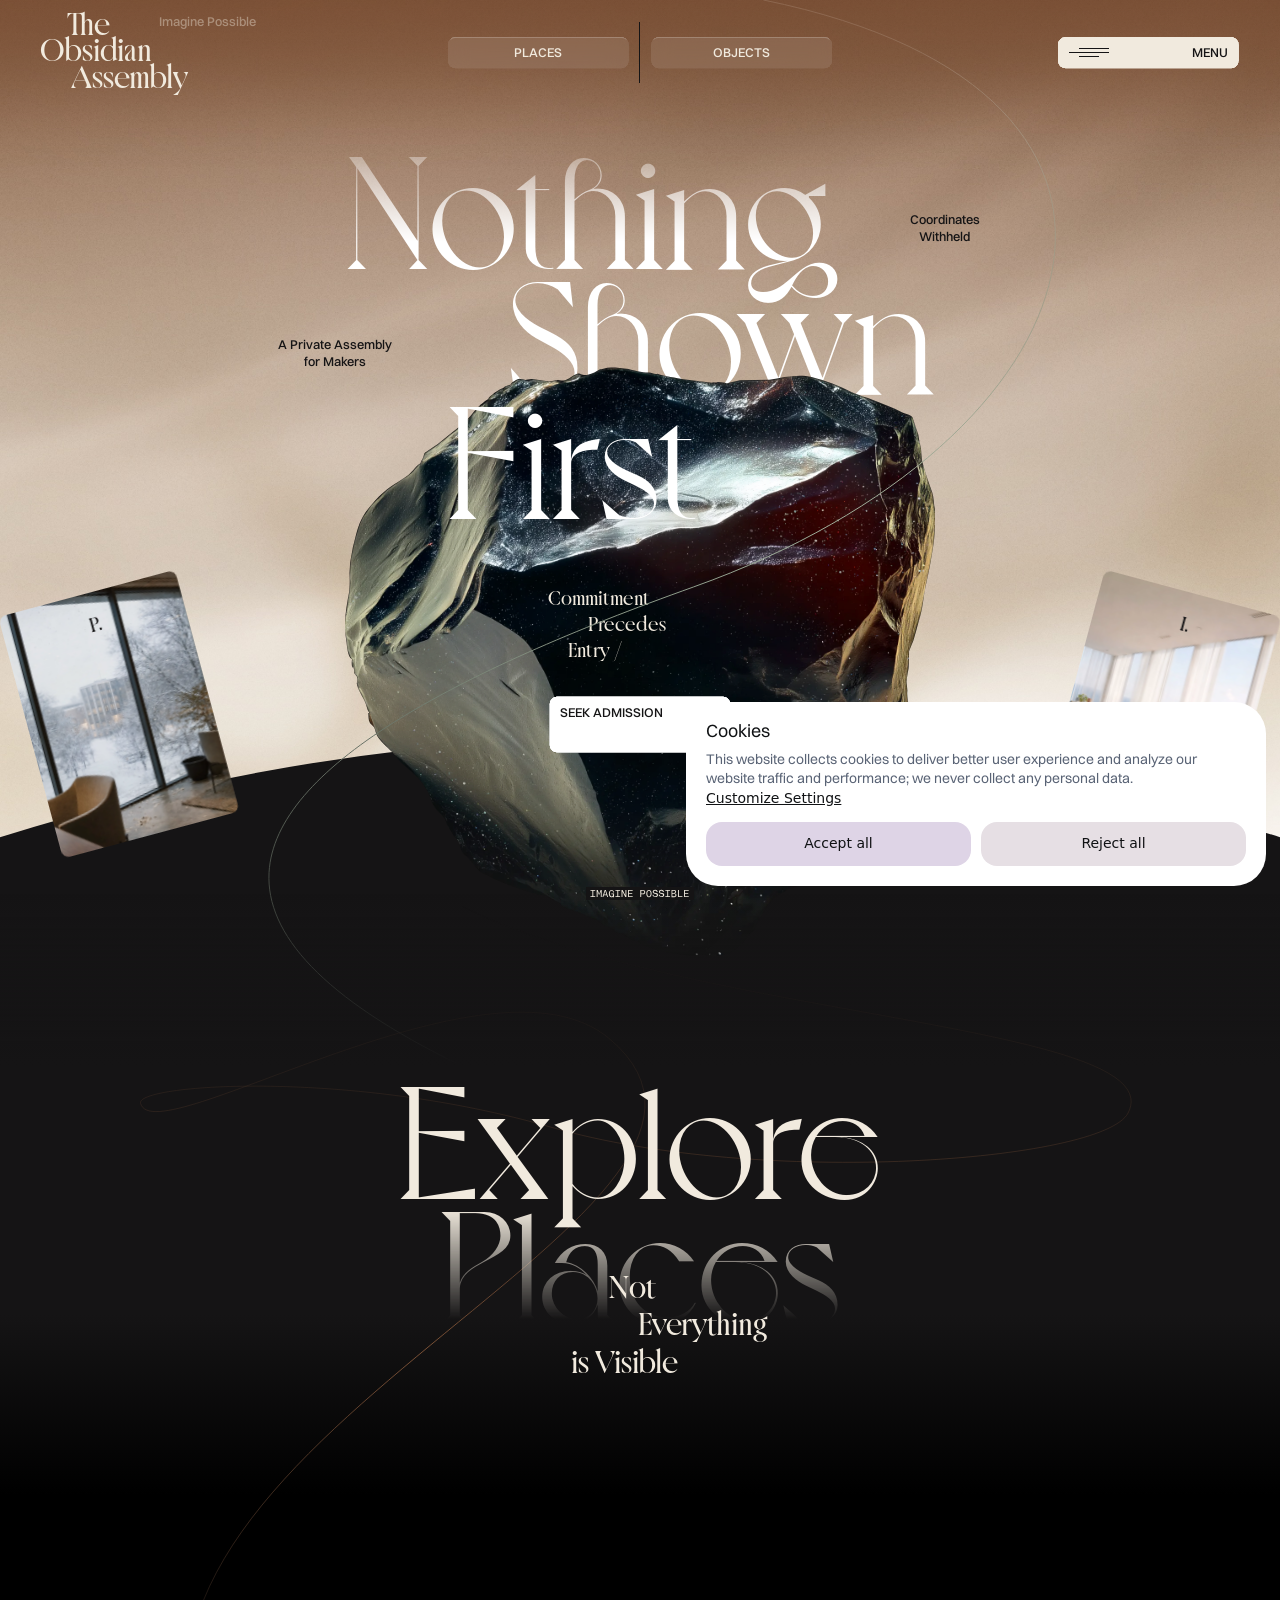
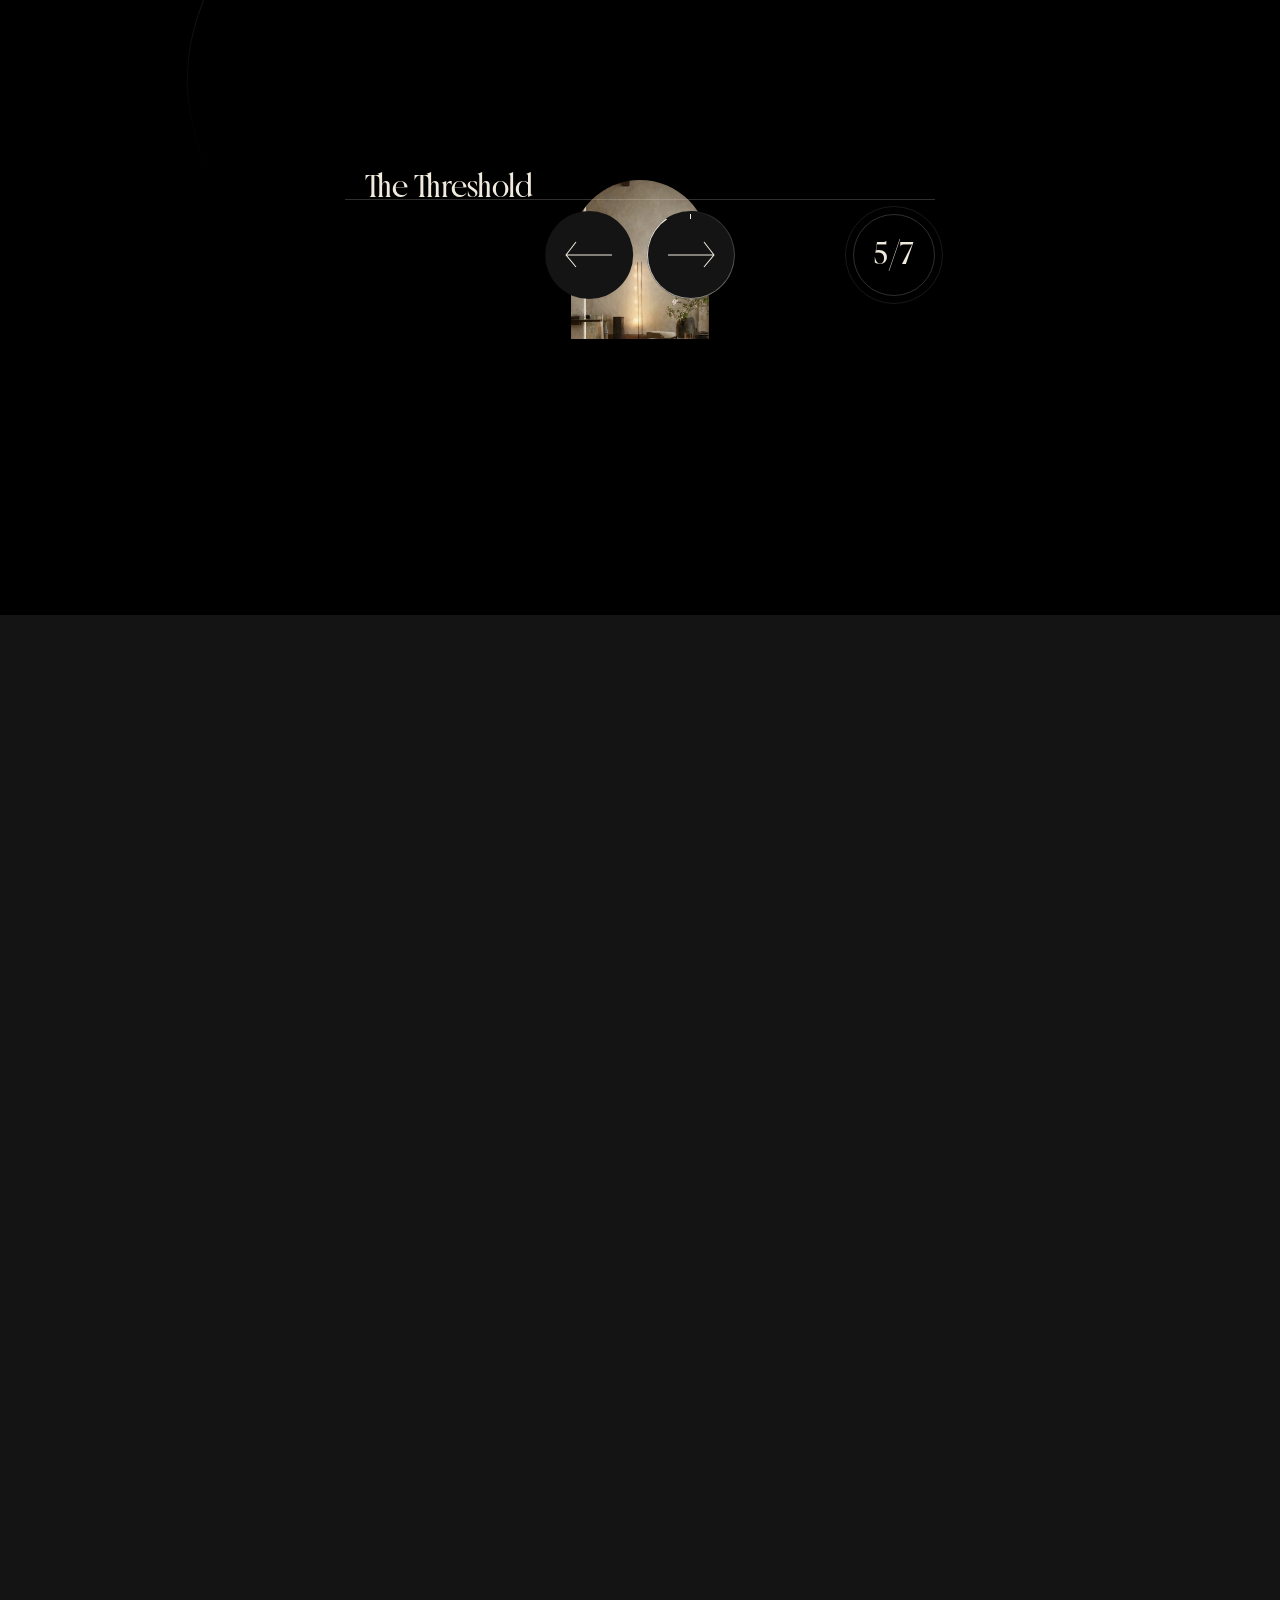
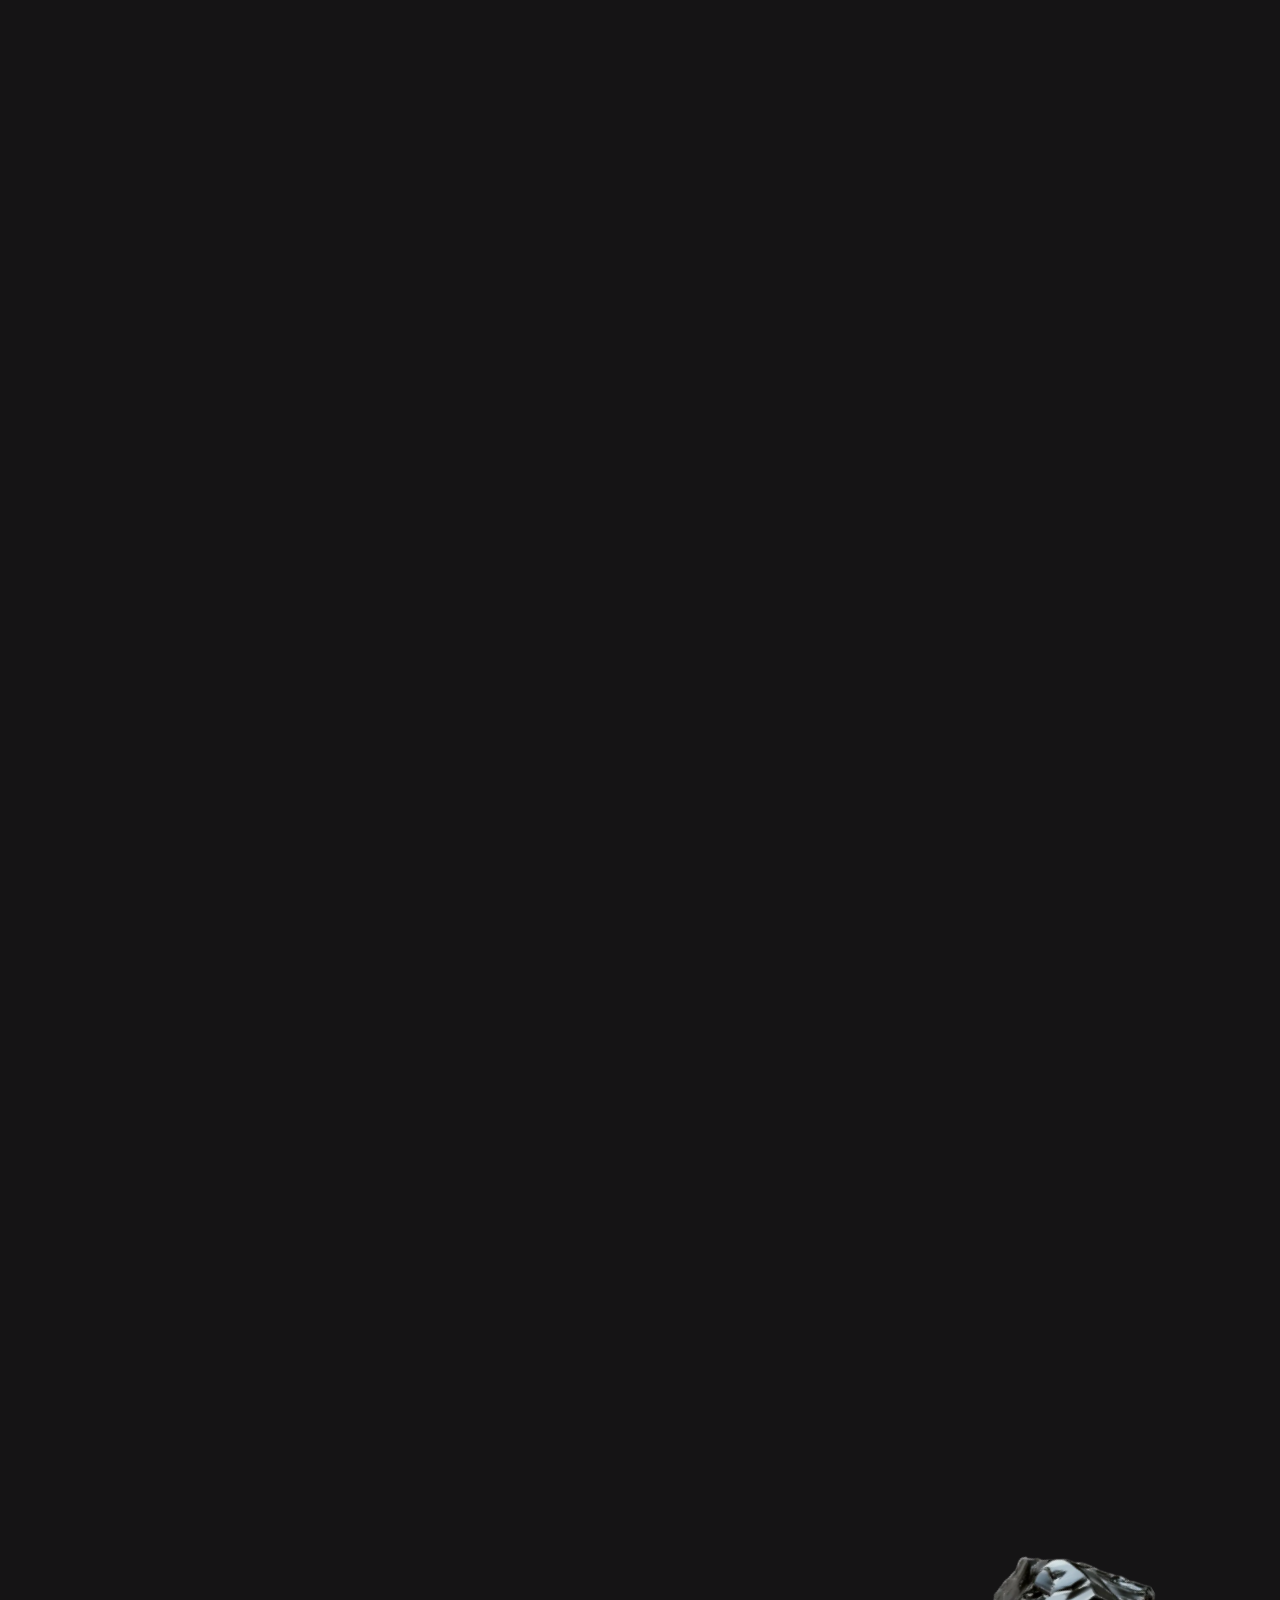
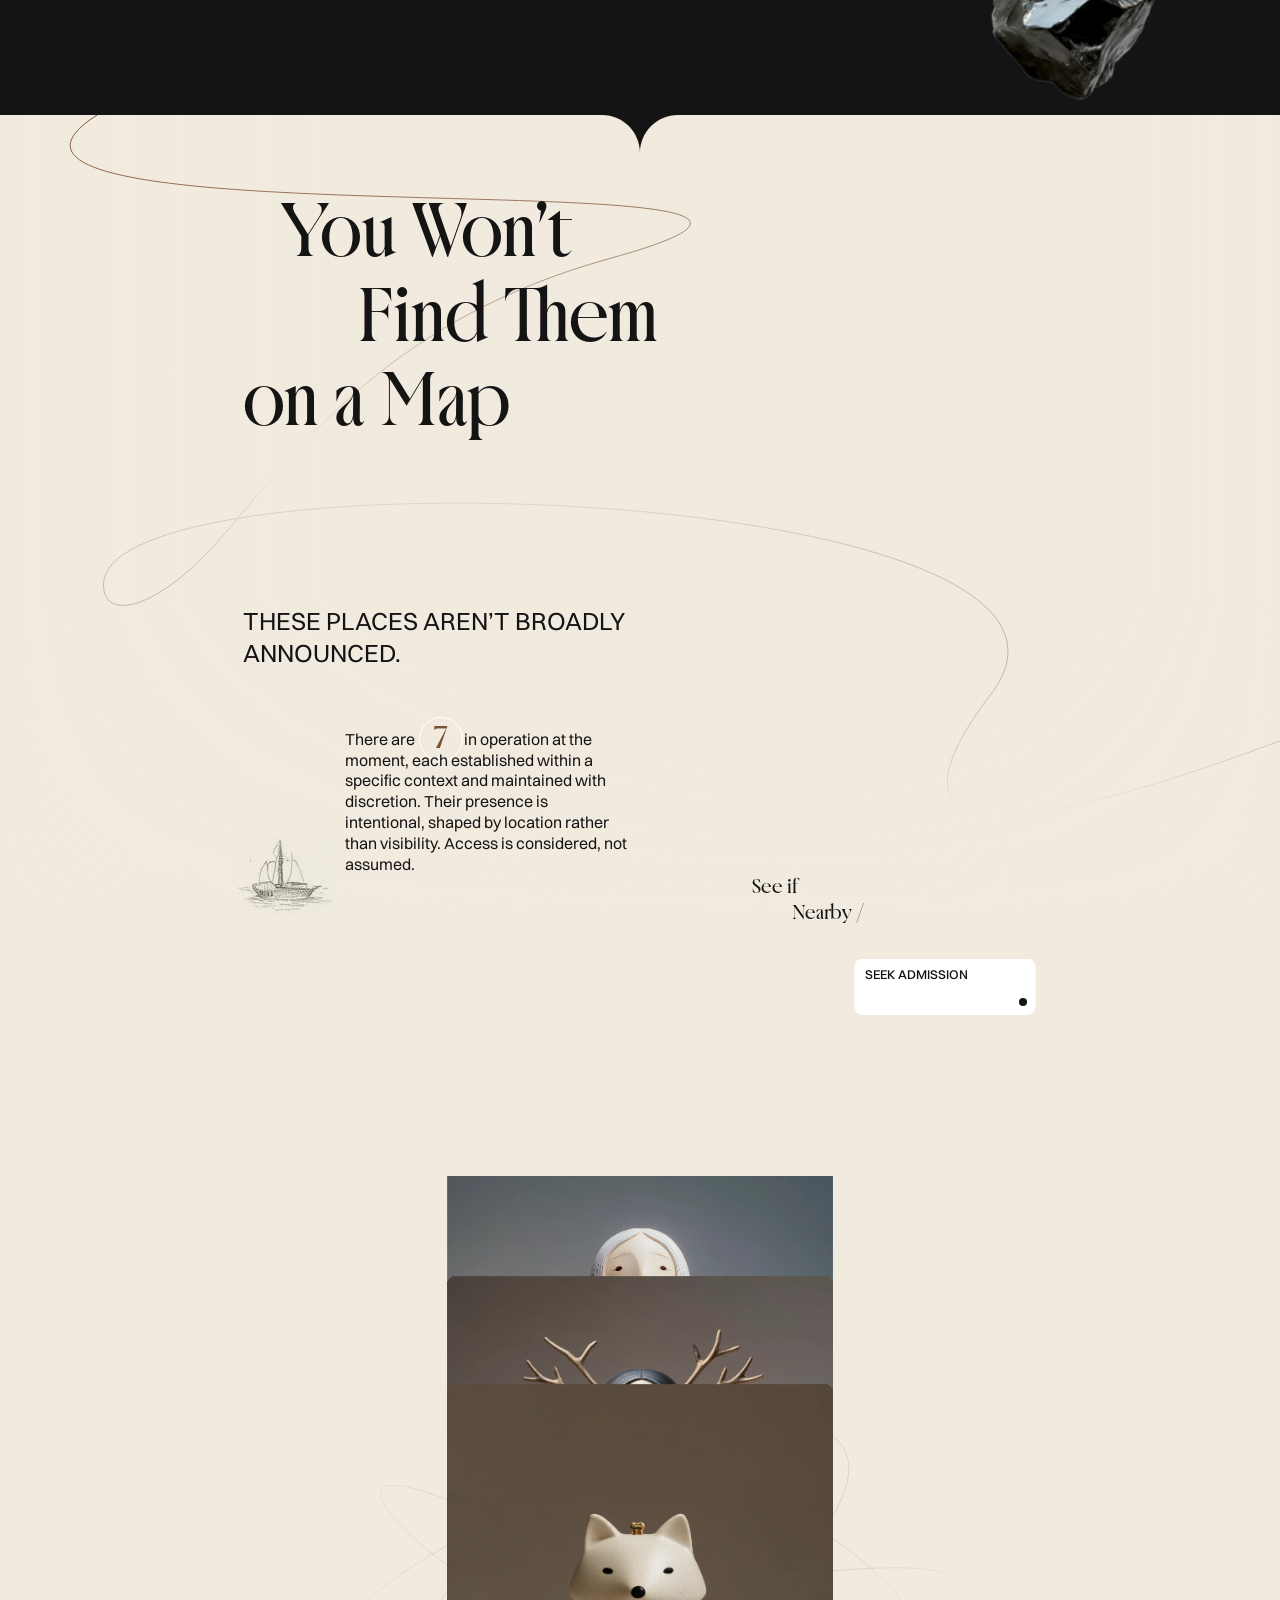
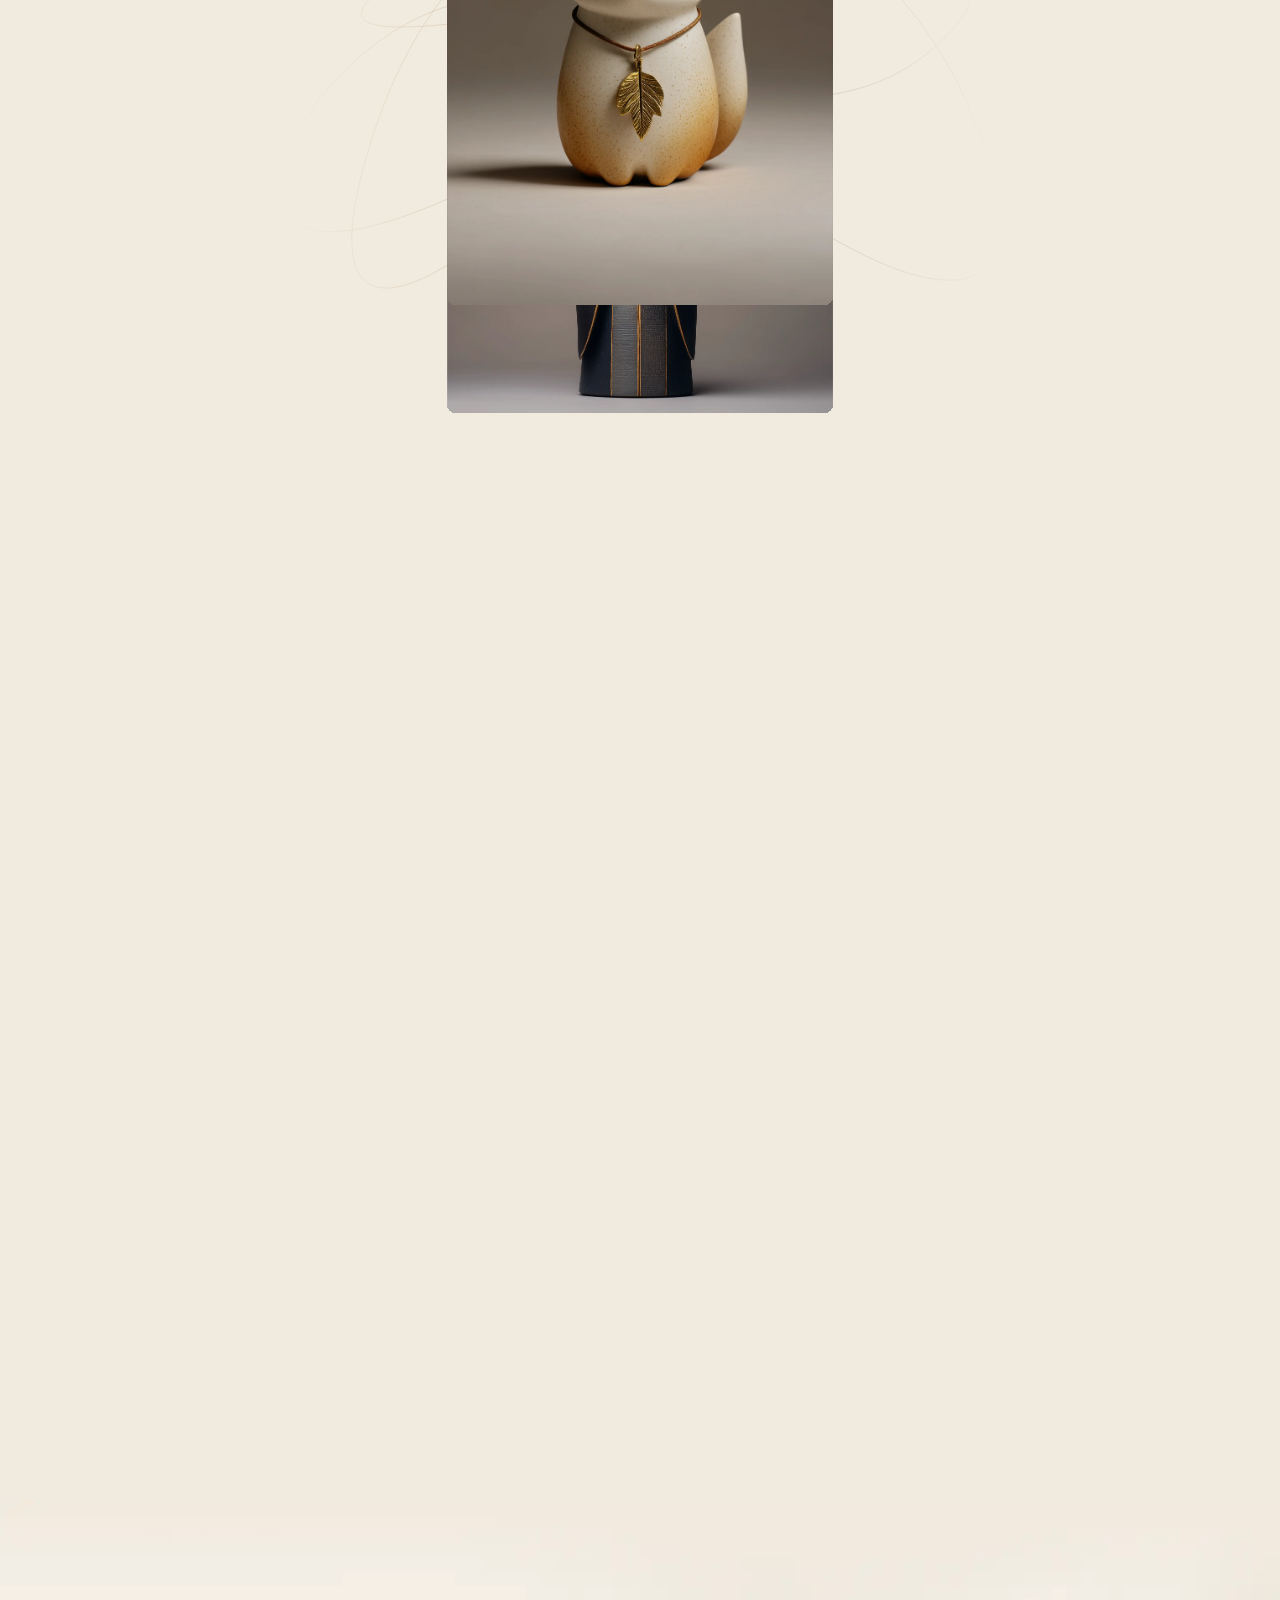
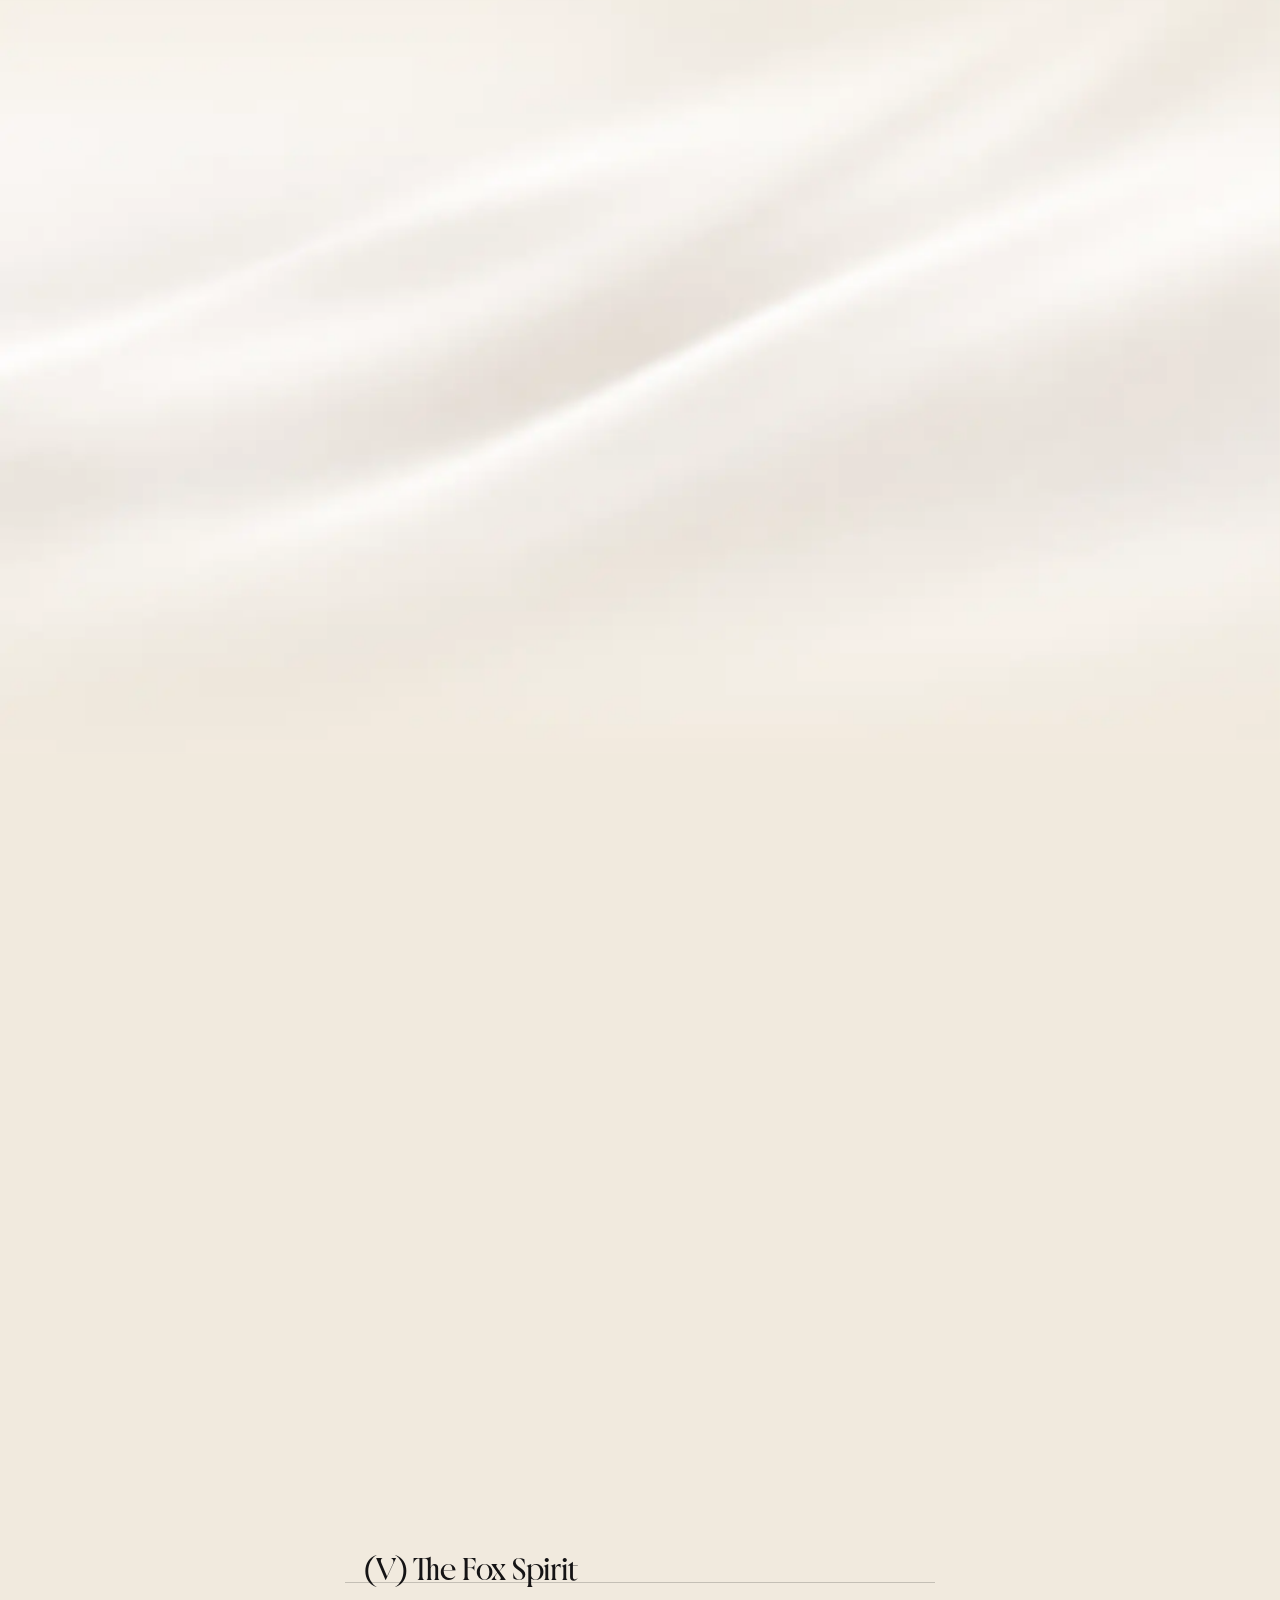
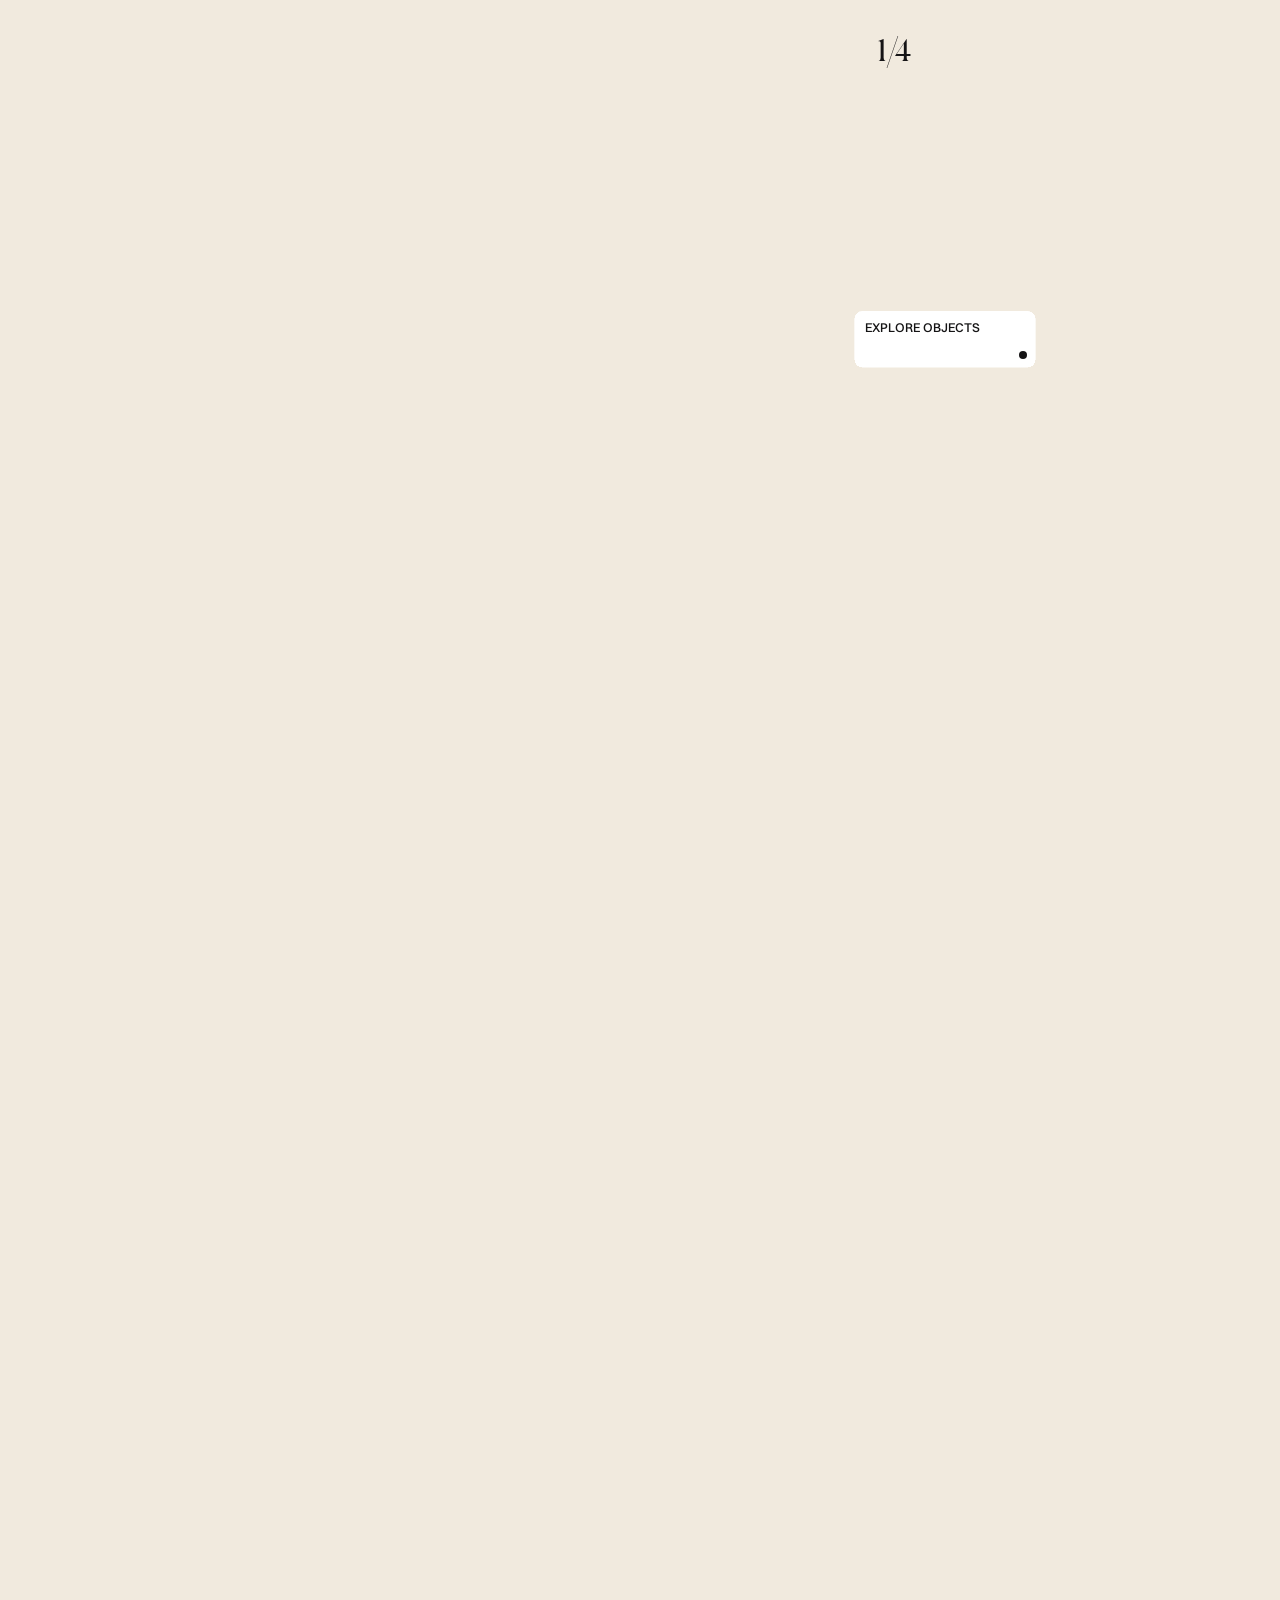
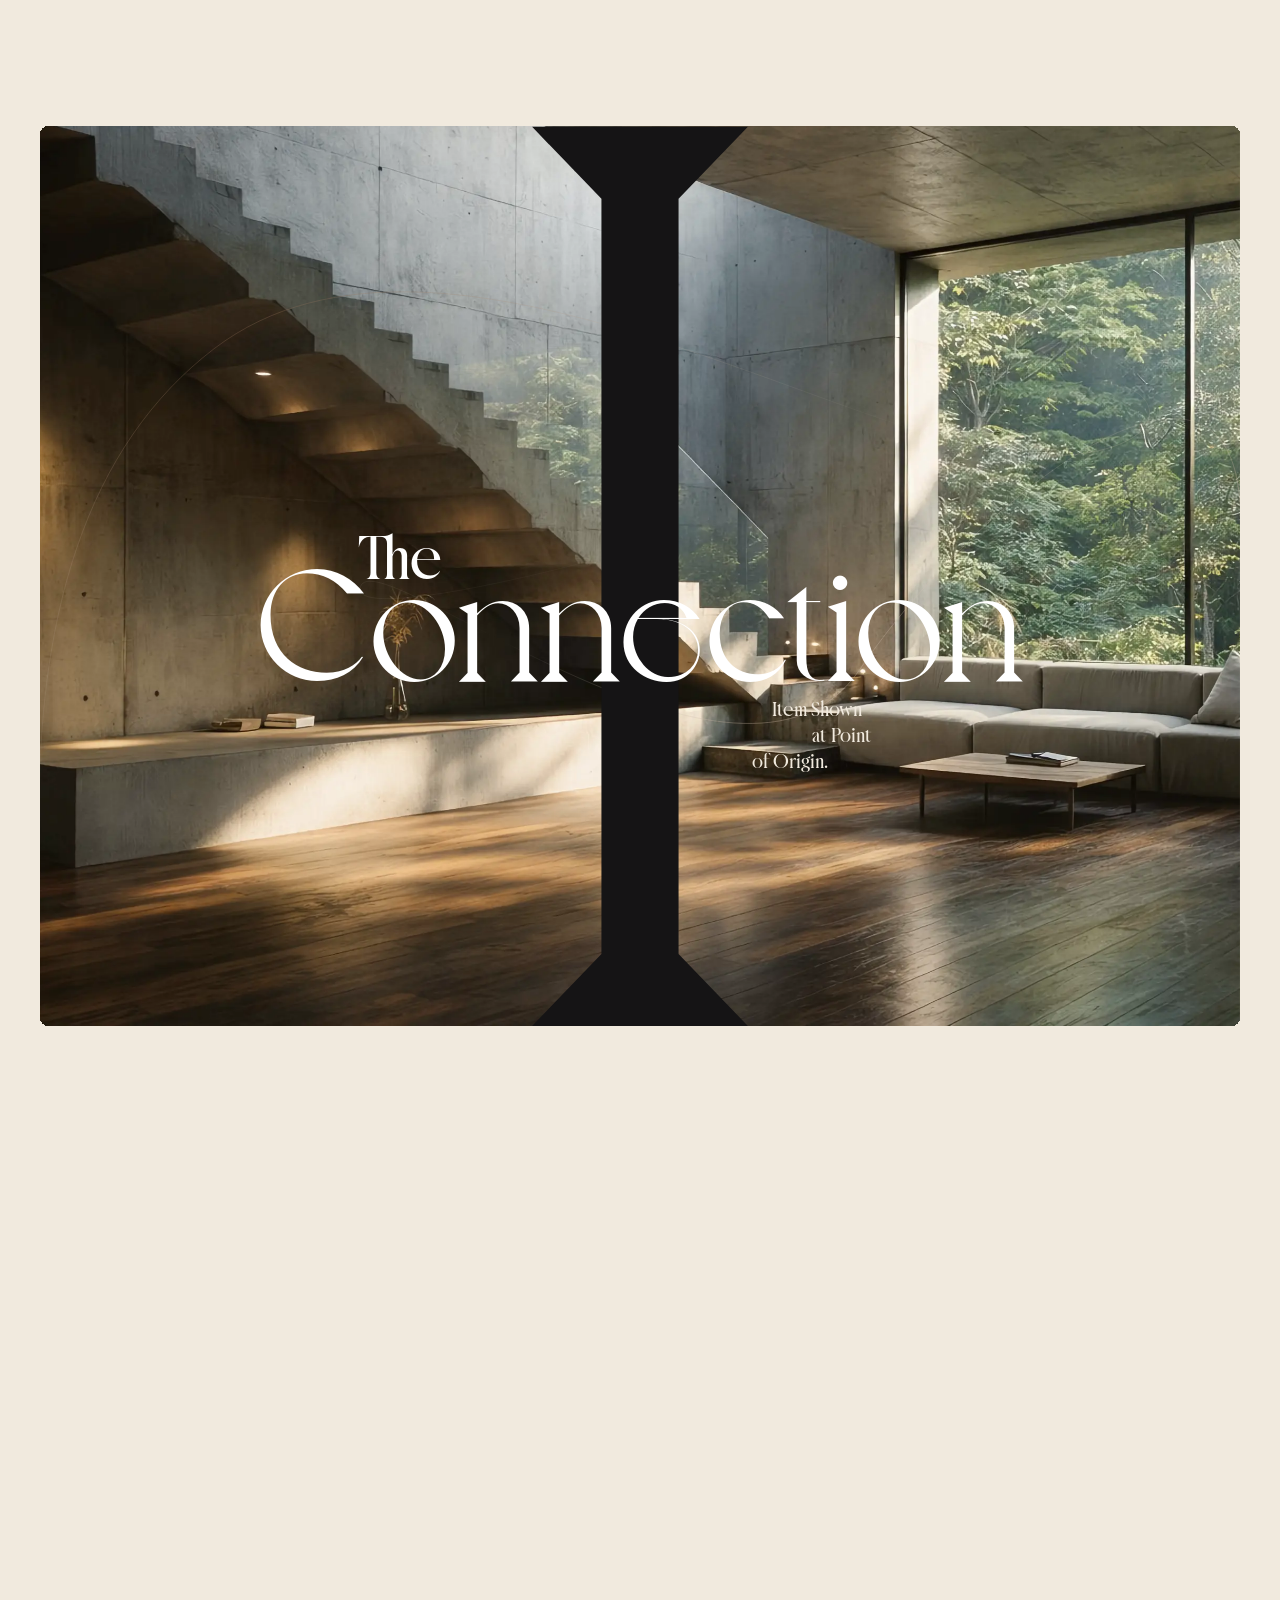
<file: index.html>
<!DOCTYPE html>
<html  lang="en">
<head><meta charset="utf-8">
<meta name="viewport" content="width=device-width, initial-scale=1, viewport-fit=cover">
<title>The Obsidian Assembly</title>
<meta name="theme-color" content="#151415">
<meta name="color-scheme" content="dark">
<link rel="shortcut icon" type="image/x-icon" href="fav/favicon.ico" sizes="16x16 24x24 32x32 48x48 64x64">
<link rel="apple-touch-icon" href="fav/apple-touch-icon-57x57.png" sizes="57x57">
<link rel="apple-touch-icon-precomposed" href="fav/apple-touch-icon-57x57.png" sizes="57x57">
<link rel="apple-touch-icon" href="fav/apple-touch-icon-72x72.png" sizes="72x72">
<link rel="apple-touch-icon" href="fav/apple-touch-icon-114x114.png" sizes="114x114">
<link rel="apple-touch-icon" href="fav/apple-touch-icon-120x120.png" sizes="120x120">
<link rel="apple-touch-icon" href="fav/apple-touch-icon-144x144.png" sizes="144x144">
<link rel="apple-touch-icon" href="fav/apple-touch-icon-152x152.png" sizes="152x152">
<link rel="msapplication-TileImage" href="fav/mstile-144x144.png">
<meta name="description" content="The Obsidian Assembly is an independent organization coordinating distributed spaces, operations, and product development across multiple locations.">
<meta name="twitter:card" content="summary_large_image">
<meta name="twitter:title" content="The Obsidian Assembly">
<meta name="twitter:description" content="The Obsidian Assembly is an independent organization coordinating distributed spaces, operations, and product development across multiple locations.">
<meta name="twitter:image" content="/share-screen.jpg">
<meta property="og:title" content="The Obsidian Assembly">
<meta property="og:description" content="The Obsidian Assembly is an independent organization coordinating distributed spaces, operations, and product development across multiple locations.">
<meta property="og:image" content="/share-screen.jpg">
<meta property="og:image" content="/share-screen.jpg">
<style>header[data-v-81ce8483]{background-image:linear-gradient(180deg,rgba(var(--c-brown-rgb),.6) 0,rgba(var(--c-brown-rgb),.57) 17%,rgba(var(--c-brown-rgb),.48) 31%,rgba(var(--c-brown-rgb),.36) 44%,rgba(var(--c-brown-rgb),.24) 56%,rgba(var(--c-brown-rgb),.12) 69%,rgba(var(--c-brown-rgb),.03) 83%,rgba(var(--c-brown-rgb),0) 100%);color:var(--c-yellow);left:0;padding-bottom:var(--h1);padding-top:var(--mm);pointer-events:none;position:fixed;top:0;width:100%;z-index:102}header .-w[data-v-81ce8483]{transform:translateZ(0) skew(0deg,deg);transform-origin:0 100%;transition:transform 1.5s var(--f-cubic)}header .-w a[data-v-81ce8483]{--width:2;color:var(--c-yellow);display:flex;flex-direction:column;justify-self:start;pointer-events:all;position:relative;transition:color .9s var(--f-cubic)}header .-w a .-h5[data-v-81ce8483]{display:block;line-height:.85}header .-w a .the[data-v-81ce8483]{margin-left:.85em}header .-w a .assembly[data-v-81ce8483]{margin-left:1em}header .-w a .-mm[data-v-81ce8483]{color:rgba(var(--c-yellow-rgb),.4);left:80%;position:absolute;top:0;transition:color .9s var(--f-cubic);white-space:nowrap}header .-w .sep[data-v-81ce8483]{--width:2;--left:3;align-self:center;background-color:var(--c-black);display:block;height:var(--h2);justify-self:center;width:1px}header .-w[data-v-81ce8483] >.button{--width:2;align-self:center;pointer-events:all}header .-w[data-v-81ce8483] .places{--left:2}header .-w[data-v-81ce8483] .objects{--left:4}header .-w[data-v-81ce8483] .request{--left:4;opacity:0;pointer-events:none;transition:translate .9s var(--f-cubic),opacity .3s var(--f-cubic),background-color .9s var(--f-cubic);translate:0 -100%}header .-w .menu-wrap[data-v-81ce8483]{--left:5;--width:2;align-self:center;display:flex;pointer-events:all}header .-w .menu-wrap[data-v-81ce8483]:before{content:"";display:block;flex-basis:0;flex-grow:0;flex-shrink:1;padding-right:0;transition:flex-grow .9s var(--f-cubic),padding-right .9s var(--f-cubic)}header .-w .menu-wrap[data-v-81ce8483] .button{align-items:center;display:flex;flex-basis:0;flex-grow:2;flex-shrink:1;justify-content:center;max-height:calc(var(--mm) + var(--g-gap)/3*2 + 4px);transition:flex-grow .9s var(--f-cubic),background-color .9s var(--f-cubic)}header .-w .menu-wrap[data-v-81ce8483] .button>*{grid-area:1/1}header .-w .menu-wrap[data-v-81ce8483] .button .menu-icon{background-image:linear-gradient(to right,var(--c-yellow) 50%,var(--c-black) 50%);background-position:100%;background-repeat:no-repeat;background-size:200% 1px;display:flex;flex-direction:column;gap:calc(var(--mm)/2);justify-content:space-between;left:0;position:absolute;transition:left .9s var(--f-cubic),translate .9s var(--f-cubic),background-position .9s var(--f-cubic);translate:calc(var(--g-gap)/2);width:2rem}header .-w .menu-wrap[data-v-81ce8483] .button .menu-icon:after,header .-w .menu-wrap[data-v-81ce8483] .button .menu-icon:before{background-image:linear-gradient(to right,var(--c-yellow) 25%,var(--c-black) 25%,var(--c-black) 50%,var(--c-yellow) 50%,var(--c-yellow) 75%,var(--c-black) 75%);content:"";display:block;height:1px;transition:background-position .9s var(--f-cubic);width:100%}header .-w .menu-wrap[data-v-81ce8483] .button .menu-icon:before{background-position:25%;background-size:400% 1px}header .-w .menu-wrap[data-v-81ce8483] .button .menu-icon:after{background-position:25%;background-size:200% 1px}header .-w .menu-wrap[data-v-81ce8483] .button .text{margin-left:auto;opacity:1;text-align:center;transition:opacity .9s var(--f-cubic),translate .9s var(--f-cubic),color .3s var(--f-cubic);translate:0 0;white-space:nowrap}header .-w .menu-wrap[data-v-81ce8483] .button:hover .menu-icon{background-position:0}header .-w .menu-wrap[data-v-81ce8483] .button:hover .menu-icon:before{background-position:75%}header .-w .menu-wrap[data-v-81ce8483] .button:hover .menu-icon:after{background-position:100%}header.-scrolled .-w[data-v-81ce8483] .request{opacity:1;pointer-events:all;transition:translate .9s var(--f-cubic-in),opacity .9s var(--f-cubic-in),background-color .9s var(--f-cubic);translate:0 0}header.-scrolled .-w .menu-wrap[data-v-81ce8483]:before{flex-grow:1;padding-right:calc(var(--g-gap)*2)}header.-scrolled .-w .menu-wrap[data-v-81ce8483] .button{flex-grow:1}header.-scrolled .-w .menu-wrap[data-v-81ce8483] .button .menu-icon{left:50%;translate:-50%}header.-scrolled .-w .menu-wrap[data-v-81ce8483] .button .text{opacity:0;translate:0 -100%}header.-dark .-w a[data-v-81ce8483]{color:var(--c-black)}header.-dark .-w a .-mm[data-v-81ce8483]{color:rgba(var(--c-black-rgb),.4)}header.-dark .-w a[data-v-81ce8483]:hover{color:var(--c-brown)}header.-dark .-w[data-v-81ce8483] >.button .text{color:var(--c-black)}html:not(.-ready) header .-w[data-v-81ce8483]{transform:translate3d(0,-150%,0) skew(-10deg,-5deg)}html.-loaded header .-w[data-v-81ce8483]{transition:transform 2.1s var(--f-cubic-in)}html.-loaded.-ready header.-hidden .-w[data-v-81ce8483]{transform:translate3d(0,-150%,0) skew(0deg,0deg);transition:transform 1.5s var(--f-fast)}@media (min-width:1024px){header .-w a[data-v-81ce8483]:hover{color:var(--c-white)}header .-w .sep[data-v-81ce8483]{--left:6}header .-w[data-v-81ce8483] >.button{--width:2}header .-w[data-v-81ce8483] .places{--left:5}header .-w[data-v-81ce8483] .objects{--left:7}header .-w[data-v-81ce8483] .request{--left:10}header .-w .menu-wrap[data-v-81ce8483]{--left:11}header .-w .menu-wrap[data-v-81ce8483] .button{max-height:none}}.full-screen-menu[data-v-81ce8483]{height:100%;left:0;position:absolute;top:calc(var(--top-position)*1px);width:100%;z-index:90}.full-screen-menu .overlay[data-v-81ce8483]{background-color:rgba(var(--c-grey-rgb),.8);display:block;inset:0 0 calc(var(--vh, 1vh)*-13) 0;position:absolute}.full-screen-menu .oy[data-v-81ce8483]{align-items:stretch;display:flex;justify-content:stretch;min-height:100%;overflow:hidden}.full-screen-menu .oy .-w[data-v-81ce8483]{box-sizing:border-box;flex-grow:1;min-height:100%;padding-bottom:var(--h5);padding-top:var(--h5);pointer-events:none;position:relative}.full-screen-menu .oy .-w[data-v-81ce8483]>*{pointer-events:all}.full-screen-menu .oy .-w .button-close[data-v-81ce8483]{--width:2;align-self:start;background-color:rgba(var(--c-white-rgb),.1);border-radius:.4rem;margin-top:calc(var(--col)/2 - var(--h4)/2);opacity:1;position:relative;transform:translateZ(0);transition:background-color 2.1s var(--f-cubic),opacity 1.5s var(--f-cubic);z-index:100}.full-screen-menu .oy .-w .button-close span[data-v-81ce8483]{color:rgba(var(--c-yellow-rgb),.2);font-family:var(--font-b-regular);transform:translateZ(0);transition:color 1.5s var(--f-cubic)}.full-screen-menu .oy .-w .close[data-v-81ce8483]{--left:6;align-self:start;cursor:pointer;display:grid;overflow:hidden;padding:50% 0;place-items:center;position:relative;width:100%;z-index:100}.full-screen-menu .oy .-w .close[data-v-81ce8483]:after,.full-screen-menu .oy .-w .close[data-v-81ce8483]:before{background-color:var(--c-yellow);content:"";display:block;grid-area:1/1;height:1px;transition:width .9s var(--f-cubic);width:100%}.full-screen-menu .oy .-w .close[data-v-81ce8483]:before{transform:rotate(-45deg) translate(0)}.full-screen-menu .oy .-w .close[data-v-81ce8483]:after{transform:rotate(45deg) translate(0)}.full-screen-menu .oy .-w .underlay[data-v-81ce8483]{--left:1;--width:6;align-items:center;align-self:center;display:flex;height:0;justify-content:center;position:relative;width:100%}.full-screen-menu .oy .-w .underlay div[data-v-81ce8483]{background-color:var(--c-black);-webkit-mask-image:url(images/main/mask-fade-4.webp);mask-image:url(images/main/mask-fade-4.webp);-webkit-mask-size:100%;mask-size:100%;opacity:1;padding:50% 0;pointer-events:none;scale:2;width:100%}.full-screen-menu .oy .-w .underlay div[data-v-81ce8483],.full-screen-menu .oy .-w .underlay div[data-v-81ce8483]:before{-webkit-mask-position:center;mask-position:center;-webkit-mask-repeat:no-repeat;mask-repeat:no-repeat;transform:translateZ(0)}.full-screen-menu .oy .-w .underlay div[data-v-81ce8483]:before{background-image:url(images/home/stone-wall.webp);background-repeat:repeat;background-size:50%;content:"";display:block;inset:0;-webkit-mask-image:url(images/main/mask-fade-20.webp);mask-image:url(images/main/mask-fade-20.webp);-webkit-mask-size:100% 50%;mask-size:100% 50%;position:absolute}.full-screen-menu .oy .-w nav[data-v-81ce8483]{--left:1;--width:6;align-self:center;display:grid;gap:var(--g-gap);grid-template-columns:repeat(6,1fr);grid-template-rows:2fr auto auto auto auto auto 2fr;position:relative;row-gap:0}.full-screen-menu .oy .-w nav .guy[data-v-81ce8483]{align-self:center;display:grid;grid-column-end:5;grid-column-start:3;grid-row-end:2;grid-row-start:1;justify-self:center;place-items:center}.full-screen-menu .oy .-w nav .guy[data-v-81ce8483]:after,.full-screen-menu .oy .-w nav .guy[data-v-81ce8483]:before{align-self:end;border-radius:50%;content:"";display:block;grid-area:1/1;opacity:1;scale:1;transform-origin:50% 150%}.full-screen-menu .oy .-w nav .guy[data-v-81ce8483]:before{border:1px solid rgba(var(--c-yellow-rgb),.1);margin-bottom:5%;padding:30% 0;width:60%}.full-screen-menu .oy .-w nav .guy[data-v-81ce8483]:after{border:1px solid rgba(var(--c-yellow-rgb),.2);padding:40% 0;width:80%}.full-screen-menu .oy .-w nav .guy figure[data-v-81ce8483]{grid-area:1/1;opacity:1;position:relative;scale:1;transform-origin:50% 50%;width:2.5rem}.full-screen-menu .oy .-w nav .guy span[data-v-81ce8483]{color:var(--c-white)}.full-screen-menu .oy .-w nav .guy span[data-v-81ce8483] .-s-char{opacity:1}.full-screen-menu .oy .-w nav a[data-v-81ce8483],.full-screen-menu .oy .-w nav>span[data-v-81ce8483]{border-radius:var(--g-gap);color:var(--c-white);flex-wrap:nowrap;font-family:var(--font-t-2);grid-column-end:9;justify-content:center;justify-self:center;margin-bottom:-.1em;margin-top:-.1em;opacity:1;overflow:hidden;padding-bottom:calc(var(--mm)/2);padding-left:var(--p);padding-right:var(--p);position:relative;transform:translateZ(0)}.full-screen-menu .oy .-w nav a[data-v-81ce8483] .-s-char,.full-screen-menu .oy .-w nav>span[data-v-81ce8483] .-s-char{position:relative;transform:translateZ(0);transition:translate calc(.9s + var(--char-index)*.15s) var(--f-cubic);translate:0 0}.full-screen-menu .oy .-w nav a.back-home[data-v-81ce8483]{grid-column-end:6;grid-column-start:2;grid-row-end:3;grid-row-start:2}.full-screen-menu .oy .-w nav a.places[data-v-81ce8483]{grid-column-end:5;grid-column-start:1;grid-row-end:4;grid-row-start:3}.full-screen-menu .oy .-w nav a.objects[data-v-81ce8483]{grid-column-end:7;grid-column-start:3;grid-row-end:5;grid-row-start:4}.full-screen-menu .oy .-w nav a.about[data-v-81ce8483]{grid-column-end:6;grid-column-start:2;grid-row-end:6;grid-row-start:5}.full-screen-menu .oy .-w nav>span.contacts[data-v-81ce8483]{cursor:not-allowed;grid-column-end:5;grid-column-start:1;grid-row-end:7;grid-row-start:6}.full-screen-menu .oy .-w nav>span.contacts[data-v-81ce8483]:after{background-color:var(--c-white);content:"";display:block;height:1px;inset:60% 0 auto 0;position:absolute;scale:1 1;transform-origin:0 50%;transition:scale .9s var(--f-cubic)}.full-screen-menu .oy .-w nav a.people[data-v-81ce8483]{grid-column-end:7;grid-column-start:2;grid-row-end:8;grid-row-start:7}.-t-menu-enter-active .overlay[data-v-81ce8483]{transition:background-color 1.5s var(--f-fast)}.-t-menu-enter-active .oy .-w .close[data-v-81ce8483]:after,.-t-menu-enter-active .oy .-w .close[data-v-81ce8483]:before{transition:width .9s var(--f-cubic),transform 1.5s var(--f-fast)}.-t-menu-enter-active .oy .-w .underlay[data-v-81ce8483]{transition:opacity 2.1s var(--f-smooth)}.-t-menu-enter-active .oy .-w nav .guy[data-v-81ce8483]:after,.-t-menu-enter-active .oy .-w nav .guy[data-v-81ce8483]:before{transition:scale 1.5s var(--f-fast),opacity 1.5s var(--f-fast)}.-t-menu-enter-active .oy .-w nav .guy[data-v-81ce8483]:before{transition-delay:.15s}.-t-menu-enter-active .oy .-w nav .guy[data-v-81ce8483]:after{transition-delay:.3s}.-t-menu-enter-active .oy .-w nav .guy figure[data-v-81ce8483]{transition:scale 1.5s var(--f-cubic),opacity 1.5s var(--f-cubic)}.-t-menu-enter-active .oy .-w nav .guy span[data-v-81ce8483] .-s-char{transition:opacity 1.5s var(--f-cubic);transition-delay:calc(var(--char-random)*75ms)}.-t-menu-enter-active .oy .-w nav a[data-v-81ce8483],.-t-menu-enter-active .oy .-w nav span[data-v-81ce8483]{transition:transform calc(.9s + var(--l-delay)*.15s) var(--f-cubic),opacity calc(.9s + var(--l-delay)*.15s) var(--f-cubic)}.-t-menu-enter-from .overlay[data-v-81ce8483]{background-color:rgba(var(--c-grey-rgb),0)}.-t-menu-enter-from .oy .-w .button-close[data-v-81ce8483]{opacity:0}.-t-menu-enter-from .oy .-w .close[data-v-81ce8483]:before{transform:rotate(-45deg) translate(150%)}.-t-menu-enter-from .oy .-w .close[data-v-81ce8483]:after{transform:rotate(45deg) translate(-150%)}.-t-menu-enter-from .oy .-w .underlay[data-v-81ce8483]{opacity:0}.-t-menu-enter-from .oy .-w nav .guy figure[data-v-81ce8483],.-t-menu-enter-from .oy .-w nav .guy[data-v-81ce8483]:after,.-t-menu-enter-from .oy .-w nav .guy[data-v-81ce8483]:before{opacity:0;scale:0}.-t-menu-enter-from .oy .-w nav .guy span[data-v-81ce8483] .-s-char{opacity:0}.-t-menu-enter-from .oy .-w nav a[data-v-81ce8483],.-t-menu-enter-from .oy .-w nav span[data-v-81ce8483]{opacity:0;transform:translate3d(0,100%,0)}.-t-menu-leave-active[data-v-81ce8483]{pointer-events:none}.-t-menu-leave-active .overlay[data-v-81ce8483]{transition:background-color 1.5s var(--f-cubic)}.-t-menu-leave-active .oy .-w[data-v-81ce8483]>*{pointer-events:none}.-t-menu-leave-active .oy .-w .close[data-v-81ce8483]:after,.-t-menu-leave-active .oy .-w .close[data-v-81ce8483]:before{transition:width .9s var(--f-cubic),transform 1.5s var(--f-cubic)}.-t-menu-leave-active .oy .-w .underlay[data-v-81ce8483]{transition:opacity 1.5s var(--f-smooth)}.-t-menu-leave-active .oy .-w nav .guy[data-v-81ce8483]:after,.-t-menu-leave-active .oy .-w nav .guy[data-v-81ce8483]:before{transition:scale 1.5s var(--f-cubic),opacity 1.5s var(--f-cubic)}.-t-menu-leave-active .oy .-w nav .guy[data-v-81ce8483]:after,.-t-menu-leave-active .oy .-w nav .guy[data-v-81ce8483]:before{transition-delay:0s}.-t-menu-leave-active .oy .-w nav .guy figure[data-v-81ce8483]{transition:scale 1.5s var(--f-cubic),opacity 1.5s var(--f-cubic)}.-t-menu-leave-active .oy .-w nav .guy span[data-v-81ce8483] .-s-char{transition:opacity 1.5s var(--f-cubic);transition-delay:calc(var(--char-random)*75ms)}.-t-menu-leave-active .oy .-w nav a[data-v-81ce8483],.-t-menu-leave-active .oy .-w nav span[data-v-81ce8483]{transition:transform .9s var(--f-cubic),opacity .9s var(--f-cubic)}.-t-menu-leave-to .overlay[data-v-81ce8483]{background-color:rgba(var(--c-grey-rgb),0)}.-t-menu-leave-to .oy .-w .button-close[data-v-81ce8483]{opacity:0}.-t-menu-leave-to .oy .-w .close[data-v-81ce8483]:before{transform:rotate(-45deg) translate(-150%)}.-t-menu-leave-to .oy .-w .close[data-v-81ce8483]:after{transform:rotate(45deg) translate(150%)}.-t-menu-leave-to .oy .-w .underlay[data-v-81ce8483]{opacity:0}.-t-menu-leave-to .oy .-w nav .guy figure[data-v-81ce8483],.-t-menu-leave-to .oy .-w nav .guy[data-v-81ce8483]:after,.-t-menu-leave-to .oy .-w nav .guy[data-v-81ce8483]:before{opacity:0;scale:0}.-t-menu-leave-to .oy .-w nav .guy span[data-v-81ce8483] .-s-char{opacity:0}.-t-menu-leave-to .oy .-w nav a[data-v-81ce8483],.-t-menu-leave-to .oy .-w nav span[data-v-81ce8483]{opacity:0;transform:translate3d(0,calc(50% + 20%*var(--l-delay)),0)}@media (min-width:1024px){.full-screen-menu[data-v-81ce8483]{overflow-x:hidden}.full-screen-menu .overlay[data-v-81ce8483]{inset:0 0 0 0;position:fixed}.full-screen-menu .oy .-w .button-close[data-v-81ce8483]{margin-top:calc(var(--col)/2 - var(--h2)/2)}.full-screen-menu .oy .-w .button-close[data-v-81ce8483]:hover{background-color:rgba(var(--c-white-rgb),.2)}.full-screen-menu .oy .-w .button-close:hover span[data-v-81ce8483]{color:rgba(var(--c-yellow-rgb),.4)}.full-screen-menu .oy .-w .close[data-v-81ce8483]{--left:12}.full-screen-menu .oy .-w .close[data-v-81ce8483]:hover:after,.full-screen-menu .oy .-w .close[data-v-81ce8483]:hover:before{width:120%}.full-screen-menu .oy .-w .underlay[data-v-81ce8483]{--left:3;--width:8}.full-screen-menu .oy .-w .underlay div[data-v-81ce8483]{scale:1}.full-screen-menu .oy .-w nav[data-v-81ce8483]{--left:3;--width:8;grid-template-columns:repeat(8,1fr);grid-template-rows:2fr auto auto auto auto 2fr;row-gap:var(--g-gap)}.full-screen-menu .oy .-w nav .guy[data-v-81ce8483]{grid-column-end:6;grid-column-start:4;margin-bottom:10%}.full-screen-menu .oy .-w nav a[data-v-81ce8483] .-s-char:after,.full-screen-menu .oy .-w nav>span[data-v-81ce8483] .-s-char:after{color:var(--c-white);content:attr(data-split-content);display:inline-block;inset:0;position:absolute;rotate:60deg;scale:1.5;transform-origin:0 100%;transition:scale calc(.9s + var(--char-index)*.15s) var(--f-cubic),rotate calc(.9s + var(--char-index)*.15s) var(--f-cubic);translate:0 105%}.full-screen-menu .oy .-w nav a[data-v-81ce8483]:hover .-s-char,.full-screen-menu .oy .-w nav>span[data-v-81ce8483]:hover .-s-char{translate:0 -105%}.full-screen-menu .oy .-w nav a[data-v-81ce8483]:hover .-s-char:after,.full-screen-menu .oy .-w nav>span[data-v-81ce8483]:hover .-s-char:after{rotate:0deg;scale:1}.full-screen-menu .oy .-w nav a.places[data-v-81ce8483]{grid-column-end:6;grid-column-start:2;grid-row-end:3;grid-row-start:2}.full-screen-menu .oy .-w nav a.objects[data-v-81ce8483]{grid-column-end:8;grid-column-start:4;grid-row-end:4;grid-row-start:3}.full-screen-menu .oy .-w nav a.about[data-v-81ce8483]{grid-column-end:5;grid-column-start:1;grid-row-end:5;grid-row-start:4}.full-screen-menu .oy .-w nav>span.contacts[data-v-81ce8483]{grid-column-end:9;grid-column-start:5;grid-row-end:5;grid-row-start:4}.full-screen-menu .oy .-w nav>span.contacts[data-v-81ce8483]:after{scale:0 1}.full-screen-menu .oy .-w nav>span.contacts[data-v-81ce8483]:hover:after{scale:1 1;transition:scale .9s var(--f-cubic-in)}.full-screen-menu .oy .-w nav a.people[data-v-81ce8483]{grid-column-end:7;grid-column-start:3;grid-row-end:6;grid-row-start:5}}.full-screen-form[data-v-81ce8483]{height:100%;left:0;position:absolute;top:calc(var(--top-position)*1px);width:100%;z-index:90}.full-screen-form .overlay[data-v-81ce8483]{background-color:rgba(var(--c-grey-rgb),.8);display:block;inset:0 0 calc(var(--vh, 1vh)*-13) 0;position:absolute}.full-screen-form .oy[data-v-81ce8483]{align-items:stretch;display:flex;justify-content:stretch;min-height:100%;overflow:hidden}.full-screen-form .oy .-w[data-v-81ce8483]{box-sizing:border-box;flex-grow:1;min-height:100%;padding-bottom:var(--h5);padding-top:var(--h5);pointer-events:none;position:relative}.full-screen-form .oy .-w[data-v-81ce8483]>*{pointer-events:all}.full-screen-form .oy .-w .button-close[data-v-81ce8483]{--width:2;align-self:start;background-color:rgba(var(--c-white-rgb),.1);border-radius:.4rem;margin-top:calc(var(--col)/2 - var(--h4)/2);opacity:1;position:relative;transform:translateZ(0);transition:background-image 2.1s var(--f-cubic),opacity 1.5s var(--f-cubic);z-index:100}.full-screen-form .oy .-w .button-close span[data-v-81ce8483]{color:rgba(var(--c-yellow-rgb),.2);font-family:var(--font-b-regular);transform:translateZ(0);transition:color 1.5s var(--f-cubic)}.full-screen-form .oy .-w .close[data-v-81ce8483]{--left:6;align-self:start;cursor:pointer;display:grid;overflow:hidden;padding:50% 0;place-items:center;position:relative;width:100%;z-index:100}.full-screen-form .oy .-w .close[data-v-81ce8483]:after,.full-screen-form .oy .-w .close[data-v-81ce8483]:before{background-color:var(--c-yellow);content:"";display:block;grid-area:1/1;height:1px;transition:width .9s var(--f-cubic);width:100%}.full-screen-form .oy .-w .close[data-v-81ce8483]:before{transform:rotate(-45deg) translate(0)}.full-screen-form .oy .-w .close[data-v-81ce8483]:after{transform:rotate(45deg) translate(0)}.full-screen-form .oy .-w .underlay[data-v-81ce8483]{--left:1;--width:6;--height:3;align-items:center;align-self:center;display:flex;height:0;justify-content:center;position:relative;width:100%}.full-screen-form .oy .-w .underlay div[data-v-81ce8483]{background-color:var(--c-yellow);-webkit-mask-image:url(images/main/mask-fade-4.webp);mask-image:url(images/main/mask-fade-4.webp);-webkit-mask-position:center;mask-position:center;-webkit-mask-repeat:no-repeat;mask-repeat:no-repeat;-webkit-mask-size:100%;mask-size:100%;opacity:1;padding:50% 0;pointer-events:none;scale:2;transform:translateZ(0);width:100%}.full-screen-form .oy .-w .underlay div figure[data-v-81ce8483]{inset:0;position:absolute}.full-screen-form .oy .-w form[data-v-81ce8483]{--left:1;--width:6;--height:3;align-self:center;display:grid;grid-template-columns:repeat(6,1fr);position:relative}.full-screen-form .oy .-w form .title[data-v-81ce8483]{grid-column-end:6;grid-column-start:2}.full-screen-form .oy .-w form .title span[data-v-81ce8483]:nth-child(2){margin-left:1em}.full-screen-form .oy .-w form .title span[data-v-81ce8483] .-s-char{opacity:1}.full-screen-form .oy .-w form .field[data-v-81ce8483]{grid-column-end:7;grid-column-start:1}.full-screen-form .oy .-w form .field[data-v-81ce8483]:has(input) input{grid-column-start:2}.full-screen-form .oy .-w form .field[data-v-81ce8483]:has(input) .placeholder{grid-column-start:2}.full-screen-form .oy .-w form .name[data-v-81ce8483] label span:nth-child(2){margin-left:1em}.full-screen-form .oy .-w form .city[data-v-81ce8483],.full-screen-form .oy .-w form .country[data-v-81ce8483],.full-screen-form .oy .-w form .tta[data-v-81ce8483]{grid-column-end:7;grid-column-start:1}.full-screen-form .oy .-w form .tta[data-v-81ce8483]{margin-top:var(--g-gap)}.full-screen-form .oy .-w form .agreement[data-v-81ce8483]{grid-column-end:6;grid-column-start:2;margin-top:var(--g-gap)}.full-screen-form .oy .-w form .agreement label[data-v-81ce8483]{align-items:flex-start;display:flex;flex-direction:column}.full-screen-form .oy .-w form .agreement label a[data-v-81ce8483]{color:var(--c-brown);margin-top:var(--m);text-decoration:underline}.full-screen-form .oy .-w form .agreement label a[data-v-81ce8483]:hover{text-decoration:none}.full-screen-form .oy .-w form .button-wrap[data-v-81ce8483]{grid-column-end:6;grid-column-start:2;margin-top:calc(var(--g-gap) + var(--mm))}.full-screen-form .oy .-w form .button-wrap[data-v-81ce8483] .button{width:100%}.-t-form-enter-active .overlay[data-v-81ce8483]{transition:background-color 1.5s var(--f-fast)}.-t-form-enter-active .oy .-w .close[data-v-81ce8483]:after,.-t-form-enter-active .oy .-w .close[data-v-81ce8483]:before{transition:width .9s var(--f-cubic),transform 1.5s var(--f-fast)}.-t-form-enter-active .oy .-w .underlay[data-v-81ce8483]{transition:opacity 2.1s var(--f-smooth)}.-t-form-enter-active .oy .-w form .title span[data-v-81ce8483] .-s-char{transition:opacity 1.5s var(--f-cubic);transition-delay:calc(var(--char-random)*75ms)}.-t-form-enter-active .oy .-w form .button-wrap[data-v-81ce8483],.-t-form-enter-active .oy .-w form .checkbox-wrap[data-v-81ce8483],.-t-form-enter-active .oy .-w form .field[data-v-81ce8483]{transition:transform calc(.9s + var(--l-delay)*.15s) var(--f-cubic),opacity calc(.9s + var(--l-delay)*.15s) var(--f-cubic)}.-t-form-enter-from .overlay[data-v-81ce8483]{background-color:rgba(var(--c-grey-rgb),0)}.-t-form-enter-from .oy .-w .button-close[data-v-81ce8483]{opacity:0}.-t-form-enter-from .oy .-w .close[data-v-81ce8483]:before{transform:rotate(-45deg) translate(150%)}.-t-form-enter-from .oy .-w .close[data-v-81ce8483]:after{transform:rotate(45deg) translate(-150%)}.-t-form-enter-from .oy .-w .underlay[data-v-81ce8483]{opacity:0}.-t-form-enter-from .oy .-w form .title span[data-v-81ce8483] .-s-char{opacity:0}.-t-form-enter-from .oy .-w form .button-wrap[data-v-81ce8483],.-t-form-enter-from .oy .-w form .checkbox-wrap[data-v-81ce8483],.-t-form-enter-from .oy .-w form .field[data-v-81ce8483]{opacity:0;transform:translate3d(0,var(--h1),0)}.-t-form-leave-active[data-v-81ce8483]{pointer-events:none}.-t-form-leave-active .overlay[data-v-81ce8483]{transition:background-color 1.5s var(--f-cubic)}.-t-form-leave-active .oy .-w[data-v-81ce8483]>*{pointer-events:none}.-t-form-leave-active .oy .-w .close[data-v-81ce8483]:after,.-t-form-leave-active .oy .-w .close[data-v-81ce8483]:before{transition:width .9s var(--f-cubic),transform 1.5s var(--f-cubic)}.-t-form-leave-active .oy .-w .underlay[data-v-81ce8483]{transition:opacity 1.5s var(--f-smooth)}.-t-form-leave-active .oy .-w form .title span[data-v-81ce8483] .-s-char{transition:opacity 1.5s var(--f-cubic);transition-delay:calc(var(--char-random)*75ms)}.-t-form-leave-active .oy .-w form .button-wrap[data-v-81ce8483],.-t-form-leave-active .oy .-w form .checkbox-wrap[data-v-81ce8483],.-t-form-leave-active .oy .-w form .field[data-v-81ce8483]{transition:transform .9s var(--f-cubic),opacity .9s var(--f-cubic)}.-t-form-leave-to .overlay[data-v-81ce8483]{background-color:rgba(var(--c-grey-rgb),0)}.-t-form-leave-to .oy .-w .button-close[data-v-81ce8483]{opacity:0}.-t-form-leave-to .oy .-w .close[data-v-81ce8483]:before{transform:rotate(-45deg) translate(-150%)}.-t-form-leave-to .oy .-w .close[data-v-81ce8483]:after{transform:rotate(45deg) translate(150%)}.-t-form-leave-to .oy .-w .underlay[data-v-81ce8483]{opacity:0}.-t-form-leave-to .oy .-w form .title span[data-v-81ce8483] .-s-char{opacity:0}.-t-form-leave-to .oy .-w form .button-wrap[data-v-81ce8483],.-t-form-leave-to .oy .-w form .checkbox-wrap[data-v-81ce8483],.-t-form-leave-to .oy .-w form .field[data-v-81ce8483]{opacity:0;transform:translate3d(0,calc(var(--h5) + var(--mm)*var(--l-delay)),0)}@media (min-width:1024px){.full-screen-form[data-v-81ce8483]{overflow-x:hidden}.full-screen-form .overlay[data-v-81ce8483]{inset:0 0 0 0;position:fixed}.full-screen-form .oy .-w .button-close[data-v-81ce8483]{margin-top:calc(var(--col)/2 - var(--h2)/2)}.full-screen-form .oy .-w .button-close[data-v-81ce8483]:hover{background-color:rgba(var(--c-white-rgb),.2)}.full-screen-form .oy .-w .button-close:hover span[data-v-81ce8483]{color:rgba(var(--c-yellow-rgb),.4)}.full-screen-form .oy .-w .close[data-v-81ce8483]{--left:12}.full-screen-form .oy .-w .close[data-v-81ce8483]:hover:after,.full-screen-form .oy .-w .close[data-v-81ce8483]:hover:before{width:120%}.full-screen-form .oy .-w .underlay[data-v-81ce8483]{--left:3;--width:8;--height:3}.full-screen-form .oy .-w .underlay div[data-v-81ce8483]{scale:1}.full-screen-form .oy .-w form[data-v-81ce8483]{--left:4;--width:6;--height:3}.full-screen-form .oy .-w form .title[data-v-81ce8483]{margin-bottom:var(--h5)}.full-screen-form .oy .-w form .field[data-v-81ce8483]{grid-column-end:5;grid-column-start:1}.full-screen-form .oy .-w form .city[data-v-81ce8483],.full-screen-form .oy .-w form .country[data-v-81ce8483]{grid-column-end:7;grid-column-start:2}.full-screen-form .oy .-w form .agreement[data-v-81ce8483]{grid-column-end:4;grid-column-start:1}.full-screen-form .oy .-w form .button-wrap[data-v-81ce8483]{grid-column-end:7;grid-column-start:5;margin-top:var(--g-gap)}}</style>
<style>svg[data-v-55c3b488]{fill:var(--c-yellow);aspect-ratio:118/14;background-color:var(--c-black);bottom:0;height:var(--mm);left:50%;pointer-events:none;position:fixed;translate:-50% 0;width:auto;z-index:40}</style>
<style>@charset "UTF-8";h1,h2,h3,h4,h5,h6,p{margin:0}ol,ol *,ul,ul *{list-style-type:none;margin:0;padding:0}hr{background-color:rgba(var(--c-white),.1);border:none;height:1px}input,textarea{font-feature-settings:"dlig","ss03","ss08","ss06";background-color:transparent;border:none;border-radius:.2rem;border-radius:0;box-shadow:inset 0 0 0 2px var(--c-black);box-sizing:border-box;color:var(--c-black);cursor:text;display:block;font-family:var(--font);font-size:16px;margin:0;padding:.4rem}@media (min-width:1024px){input,textarea{display:inline-block;font-size:var(--body-font-size)}}input:-moz-focusring,input:-moz-submit-invalid,input:invalid,input:optional,input:required,textarea:-moz-focusring,textarea:-moz-submit-invalid,textarea:invalid,textarea:optional,textarea:required{border:none;box-shadow:none;outline:none}input:-internal-autofill-selected,input:-webkit-autofill,input:-webkit-autofill:focus,input:-webkit-autofill:hover,select:-webkit-autofill,select:-webkit-autofill:focus,select:-webkit-autofill:hover,textarea:-webkit-autofill,textarea:-webkit-autofill:focus,textarea:-webkit-autofill:hover{background-color:var(--c-black)!important;background-image:none!important;-webkit-box-shadow:0 0 0 1000px var(--c-black) inset;color:var(--c-white)!important}input:-webkit-autofill{-webkit-text-fill-color:var(--c-white)!important}input::-moz-placeholder,textarea::-moz-placeholder{color:var(--c-purple);opacity:1}input::placeholder,textarea::placeholder{color:var(--c-purple);opacity:1}input[disabled]::-moz-placeholder,textarea[disabled]::-moz-placeholder{color:var(--c-purple);opacity:0}input[disabled]::placeholder,textarea[disabled]::placeholder{color:var(--c-purple);opacity:0}input:focus,textarea:focus{outline:none}input:focus,input:hover,textarea:focus,textarea:hover{box-shadow:inset 0 0 0 2px var(--c-black),0 0 0 1px var(--c-black)}input.-naked,textarea.-naked{box-shadow:none}button{background-color:transparent;border:none;color:var(--c-white);cursor:pointer;font-family:var(--font);font-size:var(--body-font-size);line-height:var(--body-line-height,1.2);margin:0;padding:0;touch-action:manipulation}button,button span{display:block;position:relative}figure{margin:0}img,svg,video{display:block;width:100%}.-dn{display:none}@font-face{font-family:OTJubilee-Platinum;font-style:normal;src:url(fonts/OTJubilee-PlatinumRegular.woff) format("woff"),url(fonts/OTJubilee-PlatinumRegular.woff2) format("woff2")}@font-face{ascent-override:100%;descent-override:10%;font-family:Voyage-Regular;font-style:normal;src:url(fonts/Voyage-Regular.woff) format("woff"),url(fonts/Voyage-Regular.woff2) format("woff2")}@font-face{font-family:Switzer-Medium;font-style:normal;src:url(fonts/Switzer-Medium.woff) format("woff"),url(fonts/Switzer-Medium.woff2) format("woff2")}@font-face{font-family:Switzer-Regular;font-style:normal;src:url(fonts/Switzer-Regular.woff) format("woff"),url(fonts/Switzer-Regular.woff2) format("woff2")}:root{--type-step:1.25;--body-font-size:1rem;--body-line-height:1.3;--line-height-step:var(--body-line-height) /var(--type-step);--p:1rem;--m:calc(var(--p)/var(--type-step));--mm:calc(var(--m)/var(--type-step));--h6:calc(var(--p)*var(--type-step));--h5:calc(var(--h6)*var(--type-step));--h4:calc(var(--h5)*var(--type-step));--h3:calc(var(--h4)*var(--type-step));--h2:calc(var(--h3)*var(--type-step));--h1:calc(var(--h2)*var(--type-step));--h0:calc(var(--h1)*var(--type-step));--large:max(calc(var(--h0)*var(--type-step)*var(--type-step)),12.5vw);--ls-intencity:-2;--large-lh:calc(var(--body-line-height)*pow(var(--line-height-step), -13));--h0-lh:calc(var(--body-line-height)*pow(var(--line-height-step), -4));--h1-lh:calc(var(--body-line-height)*pow(var(--line-height-step), -4));--h2-lh:calc(var(--body-line-height)*pow(var(--line-height-step), -4));--h3-lh:calc(var(--body-line-height)*pow(var(--line-height-step), -4));--h4-lh:calc(var(--body-line-height)*pow(var(--line-height-step), -3));--h5-lh:calc(var(--body-line-height)*pow(var(--line-height-step), -2));--h6-lh:calc(var(--body-line-height)*pow(var(--line-height-step), -1))}@media (max-width:1024px){:root{--large:calc(var(--h0))}}.-h0,.-h1,.-h2,.-h3,.-h4,.-h5,.-h6,.-hm,.-hp,h1,h2,h3,h4,h5,h6{font-family:var(--font-t-1);font-weight:400;line-height:var(--body-line-height)}.-h0{font-size:var(--h0);line-height:var(--h0-lh)}.-h1,h1{font-size:var(--h1);line-height:var(--h1-lh)}.-h2,h2{font-size:var(--h2);line-height:var(--h2-lh)}.-h3,h3{font-size:var(--h3);line-height:var(--h3-lh)}.-h4,h4{font-size:var(--h4);line-height:var(--h4-lh)}.-h5,h5{font-size:var(--h5);line-height:var(--h5-lh)}.-h6,h6{font-size:var(--h6);line-height:var(--h6-lh)}.-hp{font-size:var(--p)}.-hm,.-hp{line-height:var(--body-line-height)}.-hm{font-size:var(--m)}.-lrg{font-size:var(--large)}.-lrg,.-lrg-max{font-family:var(--font-t-2);line-height:var(--large-lh)}.-lrg-max{font-size:calc(var(--large)*var(--type-step))}.-p-h5{font-size:var(--h5);line-height:var(--h5-lh)}.-p-h5,.-p-h6{display:block;font-family:var(--font-b-regular);text-transform:uppercase}.-p-h6{font-size:var(--h6);line-height:var(--h6-lh)}.-p-hp{display:block;font-family:var(--font-b-regular);text-transform:uppercase}.-p,.-p-hp{font-size:var(--p)}.-m,.-p,.-p-hp{line-height:var(--body-line-height)}.-m{font-size:var(--m)}.-mm{font-family:var(--font-b-medium);font-size:var(--mm);line-height:var(--body-line-height)}.-up{text-transform:uppercase}.-noup{text-transform:none}.-tac{text-align:center}.-taj{text-align:justify;-moz-text-align-last:justify;text-align-last:justify}a{color:var(--c-white);text-decoration:none}.-light a{color:var(--c-black)}@media (min-width:1024px){.-link,a{--h-underline:1px;background:linear-gradient(0deg,var(--c-black),var(--c-black)) no-repeat 100% 100%/0 var(--h-underline);transition:background-size .45s var(--f-smooth)}.-black .-link,.-black a{background:linear-gradient(0deg,var(--c-white),var(--c-white)) no-repeat 100% 100%/0 var(--h-underline)}.-link:hover,a:hover{background-position-x:left;background-size:100% var(--h-underline);transition:background-size .45s var(--f-cubic)}a.-exact-active,a.-nl{--h-underline:none;background:none}}@media (max-width:1600px){.-mid-h0{font-size:var(--h0);line-height:var(--h0-lh)}.-mid-h1{font-size:var(--h1);line-height:var(--h1-lh)}.-mid-h2{font-size:var(--h2);line-height:var(--h2-lh)}.-mid-h3{font-size:var(--h3);line-height:var(--h3-lh)}.-mid-h4{font-size:var(--h4);line-height:var(--h4-lh)}.-mid-h5{font-size:var(--h5);line-height:var(--h5-lh)}.-mid-h6{font-size:var(--h6);line-height:var(--h6-lh)}.-mid-hp{font-size:var(--p)}.-mid-hm,.-mid-hp{line-height:var(--body-line-height)}.-mid-hm{font-size:var(--m)}.-mid-lrg{font-size:var(--large)}.-mid-lrg,.-mid-lrg-max{font-family:var(--font-t-2);line-height:var(--large-lh)}.-mid-lrg-max{font-size:calc(var(--large)*var(--type-step))}.-mid-p-h5{font-size:var(--h5);line-height:var(--h5-lh)}.-mid-p-h5,.-mid-p-h6{display:block;font-family:var(--font-b-regular);text-transform:uppercase}.-mid-p-h6{font-size:var(--h6);line-height:var(--h6-lh)}.-mid-p-hp{display:block;font-family:var(--font-b-regular);text-transform:uppercase}.-mid-p,.-mid-p-hp{font-size:var(--p)}.-mid-m,.-mid-p,.-mid-p-hp{line-height:var(--body-line-height)}.-mid-m{font-size:var(--m)}.-mid-mm{font-family:var(--font-b-medium);font-size:var(--mm);line-height:var(--body-line-height)}.-mid-up{text-transform:uppercase}.-mid-noup{text-transform:none}.-mid-tac{text-align:center}.-mid-taj{text-align:justify;-moz-text-align-last:justify;text-align-last:justify}}@media (max-width:1024px){.-m-h0{font-size:var(--h0);line-height:var(--h0-lh)}.-m-h1{font-size:var(--h1);line-height:var(--h1-lh)}.-m-h2{font-size:var(--h2);line-height:var(--h2-lh)}.-m-h3{font-size:var(--h3);line-height:var(--h3-lh)}.-m-h4{font-size:var(--h4);line-height:var(--h4-lh)}.-m-h5{font-size:var(--h5);line-height:var(--h5-lh)}.-m-h6{font-size:var(--h6);line-height:var(--h6-lh)}.-m-hp{font-size:var(--p)}.-m-hm,.-m-hp{line-height:var(--body-line-height)}.-m-hm{font-size:var(--m)}.-m-lrg{font-size:var(--large)}.-m-lrg,.-m-lrg-max{font-family:var(--font-t-2);line-height:var(--large-lh)}.-m-lrg-max{font-size:calc(var(--large)*var(--type-step))}.-m-p-h5{font-size:var(--h5);line-height:var(--h5-lh)}.-m-p-h5,.-m-p-h6{display:block;font-family:var(--font-b-regular);text-transform:uppercase}.-m-p-h6{font-size:var(--h6);line-height:var(--h6-lh)}.-m-p-hp{display:block;font-family:var(--font-b-regular);text-transform:uppercase}.-m-p,.-m-p-hp{font-size:var(--p)}.-m-m,.-m-p,.-m-p-hp{line-height:var(--body-line-height)}.-m-m{font-size:var(--m)}.-m-mm{font-family:var(--font-b-medium);font-size:var(--mm);line-height:var(--body-line-height)}.-m-up{text-transform:uppercase}.-m-noup{text-transform:none}.-m-tac{text-align:center}.-m-taj{text-align:justify;-moz-text-align-last:justify;text-align-last:justify}}.fdcm--setup{--fdcm--font:"Manrope",system-ui,-apple-system,BlinkMacSystemFont,"Segoe UI",Roboto,Oxygen,Ubuntu,Cantarell,"Open Sans","Helvetica Neue",sans-serif;--fdcm--font-size:1rem;--fdcm--font-step:1.28;--fdcm--line-height:1.4;--fdcm--timing-function:cubic-bezier(.22,.31,0,1);--fdcm--border-radius-default:0.3rem;--fdcm--bg-default:#101214;--fdcm--body-text-main-default:#ded4e6;--fdcm--body-text-secondary-default:#b8a5b8;--fdcm--body-text-reverse-default:var(--fdcm--bg-default);--fdcm--ui-main-default:var(--fdcm--body-text-secondary-default);--fdcm--ui-secondary-default:#544d56;--fdcm--ui-highlight-main-default:#fff;--fdcm--ui-highlight-secondary-default:#746a76}.fdcm--container,.fdcm--setup button{font-family:var(--fdcm--font);font-size:var(--fdcm--font-size);font-weight:500;line-height:var(--fdcm--line-height)}.fdcm--container{background-color:var(--fdcm--bg,var(--fdcm--bg-default));border-radius:calc(var(--fdcm--border-radius, var(--fdcm--border-radius-default))*2);bottom:var(--fdcm--position-bottom,1em);color:var(--fdcm--body-text-secondary,var(--fdcm--body-text-secondary-default));font-optical-sizing:auto;left:var(--fdcm--position-left,1em);max-width:540px;opacity:1;padding:.8rem 1rem 1rem;position:fixed;right:var(--fdcm--position-right,1em);transform:translate(0);transition:transform .15s var(--fdcm--timing-function),opacity .15s var(--fdcm--timing-function);z-index:90}.fdcm--container.-leave{opacity:0;transform:translateY(1rem)}.fdcm--setup.-light-theme{--fdcm--bg-default:#fff;--fdcm--body-text-main-default:#101214;--fdcm--body-text-secondary-default:#596375;--fdcm--ui-main-default:#ded4e6;--fdcm--ui-secondary-default:#e6dfe4;--fdcm--ui-highlight-main-default:#b8a5b8;--fdcm--ui-highlight-secondary-default:#c9c3c8}.fdcm--title{font-size:calc(var(--fdcm--font-size)*var(--fdcm--font-step));margin-bottom:calc(var(--fdcm--font-size)/2)}.fdcm--subtitle,.fdcm--title{color:var(--fdcm--body-text-main,var(--fdcm--body-text-main-default));font-weight:600}.fdcm--description button{display:block}.fdcm--link{background:none;color:var(--fdcm--body-text-main,var(--fdcm--body-text-main-default));cursor:pointer;display:inline;font-weight:600;margin:0;padding:0;text-decoration:underline}.fdcm--setup:not(.-light-theme) .fdcm--link.-secondary{color:var(--fdcm--ui-highlight-secondary,var(--fdcm--ui-highlight-secondary-default))}.fdcm--actions{display:flex;gap:.5rem;margin-top:calc(var(--fdcm--font-size)*1);width:100%}.fdcm--button{background-color:var(--fdcm--ui-main,var(--fdcm--ui-main-default));border-radius:calc(var(--fdcm--border-radius, var(--fdcm--border-radius-default))*1);color:var(--fdcm--body-text-reverse,var(--fdcm--body-text-reverse-default));flex:1;font-size:clamp(12px,var(--fdcm--font-size)/var(--fdcm--font-step),var(--fdcm--font-size)/var(--fdcm--font-step));padding:.6rem 1.8rem;white-space:nowrap}.-light-theme .fdcm--button,.fdcm--button.-secondary{color:var(--fdcm--body-text-main,var(--fdcm--body-text-main-default))}.fdcm--button.-secondary{background-color:var(--fdcm--ui-secondary,var(--fdcm--ui-secondary-default))}@media (min-width:1024px){.fdcm--setup{--fdcm--font-size:0.7rem;bottom:var(--fdcm--position-bottom,1em);left:var(--fdcm--position-left,initial);right:var(--fdcm--position-right,1em);top:var(--fdcm--position-top,initial)}.fdcm--link:hover{color:var(--fdcm--ui-highlight-main,var(--fdcm--ui-highlight-main-default))!important}.-light-theme .fdcm--link.-secondary:hover{color:var(--fdcm--body-text-secondary,var(--fdcm--body-text-secondary-default))}.fdcm--button{transition:background-color .3s var(--fdcm--timing-function)}.fdcm--button.-primary:hover{background-color:var(--fdcm--ui-highlight-main,var(--fdcm--ui-highlight-main-default))}.fdcm--button.-secondary:hover{background-color:var(--fdcm--ui-highlight-secondary,var(--fdcm--ui-highlight-secondary-default))}}.fdcm--popup{align-items:center;bottom:0;color:var(--fdcm--body-text-secondary,var(--fdcm--body-text-secondary-default));display:flex;font-family:var(--fdcm--font);font-optical-sizing:auto;font-size:var(--fdcm--font-size);font-weight:500;justify-content:center;left:0;line-height:var(--fdcm--line-height);overflow:hidden;position:fixed;right:0;top:0;z-index:100000000}.fdcm--overlay{background-color:transparent;display:block;height:100%;left:0;position:absolute;top:0;transition:background-color .3s var(--fdcm--timing-function);width:100%}.fdcm--overlay.-ready{background-color:rgba(0,0,0,.8)}.fdcm--setting-container{background-color:var(--fdcm--bg,var(--fdcm--bg-default));border-radius:calc(var(--fdcm--border-radius, var(--fdcm--border-radius-default))*2);max-width:720px;opacity:0;overflow:hidden;position:relative;transform:scale(1.2) translate(0);transition:transform .225s var(--fdcm--timing-function),opacity .225s var(--fdcm--timing-function);transition-delay:75ms}.fdcm--setting-container.-ready{opacity:1;transform:scale(1) translate(0)}.fdcm--header{align-items:center;background-color:var(--fdcm--bg,var(--fdcm--bg-default));border-bottom:1px solid var(--fdcm--ui-secondary,var(--fdcm--ui-secondary-default));display:flex;justify-content:space-between;padding:.8rem 1rem}.fdcm--header .fdcm--title{margin-bottom:0}.fdcm--icon-close{display:block;padding:calc(var(--fdcm--font-size)/4)}.fdcm--icon-close:before{aspect-ratio:1/1;content:"×";display:block;font-size:calc(var(--fdcm--font-size)*var(--fdcm--font-step)*var(--fdcm--font-step));line-height:calc(var(--fdcm--font-size)*var(--fdcm--font-step)*var(--fdcm--font-step));width:calc(var(--fdcm--font-size)*var(--fdcm--font-step)*var(--fdcm--font-step))}.fdcm--body{max-height:60vh;overflow-y:scroll}.fdcm--body-scroll{padding:1rem 1rem 0}.fdcm--settings{margin-bottom:calc(var(--fdcm--font-size)*2);margin-top:calc(var(--fdcm--font-size)*2)}.fdcm--item-head{align-items:center;border-bottom:1px solid var(--fdcm--ui-secondary,var(--fdcm--ui-secondary-default));color:var(--sc-button-secondary-text,#bdaeb9);cursor:pointer;display:flex;justify-content:space-between;position:relative}.fdcm--item-head:before{background-color:var(--fdcm--ui-secondary,var(--fdcm--ui-secondary-default));border-radius:calc(var(--fdcm--border-radius, var(--fdcm--border-radius-default))*1) calc(var(--fdcm--border-radius, var(--fdcm--border-radius-default))*1) 0 0;content:"";display:block;height:100%;left:0;opacity:.2;position:absolute;top:0;transform:scaleY(0);transform-origin:50% 100%;width:100%}.fdcm--settings-item.-opened .fdcm--item-head:before{transform:scale(1)}.fdcm--label-wrap{align-items:center;display:flex;margin-left:calc(var(--fdcm--font-size)/1);padding:calc(var(--fdcm--font-size)/1) 0;position:relative}.fdcm--toggle-container{display:inline-block;height:calc(var(--fdcm--font-size)*1.25);position:relative;width:calc(var(--fdcm--font-size)*2)}.fdcm--toggle-container input{display:none}.fdcm--toggle{background-color:var(--fdcm--ui-secondary,var(--fdcm--ui-secondary-default));border-radius:calc(var(--fdcm--font-size)*1);bottom:0;cursor:pointer;left:0;position:absolute;right:0;top:0;transition:background-color .15s var(--fdcm--timing-function)}.fdcm--toggle:before{background-color:var(--sc-toggle-knob-bg,var(--sc-cookie-category-block-bg,#101214));border-radius:50%;content:"";display:block;height:calc(var(--fdcm--font-size)*1);left:calc(var(--fdcm--font-size)*.125);position:absolute;top:calc(var(--fdcm--font-size)*.125);transition:transform .3s var(--fdcm--timing-function);width:calc(var(--fdcm--font-size)*1)}.fdcm--toggle-container input:checked+.fdcm--toggle:before{background-color:var(--fdcm--ui-highlight-main,var(--fdcm--ui-highlight-main-default));transform:translateX(calc(var(--fdcm--font-size)*.75))}.fdcm--toggle-label{cursor:pointer;margin-left:.5rem}.fdcm--toggle-label::selection{background-color:transparent}.fdcm--toggle-label::-moz-selection{background-color:transparent}.fdcm--icon-dropdown{padding:calc(var(--fdcm--font-size)/1);position:relative}.fdcm--icon-dropdown:before{aspect-ratio:1/1;border:solid var(--fdcm--body-text-secondary,var(--fdcm--body-text-secondary-default));border-width:0 calc(var(--fdcm--font-size)/7) calc(var(--fdcm--font-size)/7) 0;content:"";display:block;padding:calc(var(--fdcm--font-size)/6);transform:rotate(45deg)}.fdcm--settings-item.-opened .fdcm--icon-dropdown{transform:scaleY(-1)}.fdcm--item-conent{display:none;padding:calc(var(--fdcm--font-size)/1);position:relative}.fdcm--item-conent:before{background-color:var(--fdcm--ui-secondary,var(--fdcm--ui-secondary-default));border-radius:0 0 calc(var(--fdcm--border-radius, var(--fdcm--border-radius-default))*1) calc(var(--fdcm--border-radius, var(--fdcm--border-radius-default))*1);content:"";display:block;height:100%;left:0;opacity:.2;position:absolute;top:0;width:100%}.fdcm--item-conent p{font-size:clamp(12px,var(--fdcm--font-size)/var(--fdcm--font-step),var(--fdcm--font-size)/var(--fdcm--font-step));position:relative}.fdcm--settings-item.-opened .fdcm--item-conent{display:block}.fdcm--settings-item.-readonly .fdcm--toggle-container{opacity:.5}.fdcm--settings-item.-readonly .fdcm--label-wrap{pointer-events:none}.fdcm--popup:not(.-light-theme) .fdcm--contact{color:var(--fdcm--ui-secondary,var(--fdcm--ui-secondary-default))}.fdcm--setting-container .fdcm--actions{margin:calc(var(--fdcm--font-size)*2) 1rem 1rem 1rem;width:auto}.fdcm--setting-container .fdcm--actions .fdcm--button.-primary{flex-grow:0;margin-right:auto}.fdcm--setting-container .fdcm--actions .fdcm--button.-secondary{flex-grow:0}@media (min-width:1024px){.fdcm--icon-close:hover{color:var(--fdcm--ui-highlight-main,var(--fdcm--ui-highlight-main-default))}.fdcm--item-head:before{transition:transform .3s var(--fdcm--timing-function)}.fdcm--item-head:hover:before{transform:scale(1)}.fdcm--item-head:hover .fdcm--icon-dropdown:before{border-color:var(--fdcm--ui-highlight-main,var(--fdcm--ui-highlight-main-default))}}@media (max-width:1024px){.fdcm--setting-container .fdcm--actions{flex-direction:column}.fdcm--setting-container .fdcm--actions .fdcm--button.-primary{margin-right:0}}.-marquee{align-content:stretch;align-items:center;display:flex;flex-direction:row;flex-wrap:nowrap;justify-content:center;overflow:hidden;width:100%}.-marquee .-move{animation:marquee 32s linear infinite;animation-play-state:paused;flex-shrink:0;position:relative;transform:translateZ(0);white-space:nowrap;will-change:transform}.-marquee .-move .-part{display:inline-block;height:100%;width:auto}.-marquee .-move .-part span{display:inline-block;padding-left:2rem;padding-right:2rem;vertical-align:middle}.-marquee .-move .-part img{display:inline-block;height:2rem;vertical-align:middle;width:auto}.-marquee.-hor .-move{animation:marqueeHor calc(var(--m-speed, 32s)*1s) linear infinite}.-marquee.-hor .-move .-part{display:flex;flex-direction:column}@keyframes marquee{0%{transform:translate3d(25%,0,0) rotate(.01deg)}to{transform:translate3d(-25%,0,0) rotate(.01deg)}}@keyframes marqueeHor{0%{transform:translate3d(0,25%,0) rotate(.01deg)}to{transform:translate3d(0,-25%,0) rotate(.01deg)}}@property --progress{syntax:"<number>";inherits:true;initial-value:0}@property --spotlight-angle{syntax:"<number>";inherits:true;initial-value:0}@property --spotlight-distance{syntax:"<number>";inherits:true;initial-value:0}:root{--c-white:#fff;--c-white-rgb:255,255,255;--c-black:#151415;--c-black-rgb:21,20,21;--c-grey:#3f383c;--c-grey-rgb:63,56,60;--c-stone:#242324;--c-stone-rgb:36,35,36;--c-yellow:#f1eade;--c-yellow-rgb:241,234,222;--c-brown:#7b5136;--c-brown-rgb:123,81,54;--c-stroke:#9faf9b;--c-stroke-rgb:159,175,155;--c-red:#ff5113;--c-red-rgb:255,81,19;--f-cubic:cubic-bezier(0.35,0.35,0,1);--f-cubic-in:cubic-bezier(0.69,0,0,1);--f-fast:cubic-bezier(0.2,0.75,0.35,1);--f-smooth:cubic-bezier(0.5,0,0.3,1);--f-smooth-alt:cubic-bezier(0.6,0,0.05,1);--f-bounce:cubic-bezier(0.6,0.5,0,3);--font-b-regular:"Switzer-Regular",system-ui,-apple-system,BlinkMacSystemFont,"Segoe UI",Roboto,Oxygen,Ubuntu,Cantarell,"Open Sans","Helvetica Neue",sans-serif;--font-b-medium:"Switzer-Medium",system-ui,-apple-system,BlinkMacSystemFont,"Segoe UI",Roboto,Oxygen,Ubuntu,Cantarell,"Open Sans","Helvetica Neue",sans-serif;--font-t-1:"OTJubilee-Platinum",system-ui,-apple-system,BlinkMacSystemFont,"Segoe UI",Roboto,Oxygen,Ubuntu,Cantarell,"Open Sans","Helvetica Neue",sans-serif;--font-t-2:"Voyage-Regular",system-ui,-apple-system,BlinkMacSystemFont,"Segoe UI",Roboto,Oxygen,Ubuntu,Cantarell,"Open Sans","Helvetica Neue",sans-serif;padding-bottom:env(safe-area-inset-bottom);padding-top:env(safe-area-inset-top)}:root .fdcm--setup{--fdcm--border-radius:var(--m);font-family:var(--font-b-regular)}:root .fdcm--setup *,html{font-weight:400}html{-webkit-font-smoothing:antialiased;-moz-osx-font-smoothing:grayscale;color:var(--c-black);font-family:var(--font-b-regular);font-size:16px;line-height:var(--body-line-height,1.2);overflow-anchor:none;text-rendering:optimizeLegibility}body,html{background-color:var(--c-black)}body{margin:0;overflow:hidden}html.-loaded,html.-loaded body{height:auto;min-height:calc(var(--vh, 1vh)*100)}html.-loaded body{overflow:initial}html.-isolate,html:not(.-ready){overflow:hidden}#ImaginePossible{background-color:var(--c-yellow);min-height:100vh;min-height:calc(var(--vh, 1vh)*100);padding-bottom:env(safe-area-inset-bottom);padding-top:env(safe-area-inset-top)}:root{--g-columns:6;--columns:6;--g-gap:var(--p);--g-margin:calc(var(--g-gap)*1);--col:calc(var(--vw,1vw)*100/6 - var(--g-margin)*2/6 - var(--g-gap)*5/6)}@media (min-width:1024px){:root{--g-columns:12;--columns:12;--g-margin:calc(var(--g-gap)*2);--col:calc(var(--vw,1vw)*100/12 - var(--g-margin)*2/12 - var(--g-gap)*11/12)}}.page{contain:paint;min-height:calc(var(--vh, 1vh)*100);will-change:scroll-position}section{position:relative}svg{fill:var(--c-black);aspect-ratio:1/1;width:100%}.-w{margin:0 var(--g-margin)}@media (min-width:1024px) and (min-height:512px){html{font-size:20px;line-height:var(--body-line-height,1.2)}}@media (min-width:1600px) and (min-height:800px){html{font-size:22px;line-height:var(--body-line-height,1.2)}}@media (min-width:1920px) and (min-height:960px){html{font-size:24px;line-height:var(--body-line-height,1.2)}}@media (min-width:2560px) and (min-height:1280px){html{font-size:28px;line-height:var(--body-line-height,1.2)}}.checkbox-wrap{align-items:flex-start;display:flex;justify-content:center;position:relative}.checkbox-wrap input{-webkit-appearance:none;box-sizing:content-box;cursor:pointer;flex-shrink:0;height:var(--p);left:0;margin:0;opacity:0;padding:0;pointer-events:all;position:absolute;top:0;width:var(--p);z-index:100}.checkbox-wrap .checkmark{align-items:center;background-color:rgba(var(--c-white-rgb),.4);background-image:none;background-repeat:no-repeat;background-size:var(--p);border-radius:.2rem;box-shadow:0 .2rem .4rem rgba(var(--c-black-rgb),.15);display:inline-flex;flex-shrink:0;height:var(--p);justify-content:center;margin-right:.5rem;pointer-events:none;position:relative;transition:background-color 1.2s var(--f-cubic);vertical-align:middle;width:var(--p)}.checkbox-wrap label::-moz-selection{background-color:transparent}.checkbox-wrap label::selection{background-color:transparent}.checkbox-wrap .validation{-webkit-backdrop-filter:blur(.25rem);backdrop-filter:blur(.25rem);background-color:rgba(var(--c-black-rgb),.6);border-radius:0 0 .2rem .2rem;color:var(--c-white);inset:100% auto auto 0;opacity:0;padding:0 calc(var(--mm)/2);position:absolute}.checkbox-wrap .validation:has(span){opacity:1}.checkbox-wrap input:checked~.checkmark{background-color:rgba(var(--c-white-rgb),1);background-image:url(images/icons/icon-20_check.svg);transition:none}.checking{margin-bottom:.5rem}.-a-to-bottom,.-a-to-top{--l-modifier:1;--l-delay:0;transform:translateZ(0)}.-onload{visibility:hidden}.-a-to-top{translate:0 var(--h5)}.-a-to-bottom,.-a-to-top{opacity:0;transition:translate .3s var(--f-cubic),opacity .3s var(--f-cubic)}.-a-to-bottom{translate:0 calc(var(--h5)*-1)}html.-loaded .-onload{visibility:visible}html.-loaded .-a-p.-inview .-a-to-bottom,html.-loaded .-a-p.-inview .-a-to-top,html.-loaded .-a-to-bottom.-inview,html.-loaded .-a-to-top.-inview{opacity:1;transition:translate 1.5s var(--f-cubic),opacity 1.5s var(--f-cubic);transition-delay:calc(var(--l-delay)*1s + .15s);translate:0 0}.-splitted{--l-delay:0;display:flex;flex-wrap:wrap}.-splitted .-s-line{clip-path:inset(0 0 100% 0);display:flex;transform:translateZ(0);translate:0 3em;will-change:contents}.-splitted .-s-char,.-splitted .-s-word{display:inline-flex;will-change:contents}.-lrg .-splitted,.-lrg-max .-splitted,.-lrg-max.-splitted,.-lrg.-splitted{--dx:0.25;--dy:1.0}.-lrg .-splitted .-s-char,.-lrg-max .-splitted .-s-char,.-lrg-max.-splitted .-s-char,.-lrg.-splitted .-s-char{filter:blur(.05em);margin:-.25em calc(-.1em + var(--kerning, 0px)) -.25em -.1em!important;opacity:0;padding:.25em .1em;scale:2;transform:translateZ(0) skew(15deg,30deg);translate:calc(var(--dx, .25)*1em) calc(var(--dy, 1)*1em)}html.-loaded .-s-p-repeat.-inview .-splitted.-inview .-s-line,html.-loaded .-splitted.-inview .-s-line{clip-path:inset(-10% 0 -10% 0);transition:translate 1.5s var(--f-cubic),clip-path 1.5s var(--f-cubic);transition-delay:calc(var(--line-index)*75ms + var(--l-delay)*.15s);translate:0 0}html.-loaded .-s-p-repeat:not(.-inview) .-splitted .-s-line{clip-path:inset(0 0 100% 0);transition-delay:0s;translate:0 6em}html.-loaded .-lrg .-splitted.-inview .-s-char,html.-loaded .-lrg-max .-splitted.-inview .-s-char,html.-loaded .-lrg-max.-splitted.-inview .-s-char,html.-loaded .-lrg.-splitted.-inview .-s-char{filter:blur(0);opacity:1;scale:1;transform:translateZ(0) skew(0deg,0deg);transition:opacity 1.5s var(--f-fast),scale 1.5s var(--f-fast),translate 1.5s var(--f-fast),transform 1.5s var(--f-fast),filter 1.5s var(--f-fast);transition-delay:calc(var(--char-random)*75ms);translate:0 0}.lazyLoad{opacity:0;transform:translateZ(0);transition:opacity 1.2s var(--f-cubic)}.lazyLoad.-loaded{opacity:1}.page-transition{background-color:rgba(var(--c-grey-rgb),1);height:calc(var(--vh, 1vh)*100);pointer-events:none;position:absolute;top:calc(var(--top-position)*1px);transform:translateZ(0);width:100%;z-index:200}.page-transition .g{background-color:transparent;box-sizing:border-box;display:flex;flex-direction:column;inset:0 0 0 0;position:absolute}.page-transition .g>span{background-color:var(--c-black);box-shadow:0 0 0 1px var(--c-black);display:block;height:25%;scale:1 1;transform:translateZ(0);width:100%}.page-transition .t{color:var(--c-white);display:grid;inset:50lvh 0 auto 0;position:absolute}.page-transition .t>span{grid-area:1/1;justify-self:center;overflow:hidden}.page-transition .t>span span{display:inline-block;translate:0 0}@media (min-width:1024px){.page-transition{position:fixed;top:0}.page-transition .g>span{background-color:var(--c-yellow);box-shadow:0 0 0 1px var(--c-yellow)}.page-transition .t{color:var(--c-black);inset:calc(50% - var(--h5)/2) 0 auto 0}}html.-ready .page-transition{top:0}.-t-transition-enter-active{transition:background-color 1.2s var(--f-cubic)}.-t-transition-enter-active .g>span{transform-origin:0 50%;transition:scale calc(.6s + var(--order)*.15s) var(--f-cubic-in)}.-t-transition-enter-active .t>span span{transition:translate calc(.6s + var(--order)*.15s) var(--f-cubic-in)}.-t-transition-enter-from{background-color:rgba(var(--c-grey-rgb),0)}.-t-transition-enter-from .g>span{scale:0 1}.-t-transition-enter-from .t>span span{translate:0 100%}.-t-transition-leave-active{pointer-events:none;transition:background-color 1.5s var(--f-cubic)}.-t-transition-leave-active .g>span{transform-origin:100% 50%;transition:scale calc(.9s + var(--order-back)*.15s) var(--f-cubic-in)}.-t-transition-leave-active .t>span span{transition:translate calc(.9s + var(--order)*.15s) var(--f-cubic-in)}.-t-transition-leave-to{background-color:rgba(var(--c-grey-rgb),0)}.-t-transition-leave-to .g>span{scale:0 1}.-t-transition-leave-to .t>span span{translate:0 100%}.-t-page-enter-active{opacity:0;pointer-events:none;position:absolute}.-t-page-enter-active,.-t-page-leave-active{transition-duration:1.2s}.test{background-color:red;height:100px;left:25lvh;position:fixed;top:25lvh;width:100px;z-index:9999}@media (max-width:1024px){.m-transition-underlay{height:100svh;pointer-events:none;position:absolute;top:calc(var(--top-position)*1px);width:100%;z-index:400}.m-transition-underlay:before{background-color:var(--c-black);content:"";display:block;height:13dvh;left:0;position:absolute;scale:1 1;top:calc(100% - 1px);transform-origin:50% 0;transition:scale 1.5s var(--f-cubic);width:100%}html.-ready .m-transition-underlay{top:0}.-t-m-transition-enter-from:before,.-t-m-transition-leave-to:before{scale:1 0}}@media (min-width:1024px){.m-transition-underlay{display:none}}.submission-modal{display:grid;height:100%;left:0;overflow:hidden;place-items:1/1;position:fixed;top:0;width:100%;z-index:90}.submission-modal .overlay{background-color:rgba(var(--c-grey-rgb),.8);display:block;inset:0;position:absolute}.submission-modal .content{align-self:center;background-color:var(--c-black);border-radius:var(--g-gap);box-sizing:border-box;color:var(--c-white);justify-self:center;opacity:1;padding-bottom:var(--g-gap);padding-top:var(--g-gap);position:relative;text-align:center;transform:translateZ(0);width:calc(var(--col)*6 + var(--g-gap)*5)}.submission-modal .content p.tt-1{margin-top:var(--h5)}.submission-modal .content p.tt-1 a{color:var(--c-yellow);text-decoration:underline}.submission-modal .content p.tt-1 a:hover{text-decoration:initial}.submission-modal .content p.tt-2{margin-top:var(--p)}.submission-modal .content .button{margin-left:auto;margin-right:auto;margin-top:var(--h5);min-width:8rem}.-t-submission-enter-active .overlay{transition:background-color 1.5s var(--f-fast)}.-t-submission-enter-active .content{transition:opacity 1.5s var(--f-fast),transform 1.5s var(--f-fast)}.-t-submission-enter-from .overlay{background-color:rgba(var(--c-grey-rgb),0)}.-t-submission-enter-from .content{opacity:0;transform:translate3d(0,var(--h5),0)}.-t-submission-leave-active{pointer-events:none}.-t-submission-leave-active .overlay{transition:background-color 1.5s var(--f-cubic)}.-t-submission-leave-active .content{transition:opacity .9s var(--f-cubic-in),transform .9s var(--f-cubic-in)}.-t-submission-leave-to .overlay{background-color:rgba(var(--c-grey-rgb),0)}.-t-submission-leave-to .content{opacity:0;transform:translate3d(0,var(--h5),0)}</style>
<style>.c-welcome[data-v-6c6a6d99]{background-image:url(images/home/w-bg.jpg);background-position:top;background-repeat:no-repeat;background-size:auto 100%;box-shadow:0 1px 0 var(--c-black);contain:paint;overflow:hidden;position:relative}.c-welcome .welcome-bg[data-v-6c6a6d99]{inset:0;position:absolute;z-index:0}.c-welcome[data-v-6c6a6d99]>:not(.welcome-bg){position:relative;z-index:1}.c-welcome[data-v-6c6a6d99]:before{background-color:var(--c-black);clip-path:url(index.html);left:-60%;right:-60%;top:calc(var(--vh, 1vh)*20);z-index:1}.c-welcome[data-v-6c6a6d99]:after,.c-welcome[data-v-6c6a6d99]:before{bottom:0;content:"";display:block;position:absolute}.c-welcome[data-v-6c6a6d99]:after{background-image:linear-gradient(180deg,transparent 50%,rgba(var(--c-black-rgb),0) 50%,rgba(var(--c-black-rgb),.04) 56.5%,rgba(var(--c-black-rgb),.13) 62.5%,rgba(var(--c-black-rgb),.26) 67.5%,rgba(var(--c-black-rgb),.42) 72.5%,rgba(var(--c-black-rgb),.58) 77.5%,rgba(var(--c-black-rgb),.74) 82.5%,rgba(var(--c-black-rgb),.87) 87.5%,rgba(var(--c-black-rgb),.96) 93.5%,var(--c-black) 100%);left:0;pointer-events:none;top:calc(var(--vh, 1vh)*80);width:100%;z-index:20}.c-welcome .-w[data-v-6c6a6d99]{align-items:center;padding-bottom:calc(var(--vh, 1vh)*10);padding-top:calc(var(--vh, 1vh)*25);position:relative;z-index:10}.c-welcome .-w span.title[data-v-6c6a6d99]{color:var(--c-white);pointer-events:none;position:relative}.c-welcome .-w span.line-1[data-v-6c6a6d99]{--top:1;--left:2;--width:5;justify-self:start;margin:-1em;-webkit-mask-image:linear-gradient(180deg,transparent 30%,#000 60%);mask-image:linear-gradient(180deg,transparent 30%,#000 60%);padding:1em;text-align:left}.c-welcome .-w span.line-2[data-v-6c6a6d99]{--top:2;--left:3;--width:4;justify-content:flex-end;justify-self:start;transform:translate3d(0,calc(var(--progress)*var(--vh, 1vh)*10),0)}.c-welcome .-w span.line-3[data-v-6c6a6d99]{--top:3;--left:3;--width:4;justify-self:start;text-align:left;transform:translate3d(0,calc(var(--progress)*var(--vh, 1vh)*20),0);z-index:20}.c-welcome .-w .line-1-m[data-v-6c6a6d99],.c-welcome .-w .line-2-m[data-v-6c6a6d99]{align-self:center;justify-content:center;text-align:center}.c-welcome .-w .line-1-m[data-v-6c6a6d99]{--top:1;--left:4;--width:2;margin-top:calc(var(--large)*-1)}.c-welcome .-w .line-2-m[data-v-6c6a6d99]{--top:2;--left:1;--width:2;margin-top:var(--h5)}.c-welcome .-w .cta[data-v-6c6a6d99]{--top:4;--left:2;--width:4;align-self:start;color:var(--c-yellow);margin-top:var(--h1);position:relative;transform:translate3d(0,calc(var(--progress)*var(--vh, 1vh)*5),0);z-index:20}.c-welcome .-w .cta .-hp[data-v-6c6a6d99]{display:block;margin-bottom:var(--h5)}.c-welcome .-w .cta .-hp span[data-v-6c6a6d99]{display:block;transition:translate .6s var(--f-cubic)}.c-welcome .-w .cta .-hp span[data-v-6c6a6d99]:first-child{translate:4em 0}.c-welcome .-w .cta .-hp span[data-v-6c6a6d99]:nth-child(2){translate:6em 0}.c-welcome .-w .cta .-hp span[data-v-6c6a6d99]:nth-child(3){translate:5em 0}.c-welcome .-w .cta[data-v-6c6a6d99] .button{width:100%}.c-welcome .-w .stone[data-v-6c6a6d99]{--top:3;--height:3;--left:1;--width:6;align-self:start;background-color:var(--c-black);contain:paint;display:grid;-webkit-mask-image:url(images/home/stone-mask.svg);mask-image:url(images/home/stone-mask.svg);place-items:center;position:relative;scale:1.2;transform:translate3d(0,calc(var(--vh, 1vh)*-2),0) scale(calc(1 - var(--progress)*.5));transform-origin:50% 150%;transition:translate 1.5s var(--f-smooth),scale 1.5s var(--f-smooth);translate:0 50%;z-index:10}.c-welcome .-w .stone[data-v-6c6a6d99]:after{background-color:var(--c-black);content:"";display:block;inset:0;opacity:calc(-.5 + var(--progress)*1.5);position:absolute}.c-welcome .-w .stone[data-v-6c6a6d99]>*{display:block;grid-area:1/1;height:100%;position:relative;width:100%}.c-welcome .-w .stone span[data-v-6c6a6d99]{background-position:50%;background-size:contain}.c-welcome .-w .stone .hover-1[data-v-6c6a6d99]{background-image:url(images/home/hover-1.webp);-webkit-mask-image:linear-gradient(calc(180deg + var(--spotlight-angle)*1deg),rgba(0,0,0,calc(var(--spotlight-distance)/1000 + var(--progress))) 50%,transparent 100%);mask-image:linear-gradient(calc(180deg + var(--spotlight-angle)*1deg),rgba(0,0,0,calc(var(--spotlight-distance)/1000 + var(--progress))) 50%,transparent 100%)}.c-welcome .-w .stone .hover-2[data-v-6c6a6d99]{background-image:url(images/home/hover-2.webp);-webkit-mask-image:linear-gradient(calc(var(--spotlight-angle)*1deg),rgba(0,0,0,calc(1 - var(--spotlight-distance)/1500)) 25%,transparent 100%);mask-image:linear-gradient(calc(var(--spotlight-angle)*1deg),rgba(0,0,0,calc(1 - var(--spotlight-distance)/1500)) 25%,transparent 100%);opacity:calc(1 - var(--progress)*2)}.c-welcome .-w .items[data-v-6c6a6d99],.c-welcome .-w .places[data-v-6c6a6d99]{--top:2;--height:3;--width:2;align-self:end;aspect-ratio:22/30;border-radius:.4rem;position:relative;transform:translate3d(0,50%,0);transition:transform 1.2s var(--f-smooth);transition-delay:.3s;translate:0 calc(var(--vh, 1vh)*20 + var(--progress)*10*var(--vh, 1vh));z-index:15}.c-welcome .-w .items[data-v-6c6a6d99]:after,.c-welcome .-w .places[data-v-6c6a6d99]:after{font-family:var(--font-t-1);font-size:var(--p);inset:var(--p) 0 0 0;position:absolute;text-align:center}.c-welcome .-w .places[data-v-6c6a6d99]{--left:1;rotate:calc(-15deg + var(--progress)*45deg);transform-origin:-150% 50%}.c-welcome .-w .places[data-v-6c6a6d99]:after{content:"P."}.c-welcome .-w .items[data-v-6c6a6d99]{--left:5;rotate:calc(15deg - var(--progress)*45deg);transform-origin:250% 50%}.c-welcome .-w .items[data-v-6c6a6d99]:after{content:"I."}.c-welcome .welcome-path[data-v-6c6a6d99]{aspect-ratio:1440/1080;height:100%;inset:0;pointer-events:none;position:absolute;transform:translate(calc(var(--x)*.1rem));width:100%;z-index:30}html.-loaded.-ready .c-welcome .-w .stone[data-v-6c6a6d99]{scale:1;translate:0 0}html.-loaded.-ready .c-welcome .-w .items[data-v-6c6a6d99],html.-loaded.-ready .c-welcome .-w .places[data-v-6c6a6d99]{transform:translateZ(0)}@media (min-width:1024px){.c-welcome[data-v-6c6a6d99]{background-size:100% auto}.c-welcome[data-v-6c6a6d99]:before{left:-20%;right:-20%;top:calc(var(--vh, 1vh)*60)}.c-welcome .-w[data-v-6c6a6d99]{padding-top:calc(var(--vh, 1vh)*15)}.c-welcome .-w span.line-1[data-v-6c6a6d99]{--left:4;--width:9}.c-welcome .-w span.line-2[data-v-6c6a6d99]{--left:1;--width:9;justify-self:end}.c-welcome .-w span.line-3[data-v-6c6a6d99]{--left:5;--width:8}.c-welcome .-w .line-1-m[data-v-6c6a6d99]{--left:9;--width:2;margin-top:var(--h2)}.c-welcome .-w .line-2-m[data-v-6c6a6d99]{--left:3;--width:2;margin-top:var(--h2)}.c-welcome .-w .cta[data-v-6c6a6d99]{--left:6;--width:2}.c-welcome .-w .cta .-hp span[data-v-6c6a6d99]:first-child{translate:0 0}.c-welcome .-w .cta .-hp span[data-v-6c6a6d99]:nth-child(2){translate:2em 0}.c-welcome .-w .cta .-hp span[data-v-6c6a6d99]:nth-child(3){translate:1em 0}.c-welcome .-w .cta:has(.button:hover) .-hp span[data-v-6c6a6d99]{transition:translate .6s var(--f-cubic-in)}.c-welcome .-w .cta:has(.button:hover) .-hp span[data-v-6c6a6d99]:first-child{translate:1em 0}.c-welcome .-w .cta:has(.button:hover) .-hp span[data-v-6c6a6d99]:nth-child(2){transition:translate .75s var(--f-cubic-in);translate:0 0}.c-welcome .-w .cta:has(.button:hover) .-hp span[data-v-6c6a6d99]:nth-child(3){transition:translate .9s var(--f-cubic-in);translate:2em 0}.c-welcome .-w .stone[data-v-6c6a6d99]{--left:4;--width:6}.c-welcome .-w .items[data-v-6c6a6d99],.c-welcome .-w .places[data-v-6c6a6d99]{z-index:2}.c-welcome .-w .items[data-v-6c6a6d99]{--left:11}}</style>
<style>.relief-bg[data-v-21750f78]{height:100%;pointer-events:none;position:relative;width:100%;z-index:0}.relief-bg canvas[data-v-21750f78]{display:block;height:100%;width:100%}</style>
<style>.-gc[data-v-3a044df5]{grid-column-gap:var(--g-gap);box-sizing:border-box;display:grid;grid-template-columns:repeat(var(--columns),1fr);grid-template-rows:repeat(var(--rows,1),var(--rowsHeight,auto));position:relative}.-gc[data-v-3a044df5] >*{--left:1;--top:1;--width:1;--height:1;grid-column-end:calc(var(--left, 1) + var(--width, 1));grid-column-start:var(--left,1);grid-row-end:calc(var(--top, 1) + var(--height, 1));grid-row-start:var(--top,1)}</style>
<style>.c-places[data-v-7eb8a498]{background-color:var(--c-black);color:var(--c-yellow);padding-bottom:var(--g-gap);position:relative}.c-places .places-path[data-v-7eb8a498]{aspect-ratio:1440/1600;inset:calc(var(--large)*-1) 0 auto 0;pointer-events:none;position:absolute;z-index:1}.c-places .title[data-v-7eb8a498]{align-items:center;display:flex;flex-direction:column;justify-content:flex-end;text-align:center;z-index:2}.c-places .title[data-v-7eb8a498],.c-places .title span[data-v-7eb8a498]{position:relative}.c-places .title span.line-1[data-v-7eb8a498]{--top:1}.c-places .title span.line-2[data-v-7eb8a498]{--top:2;margin:-1em;-webkit-mask-image:linear-gradient(180deg,#000 40%,transparent 65%);mask-image:linear-gradient(180deg,#000 40%,transparent 65%);padding:1em}.c-places .caption[data-v-7eb8a498]{align-items:center;display:flex;flex-direction:column;justify-content:flex-start;position:relative;text-align:center;z-index:3}.c-places .caption span[data-v-7eb8a498]{display:block}.c-places .caption span[data-v-7eb8a498]:first-child{translate:-.25em 0}.c-places .caption span[data-v-7eb8a498]:nth-child(2){translate:2em 0}.c-places .caption span[data-v-7eb8a498]:nth-child(3){translate:-.5em 0}.c-places .places-story[data-v-7eb8a498]{contain:paint layout;width:100%}.c-places .places-story[data-v-7eb8a498]:before{background-image:linear-gradient(to bottom,var(--c-black),transparent);content:"";height:calc(var(--vh, 1vh)*20);position:absolute;top:0;width:100%;z-index:1}.c-places .places-story .gl[data-v-7eb8a498]{align-items:flex-start;background-color:transparent;display:flex;height:0;pointer-events:none;position:sticky;top:0;z-index:0}.c-places .places-story .gl .relief-bg[data-v-7eb8a498]{height:calc(var(--vh, 1vh)*100)}.c-places .places-story .gl .m-relief[data-v-7eb8a498]{background-image:linear-gradient(0deg,var(--c-black),transparent),url(images/home/stone-wall.webp);background-size:100%,200%;display:block;display:none;height:calc(var(--vh, 1vh)*100);opacity:calc(2 - var(--progress-ending)*2);width:100%}.c-places .places-story .-w[data-v-7eb8a498]{margin-top:var(--h5);z-index:2}.c-places .places-story .-w .sticky-container[data-v-7eb8a498]{--width:6}.c-places .places-story .-w .sticky-container .-gc[data-v-7eb8a498]{background-color:transparent;height:calc(var(--vh, 1vh)*60);position:relative}.c-places .places-story .-w .sticky-container .-gc .i[data-v-7eb8a498]{display:none}.c-places .places-story .-w .sticky-container .-gc .sequence-container[data-v-7eb8a498]{--width:6;border-radius:.4rem;height:100%;overflow:hidden;position:relative}.c-places .places-story .-w .sticky-container .-gc .sequence-container .sequence-controller[data-v-7eb8a498]{--progress-ending:0;backface-visibility:hidden;display:grid;height:100%;place-items:center;position:relative;transform:translateZ(0);transform-style:preserve-3d;width:100%;will-change:transform}.c-places .places-story .-w .sticky-container .-gc .sequence-container .sequence-controller figure[data-v-7eb8a498]{grid-area:1/1;height:100%;position:relative;transform-origin:50% 100%;visibility:hidden;width:100%}.c-places .places-story .-w .sticky-container .-gc .sequence-container .sequence-controller figure[data-v-7eb8a498] img{height:100%;-o-object-fit:cover;object-fit:cover;position:absolute;transform:translateZ(0) scale(1.5,1.2);transform-origin:100% 50%;transition:transform 1.5s var(--f-cubic);width:100%}.c-places .places-story .-w .sticky-container .-gc .sequence-container .sequence-controller figure.-leaving[data-v-7eb8a498]{visibility:visible;z-index:2}.c-places .places-story .-w .sticky-container .-gc .sequence-container .sequence-controller figure.-entering[data-v-7eb8a498]{clip-path:inset(0 100% 0 0)!important;visibility:visible}.c-places .places-story .-w .sticky-container .-gc .sequence-container .sequence-controller figure.-leaving~.-entering[data-v-7eb8a498]{clip-path:inset(0 0 0 100%)!important}.c-places .places-story .-w .sticky-container .-gc .sequence-container .sequence-controller figure.-active[data-v-7eb8a498]{clip-path:inset(0 0 0 0);transition:clip-path .9s var(--f-cubic);visibility:visible;z-index:3}.c-places .places-story .-w .sticky-container .-gc .sequence-container .sequence-controller figure.-active[data-v-7eb8a498] img{transform:translateZ(0) scale(1)}.c-places .places-story .-w .sticky-container .-gc .sequesnce-nav[data-v-7eb8a498]{--width:6;align-self:end;margin-bottom:var(--h5);position:relative;z-index:20}.c-places .places-story .-w .sticky-container .-gc .sequesnce-nav .place-name[data-v-7eb8a498]{display:grid;line-height:.7;margin-left:var(--g-gap);place-items:center start;vertical-align:baseline;white-space:nowrap}.c-places .places-story .-w .sticky-container .-gc .sequesnce-nav .place-name[data-v-7eb8a498]>*{grid-area:1/1}.c-places .places-story .-w .sticky-container .-gc .sequesnce-nav .place-name>span[data-v-7eb8a498] .-s-char{opacity:1;transform:translateZ(0) scale(1)}.c-places .places-story .-w .sticky-container .-gc .sequesnce-nav .place-name .-t-name-enter-active[data-v-7eb8a498]{transition:opacity 1.5s var(--f-cubic)}.c-places .places-story .-w .sticky-container .-gc .sequesnce-nav .place-name .-t-name-enter-active[data-v-7eb8a498] .-s-char{transition:opacity .9s var(--f-cubic),transform .9s var(--f-cubic);transition-delay:calc(var(--char-index)*75ms)}.c-places .places-story .-w .sticky-container .-gc .sequesnce-nav .place-name .-t-name-enter-from[data-v-7eb8a498] .-s-char{opacity:0;transform:translate3d(calc(.1em*var(--char-index)),.5em,0) scale(1.5)}.c-places .places-story .-w .sticky-container .-gc .sequesnce-nav .place-name .-t-name-leave-active[data-v-7eb8a498]{transition:opacity 1.5s var(--f-cubic)}.c-places .places-story .-w .sticky-container .-gc .sequesnce-nav .place-name .-t-name-leave-active[data-v-7eb8a498] .-s-char{transition:opacity .9s var(--f-cubic),transform .9s var(--f-cubic);transition-delay:calc(var(--char-index)*75ms)}.c-places .places-story .-w .sticky-container .-gc .sequesnce-nav .place-name .-t-name-leave-to[data-v-7eb8a498] .-s-char{opacity:0;transform:translate3d(calc(-.1em*var(--char-index)),-.5em,0) scale(1.5)}.c-places .places-story .-w .sticky-container .-gc .sequesnce-nav nav[data-v-7eb8a498]{align-items:center;border-top:1px solid rgba(var(--c-yellow-rgb),.2);display:grid;gap:var(--g-gap);grid-template-columns:repeat(6,1fr);padding-top:calc(var(--g-gap)/2)}.c-places .places-story .-w .sticky-container .-gc .sequesnce-nav nav button[data-v-7eb8a498]{--direction:1;background-color:var(--c-black);border-radius:50%;clip-path:circle(calc(50% - 1px) at 50%);display:grid;grid-row-start:1;justify-self:center;overflow:hidden;padding:1rem;place-items:center;position:relative}.c-places .places-story .-w .sticky-container .-gc .sequesnce-nav nav button[data-v-7eb8a498]:before{background-color:var(--c-yellow);border-radius:50%;content:"";display:block;inset:0;position:absolute;scale:1 0;transform-origin:50% 100%;transition:scale 1.2s var(--f-cubic-in);z-index:1}.c-places .places-story .-w .sticky-container .-gc .sequesnce-nav nav button svg[data-v-7eb8a498]{grid-area:1/1;position:relative;transform-origin:50% 400%;transition:rotate 1.2s var(--f-cubic-in);width:2.5rem;z-index:1}.c-places .places-story .-w .sticky-container .-gc .sequesnce-nav nav button svg[data-v-7eb8a498]:first-child{fill:var(--c-yellow);rotate:calc(0deg*var(--direction))}.c-places .places-story .-w .sticky-container .-gc .sequesnce-nav nav button svg[data-v-7eb8a498]:nth-child(2){rotate:calc(-90deg*var(--direction))}.c-places .places-story .-w .sticky-container .-gc .sequesnce-nav nav button.prev[data-v-7eb8a498]{grid-column-end:3;grid-column-start:2}.c-places .places-story .-w .sticky-container .-gc .sequesnce-nav nav button.next[data-v-7eb8a498]{background-image:linear-gradient(to bottom,transparent 5%,var(--c-yellow) 5%,var(--c-yellow) 10%,transparent 10%);background-position:50%;background-repeat:no-repeat;background-size:1px 100%;grid-column-end:6;grid-column-start:5}.c-places .places-story .-w .sticky-container .-gc .sequesnce-nav nav button.next[data-v-7eb8a498]:after{background-image:conic-gradient(from 0deg,var(--c-black),var(--c-yellow) calc(var(--slide-progress, 0deg)),transparent 0);border-radius:50%;box-sizing:border-box;content:"";display:block;inset:0;-webkit-mask:linear-gradient(#fff 0 0) content-box,linear-gradient(#fff 0 0);mask:linear-gradient(#fff 0 0) content-box,linear-gradient(#fff 0 0);-webkit-mask-composite:xor;mask-composite:exclude;padding:2px;position:absolute}.c-places .places-story .-w .sticky-container .-gc .sequesnce-nav nav .order[data-v-7eb8a498]{align-items:center;display:flex;grid-column-end:7;grid-column-start:5;grid-row-start:1;justify-content:center;justify-self:center;padding:1rem;position:relative;translate:0 calc(-100% - var(--h5))}.c-places .places-story .-w .sticky-container .-gc .sequesnce-nav nav .order[data-v-7eb8a498]:after,.c-places .places-story .-w .sticky-container .-gc .sequesnce-nav nav .order[data-v-7eb8a498]:before{border:1px solid rgba(var(--c-yellow-rgb),.2);border-radius:50%;content:"";display:block;padding:50% 0;position:absolute;width:100%}.c-places .places-story .-w .sticky-container .-gc .sequesnce-nav nav .order[data-v-7eb8a498]:after{border:1px solid rgba(var(--c-yellow-rgb),.1);padding:60% 0;width:120%}.c-places .places-story .-w .sticky-container .-gc .sequesnce-nav nav .order>span[data-v-7eb8a498]{display:flex}@media (min-width:1024px){.c-places[data-v-7eb8a498]{padding-bottom:0}.c-places .places-path[data-v-7eb8a498]{aspect-ratio:1440/1080}.c-places .caption[data-v-7eb8a498]{height:0}.c-places .places-story .gl[data-v-7eb8a498]{position:sticky;top:0;z-index:0}.c-places .places-story .-w[data-v-7eb8a498]{margin-top:0}.c-places .places-story .-w .sticky-container[data-v-7eb8a498]{--top:2;--width:12;height:calc(var(--vh, 1vh)*400)}.c-places .places-story .-w .sticky-container .-gc[data-v-7eb8a498]{grid-template-rows:repeat(20,1fr);height:calc(var(--vh, 1vh)*100);position:sticky;row-gap:var(--g-gap);top:0}.c-places .places-story .-w .sticky-container .-gc .i[data-v-7eb8a498]{border-radius:.4rem;display:block;will-change:transform}.c-places .places-story .-w .sticky-container .-gc .i-1[data-v-7eb8a498]{--top:3;--height:4;--left:8;--width:2;transform:translate(calc(min(var(--progress) * 2, 1)*var(--vw, 1vw)*30),calc(min(var(--progress) * 2, 1)*var(--vh, 1vh)*-30))}.c-places .places-story .-w .sticky-container .-gc .i-2[data-v-7eb8a498]{--top:5;--height:6;--left:10;--width:3;transform:translate(calc(min(var(--progress) * 2, 1)*var(--vw, 1vw)*30),calc(min(var(--progress) * 2, 1)*var(--vh, 1vh)*-10))}.c-places .places-story .-w .sticky-container .-gc .i-3[data-v-7eb8a498]{--top:11;--height:8;--left:10;--width:3;transform:translate(calc(min(var(--progress) * 2, 1)*var(--vw, 1vw)*35),calc(min(var(--progress) * 2, 1)*var(--vh, 1vh)*10))}.c-places .places-story .-w .sticky-container .-gc .i-4[data-v-7eb8a498]{--top:15;--height:5;--left:4;--width:3;transform:translate(calc(min(var(--progress) * 2, 1)*var(--vw, 1vw)*-20),calc(min(var(--progress) * 2, 1)*var(--vh, 1vh)*30))}.c-places .places-story .-w .sticky-container .-gc .i-5[data-v-7eb8a498]{--top:13;--height:5;--left:1;--width:3;transform:translate(calc(min(var(--progress) * 2, 1)*var(--vw, 1vw)*-30),calc(min(var(--progress) * 2, 1)*var(--vh, 1vh)*10))}.c-places .places-story .-w .sticky-container .-gc .i-6[data-v-7eb8a498]{--top:5;--height:8;--left:1;--width:3;transform:translate(calc(min(var(--progress) * 2, 1)*var(--vw, 1vw)*-35),calc(min(var(--progress) * 2, 1)*var(--vh, 1vh)*-30))}.c-places .places-story .-w .sticky-container .-gc .sequence-container[data-v-7eb8a498]{--width:12;--height:20;--sc-offset-y:calc(30% - var(--g-gap)/1.5);--sc-offset-x:calc(25% + var(--g-gap)/4);--sc-calc-x:calc(var(--sc-offset-x)*(1 - min(var(--progress) * 2, 1)));--sc-calc-y:calc(var(--sc-offset-y)*(1 - min(var(--progress) * 2, 1)) + var(--g-gap));border-radius:initial;clip-path:inset(var(--sc-calc-y) var(--sc-calc-x) var(--sc-calc-y) var(--sc-calc-x) round .4rem)}.c-places .places-story .-w .sticky-container .-gc .sequence-container .sequence-controller[data-v-7eb8a498]{--sctl-offset-x:calc(41.66667% + var(--g-gap)/2.5);--sctl-radius:calc(var(--col) + var(--g-gap)/2);--sctl-calc-y:calc(50%*var(--progress-ending) + var(--g-gap));--sctl-calc-x:calc(var(--sctl-offset-x)*var(--progress-ending));--sctl-calc-r:calc(var(--sctl-radius)*var(--progress-ending) + 0.4rem);clip-path:inset(var(--sctl-calc-y) var(--sctl-calc-x) var(--g-gap) var(--sctl-calc-x) round var(--sctl-calc-r) var(--sctl-calc-r) .4rem .4rem);scale:calc(.75 + min(var(--progress) * 2, 1)*.25)}.c-places .places-story .-w .sticky-container .-gc .sequence-container .sequence-controller figure[data-v-7eb8a498]{scale:calc(1 - var(--progress-ending)/2)}.c-places .places-story .-w .sticky-container .-gc .sequesnce-nav[data-v-7eb8a498]{--left:4;--height:20;margin-bottom:0;transform:translate3d(0,calc(var(--vh, 1vh)*-35 - (var(--vh, 1vh)*-35 + var(--h0))*var(--progress)),0)}.c-places .places-story .-w .sticky-container .-gc .sequesnce-nav nav button.prev[data-v-7eb8a498]{grid-column-end:4;grid-column-start:3}.c-places .places-story .-w .sticky-container .-gc .sequesnce-nav nav button.next[data-v-7eb8a498]{grid-column-end:5;grid-column-start:4}.c-places .places-story .-w .sticky-container .-gc .sequesnce-nav nav button.next[data-v-7eb8a498]:after{opacity:1;transition:opacity .6s var(--f-cubic)}.c-places .places-story .-w .sticky-container .-gc .sequesnce-nav nav button[data-v-7eb8a498]:hover:before{scale:1 1;transition:scale .9s var(--f-cubic)}.c-places .places-story .-w .sticky-container .-gc .sequesnce-nav nav button[data-v-7eb8a498]:hover:after{opacity:0}.c-places .places-story .-w .sticky-container .-gc .sequesnce-nav nav button:hover svg[data-v-7eb8a498]{transition:rotate .9s var(--f-cubic)}.c-places .places-story .-w .sticky-container .-gc .sequesnce-nav nav button:hover svg[data-v-7eb8a498]:first-child{rotate:calc(90deg*var(--direction))}.c-places .places-story .-w .sticky-container .-gc .sequesnce-nav nav button:hover svg[data-v-7eb8a498]:nth-child(2){rotate:calc(0deg*var(--direction))}.c-places .places-story .-w .sticky-container .-gc .sequesnce-nav nav .order[data-v-7eb8a498]{grid-column-end:7;grid-column-start:6;translate:0 0}}</style>
<style>.c-places-after[data-v-e539f811]{background-color:var(--c-yellow);color:var(--c-black);display:grid;place-items:center;position:relative;z-index:30}.c-places-after .figure-map[data-v-e539f811]{align-self:start;grid-area:1/1;justify-self:stretch;overflow:hidden;position:relative}.c-places-after .figure-map[data-v-e539f811]:before{background-color:var(--c-black);content:"";display:block;height:calc(var(--vw, 1vw)*12);left:0;margin-left:auto;margin-right:auto;-webkit-mask:url(images/star-mask.svg);mask:url(images/star-mask.svg);-webkit-mask-position:bottom;mask-position:bottom;-webkit-mask-size:100% auto;mask-size:100% auto;position:absolute;right:0;top:0;width:calc(var(--vw, 1vw)*24);z-index:1}.c-places-after .figure-map[data-v-e539f811]:after{background-image:url(images/home/ship.webp),linear-gradient(to right,var(--c-yellow),rgba(var(--c-yellow-rgb),0) 80%),linear-gradient(to left,var(--c-yellow),rgba(var(--c-yellow-rgb),0) 40%),linear-gradient(to top,var(--c-yellow),rgba(var(--c-yellow-rgb),0) 40%);background-position:100% bottom,50%,50%,50%;background-repeat:no-repeat;background-size:5rem auto,100%,100%,100%;content:"";display:block;inset:0;position:absolute}.c-places-after .figure-map figure[data-v-e539f811]{backface-visibility:hidden;position:relative;transform:translate3d(0,calc(var(--vh, 1vh)*-20 + var(--vh, 1vh)*40*var(--progress)),0);will-change:transform}.c-places-after .places-after-path[data-v-e539f811]{aspect-ratio:auto;height:100%;inset:0;position:absolute}.c-places-after .-w[data-v-e539f811]{grid-area:1/1;justify-self:stretch;padding-bottom:var(--large);padding-top:var(--h1)}.c-places-after .-w .title[data-v-e539f811]{--left:1;--width:4;justify-self:left}.c-places-after .-w .title span[data-v-e539f811]{display:block}.c-places-after .-w .title span[data-v-e539f811]:first-child{translate:.5em 0}.c-places-after .-w .title span[data-v-e539f811]:nth-child(2){translate:1.5em 0}.c-places-after .-w .subtitle[data-v-e539f811]{--top:2;--left:2;--width:3;margin-top:var(--large)}.c-places-after .-w .caption[data-v-e539f811]{--top:3;--left:3;--width:4;margin-top:var(--h2)}.c-places-after .-w .caption[data-v-e539f811] .-s-line:first-child{clip-path:none!important}.c-places-after .-w .caption span[data-v-e539f811]{align-items:center;color:var(--c-brown);display:inline-flex;justify-content:center;line-height:0;margin-left:var(--m);margin-right:var(--m);position:relative;z-index:0}.c-places-after .-w .caption span[data-v-e539f811]:before{border:1px solid var(--c-white);border-radius:50%;content:"";display:block;padding-bottom:300%;position:absolute;width:300%}.c-places-after .-w .cta-label[data-v-e539f811]{--top:4;--left:2;--width:4;display:block;justify-self:start;margin-bottom:var(--h5);margin-top:var(--h3)}.c-places-after .-w .cta-label span[data-v-e539f811]{display:block;transition:translate .6s var(--f-cubic)}.c-places-after .-w .cta-label span[data-v-e539f811]:first-child{translate:0 0}.c-places-after .-w .cta-label span[data-v-e539f811]:nth-child(2){translate:2em 0}.c-places-after .-w[data-v-e539f811] .button{--top:5;--left:2;--width:4}.c-places-after .stone-2[data-v-e539f811]{pointer-events:none;position:absolute;right:5%;top:0;transform:translate3d(0,calc(var(--vh, 1vh)*-20*var(--progress)),0) rotate(calc(var(--progress)*60deg));width:25%}@media (min-width:1024px){.c-places-after .figure-map[data-v-e539f811]:before{height:calc(var(--vw, 1vw)*3);width:calc(var(--vw, 1vw)*6)}.c-places-after .figure-map[data-v-e539f811]:after{background-position:20% bottom,50%,50%,50%}.c-places-after .-w .title[data-v-e539f811]{--left:3;--width:5}.c-places-after .-w .subtitle[data-v-e539f811]{--left:3;--width:4}.c-places-after .-w .caption[data-v-e539f811]{--left:4;--width:3}.c-places-after .-w .cta-label[data-v-e539f811]{--left:8;--width:2;margin-top:0}.c-places-after .-w[data-v-e539f811] .button{--left:9;--width:2}.c-places-after .-w:has(.button:hover) .cta-label span[data-v-e539f811]:first-child{transition:translate .6s var(--f-cubic-in);translate:2em 0}.c-places-after .-w:has(.button:hover) .cta-label span[data-v-e539f811]:nth-child(2){transition:translate .75s var(--f-cubic-in);translate:1em 0}.c-places-after .stone-2[data-v-e539f811]{right:10%;width:12%}}</style>
<style>.c-objects[data-v-99613b87]{background-image:url(images/home/original-objects-bg.webp);background-position:center 25%;background-repeat:no-repeat;background-size:400% auto;color:var(--c-black);position:relative;z-index:10}.c-objects .-w .sequence[data-v-99613b87]{--top:1;--width:6;align-items:center;align-self:start;background-color:transparent;height:calc(var(--vh, 1vh)*100);position:sticky;top:0}.c-objects .-w .sequence .objects-butterfly-path[data-v-99613b87]{--width:6;--height:2;align-self:center;aspect-ratio:1/1;height:80%;justify-self:center;max-width:100%;opacity:0;transition:opacity 1.5s var(--f-cubic);width:auto}.c-objects .-w .sequence .object-wrapper[data-v-99613b87]{--width:4;--left:2;--height:2;align-self:stretch;height:100%;justify-self:center;max-width:calc(var(--vh, 1vh)*50);scale:1;transform:translate3d(calc(var(--order)*(50% + var(--g-gap)) - 75% - var(--g-gap)*1.5),0,0) scale(.5);transition:transform .9s var(--f-cubic),translate .9s var(--f-cubic),scale .9s var(--f-cubic);translate:0 0;width:100%}.c-objects .-w .sequence .object-wrapper .object-holder[data-v-99613b87]{align-items:center;display:flex;height:calc(var(--vh, 1vh)*100);justify-content:center;position:relative;rotate:calc(15deg*var(--sequence-order)*var(--connection-progress));scale:calc(1 - var(--connection-progress))}.c-objects .-w .sequence .object-wrapper .object-holder figure[data-v-99613b87]{border-radius:.4rem;opacity:calc(var(--progress-slice)*2);scale:calc(.5 + var(--progress-slice)/2);translate:0 calc(var(--vh, 1vh)*2 - var(--local-progress)*var(--vh, 1vh)*4);width:100%}.c-objects .-w .sequence .object-wrapper[data-v-99613b87]{aspect-ratio:1840/2480;position:relative}.c-objects .-w .sequence .object-wrapper .sticky-wrapper[data-v-99613b87]{height:calc(var(--vh, 1vh)*175);inset:0 0 auto 0;position:absolute}.c-objects .-w .sequence .object-wrapper .sticky-wrapper .object-holder[data-v-99613b87]{background-color:transparent;position:sticky;rotate:none;scale:calc(1 - var(--connection-progress)/2);top:0}.c-objects .-w .sequence.-sequence-cards .objects-butterfly-path[data-v-99613b87]{opacity:1}.c-objects .-w .sequence.-sequence-cards .object-wrapper[data-v-99613b87]{scale:calc(1 - abs(var(--sequence-order))/8);transform:translateZ(0) scale(1);translate:0 calc(var(--sequence-order)*var(--vh, 1vh)*12);z-index:calc(20 - abs(var(--sequence-order)))}.c-objects .-w .sequence.-sequence-cards .object-wrapper.-under[data-v-99613b87]{z-index:0}.c-objects .-w .sequence.-sequence-cards .object-wrapper.-active[data-v-99613b87]{z-index:20}.c-objects .-w .sticky-container-1[data-v-99613b87]{--top:1;--width:6;height:calc(var(--vh, 1vh)*400);margin-bottom:calc(var(--vh, 1vh)*-100);margin-top:calc(var(--vh, 1vh)*10)}.c-objects .-w .sticky-container-1 .title[data-v-99613b87]{align-items:center;background-color:transparent;display:flex;flex-direction:column;gap:.2em;justify-content:stretch;position:sticky;top:calc(var(--vh, 1vh)*50);translate:0 -50%}.c-objects .-w .sticky-container-1 .title .mover[data-v-99613b87]{flex-grow:1;translate:calc(var(--progress)*100%*var(--direction)) calc(var(--progress)*200%*var(--y-direction))}.c-objects .-w .sticky-container-1 .title .mover>span[data-v-99613b87]{scale:calc(1 - var(--h4)/var(--large)*var(--progress));transform:translateZ(0);transition:transform .9s var(--f-cubic);translate:calc(var(--progress)*100%*var(--direction)*-1) 0}.c-objects .-w .sticky-container-1 .title .mover-l[data-v-99613b87]{--y-direction:-1;display:flex;justify-content:flex-end;text-align:right}.c-objects .-w .sticky-container-1 .title .mover-l>span[data-v-99613b87]{transform-origin:0 50%}.c-objects .-w .sticky-container-1 .title .mover-r[data-v-99613b87]{--y-direction:1;display:flex;justify-content:flex-start;text-align:left}.c-objects .-w .sticky-container-1 .title .mover-r>span[data-v-99613b87]{transform-origin:100% 50%}.c-objects .-w .sticky-container-1 .title.-hidden[data-v-99613b87]{pointer-events:none}.c-objects .-w .sticky-container-1 .title.-hidden .mover>span[data-v-99613b87]{transform:translate3d(calc(250%*var(--direction)),0,0)}.c-objects .-w .sticky-container-2[data-v-99613b87]{--top:2;--width:6;height:calc(var(--vh, 1vh)*600)}.c-objects .-w .sticky-container-2 .sticky[data-v-99613b87]{align-items:center;background-color:transparent;height:calc(var(--vh, 1vh)*100);position:sticky;top:0}.c-objects .-w .sticky-container-2 .sticky .tt-1[data-v-99613b87],.c-objects .-w .sticky-container-2 .sticky .tt-2[data-v-99613b87],.c-objects .-w .sticky-container-2 .sticky .tt-3[data-v-99613b87]{display:none}.c-objects .-w .sticky-container-2 .sticky .button-wrap[data-v-99613b87]{--top:5;--left:2;--width:4}.c-objects .-w .sticky-container-2 .sticky .button-wrap[data-v-99613b87] .button{width:100%}.c-objects .-w .sticky-container-2 .sticky .sequesnce-nav[data-v-99613b87]{--top:1;--left:1;--width:6;--height:5;align-self:center;position:relative;z-index:20}.c-objects .-w .sticky-container-2 .sticky .sequesnce-nav .place-name[data-v-99613b87]{display:flex;line-height:.7;margin-left:var(--g-gap);vertical-align:baseline;white-space:nowrap}.c-objects .-w .sticky-container-2 .sticky .sequesnce-nav .-t-title-enter-active[data-v-99613b87]{opacity:1;transition:all .9s var(--f-cubic);translate:0 0}.c-objects .-w .sticky-container-2 .sticky .sequesnce-nav .-t-title-enter-from[data-v-99613b87]{opacity:0;translate:0 -1em}.c-objects .-w .sticky-container-2 .sticky .sequesnce-nav .-t-title-leave-active[data-v-99613b87]{opacity:0;position:absolute;transition:all 0s var(--f-cubic)}.c-objects .-w .sticky-container-2 .sticky .sequesnce-nav nav[data-v-99613b87]{align-items:start;border-top:1px solid rgba(var(--c-black-rgb),.2);display:grid;gap:var(--g-gap);grid-template-columns:repeat(6,1fr);height:0;padding-top:calc(var(--g-gap)/2)}.c-objects .-w .sticky-container-2 .sticky .sequesnce-nav nav .order[data-v-99613b87]{align-items:center;display:flex;grid-column-end:7;grid-column-start:6;justify-content:center;justify-self:center;margin-top:var(--p);padding:1rem;position:relative}.c-objects .-w .sticky-container-2 .sticky .sequesnce-nav nav .order label[data-v-99613b87]{display:block;padding:50% 0;position:absolute;width:100%}.c-objects .-w .sticky-container-2 .sticky .sequesnce-nav nav .order label[data-v-99613b87]:before{background-image:conic-gradient(from 0deg,var(--c-yellow),rgba(var(--c-black-rgb),.4) calc(var(--local-progress)*1turn),transparent 0);border-radius:50%;box-sizing:border-box;content:"";display:block;inset:0;-webkit-mask:linear-gradient(#fff 0 0) content-box,linear-gradient(#fff 0 0);mask:linear-gradient(#fff 0 0) content-box,linear-gradient(#fff 0 0);-webkit-mask-composite:xor;mask-composite:exclude;padding:1px;position:absolute}.c-objects .-w .sticky-container-2 .sticky .sequesnce-nav nav .order[data-v-99613b87]:after{border:1px solid rgba(var(--c-black-rgb),calc(var(--local-progress)*.1));border-radius:50%;content:"";display:block;padding:60% 0;position:absolute;width:120%}.c-objects .-w .sticky-container-2 .sticky .sequesnce-nav nav .order>span[data-v-99613b87]{display:flex}.c-objects .-w .sticky-container-2 .sticky .sequesnce-nav nav .order>span .-t-number-enter-active[data-v-99613b87]{opacity:1;transition:all .9s var(--f-cubic);translate:0 0}.c-objects .-w .sticky-container-2 .sticky .sequesnce-nav nav .order>span .-t-number-enter-from[data-v-99613b87]{opacity:0;translate:0 1em}.c-objects .-w .sticky-container-2 .sticky .sequesnce-nav nav .order>span .-t-number-leave-active[data-v-99613b87]{opacity:0;position:absolute;transition:all 0s var(--f-cubic)}@media (max-width:1024px){.c-objects .-w .sticky-container-2:not(.-inview) .sticky[data-v-99613b87]{visibility:hidden}}@media (min-width:1024px){.c-objects[data-v-99613b87]{background-size:100% auto}.c-objects .-w .sequence[data-v-99613b87],.c-objects .-w .sequence .objects-butterfly-path[data-v-99613b87]{--width:12}.c-objects .-w .sequence .object-wrapper[data-v-99613b87]{--left:5}.c-objects .-w .sequence .object-wrapper .sticky-wrapper[data-v-99613b87]{height:calc(var(--vh, 1vh)*200)}.c-objects .-w .sticky-container-1[data-v-99613b87]{--width:12;margin-top:calc(var(--vh, 1vh)*50)}.c-objects .-w .sticky-container-1 .title[data-v-99613b87]{flex-direction:row}.c-objects .-w .sticky-container-1 .title .mover>span[data-v-99613b87]{scale:calc(1 - var(--h0)/var(--large)*var(--progress))}.c-objects .-w .sticky-container-1 .title .mover-l[data-v-99613b87],.c-objects .-w .sticky-container-1 .title .mover-r[data-v-99613b87]{--y-direction:0}.c-objects .-w .sticky-container-1 .title.-hidden .mover>span[data-v-99613b87]{transform:translate3d(calc(175%*var(--direction)),0,0)}.c-objects .-w .sticky-container-2[data-v-99613b87]{--width:12}.c-objects .-w .sticky-container-2 .sticky[data-v-99613b87]{height:calc(var(--vh, 1vh)*100)}.c-objects .-w .sticky-container-2 .sticky .tt-1[data-v-99613b87],.c-objects .-w .sticky-container-2 .sticky .tt-2[data-v-99613b87],.c-objects .-w .sticky-container-2 .sticky .tt-3[data-v-99613b87]{display:flex}.c-objects .-w .sticky-container-2 .sticky .tt-1[data-v-99613b87]{--top:2;--width:3}.c-objects .-w .sticky-container-2 .sticky .tt-2[data-v-99613b87]{--top:3;--left:10;--width:3;justify-content:flex-end;text-align:right}.c-objects .-w .sticky-container-2 .sticky .tt-3[data-v-99613b87]{--top:4;--left:2;--width:2}.c-objects .-w .sticky-container-2 .sticky .button-wrap[data-v-99613b87]{--top:5;--left:9;--width:2}.c-objects .-w .sticky-container-2 .sticky .sequesnce-nav[data-v-99613b87]{--left:4;--width:6}}</style>
<style>.connection-figure[data-v-f3038ea5]{margin-bottom:calc(var(--vh, 1vh)*-50);position:relative;z-index:0}.connection-figure .-w[data-v-f3038ea5]{border-radius:.4rem;display:grid;height:calc(var(--vh, 1vh)*50);overflow:hidden;place-items:center;position:relative}.connection-figure .-w figure[data-v-f3038ea5]{inset:calc(var(--vh, 1vh)*-20) 0 0 0;position:absolute;transform:translate3d(0,calc(var(--vh, 1vh)*20*var(--progress)),0)}.connection-figure .-w .connection-path[data-v-f3038ea5]{height:100%;inset:0;position:absolute;width:100%}.connection-figure .-w .connection-order[data-v-f3038ea5]{fill:var(--c-black);grid-area:1/1;height:100%;position:relative;width:auto}.s-wrapper[data-v-f3038ea5]{position:relative;z-index:40}.s-wrapper .c-connection[data-v-f3038ea5]{overflow:hidden}.s-wrapper .c-connection .figure-holder.-w[data-v-f3038ea5]{color:var(--c-white);min-height:calc(var(--vh, 1vh)*50)}.s-wrapper .c-connection .-w[data-v-f3038ea5]:not(.figure-holder){padding-top:var(--h5)}.s-wrapper .c-connection .-w .title[data-v-f3038ea5]{--width:6;align-self:center;flex-wrap:nowrap;justify-content:center;margin-top:calc(var(--large)*-.15);text-align:center;white-space:nowrap}.s-wrapper .c-connection .-w .article[data-v-f3038ea5]{--width:6;align-self:center;justify-content:center;margin-left:calc(var(--large)*-2.5);margin-top:calc(var(--large)*-1);text-align:center}.s-wrapper .c-connection .-w .label[data-v-f3038ea5]{--top:1;--left:4;--width:3;align-self:center;color:var(--c-yellow);justify-self:start;margin-top:calc(var(--large)*2)}.s-wrapper .c-connection .-w .label span[data-v-f3038ea5]{display:block}.s-wrapper .c-connection .-w .label span[data-v-f3038ea5]:first-child{translate:1em 0}.s-wrapper .c-connection .-w .label span[data-v-f3038ea5]:nth-child(2){translate:3em 0}.s-wrapper .c-connection .-w .label span[data-v-f3038ea5]:nth-child(3){translate:0 0}.s-wrapper .c-connection .-w .caption[data-v-f3038ea5]{--left:1;--width:5}.s-wrapper .c-connection .-w .c-1 .indent[data-v-f3038ea5]{display:inline-block;width:calc(var(--vw, 1vw)*100*.16667 - var(--g-margin)*2*.16667 + var(--g-gap)/6)}.s-wrapper .c-connection .-w .c-2[data-v-f3038ea5]{--top:2;--left:2}.s-wrapper .c-connection .-w figure[data-v-f3038ea5]{--top:2;--left:1;align-self:end;justify-self:center;width:2.5rem}.s-wrapper .c-connection .-w[data-v-f3038ea5]:last-child{grid-template-rows:auto auto var(--large)}@media (min-width:1024px){.connection-figure[data-v-f3038ea5]{margin-bottom:calc(var(--vh, 1vh)*-100)}.connection-figure .-w[data-v-f3038ea5]{height:calc(var(--vh, 1vh)*100)}.s-wrapper .c-connection .figure-holder.-w[data-v-f3038ea5]{min-height:calc(var(--vh, 1vh)*100)}.s-wrapper .c-connection .-w .title[data-v-f3038ea5]{--width:12}.s-wrapper .c-connection .-w .article[data-v-f3038ea5]{--width:12;margin-left:calc(var(--large)*-3);margin-top:calc(var(--large)*-.75)}.s-wrapper .c-connection .-w .label[data-v-f3038ea5]{--left:8;--width:3}.s-wrapper .c-connection .-w .caption[data-v-f3038ea5]{--left:3;--width:6}.s-wrapper .c-connection .-w .c-2[data-v-f3038ea5]{--left:6}.s-wrapper .c-connection .-w figure[data-v-f3038ea5]{--left:5}}</style>
<style>.c-updates[data-v-86cabee1]{contain:paint layout;position:relative;z-index:50}.c-updates .-w .title[data-v-86cabee1]{--width:6;justify-content:center}.c-updates .-w .subtitle[data-v-86cabee1]{--top:2;--width:6;justify-self:center;margin-top:var(--h6);text-align:center}.c-updates .-w .figure-sequence[data-v-86cabee1]{align-self:center;border-radius:.4rem;display:grid;margin-bottom:var(--h5);margin-top:var(--h5);overflow:hidden;place-items:center;position:relative}.c-updates .-w .figure-sequence[data-v-86cabee1]:before{background-color:var(--c-black);content:"";display:block;grid-area:1/1;inset:0;opacity:0;position:absolute;transition:opacity .9s var(--f-cubic);z-index:4}.c-updates .-w .figure-sequence[data-v-86cabee1]>*{grid-area:1/1;height:100%;width:100%}.c-updates .-w .figure-sequence figure[data-v-86cabee1]{position:relative;visibility:hidden}.c-updates .-w .figure-sequence figure.-active[data-v-86cabee1],.c-updates .-w .figure-sequence figure.-entering[data-v-86cabee1],.c-updates .-w .figure-sequence figure.-leaving[data-v-86cabee1]{visibility:visible;will-change:clip-path}.c-updates .-w .figure-sequence figure.-leaving[data-v-86cabee1]{z-index:2}.c-updates .-w .figure-sequence figure.-entering[data-v-86cabee1]{clip-path:inset(0 100% 0 0)!important}.c-updates .-w .figure-sequence figure.-leaving~.-entering[data-v-86cabee1]{clip-path:inset(0 0 0 100%)!important}.c-updates .-w .figure-sequence figure.-active[data-v-86cabee1]{clip-path:inset(0 0 0 0);transition:clip-path .9s var(--f-cubic);z-index:3}.c-updates .-w .figure-sequence figure.-active[data-v-86cabee1] img{transform:translateZ(0) scale(1)}.c-updates .-w .figure-sequence .arrow[data-v-86cabee1]{display:none}.c-updates .-w .f-s-1[data-v-86cabee1]{--top:3;--left:1;--width:1;cursor:pointer;height:80%}.c-updates .-w .f-s-1[data-v-86cabee1]:before{opacity:.6}.c-updates .-w .f-s-2[data-v-86cabee1]{--top:3;--left:2;--width:4;aspect-ratio:8/5}.c-updates .-w .f-s-3[data-v-86cabee1]{--top:3;--left:6;--width:1;cursor:pointer;height:80%}.c-updates .-w .f-s-3[data-v-86cabee1]:before{opacity:.6}.c-updates .-w .update-caption[data-v-86cabee1],.c-updates .-w .update-status[data-v-86cabee1],.c-updates .-w .update-title[data-v-86cabee1]{display:grid}.c-updates .-w .update-caption[data-v-86cabee1]>*,.c-updates .-w .update-status[data-v-86cabee1]>*,.c-updates .-w .update-title[data-v-86cabee1]>*{align-self:start;grid-area:1/1}.c-updates .-w .update-caption>span[data-v-86cabee1],.c-updates .-w .update-status>span[data-v-86cabee1],.c-updates .-w .update-title>span[data-v-86cabee1]{overflow:hidden}.c-updates .-w .update-caption>span[data-v-86cabee1] .-s-line,.c-updates .-w .update-status>span[data-v-86cabee1] .-s-line,.c-updates .-w .update-title>span[data-v-86cabee1] .-s-line{overflow:hidden;transform:translateZ(0)}.c-updates .-w .update-caption>span[data-v-86cabee1] .-s-word,.c-updates .-w .update-status>span[data-v-86cabee1] .-s-word,.c-updates .-w .update-title>span[data-v-86cabee1] .-s-word{transform:translateZ(0)}.c-updates .-w .update-caption .-t-ut-enter-active[data-v-86cabee1],.c-updates .-w .update-status .-t-ut-enter-active[data-v-86cabee1],.c-updates .-w .update-title .-t-ut-enter-active[data-v-86cabee1]{transition:transform 3s var(--f-cubic)}.c-updates .-w .update-caption .-t-ut-enter-active[data-v-86cabee1] .-s-word,.c-updates .-w .update-status .-t-ut-enter-active[data-v-86cabee1] .-s-word,.c-updates .-w .update-title .-t-ut-enter-active[data-v-86cabee1] .-s-word{transition:transform .9s var(--f-cubic);transition-delay:calc(.3s + 75ms*var(--t-delay) + 75ms*var(--line-index))}.c-updates .-w .update-caption .-t-ut-enter-from[data-v-86cabee1] .-s-word,.c-updates .-w .update-status .-t-ut-enter-from[data-v-86cabee1] .-s-word,.c-updates .-w .update-title .-t-ut-enter-from[data-v-86cabee1] .-s-word{transform:translate3d(0,1.5em,0)}.c-updates .-w .update-caption .-t-ut-leave-active[data-v-86cabee1],.c-updates .-w .update-status .-t-ut-leave-active[data-v-86cabee1],.c-updates .-w .update-title .-t-ut-leave-active[data-v-86cabee1]{transition:transform 1.5s var(--f-cubic)}.c-updates .-w .update-caption .-t-ut-leave-active[data-v-86cabee1] .-s-word,.c-updates .-w .update-status .-t-ut-leave-active[data-v-86cabee1] .-s-word,.c-updates .-w .update-title .-t-ut-leave-active[data-v-86cabee1] .-s-word{transition:transform .9s var(--f-smooth)}.c-updates .-w .update-caption .-t-ut-leave-to[data-v-86cabee1] .-s-word,.c-updates .-w .update-status .-t-ut-leave-to[data-v-86cabee1] .-s-word,.c-updates .-w .update-title .-t-ut-leave-to[data-v-86cabee1] .-s-word{transform:translate3d(0,1.5em,0)}.c-updates .-w .update-status[data-v-86cabee1]{--top:4;align-self:end}.c-updates .-w .update-title[data-v-86cabee1]{--top:5;align-self:baseline}.c-updates .-w .update-caption[data-v-86cabee1]{--top:6;align-self:baseline;margin-top:var(--h5)}.c-updates .-w .update-button[data-v-86cabee1]{--top:7;align-self:start;margin-top:var(--h5);overflow:hidden}.c-updates .-w .update-button div[data-v-86cabee1] .button{background-color:rgba(var(--c-white-rgb),1);transform:translateZ(0);width:100%}.c-updates .-w .update-button div[data-v-86cabee1] .button:hover{background-color:rgba(var(--c-yellow-rgb),0)}.c-updates .-w .update-button .-t-ub-enter-active[data-v-86cabee1]{transition:transform .9s var(--f-cubic-in)}.c-updates .-w .update-button .-t-ub-enter-from[data-v-86cabee1]{transform:translate3d(0,-100%,0)}.c-updates .-w .update-button .-t-ub-leave-active[data-v-86cabee1]{transition:transform .9s var(--f-cubic)}.c-updates .-w .update-button .-t-ub-leave-to[data-v-86cabee1]{transform:translate3d(0,100%,0)}.c-updates .-w .u-b-1[data-v-86cabee1],.c-updates .-w .u-c-1[data-v-86cabee1],.c-updates .-w .u-s-1[data-v-86cabee1],.c-updates .-w .u-t-1[data-v-86cabee1]{display:none}.c-updates .-w .u-s-2[data-v-86cabee1]{--left:2;--width:5;margin-bottom:calc(var(--mm)/2)}.c-updates .-w .u-t-2[data-v-86cabee1]{--left:2;--width:5}.c-updates .-w .u-b-2[data-v-86cabee1],.c-updates .-w .u-c-2[data-v-86cabee1]{--left:2;--width:4}.c-updates .-w .u-b-3[data-v-86cabee1],.c-updates .-w .u-c-3[data-v-86cabee1],.c-updates .-w .u-s-3[data-v-86cabee1],.c-updates .-w .u-t-3[data-v-86cabee1]{display:none}.c-updates .-w .sequence-nav[data-v-86cabee1]{--top:7;--left:1;--width:6;display:grid;grid-template-columns:repeat(5,1fr);margin-top:calc(var(--h1) + var(--h6));padding-left:calc(var(--g-gap)/1);padding-right:calc(var(--g-gap)/1)}.c-updates .-w .sequence-nav .num[data-v-86cabee1]{align-items:center;cursor:pointer;display:flex;justify-content:center;padding-bottom:var(--p);padding-top:var(--p);position:relative;text-align:center}.c-updates .-w .sequence-nav .num[data-v-86cabee1]:before{background-color:rgba(var(--c-brown-rgb),.1);border-radius:.4rem;content:"";display:block;inset:var(--m) 35%;opacity:0;position:absolute;scale:.75;transform:translateZ(0);transition:inset .9s var(--f-cubic),opacity .9s var(--f-cubic),scale .9s var(--f-cubic);z-index:-1}.c-updates .-w .sequence-nav .num span[data-v-86cabee1]{position:relative}.c-updates .-w .sequence-nav .num.-state-active-main[data-v-86cabee1]:before{opacity:1;scale:1}.c-updates .-w .sequence-nav .num.-state-active-neighbor[data-v-86cabee1]:before{opacity:.4;scale:1}.c-updates .-w .sequence-nav .num.-state-active-main[data-v-86cabee1]:before{inset:calc(var(--m)/2) 25%}.c-updates .-w .sequence-nav .num.-state-hover[data-v-86cabee1]:before{inset:calc(var(--m)/2) 25%!important;opacity:1!important;scale:1!important}.c-updates .-w .sequence-nav .num.-state-neighbor[data-v-86cabee1]:before{opacity:.4!important;scale:1!important}.c-updates .-w .sequence-nav .num.-state-far[data-v-86cabee1]:before{scale:.75!important}.c-updates .-w .sequence-nav .num.-state-hidden[data-v-86cabee1]:before{inset:var(--m) 35%;opacity:0!important}@media (min-width:1024px){.c-updates .-w[data-v-86cabee1]{--g-columns:24}.c-updates .-w .title[data-v-86cabee1]{--width:24}.c-updates .-w .subtitle[data-v-86cabee1]{--width:24;margin-top:var(--h4)}.c-updates .-w .figure-sequence[data-v-86cabee1]{margin-bottom:var(--h1);margin-top:var(--h1)}.c-updates .-w .figure-sequence[data-v-86cabee1]:before{background-color:initial;opacity:0}.c-updates .-w .figure-sequence .arrow[data-v-86cabee1]{border-radius:50%;clip-path:circle(calc(50% - 1px) at 50%);display:grid;grid-area:1/1;height:auto;opacity:0;overflow:hidden;padding:1rem;pointer-events:none;position:relative;transition:opacity .9s var(--f-cubic),transform .9s var(--f-cubic);width:auto;z-index:5}.c-updates .-w .figure-sequence .arrow[data-v-86cabee1]:before{border-radius:50%;content:"";display:block;inset:0;-webkit-mask:linear-gradient(#fff 0 0) content-box,linear-gradient(#fff 0 0);mask:linear-gradient(#fff 0 0) content-box,linear-gradient(#fff 0 0);-webkit-mask-composite:xor;mask-composite:exclude;padding:2px;position:absolute}.c-updates .-w .figure-sequence .arrow svg[data-v-86cabee1]{fill:var(--c-yellow);grid-area:1/1;position:relative;width:2.5rem}.c-updates .-w .f-s-1[data-v-86cabee1]{--left:2;--width:6;aspect-ratio:8/5;height:auto}.c-updates .-w .f-s-1[data-v-86cabee1]:before{background-image:linear-gradient(-90deg,rgba(var(--c-black-rgb),.2),rgba(var(--c-black-rgb),.8))}.c-updates .-w .f-s-1 .arrow[data-v-86cabee1]{margin-left:var(--g-gap);margin-right:auto;transform:translate3d(-100%,0,0) scale(.5)}.c-updates .-w .f-s-1 .arrow[data-v-86cabee1]:before{background-image:linear-gradient(90deg,transparent,rgba(var(--c-yellow-rgb),.6))}.c-updates .-w .f-s-2[data-v-86cabee1]{--top:3;--left:9;--width:8;aspect-ratio:8/5}.c-updates .-w .f-s-3[data-v-86cabee1]{--left:18;--width:6;aspect-ratio:8/5;height:auto}.c-updates .-w .f-s-3[data-v-86cabee1]:before{background-image:linear-gradient(90deg,rgba(var(--c-black-rgb),.2),rgba(var(--c-black-rgb),.8))}.c-updates .-w .f-s-3 .arrow[data-v-86cabee1]{margin-left:auto;margin-right:var(--g-gap);transform:translate3d(100%,0,0) scale(.5)}.c-updates .-w .f-s-3 .arrow[data-v-86cabee1]:before{background-image:linear-gradient(-90deg,transparent,rgba(var(--c-yellow-rgb),.6))}.c-updates .-w .figure-sequence[data-v-86cabee1]:hover:before{opacity:1}.c-updates .-w .figure-sequence:hover .arrow[data-v-86cabee1]{opacity:1;transform:translateZ(0)}.c-updates .-w .update-button[data-v-86cabee1],.c-updates .-w .update-caption[data-v-86cabee1]{margin-top:var(--h3)}.c-updates .-w .u-b-1[data-v-86cabee1],.c-updates .-w .u-c-1[data-v-86cabee1],.c-updates .-w .u-s-1[data-v-86cabee1],.c-updates .-w .u-t-1[data-v-86cabee1]{display:grid}.c-updates .-w .u-s-1[data-v-86cabee1],.c-updates .-w .u-t-1[data-v-86cabee1]{--left:2;--width:6}.c-updates .-w .u-b-1[data-v-86cabee1],.c-updates .-w .u-c-1[data-v-86cabee1]{--left:2;--width:4}.c-updates .-w .u-s-2[data-v-86cabee1],.c-updates .-w .u-t-2[data-v-86cabee1]{--left:9;--width:6}.c-updates .-w .u-b-2[data-v-86cabee1],.c-updates .-w .u-c-2[data-v-86cabee1]{--left:9;--width:4}.c-updates .-w .u-b-3[data-v-86cabee1],.c-updates .-w .u-c-3[data-v-86cabee1],.c-updates .-w .u-s-3[data-v-86cabee1],.c-updates .-w .u-t-3[data-v-86cabee1]{display:grid}.c-updates .-w .u-s-3[data-v-86cabee1],.c-updates .-w .u-t-3[data-v-86cabee1]{--left:18;--width:6}.c-updates .-w .u-b-3[data-v-86cabee1],.c-updates .-w .u-c-3[data-v-86cabee1]{--left:18;--width:4}.c-updates .-w .sequence-nav[data-v-86cabee1]{--left:5;--width:16;margin-top:calc(var(--h1) + var(--h3))}}</style>
<style>.c-people[data-v-95ef3e57]{background-color:var(--c-black);box-shadow:0 2px 0 0 var(--c-black);color:var(--c-white);contain:paint layout;margin-top:max(var(--h3),5%);padding-bottom:calc(var(--large));position:relative}.c-people[data-v-95ef3e57]:before{background-color:var(--c-yellow);content:"";display:block;height:calc(var(--vw, 1vw)*12);left:0;margin-left:auto;margin-right:auto;-webkit-mask:url(images/star-mask.svg);mask:url(images/star-mask.svg);-webkit-mask-position:bottom;mask-position:bottom;-webkit-mask-size:100% auto;mask-size:100% auto;position:absolute;right:0;top:0;width:calc(var(--vw, 1vw)*24);z-index:1}.c-people .-w[data-v-95ef3e57]{padding-top:var(--h1)}.c-people .-w .underlay[data-v-95ef3e57]{--top:1;--height:3;--width:6;background-image:url(images/home/stone-wall.webp);background-repeat:repeat;background-size:50%;display:block;-webkit-mask-image:url(images/main/mask-fade-20.webp);mask-image:url(images/main/mask-fade-20.webp);-webkit-mask-position:center;mask-position:center;-webkit-mask-repeat:no-repeat;mask-repeat:no-repeat;-webkit-mask-size:100% 100%;mask-size:100% 100%;will-change:transform}.c-people .-w .title[data-v-95ef3e57]{--width:6;color:var(--c-yellow);justify-self:center}.c-people .-w .title span[data-v-95ef3e57]{display:block}.c-people .-w .title span[data-v-95ef3e57]:nth-child(2){margin-left:1em}.c-people .-w .title span[data-v-95ef3e57]:nth-child(3){margin-left:2.5em}.c-people .-w .tt-stone[data-v-95ef3e57]{--top:2;--width:6;align-self:end;color:var(--c-stone);font-size:calc(var(--vw, 1vw)*32);justify-self:center;position:relative;text-align:center}.c-people .-w .window[data-v-95ef3e57]{--top:2;--height:2;--left:2;--width:4;border:1px solid rgba(123,81,54,.376);border-radius:calc(var(--vw, 1vw)*55)}.c-people .-w .window.-l[data-v-95ef3e57]{--left:1;--width:1;border-radius:0 calc(var(--vw, 1vw)*55) calc(var(--vw, 1vw)*55) 0}.c-people .-w .window.-r[data-v-95ef3e57]{--left:6;--width:1;border-radius:calc(var(--vw, 1vw)*55) 0 0 calc(var(--vw, 1vw)*55)}.c-people .-w .arch[data-v-95ef3e57]{--top:2;--left:1;--width:6;background-image:linear-gradient(-45deg,var(--c-black),var(--c-grey));border-radius:50% 50% 0 0;clip-path:polygon(-1% -1%,101% -1%,101% 101%,calc(100% - var(--g-gap)) calc(100% - var(--g-gap)),var(--g-gap) calc(100% - var(--g-gap)),-1% 101%);padding:calc(var(--g-gap)*2) var(--g-gap) var(--g-gap) var(--g-gap);scale:calc(1 - var(--progress)*.2);transform:translateZ(0);transform-origin:50% 150%;will-change:transform}.c-people .-w .arch .arch-inner[data-v-95ef3e57]{aspect-ratio:1/1;border-radius:50% 50% 0 0;display:grid;overflow:hidden;place-items:center;position:relative;transform:translateZ(0);width:100%}.c-people .-w .arch .arch-inner[data-v-95ef3e57]:before{background-image:url(images/home/people-wall.webp);background-repeat:no-repeat;background-size:cover;content:"";display:block;height:100%;position:relative}.c-people .-w .arch .arch-inner figure[data-v-95ef3e57],.c-people .-w .arch .arch-inner[data-v-95ef3e57]:before{backface-visibility:hidden;grid-area:1/1;scale:calc(1 + var(--progress)*.5);transform:translateZ(0);width:100%;will-change:transform}.c-people .-w .arch .arch-inner figure[data-v-95ef3e57]{align-self:end;padding:40% 0}.c-people .-w .arch .arch-inner figure[data-v-95ef3e57] img{-o-object-fit:contain;object-fit:contain}.c-people .-w .caption[data-v-95ef3e57]{--top:3;--left:2;--width:4;justify-content:center;margin-bottom:var(--h3);margin-top:var(--h1);text-align:center}.c-people .-w .tt-ending[data-v-95ef3e57]{--top:4;--left:4;--width:3}.c-people .people-path-a[data-v-95ef3e57]{aspect-ratio:1440/500;inset:var(--h3) 0 auto 0;pointer-events:none;position:absolute;z-index:1}.c-people .people-path-b[data-v-95ef3e57]{aspect-ratio:1440/800;inset:auto 0 0 0;pointer-events:none;position:absolute;z-index:1}@media (min-width:1024px){.c-people[data-v-95ef3e57]:before{height:calc(var(--vw, 1vw)*3);width:calc(var(--vw, 1vw)*6)}.c-people .-w[data-v-95ef3e57]{--g-columns:24}.c-people .-w .title[data-v-95ef3e57],.c-people .-w .tt-stone[data-v-95ef3e57],.c-people .-w .underlay[data-v-95ef3e57]{--width:24}.c-people .-w .window[data-v-95ef3e57]{--left:6;--width:14}.c-people .-w .window.-l[data-v-95ef3e57]{--left:1;--width:4}.c-people .-w .window.-r[data-v-95ef3e57]{--left:21;--width:4}.c-people .-w .arch[data-v-95ef3e57]{--left:7;--width:12;margin-top:var(--h1)}.c-people .-w .caption[data-v-95ef3e57]{--left:7;--width:12;margin-bottom:var(--h1);margin-top:var(--large)}.c-people .-w .tt-ending[data-v-95ef3e57]{--left:13;--width:4}}</style>
<style>.c-admission[data-v-4b3f08f7]{align-items:start;display:grid;justify-content:stretch;position:relative;z-index:10}.c-admission[data-v-4b3f08f7]:after{background-image:linear-gradient(180deg,var(--c-black) 0,rgba(var(--c-black-rgb),.98) 9%,rgba(var(--c-black-rgb),.95) 17%,rgba(var(--c-black-rgb),.88) 24%,rgba(var(--c-black-rgb),.8) 31%,rgba(var(--c-black-rgb),.71) 37%,rgba(var(--c-black-rgb),.61) 44%,rgba(var(--c-black-rgb),.5) 50%,rgba(var(--c-black-rgb),.39) 56%,rgba(var(--c-black-rgb),.29) 63%,rgba(var(--c-black-rgb),.2) 69%,rgba(var(--c-black-rgb),.12) 76%,rgba(var(--c-black-rgb),.05) 83%,rgba(var(--c-black-rgb),.02) 91%,rgba(var(--c-black-rgb),0) 100%);content:"";display:block;height:calc(var(--g-gap)*4);inset:0 0 auto 0;position:absolute;z-index:20}.c-admission .sequence-canvas[data-v-4b3f08f7]{align-self:stretch;background-color:var(--c-yellow);display:grid;grid-column-end:2;grid-column-start:1;grid-row-end:3;grid-row-start:1;justify-self:stretch;overflow:hidden;place-items:center;pointer-events:none;position:relative;transform:translateZ(0)}.c-admission .sequence-canvas figure[data-v-4b3f08f7]{grid-area:1/1;height:100%;overflow:hidden;position:relative;width:100%}.c-admission .sequence-canvas .i[data-v-4b3f08f7]{opacity:0;transform:translateZ(0) scale(1.5,1.2);transition:opacity 3s var(--f-cubic),transform 3s var(--f-cubic)}.c-admission .sequence-canvas .i.-leaving[data-v-4b3f08f7]{transform:translateZ(0) scale(1);z-index:2}.c-admission .sequence-canvas .i.-entering[data-v-4b3f08f7],.c-admission .sequence-canvas .i.-leaving~.-entering[data-v-4b3f08f7]{opacity:0}.c-admission .sequence-canvas .i.-active[data-v-4b3f08f7]{opacity:1;transform:translateZ(0) scale(1);transition:opacity 2.1s var(--f-cubic),transform 2.1s var(--f-cubic);z-index:3}.c-admission .sequence-canvas .i-c[data-v-4b3f08f7]{aspect-ratio:1/1;height:80%;margin-bottom:10%;-webkit-mask-image:url(images/main/mask-fade-4.webp);mask-image:url(images/main/mask-fade-4.webp);-webkit-mask-position:center;mask-position:center;-webkit-mask-repeat:no-repeat;mask-repeat:no-repeat;-webkit-mask-size:100% 100%;mask-size:100% 100%;max-height:calc(var(--vw, 1vw)*100);opacity:0;transition:opacity 3s var(--f-cubic);width:auto}.c-admission .sequence-canvas .i-c[data-v-4b3f08f7] img{transform:translateZ(0) scale(1.5,2.5);transform-origin:50% 50%;transition:transform 3s var(--f-cubic)}.c-admission .sequence-canvas .i-c.-leaving[data-v-4b3f08f7]{z-index:3}.c-admission .sequence-canvas .i-c.-leaving[data-v-4b3f08f7] img{transform:translateZ(0) scale(1)}.c-admission .sequence-canvas .i-c.-entering[data-v-4b3f08f7]{opacity:1}.c-admission .sequence-canvas .i-c.-leaving~.-entering[data-v-4b3f08f7]{opacity:0}.c-admission .sequence-canvas .i-c.-active[data-v-4b3f08f7]{opacity:1;transition:opacity 2.1s var(--f-cubic-in);z-index:4}.c-admission .sequence-canvas .i-c.-active[data-v-4b3f08f7] img{transform:translateZ(0) scale(1);transition:transform 2.1s var(--f-cubic-in)}.c-admission .addmission-path[data-v-4b3f08f7]{aspect-ratio:auto;height:80%;inset:0 0 auto 0;pointer-events:none;position:absolute;z-index:1}.c-admission .title[data-v-4b3f08f7]{--width:6;flex-wrap:nowrap;grid-column-end:2;grid-column-start:1;grid-row-end:2;grid-row-start:1;padding-top:var(--h3);position:relative;text-align:center;z-index:10}.c-admission .title>span.-lrg-max[data-v-4b3f08f7]{color:var(--c-white);justify-content:center;-webkit-mask:linear-gradient(180deg,hsla(0,0%,100%,0) 10%,#fff 70%);mask:linear-gradient(180deg,hsla(0,0%,100%,0) 10%,#fff 70%);padding-bottom:var(--h3)}.c-admission .-w[data-v-4b3f08f7]{grid-column-end:2;grid-column-start:1;grid-row-end:3;grid-row-start:2;padding-bottom:calc(var(--large) + 20%);z-index:10}.c-admission .-w form[data-v-4b3f08f7]{--top:2;--left:1;--width:6;display:grid;gap:var(--g-gap);grid-template-columns:repeat(6,1fr)}.c-admission .-w form .field[data-v-4b3f08f7]{grid-column-end:7;grid-column-start:1}.c-admission .-w form .name[data-v-4b3f08f7] label span:nth-child(2){margin-left:.5em}.c-admission .-w form .email[data-v-4b3f08f7] label span:nth-child(2){margin-left:1em}.c-admission .-w form .country[data-v-4b3f08f7] label{margin-left:.5em}.c-admission .-w form .tta[data-v-4b3f08f7]{margin-top:var(--g-gap)}.c-admission .-w form .tta[data-v-4b3f08f7] label span:nth-child(2){margin-left:2em}.c-admission .-w form .agreement[data-v-4b3f08f7]{grid-column-end:6;grid-column-start:2}.c-admission .-w form .agreement label[data-v-4b3f08f7]{align-items:flex-start;display:flex;flex-direction:column}.c-admission .-w form .agreement label a[data-v-4b3f08f7]{color:var(--c-brown);margin-top:var(--m);text-decoration:underline}.c-admission .-w form .agreement label a[data-v-4b3f08f7]:hover{text-decoration:none}.c-admission .-w form .button-wrap[data-v-4b3f08f7]{grid-column-end:6;grid-column-start:2;margin-top:var(--mm)}.c-admission .-w form .button-wrap[data-v-4b3f08f7] .button{width:100%}@media (min-width:1024px){.c-admission .sequence-canvas .i-c[data-v-4b3f08f7]{max-height:calc(var(--vw, 1vw)*60)}.c-admission .title[data-v-4b3f08f7]{--width:12}.c-admission .-w[data-v-4b3f08f7]{margin-top:var(--h2)}.c-admission .-w form[data-v-4b3f08f7]{--top:2;--left:3;--width:8;grid-template-columns:repeat(8,1fr)}.c-admission .-w form .name[data-v-4b3f08f7] label span:nth-child(2){margin-left:1em}.c-admission .-w form .email[data-v-4b3f08f7] label span:nth-child(2){margin-left:2em}.c-admission .-w form .country[data-v-4b3f08f7]{grid-column-end:9;grid-column-start:3}.c-admission .-w form .country[data-v-4b3f08f7] label{margin-left:1em}.c-admission .-w form .city[data-v-4b3f08f7]{grid-column-end:9;grid-column-start:3}.c-admission .-w form .tta[data-v-4b3f08f7]{grid-column-end:8;grid-column-start:2}.c-admission .-w form .button-wrap[data-v-4b3f08f7]{grid-column-end:8;grid-column-start:6;margin-top:var(--h1)}}</style>
<style>.page .page-footer[data-v-a76684eb]{margin-top:-20%}</style>
<link rel="stylesheet" href="_nuxt/BaseButton.f15eb43b.css">
<link rel="stylesheet" href="_nuxt/BaseImage.db5c7078.css">
<link rel="stylesheet" href="_nuxt/BaseInput.efcf234c.css">
<link rel="stylesheet" href="_nuxt/MainFooter.8675ce94.css">













<link rel="modulepreload" as="script" crossorigin href="/_nuxt/entry.6ece3b7b.js">
<link rel="modulepreload" as="script" crossorigin href="/_nuxt/default.ea02c3da.js">
<link rel="modulepreload" as="script" crossorigin href="/_nuxt/nuxt-link.4c5e524a.js">
<link rel="modulepreload" as="script" crossorigin href="/_nuxt/BaseButton.93919134.js">
<link rel="modulepreload" as="script" crossorigin href="/_nuxt/BaseImage.19cf9bf9.js">
<link rel="modulepreload" as="script" crossorigin href="/_nuxt/BaseInput.ecddb66a.js">
<link rel="modulepreload" as="script" crossorigin href="/_nuxt/BaseIcon.vue.b4f67248.js">
<link rel="modulepreload" as="script" crossorigin href="/_nuxt/index.d0184b9b.js">
<link rel="modulepreload" as="script" crossorigin href="/_nuxt/stone.b614bd04.js">
<link rel="modulepreload" as="script" crossorigin href="/_nuxt/MainFooter.a208a2b7.js">
<link rel="modulepreload" as="script" crossorigin href="/_nuxt/vue.f36acd1f.248a24c8.js">
<link rel="prefetch" as="script" crossorigin href="/_nuxt/error-404.c8730ccf.js">
<link rel="prefetch" as="script" crossorigin href="/_nuxt/error-500.c5816bf9.js">
<script type="module" src="/_nuxt/entry.6ece3b7b.js" crossorigin></script>
</head>
<body  class="-imagine-possible"><div id="ImaginePossible"><!--[--><div class="vault"><svg version="1.1" xmlns="http://www.w3.org/2000/svg" xmlns:xlink="http://www.w3.org/1999/xlink" style="display:none;"><symbol id="icon-2_none" viewBox="0 0 2 2"></symbol><symbol id="logo-string" viewBox="0 0 24 24"><path d="M10.8,4.9c.2.2.4.3.5.5l5.4,6.9,7.2,5.9-1.3,1.5-7.2-6-.2-.2-5.4-7c0,0-.1-.1-.2-.2-.4-.3-1.1-.3-1.4.2L1.6,15.1,0,13.9,6.6,5.4c1-1.3,2.9-1.5,4.2-.5ZM17.6,3l3,4-1.2.9-3-4,1.2-.9ZM20.6,1.5l3,4-1.2.9-3-4,1.2-.9Z"></path></symbol><symbol id="logo-fdda" viewBox="0 0 76 96"><path d="M45,62.5c1.5-.9,2.8-2.2,3.9-3.6h.6c1.1,0,2-.9,2-2s-.3-1.2-.8-1.6c.5-1.4.8-2.9.8-4.4,0-7.3-5.8-13.2-13-13.5V0h-1v37.5c-7.2.3-13,6.2-13,13.5s.3,3,.8,4.4c-.5.4-.8.9-.8,1.6,0,1.1.9,2,2,2h.6c1,1.4,2.4,2.7,3.9,3.6H0v1h30.1c-2.1,1.1-3.9,2.8-5.3,4.7-.2,0-.5-.2-.8-.2-1.1,0-2,.9-2,2s.3,1.2.8,1.6c-.8,2-1.3,4.1-1.3,6.4,0,8.9,7.1,16.2,16,16.5v1.5h1v-1.5c8.9-.3,16-7.5,16-16.5s-.5-4.4-1.3-6.4c.5-.4.8-.9.8-1.6,0-1.1-.9-2-2-2s-.5,0-.8.2c-1.4-1.9-3.2-3.5-5.3-4.7h30.1v-1h0c0,0-31,0-31,0ZM37.5,91.4c-7.2-.3-13-6.2-13-13.5,0,0,0,0,0,0h0c0,0,0,0,0,0,0-7.3,5.8-13.2,13-13.5v26.9ZM37.5,61.4c-5.6-.3-10-4.9-10-10.5,0,0,0,0,0,0h0c0,0,0,0,0,0,0-5.6,4.4-10.2,10-10.5v20.9ZM38.5,40.6c5.6.3,10,4.9,10,10.5,0,0,0,0,0,0h0c0,0,0,0,0,0,0,5.6-4.4,10.2-10,10.5v-20.9ZM51.5,78s0,0,0,0h0c0,0,0,0,0,0,0,7.3-5.8,13.2-13,13.5v-26.9c7.2.3,13,6.2,13,13.5ZM44,6c1.7,0,3-1.3,3-3s-1.3-3-3-3-3,1.3-3,3,1.3,3,3,3ZM33,11c1.1,0,2-.9,2-2s-.9-2-2-2-2,.9-2,2,.9,2,2,2Z"></path></symbol><symbol id="icon-50_arrow-right" viewBox="0 0 50 50"><polygon points="38.4 11.7 37.6 12.3 47 24.5 2 24.5 2 25.5 46.9 25.5 37.6 36.7 38.4 37.3 48.6 25 38.4 11.7"></polygon></symbol><symbol id="icon-50_arrow-left" viewBox="0 0 50 50"><polygon points="48 24.5 3 24.5 12.4 12.3 11.6 11.7 1.4 25 11.6 37.3 12.4 36.7 3.1 25.5 48 25.5 48 24.5"></polygon></symbol><symbol id="ip" viewBox="0 0 118 14"><path d="M32.1,4.1h2.1v6h-2.1v.8h5.2v-.8h-2.1v-6h2.1v-.8h-5.2v.8ZM45.9,11h5.1v-.8h-4.1v-2.8h3.6v-.8h-3.6v-2.4h4.1v-.8h-5.1v7.7ZM4.8,4.1h2.1v6h-2.1v.8h5.2v-.8h-2.1v-6h2.1v-.8h-5.2v.8ZM14.2,7.3l-1.4-4h-1.2v7.7h1v-6l1.3,3.3h.9l1.3-3.3v6h1V3.3h-1.2l-1.4,4ZM20.4,3.3l-2.5,7.7h1l.6-2h3l.6,2h1l-2.5-7.7h-1.3ZM19.8,8.1l1.2-3.9,1.2,3.9h-2.5ZM27.7,7.9h2c0,1.7-.9,2.4-1.8,2.4s-1.9-1.2-1.9-3.1.6-3.1,1.9-3.1,1.6.8,1.7,1.9h1c-.2-1.7-1.2-2.8-2.7-2.8s-3,1.4-3,4,1.1,4,2.8,4,1.6-.4,1.9-1.1v1h1v-3.9h-2.9v.8ZM43.1,9.4l-3.1-6.1h-1.2v7.7h1v-6.1l3.1,6.1h1.2V3.3h-1v6.1ZM86.7,4.1h2.1v6h-2.1v.8h5.2v-.8h-2.1v-6h2.1v-.8h-5.2v.8ZM97.1,7c.8-.2,1.4-.9,1.4-1.8,0-1.2-.9-1.8-2.1-1.8h-2.9v7.7h2.9c1.6,0,2.5-1,2.5-2.1s-.7-1.7-1.8-1.9ZM94.5,4.1h1.7c.9,0,1.3.5,1.3,1.2s-.5,1.3-1.4,1.3h-1.7v-2.5ZM96.2,10.2h-1.8v-2.8h1.8c.9,0,1.6.6,1.6,1.3s-.7,1.4-1.6,1.4ZM101.6,3.3h-1v7.7h4.8v-.8h-3.8V3.3ZM62.4,3.3h-3.1v7.7h1v-3h2.1c1.3,0,2.3-.9,2.3-2.3s-1-2.3-2.3-2.3ZM62.3,7.1h-1.9v-3h1.9c.9,0,1.4.6,1.4,1.5s-.5,1.5-1.4,1.5ZM112.3,4.1v-.8h-5.1v7.7h5.1v-.8h-4.1v-2.8h3.6v-.8h-3.6v-2.4h4.1ZM68.8,3.2c-1.8,0-2.9,1.4-2.9,4s1.1,4,2.9,4,2.9-1.4,2.9-4-1.1-4-2.9-4ZM68.8,10.3c-1.3,0-1.8-1.1-1.8-3.1s.6-3.1,1.8-3.1,1.8,1.1,1.8,3.1-.6,3.1-1.8,3.1ZM76.6,6.8l-1.3-.4c-.9-.2-1.3-.5-1.3-1.2s.7-1.2,1.6-1.2,1.5.5,1.7,1.4h1c0-1.3-1.1-2.3-2.7-2.3s-2.7.9-2.7,2.1,1.1,1.8,2.1,2.1l1.3.3c.8.2,1.2.6,1.2,1.2,0,.9-.9,1.4-1.8,1.4s-1.9-.6-2-1.7h-1c0,1.4,1.2,2.5,3.1,2.5s2.9-.9,2.9-2.3-.7-1.7-2-2.1ZM83.4,6.8l-1.3-.4c-.9-.2-1.3-.5-1.3-1.2s.7-1.2,1.6-1.2,1.5.5,1.7,1.4h1c0-1.3-1.1-2.3-2.7-2.3s-2.7.9-2.7,2.1,1.1,1.8,2.1,2.1l1.3.3c.8.2,1.2.6,1.2,1.2,0,.9-.9,1.4-1.8,1.4s-1.9-.6-2-1.7h-1c0,1.4,1.2,2.5,3.1,2.5s2.9-.9,2.9-2.3-.7-1.7-2-2.1Z"></path></symbol><symbol id="icon-20_discord" viewBox="0 0 20 20"><path d="M12.6,3c-.2.3-.3.6-.5,1-1.4-.2-2.8-.2-4.1,0-.1-.3-.3-.7-.5-1-1.3.2-2.5.6-3.7,1.1C1.5,7.6.9,11,1.2,14.4c1.4,1,2.9,1.8,4.6,2.3.4-.5.7-1,1-1.6-.5-.2-1-.4-1.5-.7.1,0,.3-.2.4-.3,2.9,1.4,6.2,1.4,9.1,0,.1.1.2.2.4.3-.5.3-1,.5-1.5.7.3.5.6,1.1,1,1.6,1.6-.5,3.2-1.3,4.6-2.3.4-3.9-.6-7.2-2.7-10.2-1.2-.5-2.4-.9-3.7-1.1h0ZM7.1,12.3c-.9,0-1.6-.8-1.6-1.8s.7-1.8,1.6-1.8,1.6.8,1.6,1.8c0,1-.7,1.8-1.6,1.8ZM13.1,12.3c-.9,0-1.6-.8-1.6-1.8s.7-1.8,1.6-1.8,1.6.8,1.6,1.8c0,1-.7,1.8-1.6,1.8Z"></path></symbol><symbol id="icon-20_git" viewBox="0 0 20 20"><path d="M10,1C5,1,1,5.1,1,10.1s2.6,7.4,6.2,8.6c.4,0,.6-.2.6-.4s0-.9,0-1.7c-2.5.5-3-1.1-3-1.1-.4-1.1-1-1.3-1-1.3-.8-.6,0-.6,0-.6.9,0,1.4.9,1.4.9.8,1.4,2.1,1,2.6.8,0-.6.3-1,.6-1.2-2-.2-4.1-1-4.1-4.5s.4-1.8.9-2.4c0-.2-.4-1.2,0-2.4,0,0,.8-.2,2.5.9.7-.2,1.5-.3,2.3-.3.8,0,1.5.1,2.3.3,1.7-1.2,2.5-.9,2.5-.9.5,1.2.2,2.2,0,2.4.6.6.9,1.4.9,2.4,0,3.5-2.1,4.3-4.1,4.5.3.3.6.8.6,1.7,0,1.2,0,2.2,0,2.5s.2.5.6.4c3.6-1.2,6.2-4.6,6.2-8.6,0-5-4-9.1-9-9.1Z"></path></symbol><symbol id="icon-20_ko-fi" viewBox="0 0 20 20"><path d="M8.4,18c.2.2.5.3.8.3,0,0,1,0,1.3,0s1.4,0,1.4,0c.3,0,.6-.1.8-.3s.4-.5.4-.8l.7-8.3c-.3-.1-.7-.2-1-.2-.6,0-1.2.2-1.8.5-.7.3-1.4.7-2.4.7-.4,0-.8,0-1.2-.2l.7,7.5c0,.3.2.6.4.8ZM16.9,5.3v-.6c-.2-.5-.4-1-.9-1.1-.2,0-.3,0-.4-.2-.1-.1-.2-.3-.2-.5,0-.3,0-.6-.2-.9,0-.3,0-.6-.2-.8-.2-.3-.5-.5-.8-.7-.2,0-.3-.1-.5-.2-.8-.2-1.6-.3-2.4-.3-1,0-1.9,0-2.9,0-.7,0-1.5.2-2.2.4-.2,0-.5.2-.7.4-.2.3-.3.6-.1,1,.1.2.3.4.5.5.3.1.6.2.9.3.8.2,1.7.3,2.6.3,1,0,1.9,0,2.9,0,.2,0,.5,0,.7,0,.3,0,.5-.4.4-.7,0-.3-.4-.4-.7-.4,0,0,0,0-.1,0h0s-.3,0-.3,0c-.2,0-.4,0-.6,0-.5,0-.9,0-1.4,0-.5,0-.9,0-1.4,0-.2,0-.4,0-.6,0,0,0-.2,0-.3,0h0s0,0,0,0h0c-.2,0-.4,0-.6-.1,0,0,0,0,0,0s0,0,0,0,0,0,0,0c0,0,0,0,0,0,.2,0,.3,0,.5,0,0,0,.1,0,.2,0,.1,0,.2,0,.3,0,.9,0,1.8-.1,2.7-.1.4,0,.9,0,1.3,0,0,0,.2,0,.3,0,0,0,0,0,.1,0h0c.2,0,.4,0,.6.1.3,0,.7,0,.8.5,0,.1,0,.2,0,.4v.2s.2,1.1.2,1.1c0,0,0,0,0,0,0,0,0,0,0,0,0,0,0,0,0,0,0,0,0,0,0,0h0s0,0,0,0c-.1,0-.3,0-.4,0-.3,0-.5,0-.8,0-.5,0-1.1,0-1.6,0-.3,0-.6,0-.8,0-1.1,0-2.2,0-3.3-.2h-.4c0,0,0,0,0,0,0,0-.2,0-.2,0-.3,0-.5,0-.8-.1-.3,0-.6,0-.9.1-.2.1-.4.3-.5.6-.1.3-.2.6-.2.8,0,.3-.1.6-.1.9,0,.6.5,1.1,1.1,1.3.6.1,1.1.2,1.7.3,2.2.3,4.4.3,6.7.1.2,0,.4,0,.5,0,0,0,.1,0,.2,0,0,0,.1,0,.1,0,0,0,0,0,0,.2,0,0,0,.1,0,.2v.6c0,0-.4,3.5-.4,3.5-.1,1.2-.2,2.5-.4,3.7,0,.3,0,.7-.1,1,0,.3,0,.7,0,1,0,.5-.4.9-.9,1-.5.1-.9.2-1.4.2-.5,0-1,0-1.5,0-.5,0-1.2,0-1.6-.5-.4-.4-.4-1-.5-1.5,0-.7-.1-1.4-.2-2l-.4-3.8-.2-2.5h0c0-.4-.2-.7-.5-.7-.3,0-.6.3-.5.6l.2,1.8.4,3.8c.1,1.1.2,2.1.3,3.2,0,.2,0,.4,0,.6.1,1.1.9,1.7,1.9,1.9.6,0,1.2.1,1.8.1.8,0,1.5,0,2.3-.1,1.1-.2,1.9-1,2.1-2.2,0-.4,0-.7.1-1.1.1-1.2.2-2.3.3-3.5l.4-3.8.2-1.7c0,0,0-.2,0-.2,0,0,.1-.1.2-.1.3,0,.6-.2.8-.4.4-.4.4-.9.3-1.5ZM15.8,6c-.1.1-.3.2-.5.2-1.9.3-3.8.4-5.7.4-1.4,0-2.7-.2-4.1-.4-.1,0-.3,0-.4-.1-.2-.2,0-.6,0-.8,0-.2.1-.5.4-.5.4,0,.8.1,1.2.2.5,0,.9.1,1.4.2,1.9.2,3.9.2,5.9-.1.4,0,.7-.1,1.1-.2.3,0,.7-.2.8.2.1.2.1.5.1.8,0,.1,0,.2-.1.3Z"></path></symbol></svg></div><main class="page home-page" data-v-a76684eb><section class="c-welcome" string="progress" string-id="welcome" string-self-disable string-enter-vp="top" data-header-color="light" data-v-a76684eb data-v-6c6a6d99><svg width="0" height="0" data-v-6c6a6d99><defs data-v-6c6a6d99><clipPath id="arch" clipPathUnits="objectBoundingBox" data-v-6c6a6d99><path d="M 0 1 L 0 0.75 Q 0.5 0 1 0.75 L 1 1 Z" data-v-6c6a6d99></path></clipPath></defs></svg><div class="-w" data-v-6c6a6d99 data-v-e764b164><!--[--><span class="-lrg title line-1" aria-hidden="true" string="split" string-split="char[random(0,10)]" data-v-6c6a6d99>Nothing</span><span class="-lrg title line-2" aria-hidden="true" string="split" string-copy-from="welcome" string-split="char[random(0,10)]" data-v-6c6a6d99>Shown</span><span class="-lrg title line-3" aria-hidden="true" string="split" string-copy-from="welcome" string-split="char[random(0,10)]" data-v-6c6a6d99>First</span><p class="-mm line-1-m -a-to-top" style="--l-delay:0.3;" string data-v-6c6a6d99>Coordinates<br data-v-6c6a6d99>Withheld</p><p class="-mm line-2-m -a-to-top" style="--l-delay:0.45;" string data-v-6c6a6d99>A Private Assembly<br data-v-6c6a6d99>for Makers</p><div class="cta -a-to-top" style="--l-delay:0.6;" string data-v-6c6a6d99><span class="cta-label -hp" data-v-6c6a6d99><span data-v-6c6a6d99>Commitment</span><span data-v-6c6a6d99>Precedes</span><span data-v-6c6a6d99>Entry /</span></span><!--[--><button aria-label="" title="" class="-big button -p -m-m" data-v-f52f19c3><span class="text -mm -up" string="split" string-split="char[center]" data-v-f52f19c3>Seek Admission</span><!--[--><!--]--></button><!----><!--]--></div><div class="stone" string="spotlight" string-copy-from="welcome" data-v-6c6a6d99><img src="images/home/stone.webp" alt="ImaginePossible" data-v-6c6a6d99><span class="hover-1" data-v-6c6a6d99></span><span class="hover-2" data-v-6c6a6d99></span></div><figure class="-fit places" string-copy-from="welcome" data-v-6c6a6d99 data-v-ec47b9e2><img string="lazy" string-lazy="/images/offices/6.webp" alt="ImaginePossible" data-v-ec47b9e2><!----></figure><figure class="-fit items" string-copy-from="welcome" data-v-6c6a6d99 data-v-ec47b9e2><img string="lazy" string-lazy="/images/offices/7.webp" alt="ImaginePossible" data-v-ec47b9e2><!----></figure><!--]--></div><svg class="welcome-path" viewBox="0 0 1440 1080" preserveAspectRatio="none" string="cursor" data-v-6c6a6d99><linearGradient id="welcome-path-gradient" x1="0" y1="0" x2="0" y2="1" data-v-6c6a6d99><stop offset="0" stop-color="#A68773" data-v-6c6a6d99></stop><stop offset=".5" stop-color="#9FAF9B" data-v-6c6a6d99></stop><stop offset="1" stop-color="#151415" data-v-6c6a6d99></stop></linearGradient><path fill="none" stroke="url(#welcome-path-gradient)" stroke-width="1" d="M859,0c513,94.4,377,448.9-79,595.4-424,136.3-685,299.7-263,484.6" vector-effect="non-scaling-stroke" data-v-6c6a6d99></path></svg></section><section class="c-places" string string-repeat string-id="places" data-header-color="light" data-v-a76684eb data-v-7eb8a498><svg class="places-path" viewBox="0 0 1440 1080" preserveAspectRatio="none" data-v-7eb8a498><linearGradient id="places-path-gradient" x1="0" y1="0" x2="0" y2="1" data-v-7eb8a498><stop offset="0" stop-color="#15141500" data-v-7eb8a498></stop><stop offset=".5" stop-color="#7b5136" data-v-7eb8a498></stop><stop offset="1" stop-color="#15141500" data-v-7eb8a498></stop></linearGradient><path fill="none" stroke="url(#places-path-gradient)" stroke-width="1" d="M517.1,0c246,127,804.3,132.3,752,234-27.9,54.4-412.5,84.1-649,16-228.9-65.9-467.4-48.1-462-27,15.1,59.1,394-184,527-73C924.7,350,14.1,621,250.1,1000" vector-effect="non-scaling-stroke" data-v-7eb8a498></path></svg><div class="title" data-v-7eb8a498><span class="-lrg line-1" style="--dx:0.25;--dy:-1;" aria-hidden="true" string="split" string-split="char[random(0,10)]" data-v-7eb8a498>Explore</span><span class="-lrg line-2" style="--dx:0.25;--dy:-1;" aria-hidden="true" string="split" string-split="char[random(0,10)]" data-v-7eb8a498>Places</span></div><span class="caption -h5 -m-h6" string="parallax" string-parallax="0.1" data-v-7eb8a498><span data-v-7eb8a498>Not</span><span data-v-7eb8a498>Everything</span><span data-v-7eb8a498>is Visible</span></span><div class="places-story" data-v-7eb8a498><div class="gl" data-v-7eb8a498><div class="relief-bg" data-v-7eb8a498 data-v-21750f78><canvas data-v-21750f78></canvas></div><!----></div><div class="-w" data-v-7eb8a498 data-v-e764b164><!--[--><div class="sticky-container" string="progress" string-enter-vp="top" string-exit-vp="bottom" string-self-disable string-id="sticky-container" data-v-7eb8a498><div class="-gc" style="--columns:1;--rows:1;" data-v-7eb8a498 data-v-3a044df5><!--[--><figure class="-fit i i-1" decoding="async" string-copy-from="sticky-container" string="sequence" string-sequence-trigger="places-sequencer[1]" data-v-7eb8a498 data-v-ec47b9e2><img string="lazy" string-lazy="/images/offices/2.webp" alt="ImaginePossible" data-v-ec47b9e2><!----></figure><figure class="-fit i i-2" decoding="async" string-copy-from="sticky-container" string="sequence" string-sequence-trigger="places-sequencer[2]" data-v-7eb8a498 data-v-ec47b9e2><img string="lazy" string-lazy="/images/offices/3.webp" alt="ImaginePossible" data-v-ec47b9e2><!----></figure><figure class="-fit i i-3" decoding="async" string-copy-from="sticky-container" string="sequence" string-sequence-trigger="places-sequencer[3]" data-v-7eb8a498 data-v-ec47b9e2><img string="lazy" string-lazy="/images/offices/4.webp" alt="ImaginePossible" data-v-ec47b9e2><!----></figure><figure class="-fit i i-4" decoding="async" string-copy-from="sticky-container" string="sequence" string-sequence-trigger="places-sequencer[4]" data-v-7eb8a498 data-v-ec47b9e2><img string="lazy" string-lazy="/images/offices/5.webp" alt="ImaginePossible" data-v-ec47b9e2><!----></figure><figure class="-fit i i-5" decoding="async" string-copy-from="sticky-container" string="sequence" string-sequence-trigger="places-sequencer[5]" data-v-7eb8a498 data-v-ec47b9e2><img string="lazy" string-lazy="/images/offices/6.webp" alt="ImaginePossible" data-v-ec47b9e2><!----></figure><figure class="-fit i i-6" decoding="async" string-copy-from="sticky-container" string="sequence" string-sequence-trigger="places-sequencer[6]" data-v-7eb8a498 data-v-ec47b9e2><img string="lazy" string-lazy="/images/offices/7.webp" alt="ImaginePossible" data-v-ec47b9e2><!----></figure><div class="sequence-container" string-copy-from="sticky-container" data-v-7eb8a498><div class="sequence-controller" string-copy-from="progress-end" string="sequence" string-entering-duration="places-sequencer[50]" string-leaving-duration="places-sequencer[1500]" string-active-step="places-sequencer[3]" data-v-7eb8a498><!--[--><figure class="-fit" decoding="async" string="sequence" string-sequence-trigger="places-sequencer[0]" data-v-7eb8a498 data-v-ec47b9e2><img string="lazy" string-lazy="/images/offices/1.jpg" alt="ImaginePossible" data-v-ec47b9e2><!----></figure><figure class="-fit" decoding="async" string="sequence" string-sequence-trigger="places-sequencer[1]" data-v-7eb8a498 data-v-ec47b9e2><img string="lazy" string-lazy="/images/offices/2.jpg" alt="ImaginePossible" data-v-ec47b9e2><!----></figure><figure class="-fit" decoding="async" string="sequence" string-sequence-trigger="places-sequencer[2]" data-v-7eb8a498 data-v-ec47b9e2><img string="lazy" string-lazy="/images/offices/3.jpg" alt="ImaginePossible" data-v-ec47b9e2><!----></figure><figure class="-fit" decoding="async" string="sequence" string-sequence-trigger="places-sequencer[3]" data-v-7eb8a498 data-v-ec47b9e2><img string="lazy" string-lazy="/images/offices/4.jpg" alt="ImaginePossible" data-v-ec47b9e2><!----></figure><figure class="-fit" decoding="async" string="sequence" string-sequence-trigger="places-sequencer[4]" data-v-7eb8a498 data-v-ec47b9e2><img string="lazy" string-lazy="/images/offices/5.jpg" alt="ImaginePossible" data-v-ec47b9e2><!----></figure><figure class="-fit" decoding="async" string="sequence" string-sequence-trigger="places-sequencer[5]" data-v-7eb8a498 data-v-ec47b9e2><img string="lazy" string-lazy="/images/offices/6.jpg" alt="ImaginePossible" data-v-ec47b9e2><!----></figure><figure class="-fit" decoding="async" string="sequence" string-sequence-trigger="places-sequencer[6]" data-v-7eb8a498 data-v-ec47b9e2><img string="lazy" string-lazy="/images/offices/7.jpg" alt="ImaginePossible" data-v-ec47b9e2><!----></figure><!--]--></div></div><div class="sequesnce-nav" string-copy-from="sticky-container" data-v-7eb8a498><span class="place-name -h5" data-v-7eb8a498><span string="split" string-split="char" data-v-7eb8a498>Silent Room</span></span><nav data-v-7eb8a498><button class="prev" style="--direction:-1;" string="sequence" string-sequence-trigger="places-sequencer[prev|loop]" data-v-7eb8a498><svg data-v-7eb8a498><use href="#icon-50_arrow-left"></use></svg><svg data-v-7eb8a498><use href="#icon-50_arrow-left"></use></svg></button><button class="next" string="sequence" string-sequence-trigger="places-sequencer[next|loop]" data-v-7eb8a498><svg data-v-7eb8a498><use href="#icon-50_arrow-right"></use></svg><svg data-v-7eb8a498><use href="#icon-50_arrow-right"></use></svg></button><div class="order -h5" data-v-7eb8a498><span data-v-7eb8a498><span data-v-7eb8a498>4</span><span data-v-7eb8a498>/7</span></span></div></nav></div><!--]--></div></div><!--]--></div><div class="progress-end" string="progress" string-easing="cubic-bezier(0.6,.45,.44,1.02)" string-id="progress-end" string-key="--progress-ending" string-self-disable string-offset-top="-50%" string-offset-bottom="50%" data-v-7eb8a498></div></div></section><section class="c-places-after" string string-repeat string-id="places-after" string-enter-vp="top" data-header-color="dark" data-v-a76684eb data-v-e539f811><div class="figure-map" string="progress" string-id="figure-map" data-v-e539f811><figure class="" data-v-e539f811 data-v-ec47b9e2><img string="lazy" string-lazy="/images/home/figure-map.webp" alt="ImaginePossible" data-v-ec47b9e2><!----></figure></div><svg class="places-after-path" viewBox="0 0 1440 1080" preserveAspectRatio="none" data-v-e539f811><linearGradient id="places-after-path-gradient" x1="0" y1="0" x2="0" y2="1" data-v-e539f811><stop offset="0" stop-color="#7b5136" data-v-e539f811></stop><stop offset=".5" stop-color="#f1eade" data-v-e539f811></stop><stop offset="1" stop-color="#15141500" data-v-e539f811></stop></linearGradient><path fill="none" stroke="url(#places-after-path-gradient)" stroke-width="1" d="M109.3,0c-236.8,136.6,1005.1,38.6,576.7,146-245.3,61.5-347.8,189.4-433.3,280-70.1,74.3-126.5,86.3-134.9,60.6-48.9-149.4,1182-116.9,997.2,102.4-123.2,146.2-14.9,162.2,325,47.8" vector-effect="non-scaling-stroke" data-v-e539f811></path></svg><div class="-w" data-v-e539f811 data-v-e764b164><!--[--><span class="title -h1 -m-h3" data-v-e539f811><span data-v-e539f811>You Won’t</span><span data-v-e539f811>Find Them</span><span data-v-e539f811>on a Map</span></span><p class="subtitle -p-h6" string="split" string-split="line" data-v-e539f811>These places aren’t broadly announced.</p><p class="caption -m" string="split" string-split="line" data-v-e539f811> There are <span class="-h5" data-v-e539f811>7</span> in operation at the moment, each established within a specific context and maintained with discretion. Their presence is intentional, shaped by location rather than visibility. Access is considered, not assumed. </p><span class="cta-label -hp -a-to-top" string data-v-e539f811><span data-v-e539f811>See if</span><span data-v-e539f811>Nearby /</span></span><!--[--><button aria-label="" title="" class="-big button -p -m-m" data-v-f52f19c3><span class="text -mm -up" string="split" string-split="char[center]" data-v-f52f19c3>Seek Admission</span><!--[--><!--]--></button><!----><!--]--><!--]--></div><figure class="stone-2" string-copy-from="figure-map" data-v-e539f811 data-v-ec47b9e2><img string="lazy" string-lazy="/images/home/stone-2.webp" alt="ImaginePossible" data-v-ec47b9e2><!----></figure></section><section class="c-objects" data-header-color="dark" data-header-debug="true" string string-repeat string-id="objects-section" string-enter-vp="top" data-v-a76684eb data-v-99613b87><div class="-w" data-v-99613b87 data-v-e764b164><!--[--><div class="-gc sequence" style="--columns:1;--rows:1;" data-v-99613b87 data-v-3a044df5><!--[--><svg class="objects-butterfly-path" viewBox="0 0 1000 1000" preserveAspectRatio="none" data-v-99613b87><linearGradient id="objects-butterfly-path-gradient" x1="0" y1="0.5" x2="1" y2="0.5" data-v-99613b87><stop offset="0" stop-color="#C6A76A00" data-v-99613b87></stop><stop offset="0.5" stop-color="#9C7A6B80" data-v-99613b87></stop><stop offset="1" stop-color="#8C949000" data-v-99613b87></stop></linearGradient><path fill="none" stroke="url(#objects-butterfly-path-gradient)" stroke-width="1" d="M451.129758,533.214296 C158.926526,219.871459 -342.263484,1069.71273 346.163548,682.370112 C1034.59058,295.02749 858.701256,36.028244 251.599395,377.121001 C-355.502465,718.213757 1249.25121,214.090225 912.602823,526.276816 C575.954439,838.463407 -299.709615,26.7782709 408.575889,409.495906 C1116.86139,792.213542 160.817809,1171.46244 244.979905,660.401426 C329.142001,149.340414 921.113597,-105.033845 719.691951,273.058804 C518.270306,651.151453 -32.0930627,1155.27498 128.665997,653.463946 C289.425057,151.652907 801.962764,230.277678 961.776182,624.55778 C1121.5896,1018.83788 743.33299,846.557134 451.129758,533.214296 Z" vector-effect="non-scaling-stroke" data-v-99613b87></path></svg><div style="--order:0;--sequence-order:-2;" class="object-wrapper" string="progress-part" string-part-of="sticky-container-1[0.30-0.70]" data-v-99613b87><div class="object-holder" string-copy-from="connection-figure" data-v-99613b87><figure class="" data-v-99613b87 data-v-ec47b9e2><img string="lazy" string-lazy="/images/objects-init/object-4.webp" alt="ImaginePossible" data-v-ec47b9e2><!----></figure></div></div><div style="--order:1;--sequence-order:-1;" class="object-wrapper" string="progress-part" string-part-of="sticky-container-1[0.10-0.50]" data-v-99613b87><div class="sticky-wrapper" data-v-99613b87><div class="object-holder" string-copy-from="connection-figure" data-v-99613b87><figure class="" data-v-99613b87 data-v-ec47b9e2><img string="lazy" string-lazy="/images/objects-init/object-1.webp" alt="ImaginePossible" data-v-ec47b9e2><!----></figure></div></div></div><div style="--order:2;--sequence-order:0;" class="-active object-wrapper" string="progress-part" string-part-of="sticky-container-1[0.20-0.60]" data-v-99613b87><div class="object-holder" string-copy-from="connection-figure" data-v-99613b87><figure class="" data-v-99613b87 data-v-ec47b9e2><img string="lazy" string-lazy="/images/objects-init/object-2.webp" alt="ImaginePossible" data-v-ec47b9e2><!----></figure></div></div><div style="--order:3;--sequence-order:1;" data-offset="1" class="-under object-wrapper" string="progress-part" string-part-of="sticky-container-1[0.40-0.80]" data-v-99613b87><div class="object-holder" string-copy-from="connection-figure" data-v-99613b87><figure class="" data-v-99613b87 data-v-ec47b9e2><img string="lazy" string-lazy="/images/objects-init/object-3.webp" alt="ImaginePossible" data-v-ec47b9e2><!----></figure></div></div><!--]--></div><div class="sticky-container-1" string="progress" string-id="sticky-container-1" string-enter-vp="top" string-exit-vp="bottom" string-offset-bottom="50%" data-v-99613b87><span class="title -lrg" data-v-99613b87><span class="mover mover-l" style="--direction:-1;" data-v-99613b87><span style="--dx:-0.25;--dy:1;" aria-hidden="true" string="split" string-split="char[random(0,10)]" data-v-99613b87>Origin</span></span><span class="mover mover-r" style="--direction:1;" data-v-99613b87><span style="--dx:0.25;--dy:-1;" aria-hidden="true" string="split" string-split="char[random(0,10)]" data-v-99613b87>Objects</span></span></span></div><div class="sticky-container-2 -a-p -s-p-repeat" string="progress" string-repeat string-self-disable string-id="sticky-container-2" string-enter-vp="top" data-v-99613b87><div class="-gc sticky" style="--columns:1;--rows:1;" data-v-99613b87 data-v-3a044df5><!--[--><p class="tt-1 -p-hp" style="--l-delay:0;" string="split" string-split="line" data-v-99613b87> These items are formed within the places themselves. </p><p class="tt-2 -p-hp" style="--l-delay:1;" string="split" string-split="line" data-v-99613b87> Each originates on site, shaped by material, process, and circumstance. </p><p class="tt-3 -m" style="--l-delay:2;" string="split" string-split="line" data-v-99613b87> Once completed, they leave their point of origin and circulate independently. </p><div class="button-wrap -a-to-bottom" data-v-99613b87><!--[--><!----><a href="objects.html" class="button -p -m-m -big" aria-label title data-v-f52f19c3><span class="text -mm -up" string="split" string-split="char[center]" data-v-f52f19c3>Explore Objects</span><!--[--><!--]--></a><!--]--></div><div class="sequesnce-nav" string-copy-from="sticky-container" data-v-99613b87><span class="place-name -h5 -a-to-bottom" data-v-99613b87>(V) The Fox Spirit</span><nav data-v-99613b87><div class="order -h5 -a-to-top" data-v-99613b87><label data-v-99613b87></label><span data-v-99613b87><span data-v-99613b87>1</span><span data-v-99613b87>/4</span></span></div></nav></div><!--]--></div></div><!--]--></div></section><!--[--><div class="connection-figure" string="progress" string-key="--connection-progress" string-self-disable string-id="connection-figure" string-exit-el="top" string-offset-top="0%" string-easing="cubic-bezier(0.5,.5,0.4,0.8)" data-v-f3038ea5><div class="-w" data-header-color="light" string string-repeat string-id="connection-bg" string-enter-vp="top" data-v-f3038ea5><figure class="-fit" string="progress" data-v-f3038ea5 data-v-ec47b9e2><img string="lazy" string-lazy="/images/offices/1.webp" alt="ImaginePossible" data-v-ec47b9e2><!----></figure><svg class="connection-path" viewBox="0 0 1420 1080" preserveAspectRatio="none" data-v-f3038ea5><linearGradient id="connection-path-gradient" x1="0" y1="0" x2="1" y2="1" data-v-f3038ea5><stop offset="0" stop-color="#7b513660" data-v-f3038ea5></stop><stop offset=".5" stop-color="#f1eade00" data-v-f3038ea5></stop><stop offset="1" stop-color="#7b5136" data-v-f3038ea5></stop></linearGradient><path fill="none" stroke="url(#connection-path-gradient)" stroke-width="1" d="M1420.1,454.2c-14-241-309-11-450,198-141,209-573-160-591-99-18,61,546-89,783-218,156.3-85.1,232,61,23,61S476.1,58.2,206.1,267.2C57.9,381.9-10.7,586.2.1,880.2" vector-effect="non-scaling-stroke" data-v-f3038ea5></path></svg><svg class="connection-order" viewBox="0 0 880 880" data-v-f3038ea5><path d="M334.5,880h211l-67.8-70.3V71.1L545.5.8h-211l67.8,70.3v738.5l-67.8,70.4h0Z" data-v-f3038ea5></path></svg></div></div><div class="s-wrapper" data-v-f3038ea5><section class="c-connection" data-v-f3038ea5><div class="-w figure-holder" data-v-f3038ea5 data-v-e764b164><!--[--><span class="title -lrg" string="split|parallax" string-split="char[random(0,10)]" string-parallax="-0.1" data-v-f3038ea5>Connection</span><span class="article -h2 -m-h4 -a-to-bottom" string="parallax" string-parallax="-0.1" data-v-f3038ea5>The</span><span class="label -hp" data-v-f3038ea5><span data-v-f3038ea5>Item Shown</span><span data-v-f3038ea5>at Point</span><span data-v-f3038ea5>of Origin.</span></span><!--]--></div><div class="-w" data-header-color="dark" data-header-debug="true" string string-repeat string-self-disable string-id="connection-description-w" string-enter-vp="top" data-v-f3038ea5 data-v-e764b164><!--[--><p class="caption c-1 -h4 -m-h5" string="split" string-split="line" data-v-f3038ea5><span class="indent" data-v-f3038ea5></span>Places and Items are not separate. Each item originates within a specific place, shaped by its conditions, materials, and use. </p><p class="caption c-2 -h4 -m-h5" string="split" string-split="line" data-v-f3038ea5> Once removed, the item continues independently, carrying its point of origin without representing it directly. </p><figure class="" data-v-f3038ea5 data-v-ec47b9e2><img string="lazy" string-lazy="/images/guys/g-1.webp" alt="ImaginePossible" data-v-ec47b9e2><!----></figure><!--]--></div></section></div><!--]--><section class="c-updates" style="" data-v-a76684eb data-v-86cabee1><div class="-w figure-holder" string-copy-from="connection-figure-w" string="sequence" string-entering-duration="updates-sequencer[50]" string-leaving-duration="updates-sequencer[1500]" string-active-step="updates-sequencer[1]" data-v-86cabee1 data-v-e764b164><!--[--><span class="title -lrg" string="split|parallax" string-split="char[random(0,10)]" string-parallax="0.05" data-v-86cabee1>Updates</span><span class="subtitle -h5 -m-h6" string="parallax" string-parallax="0.1" data-v-86cabee1>Now Forming</span><!--[--><div class="figure-sequence f-s-1" string-sequence-trigger="updates-sequencer[prev|loop]" data-v-86cabee1><!--[--><figure class="-fit" string="sequence" string-sequence="updates-sequencer[1]" data-v-86cabee1 data-v-ec47b9e2><img string="lazy" string-lazy="/images/home/updates/1.webp" alt="ImaginePossible" data-v-ec47b9e2><!----></figure><figure class="-fit" string="sequence" string-sequence="updates-sequencer[2]" data-v-86cabee1 data-v-ec47b9e2><img string="lazy" string-lazy="/images/home/updates/2.webp" alt="ImaginePossible" data-v-ec47b9e2><!----></figure><figure class="-fit" string="sequence" string-sequence="updates-sequencer[3]" data-v-86cabee1 data-v-ec47b9e2><img string="lazy" string-lazy="/images/home/updates/3.webp" alt="ImaginePossible" data-v-ec47b9e2><!----></figure><figure class="-fit" string="sequence" string-sequence="updates-sequencer[4]" data-v-86cabee1 data-v-ec47b9e2><img string="lazy" string-lazy="/images/home/updates/4.webp" alt="ImaginePossible" data-v-ec47b9e2><!----></figure><figure class="-fit" string="sequence" string-sequence="updates-sequencer[0]" data-v-86cabee1 data-v-ec47b9e2><img string="lazy" string-lazy="/images/home/updates/5.webp" alt="ImaginePossible" data-v-ec47b9e2><!----></figure><!--]--><div class="prev-icon arrow" data-v-86cabee1><svg data-v-86cabee1><use href="#icon-50_arrow-left"></use></svg></div><!----></div><div class="figure-sequence f-s-2" string-sequence-trigger="" data-v-86cabee1><!--[--><figure class="-fit" string="sequence" string-sequence="updates-sequencer[0]" data-v-86cabee1 data-v-ec47b9e2><img string="lazy" string-lazy="/images/home/updates/1.webp" alt="ImaginePossible" data-v-ec47b9e2><!----></figure><figure class="-fit" string="sequence" string-sequence="updates-sequencer[1]" data-v-86cabee1 data-v-ec47b9e2><img string="lazy" string-lazy="/images/home/updates/2.webp" alt="ImaginePossible" data-v-ec47b9e2><!----></figure><figure class="-fit" string="sequence" string-sequence="updates-sequencer[2]" data-v-86cabee1 data-v-ec47b9e2><img string="lazy" string-lazy="/images/home/updates/3.webp" alt="ImaginePossible" data-v-ec47b9e2><!----></figure><figure class="-fit" string="sequence" string-sequence="updates-sequencer[3]" data-v-86cabee1 data-v-ec47b9e2><img string="lazy" string-lazy="/images/home/updates/4.webp" alt="ImaginePossible" data-v-ec47b9e2><!----></figure><figure class="-fit" string="sequence" string-sequence="updates-sequencer[4]" data-v-86cabee1 data-v-ec47b9e2><img string="lazy" string-lazy="/images/home/updates/5.webp" alt="ImaginePossible" data-v-ec47b9e2><!----></figure><!--]--><!----><!----></div><div class="figure-sequence f-s-3" string-sequence-trigger="updates-sequencer[next|loop]" data-v-86cabee1><!--[--><figure class="-fit" string="sequence" string-sequence="updates-sequencer[4]" data-v-86cabee1 data-v-ec47b9e2><img string="lazy" string-lazy="/images/home/updates/1.webp" alt="ImaginePossible" data-v-ec47b9e2><!----></figure><figure class="-fit" string="sequence" string-sequence="updates-sequencer[0]" data-v-86cabee1 data-v-ec47b9e2><img string="lazy" string-lazy="/images/home/updates/2.webp" alt="ImaginePossible" data-v-ec47b9e2><!----></figure><figure class="-fit" string="sequence" string-sequence="updates-sequencer[1]" data-v-86cabee1 data-v-ec47b9e2><img string="lazy" string-lazy="/images/home/updates/3.webp" alt="ImaginePossible" data-v-ec47b9e2><!----></figure><figure class="-fit" string="sequence" string-sequence="updates-sequencer[2]" data-v-86cabee1 data-v-ec47b9e2><img string="lazy" string-lazy="/images/home/updates/4.webp" alt="ImaginePossible" data-v-ec47b9e2><!----></figure><figure class="-fit" string="sequence" string-sequence="updates-sequencer[3]" data-v-86cabee1 data-v-ec47b9e2><img string="lazy" string-lazy="/images/home/updates/5.webp" alt="ImaginePossible" data-v-ec47b9e2><!----></figure><!--]--><!----><div class="next-icon arrow" data-v-86cabee1><svg data-v-86cabee1><use href="#icon-50_arrow-right"></use></svg></div></div><!--]--><!--[--><!--[--><span class="update-status u-s-1 -hm -m-hp" data-v-86cabee1><span string="split" string-split="line|word" style="--t-delay:1;" data-v-86cabee1>Place status</span></span><span class="update-title u-t-1 -m -up -m-h6" data-v-86cabee1><span string="split" string-split="line|word" style="--t-delay:2;" data-v-86cabee1>Lower Hall – Operational</span></span><p class="update-caption u-c-1 -mm -m-m" data-v-86cabee1><span string="split" string-split="line|word" style="--t-delay:3;" data-v-86cabee1>Lower Hall has entered active operation and is now maintained on a regular cycle.</span></p><div class="update-button u-b-1" data-v-86cabee1><!----></div><!--]--><!--[--><span class="update-status u-s-2 -hm -m-hp" data-v-86cabee1><span string="split" string-split="line|word" style="--t-delay:1;" data-v-86cabee1>Item release</span></span><span class="update-title u-t-2 -m -up -m-h6" data-v-86cabee1><span string="split" string-split="line|word" style="--t-delay:2;" data-v-86cabee1>Item II – In Circulation</span></span><p class="update-caption u-c-2 -mm -m-m" data-v-86cabee1><span string="split" string-split="line|word" style="--t-delay:3;" data-v-86cabee1>Item 02 has been released externally and is now circulating beyond its point of origin.</span></p><div class="update-button u-b-2" data-v-86cabee1><!----></div><!--]--><!--[--><span class="update-status u-s-3 -hm -m-hp" data-v-86cabee1><span string="split" string-split="line|word" style="--t-delay:1;" data-v-86cabee1>Formation / Process</span></span><span class="update-title u-t-3 -m -up -m-h6" data-v-86cabee1><span string="split" string-split="line|word" style="--t-delay:2;" data-v-86cabee1>Interior V – Forming</span></span><p class="update-caption u-c-3 -mm -m-m" data-v-86cabee1><span string="split" string-split="line|word" style="--t-delay:3;" data-v-86cabee1>Work continues on Interior 05. Conditions are being refined prior to use.</span></p><div class="update-button u-b-3" data-v-86cabee1><!----></div><!--]--><!--]--><nav class="sequence-nav -hm" data-v-86cabee1><!--[--><span class="-state-active-neighbor num" string="sequence" string-sequence-trigger="updates-sequencer[0]" data-v-86cabee1><span data-v-86cabee1>1</span></span><span class="-active -state-active-main num" string="sequence" string-sequence-trigger="updates-sequencer[1]" data-v-86cabee1><span data-v-86cabee1>2</span></span><span class="-state-active-neighbor num" string="sequence" string-sequence-trigger="updates-sequencer[2]" data-v-86cabee1><span data-v-86cabee1>3</span></span><span class="num" string="sequence" string-sequence-trigger="updates-sequencer[3]" data-v-86cabee1><span data-v-86cabee1>4</span></span><span class="num" string="sequence" string-sequence-trigger="updates-sequencer[4]" data-v-86cabee1><span data-v-86cabee1>5</span></span><!--]--></nav><!--]--></div></section><section class="c-people" string string-repeat string-id="people" data-header-color="light" data-v-a76684eb data-v-95ef3e57><div class="-w" data-v-95ef3e57 data-v-e764b164><!--[--><span class="underlay" string="parallax" string-parallax="0.4" data-v-95ef3e57></span><span class="-h4 -m-h6 title" data-v-95ef3e57><span data-v-95ef3e57>Formed</span><span data-v-95ef3e57>by</span><span data-v-95ef3e57>People…</span></span><span class="-lrg tt-stone" data-v-95ef3e57>People</span><span class="window -l" data-v-95ef3e57></span><span class="window -mid" data-v-95ef3e57></span><span class="window -r" data-v-95ef3e57></span><div class="arch" string="progress" data-v-95ef3e57><div class="arch-inner" data-v-95ef3e57><figure class="-fit" decoding="async" data-v-95ef3e57 data-v-ec47b9e2><img string="lazy" string-lazy="/images/home/people-silhouette.webp" alt="ImaginePossible" data-v-ec47b9e2><!----></figure></div></div><p class="-h4 -m-h6 caption" string="split" string-split="line" data-v-95ef3e57>These places and items are shaped by a small group of people working across locations and disciplines.</p><p class="tt-ending -p-hp -m-m" string="split" string-split="line" data-v-95ef3e57>Their involvement is ongoing and collaborative.</p><!--]--></div><svg class="people-path-a" viewBox="0 0 1440 1080" preserveAspectRatio="none" data-v-95ef3e57><linearGradient id="people-path-gradient-a" x1="0" y1="0" x2="0" y2="1" data-v-95ef3e57><stop offset="0" stop-color="#f1eade00" data-v-95ef3e57></stop><stop offset=".2" stop-color="#f1eade60" data-v-95ef3e57></stop><stop offset=".5" stop-color="#7b513660" data-v-95ef3e57></stop><stop offset="1" stop-color="#15141500" data-v-95ef3e57></stop></linearGradient><path fill="none" stroke="url(#people-path-gradient-a)" stroke-width="1" d="M391,1080c533,-213.639 762.617,-1236.726 600,-1059.474c-52,56.68 -80,416.378 59,621.297" vector-effect="non-scaling-stroke" data-v-95ef3e57></path></svg><svg class="people-path-b" viewBox="0 0 1440 1080" preserveAspectRatio="none" data-v-95ef3e57><linearGradient id="people-path-gradient-b" x1="0" y1="0" x2="0" y2="1" data-v-95ef3e57><stop offset="0" stop-color="#f1eade00" data-v-95ef3e57></stop><stop offset=".2" stop-color="#f1eade60" data-v-95ef3e57></stop><stop offset=".5" stop-color="#7b513660" data-v-95ef3e57></stop><stop offset="1" stop-color="#15141500" data-v-95ef3e57></stop></linearGradient><path fill="none" stroke="url(#people-path-gradient-b)" stroke-width="1" d="M836.307,0c1034,233.182 -557,564.545 -581,422.727c-13.724,-81.094 436,163.636 689,55.909c253,-107.727 -632,84.545 -396,601.364" vector-effect="non-scaling-stroke" data-v-95ef3e57></path></svg></section><section class="c-admission" string string-repeat string-id="admission" data-header-color="dark" data-v-a76684eb data-v-4b3f08f7><div class="sequence-canvas" string="sequence" string-leaving-duration="admission-sequencer[3000]" string-entering-duration="admission-sequencer[0]" string-active-step="admission-sequencer[0]" data-v-4b3f08f7><figure class="-fit i i-1" string="sequence" string-sequence-trigger="admission-sequencer[0]" data-v-4b3f08f7 data-v-ec47b9e2><img string="lazy" string-lazy="/images/main/admission-1-blured.webp" alt="ImaginePossible" data-v-ec47b9e2><!----></figure><figure class="-fit i i-2" string="sequence" string-sequence-trigger="admission-sequencer[1]" data-v-4b3f08f7 data-v-ec47b9e2><img string="lazy" string-lazy="/images/main/admission-2-blured.webp" alt="ImaginePossible" data-v-ec47b9e2><!----></figure><figure class="-fit i i-2" string="sequence" string-sequence-trigger="admission-sequencer[2]" data-v-4b3f08f7 data-v-ec47b9e2><img string="lazy" string-lazy="/images/main/admission-3-blured.webp" alt="ImaginePossible" data-v-ec47b9e2><!----></figure><figure class="-fit i-c i-1" string="sequence" string-sequence-trigger="admission-sequencer[0]" data-v-4b3f08f7 data-v-ec47b9e2><img string="lazy" string-lazy="/images/main/admission-1.webp" alt="ImaginePossible" data-v-ec47b9e2><!----></figure><figure class="-fit i-c i-2" string="sequence" string-sequence-trigger="admission-sequencer[1]" data-v-4b3f08f7 data-v-ec47b9e2><img string="lazy" string-lazy="/images/main/admission-2.webp" alt="ImaginePossible" data-v-ec47b9e2><!----></figure><figure class="-fit i-c i-2" string="sequence" string-sequence-trigger="admission-sequencer[2]" data-v-4b3f08f7 data-v-ec47b9e2><img string="lazy" string-lazy="/images/main/admission-3.webp" alt="ImaginePossible" data-v-ec47b9e2><!----></figure></div><svg class="addmission-path" viewBox="0 0 1440 1080" preserveAspectRatio="none" data-v-4b3f08f7><linearGradient id="addmission-path-gradient" x1="0" y1="0" x2="0" y2="1" data-v-4b3f08f7><stop offset="0" stop-color="#f1eade" data-v-4b3f08f7></stop><stop offset=".35" stop-color="#fff" data-v-4b3f08f7></stop><stop offset="0.7" stop-color="#fff" data-v-4b3f08f7></stop><stop offset="1" stop-color="#f1eade" data-v-4b3f08f7></stop></linearGradient><path fill="none" stroke="url(#addmission-path-gradient)" stroke-width="1" d="M545.1,144c-1556.1,171,838.3,414,874.4,310,20.7-59.5-656.2,120-1036.9,41s951.1,62,596,441" vector-effect="non-scaling-stroke" data-v-4b3f08f7></path></svg><div class="title" data-v-4b3f08f7><span class="-lrg-max" style="--dx:0.25;--dy:-1;" aria-hidden="true" string="split" string-split="char[random(0,10)]" data-v-4b3f08f7>Admission</span></div><div class="-w" string="sequence" data-v-4b3f08f7 data-v-e764b164><!--[--><form action="index.html" string="form" string-id="admission-form" data-v-4b3f08f7><div class="field name" style="--columns:6;" string-input="admission-form[name]" data-v-4b3f08f7 data-v-8910626f><!----><label class="-hp -m-hm" for="full_name" data-v-8910626f><span data-v-8910626f>Full</span><span data-v-8910626f>Name</span></label><span class="-h2 -m-h6 placeholder" data-v-8910626f>Nick Harrison</span><input class="-h2 -m-h6" id="full_name" type="text" name="name" placeholder="" value="" title="error" string-input="required|min:2" data-v-8910626f><!----><!----><!----><div class="string-errors -mm -m-mm validation" string-input="error[name]" data-v-8910626f></div></div><div class="field email" style="--columns:6;" string-input="admission-form[email]" data-v-4b3f08f7 data-v-8910626f><!----><label class="-hp -m-hm" for="email_address" data-v-8910626f><span data-v-8910626f>Email</span><span data-v-8910626f>Address</span></label><span class="-h2 -m-h6 placeholder" data-v-8910626f>nick-h@gmail.com</span><input class="-h2 -m-h6" id="email_address" type="text" name="email" placeholder="" value="" title="error" string-input="required|email" data-v-8910626f><!----><!----><!----><div class="string-errors -mm -m-mm validation" string-input="error[email]" data-v-8910626f></div></div><div class="field country" style="--columns:6;" string-input="admission-form[country]" data-v-4b3f08f7 data-v-8910626f><label class="-hp -m-hm" for="country" data-v-8910626f>Country</label><!----><span class="-h2 -m-h6 placeholder" data-v-8910626f>Switzerland</span><input class="-h2 -m-h6" id="country" type="text" name="country" placeholder="" value="" title="error" string-input="required" data-v-8910626f><!----><!----><!----><div class="string-errors -mm -m-mm validation" string-input="error[country]" data-v-8910626f></div></div><div class="field city" style="--columns:6;" string-input="admission-form[city]" data-v-4b3f08f7 data-v-8910626f><label class="-hp -m-hm" for="city" data-v-8910626f>City</label><!----><span class="-h2 -m-h6 placeholder" data-v-8910626f>Basel</span><input class="-h2 -m-h6" id="city" type="text" name="city" placeholder="" value="" title="error" string-input="required" data-v-8910626f><!----><!----><!----><div class="string-errors -mm -m-mm validation" string-input="error[city]" data-v-8910626f></div></div><div class="field tta" style="--columns:6;" string-input="admission-form[context]" data-v-4b3f08f7 data-v-8910626f><!----><label class="-h4 -m-hp" for="context_for_admission" data-v-8910626f><span data-v-8910626f>Context for</span><span data-v-8910626f>Admission /</span></label><span class="-h4 -m-h6 placeholder" data-v-8910626f>I am an Artist, leaving in…</span><!----><textarea class="-h4 -m-h6" rows="4" id="context_for_admission" type="text" name="context" placeholder="" string-input="required|min:10" data-v-8910626f></textarea><!----><!----><div class="string-errors -mm -m-mm validation" string-input="error[context]" data-v-8910626f></div></div><div class="agreement checkbox-wrap -m" string-input="admission-form[agreement]" data-v-4b3f08f7><input type="checkbox" name="" id="agreement" string-input="checked" data-v-4b3f08f7><span class="checkmark" data-v-4b3f08f7></span><label for="agreement" data-v-4b3f08f7>I understand that admission is reviewed selectively and responses may take time.<br data-v-4b3f08f7><a href="imagine-possible-policy.html" class="" data-v-4b3f08f7>Read ImaginePossible Poliy</a></label><div class="string-errors -mm -m-m validation" string-input="error[agreement]" data-v-4b3f08f7></div></div><div class="button-wrap" data-v-4b3f08f7><!--[--><button aria-label="" title="" class="-big button -p -m-m" data-v-f52f19c3><span class="text -mm -up" string="split" string-split="char[center]" data-v-f52f19c3>Submit Admission</span><!--[--><!--]--></button><!----><!--]--></div></form><!--]--></div></section><footer class="page-footer -home" string="progress" string-self-disable string-id="main-footer-index" string-enter-vp="bottom" string-exit-vp="bottom" data-v-a76684eb data-v-a41b36d1><span class="underlay" data-v-a41b36d1></span><div class="-w block" data-v-a41b36d1 data-v-e764b164><!--[--><span class="-mm no-so-me" data-v-a41b36d1>No Social Medias</span><span class="-hp independent" data-v-a41b36d1>Independent practice operating across locations.</span><span class="-h4 -m-h6 operating" data-v-a41b36d1><span data-v-a41b36d1>Operating</span><span data-v-a41b36d1>Across</span><span data-v-a41b36d1>Locations.</span></span><nav data-v-a41b36d1><a href="places.html" class="-h0 -mid-h1 -m-h2 -nl places" string="split" string-split="char" data-v-a41b36d1>Places</a><a href="objects.html" class="-h0 -mid-h1 -m-h2 -nl objects" string="split" string-split="char" data-v-a41b36d1>Objects</a><a href="about.html" class="-h0 -mid-h1 -m-h2 -nl about" string="split" string-split="char" data-v-a41b36d1>About</a><span class="-h0 -mid-h1 -m-h2 -nl contacts" string="split" string-split="char" data-v-a41b36d1>Contacts</span><a href="people.html" class="-h0 -mid-h1 -m-h2 -nl people" string="split" string-split="char" data-v-a41b36d1>People</a></nav><span class="-m copy" data-v-a41b36d1>© <span data-v-a41b36d1>2026</span></span><span class="-m expression" data-v-a41b36d1>This website is an expression of the ImaginePossible initiative.</span><a href="https://fiddle.digital" rel="noopener noreferrer" target="_blank" class="-m credits" data-v-a41b36d1>Website by Fiddle.Digital</a><!--]--></div><div class="-w after" data-v-a41b36d1 data-v-e764b164><!--[--><a href="index.html#" class="-nl" string-copy-from="main-footer-index" data-v-a41b36d1><span class="-h5 the" data-v-a41b36d1>The</span><span class="-h5 obsidian" data-v-a41b36d1>Obsidian</span><span class="-h5 assembly" data-v-a41b36d1>Assembly</span></a><!----><span class="-m -m-lrg slash" string-copy-from="main-footer-index" data-v-a41b36d1>/</span><p class="ip-1" string-copy-from="main-footer-index" data-v-a41b36d1><a href="imagine-possible-policy.html" class="" data-v-a41b36d1>Imagine Possible</a> is a design exploration initiative by Fiddle.Digital. </p><p class="-m ip-2" string-copy-from="main-footer-index" data-v-a41b36d1> It investigates alternative possibilities across systems, spaces, and objects, using speculative design as a way to question defaults and expand how things might otherwise be formed. </p><figure class="" string-copy-from="main-footer-index" data-v-a41b36d1 data-v-ec47b9e2><img string="lazy" string-lazy="/images/guys/g-2.webp" alt="ImaginePossible" data-v-ec47b9e2><!----></figure><!--]--></div><figure class="stone-3" string-copy-from="main-footer-index" data-v-a41b36d1 data-v-ec47b9e2><img string="lazy" string-lazy="/images/home/stone-3.webp" alt="ImaginePossible" data-v-ec47b9e2><!----></figure></footer></main><!--[--><header class="" data-v-81ce8483><div class="-w" data-v-81ce8483 data-v-e764b164><!--[--><a href="index.html" class="-nl" data-v-81ce8483><span class="-h5 the" data-v-81ce8483>The</span><span class="-h5 obsidian" data-v-81ce8483>Obsidian</span><span class="-h5 assembly" data-v-81ce8483>Assembly</span><span class="-mm" data-v-81ce8483>Imagine Possible</span></a><!----><!--[--><!----><a href="places.html" class="button -p -m-m -reverse places" aria-label title data-v-f52f19c3><span class="text -mm -up" string="split" string-split="char[center]" data-v-f52f19c3>Places</span><!--[--><!--]--></a><!--]--><span class="sep" data-v-81ce8483></span><!--[--><!----><a href="objects.html" class="button -p -m-m -reverse objects" aria-label title data-v-f52f19c3><span class="text -mm -up" string="split" string-split="char[center]" data-v-f52f19c3>Objects</span><!--[--><!--]--></a><!--]--><!--[--><button aria-label="" title="" class="-reverse request button -p -m-m" data-v-f52f19c3><span class="text -mm -up" string="split" string-split="char[center]" data-v-f52f19c3>send request</span><!--[--><!--]--></button><!----><!--]--><div class="menu-wrap" data-v-81ce8483><!--[--><button aria-label="" title="" class="menu button -p -m-m" data-v-f52f19c3><span class="text -mm -up" string="split" string-split="char[center]" data-v-f52f19c3>Menu</span><!--[--><span class="menu-icon" data-v-81ce8483 data-v-f52f19c3-s></span><!--]--></button><!----><!--]--></div><!--]--></div></header><!----><!----><!--]--><svg data-v-55c3b488><use href="#ip"></use></svg><div class="page-transition" style="--top-position:0;"><div class="g"><span style="--order:1;--order-back:4;"></span><span style="--order:2;--order-back:3;"></span><span style="--order:3;--order-back:2;"></span><span style="--order:4;--order-back:1;"></span></div><div class="t"><span><span class="-h5 the" style="--order:1;">The</span><span class="-h5 obsidian" style="--order:2;"> Obsidian</span><span class="-h5 assembly" style="--order:3;"> Assembly</span></span></div></div><div class="m-transition-underlay" style="--top-position:0;"></div><!----><!--]--></div>
<script type="application/json" id="__NUXT_DATA__" data-ssr="true">[["Reactive",1],{"data":2,"state":3,"_errors":4,"serverRendered":5,"path":6,"pinia":7},{},{},{},true,"/",{}]</script><script>window.__NUXT__={};window.__NUXT__.config={public:{},app:{baseURL:"/",buildAssetsDir:"/_nuxt/",cdnURL:""}}</script></body>
</html>
</file>
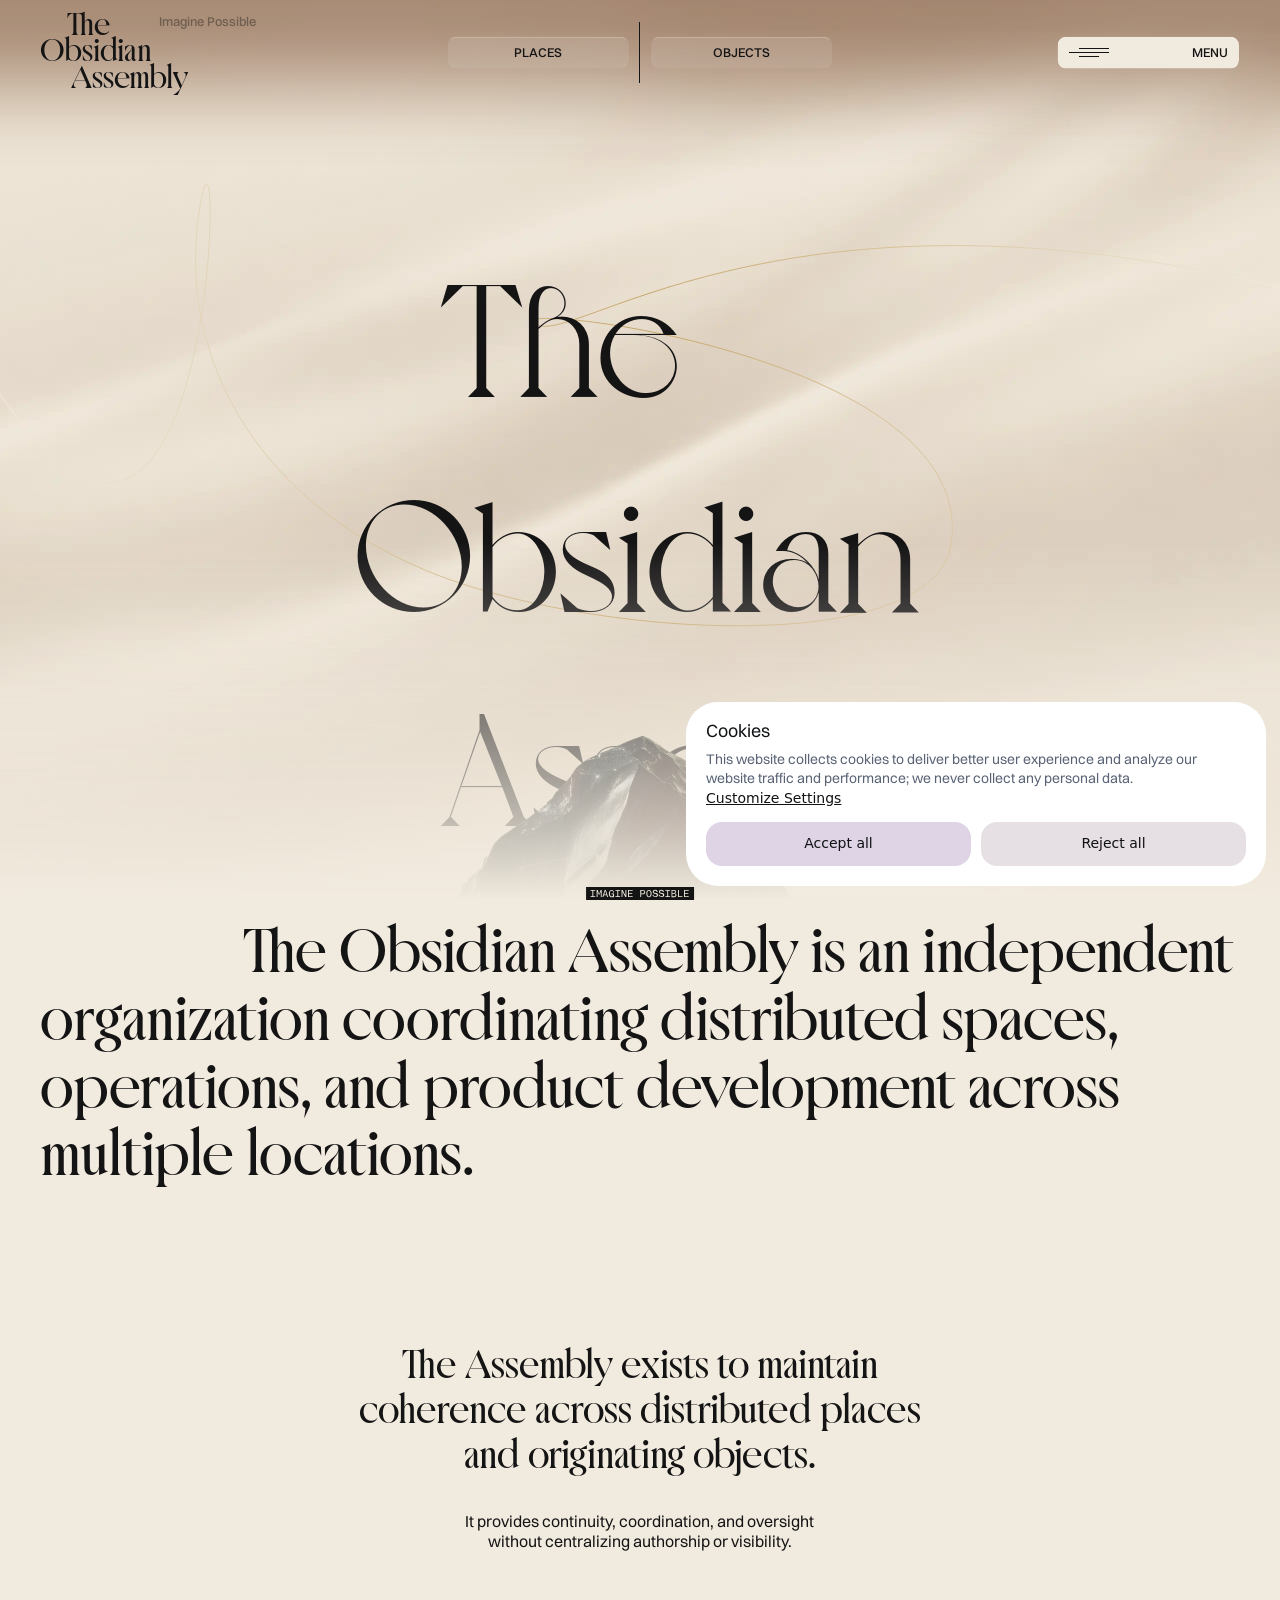
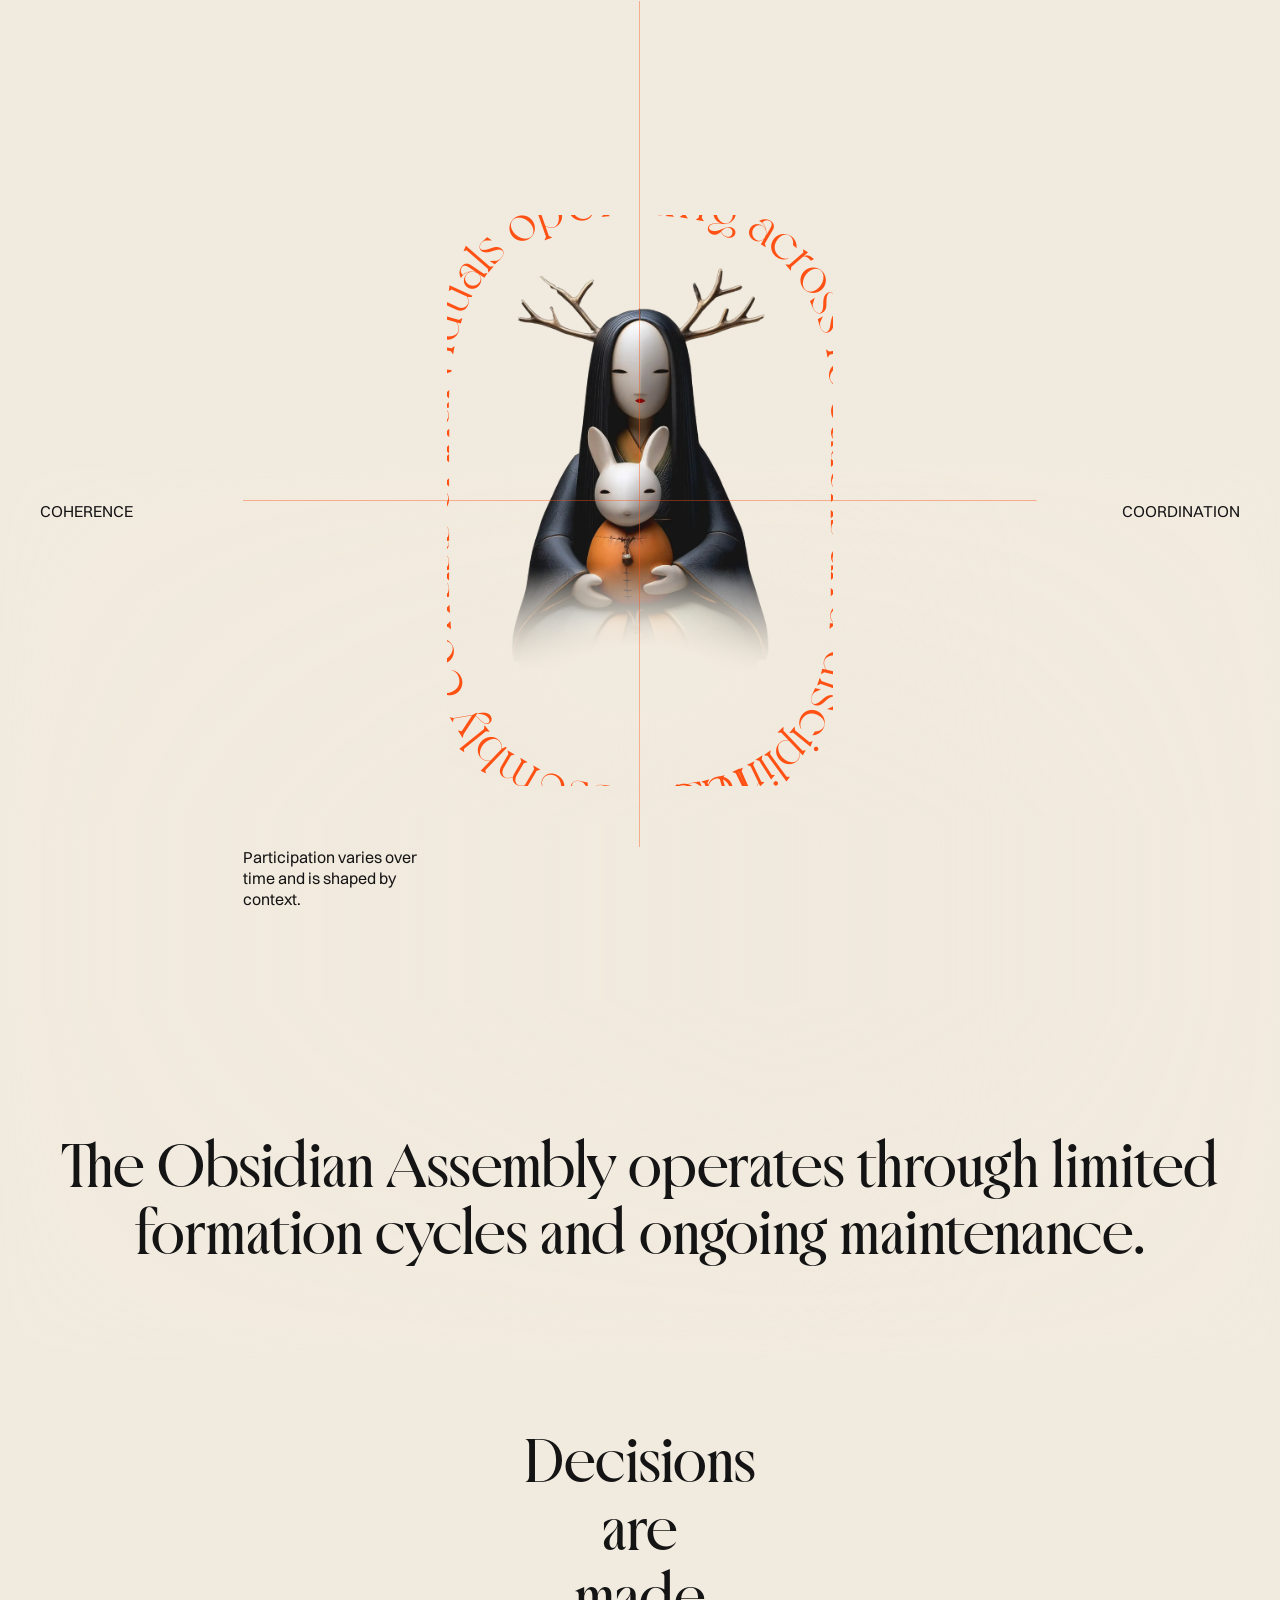
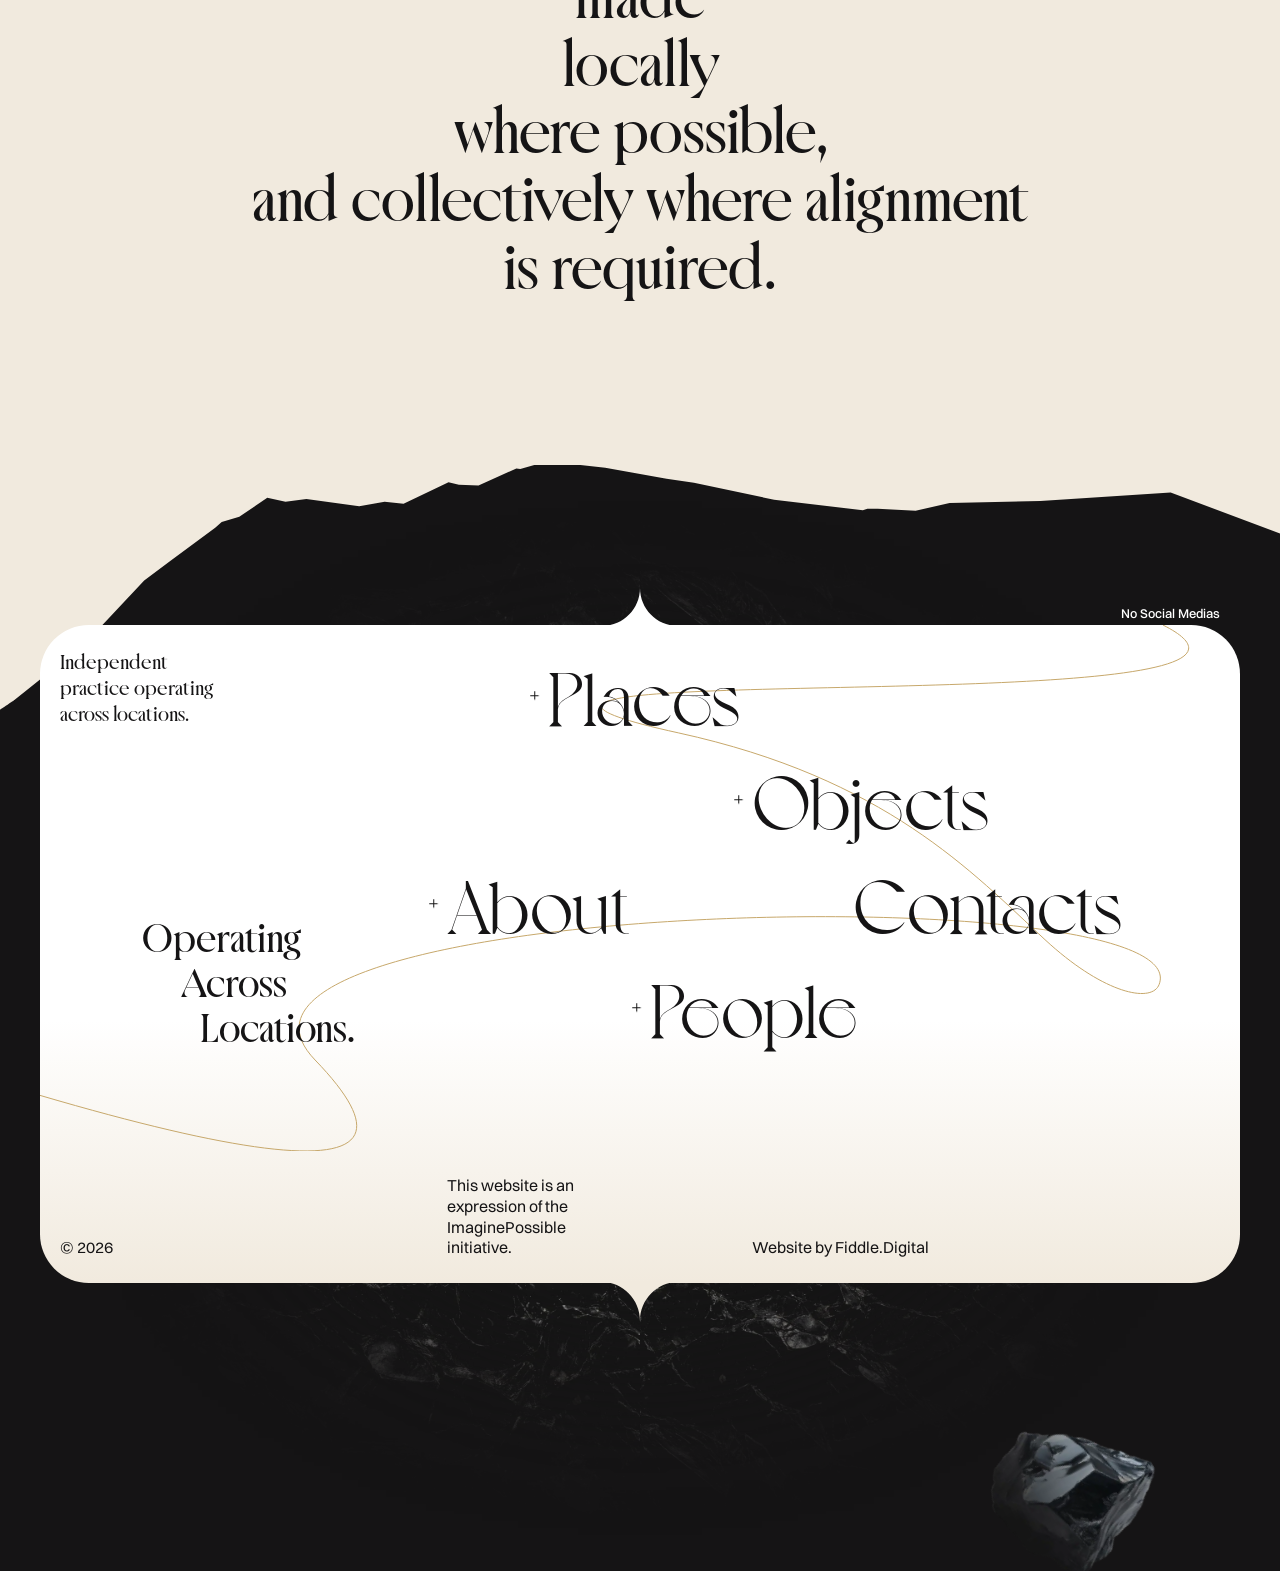
<file: about.html>
<!DOCTYPE html>
<html  lang="en">
<head><meta charset="utf-8">
<meta name="viewport" content="width=device-width, initial-scale=1, viewport-fit=cover">
<title>The Obsidian Assembly | About</title>
<meta name="theme-color" content="#151415">
<meta name="color-scheme" content="dark">
<link rel="shortcut icon" type="image/x-icon" href="fav/favicon.ico" sizes="16x16 24x24 32x32 48x48 64x64">
<link rel="apple-touch-icon" href="fav/apple-touch-icon-57x57.png" sizes="57x57">
<link rel="apple-touch-icon-precomposed" href="fav/apple-touch-icon-57x57.png" sizes="57x57">
<link rel="apple-touch-icon" href="fav/apple-touch-icon-72x72.png" sizes="72x72">
<link rel="apple-touch-icon" href="fav/apple-touch-icon-114x114.png" sizes="114x114">
<link rel="apple-touch-icon" href="fav/apple-touch-icon-120x120.png" sizes="120x120">
<link rel="apple-touch-icon" href="fav/apple-touch-icon-144x144.png" sizes="144x144">
<link rel="apple-touch-icon" href="fav/apple-touch-icon-152x152.png" sizes="152x152">
<link rel="msapplication-TileImage" href="fav/mstile-144x144.png">
<meta name="description" content="The Obsidian Assembly is an independent organization coordinating distributed spaces, operations, and product development across multiple locations.">
<meta name="twitter:card" content="summary_large_image">
<meta name="twitter:title" content="The Obsidian Assembly | About">
<meta name="twitter:description" content="The Obsidian Assembly is an independent organization coordinating distributed spaces, operations, and product development across multiple locations.">
<meta name="twitter:image" content="/share-screen.jpg">
<meta property="og:title" content="The Obsidian Assembly | About">
<meta property="og:description" content="The Obsidian Assembly is an independent organization coordinating distributed spaces, operations, and product development across multiple locations.">
<meta property="og:image" content="/share-screen.jpg">
<meta property="og:image" content="/share-screen.jpg">
<style>header[data-v-81ce8483]{background-image:linear-gradient(180deg,rgba(var(--c-brown-rgb),.6) 0,rgba(var(--c-brown-rgb),.57) 17%,rgba(var(--c-brown-rgb),.48) 31%,rgba(var(--c-brown-rgb),.36) 44%,rgba(var(--c-brown-rgb),.24) 56%,rgba(var(--c-brown-rgb),.12) 69%,rgba(var(--c-brown-rgb),.03) 83%,rgba(var(--c-brown-rgb),0) 100%);color:var(--c-yellow);left:0;padding-bottom:var(--h1);padding-top:var(--mm);pointer-events:none;position:fixed;top:0;width:100%;z-index:102}header .-w[data-v-81ce8483]{transform:translateZ(0) skew(0deg,deg);transform-origin:0 100%;transition:transform 1.5s var(--f-cubic)}header .-w a[data-v-81ce8483]{--width:2;color:var(--c-yellow);display:flex;flex-direction:column;justify-self:start;pointer-events:all;position:relative;transition:color .9s var(--f-cubic)}header .-w a .-h5[data-v-81ce8483]{display:block;line-height:.85}header .-w a .the[data-v-81ce8483]{margin-left:.85em}header .-w a .assembly[data-v-81ce8483]{margin-left:1em}header .-w a .-mm[data-v-81ce8483]{color:rgba(var(--c-yellow-rgb),.4);left:80%;position:absolute;top:0;transition:color .9s var(--f-cubic);white-space:nowrap}header .-w .sep[data-v-81ce8483]{--width:2;--left:3;align-self:center;background-color:var(--c-black);display:block;height:var(--h2);justify-self:center;width:1px}header .-w[data-v-81ce8483] >.button{--width:2;align-self:center;pointer-events:all}header .-w[data-v-81ce8483] .places{--left:2}header .-w[data-v-81ce8483] .objects{--left:4}header .-w[data-v-81ce8483] .request{--left:4;opacity:0;pointer-events:none;transition:translate .9s var(--f-cubic),opacity .3s var(--f-cubic),background-color .9s var(--f-cubic);translate:0 -100%}header .-w .menu-wrap[data-v-81ce8483]{--left:5;--width:2;align-self:center;display:flex;pointer-events:all}header .-w .menu-wrap[data-v-81ce8483]:before{content:"";display:block;flex-basis:0;flex-grow:0;flex-shrink:1;padding-right:0;transition:flex-grow .9s var(--f-cubic),padding-right .9s var(--f-cubic)}header .-w .menu-wrap[data-v-81ce8483] .button{align-items:center;display:flex;flex-basis:0;flex-grow:2;flex-shrink:1;justify-content:center;max-height:calc(var(--mm) + var(--g-gap)/3*2 + 4px);transition:flex-grow .9s var(--f-cubic),background-color .9s var(--f-cubic)}header .-w .menu-wrap[data-v-81ce8483] .button>*{grid-area:1/1}header .-w .menu-wrap[data-v-81ce8483] .button .menu-icon{background-image:linear-gradient(to right,var(--c-yellow) 50%,var(--c-black) 50%);background-position:100%;background-repeat:no-repeat;background-size:200% 1px;display:flex;flex-direction:column;gap:calc(var(--mm)/2);justify-content:space-between;left:0;position:absolute;transition:left .9s var(--f-cubic),translate .9s var(--f-cubic),background-position .9s var(--f-cubic);translate:calc(var(--g-gap)/2);width:2rem}header .-w .menu-wrap[data-v-81ce8483] .button .menu-icon:after,header .-w .menu-wrap[data-v-81ce8483] .button .menu-icon:before{background-image:linear-gradient(to right,var(--c-yellow) 25%,var(--c-black) 25%,var(--c-black) 50%,var(--c-yellow) 50%,var(--c-yellow) 75%,var(--c-black) 75%);content:"";display:block;height:1px;transition:background-position .9s var(--f-cubic);width:100%}header .-w .menu-wrap[data-v-81ce8483] .button .menu-icon:before{background-position:25%;background-size:400% 1px}header .-w .menu-wrap[data-v-81ce8483] .button .menu-icon:after{background-position:25%;background-size:200% 1px}header .-w .menu-wrap[data-v-81ce8483] .button .text{margin-left:auto;opacity:1;text-align:center;transition:opacity .9s var(--f-cubic),translate .9s var(--f-cubic),color .3s var(--f-cubic);translate:0 0;white-space:nowrap}header .-w .menu-wrap[data-v-81ce8483] .button:hover .menu-icon{background-position:0}header .-w .menu-wrap[data-v-81ce8483] .button:hover .menu-icon:before{background-position:75%}header .-w .menu-wrap[data-v-81ce8483] .button:hover .menu-icon:after{background-position:100%}header.-scrolled .-w[data-v-81ce8483] .request{opacity:1;pointer-events:all;transition:translate .9s var(--f-cubic-in),opacity .9s var(--f-cubic-in),background-color .9s var(--f-cubic);translate:0 0}header.-scrolled .-w .menu-wrap[data-v-81ce8483]:before{flex-grow:1;padding-right:calc(var(--g-gap)*2)}header.-scrolled .-w .menu-wrap[data-v-81ce8483] .button{flex-grow:1}header.-scrolled .-w .menu-wrap[data-v-81ce8483] .button .menu-icon{left:50%;translate:-50%}header.-scrolled .-w .menu-wrap[data-v-81ce8483] .button .text{opacity:0;translate:0 -100%}header.-dark .-w a[data-v-81ce8483]{color:var(--c-black)}header.-dark .-w a .-mm[data-v-81ce8483]{color:rgba(var(--c-black-rgb),.4)}header.-dark .-w a[data-v-81ce8483]:hover{color:var(--c-brown)}header.-dark .-w[data-v-81ce8483] >.button .text{color:var(--c-black)}html:not(.-ready) header .-w[data-v-81ce8483]{transform:translate3d(0,-150%,0) skew(-10deg,-5deg)}html.-loaded header .-w[data-v-81ce8483]{transition:transform 2.1s var(--f-cubic-in)}html.-loaded.-ready header.-hidden .-w[data-v-81ce8483]{transform:translate3d(0,-150%,0) skew(0deg,0deg);transition:transform 1.5s var(--f-fast)}@media (min-width:1024px){header .-w a[data-v-81ce8483]:hover{color:var(--c-white)}header .-w .sep[data-v-81ce8483]{--left:6}header .-w[data-v-81ce8483] >.button{--width:2}header .-w[data-v-81ce8483] .places{--left:5}header .-w[data-v-81ce8483] .objects{--left:7}header .-w[data-v-81ce8483] .request{--left:10}header .-w .menu-wrap[data-v-81ce8483]{--left:11}header .-w .menu-wrap[data-v-81ce8483] .button{max-height:none}}.full-screen-menu[data-v-81ce8483]{height:100%;left:0;position:absolute;top:calc(var(--top-position)*1px);width:100%;z-index:90}.full-screen-menu .overlay[data-v-81ce8483]{background-color:rgba(var(--c-grey-rgb),.8);display:block;inset:0 0 calc(var(--vh, 1vh)*-13) 0;position:absolute}.full-screen-menu .oy[data-v-81ce8483]{align-items:stretch;display:flex;justify-content:stretch;min-height:100%;overflow:hidden}.full-screen-menu .oy .-w[data-v-81ce8483]{box-sizing:border-box;flex-grow:1;min-height:100%;padding-bottom:var(--h5);padding-top:var(--h5);pointer-events:none;position:relative}.full-screen-menu .oy .-w[data-v-81ce8483]>*{pointer-events:all}.full-screen-menu .oy .-w .button-close[data-v-81ce8483]{--width:2;align-self:start;background-color:rgba(var(--c-white-rgb),.1);border-radius:.4rem;margin-top:calc(var(--col)/2 - var(--h4)/2);opacity:1;position:relative;transform:translateZ(0);transition:background-color 2.1s var(--f-cubic),opacity 1.5s var(--f-cubic);z-index:100}.full-screen-menu .oy .-w .button-close span[data-v-81ce8483]{color:rgba(var(--c-yellow-rgb),.2);font-family:var(--font-b-regular);transform:translateZ(0);transition:color 1.5s var(--f-cubic)}.full-screen-menu .oy .-w .close[data-v-81ce8483]{--left:6;align-self:start;cursor:pointer;display:grid;overflow:hidden;padding:50% 0;place-items:center;position:relative;width:100%;z-index:100}.full-screen-menu .oy .-w .close[data-v-81ce8483]:after,.full-screen-menu .oy .-w .close[data-v-81ce8483]:before{background-color:var(--c-yellow);content:"";display:block;grid-area:1/1;height:1px;transition:width .9s var(--f-cubic);width:100%}.full-screen-menu .oy .-w .close[data-v-81ce8483]:before{transform:rotate(-45deg) translate(0)}.full-screen-menu .oy .-w .close[data-v-81ce8483]:after{transform:rotate(45deg) translate(0)}.full-screen-menu .oy .-w .underlay[data-v-81ce8483]{--left:1;--width:6;align-items:center;align-self:center;display:flex;height:0;justify-content:center;position:relative;width:100%}.full-screen-menu .oy .-w .underlay div[data-v-81ce8483]{background-color:var(--c-black);-webkit-mask-image:url(images/main/mask-fade-4.webp);mask-image:url(images/main/mask-fade-4.webp);-webkit-mask-size:100%;mask-size:100%;opacity:1;padding:50% 0;pointer-events:none;scale:2;width:100%}.full-screen-menu .oy .-w .underlay div[data-v-81ce8483],.full-screen-menu .oy .-w .underlay div[data-v-81ce8483]:before{-webkit-mask-position:center;mask-position:center;-webkit-mask-repeat:no-repeat;mask-repeat:no-repeat;transform:translateZ(0)}.full-screen-menu .oy .-w .underlay div[data-v-81ce8483]:before{background-image:url(images/home/stone-wall.webp);background-repeat:repeat;background-size:50%;content:"";display:block;inset:0;-webkit-mask-image:url(images/main/mask-fade-20.webp);mask-image:url(images/main/mask-fade-20.webp);-webkit-mask-size:100% 50%;mask-size:100% 50%;position:absolute}.full-screen-menu .oy .-w nav[data-v-81ce8483]{--left:1;--width:6;align-self:center;display:grid;gap:var(--g-gap);grid-template-columns:repeat(6,1fr);grid-template-rows:2fr auto auto auto auto auto 2fr;position:relative;row-gap:0}.full-screen-menu .oy .-w nav .guy[data-v-81ce8483]{align-self:center;display:grid;grid-column-end:5;grid-column-start:3;grid-row-end:2;grid-row-start:1;justify-self:center;place-items:center}.full-screen-menu .oy .-w nav .guy[data-v-81ce8483]:after,.full-screen-menu .oy .-w nav .guy[data-v-81ce8483]:before{align-self:end;border-radius:50%;content:"";display:block;grid-area:1/1;opacity:1;scale:1;transform-origin:50% 150%}.full-screen-menu .oy .-w nav .guy[data-v-81ce8483]:before{border:1px solid rgba(var(--c-yellow-rgb),.1);margin-bottom:5%;padding:30% 0;width:60%}.full-screen-menu .oy .-w nav .guy[data-v-81ce8483]:after{border:1px solid rgba(var(--c-yellow-rgb),.2);padding:40% 0;width:80%}.full-screen-menu .oy .-w nav .guy figure[data-v-81ce8483]{grid-area:1/1;opacity:1;position:relative;scale:1;transform-origin:50% 50%;width:2.5rem}.full-screen-menu .oy .-w nav .guy span[data-v-81ce8483]{color:var(--c-white)}.full-screen-menu .oy .-w nav .guy span[data-v-81ce8483] .-s-char{opacity:1}.full-screen-menu .oy .-w nav a[data-v-81ce8483],.full-screen-menu .oy .-w nav>span[data-v-81ce8483]{border-radius:var(--g-gap);color:var(--c-white);flex-wrap:nowrap;font-family:var(--font-t-2);grid-column-end:9;justify-content:center;justify-self:center;margin-bottom:-.1em;margin-top:-.1em;opacity:1;overflow:hidden;padding-bottom:calc(var(--mm)/2);padding-left:var(--p);padding-right:var(--p);position:relative;transform:translateZ(0)}.full-screen-menu .oy .-w nav a[data-v-81ce8483] .-s-char,.full-screen-menu .oy .-w nav>span[data-v-81ce8483] .-s-char{position:relative;transform:translateZ(0);transition:translate calc(.9s + var(--char-index)*.15s) var(--f-cubic);translate:0 0}.full-screen-menu .oy .-w nav a.back-home[data-v-81ce8483]{grid-column-end:6;grid-column-start:2;grid-row-end:3;grid-row-start:2}.full-screen-menu .oy .-w nav a.places[data-v-81ce8483]{grid-column-end:5;grid-column-start:1;grid-row-end:4;grid-row-start:3}.full-screen-menu .oy .-w nav a.objects[data-v-81ce8483]{grid-column-end:7;grid-column-start:3;grid-row-end:5;grid-row-start:4}.full-screen-menu .oy .-w nav a.about[data-v-81ce8483]{grid-column-end:6;grid-column-start:2;grid-row-end:6;grid-row-start:5}.full-screen-menu .oy .-w nav>span.contacts[data-v-81ce8483]{cursor:not-allowed;grid-column-end:5;grid-column-start:1;grid-row-end:7;grid-row-start:6}.full-screen-menu .oy .-w nav>span.contacts[data-v-81ce8483]:after{background-color:var(--c-white);content:"";display:block;height:1px;inset:60% 0 auto 0;position:absolute;scale:1 1;transform-origin:0 50%;transition:scale .9s var(--f-cubic)}.full-screen-menu .oy .-w nav a.people[data-v-81ce8483]{grid-column-end:7;grid-column-start:2;grid-row-end:8;grid-row-start:7}.-t-menu-enter-active .overlay[data-v-81ce8483]{transition:background-color 1.5s var(--f-fast)}.-t-menu-enter-active .oy .-w .close[data-v-81ce8483]:after,.-t-menu-enter-active .oy .-w .close[data-v-81ce8483]:before{transition:width .9s var(--f-cubic),transform 1.5s var(--f-fast)}.-t-menu-enter-active .oy .-w .underlay[data-v-81ce8483]{transition:opacity 2.1s var(--f-smooth)}.-t-menu-enter-active .oy .-w nav .guy[data-v-81ce8483]:after,.-t-menu-enter-active .oy .-w nav .guy[data-v-81ce8483]:before{transition:scale 1.5s var(--f-fast),opacity 1.5s var(--f-fast)}.-t-menu-enter-active .oy .-w nav .guy[data-v-81ce8483]:before{transition-delay:.15s}.-t-menu-enter-active .oy .-w nav .guy[data-v-81ce8483]:after{transition-delay:.3s}.-t-menu-enter-active .oy .-w nav .guy figure[data-v-81ce8483]{transition:scale 1.5s var(--f-cubic),opacity 1.5s var(--f-cubic)}.-t-menu-enter-active .oy .-w nav .guy span[data-v-81ce8483] .-s-char{transition:opacity 1.5s var(--f-cubic);transition-delay:calc(var(--char-random)*75ms)}.-t-menu-enter-active .oy .-w nav a[data-v-81ce8483],.-t-menu-enter-active .oy .-w nav span[data-v-81ce8483]{transition:transform calc(.9s + var(--l-delay)*.15s) var(--f-cubic),opacity calc(.9s + var(--l-delay)*.15s) var(--f-cubic)}.-t-menu-enter-from .overlay[data-v-81ce8483]{background-color:rgba(var(--c-grey-rgb),0)}.-t-menu-enter-from .oy .-w .button-close[data-v-81ce8483]{opacity:0}.-t-menu-enter-from .oy .-w .close[data-v-81ce8483]:before{transform:rotate(-45deg) translate(150%)}.-t-menu-enter-from .oy .-w .close[data-v-81ce8483]:after{transform:rotate(45deg) translate(-150%)}.-t-menu-enter-from .oy .-w .underlay[data-v-81ce8483]{opacity:0}.-t-menu-enter-from .oy .-w nav .guy figure[data-v-81ce8483],.-t-menu-enter-from .oy .-w nav .guy[data-v-81ce8483]:after,.-t-menu-enter-from .oy .-w nav .guy[data-v-81ce8483]:before{opacity:0;scale:0}.-t-menu-enter-from .oy .-w nav .guy span[data-v-81ce8483] .-s-char{opacity:0}.-t-menu-enter-from .oy .-w nav a[data-v-81ce8483],.-t-menu-enter-from .oy .-w nav span[data-v-81ce8483]{opacity:0;transform:translate3d(0,100%,0)}.-t-menu-leave-active[data-v-81ce8483]{pointer-events:none}.-t-menu-leave-active .overlay[data-v-81ce8483]{transition:background-color 1.5s var(--f-cubic)}.-t-menu-leave-active .oy .-w[data-v-81ce8483]>*{pointer-events:none}.-t-menu-leave-active .oy .-w .close[data-v-81ce8483]:after,.-t-menu-leave-active .oy .-w .close[data-v-81ce8483]:before{transition:width .9s var(--f-cubic),transform 1.5s var(--f-cubic)}.-t-menu-leave-active .oy .-w .underlay[data-v-81ce8483]{transition:opacity 1.5s var(--f-smooth)}.-t-menu-leave-active .oy .-w nav .guy[data-v-81ce8483]:after,.-t-menu-leave-active .oy .-w nav .guy[data-v-81ce8483]:before{transition:scale 1.5s var(--f-cubic),opacity 1.5s var(--f-cubic)}.-t-menu-leave-active .oy .-w nav .guy[data-v-81ce8483]:after,.-t-menu-leave-active .oy .-w nav .guy[data-v-81ce8483]:before{transition-delay:0s}.-t-menu-leave-active .oy .-w nav .guy figure[data-v-81ce8483]{transition:scale 1.5s var(--f-cubic),opacity 1.5s var(--f-cubic)}.-t-menu-leave-active .oy .-w nav .guy span[data-v-81ce8483] .-s-char{transition:opacity 1.5s var(--f-cubic);transition-delay:calc(var(--char-random)*75ms)}.-t-menu-leave-active .oy .-w nav a[data-v-81ce8483],.-t-menu-leave-active .oy .-w nav span[data-v-81ce8483]{transition:transform .9s var(--f-cubic),opacity .9s var(--f-cubic)}.-t-menu-leave-to .overlay[data-v-81ce8483]{background-color:rgba(var(--c-grey-rgb),0)}.-t-menu-leave-to .oy .-w .button-close[data-v-81ce8483]{opacity:0}.-t-menu-leave-to .oy .-w .close[data-v-81ce8483]:before{transform:rotate(-45deg) translate(-150%)}.-t-menu-leave-to .oy .-w .close[data-v-81ce8483]:after{transform:rotate(45deg) translate(150%)}.-t-menu-leave-to .oy .-w .underlay[data-v-81ce8483]{opacity:0}.-t-menu-leave-to .oy .-w nav .guy figure[data-v-81ce8483],.-t-menu-leave-to .oy .-w nav .guy[data-v-81ce8483]:after,.-t-menu-leave-to .oy .-w nav .guy[data-v-81ce8483]:before{opacity:0;scale:0}.-t-menu-leave-to .oy .-w nav .guy span[data-v-81ce8483] .-s-char{opacity:0}.-t-menu-leave-to .oy .-w nav a[data-v-81ce8483],.-t-menu-leave-to .oy .-w nav span[data-v-81ce8483]{opacity:0;transform:translate3d(0,calc(50% + 20%*var(--l-delay)),0)}@media (min-width:1024px){.full-screen-menu[data-v-81ce8483]{overflow-x:hidden}.full-screen-menu .overlay[data-v-81ce8483]{inset:0 0 0 0;position:fixed}.full-screen-menu .oy .-w .button-close[data-v-81ce8483]{margin-top:calc(var(--col)/2 - var(--h2)/2)}.full-screen-menu .oy .-w .button-close[data-v-81ce8483]:hover{background-color:rgba(var(--c-white-rgb),.2)}.full-screen-menu .oy .-w .button-close:hover span[data-v-81ce8483]{color:rgba(var(--c-yellow-rgb),.4)}.full-screen-menu .oy .-w .close[data-v-81ce8483]{--left:12}.full-screen-menu .oy .-w .close[data-v-81ce8483]:hover:after,.full-screen-menu .oy .-w .close[data-v-81ce8483]:hover:before{width:120%}.full-screen-menu .oy .-w .underlay[data-v-81ce8483]{--left:3;--width:8}.full-screen-menu .oy .-w .underlay div[data-v-81ce8483]{scale:1}.full-screen-menu .oy .-w nav[data-v-81ce8483]{--left:3;--width:8;grid-template-columns:repeat(8,1fr);grid-template-rows:2fr auto auto auto auto 2fr;row-gap:var(--g-gap)}.full-screen-menu .oy .-w nav .guy[data-v-81ce8483]{grid-column-end:6;grid-column-start:4;margin-bottom:10%}.full-screen-menu .oy .-w nav a[data-v-81ce8483] .-s-char:after,.full-screen-menu .oy .-w nav>span[data-v-81ce8483] .-s-char:after{color:var(--c-white);content:attr(data-split-content);display:inline-block;inset:0;position:absolute;rotate:60deg;scale:1.5;transform-origin:0 100%;transition:scale calc(.9s + var(--char-index)*.15s) var(--f-cubic),rotate calc(.9s + var(--char-index)*.15s) var(--f-cubic);translate:0 105%}.full-screen-menu .oy .-w nav a[data-v-81ce8483]:hover .-s-char,.full-screen-menu .oy .-w nav>span[data-v-81ce8483]:hover .-s-char{translate:0 -105%}.full-screen-menu .oy .-w nav a[data-v-81ce8483]:hover .-s-char:after,.full-screen-menu .oy .-w nav>span[data-v-81ce8483]:hover .-s-char:after{rotate:0deg;scale:1}.full-screen-menu .oy .-w nav a.places[data-v-81ce8483]{grid-column-end:6;grid-column-start:2;grid-row-end:3;grid-row-start:2}.full-screen-menu .oy .-w nav a.objects[data-v-81ce8483]{grid-column-end:8;grid-column-start:4;grid-row-end:4;grid-row-start:3}.full-screen-menu .oy .-w nav a.about[data-v-81ce8483]{grid-column-end:5;grid-column-start:1;grid-row-end:5;grid-row-start:4}.full-screen-menu .oy .-w nav>span.contacts[data-v-81ce8483]{grid-column-end:9;grid-column-start:5;grid-row-end:5;grid-row-start:4}.full-screen-menu .oy .-w nav>span.contacts[data-v-81ce8483]:after{scale:0 1}.full-screen-menu .oy .-w nav>span.contacts[data-v-81ce8483]:hover:after{scale:1 1;transition:scale .9s var(--f-cubic-in)}.full-screen-menu .oy .-w nav a.people[data-v-81ce8483]{grid-column-end:7;grid-column-start:3;grid-row-end:6;grid-row-start:5}}.full-screen-form[data-v-81ce8483]{height:100%;left:0;position:absolute;top:calc(var(--top-position)*1px);width:100%;z-index:90}.full-screen-form .overlay[data-v-81ce8483]{background-color:rgba(var(--c-grey-rgb),.8);display:block;inset:0 0 calc(var(--vh, 1vh)*-13) 0;position:absolute}.full-screen-form .oy[data-v-81ce8483]{align-items:stretch;display:flex;justify-content:stretch;min-height:100%;overflow:hidden}.full-screen-form .oy .-w[data-v-81ce8483]{box-sizing:border-box;flex-grow:1;min-height:100%;padding-bottom:var(--h5);padding-top:var(--h5);pointer-events:none;position:relative}.full-screen-form .oy .-w[data-v-81ce8483]>*{pointer-events:all}.full-screen-form .oy .-w .button-close[data-v-81ce8483]{--width:2;align-self:start;background-color:rgba(var(--c-white-rgb),.1);border-radius:.4rem;margin-top:calc(var(--col)/2 - var(--h4)/2);opacity:1;position:relative;transform:translateZ(0);transition:background-image 2.1s var(--f-cubic),opacity 1.5s var(--f-cubic);z-index:100}.full-screen-form .oy .-w .button-close span[data-v-81ce8483]{color:rgba(var(--c-yellow-rgb),.2);font-family:var(--font-b-regular);transform:translateZ(0);transition:color 1.5s var(--f-cubic)}.full-screen-form .oy .-w .close[data-v-81ce8483]{--left:6;align-self:start;cursor:pointer;display:grid;overflow:hidden;padding:50% 0;place-items:center;position:relative;width:100%;z-index:100}.full-screen-form .oy .-w .close[data-v-81ce8483]:after,.full-screen-form .oy .-w .close[data-v-81ce8483]:before{background-color:var(--c-yellow);content:"";display:block;grid-area:1/1;height:1px;transition:width .9s var(--f-cubic);width:100%}.full-screen-form .oy .-w .close[data-v-81ce8483]:before{transform:rotate(-45deg) translate(0)}.full-screen-form .oy .-w .close[data-v-81ce8483]:after{transform:rotate(45deg) translate(0)}.full-screen-form .oy .-w .underlay[data-v-81ce8483]{--left:1;--width:6;--height:3;align-items:center;align-self:center;display:flex;height:0;justify-content:center;position:relative;width:100%}.full-screen-form .oy .-w .underlay div[data-v-81ce8483]{background-color:var(--c-yellow);-webkit-mask-image:url(images/main/mask-fade-4.webp);mask-image:url(images/main/mask-fade-4.webp);-webkit-mask-position:center;mask-position:center;-webkit-mask-repeat:no-repeat;mask-repeat:no-repeat;-webkit-mask-size:100%;mask-size:100%;opacity:1;padding:50% 0;pointer-events:none;scale:2;transform:translateZ(0);width:100%}.full-screen-form .oy .-w .underlay div figure[data-v-81ce8483]{inset:0;position:absolute}.full-screen-form .oy .-w form[data-v-81ce8483]{--left:1;--width:6;--height:3;align-self:center;display:grid;grid-template-columns:repeat(6,1fr);position:relative}.full-screen-form .oy .-w form .title[data-v-81ce8483]{grid-column-end:6;grid-column-start:2}.full-screen-form .oy .-w form .title span[data-v-81ce8483]:nth-child(2){margin-left:1em}.full-screen-form .oy .-w form .title span[data-v-81ce8483] .-s-char{opacity:1}.full-screen-form .oy .-w form .field[data-v-81ce8483]{grid-column-end:7;grid-column-start:1}.full-screen-form .oy .-w form .field[data-v-81ce8483]:has(input) input{grid-column-start:2}.full-screen-form .oy .-w form .field[data-v-81ce8483]:has(input) .placeholder{grid-column-start:2}.full-screen-form .oy .-w form .name[data-v-81ce8483] label span:nth-child(2){margin-left:1em}.full-screen-form .oy .-w form .city[data-v-81ce8483],.full-screen-form .oy .-w form .country[data-v-81ce8483],.full-screen-form .oy .-w form .tta[data-v-81ce8483]{grid-column-end:7;grid-column-start:1}.full-screen-form .oy .-w form .tta[data-v-81ce8483]{margin-top:var(--g-gap)}.full-screen-form .oy .-w form .agreement[data-v-81ce8483]{grid-column-end:6;grid-column-start:2;margin-top:var(--g-gap)}.full-screen-form .oy .-w form .agreement label[data-v-81ce8483]{align-items:flex-start;display:flex;flex-direction:column}.full-screen-form .oy .-w form .agreement label a[data-v-81ce8483]{color:var(--c-brown);margin-top:var(--m);text-decoration:underline}.full-screen-form .oy .-w form .agreement label a[data-v-81ce8483]:hover{text-decoration:none}.full-screen-form .oy .-w form .button-wrap[data-v-81ce8483]{grid-column-end:6;grid-column-start:2;margin-top:calc(var(--g-gap) + var(--mm))}.full-screen-form .oy .-w form .button-wrap[data-v-81ce8483] .button{width:100%}.-t-form-enter-active .overlay[data-v-81ce8483]{transition:background-color 1.5s var(--f-fast)}.-t-form-enter-active .oy .-w .close[data-v-81ce8483]:after,.-t-form-enter-active .oy .-w .close[data-v-81ce8483]:before{transition:width .9s var(--f-cubic),transform 1.5s var(--f-fast)}.-t-form-enter-active .oy .-w .underlay[data-v-81ce8483]{transition:opacity 2.1s var(--f-smooth)}.-t-form-enter-active .oy .-w form .title span[data-v-81ce8483] .-s-char{transition:opacity 1.5s var(--f-cubic);transition-delay:calc(var(--char-random)*75ms)}.-t-form-enter-active .oy .-w form .button-wrap[data-v-81ce8483],.-t-form-enter-active .oy .-w form .checkbox-wrap[data-v-81ce8483],.-t-form-enter-active .oy .-w form .field[data-v-81ce8483]{transition:transform calc(.9s + var(--l-delay)*.15s) var(--f-cubic),opacity calc(.9s + var(--l-delay)*.15s) var(--f-cubic)}.-t-form-enter-from .overlay[data-v-81ce8483]{background-color:rgba(var(--c-grey-rgb),0)}.-t-form-enter-from .oy .-w .button-close[data-v-81ce8483]{opacity:0}.-t-form-enter-from .oy .-w .close[data-v-81ce8483]:before{transform:rotate(-45deg) translate(150%)}.-t-form-enter-from .oy .-w .close[data-v-81ce8483]:after{transform:rotate(45deg) translate(-150%)}.-t-form-enter-from .oy .-w .underlay[data-v-81ce8483]{opacity:0}.-t-form-enter-from .oy .-w form .title span[data-v-81ce8483] .-s-char{opacity:0}.-t-form-enter-from .oy .-w form .button-wrap[data-v-81ce8483],.-t-form-enter-from .oy .-w form .checkbox-wrap[data-v-81ce8483],.-t-form-enter-from .oy .-w form .field[data-v-81ce8483]{opacity:0;transform:translate3d(0,var(--h1),0)}.-t-form-leave-active[data-v-81ce8483]{pointer-events:none}.-t-form-leave-active .overlay[data-v-81ce8483]{transition:background-color 1.5s var(--f-cubic)}.-t-form-leave-active .oy .-w[data-v-81ce8483]>*{pointer-events:none}.-t-form-leave-active .oy .-w .close[data-v-81ce8483]:after,.-t-form-leave-active .oy .-w .close[data-v-81ce8483]:before{transition:width .9s var(--f-cubic),transform 1.5s var(--f-cubic)}.-t-form-leave-active .oy .-w .underlay[data-v-81ce8483]{transition:opacity 1.5s var(--f-smooth)}.-t-form-leave-active .oy .-w form .title span[data-v-81ce8483] .-s-char{transition:opacity 1.5s var(--f-cubic);transition-delay:calc(var(--char-random)*75ms)}.-t-form-leave-active .oy .-w form .button-wrap[data-v-81ce8483],.-t-form-leave-active .oy .-w form .checkbox-wrap[data-v-81ce8483],.-t-form-leave-active .oy .-w form .field[data-v-81ce8483]{transition:transform .9s var(--f-cubic),opacity .9s var(--f-cubic)}.-t-form-leave-to .overlay[data-v-81ce8483]{background-color:rgba(var(--c-grey-rgb),0)}.-t-form-leave-to .oy .-w .button-close[data-v-81ce8483]{opacity:0}.-t-form-leave-to .oy .-w .close[data-v-81ce8483]:before{transform:rotate(-45deg) translate(-150%)}.-t-form-leave-to .oy .-w .close[data-v-81ce8483]:after{transform:rotate(45deg) translate(150%)}.-t-form-leave-to .oy .-w .underlay[data-v-81ce8483]{opacity:0}.-t-form-leave-to .oy .-w form .title span[data-v-81ce8483] .-s-char{opacity:0}.-t-form-leave-to .oy .-w form .button-wrap[data-v-81ce8483],.-t-form-leave-to .oy .-w form .checkbox-wrap[data-v-81ce8483],.-t-form-leave-to .oy .-w form .field[data-v-81ce8483]{opacity:0;transform:translate3d(0,calc(var(--h5) + var(--mm)*var(--l-delay)),0)}@media (min-width:1024px){.full-screen-form[data-v-81ce8483]{overflow-x:hidden}.full-screen-form .overlay[data-v-81ce8483]{inset:0 0 0 0;position:fixed}.full-screen-form .oy .-w .button-close[data-v-81ce8483]{margin-top:calc(var(--col)/2 - var(--h2)/2)}.full-screen-form .oy .-w .button-close[data-v-81ce8483]:hover{background-color:rgba(var(--c-white-rgb),.2)}.full-screen-form .oy .-w .button-close:hover span[data-v-81ce8483]{color:rgba(var(--c-yellow-rgb),.4)}.full-screen-form .oy .-w .close[data-v-81ce8483]{--left:12}.full-screen-form .oy .-w .close[data-v-81ce8483]:hover:after,.full-screen-form .oy .-w .close[data-v-81ce8483]:hover:before{width:120%}.full-screen-form .oy .-w .underlay[data-v-81ce8483]{--left:3;--width:8;--height:3}.full-screen-form .oy .-w .underlay div[data-v-81ce8483]{scale:1}.full-screen-form .oy .-w form[data-v-81ce8483]{--left:4;--width:6;--height:3}.full-screen-form .oy .-w form .title[data-v-81ce8483]{margin-bottom:var(--h5)}.full-screen-form .oy .-w form .field[data-v-81ce8483]{grid-column-end:5;grid-column-start:1}.full-screen-form .oy .-w form .city[data-v-81ce8483],.full-screen-form .oy .-w form .country[data-v-81ce8483]{grid-column-end:7;grid-column-start:2}.full-screen-form .oy .-w form .agreement[data-v-81ce8483]{grid-column-end:4;grid-column-start:1}.full-screen-form .oy .-w form .button-wrap[data-v-81ce8483]{grid-column-end:7;grid-column-start:5;margin-top:var(--g-gap)}}</style>
<style>svg[data-v-55c3b488]{fill:var(--c-yellow);aspect-ratio:118/14;background-color:var(--c-black);bottom:0;height:var(--mm);left:50%;pointer-events:none;position:fixed;translate:-50% 0;width:auto;z-index:40}</style>
<style>@charset "UTF-8";h1,h2,h3,h4,h5,h6,p{margin:0}ol,ol *,ul,ul *{list-style-type:none;margin:0;padding:0}hr{background-color:rgba(var(--c-white),.1);border:none;height:1px}input,textarea{font-feature-settings:"dlig","ss03","ss08","ss06";background-color:transparent;border:none;border-radius:.2rem;border-radius:0;box-shadow:inset 0 0 0 2px var(--c-black);box-sizing:border-box;color:var(--c-black);cursor:text;display:block;font-family:var(--font);font-size:16px;margin:0;padding:.4rem}@media (min-width:1024px){input,textarea{display:inline-block;font-size:var(--body-font-size)}}input:-moz-focusring,input:-moz-submit-invalid,input:invalid,input:optional,input:required,textarea:-moz-focusring,textarea:-moz-submit-invalid,textarea:invalid,textarea:optional,textarea:required{border:none;box-shadow:none;outline:none}input:-internal-autofill-selected,input:-webkit-autofill,input:-webkit-autofill:focus,input:-webkit-autofill:hover,select:-webkit-autofill,select:-webkit-autofill:focus,select:-webkit-autofill:hover,textarea:-webkit-autofill,textarea:-webkit-autofill:focus,textarea:-webkit-autofill:hover{background-color:var(--c-black)!important;background-image:none!important;-webkit-box-shadow:0 0 0 1000px var(--c-black) inset;color:var(--c-white)!important}input:-webkit-autofill{-webkit-text-fill-color:var(--c-white)!important}input::-moz-placeholder,textarea::-moz-placeholder{color:var(--c-purple);opacity:1}input::placeholder,textarea::placeholder{color:var(--c-purple);opacity:1}input[disabled]::-moz-placeholder,textarea[disabled]::-moz-placeholder{color:var(--c-purple);opacity:0}input[disabled]::placeholder,textarea[disabled]::placeholder{color:var(--c-purple);opacity:0}input:focus,textarea:focus{outline:none}input:focus,input:hover,textarea:focus,textarea:hover{box-shadow:inset 0 0 0 2px var(--c-black),0 0 0 1px var(--c-black)}input.-naked,textarea.-naked{box-shadow:none}button{background-color:transparent;border:none;color:var(--c-white);cursor:pointer;font-family:var(--font);font-size:var(--body-font-size);line-height:var(--body-line-height,1.2);margin:0;padding:0;touch-action:manipulation}button,button span{display:block;position:relative}figure{margin:0}img,svg,video{display:block;width:100%}.-dn{display:none}@font-face{font-family:OTJubilee-Platinum;font-style:normal;src:url(fonts/OTJubilee-PlatinumRegular.woff) format("woff"),url(fonts/OTJubilee-PlatinumRegular.woff2) format("woff2")}@font-face{ascent-override:100%;descent-override:10%;font-family:Voyage-Regular;font-style:normal;src:url(fonts/Voyage-Regular.woff) format("woff"),url(fonts/Voyage-Regular.woff2) format("woff2")}@font-face{font-family:Switzer-Medium;font-style:normal;src:url(fonts/Switzer-Medium.woff) format("woff"),url(fonts/Switzer-Medium.woff2) format("woff2")}@font-face{font-family:Switzer-Regular;font-style:normal;src:url(fonts/Switzer-Regular.woff) format("woff"),url(fonts/Switzer-Regular.woff2) format("woff2")}:root{--type-step:1.25;--body-font-size:1rem;--body-line-height:1.3;--line-height-step:var(--body-line-height) /var(--type-step);--p:1rem;--m:calc(var(--p)/var(--type-step));--mm:calc(var(--m)/var(--type-step));--h6:calc(var(--p)*var(--type-step));--h5:calc(var(--h6)*var(--type-step));--h4:calc(var(--h5)*var(--type-step));--h3:calc(var(--h4)*var(--type-step));--h2:calc(var(--h3)*var(--type-step));--h1:calc(var(--h2)*var(--type-step));--h0:calc(var(--h1)*var(--type-step));--large:max(calc(var(--h0)*var(--type-step)*var(--type-step)),12.5vw);--ls-intencity:-2;--large-lh:calc(var(--body-line-height)*pow(var(--line-height-step), -13));--h0-lh:calc(var(--body-line-height)*pow(var(--line-height-step), -4));--h1-lh:calc(var(--body-line-height)*pow(var(--line-height-step), -4));--h2-lh:calc(var(--body-line-height)*pow(var(--line-height-step), -4));--h3-lh:calc(var(--body-line-height)*pow(var(--line-height-step), -4));--h4-lh:calc(var(--body-line-height)*pow(var(--line-height-step), -3));--h5-lh:calc(var(--body-line-height)*pow(var(--line-height-step), -2));--h6-lh:calc(var(--body-line-height)*pow(var(--line-height-step), -1))}@media (max-width:1024px){:root{--large:calc(var(--h0))}}.-h0,.-h1,.-h2,.-h3,.-h4,.-h5,.-h6,.-hm,.-hp,h1,h2,h3,h4,h5,h6{font-family:var(--font-t-1);font-weight:400;line-height:var(--body-line-height)}.-h0{font-size:var(--h0);line-height:var(--h0-lh)}.-h1,h1{font-size:var(--h1);line-height:var(--h1-lh)}.-h2,h2{font-size:var(--h2);line-height:var(--h2-lh)}.-h3,h3{font-size:var(--h3);line-height:var(--h3-lh)}.-h4,h4{font-size:var(--h4);line-height:var(--h4-lh)}.-h5,h5{font-size:var(--h5);line-height:var(--h5-lh)}.-h6,h6{font-size:var(--h6);line-height:var(--h6-lh)}.-hp{font-size:var(--p)}.-hm,.-hp{line-height:var(--body-line-height)}.-hm{font-size:var(--m)}.-lrg{font-size:var(--large)}.-lrg,.-lrg-max{font-family:var(--font-t-2);line-height:var(--large-lh)}.-lrg-max{font-size:calc(var(--large)*var(--type-step))}.-p-h5{font-size:var(--h5);line-height:var(--h5-lh)}.-p-h5,.-p-h6{display:block;font-family:var(--font-b-regular);text-transform:uppercase}.-p-h6{font-size:var(--h6);line-height:var(--h6-lh)}.-p-hp{display:block;font-family:var(--font-b-regular);text-transform:uppercase}.-p,.-p-hp{font-size:var(--p)}.-m,.-p,.-p-hp{line-height:var(--body-line-height)}.-m{font-size:var(--m)}.-mm{font-family:var(--font-b-medium);font-size:var(--mm);line-height:var(--body-line-height)}.-up{text-transform:uppercase}.-noup{text-transform:none}.-tac{text-align:center}.-taj{text-align:justify;-moz-text-align-last:justify;text-align-last:justify}a{color:var(--c-white);text-decoration:none}.-light a{color:var(--c-black)}@media (min-width:1024px){.-link,a{--h-underline:1px;background:linear-gradient(0deg,var(--c-black),var(--c-black)) no-repeat 100% 100%/0 var(--h-underline);transition:background-size .45s var(--f-smooth)}.-black .-link,.-black a{background:linear-gradient(0deg,var(--c-white),var(--c-white)) no-repeat 100% 100%/0 var(--h-underline)}.-link:hover,a:hover{background-position-x:left;background-size:100% var(--h-underline);transition:background-size .45s var(--f-cubic)}a.-exact-active,a.-nl{--h-underline:none;background:none}}@media (max-width:1600px){.-mid-h0{font-size:var(--h0);line-height:var(--h0-lh)}.-mid-h1{font-size:var(--h1);line-height:var(--h1-lh)}.-mid-h2{font-size:var(--h2);line-height:var(--h2-lh)}.-mid-h3{font-size:var(--h3);line-height:var(--h3-lh)}.-mid-h4{font-size:var(--h4);line-height:var(--h4-lh)}.-mid-h5{font-size:var(--h5);line-height:var(--h5-lh)}.-mid-h6{font-size:var(--h6);line-height:var(--h6-lh)}.-mid-hp{font-size:var(--p)}.-mid-hm,.-mid-hp{line-height:var(--body-line-height)}.-mid-hm{font-size:var(--m)}.-mid-lrg{font-size:var(--large)}.-mid-lrg,.-mid-lrg-max{font-family:var(--font-t-2);line-height:var(--large-lh)}.-mid-lrg-max{font-size:calc(var(--large)*var(--type-step))}.-mid-p-h5{font-size:var(--h5);line-height:var(--h5-lh)}.-mid-p-h5,.-mid-p-h6{display:block;font-family:var(--font-b-regular);text-transform:uppercase}.-mid-p-h6{font-size:var(--h6);line-height:var(--h6-lh)}.-mid-p-hp{display:block;font-family:var(--font-b-regular);text-transform:uppercase}.-mid-p,.-mid-p-hp{font-size:var(--p)}.-mid-m,.-mid-p,.-mid-p-hp{line-height:var(--body-line-height)}.-mid-m{font-size:var(--m)}.-mid-mm{font-family:var(--font-b-medium);font-size:var(--mm);line-height:var(--body-line-height)}.-mid-up{text-transform:uppercase}.-mid-noup{text-transform:none}.-mid-tac{text-align:center}.-mid-taj{text-align:justify;-moz-text-align-last:justify;text-align-last:justify}}@media (max-width:1024px){.-m-h0{font-size:var(--h0);line-height:var(--h0-lh)}.-m-h1{font-size:var(--h1);line-height:var(--h1-lh)}.-m-h2{font-size:var(--h2);line-height:var(--h2-lh)}.-m-h3{font-size:var(--h3);line-height:var(--h3-lh)}.-m-h4{font-size:var(--h4);line-height:var(--h4-lh)}.-m-h5{font-size:var(--h5);line-height:var(--h5-lh)}.-m-h6{font-size:var(--h6);line-height:var(--h6-lh)}.-m-hp{font-size:var(--p)}.-m-hm,.-m-hp{line-height:var(--body-line-height)}.-m-hm{font-size:var(--m)}.-m-lrg{font-size:var(--large)}.-m-lrg,.-m-lrg-max{font-family:var(--font-t-2);line-height:var(--large-lh)}.-m-lrg-max{font-size:calc(var(--large)*var(--type-step))}.-m-p-h5{font-size:var(--h5);line-height:var(--h5-lh)}.-m-p-h5,.-m-p-h6{display:block;font-family:var(--font-b-regular);text-transform:uppercase}.-m-p-h6{font-size:var(--h6);line-height:var(--h6-lh)}.-m-p-hp{display:block;font-family:var(--font-b-regular);text-transform:uppercase}.-m-p,.-m-p-hp{font-size:var(--p)}.-m-m,.-m-p,.-m-p-hp{line-height:var(--body-line-height)}.-m-m{font-size:var(--m)}.-m-mm{font-family:var(--font-b-medium);font-size:var(--mm);line-height:var(--body-line-height)}.-m-up{text-transform:uppercase}.-m-noup{text-transform:none}.-m-tac{text-align:center}.-m-taj{text-align:justify;-moz-text-align-last:justify;text-align-last:justify}}.fdcm--setup{--fdcm--font:"Manrope",system-ui,-apple-system,BlinkMacSystemFont,"Segoe UI",Roboto,Oxygen,Ubuntu,Cantarell,"Open Sans","Helvetica Neue",sans-serif;--fdcm--font-size:1rem;--fdcm--font-step:1.28;--fdcm--line-height:1.4;--fdcm--timing-function:cubic-bezier(.22,.31,0,1);--fdcm--border-radius-default:0.3rem;--fdcm--bg-default:#101214;--fdcm--body-text-main-default:#ded4e6;--fdcm--body-text-secondary-default:#b8a5b8;--fdcm--body-text-reverse-default:var(--fdcm--bg-default);--fdcm--ui-main-default:var(--fdcm--body-text-secondary-default);--fdcm--ui-secondary-default:#544d56;--fdcm--ui-highlight-main-default:#fff;--fdcm--ui-highlight-secondary-default:#746a76}.fdcm--container,.fdcm--setup button{font-family:var(--fdcm--font);font-size:var(--fdcm--font-size);font-weight:500;line-height:var(--fdcm--line-height)}.fdcm--container{background-color:var(--fdcm--bg,var(--fdcm--bg-default));border-radius:calc(var(--fdcm--border-radius, var(--fdcm--border-radius-default))*2);bottom:var(--fdcm--position-bottom,1em);color:var(--fdcm--body-text-secondary,var(--fdcm--body-text-secondary-default));font-optical-sizing:auto;left:var(--fdcm--position-left,1em);max-width:540px;opacity:1;padding:.8rem 1rem 1rem;position:fixed;right:var(--fdcm--position-right,1em);transform:translate(0);transition:transform .15s var(--fdcm--timing-function),opacity .15s var(--fdcm--timing-function);z-index:90}.fdcm--container.-leave{opacity:0;transform:translateY(1rem)}.fdcm--setup.-light-theme{--fdcm--bg-default:#fff;--fdcm--body-text-main-default:#101214;--fdcm--body-text-secondary-default:#596375;--fdcm--ui-main-default:#ded4e6;--fdcm--ui-secondary-default:#e6dfe4;--fdcm--ui-highlight-main-default:#b8a5b8;--fdcm--ui-highlight-secondary-default:#c9c3c8}.fdcm--title{font-size:calc(var(--fdcm--font-size)*var(--fdcm--font-step));margin-bottom:calc(var(--fdcm--font-size)/2)}.fdcm--subtitle,.fdcm--title{color:var(--fdcm--body-text-main,var(--fdcm--body-text-main-default));font-weight:600}.fdcm--description button{display:block}.fdcm--link{background:none;color:var(--fdcm--body-text-main,var(--fdcm--body-text-main-default));cursor:pointer;display:inline;font-weight:600;margin:0;padding:0;text-decoration:underline}.fdcm--setup:not(.-light-theme) .fdcm--link.-secondary{color:var(--fdcm--ui-highlight-secondary,var(--fdcm--ui-highlight-secondary-default))}.fdcm--actions{display:flex;gap:.5rem;margin-top:calc(var(--fdcm--font-size)*1);width:100%}.fdcm--button{background-color:var(--fdcm--ui-main,var(--fdcm--ui-main-default));border-radius:calc(var(--fdcm--border-radius, var(--fdcm--border-radius-default))*1);color:var(--fdcm--body-text-reverse,var(--fdcm--body-text-reverse-default));flex:1;font-size:clamp(12px,var(--fdcm--font-size)/var(--fdcm--font-step),var(--fdcm--font-size)/var(--fdcm--font-step));padding:.6rem 1.8rem;white-space:nowrap}.-light-theme .fdcm--button,.fdcm--button.-secondary{color:var(--fdcm--body-text-main,var(--fdcm--body-text-main-default))}.fdcm--button.-secondary{background-color:var(--fdcm--ui-secondary,var(--fdcm--ui-secondary-default))}@media (min-width:1024px){.fdcm--setup{--fdcm--font-size:0.7rem;bottom:var(--fdcm--position-bottom,1em);left:var(--fdcm--position-left,initial);right:var(--fdcm--position-right,1em);top:var(--fdcm--position-top,initial)}.fdcm--link:hover{color:var(--fdcm--ui-highlight-main,var(--fdcm--ui-highlight-main-default))!important}.-light-theme .fdcm--link.-secondary:hover{color:var(--fdcm--body-text-secondary,var(--fdcm--body-text-secondary-default))}.fdcm--button{transition:background-color .3s var(--fdcm--timing-function)}.fdcm--button.-primary:hover{background-color:var(--fdcm--ui-highlight-main,var(--fdcm--ui-highlight-main-default))}.fdcm--button.-secondary:hover{background-color:var(--fdcm--ui-highlight-secondary,var(--fdcm--ui-highlight-secondary-default))}}.fdcm--popup{align-items:center;bottom:0;color:var(--fdcm--body-text-secondary,var(--fdcm--body-text-secondary-default));display:flex;font-family:var(--fdcm--font);font-optical-sizing:auto;font-size:var(--fdcm--font-size);font-weight:500;justify-content:center;left:0;line-height:var(--fdcm--line-height);overflow:hidden;position:fixed;right:0;top:0;z-index:100000000}.fdcm--overlay{background-color:transparent;display:block;height:100%;left:0;position:absolute;top:0;transition:background-color .3s var(--fdcm--timing-function);width:100%}.fdcm--overlay.-ready{background-color:rgba(0,0,0,.8)}.fdcm--setting-container{background-color:var(--fdcm--bg,var(--fdcm--bg-default));border-radius:calc(var(--fdcm--border-radius, var(--fdcm--border-radius-default))*2);max-width:720px;opacity:0;overflow:hidden;position:relative;transform:scale(1.2) translate(0);transition:transform .225s var(--fdcm--timing-function),opacity .225s var(--fdcm--timing-function);transition-delay:75ms}.fdcm--setting-container.-ready{opacity:1;transform:scale(1) translate(0)}.fdcm--header{align-items:center;background-color:var(--fdcm--bg,var(--fdcm--bg-default));border-bottom:1px solid var(--fdcm--ui-secondary,var(--fdcm--ui-secondary-default));display:flex;justify-content:space-between;padding:.8rem 1rem}.fdcm--header .fdcm--title{margin-bottom:0}.fdcm--icon-close{display:block;padding:calc(var(--fdcm--font-size)/4)}.fdcm--icon-close:before{aspect-ratio:1/1;content:"×";display:block;font-size:calc(var(--fdcm--font-size)*var(--fdcm--font-step)*var(--fdcm--font-step));line-height:calc(var(--fdcm--font-size)*var(--fdcm--font-step)*var(--fdcm--font-step));width:calc(var(--fdcm--font-size)*var(--fdcm--font-step)*var(--fdcm--font-step))}.fdcm--body{max-height:60vh;overflow-y:scroll}.fdcm--body-scroll{padding:1rem 1rem 0}.fdcm--settings{margin-bottom:calc(var(--fdcm--font-size)*2);margin-top:calc(var(--fdcm--font-size)*2)}.fdcm--item-head{align-items:center;border-bottom:1px solid var(--fdcm--ui-secondary,var(--fdcm--ui-secondary-default));color:var(--sc-button-secondary-text,#bdaeb9);cursor:pointer;display:flex;justify-content:space-between;position:relative}.fdcm--item-head:before{background-color:var(--fdcm--ui-secondary,var(--fdcm--ui-secondary-default));border-radius:calc(var(--fdcm--border-radius, var(--fdcm--border-radius-default))*1) calc(var(--fdcm--border-radius, var(--fdcm--border-radius-default))*1) 0 0;content:"";display:block;height:100%;left:0;opacity:.2;position:absolute;top:0;transform:scaleY(0);transform-origin:50% 100%;width:100%}.fdcm--settings-item.-opened .fdcm--item-head:before{transform:scale(1)}.fdcm--label-wrap{align-items:center;display:flex;margin-left:calc(var(--fdcm--font-size)/1);padding:calc(var(--fdcm--font-size)/1) 0;position:relative}.fdcm--toggle-container{display:inline-block;height:calc(var(--fdcm--font-size)*1.25);position:relative;width:calc(var(--fdcm--font-size)*2)}.fdcm--toggle-container input{display:none}.fdcm--toggle{background-color:var(--fdcm--ui-secondary,var(--fdcm--ui-secondary-default));border-radius:calc(var(--fdcm--font-size)*1);bottom:0;cursor:pointer;left:0;position:absolute;right:0;top:0;transition:background-color .15s var(--fdcm--timing-function)}.fdcm--toggle:before{background-color:var(--sc-toggle-knob-bg,var(--sc-cookie-category-block-bg,#101214));border-radius:50%;content:"";display:block;height:calc(var(--fdcm--font-size)*1);left:calc(var(--fdcm--font-size)*.125);position:absolute;top:calc(var(--fdcm--font-size)*.125);transition:transform .3s var(--fdcm--timing-function);width:calc(var(--fdcm--font-size)*1)}.fdcm--toggle-container input:checked+.fdcm--toggle:before{background-color:var(--fdcm--ui-highlight-main,var(--fdcm--ui-highlight-main-default));transform:translateX(calc(var(--fdcm--font-size)*.75))}.fdcm--toggle-label{cursor:pointer;margin-left:.5rem}.fdcm--toggle-label::selection{background-color:transparent}.fdcm--toggle-label::-moz-selection{background-color:transparent}.fdcm--icon-dropdown{padding:calc(var(--fdcm--font-size)/1);position:relative}.fdcm--icon-dropdown:before{aspect-ratio:1/1;border:solid var(--fdcm--body-text-secondary,var(--fdcm--body-text-secondary-default));border-width:0 calc(var(--fdcm--font-size)/7) calc(var(--fdcm--font-size)/7) 0;content:"";display:block;padding:calc(var(--fdcm--font-size)/6);transform:rotate(45deg)}.fdcm--settings-item.-opened .fdcm--icon-dropdown{transform:scaleY(-1)}.fdcm--item-conent{display:none;padding:calc(var(--fdcm--font-size)/1);position:relative}.fdcm--item-conent:before{background-color:var(--fdcm--ui-secondary,var(--fdcm--ui-secondary-default));border-radius:0 0 calc(var(--fdcm--border-radius, var(--fdcm--border-radius-default))*1) calc(var(--fdcm--border-radius, var(--fdcm--border-radius-default))*1);content:"";display:block;height:100%;left:0;opacity:.2;position:absolute;top:0;width:100%}.fdcm--item-conent p{font-size:clamp(12px,var(--fdcm--font-size)/var(--fdcm--font-step),var(--fdcm--font-size)/var(--fdcm--font-step));position:relative}.fdcm--settings-item.-opened .fdcm--item-conent{display:block}.fdcm--settings-item.-readonly .fdcm--toggle-container{opacity:.5}.fdcm--settings-item.-readonly .fdcm--label-wrap{pointer-events:none}.fdcm--popup:not(.-light-theme) .fdcm--contact{color:var(--fdcm--ui-secondary,var(--fdcm--ui-secondary-default))}.fdcm--setting-container .fdcm--actions{margin:calc(var(--fdcm--font-size)*2) 1rem 1rem 1rem;width:auto}.fdcm--setting-container .fdcm--actions .fdcm--button.-primary{flex-grow:0;margin-right:auto}.fdcm--setting-container .fdcm--actions .fdcm--button.-secondary{flex-grow:0}@media (min-width:1024px){.fdcm--icon-close:hover{color:var(--fdcm--ui-highlight-main,var(--fdcm--ui-highlight-main-default))}.fdcm--item-head:before{transition:transform .3s var(--fdcm--timing-function)}.fdcm--item-head:hover:before{transform:scale(1)}.fdcm--item-head:hover .fdcm--icon-dropdown:before{border-color:var(--fdcm--ui-highlight-main,var(--fdcm--ui-highlight-main-default))}}@media (max-width:1024px){.fdcm--setting-container .fdcm--actions{flex-direction:column}.fdcm--setting-container .fdcm--actions .fdcm--button.-primary{margin-right:0}}.-marquee{align-content:stretch;align-items:center;display:flex;flex-direction:row;flex-wrap:nowrap;justify-content:center;overflow:hidden;width:100%}.-marquee .-move{animation:marquee 32s linear infinite;animation-play-state:paused;flex-shrink:0;position:relative;transform:translateZ(0);white-space:nowrap;will-change:transform}.-marquee .-move .-part{display:inline-block;height:100%;width:auto}.-marquee .-move .-part span{display:inline-block;padding-left:2rem;padding-right:2rem;vertical-align:middle}.-marquee .-move .-part img{display:inline-block;height:2rem;vertical-align:middle;width:auto}.-marquee.-hor .-move{animation:marqueeHor calc(var(--m-speed, 32s)*1s) linear infinite}.-marquee.-hor .-move .-part{display:flex;flex-direction:column}@keyframes marquee{0%{transform:translate3d(25%,0,0) rotate(.01deg)}to{transform:translate3d(-25%,0,0) rotate(.01deg)}}@keyframes marqueeHor{0%{transform:translate3d(0,25%,0) rotate(.01deg)}to{transform:translate3d(0,-25%,0) rotate(.01deg)}}@property --progress{syntax:"<number>";inherits:true;initial-value:0}@property --spotlight-angle{syntax:"<number>";inherits:true;initial-value:0}@property --spotlight-distance{syntax:"<number>";inherits:true;initial-value:0}:root{--c-white:#fff;--c-white-rgb:255,255,255;--c-black:#151415;--c-black-rgb:21,20,21;--c-grey:#3f383c;--c-grey-rgb:63,56,60;--c-stone:#242324;--c-stone-rgb:36,35,36;--c-yellow:#f1eade;--c-yellow-rgb:241,234,222;--c-brown:#7b5136;--c-brown-rgb:123,81,54;--c-stroke:#9faf9b;--c-stroke-rgb:159,175,155;--c-red:#ff5113;--c-red-rgb:255,81,19;--f-cubic:cubic-bezier(0.35,0.35,0,1);--f-cubic-in:cubic-bezier(0.69,0,0,1);--f-fast:cubic-bezier(0.2,0.75,0.35,1);--f-smooth:cubic-bezier(0.5,0,0.3,1);--f-smooth-alt:cubic-bezier(0.6,0,0.05,1);--f-bounce:cubic-bezier(0.6,0.5,0,3);--font-b-regular:"Switzer-Regular",system-ui,-apple-system,BlinkMacSystemFont,"Segoe UI",Roboto,Oxygen,Ubuntu,Cantarell,"Open Sans","Helvetica Neue",sans-serif;--font-b-medium:"Switzer-Medium",system-ui,-apple-system,BlinkMacSystemFont,"Segoe UI",Roboto,Oxygen,Ubuntu,Cantarell,"Open Sans","Helvetica Neue",sans-serif;--font-t-1:"OTJubilee-Platinum",system-ui,-apple-system,BlinkMacSystemFont,"Segoe UI",Roboto,Oxygen,Ubuntu,Cantarell,"Open Sans","Helvetica Neue",sans-serif;--font-t-2:"Voyage-Regular",system-ui,-apple-system,BlinkMacSystemFont,"Segoe UI",Roboto,Oxygen,Ubuntu,Cantarell,"Open Sans","Helvetica Neue",sans-serif;padding-bottom:env(safe-area-inset-bottom);padding-top:env(safe-area-inset-top)}:root .fdcm--setup{--fdcm--border-radius:var(--m);font-family:var(--font-b-regular)}:root .fdcm--setup *,html{font-weight:400}html{-webkit-font-smoothing:antialiased;-moz-osx-font-smoothing:grayscale;color:var(--c-black);font-family:var(--font-b-regular);font-size:16px;line-height:var(--body-line-height,1.2);overflow-anchor:none;text-rendering:optimizeLegibility}body,html{background-color:var(--c-black)}body{margin:0;overflow:hidden}html.-loaded,html.-loaded body{height:auto;min-height:calc(var(--vh, 1vh)*100)}html.-loaded body{overflow:initial}html.-isolate,html:not(.-ready){overflow:hidden}#ImaginePossible{background-color:var(--c-yellow);min-height:100vh;min-height:calc(var(--vh, 1vh)*100);padding-bottom:env(safe-area-inset-bottom);padding-top:env(safe-area-inset-top)}:root{--g-columns:6;--columns:6;--g-gap:var(--p);--g-margin:calc(var(--g-gap)*1);--col:calc(var(--vw,1vw)*100/6 - var(--g-margin)*2/6 - var(--g-gap)*5/6)}@media (min-width:1024px){:root{--g-columns:12;--columns:12;--g-margin:calc(var(--g-gap)*2);--col:calc(var(--vw,1vw)*100/12 - var(--g-margin)*2/12 - var(--g-gap)*11/12)}}.page{contain:paint;min-height:calc(var(--vh, 1vh)*100);will-change:scroll-position}section{position:relative}svg{fill:var(--c-black);aspect-ratio:1/1;width:100%}.-w{margin:0 var(--g-margin)}@media (min-width:1024px) and (min-height:512px){html{font-size:20px;line-height:var(--body-line-height,1.2)}}@media (min-width:1600px) and (min-height:800px){html{font-size:22px;line-height:var(--body-line-height,1.2)}}@media (min-width:1920px) and (min-height:960px){html{font-size:24px;line-height:var(--body-line-height,1.2)}}@media (min-width:2560px) and (min-height:1280px){html{font-size:28px;line-height:var(--body-line-height,1.2)}}.checkbox-wrap{align-items:flex-start;display:flex;justify-content:center;position:relative}.checkbox-wrap input{-webkit-appearance:none;box-sizing:content-box;cursor:pointer;flex-shrink:0;height:var(--p);left:0;margin:0;opacity:0;padding:0;pointer-events:all;position:absolute;top:0;width:var(--p);z-index:100}.checkbox-wrap .checkmark{align-items:center;background-color:rgba(var(--c-white-rgb),.4);background-image:none;background-repeat:no-repeat;background-size:var(--p);border-radius:.2rem;box-shadow:0 .2rem .4rem rgba(var(--c-black-rgb),.15);display:inline-flex;flex-shrink:0;height:var(--p);justify-content:center;margin-right:.5rem;pointer-events:none;position:relative;transition:background-color 1.2s var(--f-cubic);vertical-align:middle;width:var(--p)}.checkbox-wrap label::-moz-selection{background-color:transparent}.checkbox-wrap label::selection{background-color:transparent}.checkbox-wrap .validation{-webkit-backdrop-filter:blur(.25rem);backdrop-filter:blur(.25rem);background-color:rgba(var(--c-black-rgb),.6);border-radius:0 0 .2rem .2rem;color:var(--c-white);inset:100% auto auto 0;opacity:0;padding:0 calc(var(--mm)/2);position:absolute}.checkbox-wrap .validation:has(span){opacity:1}.checkbox-wrap input:checked~.checkmark{background-color:rgba(var(--c-white-rgb),1);background-image:url(images/icons/icon-20_check.svg);transition:none}.checking{margin-bottom:.5rem}.-a-to-bottom,.-a-to-top{--l-modifier:1;--l-delay:0;transform:translateZ(0)}.-onload{visibility:hidden}.-a-to-top{translate:0 var(--h5)}.-a-to-bottom,.-a-to-top{opacity:0;transition:translate .3s var(--f-cubic),opacity .3s var(--f-cubic)}.-a-to-bottom{translate:0 calc(var(--h5)*-1)}html.-loaded .-onload{visibility:visible}html.-loaded .-a-p.-inview .-a-to-bottom,html.-loaded .-a-p.-inview .-a-to-top,html.-loaded .-a-to-bottom.-inview,html.-loaded .-a-to-top.-inview{opacity:1;transition:translate 1.5s var(--f-cubic),opacity 1.5s var(--f-cubic);transition-delay:calc(var(--l-delay)*1s + .15s);translate:0 0}.-splitted{--l-delay:0;display:flex;flex-wrap:wrap}.-splitted .-s-line{clip-path:inset(0 0 100% 0);display:flex;transform:translateZ(0);translate:0 3em;will-change:contents}.-splitted .-s-char,.-splitted .-s-word{display:inline-flex;will-change:contents}.-lrg .-splitted,.-lrg-max .-splitted,.-lrg-max.-splitted,.-lrg.-splitted{--dx:0.25;--dy:1.0}.-lrg .-splitted .-s-char,.-lrg-max .-splitted .-s-char,.-lrg-max.-splitted .-s-char,.-lrg.-splitted .-s-char{filter:blur(.05em);margin:-.25em calc(-.1em + var(--kerning, 0px)) -.25em -.1em!important;opacity:0;padding:.25em .1em;scale:2;transform:translateZ(0) skew(15deg,30deg);translate:calc(var(--dx, .25)*1em) calc(var(--dy, 1)*1em)}html.-loaded .-s-p-repeat.-inview .-splitted.-inview .-s-line,html.-loaded .-splitted.-inview .-s-line{clip-path:inset(-10% 0 -10% 0);transition:translate 1.5s var(--f-cubic),clip-path 1.5s var(--f-cubic);transition-delay:calc(var(--line-index)*75ms + var(--l-delay)*.15s);translate:0 0}html.-loaded .-s-p-repeat:not(.-inview) .-splitted .-s-line{clip-path:inset(0 0 100% 0);transition-delay:0s;translate:0 6em}html.-loaded .-lrg .-splitted.-inview .-s-char,html.-loaded .-lrg-max .-splitted.-inview .-s-char,html.-loaded .-lrg-max.-splitted.-inview .-s-char,html.-loaded .-lrg.-splitted.-inview .-s-char{filter:blur(0);opacity:1;scale:1;transform:translateZ(0) skew(0deg,0deg);transition:opacity 1.5s var(--f-fast),scale 1.5s var(--f-fast),translate 1.5s var(--f-fast),transform 1.5s var(--f-fast),filter 1.5s var(--f-fast);transition-delay:calc(var(--char-random)*75ms);translate:0 0}.lazyLoad{opacity:0;transform:translateZ(0);transition:opacity 1.2s var(--f-cubic)}.lazyLoad.-loaded{opacity:1}.page-transition{background-color:rgba(var(--c-grey-rgb),1);height:calc(var(--vh, 1vh)*100);pointer-events:none;position:absolute;top:calc(var(--top-position)*1px);transform:translateZ(0);width:100%;z-index:200}.page-transition .g{background-color:transparent;box-sizing:border-box;display:flex;flex-direction:column;inset:0 0 0 0;position:absolute}.page-transition .g>span{background-color:var(--c-black);box-shadow:0 0 0 1px var(--c-black);display:block;height:25%;scale:1 1;transform:translateZ(0);width:100%}.page-transition .t{color:var(--c-white);display:grid;inset:50lvh 0 auto 0;position:absolute}.page-transition .t>span{grid-area:1/1;justify-self:center;overflow:hidden}.page-transition .t>span span{display:inline-block;translate:0 0}@media (min-width:1024px){.page-transition{position:fixed;top:0}.page-transition .g>span{background-color:var(--c-yellow);box-shadow:0 0 0 1px var(--c-yellow)}.page-transition .t{color:var(--c-black);inset:calc(50% - var(--h5)/2) 0 auto 0}}html.-ready .page-transition{top:0}.-t-transition-enter-active{transition:background-color 1.2s var(--f-cubic)}.-t-transition-enter-active .g>span{transform-origin:0 50%;transition:scale calc(.6s + var(--order)*.15s) var(--f-cubic-in)}.-t-transition-enter-active .t>span span{transition:translate calc(.6s + var(--order)*.15s) var(--f-cubic-in)}.-t-transition-enter-from{background-color:rgba(var(--c-grey-rgb),0)}.-t-transition-enter-from .g>span{scale:0 1}.-t-transition-enter-from .t>span span{translate:0 100%}.-t-transition-leave-active{pointer-events:none;transition:background-color 1.5s var(--f-cubic)}.-t-transition-leave-active .g>span{transform-origin:100% 50%;transition:scale calc(.9s + var(--order-back)*.15s) var(--f-cubic-in)}.-t-transition-leave-active .t>span span{transition:translate calc(.9s + var(--order)*.15s) var(--f-cubic-in)}.-t-transition-leave-to{background-color:rgba(var(--c-grey-rgb),0)}.-t-transition-leave-to .g>span{scale:0 1}.-t-transition-leave-to .t>span span{translate:0 100%}.-t-page-enter-active{opacity:0;pointer-events:none;position:absolute}.-t-page-enter-active,.-t-page-leave-active{transition-duration:1.2s}.test{background-color:red;height:100px;left:25lvh;position:fixed;top:25lvh;width:100px;z-index:9999}@media (max-width:1024px){.m-transition-underlay{height:100svh;pointer-events:none;position:absolute;top:calc(var(--top-position)*1px);width:100%;z-index:400}.m-transition-underlay:before{background-color:var(--c-black);content:"";display:block;height:13dvh;left:0;position:absolute;scale:1 1;top:calc(100% - 1px);transform-origin:50% 0;transition:scale 1.5s var(--f-cubic);width:100%}html.-ready .m-transition-underlay{top:0}.-t-m-transition-enter-from:before,.-t-m-transition-leave-to:before{scale:1 0}}@media (min-width:1024px){.m-transition-underlay{display:none}}.submission-modal{display:grid;height:100%;left:0;overflow:hidden;place-items:1/1;position:fixed;top:0;width:100%;z-index:90}.submission-modal .overlay{background-color:rgba(var(--c-grey-rgb),.8);display:block;inset:0;position:absolute}.submission-modal .content{align-self:center;background-color:var(--c-black);border-radius:var(--g-gap);box-sizing:border-box;color:var(--c-white);justify-self:center;opacity:1;padding-bottom:var(--g-gap);padding-top:var(--g-gap);position:relative;text-align:center;transform:translateZ(0);width:calc(var(--col)*6 + var(--g-gap)*5)}.submission-modal .content p.tt-1{margin-top:var(--h5)}.submission-modal .content p.tt-1 a{color:var(--c-yellow);text-decoration:underline}.submission-modal .content p.tt-1 a:hover{text-decoration:initial}.submission-modal .content p.tt-2{margin-top:var(--p)}.submission-modal .content .button{margin-left:auto;margin-right:auto;margin-top:var(--h5);min-width:8rem}.-t-submission-enter-active .overlay{transition:background-color 1.5s var(--f-fast)}.-t-submission-enter-active .content{transition:opacity 1.5s var(--f-fast),transform 1.5s var(--f-fast)}.-t-submission-enter-from .overlay{background-color:rgba(var(--c-grey-rgb),0)}.-t-submission-enter-from .content{opacity:0;transform:translate3d(0,var(--h5),0)}.-t-submission-leave-active{pointer-events:none}.-t-submission-leave-active .overlay{transition:background-color 1.5s var(--f-cubic)}.-t-submission-leave-active .content{transition:opacity .9s var(--f-cubic-in),transform .9s var(--f-cubic-in)}.-t-submission-leave-to .overlay{background-color:rgba(var(--c-grey-rgb),0)}.-t-submission-leave-to .content{opacity:0;transform:translate3d(0,var(--h5),0)}</style>
<style>.c-welcome[data-v-3d2952d6]{background-image:url(images/about/w-bg.webp);background-position:top;background-repeat:no-repeat;background-size:cover;margin-bottom:var(--g-gap);overflow:hidden;position:relative}.c-welcome[data-v-3d2952d6]:after{background-image:linear-gradient(to top,var(--c-yellow),rgba(var(--c-yellow-rgb),0) 40%);background-position:50%;background-repeat:no-repeat;background-size:100%;content:"";display:block;inset:0;position:absolute;z-index:30}.c-welcome>figure[data-v-3d2952d6]{inset:auto -20% -20% -20%;pointer-events:none;position:absolute;scale:calc(1 + var(--progress)*.2);transform:translateZ(0);transform-origin:50% -50%;z-index:20}.c-welcome .-w[data-v-3d2952d6]{grid-template-rows:1fr auto auto auto 1fr;min-height:calc(var(--vh, 1vh)*80);position:relative;z-index:20}.c-welcome .-w span.title[data-v-3d2952d6]{pointer-events:none;position:relative}.c-welcome .-w span.line-1[data-v-3d2952d6]{--top:2;--left:2;--width:4;justify-self:start;text-align:left}.c-welcome .-w span.line-2[data-v-3d2952d6]{--top:3;--left:1;--width:6;justify-self:start;text-align:left}.c-welcome .-w span.line-3[data-v-3d2952d6]{--top:4;--left:2;--width:5;justify-self:start;text-align:left}.c-welcome .about-welcome-path[data-v-3d2952d6]{height:calc(var(--vh, 1vh)*50);inset:calc(var(--vh, 1vh)*20) 0 auto 0;position:absolute}@media (min-width:1024px){.c-welcome>figure[data-v-3d2952d6]{inset:auto 0 -20% 0;margin-left:auto;margin-right:auto;width:50%}.c-welcome .-w[data-v-3d2952d6]{min-height:calc(var(--vh, 1vh)*100)}.c-welcome .-w span.line-1[data-v-3d2952d6]{--top:2;--left:5;--width:9}.c-welcome .-w span.line-2[data-v-3d2952d6]{--top:3;--left:1;--width:9;justify-content:flex-end;justify-self:end;transform:translate3d(0,calc(var(--progress)*var(--vh, 1vh)*10),0)}.c-welcome .-w span.line-3[data-v-3d2952d6]{--top:4;--left:5;--width:8;transform:translate3d(0,calc(var(--progress)*var(--vh, 1vh)*20),0)}}</style>
<style>.c-brief[data-v-5662d5ad]{padding-bottom:calc(var(--vh, 1vh)*25);position:relative}.c-brief .figure-map[data-v-5662d5ad]{inset:auto 0 calc(var(--vh, 1vh)*-25) 0;overflow:hidden;position:absolute}.c-brief .figure-map[data-v-5662d5ad]:after{background-image:linear-gradient(to right,var(--c-yellow),rgba(var(--c-yellow-rgb),0) 80%),linear-gradient(to left,var(--c-yellow),rgba(var(--c-yellow-rgb),0) 40%),linear-gradient(to top,var(--c-yellow),rgba(var(--c-yellow-rgb),0) 40%),linear-gradient(to bottom,var(--c-yellow),rgba(var(--c-yellow-rgb),0) 40%);background-position:50%,50%,50%;background-repeat:no-repeat;background-size:100%,100%,100%,100%;content:"";display:block;inset:0;position:absolute}.c-brief .figure-map figure[data-v-5662d5ad]{backface-visibility:hidden;height:calc(var(--vh, 1vh)*100);position:relative;transform:translate3d(0,calc(var(--vh, 1vh)*-20 + var(--vh, 1vh)*40*var(--progress)),0);will-change:transform}.c-brief .figure-map figure[data-v-5662d5ad] img{height:100%;-o-object-fit:cover;object-fit:cover}.c-brief .-w[data-v-5662d5ad]{position:relative;z-index:10}.c-brief .-w .caption[data-v-5662d5ad]{--width:6}.c-brief .-w .caption .indent[data-v-5662d5ad]{display:inline-block;width:calc(var(--col)*1 + var(--g-gap)*2)}.c-brief .-w .subtitle[data-v-5662d5ad]{--top:2;--left:2;--width:4;justify-content:center;margin-top:calc(var(--h1)*1)}.c-brief .-w .p-1[data-v-5662d5ad]{--top:3;--left:3;--width:2;justify-content:center;margin-top:var(--h5)}.c-brief .-w .-l[data-v-5662d5ad],.c-brief .-w .-r[data-v-5662d5ad]{--top:4;--height:2;--width:2;align-self:center;margin-top:calc(var(--h3)*1.5 - var(--mm)/2)}.c-brief .-w .-l[data-v-5662d5ad]{--left:1;justify-self:start;transform:rotate(90deg) translate(-50%);transform-origin:0 100%}.c-brief .-w .-r[data-v-5662d5ad]{--left:5;justify-self:end;transform:rotate(-90deg) translate(50%);transform-origin:100% 100%}.c-brief .-w .item[data-v-5662d5ad]{--top:4;--left:2;--width:4;align-self:center;margin-bottom:-20%;margin-top:calc(var(--h3)*1 + var(--h3));padding-bottom:20%}.c-brief .-w .item[data-v-5662d5ad]:after{background-image:radial-gradient(rgba(var(--c-yellow-rgb),1) 20%,rgba(var(--c-yellow-rgb),0) 70%);border-radius:50%;content:"";display:block;height:40%;inset:auto -20% 0 -20%;position:absolute}.c-brief .-w .item[data-v-5662d5ad] img{-webkit-mask-image:linear-gradient(0deg,transparent 10%,#000 30%);mask-image:linear-gradient(0deg,transparent 10%,#000 30%)}.c-brief .-w .title-path[data-v-5662d5ad]{--top:4;--left:1;--width:6;align-self:center;margin-top:calc(var(--h3)*2 + var(--h3));position:relative;z-index:10}.c-brief .-w .title-path svg[data-v-5662d5ad]{aspect-ratio:460/680;padding:var(--h2) calc(var(--col) + var(--g-gap));width:auto}.c-brief .-w .title-path svg .curve-text[data-v-5662d5ad]{fill:var(--c-red);font-family:var(--font-t-2);font-size:calc((.34px - .006vw)/var(--type-step))}.c-brief .-w .lines[data-v-5662d5ad]{--top:4;--left:2;--width:4;background-image:linear-gradient(0deg,rgba(var(--c-red-rgb),.4),rgba(var(--c-red-rgb),.4)),linear-gradient(0deg,rgba(var(--c-red-rgb),.4),rgba(var(--c-red-rgb),.4));background-position:50%,center calc(50% + var(--h3)*1);background-repeat:no-repeat,no-repeat;background-size:1px 100%,100% 1px;display:block;margin-top:calc(var(--h3));pointer-events:none;position:relative}.c-brief .-w .ending[data-v-5662d5ad]{--top:5;--left:2;--width:2;align-self:start}@media (min-width:1024px){.c-brief .-w .caption[data-v-5662d5ad]{--width:12}.c-brief .-w .caption .indent[data-v-5662d5ad]{width:calc(var(--col)*2 + var(--g-gap)*2)}.c-brief .-w .subtitle[data-v-5662d5ad]{--top:2;--left:4;--width:6;margin-top:calc(var(--h1)*2)}.c-brief .-w .p-1[data-v-5662d5ad]{--top:3;--left:5;--width:4}.c-brief .-w .-l[data-v-5662d5ad],.c-brief .-w .-r[data-v-5662d5ad]{margin-top:calc(var(--h1)*2 + var(--m)/2)}.c-brief .-w .-l[data-v-5662d5ad]{--left:1}.c-brief .-w .-l[data-v-5662d5ad],.c-brief .-w .-r[data-v-5662d5ad]{transform:none;transform-origin:initial}.c-brief .-w .-r[data-v-5662d5ad]{--left:11}.c-brief .-w .item[data-v-5662d5ad]{--left:5;--width:4;margin-top:calc(var(--h1)*1 + var(--h3))}.c-brief .-w .title-path[data-v-5662d5ad]{--top:4;--left:4;--width:6;margin-top:calc(var(--h1)*2 + var(--h3))}.c-brief .-w .title-path svg .curve-text[data-v-5662d5ad]{font-size:calc(.34px - .006vw)}.c-brief .-w .lines[data-v-5662d5ad]{--top:4;--left:3;--width:8;background-position:50%,center calc(50% + var(--h1)*1)}.c-brief .-w .ending[data-v-5662d5ad]{--top:5;--left:3;--width:2}}</style>
<style>.c-operates[data-v-e3b67d9c]{position:relative}.c-operates .-w .subtitle[data-v-e3b67d9c]{--width:6;justify-content:center}.c-operates .-w .trail[data-v-e3b67d9c]{--top:2;--width:6;--count:7;--fade:0.25;margin-bottom:var(--large);margin-top:var(--large)}.c-operates .-w .trail span[data-v-e3b67d9c]{--t:calc((var(--i) + 0.5)/var(--count));--d:abs(calc(var(--progress) - var(--t)));--o:calc(1 - var(--d)/var(--fade));--oc:max(0,min(var(--o),1));display:block;filter:blur(calc((1 - var(--oc))*.05em));opacity:max(0,min(var(--o),1));transform:translate3d(0,calc((1 - var(--oc))*.2em),0);transition:opacity 75ms linear,transform 75ms linear,filter 75ms linear;will-change:transform,filter,opacity}@media (min-width:1024px){.c-operates .-w .subtitle[data-v-e3b67d9c],.c-operates .-w .trail[data-v-e3b67d9c]{--width:12}}</style>
<link rel="stylesheet" href="_nuxt/BaseButton.f15eb43b.css">
<link rel="stylesheet" href="_nuxt/BaseImage.db5c7078.css">
<link rel="stylesheet" href="_nuxt/BaseInput.efcf234c.css">
<link rel="stylesheet" href="_nuxt/MainFooter.8675ce94.css">












<link rel="modulepreload" as="script" crossorigin href="/_nuxt/entry.6ece3b7b.js">
<link rel="modulepreload" as="script" crossorigin href="/_nuxt/default.ea02c3da.js">
<link rel="modulepreload" as="script" crossorigin href="/_nuxt/nuxt-link.4c5e524a.js">
<link rel="modulepreload" as="script" crossorigin href="/_nuxt/BaseButton.93919134.js">
<link rel="modulepreload" as="script" crossorigin href="/_nuxt/BaseImage.19cf9bf9.js">
<link rel="modulepreload" as="script" crossorigin href="/_nuxt/BaseInput.ecddb66a.js">
<link rel="modulepreload" as="script" crossorigin href="/_nuxt/BaseIcon.vue.b4f67248.js">
<link rel="modulepreload" as="script" crossorigin href="/_nuxt/about.551df348.js">
<link rel="modulepreload" as="script" crossorigin href="/_nuxt/MainFooter.a208a2b7.js">
<link rel="modulepreload" as="script" crossorigin href="/_nuxt/vue.f36acd1f.248a24c8.js">
<link rel="prefetch" as="script" crossorigin href="/_nuxt/error-404.c8730ccf.js">
<link rel="prefetch" as="script" crossorigin href="/_nuxt/error-500.c5816bf9.js">
<script type="module" src="/_nuxt/entry.6ece3b7b.js" crossorigin></script>
</head>
<body  class="-imagine-possible"><div id="ImaginePossible"><!--[--><div class="vault"><svg version="1.1" xmlns="http://www.w3.org/2000/svg" xmlns:xlink="http://www.w3.org/1999/xlink" style="display:none;"><symbol id="icon-2_none" viewBox="0 0 2 2"></symbol><symbol id="logo-string" viewBox="0 0 24 24"><path d="M10.8,4.9c.2.2.4.3.5.5l5.4,6.9,7.2,5.9-1.3,1.5-7.2-6-.2-.2-5.4-7c0,0-.1-.1-.2-.2-.4-.3-1.1-.3-1.4.2L1.6,15.1,0,13.9,6.6,5.4c1-1.3,2.9-1.5,4.2-.5ZM17.6,3l3,4-1.2.9-3-4,1.2-.9ZM20.6,1.5l3,4-1.2.9-3-4,1.2-.9Z"></path></symbol><symbol id="logo-fdda" viewBox="0 0 76 96"><path d="M45,62.5c1.5-.9,2.8-2.2,3.9-3.6h.6c1.1,0,2-.9,2-2s-.3-1.2-.8-1.6c.5-1.4.8-2.9.8-4.4,0-7.3-5.8-13.2-13-13.5V0h-1v37.5c-7.2.3-13,6.2-13,13.5s.3,3,.8,4.4c-.5.4-.8.9-.8,1.6,0,1.1.9,2,2,2h.6c1,1.4,2.4,2.7,3.9,3.6H0v1h30.1c-2.1,1.1-3.9,2.8-5.3,4.7-.2,0-.5-.2-.8-.2-1.1,0-2,.9-2,2s.3,1.2.8,1.6c-.8,2-1.3,4.1-1.3,6.4,0,8.9,7.1,16.2,16,16.5v1.5h1v-1.5c8.9-.3,16-7.5,16-16.5s-.5-4.4-1.3-6.4c.5-.4.8-.9.8-1.6,0-1.1-.9-2-2-2s-.5,0-.8.2c-1.4-1.9-3.2-3.5-5.3-4.7h30.1v-1h0c0,0-31,0-31,0ZM37.5,91.4c-7.2-.3-13-6.2-13-13.5,0,0,0,0,0,0h0c0,0,0,0,0,0,0-7.3,5.8-13.2,13-13.5v26.9ZM37.5,61.4c-5.6-.3-10-4.9-10-10.5,0,0,0,0,0,0h0c0,0,0,0,0,0,0-5.6,4.4-10.2,10-10.5v20.9ZM38.5,40.6c5.6.3,10,4.9,10,10.5,0,0,0,0,0,0h0c0,0,0,0,0,0,0,5.6-4.4,10.2-10,10.5v-20.9ZM51.5,78s0,0,0,0h0c0,0,0,0,0,0,0,7.3-5.8,13.2-13,13.5v-26.9c7.2.3,13,6.2,13,13.5ZM44,6c1.7,0,3-1.3,3-3s-1.3-3-3-3-3,1.3-3,3,1.3,3,3,3ZM33,11c1.1,0,2-.9,2-2s-.9-2-2-2-2,.9-2,2,.9,2,2,2Z"></path></symbol><symbol id="icon-50_arrow-right" viewBox="0 0 50 50"><polygon points="38.4 11.7 37.6 12.3 47 24.5 2 24.5 2 25.5 46.9 25.5 37.6 36.7 38.4 37.3 48.6 25 38.4 11.7"></polygon></symbol><symbol id="icon-50_arrow-left" viewBox="0 0 50 50"><polygon points="48 24.5 3 24.5 12.4 12.3 11.6 11.7 1.4 25 11.6 37.3 12.4 36.7 3.1 25.5 48 25.5 48 24.5"></polygon></symbol><symbol id="ip" viewBox="0 0 118 14"><path d="M32.1,4.1h2.1v6h-2.1v.8h5.2v-.8h-2.1v-6h2.1v-.8h-5.2v.8ZM45.9,11h5.1v-.8h-4.1v-2.8h3.6v-.8h-3.6v-2.4h4.1v-.8h-5.1v7.7ZM4.8,4.1h2.1v6h-2.1v.8h5.2v-.8h-2.1v-6h2.1v-.8h-5.2v.8ZM14.2,7.3l-1.4-4h-1.2v7.7h1v-6l1.3,3.3h.9l1.3-3.3v6h1V3.3h-1.2l-1.4,4ZM20.4,3.3l-2.5,7.7h1l.6-2h3l.6,2h1l-2.5-7.7h-1.3ZM19.8,8.1l1.2-3.9,1.2,3.9h-2.5ZM27.7,7.9h2c0,1.7-.9,2.4-1.8,2.4s-1.9-1.2-1.9-3.1.6-3.1,1.9-3.1,1.6.8,1.7,1.9h1c-.2-1.7-1.2-2.8-2.7-2.8s-3,1.4-3,4,1.1,4,2.8,4,1.6-.4,1.9-1.1v1h1v-3.9h-2.9v.8ZM43.1,9.4l-3.1-6.1h-1.2v7.7h1v-6.1l3.1,6.1h1.2V3.3h-1v6.1ZM86.7,4.1h2.1v6h-2.1v.8h5.2v-.8h-2.1v-6h2.1v-.8h-5.2v.8ZM97.1,7c.8-.2,1.4-.9,1.4-1.8,0-1.2-.9-1.8-2.1-1.8h-2.9v7.7h2.9c1.6,0,2.5-1,2.5-2.1s-.7-1.7-1.8-1.9ZM94.5,4.1h1.7c.9,0,1.3.5,1.3,1.2s-.5,1.3-1.4,1.3h-1.7v-2.5ZM96.2,10.2h-1.8v-2.8h1.8c.9,0,1.6.6,1.6,1.3s-.7,1.4-1.6,1.4ZM101.6,3.3h-1v7.7h4.8v-.8h-3.8V3.3ZM62.4,3.3h-3.1v7.7h1v-3h2.1c1.3,0,2.3-.9,2.3-2.3s-1-2.3-2.3-2.3ZM62.3,7.1h-1.9v-3h1.9c.9,0,1.4.6,1.4,1.5s-.5,1.5-1.4,1.5ZM112.3,4.1v-.8h-5.1v7.7h5.1v-.8h-4.1v-2.8h3.6v-.8h-3.6v-2.4h4.1ZM68.8,3.2c-1.8,0-2.9,1.4-2.9,4s1.1,4,2.9,4,2.9-1.4,2.9-4-1.1-4-2.9-4ZM68.8,10.3c-1.3,0-1.8-1.1-1.8-3.1s.6-3.1,1.8-3.1,1.8,1.1,1.8,3.1-.6,3.1-1.8,3.1ZM76.6,6.8l-1.3-.4c-.9-.2-1.3-.5-1.3-1.2s.7-1.2,1.6-1.2,1.5.5,1.7,1.4h1c0-1.3-1.1-2.3-2.7-2.3s-2.7.9-2.7,2.1,1.1,1.8,2.1,2.1l1.3.3c.8.2,1.2.6,1.2,1.2,0,.9-.9,1.4-1.8,1.4s-1.9-.6-2-1.7h-1c0,1.4,1.2,2.5,3.1,2.5s2.9-.9,2.9-2.3-.7-1.7-2-2.1ZM83.4,6.8l-1.3-.4c-.9-.2-1.3-.5-1.3-1.2s.7-1.2,1.6-1.2,1.5.5,1.7,1.4h1c0-1.3-1.1-2.3-2.7-2.3s-2.7.9-2.7,2.1,1.1,1.8,2.1,2.1l1.3.3c.8.2,1.2.6,1.2,1.2,0,.9-.9,1.4-1.8,1.4s-1.9-.6-2-1.7h-1c0,1.4,1.2,2.5,3.1,2.5s2.9-.9,2.9-2.3-.7-1.7-2-2.1Z"></path></symbol><symbol id="icon-20_discord" viewBox="0 0 20 20"><path d="M12.6,3c-.2.3-.3.6-.5,1-1.4-.2-2.8-.2-4.1,0-.1-.3-.3-.7-.5-1-1.3.2-2.5.6-3.7,1.1C1.5,7.6.9,11,1.2,14.4c1.4,1,2.9,1.8,4.6,2.3.4-.5.7-1,1-1.6-.5-.2-1-.4-1.5-.7.1,0,.3-.2.4-.3,2.9,1.4,6.2,1.4,9.1,0,.1.1.2.2.4.3-.5.3-1,.5-1.5.7.3.5.6,1.1,1,1.6,1.6-.5,3.2-1.3,4.6-2.3.4-3.9-.6-7.2-2.7-10.2-1.2-.5-2.4-.9-3.7-1.1h0ZM7.1,12.3c-.9,0-1.6-.8-1.6-1.8s.7-1.8,1.6-1.8,1.6.8,1.6,1.8c0,1-.7,1.8-1.6,1.8ZM13.1,12.3c-.9,0-1.6-.8-1.6-1.8s.7-1.8,1.6-1.8,1.6.8,1.6,1.8c0,1-.7,1.8-1.6,1.8Z"></path></symbol><symbol id="icon-20_git" viewBox="0 0 20 20"><path d="M10,1C5,1,1,5.1,1,10.1s2.6,7.4,6.2,8.6c.4,0,.6-.2.6-.4s0-.9,0-1.7c-2.5.5-3-1.1-3-1.1-.4-1.1-1-1.3-1-1.3-.8-.6,0-.6,0-.6.9,0,1.4.9,1.4.9.8,1.4,2.1,1,2.6.8,0-.6.3-1,.6-1.2-2-.2-4.1-1-4.1-4.5s.4-1.8.9-2.4c0-.2-.4-1.2,0-2.4,0,0,.8-.2,2.5.9.7-.2,1.5-.3,2.3-.3.8,0,1.5.1,2.3.3,1.7-1.2,2.5-.9,2.5-.9.5,1.2.2,2.2,0,2.4.6.6.9,1.4.9,2.4,0,3.5-2.1,4.3-4.1,4.5.3.3.6.8.6,1.7,0,1.2,0,2.2,0,2.5s.2.5.6.4c3.6-1.2,6.2-4.6,6.2-8.6,0-5-4-9.1-9-9.1Z"></path></symbol><symbol id="icon-20_ko-fi" viewBox="0 0 20 20"><path d="M8.4,18c.2.2.5.3.8.3,0,0,1,0,1.3,0s1.4,0,1.4,0c.3,0,.6-.1.8-.3s.4-.5.4-.8l.7-8.3c-.3-.1-.7-.2-1-.2-.6,0-1.2.2-1.8.5-.7.3-1.4.7-2.4.7-.4,0-.8,0-1.2-.2l.7,7.5c0,.3.2.6.4.8ZM16.9,5.3v-.6c-.2-.5-.4-1-.9-1.1-.2,0-.3,0-.4-.2-.1-.1-.2-.3-.2-.5,0-.3,0-.6-.2-.9,0-.3,0-.6-.2-.8-.2-.3-.5-.5-.8-.7-.2,0-.3-.1-.5-.2-.8-.2-1.6-.3-2.4-.3-1,0-1.9,0-2.9,0-.7,0-1.5.2-2.2.4-.2,0-.5.2-.7.4-.2.3-.3.6-.1,1,.1.2.3.4.5.5.3.1.6.2.9.3.8.2,1.7.3,2.6.3,1,0,1.9,0,2.9,0,.2,0,.5,0,.7,0,.3,0,.5-.4.4-.7,0-.3-.4-.4-.7-.4,0,0,0,0-.1,0h0s-.3,0-.3,0c-.2,0-.4,0-.6,0-.5,0-.9,0-1.4,0-.5,0-.9,0-1.4,0-.2,0-.4,0-.6,0,0,0-.2,0-.3,0h0s0,0,0,0h0c-.2,0-.4,0-.6-.1,0,0,0,0,0,0s0,0,0,0,0,0,0,0c0,0,0,0,0,0,.2,0,.3,0,.5,0,0,0,.1,0,.2,0,.1,0,.2,0,.3,0,.9,0,1.8-.1,2.7-.1.4,0,.9,0,1.3,0,0,0,.2,0,.3,0,0,0,0,0,.1,0h0c.2,0,.4,0,.6.1.3,0,.7,0,.8.5,0,.1,0,.2,0,.4v.2s.2,1.1.2,1.1c0,0,0,0,0,0,0,0,0,0,0,0,0,0,0,0,0,0,0,0,0,0,0,0h0s0,0,0,0c-.1,0-.3,0-.4,0-.3,0-.5,0-.8,0-.5,0-1.1,0-1.6,0-.3,0-.6,0-.8,0-1.1,0-2.2,0-3.3-.2h-.4c0,0,0,0,0,0,0,0-.2,0-.2,0-.3,0-.5,0-.8-.1-.3,0-.6,0-.9.1-.2.1-.4.3-.5.6-.1.3-.2.6-.2.8,0,.3-.1.6-.1.9,0,.6.5,1.1,1.1,1.3.6.1,1.1.2,1.7.3,2.2.3,4.4.3,6.7.1.2,0,.4,0,.5,0,0,0,.1,0,.2,0,0,0,.1,0,.1,0,0,0,0,0,0,.2,0,0,0,.1,0,.2v.6c0,0-.4,3.5-.4,3.5-.1,1.2-.2,2.5-.4,3.7,0,.3,0,.7-.1,1,0,.3,0,.7,0,1,0,.5-.4.9-.9,1-.5.1-.9.2-1.4.2-.5,0-1,0-1.5,0-.5,0-1.2,0-1.6-.5-.4-.4-.4-1-.5-1.5,0-.7-.1-1.4-.2-2l-.4-3.8-.2-2.5h0c0-.4-.2-.7-.5-.7-.3,0-.6.3-.5.6l.2,1.8.4,3.8c.1,1.1.2,2.1.3,3.2,0,.2,0,.4,0,.6.1,1.1.9,1.7,1.9,1.9.6,0,1.2.1,1.8.1.8,0,1.5,0,2.3-.1,1.1-.2,1.9-1,2.1-2.2,0-.4,0-.7.1-1.1.1-1.2.2-2.3.3-3.5l.4-3.8.2-1.7c0,0,0-.2,0-.2,0,0,.1-.1.2-.1.3,0,.6-.2.8-.4.4-.4.4-.9.3-1.5ZM15.8,6c-.1.1-.3.2-.5.2-1.9.3-3.8.4-5.7.4-1.4,0-2.7-.2-4.1-.4-.1,0-.3,0-.4-.1-.2-.2,0-.6,0-.8,0-.2.1-.5.4-.5.4,0,.8.1,1.2.2.5,0,.9.1,1.4.2,1.9.2,3.9.2,5.9-.1.4,0,.7-.1,1.1-.2.3,0,.7-.2.8.2.1.2.1.5.1.8,0,.1,0,.2-.1.3Z"></path></symbol></svg></div><main class="page about-page" data-v-431658d2><section class="c-welcome" string="progress" string-id="about_welcome" string-self-disable string-enter-vp="top" data-header-color="dark" data-v-431658d2 data-v-3d2952d6><div class="-w" data-v-3d2952d6 data-v-e764b164><!--[--><span class="-lrg title line-1" aria-hidden="true" string="split" string-split="char[random(0,10)]" data-v-3d2952d6>The</span><span class="-lrg title line-2" aria-hidden="true" string="split" string-copy-from="about_welcome" string-split="char[random(0,10)]" data-v-3d2952d6>Obsidian</span><span class="-lrg title line-3" aria-hidden="true" string="split" string-copy-from="about_welcome" string-split="char[random(0,10)]" data-v-3d2952d6>Assembly</span><!--]--></div><figure class="" string-copy-from="about_welcome" data-v-3d2952d6 data-v-ec47b9e2><img string="lazy" string-lazy="/images/about/obsidian.webp" alt="ImaginePossible" data-v-ec47b9e2><!----></figure><svg class="about-welcome-path" viewBox="0 0 1440 1080" preserveAspectRatio="none" data-v-3d2952d6><linearGradient id="about-welcome-path-gradient" x1="0" y1="0" x2="1" y2="0" data-v-3d2952d6><stop offset="0" stop-color="#f1eade" data-v-3d2952d6></stop><stop offset=".5" stop-color="#c6a76a" data-v-3d2952d6></stop><stop offset="1" stop-color="#f1eade" data-v-3d2952d6></stop></linearGradient><path fill="none" stroke="url(#about-welcome-path-gradient)" stroke-width="1" d="M0,514.2C247,1278.2,253-290.3,225,62.5c-27.5,347.1,58,698.4,253,873.5,182.8,164.2,572.2,213.6,592-62.4,32-444.9-488.6-579.4-470-532.6,33,83.1,266-379.8,840-83.1" vector-effect="non-scaling-stroke" data-v-3d2952d6></path></svg></section><section class="c-brief" data-v-431658d2 data-v-5662d5ad><div class="figure-map" string="progress" data-v-5662d5ad><figure class="" data-v-5662d5ad data-v-ec47b9e2><img string="lazy" string-lazy="/images/home/figure-map.webp" alt="ImaginePossible" data-v-ec47b9e2><!----></figure></div><div class="-w" data-v-5662d5ad data-v-e764b164><!--[--><p class="caption c-1 -h2 -m-h4" string="split" string-split="line" data-v-5662d5ad><span class="indent" data-v-5662d5ad></span>The Obsidian Assembly is an independent organization coordinating distributed spaces, operations, and product development across multiple locations.</p><p class="-h4 -m-h6 subtitle" string="split" string-split="line" data-v-5662d5ad>The Assembly exists to maintain coherence across distributed places and originating objects.</p><p class="p-1 -m" string="split" string-split="line" data-v-5662d5ad>It provides continuity, coordination, and oversight without centralizing authorship or visibility.</p><span class="-m -m-mm -up -l" data-v-5662d5ad>Coherence</span><span class="-m -m-mm -up -r" data-v-5662d5ad>coordination</span><figure class="item" data-v-5662d5ad data-v-ec47b9e2><img string="lazy" string-lazy="/images/objects-init/object-1-transparent.webp" alt="ImaginePossible" data-v-ec47b9e2><!----></figure><div class="title-path" string="progress" string-id="about-brief" string-self-disable data-v-5662d5ad><svg class="about-brief_title" viewBox="0 0 2 3" data-v-5662d5ad><defs data-v-5662d5ad><path id="about-brief_title-curve" d="M 0 2 L 0 1 Q 0 0 1 0 Q 2 0 2 1 L 2 2 Q 2 3 1 3 Q 0 3 0 2 Z" fill="none" stroke="red" stroke-width="1" vector-effect="non-scaling-stroke" data-v-5662d5ad></path></defs><text class="curve-text" data-v-5662d5ad><textPath href="#about-brief_title-curve" startOffset="0%" data-v-5662d5ad> The Assembly consists of individuals operating across locations and disciplines. </textPath><textPath href="#about-brief_title-curve" startOffset="-100%" data-v-5662d5ad> The Assembly consists of individuals operating across locations and disciplines. </textPath></text></svg></div><span class="lines" data-v-5662d5ad></span><span class="-m ending" data-v-5662d5ad>Participation varies over time and is shaped by context.</span><!--]--></div></section><section class="c-operates" data-v-431658d2 data-v-e3b67d9c><div class="-w" data-v-e3b67d9c data-v-e764b164><!--[--><p class="-h2 -m-h4 subtitle" string="split" string-split="line" data-v-e3b67d9c>The Obsidian Assembly operates through limited formation cycles and ongoing maintenance.</p><span class="-h2 -m-h4 -tac trail" string="progress" data-v-e3b67d9c><span style="--i:0;" data-v-e3b67d9c>Decisions</span><span style="--i:1;" data-v-e3b67d9c>are</span><span style="--i:2;" data-v-e3b67d9c>made</span><span style="--i:3;" data-v-e3b67d9c>locally</span><span style="--i:4;" data-v-e3b67d9c>where possible,</span><span style="--i:5;" data-v-e3b67d9c>and collectively where alignment</span><span style="--i:6;" data-v-e3b67d9c>is required.</span></span><!--]--></div></section><footer class="page-footer -home" string="progress" string-self-disable string-id="main-footer-about" string-enter-vp="bottom" string-exit-vp="bottom" data-v-431658d2 data-v-a41b36d1><span class="underlay" data-v-a41b36d1></span><div class="-w block" data-v-a41b36d1 data-v-e764b164><!--[--><span class="-mm no-so-me" data-v-a41b36d1>No Social Medias</span><span class="-hp independent" data-v-a41b36d1>Independent practice operating across locations.</span><span class="-h4 -m-h6 operating" data-v-a41b36d1><span data-v-a41b36d1>Operating</span><span data-v-a41b36d1>Across</span><span data-v-a41b36d1>Locations.</span></span><nav data-v-a41b36d1><a href="places.html" class="-h0 -mid-h1 -m-h2 -nl places" string="split" string-split="char" data-v-a41b36d1>Places</a><a href="objects.html" class="-h0 -mid-h1 -m-h2 -nl objects" string="split" string-split="char" data-v-a41b36d1>Objects</a><a aria-current="page" href="about.html" class="-active -exact-active -h0 -mid-h1 -m-h2 -nl about" string="split" string-split="char" data-v-a41b36d1>About</a><span class="-h0 -mid-h1 -m-h2 -nl contacts" string="split" string-split="char" data-v-a41b36d1>Contacts</span><a href="people.html" class="-h0 -mid-h1 -m-h2 -nl people" string="split" string-split="char" data-v-a41b36d1>People</a></nav><span class="-m copy" data-v-a41b36d1>© <span data-v-a41b36d1>2026</span></span><span class="-m expression" data-v-a41b36d1>This website is an expression of the ImaginePossible initiative.</span><a href="https://fiddle.digital" rel="noopener noreferrer" target="_blank" class="-m credits" data-v-a41b36d1>Website by Fiddle.Digital</a><!--]--></div><div class="-w after" data-v-a41b36d1 data-v-e764b164><!--[--><!----><a href="index.html" class="-nl" string-copy-from="main-footer-about" data-v-a41b36d1><span class="-h5 the" data-v-a41b36d1>The</span><span class="-h5 obsidian" data-v-a41b36d1>Obsidian</span><span class="-h5 assembly" data-v-a41b36d1>Assembly</span></a><span class="-m -m-lrg slash" string-copy-from="main-footer-about" data-v-a41b36d1>/</span><p class="ip-1" string-copy-from="main-footer-about" data-v-a41b36d1><a href="imagine-possible-policy.html" class="" data-v-a41b36d1>Imagine Possible</a> is a design exploration initiative by Fiddle.Digital. </p><p class="-m ip-2" string-copy-from="main-footer-about" data-v-a41b36d1> It investigates alternative possibilities across systems, spaces, and objects, using speculative design as a way to question defaults and expand how things might otherwise be formed. </p><figure class="" string-copy-from="main-footer-about" data-v-a41b36d1 data-v-ec47b9e2><img string="lazy" string-lazy="/images/guys/g-2.webp" alt="ImaginePossible" data-v-ec47b9e2><!----></figure><!--]--></div><figure class="stone-3" string-copy-from="main-footer-about" data-v-a41b36d1 data-v-ec47b9e2><img string="lazy" string-lazy="/images/home/stone-3.webp" alt="ImaginePossible" data-v-ec47b9e2><!----></figure></footer></main><!--[--><header class="" data-v-81ce8483><div class="-w" data-v-81ce8483 data-v-e764b164><!--[--><!----><a href="index.html" class="-nl" data-v-81ce8483><span class="-h5 the" data-v-81ce8483>The</span><span class="-h5 obsidian" data-v-81ce8483>Obsidian</span><span class="-h5 assembly" data-v-81ce8483>Assembly</span><span class="-mm" data-v-81ce8483>Imagine Possible</span></a><!--[--><!----><a href="places.html" class="button -p -m-m -reverse places" aria-label title data-v-f52f19c3><span class="text -mm -up" string="split" string-split="char[center]" data-v-f52f19c3>Places</span><!--[--><!--]--></a><!--]--><span class="sep" data-v-81ce8483></span><!--[--><!----><a href="objects.html" class="button -p -m-m -reverse objects" aria-label title data-v-f52f19c3><span class="text -mm -up" string="split" string-split="char[center]" data-v-f52f19c3>Objects</span><!--[--><!--]--></a><!--]--><!--[--><button aria-label="" title="" class="-reverse request button -p -m-m" data-v-f52f19c3><span class="text -mm -up" string="split" string-split="char[center]" data-v-f52f19c3>send request</span><!--[--><!--]--></button><!----><!--]--><div class="menu-wrap" data-v-81ce8483><!--[--><button aria-label="" title="" class="menu button -p -m-m" data-v-f52f19c3><span class="text -mm -up" string="split" string-split="char[center]" data-v-f52f19c3>Menu</span><!--[--><span class="menu-icon" data-v-81ce8483 data-v-f52f19c3-s></span><!--]--></button><!----><!--]--></div><!--]--></div></header><!----><!----><!--]--><svg data-v-55c3b488><use href="#ip"></use></svg><div class="page-transition" style="--top-position:0;"><div class="g"><span style="--order:1;--order-back:4;"></span><span style="--order:2;--order-back:3;"></span><span style="--order:3;--order-back:2;"></span><span style="--order:4;--order-back:1;"></span></div><div class="t"><span><span class="-h5 the" style="--order:1;">The</span><span class="-h5 obsidian" style="--order:2;"> Obsidian</span><span class="-h5 assembly" style="--order:3;"> Assembly</span></span></div></div><div class="m-transition-underlay" style="--top-position:0;"></div><!----><!--]--></div>
<script type="application/json" id="__NUXT_DATA__" data-ssr="true">[["Reactive",1],{"data":2,"state":3,"_errors":4,"serverRendered":5,"path":6,"pinia":7},{},{},{},true,"/about",{}]</script><script>window.__NUXT__={};window.__NUXT__.config={public:{},app:{baseURL:"/",buildAssetsDir:"/_nuxt/",cdnURL:""}}</script></body>
</html>
</file>
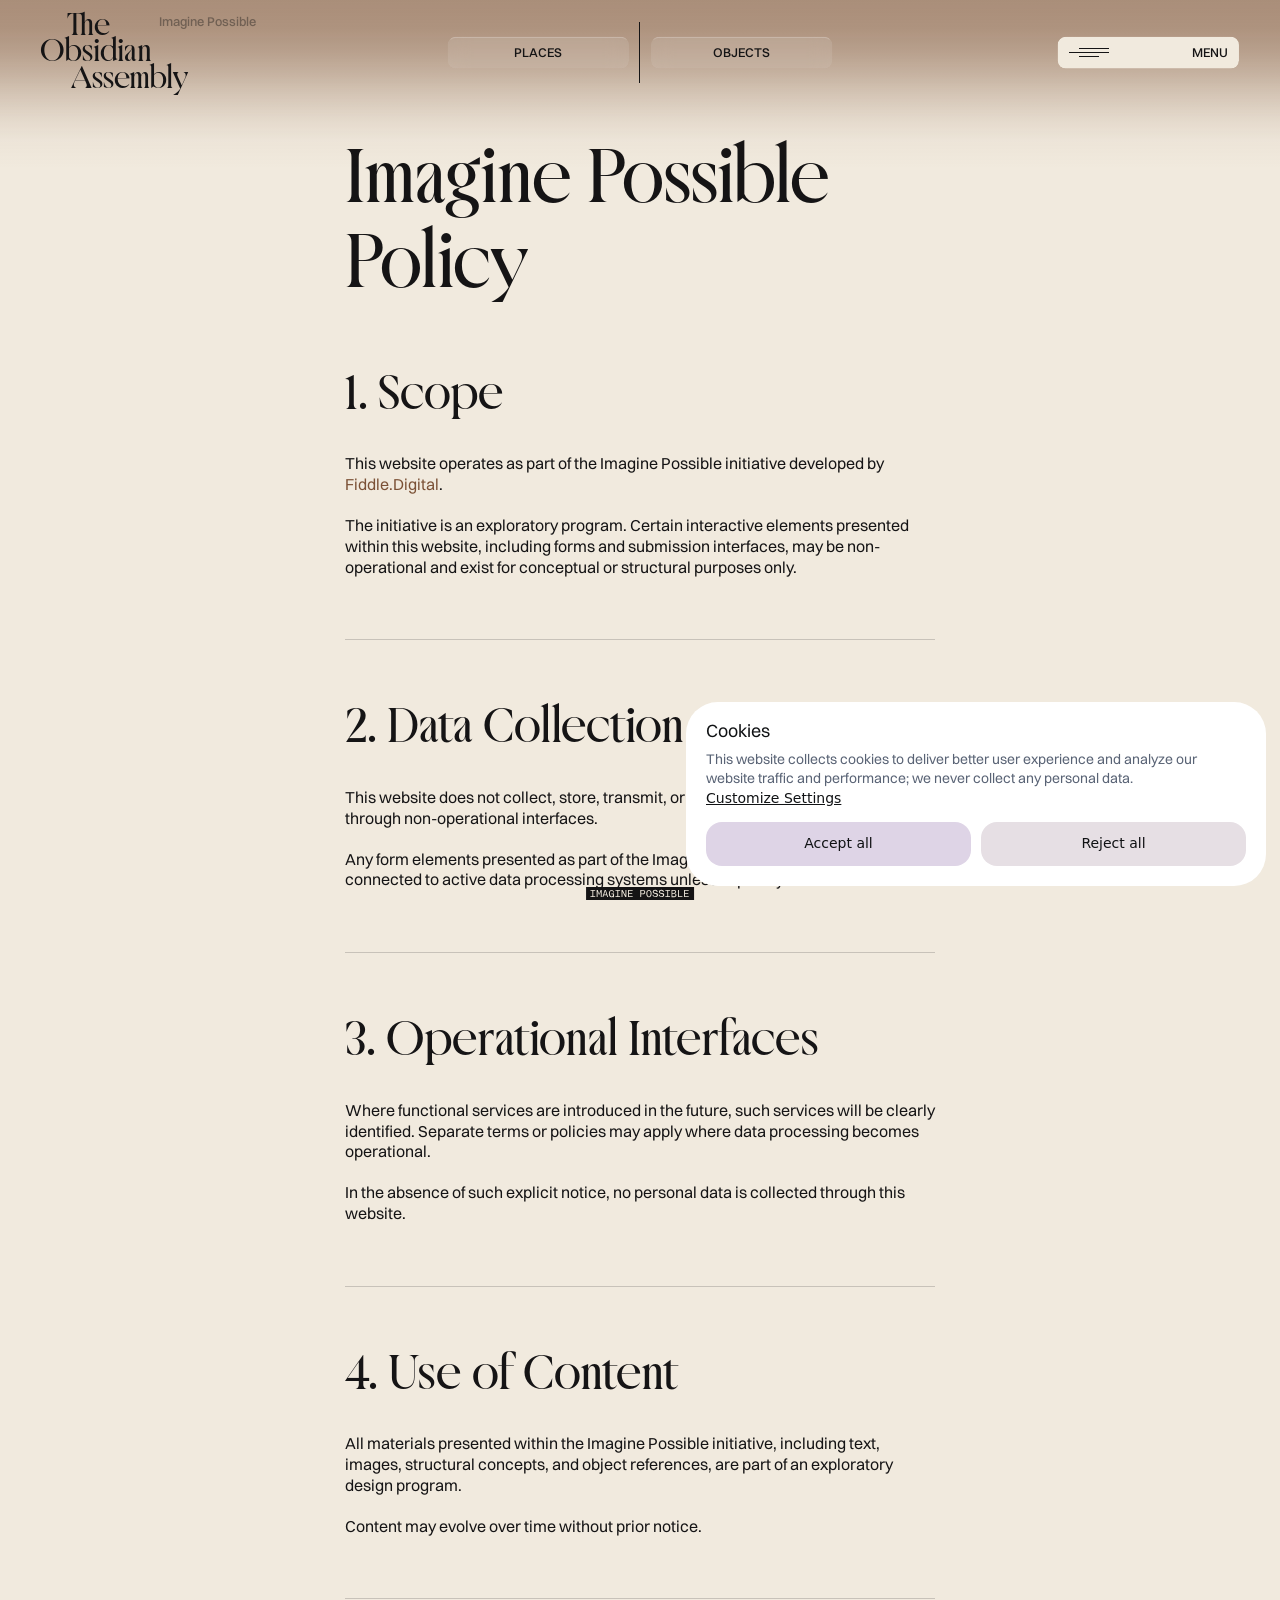
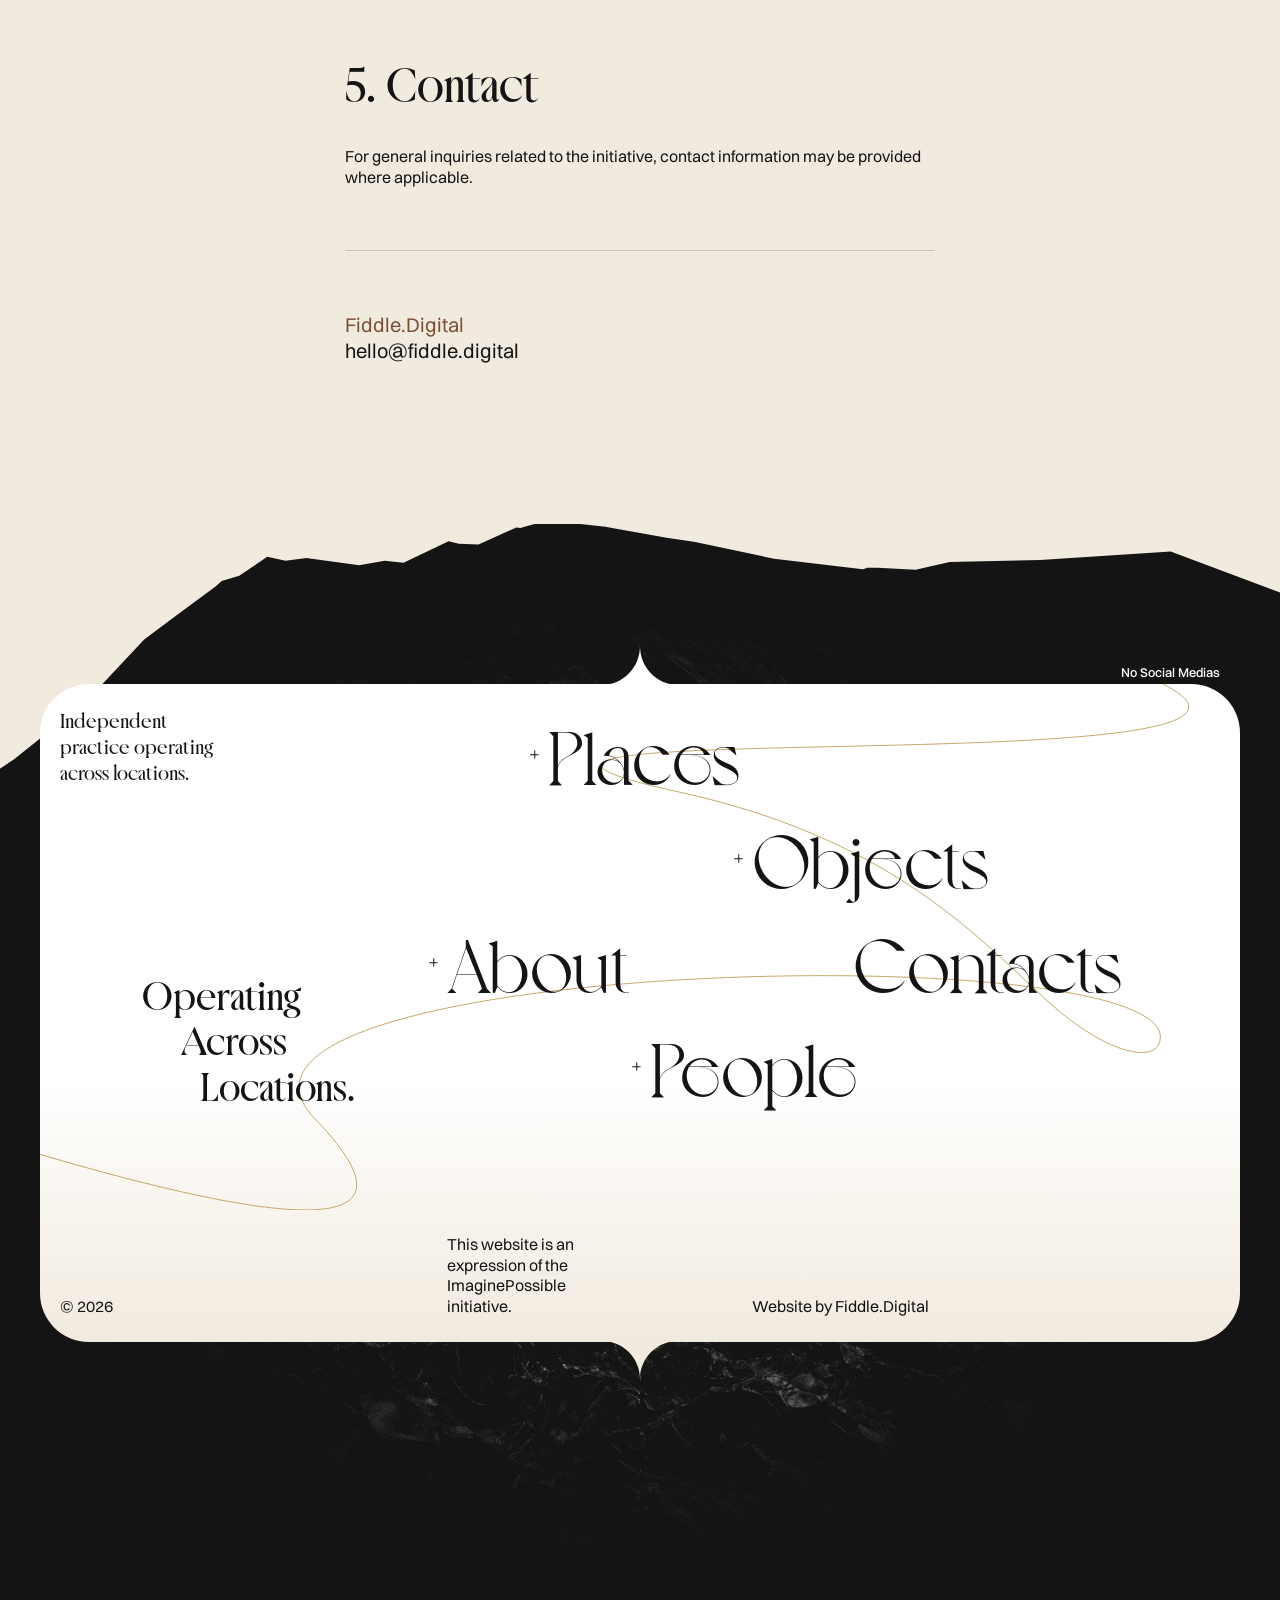
<file: imagine-possible-policy.html>
<!DOCTYPE html>
<html  lang="en">
<head><meta charset="utf-8">
<meta name="viewport" content="width=device-width, initial-scale=1, viewport-fit=cover">
<title>The Obsidian Assembly | Imagine Possible Policy</title>
<meta name="theme-color" content="#151415">
<meta name="color-scheme" content="dark">
<link rel="shortcut icon" type="image/x-icon" href="fav/favicon.ico" sizes="16x16 24x24 32x32 48x48 64x64">
<link rel="apple-touch-icon" href="fav/apple-touch-icon-57x57.png" sizes="57x57">
<link rel="apple-touch-icon-precomposed" href="fav/apple-touch-icon-57x57.png" sizes="57x57">
<link rel="apple-touch-icon" href="fav/apple-touch-icon-72x72.png" sizes="72x72">
<link rel="apple-touch-icon" href="fav/apple-touch-icon-114x114.png" sizes="114x114">
<link rel="apple-touch-icon" href="fav/apple-touch-icon-120x120.png" sizes="120x120">
<link rel="apple-touch-icon" href="fav/apple-touch-icon-144x144.png" sizes="144x144">
<link rel="apple-touch-icon" href="fav/apple-touch-icon-152x152.png" sizes="152x152">
<link rel="msapplication-TileImage" href="fav/mstile-144x144.png">
<meta name="description" content="The Obsidian Assembly is an independent organization coordinating distributed spaces, operations, and product development across multiple locations.">
<meta name="twitter:card" content="summary_large_image">
<meta name="twitter:title" content="The Obsidian Assembly | Imagine Possible Policy">
<meta name="twitter:description" content="The Obsidian Assembly is an independent organization coordinating distributed spaces, operations, and product development across multiple locations.">
<meta name="twitter:image" content="/share-screen.jpg">
<meta property="og:title" content="The Obsidian Assembly | Imagine Possible Policy">
<meta property="og:description" content="The Obsidian Assembly is an independent organization coordinating distributed spaces, operations, and product development across multiple locations.">
<meta property="og:image" content="/share-screen.jpg">
<meta property="og:image" content="/share-screen.jpg">
<style>header[data-v-81ce8483]{background-image:linear-gradient(180deg,rgba(var(--c-brown-rgb),.6) 0,rgba(var(--c-brown-rgb),.57) 17%,rgba(var(--c-brown-rgb),.48) 31%,rgba(var(--c-brown-rgb),.36) 44%,rgba(var(--c-brown-rgb),.24) 56%,rgba(var(--c-brown-rgb),.12) 69%,rgba(var(--c-brown-rgb),.03) 83%,rgba(var(--c-brown-rgb),0) 100%);color:var(--c-yellow);left:0;padding-bottom:var(--h1);padding-top:var(--mm);pointer-events:none;position:fixed;top:0;width:100%;z-index:102}header .-w[data-v-81ce8483]{transform:translateZ(0) skew(0deg,deg);transform-origin:0 100%;transition:transform 1.5s var(--f-cubic)}header .-w a[data-v-81ce8483]{--width:2;color:var(--c-yellow);display:flex;flex-direction:column;justify-self:start;pointer-events:all;position:relative;transition:color .9s var(--f-cubic)}header .-w a .-h5[data-v-81ce8483]{display:block;line-height:.85}header .-w a .the[data-v-81ce8483]{margin-left:.85em}header .-w a .assembly[data-v-81ce8483]{margin-left:1em}header .-w a .-mm[data-v-81ce8483]{color:rgba(var(--c-yellow-rgb),.4);left:80%;position:absolute;top:0;transition:color .9s var(--f-cubic);white-space:nowrap}header .-w .sep[data-v-81ce8483]{--width:2;--left:3;align-self:center;background-color:var(--c-black);display:block;height:var(--h2);justify-self:center;width:1px}header .-w[data-v-81ce8483] >.button{--width:2;align-self:center;pointer-events:all}header .-w[data-v-81ce8483] .places{--left:2}header .-w[data-v-81ce8483] .objects{--left:4}header .-w[data-v-81ce8483] .request{--left:4;opacity:0;pointer-events:none;transition:translate .9s var(--f-cubic),opacity .3s var(--f-cubic),background-color .9s var(--f-cubic);translate:0 -100%}header .-w .menu-wrap[data-v-81ce8483]{--left:5;--width:2;align-self:center;display:flex;pointer-events:all}header .-w .menu-wrap[data-v-81ce8483]:before{content:"";display:block;flex-basis:0;flex-grow:0;flex-shrink:1;padding-right:0;transition:flex-grow .9s var(--f-cubic),padding-right .9s var(--f-cubic)}header .-w .menu-wrap[data-v-81ce8483] .button{align-items:center;display:flex;flex-basis:0;flex-grow:2;flex-shrink:1;justify-content:center;max-height:calc(var(--mm) + var(--g-gap)/3*2 + 4px);transition:flex-grow .9s var(--f-cubic),background-color .9s var(--f-cubic)}header .-w .menu-wrap[data-v-81ce8483] .button>*{grid-area:1/1}header .-w .menu-wrap[data-v-81ce8483] .button .menu-icon{background-image:linear-gradient(to right,var(--c-yellow) 50%,var(--c-black) 50%);background-position:100%;background-repeat:no-repeat;background-size:200% 1px;display:flex;flex-direction:column;gap:calc(var(--mm)/2);justify-content:space-between;left:0;position:absolute;transition:left .9s var(--f-cubic),translate .9s var(--f-cubic),background-position .9s var(--f-cubic);translate:calc(var(--g-gap)/2);width:2rem}header .-w .menu-wrap[data-v-81ce8483] .button .menu-icon:after,header .-w .menu-wrap[data-v-81ce8483] .button .menu-icon:before{background-image:linear-gradient(to right,var(--c-yellow) 25%,var(--c-black) 25%,var(--c-black) 50%,var(--c-yellow) 50%,var(--c-yellow) 75%,var(--c-black) 75%);content:"";display:block;height:1px;transition:background-position .9s var(--f-cubic);width:100%}header .-w .menu-wrap[data-v-81ce8483] .button .menu-icon:before{background-position:25%;background-size:400% 1px}header .-w .menu-wrap[data-v-81ce8483] .button .menu-icon:after{background-position:25%;background-size:200% 1px}header .-w .menu-wrap[data-v-81ce8483] .button .text{margin-left:auto;opacity:1;text-align:center;transition:opacity .9s var(--f-cubic),translate .9s var(--f-cubic),color .3s var(--f-cubic);translate:0 0;white-space:nowrap}header .-w .menu-wrap[data-v-81ce8483] .button:hover .menu-icon{background-position:0}header .-w .menu-wrap[data-v-81ce8483] .button:hover .menu-icon:before{background-position:75%}header .-w .menu-wrap[data-v-81ce8483] .button:hover .menu-icon:after{background-position:100%}header.-scrolled .-w[data-v-81ce8483] .request{opacity:1;pointer-events:all;transition:translate .9s var(--f-cubic-in),opacity .9s var(--f-cubic-in),background-color .9s var(--f-cubic);translate:0 0}header.-scrolled .-w .menu-wrap[data-v-81ce8483]:before{flex-grow:1;padding-right:calc(var(--g-gap)*2)}header.-scrolled .-w .menu-wrap[data-v-81ce8483] .button{flex-grow:1}header.-scrolled .-w .menu-wrap[data-v-81ce8483] .button .menu-icon{left:50%;translate:-50%}header.-scrolled .-w .menu-wrap[data-v-81ce8483] .button .text{opacity:0;translate:0 -100%}header.-dark .-w a[data-v-81ce8483]{color:var(--c-black)}header.-dark .-w a .-mm[data-v-81ce8483]{color:rgba(var(--c-black-rgb),.4)}header.-dark .-w a[data-v-81ce8483]:hover{color:var(--c-brown)}header.-dark .-w[data-v-81ce8483] >.button .text{color:var(--c-black)}html:not(.-ready) header .-w[data-v-81ce8483]{transform:translate3d(0,-150%,0) skew(-10deg,-5deg)}html.-loaded header .-w[data-v-81ce8483]{transition:transform 2.1s var(--f-cubic-in)}html.-loaded.-ready header.-hidden .-w[data-v-81ce8483]{transform:translate3d(0,-150%,0) skew(0deg,0deg);transition:transform 1.5s var(--f-fast)}@media (min-width:1024px){header .-w a[data-v-81ce8483]:hover{color:var(--c-white)}header .-w .sep[data-v-81ce8483]{--left:6}header .-w[data-v-81ce8483] >.button{--width:2}header .-w[data-v-81ce8483] .places{--left:5}header .-w[data-v-81ce8483] .objects{--left:7}header .-w[data-v-81ce8483] .request{--left:10}header .-w .menu-wrap[data-v-81ce8483]{--left:11}header .-w .menu-wrap[data-v-81ce8483] .button{max-height:none}}.full-screen-menu[data-v-81ce8483]{height:100%;left:0;position:absolute;top:calc(var(--top-position)*1px);width:100%;z-index:90}.full-screen-menu .overlay[data-v-81ce8483]{background-color:rgba(var(--c-grey-rgb),.8);display:block;inset:0 0 calc(var(--vh, 1vh)*-13) 0;position:absolute}.full-screen-menu .oy[data-v-81ce8483]{align-items:stretch;display:flex;justify-content:stretch;min-height:100%;overflow:hidden}.full-screen-menu .oy .-w[data-v-81ce8483]{box-sizing:border-box;flex-grow:1;min-height:100%;padding-bottom:var(--h5);padding-top:var(--h5);pointer-events:none;position:relative}.full-screen-menu .oy .-w[data-v-81ce8483]>*{pointer-events:all}.full-screen-menu .oy .-w .button-close[data-v-81ce8483]{--width:2;align-self:start;background-color:rgba(var(--c-white-rgb),.1);border-radius:.4rem;margin-top:calc(var(--col)/2 - var(--h4)/2);opacity:1;position:relative;transform:translateZ(0);transition:background-color 2.1s var(--f-cubic),opacity 1.5s var(--f-cubic);z-index:100}.full-screen-menu .oy .-w .button-close span[data-v-81ce8483]{color:rgba(var(--c-yellow-rgb),.2);font-family:var(--font-b-regular);transform:translateZ(0);transition:color 1.5s var(--f-cubic)}.full-screen-menu .oy .-w .close[data-v-81ce8483]{--left:6;align-self:start;cursor:pointer;display:grid;overflow:hidden;padding:50% 0;place-items:center;position:relative;width:100%;z-index:100}.full-screen-menu .oy .-w .close[data-v-81ce8483]:after,.full-screen-menu .oy .-w .close[data-v-81ce8483]:before{background-color:var(--c-yellow);content:"";display:block;grid-area:1/1;height:1px;transition:width .9s var(--f-cubic);width:100%}.full-screen-menu .oy .-w .close[data-v-81ce8483]:before{transform:rotate(-45deg) translate(0)}.full-screen-menu .oy .-w .close[data-v-81ce8483]:after{transform:rotate(45deg) translate(0)}.full-screen-menu .oy .-w .underlay[data-v-81ce8483]{--left:1;--width:6;align-items:center;align-self:center;display:flex;height:0;justify-content:center;position:relative;width:100%}.full-screen-menu .oy .-w .underlay div[data-v-81ce8483]{background-color:var(--c-black);-webkit-mask-image:url(images/main/mask-fade-4.webp);mask-image:url(images/main/mask-fade-4.webp);-webkit-mask-size:100%;mask-size:100%;opacity:1;padding:50% 0;pointer-events:none;scale:2;width:100%}.full-screen-menu .oy .-w .underlay div[data-v-81ce8483],.full-screen-menu .oy .-w .underlay div[data-v-81ce8483]:before{-webkit-mask-position:center;mask-position:center;-webkit-mask-repeat:no-repeat;mask-repeat:no-repeat;transform:translateZ(0)}.full-screen-menu .oy .-w .underlay div[data-v-81ce8483]:before{background-image:url(images/home/stone-wall.webp);background-repeat:repeat;background-size:50%;content:"";display:block;inset:0;-webkit-mask-image:url(images/main/mask-fade-20.webp);mask-image:url(images/main/mask-fade-20.webp);-webkit-mask-size:100% 50%;mask-size:100% 50%;position:absolute}.full-screen-menu .oy .-w nav[data-v-81ce8483]{--left:1;--width:6;align-self:center;display:grid;gap:var(--g-gap);grid-template-columns:repeat(6,1fr);grid-template-rows:2fr auto auto auto auto auto 2fr;position:relative;row-gap:0}.full-screen-menu .oy .-w nav .guy[data-v-81ce8483]{align-self:center;display:grid;grid-column-end:5;grid-column-start:3;grid-row-end:2;grid-row-start:1;justify-self:center;place-items:center}.full-screen-menu .oy .-w nav .guy[data-v-81ce8483]:after,.full-screen-menu .oy .-w nav .guy[data-v-81ce8483]:before{align-self:end;border-radius:50%;content:"";display:block;grid-area:1/1;opacity:1;scale:1;transform-origin:50% 150%}.full-screen-menu .oy .-w nav .guy[data-v-81ce8483]:before{border:1px solid rgba(var(--c-yellow-rgb),.1);margin-bottom:5%;padding:30% 0;width:60%}.full-screen-menu .oy .-w nav .guy[data-v-81ce8483]:after{border:1px solid rgba(var(--c-yellow-rgb),.2);padding:40% 0;width:80%}.full-screen-menu .oy .-w nav .guy figure[data-v-81ce8483]{grid-area:1/1;opacity:1;position:relative;scale:1;transform-origin:50% 50%;width:2.5rem}.full-screen-menu .oy .-w nav .guy span[data-v-81ce8483]{color:var(--c-white)}.full-screen-menu .oy .-w nav .guy span[data-v-81ce8483] .-s-char{opacity:1}.full-screen-menu .oy .-w nav a[data-v-81ce8483],.full-screen-menu .oy .-w nav>span[data-v-81ce8483]{border-radius:var(--g-gap);color:var(--c-white);flex-wrap:nowrap;font-family:var(--font-t-2);grid-column-end:9;justify-content:center;justify-self:center;margin-bottom:-.1em;margin-top:-.1em;opacity:1;overflow:hidden;padding-bottom:calc(var(--mm)/2);padding-left:var(--p);padding-right:var(--p);position:relative;transform:translateZ(0)}.full-screen-menu .oy .-w nav a[data-v-81ce8483] .-s-char,.full-screen-menu .oy .-w nav>span[data-v-81ce8483] .-s-char{position:relative;transform:translateZ(0);transition:translate calc(.9s + var(--char-index)*.15s) var(--f-cubic);translate:0 0}.full-screen-menu .oy .-w nav a.back-home[data-v-81ce8483]{grid-column-end:6;grid-column-start:2;grid-row-end:3;grid-row-start:2}.full-screen-menu .oy .-w nav a.places[data-v-81ce8483]{grid-column-end:5;grid-column-start:1;grid-row-end:4;grid-row-start:3}.full-screen-menu .oy .-w nav a.objects[data-v-81ce8483]{grid-column-end:7;grid-column-start:3;grid-row-end:5;grid-row-start:4}.full-screen-menu .oy .-w nav a.about[data-v-81ce8483]{grid-column-end:6;grid-column-start:2;grid-row-end:6;grid-row-start:5}.full-screen-menu .oy .-w nav>span.contacts[data-v-81ce8483]{cursor:not-allowed;grid-column-end:5;grid-column-start:1;grid-row-end:7;grid-row-start:6}.full-screen-menu .oy .-w nav>span.contacts[data-v-81ce8483]:after{background-color:var(--c-white);content:"";display:block;height:1px;inset:60% 0 auto 0;position:absolute;scale:1 1;transform-origin:0 50%;transition:scale .9s var(--f-cubic)}.full-screen-menu .oy .-w nav a.people[data-v-81ce8483]{grid-column-end:7;grid-column-start:2;grid-row-end:8;grid-row-start:7}.-t-menu-enter-active .overlay[data-v-81ce8483]{transition:background-color 1.5s var(--f-fast)}.-t-menu-enter-active .oy .-w .close[data-v-81ce8483]:after,.-t-menu-enter-active .oy .-w .close[data-v-81ce8483]:before{transition:width .9s var(--f-cubic),transform 1.5s var(--f-fast)}.-t-menu-enter-active .oy .-w .underlay[data-v-81ce8483]{transition:opacity 2.1s var(--f-smooth)}.-t-menu-enter-active .oy .-w nav .guy[data-v-81ce8483]:after,.-t-menu-enter-active .oy .-w nav .guy[data-v-81ce8483]:before{transition:scale 1.5s var(--f-fast),opacity 1.5s var(--f-fast)}.-t-menu-enter-active .oy .-w nav .guy[data-v-81ce8483]:before{transition-delay:.15s}.-t-menu-enter-active .oy .-w nav .guy[data-v-81ce8483]:after{transition-delay:.3s}.-t-menu-enter-active .oy .-w nav .guy figure[data-v-81ce8483]{transition:scale 1.5s var(--f-cubic),opacity 1.5s var(--f-cubic)}.-t-menu-enter-active .oy .-w nav .guy span[data-v-81ce8483] .-s-char{transition:opacity 1.5s var(--f-cubic);transition-delay:calc(var(--char-random)*75ms)}.-t-menu-enter-active .oy .-w nav a[data-v-81ce8483],.-t-menu-enter-active .oy .-w nav span[data-v-81ce8483]{transition:transform calc(.9s + var(--l-delay)*.15s) var(--f-cubic),opacity calc(.9s + var(--l-delay)*.15s) var(--f-cubic)}.-t-menu-enter-from .overlay[data-v-81ce8483]{background-color:rgba(var(--c-grey-rgb),0)}.-t-menu-enter-from .oy .-w .button-close[data-v-81ce8483]{opacity:0}.-t-menu-enter-from .oy .-w .close[data-v-81ce8483]:before{transform:rotate(-45deg) translate(150%)}.-t-menu-enter-from .oy .-w .close[data-v-81ce8483]:after{transform:rotate(45deg) translate(-150%)}.-t-menu-enter-from .oy .-w .underlay[data-v-81ce8483]{opacity:0}.-t-menu-enter-from .oy .-w nav .guy figure[data-v-81ce8483],.-t-menu-enter-from .oy .-w nav .guy[data-v-81ce8483]:after,.-t-menu-enter-from .oy .-w nav .guy[data-v-81ce8483]:before{opacity:0;scale:0}.-t-menu-enter-from .oy .-w nav .guy span[data-v-81ce8483] .-s-char{opacity:0}.-t-menu-enter-from .oy .-w nav a[data-v-81ce8483],.-t-menu-enter-from .oy .-w nav span[data-v-81ce8483]{opacity:0;transform:translate3d(0,100%,0)}.-t-menu-leave-active[data-v-81ce8483]{pointer-events:none}.-t-menu-leave-active .overlay[data-v-81ce8483]{transition:background-color 1.5s var(--f-cubic)}.-t-menu-leave-active .oy .-w[data-v-81ce8483]>*{pointer-events:none}.-t-menu-leave-active .oy .-w .close[data-v-81ce8483]:after,.-t-menu-leave-active .oy .-w .close[data-v-81ce8483]:before{transition:width .9s var(--f-cubic),transform 1.5s var(--f-cubic)}.-t-menu-leave-active .oy .-w .underlay[data-v-81ce8483]{transition:opacity 1.5s var(--f-smooth)}.-t-menu-leave-active .oy .-w nav .guy[data-v-81ce8483]:after,.-t-menu-leave-active .oy .-w nav .guy[data-v-81ce8483]:before{transition:scale 1.5s var(--f-cubic),opacity 1.5s var(--f-cubic)}.-t-menu-leave-active .oy .-w nav .guy[data-v-81ce8483]:after,.-t-menu-leave-active .oy .-w nav .guy[data-v-81ce8483]:before{transition-delay:0s}.-t-menu-leave-active .oy .-w nav .guy figure[data-v-81ce8483]{transition:scale 1.5s var(--f-cubic),opacity 1.5s var(--f-cubic)}.-t-menu-leave-active .oy .-w nav .guy span[data-v-81ce8483] .-s-char{transition:opacity 1.5s var(--f-cubic);transition-delay:calc(var(--char-random)*75ms)}.-t-menu-leave-active .oy .-w nav a[data-v-81ce8483],.-t-menu-leave-active .oy .-w nav span[data-v-81ce8483]{transition:transform .9s var(--f-cubic),opacity .9s var(--f-cubic)}.-t-menu-leave-to .overlay[data-v-81ce8483]{background-color:rgba(var(--c-grey-rgb),0)}.-t-menu-leave-to .oy .-w .button-close[data-v-81ce8483]{opacity:0}.-t-menu-leave-to .oy .-w .close[data-v-81ce8483]:before{transform:rotate(-45deg) translate(-150%)}.-t-menu-leave-to .oy .-w .close[data-v-81ce8483]:after{transform:rotate(45deg) translate(150%)}.-t-menu-leave-to .oy .-w .underlay[data-v-81ce8483]{opacity:0}.-t-menu-leave-to .oy .-w nav .guy figure[data-v-81ce8483],.-t-menu-leave-to .oy .-w nav .guy[data-v-81ce8483]:after,.-t-menu-leave-to .oy .-w nav .guy[data-v-81ce8483]:before{opacity:0;scale:0}.-t-menu-leave-to .oy .-w nav .guy span[data-v-81ce8483] .-s-char{opacity:0}.-t-menu-leave-to .oy .-w nav a[data-v-81ce8483],.-t-menu-leave-to .oy .-w nav span[data-v-81ce8483]{opacity:0;transform:translate3d(0,calc(50% + 20%*var(--l-delay)),0)}@media (min-width:1024px){.full-screen-menu[data-v-81ce8483]{overflow-x:hidden}.full-screen-menu .overlay[data-v-81ce8483]{inset:0 0 0 0;position:fixed}.full-screen-menu .oy .-w .button-close[data-v-81ce8483]{margin-top:calc(var(--col)/2 - var(--h2)/2)}.full-screen-menu .oy .-w .button-close[data-v-81ce8483]:hover{background-color:rgba(var(--c-white-rgb),.2)}.full-screen-menu .oy .-w .button-close:hover span[data-v-81ce8483]{color:rgba(var(--c-yellow-rgb),.4)}.full-screen-menu .oy .-w .close[data-v-81ce8483]{--left:12}.full-screen-menu .oy .-w .close[data-v-81ce8483]:hover:after,.full-screen-menu .oy .-w .close[data-v-81ce8483]:hover:before{width:120%}.full-screen-menu .oy .-w .underlay[data-v-81ce8483]{--left:3;--width:8}.full-screen-menu .oy .-w .underlay div[data-v-81ce8483]{scale:1}.full-screen-menu .oy .-w nav[data-v-81ce8483]{--left:3;--width:8;grid-template-columns:repeat(8,1fr);grid-template-rows:2fr auto auto auto auto 2fr;row-gap:var(--g-gap)}.full-screen-menu .oy .-w nav .guy[data-v-81ce8483]{grid-column-end:6;grid-column-start:4;margin-bottom:10%}.full-screen-menu .oy .-w nav a[data-v-81ce8483] .-s-char:after,.full-screen-menu .oy .-w nav>span[data-v-81ce8483] .-s-char:after{color:var(--c-white);content:attr(data-split-content);display:inline-block;inset:0;position:absolute;rotate:60deg;scale:1.5;transform-origin:0 100%;transition:scale calc(.9s + var(--char-index)*.15s) var(--f-cubic),rotate calc(.9s + var(--char-index)*.15s) var(--f-cubic);translate:0 105%}.full-screen-menu .oy .-w nav a[data-v-81ce8483]:hover .-s-char,.full-screen-menu .oy .-w nav>span[data-v-81ce8483]:hover .-s-char{translate:0 -105%}.full-screen-menu .oy .-w nav a[data-v-81ce8483]:hover .-s-char:after,.full-screen-menu .oy .-w nav>span[data-v-81ce8483]:hover .-s-char:after{rotate:0deg;scale:1}.full-screen-menu .oy .-w nav a.places[data-v-81ce8483]{grid-column-end:6;grid-column-start:2;grid-row-end:3;grid-row-start:2}.full-screen-menu .oy .-w nav a.objects[data-v-81ce8483]{grid-column-end:8;grid-column-start:4;grid-row-end:4;grid-row-start:3}.full-screen-menu .oy .-w nav a.about[data-v-81ce8483]{grid-column-end:5;grid-column-start:1;grid-row-end:5;grid-row-start:4}.full-screen-menu .oy .-w nav>span.contacts[data-v-81ce8483]{grid-column-end:9;grid-column-start:5;grid-row-end:5;grid-row-start:4}.full-screen-menu .oy .-w nav>span.contacts[data-v-81ce8483]:after{scale:0 1}.full-screen-menu .oy .-w nav>span.contacts[data-v-81ce8483]:hover:after{scale:1 1;transition:scale .9s var(--f-cubic-in)}.full-screen-menu .oy .-w nav a.people[data-v-81ce8483]{grid-column-end:7;grid-column-start:3;grid-row-end:6;grid-row-start:5}}.full-screen-form[data-v-81ce8483]{height:100%;left:0;position:absolute;top:calc(var(--top-position)*1px);width:100%;z-index:90}.full-screen-form .overlay[data-v-81ce8483]{background-color:rgba(var(--c-grey-rgb),.8);display:block;inset:0 0 calc(var(--vh, 1vh)*-13) 0;position:absolute}.full-screen-form .oy[data-v-81ce8483]{align-items:stretch;display:flex;justify-content:stretch;min-height:100%;overflow:hidden}.full-screen-form .oy .-w[data-v-81ce8483]{box-sizing:border-box;flex-grow:1;min-height:100%;padding-bottom:var(--h5);padding-top:var(--h5);pointer-events:none;position:relative}.full-screen-form .oy .-w[data-v-81ce8483]>*{pointer-events:all}.full-screen-form .oy .-w .button-close[data-v-81ce8483]{--width:2;align-self:start;background-color:rgba(var(--c-white-rgb),.1);border-radius:.4rem;margin-top:calc(var(--col)/2 - var(--h4)/2);opacity:1;position:relative;transform:translateZ(0);transition:background-image 2.1s var(--f-cubic),opacity 1.5s var(--f-cubic);z-index:100}.full-screen-form .oy .-w .button-close span[data-v-81ce8483]{color:rgba(var(--c-yellow-rgb),.2);font-family:var(--font-b-regular);transform:translateZ(0);transition:color 1.5s var(--f-cubic)}.full-screen-form .oy .-w .close[data-v-81ce8483]{--left:6;align-self:start;cursor:pointer;display:grid;overflow:hidden;padding:50% 0;place-items:center;position:relative;width:100%;z-index:100}.full-screen-form .oy .-w .close[data-v-81ce8483]:after,.full-screen-form .oy .-w .close[data-v-81ce8483]:before{background-color:var(--c-yellow);content:"";display:block;grid-area:1/1;height:1px;transition:width .9s var(--f-cubic);width:100%}.full-screen-form .oy .-w .close[data-v-81ce8483]:before{transform:rotate(-45deg) translate(0)}.full-screen-form .oy .-w .close[data-v-81ce8483]:after{transform:rotate(45deg) translate(0)}.full-screen-form .oy .-w .underlay[data-v-81ce8483]{--left:1;--width:6;--height:3;align-items:center;align-self:center;display:flex;height:0;justify-content:center;position:relative;width:100%}.full-screen-form .oy .-w .underlay div[data-v-81ce8483]{background-color:var(--c-yellow);-webkit-mask-image:url(images/main/mask-fade-4.webp);mask-image:url(images/main/mask-fade-4.webp);-webkit-mask-position:center;mask-position:center;-webkit-mask-repeat:no-repeat;mask-repeat:no-repeat;-webkit-mask-size:100%;mask-size:100%;opacity:1;padding:50% 0;pointer-events:none;scale:2;transform:translateZ(0);width:100%}.full-screen-form .oy .-w .underlay div figure[data-v-81ce8483]{inset:0;position:absolute}.full-screen-form .oy .-w form[data-v-81ce8483]{--left:1;--width:6;--height:3;align-self:center;display:grid;grid-template-columns:repeat(6,1fr);position:relative}.full-screen-form .oy .-w form .title[data-v-81ce8483]{grid-column-end:6;grid-column-start:2}.full-screen-form .oy .-w form .title span[data-v-81ce8483]:nth-child(2){margin-left:1em}.full-screen-form .oy .-w form .title span[data-v-81ce8483] .-s-char{opacity:1}.full-screen-form .oy .-w form .field[data-v-81ce8483]{grid-column-end:7;grid-column-start:1}.full-screen-form .oy .-w form .field[data-v-81ce8483]:has(input) input{grid-column-start:2}.full-screen-form .oy .-w form .field[data-v-81ce8483]:has(input) .placeholder{grid-column-start:2}.full-screen-form .oy .-w form .name[data-v-81ce8483] label span:nth-child(2){margin-left:1em}.full-screen-form .oy .-w form .city[data-v-81ce8483],.full-screen-form .oy .-w form .country[data-v-81ce8483],.full-screen-form .oy .-w form .tta[data-v-81ce8483]{grid-column-end:7;grid-column-start:1}.full-screen-form .oy .-w form .tta[data-v-81ce8483]{margin-top:var(--g-gap)}.full-screen-form .oy .-w form .agreement[data-v-81ce8483]{grid-column-end:6;grid-column-start:2;margin-top:var(--g-gap)}.full-screen-form .oy .-w form .agreement label[data-v-81ce8483]{align-items:flex-start;display:flex;flex-direction:column}.full-screen-form .oy .-w form .agreement label a[data-v-81ce8483]{color:var(--c-brown);margin-top:var(--m);text-decoration:underline}.full-screen-form .oy .-w form .agreement label a[data-v-81ce8483]:hover{text-decoration:none}.full-screen-form .oy .-w form .button-wrap[data-v-81ce8483]{grid-column-end:6;grid-column-start:2;margin-top:calc(var(--g-gap) + var(--mm))}.full-screen-form .oy .-w form .button-wrap[data-v-81ce8483] .button{width:100%}.-t-form-enter-active .overlay[data-v-81ce8483]{transition:background-color 1.5s var(--f-fast)}.-t-form-enter-active .oy .-w .close[data-v-81ce8483]:after,.-t-form-enter-active .oy .-w .close[data-v-81ce8483]:before{transition:width .9s var(--f-cubic),transform 1.5s var(--f-fast)}.-t-form-enter-active .oy .-w .underlay[data-v-81ce8483]{transition:opacity 2.1s var(--f-smooth)}.-t-form-enter-active .oy .-w form .title span[data-v-81ce8483] .-s-char{transition:opacity 1.5s var(--f-cubic);transition-delay:calc(var(--char-random)*75ms)}.-t-form-enter-active .oy .-w form .button-wrap[data-v-81ce8483],.-t-form-enter-active .oy .-w form .checkbox-wrap[data-v-81ce8483],.-t-form-enter-active .oy .-w form .field[data-v-81ce8483]{transition:transform calc(.9s + var(--l-delay)*.15s) var(--f-cubic),opacity calc(.9s + var(--l-delay)*.15s) var(--f-cubic)}.-t-form-enter-from .overlay[data-v-81ce8483]{background-color:rgba(var(--c-grey-rgb),0)}.-t-form-enter-from .oy .-w .button-close[data-v-81ce8483]{opacity:0}.-t-form-enter-from .oy .-w .close[data-v-81ce8483]:before{transform:rotate(-45deg) translate(150%)}.-t-form-enter-from .oy .-w .close[data-v-81ce8483]:after{transform:rotate(45deg) translate(-150%)}.-t-form-enter-from .oy .-w .underlay[data-v-81ce8483]{opacity:0}.-t-form-enter-from .oy .-w form .title span[data-v-81ce8483] .-s-char{opacity:0}.-t-form-enter-from .oy .-w form .button-wrap[data-v-81ce8483],.-t-form-enter-from .oy .-w form .checkbox-wrap[data-v-81ce8483],.-t-form-enter-from .oy .-w form .field[data-v-81ce8483]{opacity:0;transform:translate3d(0,var(--h1),0)}.-t-form-leave-active[data-v-81ce8483]{pointer-events:none}.-t-form-leave-active .overlay[data-v-81ce8483]{transition:background-color 1.5s var(--f-cubic)}.-t-form-leave-active .oy .-w[data-v-81ce8483]>*{pointer-events:none}.-t-form-leave-active .oy .-w .close[data-v-81ce8483]:after,.-t-form-leave-active .oy .-w .close[data-v-81ce8483]:before{transition:width .9s var(--f-cubic),transform 1.5s var(--f-cubic)}.-t-form-leave-active .oy .-w .underlay[data-v-81ce8483]{transition:opacity 1.5s var(--f-smooth)}.-t-form-leave-active .oy .-w form .title span[data-v-81ce8483] .-s-char{transition:opacity 1.5s var(--f-cubic);transition-delay:calc(var(--char-random)*75ms)}.-t-form-leave-active .oy .-w form .button-wrap[data-v-81ce8483],.-t-form-leave-active .oy .-w form .checkbox-wrap[data-v-81ce8483],.-t-form-leave-active .oy .-w form .field[data-v-81ce8483]{transition:transform .9s var(--f-cubic),opacity .9s var(--f-cubic)}.-t-form-leave-to .overlay[data-v-81ce8483]{background-color:rgba(var(--c-grey-rgb),0)}.-t-form-leave-to .oy .-w .button-close[data-v-81ce8483]{opacity:0}.-t-form-leave-to .oy .-w .close[data-v-81ce8483]:before{transform:rotate(-45deg) translate(-150%)}.-t-form-leave-to .oy .-w .close[data-v-81ce8483]:after{transform:rotate(45deg) translate(150%)}.-t-form-leave-to .oy .-w .underlay[data-v-81ce8483]{opacity:0}.-t-form-leave-to .oy .-w form .title span[data-v-81ce8483] .-s-char{opacity:0}.-t-form-leave-to .oy .-w form .button-wrap[data-v-81ce8483],.-t-form-leave-to .oy .-w form .checkbox-wrap[data-v-81ce8483],.-t-form-leave-to .oy .-w form .field[data-v-81ce8483]{opacity:0;transform:translate3d(0,calc(var(--h5) + var(--mm)*var(--l-delay)),0)}@media (min-width:1024px){.full-screen-form[data-v-81ce8483]{overflow-x:hidden}.full-screen-form .overlay[data-v-81ce8483]{inset:0 0 0 0;position:fixed}.full-screen-form .oy .-w .button-close[data-v-81ce8483]{margin-top:calc(var(--col)/2 - var(--h2)/2)}.full-screen-form .oy .-w .button-close[data-v-81ce8483]:hover{background-color:rgba(var(--c-white-rgb),.2)}.full-screen-form .oy .-w .button-close:hover span[data-v-81ce8483]{color:rgba(var(--c-yellow-rgb),.4)}.full-screen-form .oy .-w .close[data-v-81ce8483]{--left:12}.full-screen-form .oy .-w .close[data-v-81ce8483]:hover:after,.full-screen-form .oy .-w .close[data-v-81ce8483]:hover:before{width:120%}.full-screen-form .oy .-w .underlay[data-v-81ce8483]{--left:3;--width:8;--height:3}.full-screen-form .oy .-w .underlay div[data-v-81ce8483]{scale:1}.full-screen-form .oy .-w form[data-v-81ce8483]{--left:4;--width:6;--height:3}.full-screen-form .oy .-w form .title[data-v-81ce8483]{margin-bottom:var(--h5)}.full-screen-form .oy .-w form .field[data-v-81ce8483]{grid-column-end:5;grid-column-start:1}.full-screen-form .oy .-w form .city[data-v-81ce8483],.full-screen-form .oy .-w form .country[data-v-81ce8483]{grid-column-end:7;grid-column-start:2}.full-screen-form .oy .-w form .agreement[data-v-81ce8483]{grid-column-end:4;grid-column-start:1}.full-screen-form .oy .-w form .button-wrap[data-v-81ce8483]{grid-column-end:7;grid-column-start:5;margin-top:var(--g-gap)}}</style>
<style>svg[data-v-55c3b488]{fill:var(--c-yellow);aspect-ratio:118/14;background-color:var(--c-black);bottom:0;height:var(--mm);left:50%;pointer-events:none;position:fixed;translate:-50% 0;width:auto;z-index:40}</style>
<style>@charset "UTF-8";h1,h2,h3,h4,h5,h6,p{margin:0}ol,ol *,ul,ul *{list-style-type:none;margin:0;padding:0}hr{background-color:rgba(var(--c-white),.1);border:none;height:1px}input,textarea{font-feature-settings:"dlig","ss03","ss08","ss06";background-color:transparent;border:none;border-radius:.2rem;border-radius:0;box-shadow:inset 0 0 0 2px var(--c-black);box-sizing:border-box;color:var(--c-black);cursor:text;display:block;font-family:var(--font);font-size:16px;margin:0;padding:.4rem}@media (min-width:1024px){input,textarea{display:inline-block;font-size:var(--body-font-size)}}input:-moz-focusring,input:-moz-submit-invalid,input:invalid,input:optional,input:required,textarea:-moz-focusring,textarea:-moz-submit-invalid,textarea:invalid,textarea:optional,textarea:required{border:none;box-shadow:none;outline:none}input:-internal-autofill-selected,input:-webkit-autofill,input:-webkit-autofill:focus,input:-webkit-autofill:hover,select:-webkit-autofill,select:-webkit-autofill:focus,select:-webkit-autofill:hover,textarea:-webkit-autofill,textarea:-webkit-autofill:focus,textarea:-webkit-autofill:hover{background-color:var(--c-black)!important;background-image:none!important;-webkit-box-shadow:0 0 0 1000px var(--c-black) inset;color:var(--c-white)!important}input:-webkit-autofill{-webkit-text-fill-color:var(--c-white)!important}input::-moz-placeholder,textarea::-moz-placeholder{color:var(--c-purple);opacity:1}input::placeholder,textarea::placeholder{color:var(--c-purple);opacity:1}input[disabled]::-moz-placeholder,textarea[disabled]::-moz-placeholder{color:var(--c-purple);opacity:0}input[disabled]::placeholder,textarea[disabled]::placeholder{color:var(--c-purple);opacity:0}input:focus,textarea:focus{outline:none}input:focus,input:hover,textarea:focus,textarea:hover{box-shadow:inset 0 0 0 2px var(--c-black),0 0 0 1px var(--c-black)}input.-naked,textarea.-naked{box-shadow:none}button{background-color:transparent;border:none;color:var(--c-white);cursor:pointer;font-family:var(--font);font-size:var(--body-font-size);line-height:var(--body-line-height,1.2);margin:0;padding:0;touch-action:manipulation}button,button span{display:block;position:relative}figure{margin:0}img,svg,video{display:block;width:100%}.-dn{display:none}@font-face{font-family:OTJubilee-Platinum;font-style:normal;src:url(fonts/OTJubilee-PlatinumRegular.woff) format("woff"),url(fonts/OTJubilee-PlatinumRegular.woff2) format("woff2")}@font-face{ascent-override:100%;descent-override:10%;font-family:Voyage-Regular;font-style:normal;src:url(fonts/Voyage-Regular.woff) format("woff"),url(fonts/Voyage-Regular.woff2) format("woff2")}@font-face{font-family:Switzer-Medium;font-style:normal;src:url(fonts/Switzer-Medium.woff) format("woff"),url(fonts/Switzer-Medium.woff2) format("woff2")}@font-face{font-family:Switzer-Regular;font-style:normal;src:url(fonts/Switzer-Regular.woff) format("woff"),url(fonts/Switzer-Regular.woff2) format("woff2")}:root{--type-step:1.25;--body-font-size:1rem;--body-line-height:1.3;--line-height-step:var(--body-line-height) /var(--type-step);--p:1rem;--m:calc(var(--p)/var(--type-step));--mm:calc(var(--m)/var(--type-step));--h6:calc(var(--p)*var(--type-step));--h5:calc(var(--h6)*var(--type-step));--h4:calc(var(--h5)*var(--type-step));--h3:calc(var(--h4)*var(--type-step));--h2:calc(var(--h3)*var(--type-step));--h1:calc(var(--h2)*var(--type-step));--h0:calc(var(--h1)*var(--type-step));--large:max(calc(var(--h0)*var(--type-step)*var(--type-step)),12.5vw);--ls-intencity:-2;--large-lh:calc(var(--body-line-height)*pow(var(--line-height-step), -13));--h0-lh:calc(var(--body-line-height)*pow(var(--line-height-step), -4));--h1-lh:calc(var(--body-line-height)*pow(var(--line-height-step), -4));--h2-lh:calc(var(--body-line-height)*pow(var(--line-height-step), -4));--h3-lh:calc(var(--body-line-height)*pow(var(--line-height-step), -4));--h4-lh:calc(var(--body-line-height)*pow(var(--line-height-step), -3));--h5-lh:calc(var(--body-line-height)*pow(var(--line-height-step), -2));--h6-lh:calc(var(--body-line-height)*pow(var(--line-height-step), -1))}@media (max-width:1024px){:root{--large:calc(var(--h0))}}.-h0,.-h1,.-h2,.-h3,.-h4,.-h5,.-h6,.-hm,.-hp,h1,h2,h3,h4,h5,h6{font-family:var(--font-t-1);font-weight:400;line-height:var(--body-line-height)}.-h0{font-size:var(--h0);line-height:var(--h0-lh)}.-h1,h1{font-size:var(--h1);line-height:var(--h1-lh)}.-h2,h2{font-size:var(--h2);line-height:var(--h2-lh)}.-h3,h3{font-size:var(--h3);line-height:var(--h3-lh)}.-h4,h4{font-size:var(--h4);line-height:var(--h4-lh)}.-h5,h5{font-size:var(--h5);line-height:var(--h5-lh)}.-h6,h6{font-size:var(--h6);line-height:var(--h6-lh)}.-hp{font-size:var(--p)}.-hm,.-hp{line-height:var(--body-line-height)}.-hm{font-size:var(--m)}.-lrg{font-size:var(--large)}.-lrg,.-lrg-max{font-family:var(--font-t-2);line-height:var(--large-lh)}.-lrg-max{font-size:calc(var(--large)*var(--type-step))}.-p-h5{font-size:var(--h5);line-height:var(--h5-lh)}.-p-h5,.-p-h6{display:block;font-family:var(--font-b-regular);text-transform:uppercase}.-p-h6{font-size:var(--h6);line-height:var(--h6-lh)}.-p-hp{display:block;font-family:var(--font-b-regular);text-transform:uppercase}.-p,.-p-hp{font-size:var(--p)}.-m,.-p,.-p-hp{line-height:var(--body-line-height)}.-m{font-size:var(--m)}.-mm{font-family:var(--font-b-medium);font-size:var(--mm);line-height:var(--body-line-height)}.-up{text-transform:uppercase}.-noup{text-transform:none}.-tac{text-align:center}.-taj{text-align:justify;-moz-text-align-last:justify;text-align-last:justify}a{color:var(--c-white);text-decoration:none}.-light a{color:var(--c-black)}@media (min-width:1024px){.-link,a{--h-underline:1px;background:linear-gradient(0deg,var(--c-black),var(--c-black)) no-repeat 100% 100%/0 var(--h-underline);transition:background-size .45s var(--f-smooth)}.-black .-link,.-black a{background:linear-gradient(0deg,var(--c-white),var(--c-white)) no-repeat 100% 100%/0 var(--h-underline)}.-link:hover,a:hover{background-position-x:left;background-size:100% var(--h-underline);transition:background-size .45s var(--f-cubic)}a.-exact-active,a.-nl{--h-underline:none;background:none}}@media (max-width:1600px){.-mid-h0{font-size:var(--h0);line-height:var(--h0-lh)}.-mid-h1{font-size:var(--h1);line-height:var(--h1-lh)}.-mid-h2{font-size:var(--h2);line-height:var(--h2-lh)}.-mid-h3{font-size:var(--h3);line-height:var(--h3-lh)}.-mid-h4{font-size:var(--h4);line-height:var(--h4-lh)}.-mid-h5{font-size:var(--h5);line-height:var(--h5-lh)}.-mid-h6{font-size:var(--h6);line-height:var(--h6-lh)}.-mid-hp{font-size:var(--p)}.-mid-hm,.-mid-hp{line-height:var(--body-line-height)}.-mid-hm{font-size:var(--m)}.-mid-lrg{font-size:var(--large)}.-mid-lrg,.-mid-lrg-max{font-family:var(--font-t-2);line-height:var(--large-lh)}.-mid-lrg-max{font-size:calc(var(--large)*var(--type-step))}.-mid-p-h5{font-size:var(--h5);line-height:var(--h5-lh)}.-mid-p-h5,.-mid-p-h6{display:block;font-family:var(--font-b-regular);text-transform:uppercase}.-mid-p-h6{font-size:var(--h6);line-height:var(--h6-lh)}.-mid-p-hp{display:block;font-family:var(--font-b-regular);text-transform:uppercase}.-mid-p,.-mid-p-hp{font-size:var(--p)}.-mid-m,.-mid-p,.-mid-p-hp{line-height:var(--body-line-height)}.-mid-m{font-size:var(--m)}.-mid-mm{font-family:var(--font-b-medium);font-size:var(--mm);line-height:var(--body-line-height)}.-mid-up{text-transform:uppercase}.-mid-noup{text-transform:none}.-mid-tac{text-align:center}.-mid-taj{text-align:justify;-moz-text-align-last:justify;text-align-last:justify}}@media (max-width:1024px){.-m-h0{font-size:var(--h0);line-height:var(--h0-lh)}.-m-h1{font-size:var(--h1);line-height:var(--h1-lh)}.-m-h2{font-size:var(--h2);line-height:var(--h2-lh)}.-m-h3{font-size:var(--h3);line-height:var(--h3-lh)}.-m-h4{font-size:var(--h4);line-height:var(--h4-lh)}.-m-h5{font-size:var(--h5);line-height:var(--h5-lh)}.-m-h6{font-size:var(--h6);line-height:var(--h6-lh)}.-m-hp{font-size:var(--p)}.-m-hm,.-m-hp{line-height:var(--body-line-height)}.-m-hm{font-size:var(--m)}.-m-lrg{font-size:var(--large)}.-m-lrg,.-m-lrg-max{font-family:var(--font-t-2);line-height:var(--large-lh)}.-m-lrg-max{font-size:calc(var(--large)*var(--type-step))}.-m-p-h5{font-size:var(--h5);line-height:var(--h5-lh)}.-m-p-h5,.-m-p-h6{display:block;font-family:var(--font-b-regular);text-transform:uppercase}.-m-p-h6{font-size:var(--h6);line-height:var(--h6-lh)}.-m-p-hp{display:block;font-family:var(--font-b-regular);text-transform:uppercase}.-m-p,.-m-p-hp{font-size:var(--p)}.-m-m,.-m-p,.-m-p-hp{line-height:var(--body-line-height)}.-m-m{font-size:var(--m)}.-m-mm{font-family:var(--font-b-medium);font-size:var(--mm);line-height:var(--body-line-height)}.-m-up{text-transform:uppercase}.-m-noup{text-transform:none}.-m-tac{text-align:center}.-m-taj{text-align:justify;-moz-text-align-last:justify;text-align-last:justify}}.fdcm--setup{--fdcm--font:"Manrope",system-ui,-apple-system,BlinkMacSystemFont,"Segoe UI",Roboto,Oxygen,Ubuntu,Cantarell,"Open Sans","Helvetica Neue",sans-serif;--fdcm--font-size:1rem;--fdcm--font-step:1.28;--fdcm--line-height:1.4;--fdcm--timing-function:cubic-bezier(.22,.31,0,1);--fdcm--border-radius-default:0.3rem;--fdcm--bg-default:#101214;--fdcm--body-text-main-default:#ded4e6;--fdcm--body-text-secondary-default:#b8a5b8;--fdcm--body-text-reverse-default:var(--fdcm--bg-default);--fdcm--ui-main-default:var(--fdcm--body-text-secondary-default);--fdcm--ui-secondary-default:#544d56;--fdcm--ui-highlight-main-default:#fff;--fdcm--ui-highlight-secondary-default:#746a76}.fdcm--container,.fdcm--setup button{font-family:var(--fdcm--font);font-size:var(--fdcm--font-size);font-weight:500;line-height:var(--fdcm--line-height)}.fdcm--container{background-color:var(--fdcm--bg,var(--fdcm--bg-default));border-radius:calc(var(--fdcm--border-radius, var(--fdcm--border-radius-default))*2);bottom:var(--fdcm--position-bottom,1em);color:var(--fdcm--body-text-secondary,var(--fdcm--body-text-secondary-default));font-optical-sizing:auto;left:var(--fdcm--position-left,1em);max-width:540px;opacity:1;padding:.8rem 1rem 1rem;position:fixed;right:var(--fdcm--position-right,1em);transform:translate(0);transition:transform .15s var(--fdcm--timing-function),opacity .15s var(--fdcm--timing-function);z-index:90}.fdcm--container.-leave{opacity:0;transform:translateY(1rem)}.fdcm--setup.-light-theme{--fdcm--bg-default:#fff;--fdcm--body-text-main-default:#101214;--fdcm--body-text-secondary-default:#596375;--fdcm--ui-main-default:#ded4e6;--fdcm--ui-secondary-default:#e6dfe4;--fdcm--ui-highlight-main-default:#b8a5b8;--fdcm--ui-highlight-secondary-default:#c9c3c8}.fdcm--title{font-size:calc(var(--fdcm--font-size)*var(--fdcm--font-step));margin-bottom:calc(var(--fdcm--font-size)/2)}.fdcm--subtitle,.fdcm--title{color:var(--fdcm--body-text-main,var(--fdcm--body-text-main-default));font-weight:600}.fdcm--description button{display:block}.fdcm--link{background:none;color:var(--fdcm--body-text-main,var(--fdcm--body-text-main-default));cursor:pointer;display:inline;font-weight:600;margin:0;padding:0;text-decoration:underline}.fdcm--setup:not(.-light-theme) .fdcm--link.-secondary{color:var(--fdcm--ui-highlight-secondary,var(--fdcm--ui-highlight-secondary-default))}.fdcm--actions{display:flex;gap:.5rem;margin-top:calc(var(--fdcm--font-size)*1);width:100%}.fdcm--button{background-color:var(--fdcm--ui-main,var(--fdcm--ui-main-default));border-radius:calc(var(--fdcm--border-radius, var(--fdcm--border-radius-default))*1);color:var(--fdcm--body-text-reverse,var(--fdcm--body-text-reverse-default));flex:1;font-size:clamp(12px,var(--fdcm--font-size)/var(--fdcm--font-step),var(--fdcm--font-size)/var(--fdcm--font-step));padding:.6rem 1.8rem;white-space:nowrap}.-light-theme .fdcm--button,.fdcm--button.-secondary{color:var(--fdcm--body-text-main,var(--fdcm--body-text-main-default))}.fdcm--button.-secondary{background-color:var(--fdcm--ui-secondary,var(--fdcm--ui-secondary-default))}@media (min-width:1024px){.fdcm--setup{--fdcm--font-size:0.7rem;bottom:var(--fdcm--position-bottom,1em);left:var(--fdcm--position-left,initial);right:var(--fdcm--position-right,1em);top:var(--fdcm--position-top,initial)}.fdcm--link:hover{color:var(--fdcm--ui-highlight-main,var(--fdcm--ui-highlight-main-default))!important}.-light-theme .fdcm--link.-secondary:hover{color:var(--fdcm--body-text-secondary,var(--fdcm--body-text-secondary-default))}.fdcm--button{transition:background-color .3s var(--fdcm--timing-function)}.fdcm--button.-primary:hover{background-color:var(--fdcm--ui-highlight-main,var(--fdcm--ui-highlight-main-default))}.fdcm--button.-secondary:hover{background-color:var(--fdcm--ui-highlight-secondary,var(--fdcm--ui-highlight-secondary-default))}}.fdcm--popup{align-items:center;bottom:0;color:var(--fdcm--body-text-secondary,var(--fdcm--body-text-secondary-default));display:flex;font-family:var(--fdcm--font);font-optical-sizing:auto;font-size:var(--fdcm--font-size);font-weight:500;justify-content:center;left:0;line-height:var(--fdcm--line-height);overflow:hidden;position:fixed;right:0;top:0;z-index:100000000}.fdcm--overlay{background-color:transparent;display:block;height:100%;left:0;position:absolute;top:0;transition:background-color .3s var(--fdcm--timing-function);width:100%}.fdcm--overlay.-ready{background-color:rgba(0,0,0,.8)}.fdcm--setting-container{background-color:var(--fdcm--bg,var(--fdcm--bg-default));border-radius:calc(var(--fdcm--border-radius, var(--fdcm--border-radius-default))*2);max-width:720px;opacity:0;overflow:hidden;position:relative;transform:scale(1.2) translate(0);transition:transform .225s var(--fdcm--timing-function),opacity .225s var(--fdcm--timing-function);transition-delay:75ms}.fdcm--setting-container.-ready{opacity:1;transform:scale(1) translate(0)}.fdcm--header{align-items:center;background-color:var(--fdcm--bg,var(--fdcm--bg-default));border-bottom:1px solid var(--fdcm--ui-secondary,var(--fdcm--ui-secondary-default));display:flex;justify-content:space-between;padding:.8rem 1rem}.fdcm--header .fdcm--title{margin-bottom:0}.fdcm--icon-close{display:block;padding:calc(var(--fdcm--font-size)/4)}.fdcm--icon-close:before{aspect-ratio:1/1;content:"×";display:block;font-size:calc(var(--fdcm--font-size)*var(--fdcm--font-step)*var(--fdcm--font-step));line-height:calc(var(--fdcm--font-size)*var(--fdcm--font-step)*var(--fdcm--font-step));width:calc(var(--fdcm--font-size)*var(--fdcm--font-step)*var(--fdcm--font-step))}.fdcm--body{max-height:60vh;overflow-y:scroll}.fdcm--body-scroll{padding:1rem 1rem 0}.fdcm--settings{margin-bottom:calc(var(--fdcm--font-size)*2);margin-top:calc(var(--fdcm--font-size)*2)}.fdcm--item-head{align-items:center;border-bottom:1px solid var(--fdcm--ui-secondary,var(--fdcm--ui-secondary-default));color:var(--sc-button-secondary-text,#bdaeb9);cursor:pointer;display:flex;justify-content:space-between;position:relative}.fdcm--item-head:before{background-color:var(--fdcm--ui-secondary,var(--fdcm--ui-secondary-default));border-radius:calc(var(--fdcm--border-radius, var(--fdcm--border-radius-default))*1) calc(var(--fdcm--border-radius, var(--fdcm--border-radius-default))*1) 0 0;content:"";display:block;height:100%;left:0;opacity:.2;position:absolute;top:0;transform:scaleY(0);transform-origin:50% 100%;width:100%}.fdcm--settings-item.-opened .fdcm--item-head:before{transform:scale(1)}.fdcm--label-wrap{align-items:center;display:flex;margin-left:calc(var(--fdcm--font-size)/1);padding:calc(var(--fdcm--font-size)/1) 0;position:relative}.fdcm--toggle-container{display:inline-block;height:calc(var(--fdcm--font-size)*1.25);position:relative;width:calc(var(--fdcm--font-size)*2)}.fdcm--toggle-container input{display:none}.fdcm--toggle{background-color:var(--fdcm--ui-secondary,var(--fdcm--ui-secondary-default));border-radius:calc(var(--fdcm--font-size)*1);bottom:0;cursor:pointer;left:0;position:absolute;right:0;top:0;transition:background-color .15s var(--fdcm--timing-function)}.fdcm--toggle:before{background-color:var(--sc-toggle-knob-bg,var(--sc-cookie-category-block-bg,#101214));border-radius:50%;content:"";display:block;height:calc(var(--fdcm--font-size)*1);left:calc(var(--fdcm--font-size)*.125);position:absolute;top:calc(var(--fdcm--font-size)*.125);transition:transform .3s var(--fdcm--timing-function);width:calc(var(--fdcm--font-size)*1)}.fdcm--toggle-container input:checked+.fdcm--toggle:before{background-color:var(--fdcm--ui-highlight-main,var(--fdcm--ui-highlight-main-default));transform:translateX(calc(var(--fdcm--font-size)*.75))}.fdcm--toggle-label{cursor:pointer;margin-left:.5rem}.fdcm--toggle-label::selection{background-color:transparent}.fdcm--toggle-label::-moz-selection{background-color:transparent}.fdcm--icon-dropdown{padding:calc(var(--fdcm--font-size)/1);position:relative}.fdcm--icon-dropdown:before{aspect-ratio:1/1;border:solid var(--fdcm--body-text-secondary,var(--fdcm--body-text-secondary-default));border-width:0 calc(var(--fdcm--font-size)/7) calc(var(--fdcm--font-size)/7) 0;content:"";display:block;padding:calc(var(--fdcm--font-size)/6);transform:rotate(45deg)}.fdcm--settings-item.-opened .fdcm--icon-dropdown{transform:scaleY(-1)}.fdcm--item-conent{display:none;padding:calc(var(--fdcm--font-size)/1);position:relative}.fdcm--item-conent:before{background-color:var(--fdcm--ui-secondary,var(--fdcm--ui-secondary-default));border-radius:0 0 calc(var(--fdcm--border-radius, var(--fdcm--border-radius-default))*1) calc(var(--fdcm--border-radius, var(--fdcm--border-radius-default))*1);content:"";display:block;height:100%;left:0;opacity:.2;position:absolute;top:0;width:100%}.fdcm--item-conent p{font-size:clamp(12px,var(--fdcm--font-size)/var(--fdcm--font-step),var(--fdcm--font-size)/var(--fdcm--font-step));position:relative}.fdcm--settings-item.-opened .fdcm--item-conent{display:block}.fdcm--settings-item.-readonly .fdcm--toggle-container{opacity:.5}.fdcm--settings-item.-readonly .fdcm--label-wrap{pointer-events:none}.fdcm--popup:not(.-light-theme) .fdcm--contact{color:var(--fdcm--ui-secondary,var(--fdcm--ui-secondary-default))}.fdcm--setting-container .fdcm--actions{margin:calc(var(--fdcm--font-size)*2) 1rem 1rem 1rem;width:auto}.fdcm--setting-container .fdcm--actions .fdcm--button.-primary{flex-grow:0;margin-right:auto}.fdcm--setting-container .fdcm--actions .fdcm--button.-secondary{flex-grow:0}@media (min-width:1024px){.fdcm--icon-close:hover{color:var(--fdcm--ui-highlight-main,var(--fdcm--ui-highlight-main-default))}.fdcm--item-head:before{transition:transform .3s var(--fdcm--timing-function)}.fdcm--item-head:hover:before{transform:scale(1)}.fdcm--item-head:hover .fdcm--icon-dropdown:before{border-color:var(--fdcm--ui-highlight-main,var(--fdcm--ui-highlight-main-default))}}@media (max-width:1024px){.fdcm--setting-container .fdcm--actions{flex-direction:column}.fdcm--setting-container .fdcm--actions .fdcm--button.-primary{margin-right:0}}.-marquee{align-content:stretch;align-items:center;display:flex;flex-direction:row;flex-wrap:nowrap;justify-content:center;overflow:hidden;width:100%}.-marquee .-move{animation:marquee 32s linear infinite;animation-play-state:paused;flex-shrink:0;position:relative;transform:translateZ(0);white-space:nowrap;will-change:transform}.-marquee .-move .-part{display:inline-block;height:100%;width:auto}.-marquee .-move .-part span{display:inline-block;padding-left:2rem;padding-right:2rem;vertical-align:middle}.-marquee .-move .-part img{display:inline-block;height:2rem;vertical-align:middle;width:auto}.-marquee.-hor .-move{animation:marqueeHor calc(var(--m-speed, 32s)*1s) linear infinite}.-marquee.-hor .-move .-part{display:flex;flex-direction:column}@keyframes marquee{0%{transform:translate3d(25%,0,0) rotate(.01deg)}to{transform:translate3d(-25%,0,0) rotate(.01deg)}}@keyframes marqueeHor{0%{transform:translate3d(0,25%,0) rotate(.01deg)}to{transform:translate3d(0,-25%,0) rotate(.01deg)}}@property --progress{syntax:"<number>";inherits:true;initial-value:0}@property --spotlight-angle{syntax:"<number>";inherits:true;initial-value:0}@property --spotlight-distance{syntax:"<number>";inherits:true;initial-value:0}:root{--c-white:#fff;--c-white-rgb:255,255,255;--c-black:#151415;--c-black-rgb:21,20,21;--c-grey:#3f383c;--c-grey-rgb:63,56,60;--c-stone:#242324;--c-stone-rgb:36,35,36;--c-yellow:#f1eade;--c-yellow-rgb:241,234,222;--c-brown:#7b5136;--c-brown-rgb:123,81,54;--c-stroke:#9faf9b;--c-stroke-rgb:159,175,155;--c-red:#ff5113;--c-red-rgb:255,81,19;--f-cubic:cubic-bezier(0.35,0.35,0,1);--f-cubic-in:cubic-bezier(0.69,0,0,1);--f-fast:cubic-bezier(0.2,0.75,0.35,1);--f-smooth:cubic-bezier(0.5,0,0.3,1);--f-smooth-alt:cubic-bezier(0.6,0,0.05,1);--f-bounce:cubic-bezier(0.6,0.5,0,3);--font-b-regular:"Switzer-Regular",system-ui,-apple-system,BlinkMacSystemFont,"Segoe UI",Roboto,Oxygen,Ubuntu,Cantarell,"Open Sans","Helvetica Neue",sans-serif;--font-b-medium:"Switzer-Medium",system-ui,-apple-system,BlinkMacSystemFont,"Segoe UI",Roboto,Oxygen,Ubuntu,Cantarell,"Open Sans","Helvetica Neue",sans-serif;--font-t-1:"OTJubilee-Platinum",system-ui,-apple-system,BlinkMacSystemFont,"Segoe UI",Roboto,Oxygen,Ubuntu,Cantarell,"Open Sans","Helvetica Neue",sans-serif;--font-t-2:"Voyage-Regular",system-ui,-apple-system,BlinkMacSystemFont,"Segoe UI",Roboto,Oxygen,Ubuntu,Cantarell,"Open Sans","Helvetica Neue",sans-serif;padding-bottom:env(safe-area-inset-bottom);padding-top:env(safe-area-inset-top)}:root .fdcm--setup{--fdcm--border-radius:var(--m);font-family:var(--font-b-regular)}:root .fdcm--setup *,html{font-weight:400}html{-webkit-font-smoothing:antialiased;-moz-osx-font-smoothing:grayscale;color:var(--c-black);font-family:var(--font-b-regular);font-size:16px;line-height:var(--body-line-height,1.2);overflow-anchor:none;text-rendering:optimizeLegibility}body,html{background-color:var(--c-black)}body{margin:0;overflow:hidden}html.-loaded,html.-loaded body{height:auto;min-height:calc(var(--vh, 1vh)*100)}html.-loaded body{overflow:initial}html.-isolate,html:not(.-ready){overflow:hidden}#ImaginePossible{background-color:var(--c-yellow);min-height:100vh;min-height:calc(var(--vh, 1vh)*100);padding-bottom:env(safe-area-inset-bottom);padding-top:env(safe-area-inset-top)}:root{--g-columns:6;--columns:6;--g-gap:var(--p);--g-margin:calc(var(--g-gap)*1);--col:calc(var(--vw,1vw)*100/6 - var(--g-margin)*2/6 - var(--g-gap)*5/6)}@media (min-width:1024px){:root{--g-columns:12;--columns:12;--g-margin:calc(var(--g-gap)*2);--col:calc(var(--vw,1vw)*100/12 - var(--g-margin)*2/12 - var(--g-gap)*11/12)}}.page{contain:paint;min-height:calc(var(--vh, 1vh)*100);will-change:scroll-position}section{position:relative}svg{fill:var(--c-black);aspect-ratio:1/1;width:100%}.-w{margin:0 var(--g-margin)}@media (min-width:1024px) and (min-height:512px){html{font-size:20px;line-height:var(--body-line-height,1.2)}}@media (min-width:1600px) and (min-height:800px){html{font-size:22px;line-height:var(--body-line-height,1.2)}}@media (min-width:1920px) and (min-height:960px){html{font-size:24px;line-height:var(--body-line-height,1.2)}}@media (min-width:2560px) and (min-height:1280px){html{font-size:28px;line-height:var(--body-line-height,1.2)}}.checkbox-wrap{align-items:flex-start;display:flex;justify-content:center;position:relative}.checkbox-wrap input{-webkit-appearance:none;box-sizing:content-box;cursor:pointer;flex-shrink:0;height:var(--p);left:0;margin:0;opacity:0;padding:0;pointer-events:all;position:absolute;top:0;width:var(--p);z-index:100}.checkbox-wrap .checkmark{align-items:center;background-color:rgba(var(--c-white-rgb),.4);background-image:none;background-repeat:no-repeat;background-size:var(--p);border-radius:.2rem;box-shadow:0 .2rem .4rem rgba(var(--c-black-rgb),.15);display:inline-flex;flex-shrink:0;height:var(--p);justify-content:center;margin-right:.5rem;pointer-events:none;position:relative;transition:background-color 1.2s var(--f-cubic);vertical-align:middle;width:var(--p)}.checkbox-wrap label::-moz-selection{background-color:transparent}.checkbox-wrap label::selection{background-color:transparent}.checkbox-wrap .validation{-webkit-backdrop-filter:blur(.25rem);backdrop-filter:blur(.25rem);background-color:rgba(var(--c-black-rgb),.6);border-radius:0 0 .2rem .2rem;color:var(--c-white);inset:100% auto auto 0;opacity:0;padding:0 calc(var(--mm)/2);position:absolute}.checkbox-wrap .validation:has(span){opacity:1}.checkbox-wrap input:checked~.checkmark{background-color:rgba(var(--c-white-rgb),1);background-image:url(images/icons/icon-20_check.svg);transition:none}.checking{margin-bottom:.5rem}.-a-to-bottom,.-a-to-top{--l-modifier:1;--l-delay:0;transform:translateZ(0)}.-onload{visibility:hidden}.-a-to-top{translate:0 var(--h5)}.-a-to-bottom,.-a-to-top{opacity:0;transition:translate .3s var(--f-cubic),opacity .3s var(--f-cubic)}.-a-to-bottom{translate:0 calc(var(--h5)*-1)}html.-loaded .-onload{visibility:visible}html.-loaded .-a-p.-inview .-a-to-bottom,html.-loaded .-a-p.-inview .-a-to-top,html.-loaded .-a-to-bottom.-inview,html.-loaded .-a-to-top.-inview{opacity:1;transition:translate 1.5s var(--f-cubic),opacity 1.5s var(--f-cubic);transition-delay:calc(var(--l-delay)*1s + .15s);translate:0 0}.-splitted{--l-delay:0;display:flex;flex-wrap:wrap}.-splitted .-s-line{clip-path:inset(0 0 100% 0);display:flex;transform:translateZ(0);translate:0 3em;will-change:contents}.-splitted .-s-char,.-splitted .-s-word{display:inline-flex;will-change:contents}.-lrg .-splitted,.-lrg-max .-splitted,.-lrg-max.-splitted,.-lrg.-splitted{--dx:0.25;--dy:1.0}.-lrg .-splitted .-s-char,.-lrg-max .-splitted .-s-char,.-lrg-max.-splitted .-s-char,.-lrg.-splitted .-s-char{filter:blur(.05em);margin:-.25em calc(-.1em + var(--kerning, 0px)) -.25em -.1em!important;opacity:0;padding:.25em .1em;scale:2;transform:translateZ(0) skew(15deg,30deg);translate:calc(var(--dx, .25)*1em) calc(var(--dy, 1)*1em)}html.-loaded .-s-p-repeat.-inview .-splitted.-inview .-s-line,html.-loaded .-splitted.-inview .-s-line{clip-path:inset(-10% 0 -10% 0);transition:translate 1.5s var(--f-cubic),clip-path 1.5s var(--f-cubic);transition-delay:calc(var(--line-index)*75ms + var(--l-delay)*.15s);translate:0 0}html.-loaded .-s-p-repeat:not(.-inview) .-splitted .-s-line{clip-path:inset(0 0 100% 0);transition-delay:0s;translate:0 6em}html.-loaded .-lrg .-splitted.-inview .-s-char,html.-loaded .-lrg-max .-splitted.-inview .-s-char,html.-loaded .-lrg-max.-splitted.-inview .-s-char,html.-loaded .-lrg.-splitted.-inview .-s-char{filter:blur(0);opacity:1;scale:1;transform:translateZ(0) skew(0deg,0deg);transition:opacity 1.5s var(--f-fast),scale 1.5s var(--f-fast),translate 1.5s var(--f-fast),transform 1.5s var(--f-fast),filter 1.5s var(--f-fast);transition-delay:calc(var(--char-random)*75ms);translate:0 0}.lazyLoad{opacity:0;transform:translateZ(0);transition:opacity 1.2s var(--f-cubic)}.lazyLoad.-loaded{opacity:1}.page-transition{background-color:rgba(var(--c-grey-rgb),1);height:calc(var(--vh, 1vh)*100);pointer-events:none;position:absolute;top:calc(var(--top-position)*1px);transform:translateZ(0);width:100%;z-index:200}.page-transition .g{background-color:transparent;box-sizing:border-box;display:flex;flex-direction:column;inset:0 0 0 0;position:absolute}.page-transition .g>span{background-color:var(--c-black);box-shadow:0 0 0 1px var(--c-black);display:block;height:25%;scale:1 1;transform:translateZ(0);width:100%}.page-transition .t{color:var(--c-white);display:grid;inset:50lvh 0 auto 0;position:absolute}.page-transition .t>span{grid-area:1/1;justify-self:center;overflow:hidden}.page-transition .t>span span{display:inline-block;translate:0 0}@media (min-width:1024px){.page-transition{position:fixed;top:0}.page-transition .g>span{background-color:var(--c-yellow);box-shadow:0 0 0 1px var(--c-yellow)}.page-transition .t{color:var(--c-black);inset:calc(50% - var(--h5)/2) 0 auto 0}}html.-ready .page-transition{top:0}.-t-transition-enter-active{transition:background-color 1.2s var(--f-cubic)}.-t-transition-enter-active .g>span{transform-origin:0 50%;transition:scale calc(.6s + var(--order)*.15s) var(--f-cubic-in)}.-t-transition-enter-active .t>span span{transition:translate calc(.6s + var(--order)*.15s) var(--f-cubic-in)}.-t-transition-enter-from{background-color:rgba(var(--c-grey-rgb),0)}.-t-transition-enter-from .g>span{scale:0 1}.-t-transition-enter-from .t>span span{translate:0 100%}.-t-transition-leave-active{pointer-events:none;transition:background-color 1.5s var(--f-cubic)}.-t-transition-leave-active .g>span{transform-origin:100% 50%;transition:scale calc(.9s + var(--order-back)*.15s) var(--f-cubic-in)}.-t-transition-leave-active .t>span span{transition:translate calc(.9s + var(--order)*.15s) var(--f-cubic-in)}.-t-transition-leave-to{background-color:rgba(var(--c-grey-rgb),0)}.-t-transition-leave-to .g>span{scale:0 1}.-t-transition-leave-to .t>span span{translate:0 100%}.-t-page-enter-active{opacity:0;pointer-events:none;position:absolute}.-t-page-enter-active,.-t-page-leave-active{transition-duration:1.2s}.test{background-color:red;height:100px;left:25lvh;position:fixed;top:25lvh;width:100px;z-index:9999}@media (max-width:1024px){.m-transition-underlay{height:100svh;pointer-events:none;position:absolute;top:calc(var(--top-position)*1px);width:100%;z-index:400}.m-transition-underlay:before{background-color:var(--c-black);content:"";display:block;height:13dvh;left:0;position:absolute;scale:1 1;top:calc(100% - 1px);transform-origin:50% 0;transition:scale 1.5s var(--f-cubic);width:100%}html.-ready .m-transition-underlay{top:0}.-t-m-transition-enter-from:before,.-t-m-transition-leave-to:before{scale:1 0}}@media (min-width:1024px){.m-transition-underlay{display:none}}.submission-modal{display:grid;height:100%;left:0;overflow:hidden;place-items:1/1;position:fixed;top:0;width:100%;z-index:90}.submission-modal .overlay{background-color:rgba(var(--c-grey-rgb),.8);display:block;inset:0;position:absolute}.submission-modal .content{align-self:center;background-color:var(--c-black);border-radius:var(--g-gap);box-sizing:border-box;color:var(--c-white);justify-self:center;opacity:1;padding-bottom:var(--g-gap);padding-top:var(--g-gap);position:relative;text-align:center;transform:translateZ(0);width:calc(var(--col)*6 + var(--g-gap)*5)}.submission-modal .content p.tt-1{margin-top:var(--h5)}.submission-modal .content p.tt-1 a{color:var(--c-yellow);text-decoration:underline}.submission-modal .content p.tt-1 a:hover{text-decoration:initial}.submission-modal .content p.tt-2{margin-top:var(--p)}.submission-modal .content .button{margin-left:auto;margin-right:auto;margin-top:var(--h5);min-width:8rem}.-t-submission-enter-active .overlay{transition:background-color 1.5s var(--f-fast)}.-t-submission-enter-active .content{transition:opacity 1.5s var(--f-fast),transform 1.5s var(--f-fast)}.-t-submission-enter-from .overlay{background-color:rgba(var(--c-grey-rgb),0)}.-t-submission-enter-from .content{opacity:0;transform:translate3d(0,var(--h5),0)}.-t-submission-leave-active{pointer-events:none}.-t-submission-leave-active .overlay{transition:background-color 1.5s var(--f-cubic)}.-t-submission-leave-active .content{transition:opacity .9s var(--f-cubic-in),transform .9s var(--f-cubic-in)}.-t-submission-leave-to .overlay{background-color:rgba(var(--c-grey-rgb),0)}.-t-submission-leave-to .content{opacity:0;transform:translate3d(0,var(--h5),0)}</style>
<style>.page section[data-v-9ceb913b]{padding-bottom:var(--large);padding-top:var(--h1)}.page section .-w article[data-v-9ceb913b]{--left:1;--width:6}.page section .-w article a[data-v-9ceb913b]{color:var(--c-brown)}.page section .-w article h1[data-v-9ceb913b]{margin-bottom:var(--h2);margin-top:var(--h2)}.page section .-w article h3[data-v-9ceb913b]{margin-bottom:var(--h5);margin-top:var(--h5)}.page section .-w article p[data-v-9ceb913b]{margin-bottom:var(--p);margin-top:var(--p)}.page section .-w article hr[data-v-9ceb913b]{border-bottom:1px solid rgba(var(--c-stone-rgb),.2);display:block;margin-bottom:var(--h2);margin-top:var(--h2)}.page section .-w article .contacts[data-v-9ceb913b]{align-items:flex-start;display:flex;flex-direction:column}@media (min-width:1024px){.page section .-w article[data-v-9ceb913b]{--left:4;--width:6}}@media (min-width:1600px){.page section .-w article[data-v-9ceb913b]{--left:5;--width:4}}</style>
<link rel="stylesheet" href="_nuxt/BaseButton.f15eb43b.css">
<link rel="stylesheet" href="_nuxt/BaseImage.db5c7078.css">
<link rel="stylesheet" href="_nuxt/BaseInput.efcf234c.css">
<link rel="stylesheet" href="_nuxt/MainFooter.8675ce94.css">












<link rel="modulepreload" as="script" crossorigin href="/_nuxt/entry.6ece3b7b.js">
<link rel="modulepreload" as="script" crossorigin href="/_nuxt/default.ea02c3da.js">
<link rel="modulepreload" as="script" crossorigin href="/_nuxt/nuxt-link.4c5e524a.js">
<link rel="modulepreload" as="script" crossorigin href="/_nuxt/BaseButton.93919134.js">
<link rel="modulepreload" as="script" crossorigin href="/_nuxt/BaseImage.19cf9bf9.js">
<link rel="modulepreload" as="script" crossorigin href="/_nuxt/BaseInput.ecddb66a.js">
<link rel="modulepreload" as="script" crossorigin href="/_nuxt/BaseIcon.vue.b4f67248.js">
<link rel="modulepreload" as="script" crossorigin href="/_nuxt/imagine-possible-policy.1dfb675c.js">
<link rel="modulepreload" as="script" crossorigin href="/_nuxt/MainFooter.a208a2b7.js">
<link rel="modulepreload" as="script" crossorigin href="/_nuxt/vue.f36acd1f.248a24c8.js">
<link rel="prefetch" as="script" crossorigin href="/_nuxt/error-404.c8730ccf.js">
<link rel="prefetch" as="script" crossorigin href="/_nuxt/error-500.c5816bf9.js">
<script type="module" src="/_nuxt/entry.6ece3b7b.js" crossorigin></script>
</head>
<body  class="-imagine-possible"><div id="ImaginePossible"><!--[--><div class="vault"><svg version="1.1" xmlns="http://www.w3.org/2000/svg" xmlns:xlink="http://www.w3.org/1999/xlink" style="display:none;"><symbol id="icon-2_none" viewBox="0 0 2 2"></symbol><symbol id="logo-string" viewBox="0 0 24 24"><path d="M10.8,4.9c.2.2.4.3.5.5l5.4,6.9,7.2,5.9-1.3,1.5-7.2-6-.2-.2-5.4-7c0,0-.1-.1-.2-.2-.4-.3-1.1-.3-1.4.2L1.6,15.1,0,13.9,6.6,5.4c1-1.3,2.9-1.5,4.2-.5ZM17.6,3l3,4-1.2.9-3-4,1.2-.9ZM20.6,1.5l3,4-1.2.9-3-4,1.2-.9Z"></path></symbol><symbol id="logo-fdda" viewBox="0 0 76 96"><path d="M45,62.5c1.5-.9,2.8-2.2,3.9-3.6h.6c1.1,0,2-.9,2-2s-.3-1.2-.8-1.6c.5-1.4.8-2.9.8-4.4,0-7.3-5.8-13.2-13-13.5V0h-1v37.5c-7.2.3-13,6.2-13,13.5s.3,3,.8,4.4c-.5.4-.8.9-.8,1.6,0,1.1.9,2,2,2h.6c1,1.4,2.4,2.7,3.9,3.6H0v1h30.1c-2.1,1.1-3.9,2.8-5.3,4.7-.2,0-.5-.2-.8-.2-1.1,0-2,.9-2,2s.3,1.2.8,1.6c-.8,2-1.3,4.1-1.3,6.4,0,8.9,7.1,16.2,16,16.5v1.5h1v-1.5c8.9-.3,16-7.5,16-16.5s-.5-4.4-1.3-6.4c.5-.4.8-.9.8-1.6,0-1.1-.9-2-2-2s-.5,0-.8.2c-1.4-1.9-3.2-3.5-5.3-4.7h30.1v-1h0c0,0-31,0-31,0ZM37.5,91.4c-7.2-.3-13-6.2-13-13.5,0,0,0,0,0,0h0c0,0,0,0,0,0,0-7.3,5.8-13.2,13-13.5v26.9ZM37.5,61.4c-5.6-.3-10-4.9-10-10.5,0,0,0,0,0,0h0c0,0,0,0,0,0,0-5.6,4.4-10.2,10-10.5v20.9ZM38.5,40.6c5.6.3,10,4.9,10,10.5,0,0,0,0,0,0h0c0,0,0,0,0,0,0,5.6-4.4,10.2-10,10.5v-20.9ZM51.5,78s0,0,0,0h0c0,0,0,0,0,0,0,7.3-5.8,13.2-13,13.5v-26.9c7.2.3,13,6.2,13,13.5ZM44,6c1.7,0,3-1.3,3-3s-1.3-3-3-3-3,1.3-3,3,1.3,3,3,3ZM33,11c1.1,0,2-.9,2-2s-.9-2-2-2-2,.9-2,2,.9,2,2,2Z"></path></symbol><symbol id="icon-50_arrow-right" viewBox="0 0 50 50"><polygon points="38.4 11.7 37.6 12.3 47 24.5 2 24.5 2 25.5 46.9 25.5 37.6 36.7 38.4 37.3 48.6 25 38.4 11.7"></polygon></symbol><symbol id="icon-50_arrow-left" viewBox="0 0 50 50"><polygon points="48 24.5 3 24.5 12.4 12.3 11.6 11.7 1.4 25 11.6 37.3 12.4 36.7 3.1 25.5 48 25.5 48 24.5"></polygon></symbol><symbol id="ip" viewBox="0 0 118 14"><path d="M32.1,4.1h2.1v6h-2.1v.8h5.2v-.8h-2.1v-6h2.1v-.8h-5.2v.8ZM45.9,11h5.1v-.8h-4.1v-2.8h3.6v-.8h-3.6v-2.4h4.1v-.8h-5.1v7.7ZM4.8,4.1h2.1v6h-2.1v.8h5.2v-.8h-2.1v-6h2.1v-.8h-5.2v.8ZM14.2,7.3l-1.4-4h-1.2v7.7h1v-6l1.3,3.3h.9l1.3-3.3v6h1V3.3h-1.2l-1.4,4ZM20.4,3.3l-2.5,7.7h1l.6-2h3l.6,2h1l-2.5-7.7h-1.3ZM19.8,8.1l1.2-3.9,1.2,3.9h-2.5ZM27.7,7.9h2c0,1.7-.9,2.4-1.8,2.4s-1.9-1.2-1.9-3.1.6-3.1,1.9-3.1,1.6.8,1.7,1.9h1c-.2-1.7-1.2-2.8-2.7-2.8s-3,1.4-3,4,1.1,4,2.8,4,1.6-.4,1.9-1.1v1h1v-3.9h-2.9v.8ZM43.1,9.4l-3.1-6.1h-1.2v7.7h1v-6.1l3.1,6.1h1.2V3.3h-1v6.1ZM86.7,4.1h2.1v6h-2.1v.8h5.2v-.8h-2.1v-6h2.1v-.8h-5.2v.8ZM97.1,7c.8-.2,1.4-.9,1.4-1.8,0-1.2-.9-1.8-2.1-1.8h-2.9v7.7h2.9c1.6,0,2.5-1,2.5-2.1s-.7-1.7-1.8-1.9ZM94.5,4.1h1.7c.9,0,1.3.5,1.3,1.2s-.5,1.3-1.4,1.3h-1.7v-2.5ZM96.2,10.2h-1.8v-2.8h1.8c.9,0,1.6.6,1.6,1.3s-.7,1.4-1.6,1.4ZM101.6,3.3h-1v7.7h4.8v-.8h-3.8V3.3ZM62.4,3.3h-3.1v7.7h1v-3h2.1c1.3,0,2.3-.9,2.3-2.3s-1-2.3-2.3-2.3ZM62.3,7.1h-1.9v-3h1.9c.9,0,1.4.6,1.4,1.5s-.5,1.5-1.4,1.5ZM112.3,4.1v-.8h-5.1v7.7h5.1v-.8h-4.1v-2.8h3.6v-.8h-3.6v-2.4h4.1ZM68.8,3.2c-1.8,0-2.9,1.4-2.9,4s1.1,4,2.9,4,2.9-1.4,2.9-4-1.1-4-2.9-4ZM68.8,10.3c-1.3,0-1.8-1.1-1.8-3.1s.6-3.1,1.8-3.1,1.8,1.1,1.8,3.1-.6,3.1-1.8,3.1ZM76.6,6.8l-1.3-.4c-.9-.2-1.3-.5-1.3-1.2s.7-1.2,1.6-1.2,1.5.5,1.7,1.4h1c0-1.3-1.1-2.3-2.7-2.3s-2.7.9-2.7,2.1,1.1,1.8,2.1,2.1l1.3.3c.8.2,1.2.6,1.2,1.2,0,.9-.9,1.4-1.8,1.4s-1.9-.6-2-1.7h-1c0,1.4,1.2,2.5,3.1,2.5s2.9-.9,2.9-2.3-.7-1.7-2-2.1ZM83.4,6.8l-1.3-.4c-.9-.2-1.3-.5-1.3-1.2s.7-1.2,1.6-1.2,1.5.5,1.7,1.4h1c0-1.3-1.1-2.3-2.7-2.3s-2.7.9-2.7,2.1,1.1,1.8,2.1,2.1l1.3.3c.8.2,1.2.6,1.2,1.2,0,.9-.9,1.4-1.8,1.4s-1.9-.6-2-1.7h-1c0,1.4,1.2,2.5,3.1,2.5s2.9-.9,2.9-2.3-.7-1.7-2-2.1Z"></path></symbol><symbol id="icon-20_discord" viewBox="0 0 20 20"><path d="M12.6,3c-.2.3-.3.6-.5,1-1.4-.2-2.8-.2-4.1,0-.1-.3-.3-.7-.5-1-1.3.2-2.5.6-3.7,1.1C1.5,7.6.9,11,1.2,14.4c1.4,1,2.9,1.8,4.6,2.3.4-.5.7-1,1-1.6-.5-.2-1-.4-1.5-.7.1,0,.3-.2.4-.3,2.9,1.4,6.2,1.4,9.1,0,.1.1.2.2.4.3-.5.3-1,.5-1.5.7.3.5.6,1.1,1,1.6,1.6-.5,3.2-1.3,4.6-2.3.4-3.9-.6-7.2-2.7-10.2-1.2-.5-2.4-.9-3.7-1.1h0ZM7.1,12.3c-.9,0-1.6-.8-1.6-1.8s.7-1.8,1.6-1.8,1.6.8,1.6,1.8c0,1-.7,1.8-1.6,1.8ZM13.1,12.3c-.9,0-1.6-.8-1.6-1.8s.7-1.8,1.6-1.8,1.6.8,1.6,1.8c0,1-.7,1.8-1.6,1.8Z"></path></symbol><symbol id="icon-20_git" viewBox="0 0 20 20"><path d="M10,1C5,1,1,5.1,1,10.1s2.6,7.4,6.2,8.6c.4,0,.6-.2.6-.4s0-.9,0-1.7c-2.5.5-3-1.1-3-1.1-.4-1.1-1-1.3-1-1.3-.8-.6,0-.6,0-.6.9,0,1.4.9,1.4.9.8,1.4,2.1,1,2.6.8,0-.6.3-1,.6-1.2-2-.2-4.1-1-4.1-4.5s.4-1.8.9-2.4c0-.2-.4-1.2,0-2.4,0,0,.8-.2,2.5.9.7-.2,1.5-.3,2.3-.3.8,0,1.5.1,2.3.3,1.7-1.2,2.5-.9,2.5-.9.5,1.2.2,2.2,0,2.4.6.6.9,1.4.9,2.4,0,3.5-2.1,4.3-4.1,4.5.3.3.6.8.6,1.7,0,1.2,0,2.2,0,2.5s.2.5.6.4c3.6-1.2,6.2-4.6,6.2-8.6,0-5-4-9.1-9-9.1Z"></path></symbol><symbol id="icon-20_ko-fi" viewBox="0 0 20 20"><path d="M8.4,18c.2.2.5.3.8.3,0,0,1,0,1.3,0s1.4,0,1.4,0c.3,0,.6-.1.8-.3s.4-.5.4-.8l.7-8.3c-.3-.1-.7-.2-1-.2-.6,0-1.2.2-1.8.5-.7.3-1.4.7-2.4.7-.4,0-.8,0-1.2-.2l.7,7.5c0,.3.2.6.4.8ZM16.9,5.3v-.6c-.2-.5-.4-1-.9-1.1-.2,0-.3,0-.4-.2-.1-.1-.2-.3-.2-.5,0-.3,0-.6-.2-.9,0-.3,0-.6-.2-.8-.2-.3-.5-.5-.8-.7-.2,0-.3-.1-.5-.2-.8-.2-1.6-.3-2.4-.3-1,0-1.9,0-2.9,0-.7,0-1.5.2-2.2.4-.2,0-.5.2-.7.4-.2.3-.3.6-.1,1,.1.2.3.4.5.5.3.1.6.2.9.3.8.2,1.7.3,2.6.3,1,0,1.9,0,2.9,0,.2,0,.5,0,.7,0,.3,0,.5-.4.4-.7,0-.3-.4-.4-.7-.4,0,0,0,0-.1,0h0s-.3,0-.3,0c-.2,0-.4,0-.6,0-.5,0-.9,0-1.4,0-.5,0-.9,0-1.4,0-.2,0-.4,0-.6,0,0,0-.2,0-.3,0h0s0,0,0,0h0c-.2,0-.4,0-.6-.1,0,0,0,0,0,0s0,0,0,0,0,0,0,0c0,0,0,0,0,0,.2,0,.3,0,.5,0,0,0,.1,0,.2,0,.1,0,.2,0,.3,0,.9,0,1.8-.1,2.7-.1.4,0,.9,0,1.3,0,0,0,.2,0,.3,0,0,0,0,0,.1,0h0c.2,0,.4,0,.6.1.3,0,.7,0,.8.5,0,.1,0,.2,0,.4v.2s.2,1.1.2,1.1c0,0,0,0,0,0,0,0,0,0,0,0,0,0,0,0,0,0,0,0,0,0,0,0h0s0,0,0,0c-.1,0-.3,0-.4,0-.3,0-.5,0-.8,0-.5,0-1.1,0-1.6,0-.3,0-.6,0-.8,0-1.1,0-2.2,0-3.3-.2h-.4c0,0,0,0,0,0,0,0-.2,0-.2,0-.3,0-.5,0-.8-.1-.3,0-.6,0-.9.1-.2.1-.4.3-.5.6-.1.3-.2.6-.2.8,0,.3-.1.6-.1.9,0,.6.5,1.1,1.1,1.3.6.1,1.1.2,1.7.3,2.2.3,4.4.3,6.7.1.2,0,.4,0,.5,0,0,0,.1,0,.2,0,0,0,.1,0,.1,0,0,0,0,0,0,.2,0,0,0,.1,0,.2v.6c0,0-.4,3.5-.4,3.5-.1,1.2-.2,2.5-.4,3.7,0,.3,0,.7-.1,1,0,.3,0,.7,0,1,0,.5-.4.9-.9,1-.5.1-.9.2-1.4.2-.5,0-1,0-1.5,0-.5,0-1.2,0-1.6-.5-.4-.4-.4-1-.5-1.5,0-.7-.1-1.4-.2-2l-.4-3.8-.2-2.5h0c0-.4-.2-.7-.5-.7-.3,0-.6.3-.5.6l.2,1.8.4,3.8c.1,1.1.2,2.1.3,3.2,0,.2,0,.4,0,.6.1,1.1.9,1.7,1.9,1.9.6,0,1.2.1,1.8.1.8,0,1.5,0,2.3-.1,1.1-.2,1.9-1,2.1-2.2,0-.4,0-.7.1-1.1.1-1.2.2-2.3.3-3.5l.4-3.8.2-1.7c0,0,0-.2,0-.2,0,0,.1-.1.2-.1.3,0,.6-.2.8-.4.4-.4.4-.9.3-1.5ZM15.8,6c-.1.1-.3.2-.5.2-1.9.3-3.8.4-5.7.4-1.4,0-2.7-.2-4.1-.4-.1,0-.3,0-.4-.1-.2-.2,0-.6,0-.8,0-.2.1-.5.4-.5.4,0,.8.1,1.2.2.5,0,.9.1,1.4.2,1.9.2,3.9.2,5.9-.1.4,0,.7-.1,1.1-.2.3,0,.7-.2.8.2.1.2.1.5.1.8,0,.1,0,.2-.1.3Z"></path></symbol></svg></div><main class="page policy-page" data-v-9ceb913b><section string string-id="policy" data-header-color="dark" data-v-9ceb913b><div class="-w" data-v-9ceb913b data-v-e764b164><!--[--><article data-v-9ceb913b><h1 data-v-9ceb913b>Imagine Possible Policy</h1><h3 data-v-9ceb913b>1. Scope</h3><p class="-m" data-v-9ceb913b> This website operates as part of the Imagine Possible initiative developed by <a href="https://fiddle.digital" target="_blank" data-v-9ceb913b>Fiddle.Digital</a>. </p><p class="-m" data-v-9ceb913b> The initiative is an exploratory program. Certain interactive elements presented within this website, including forms and submission interfaces, may be non-operational and exist for conceptual or structural purposes only. </p><hr data-v-9ceb913b><h3 data-v-9ceb913b>2. Data Collection</h3><p class="-m" data-v-9ceb913b> This website does not collect, store, transmit, or process personal data submitted through non-operational interfaces. </p><p class="-m" data-v-9ceb913b> Any form elements presented as part of the Imagine Possible initiative are not connected to active data processing systems unless explicitly stated otherwise. </p><hr data-v-9ceb913b><h3 data-v-9ceb913b>3. Operational Interfaces</h3><p class="-m" data-v-9ceb913b> Where functional services are introduced in the future, such services will be clearly identified. Separate terms or policies may apply where data processing becomes operational. </p><p class="-m" data-v-9ceb913b>In the absence of such explicit notice, no personal data is collected through this website.</p><hr data-v-9ceb913b><h3 data-v-9ceb913b>4. Use of Content</h3><p class="-m" data-v-9ceb913b> All materials presented within the Imagine Possible initiative, including text, images, structural concepts, and object references, are part of an exploratory design program. </p><p class="-m" data-v-9ceb913b>Content may evolve over time without prior notice.</p><hr data-v-9ceb913b><h3 data-v-9ceb913b>5. Contact</h3><p class="-m" data-v-9ceb913b>For general inquiries related to the initiative, contact information may be provided where applicable.</p><hr data-v-9ceb913b><div class="contacts" data-v-9ceb913b><a href="https://fiddle.digital" target="_blank" data-v-9ceb913b>Fiddle.Digital</a><span data-v-9ceb913b>hello@fiddle.digital</span></div></article><!--]--></div></section><footer class="page-footer -home" string="progress" string-self-disable string-id="main-footer-imagine-possible-policy" string-enter-vp="bottom" string-exit-vp="bottom" data-v-9ceb913b data-v-a41b36d1><span class="underlay" data-v-a41b36d1></span><div class="-w block" data-v-a41b36d1 data-v-e764b164><!--[--><span class="-mm no-so-me" data-v-a41b36d1>No Social Medias</span><span class="-hp independent" data-v-a41b36d1>Independent practice operating across locations.</span><span class="-h4 -m-h6 operating" data-v-a41b36d1><span data-v-a41b36d1>Operating</span><span data-v-a41b36d1>Across</span><span data-v-a41b36d1>Locations.</span></span><nav data-v-a41b36d1><a href="places.html" class="-h0 -mid-h1 -m-h2 -nl places" string="split" string-split="char" data-v-a41b36d1>Places</a><a href="objects.html" class="-h0 -mid-h1 -m-h2 -nl objects" string="split" string-split="char" data-v-a41b36d1>Objects</a><a href="about.html" class="-h0 -mid-h1 -m-h2 -nl about" string="split" string-split="char" data-v-a41b36d1>About</a><span class="-h0 -mid-h1 -m-h2 -nl contacts" string="split" string-split="char" data-v-a41b36d1>Contacts</span><a href="people.html" class="-h0 -mid-h1 -m-h2 -nl people" string="split" string-split="char" data-v-a41b36d1>People</a></nav><span class="-m copy" data-v-a41b36d1>© <span data-v-a41b36d1>2026</span></span><span class="-m expression" data-v-a41b36d1>This website is an expression of the ImaginePossible initiative.</span><a href="https://fiddle.digital" rel="noopener noreferrer" target="_blank" class="-m credits" data-v-a41b36d1>Website by Fiddle.Digital</a><!--]--></div><div class="-w after" data-v-a41b36d1 data-v-e764b164><!--[--><!----><a href="index.html" class="-nl" string-copy-from="main-footer-imagine-possible-policy" data-v-a41b36d1><span class="-h5 the" data-v-a41b36d1>The</span><span class="-h5 obsidian" data-v-a41b36d1>Obsidian</span><span class="-h5 assembly" data-v-a41b36d1>Assembly</span></a><span class="-m -m-lrg slash" string-copy-from="main-footer-imagine-possible-policy" data-v-a41b36d1>/</span><p class="ip-1" string-copy-from="main-footer-imagine-possible-policy" data-v-a41b36d1><a aria-current="page" href="imagine-possible-policy.html" class="-active -exact-active" data-v-a41b36d1>Imagine Possible</a> is a design exploration initiative by Fiddle.Digital. </p><p class="-m ip-2" string-copy-from="main-footer-imagine-possible-policy" data-v-a41b36d1> It investigates alternative possibilities across systems, spaces, and objects, using speculative design as a way to question defaults and expand how things might otherwise be formed. </p><figure class="" string-copy-from="main-footer-imagine-possible-policy" data-v-a41b36d1 data-v-ec47b9e2><img string="lazy" string-lazy="/images/guys/g-2.webp" alt="ImaginePossible" data-v-ec47b9e2><!----></figure><!--]--></div><figure class="stone-3" string-copy-from="main-footer-imagine-possible-policy" data-v-a41b36d1 data-v-ec47b9e2><img string="lazy" string-lazy="/images/home/stone-3.webp" alt="ImaginePossible" data-v-ec47b9e2><!----></figure></footer></main><!--[--><header class="" data-v-81ce8483><div class="-w" data-v-81ce8483 data-v-e764b164><!--[--><!----><a href="index.html" class="-nl" data-v-81ce8483><span class="-h5 the" data-v-81ce8483>The</span><span class="-h5 obsidian" data-v-81ce8483>Obsidian</span><span class="-h5 assembly" data-v-81ce8483>Assembly</span><span class="-mm" data-v-81ce8483>Imagine Possible</span></a><!--[--><!----><a href="places.html" class="button -p -m-m -reverse places" aria-label title data-v-f52f19c3><span class="text -mm -up" string="split" string-split="char[center]" data-v-f52f19c3>Places</span><!--[--><!--]--></a><!--]--><span class="sep" data-v-81ce8483></span><!--[--><!----><a href="objects.html" class="button -p -m-m -reverse objects" aria-label title data-v-f52f19c3><span class="text -mm -up" string="split" string-split="char[center]" data-v-f52f19c3>Objects</span><!--[--><!--]--></a><!--]--><!--[--><button aria-label="" title="" class="-reverse request button -p -m-m" data-v-f52f19c3><span class="text -mm -up" string="split" string-split="char[center]" data-v-f52f19c3>send request</span><!--[--><!--]--></button><!----><!--]--><div class="menu-wrap" data-v-81ce8483><!--[--><button aria-label="" title="" class="menu button -p -m-m" data-v-f52f19c3><span class="text -mm -up" string="split" string-split="char[center]" data-v-f52f19c3>Menu</span><!--[--><span class="menu-icon" data-v-81ce8483 data-v-f52f19c3-s></span><!--]--></button><!----><!--]--></div><!--]--></div></header><!----><!----><!--]--><svg data-v-55c3b488><use href="#ip"></use></svg><div class="page-transition" style="--top-position:0;"><div class="g"><span style="--order:1;--order-back:4;"></span><span style="--order:2;--order-back:3;"></span><span style="--order:3;--order-back:2;"></span><span style="--order:4;--order-back:1;"></span></div><div class="t"><span><span class="-h5 the" style="--order:1;">The</span><span class="-h5 obsidian" style="--order:2;"> Obsidian</span><span class="-h5 assembly" style="--order:3;"> Assembly</span></span></div></div><div class="m-transition-underlay" style="--top-position:0;"></div><!----><!--]--></div>
<script type="application/json" id="__NUXT_DATA__" data-ssr="true">[["Reactive",1],{"data":2,"state":3,"_errors":4,"serverRendered":5,"path":6,"pinia":7},{},{},{},true,"/imagine-possible-policy",{}]</script><script>window.__NUXT__={};window.__NUXT__.config={public:{},app:{baseURL:"/",buildAssetsDir:"/_nuxt/",cdnURL:""}}</script></body>
</html>
</file>
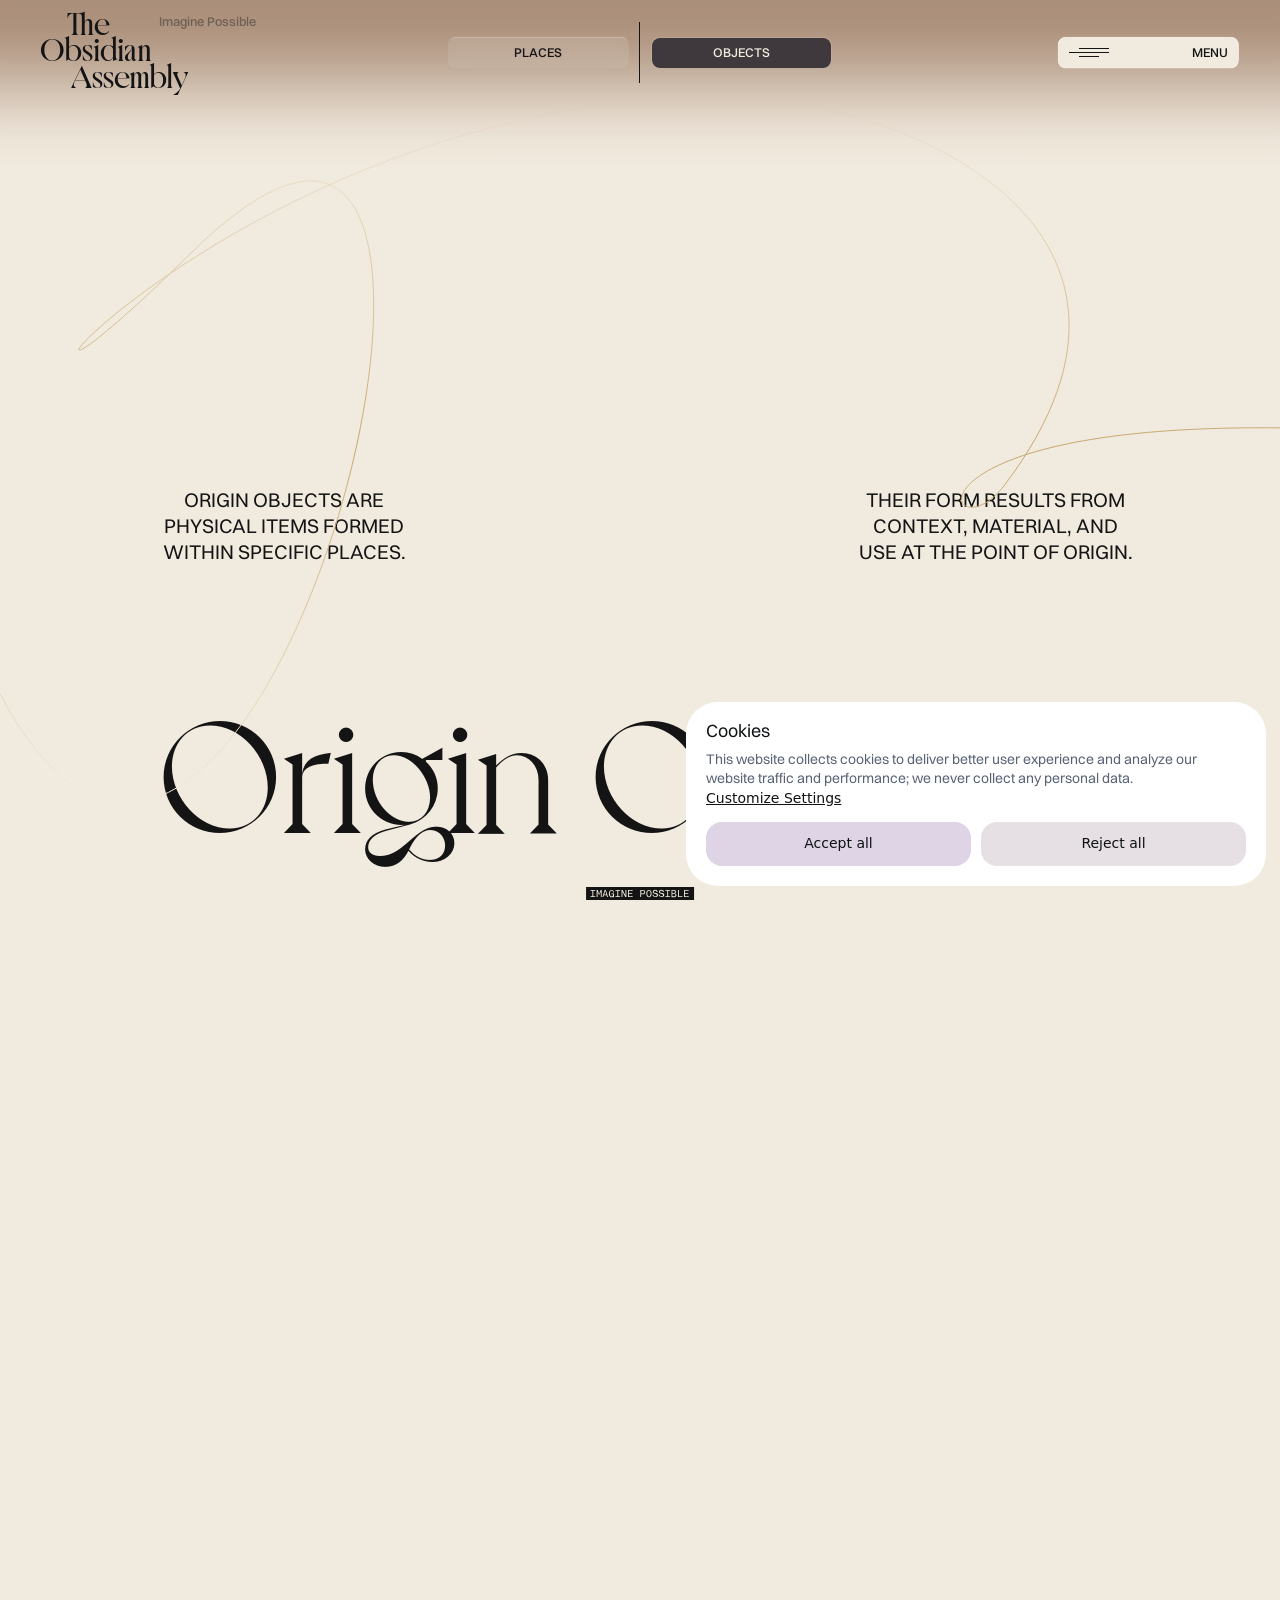
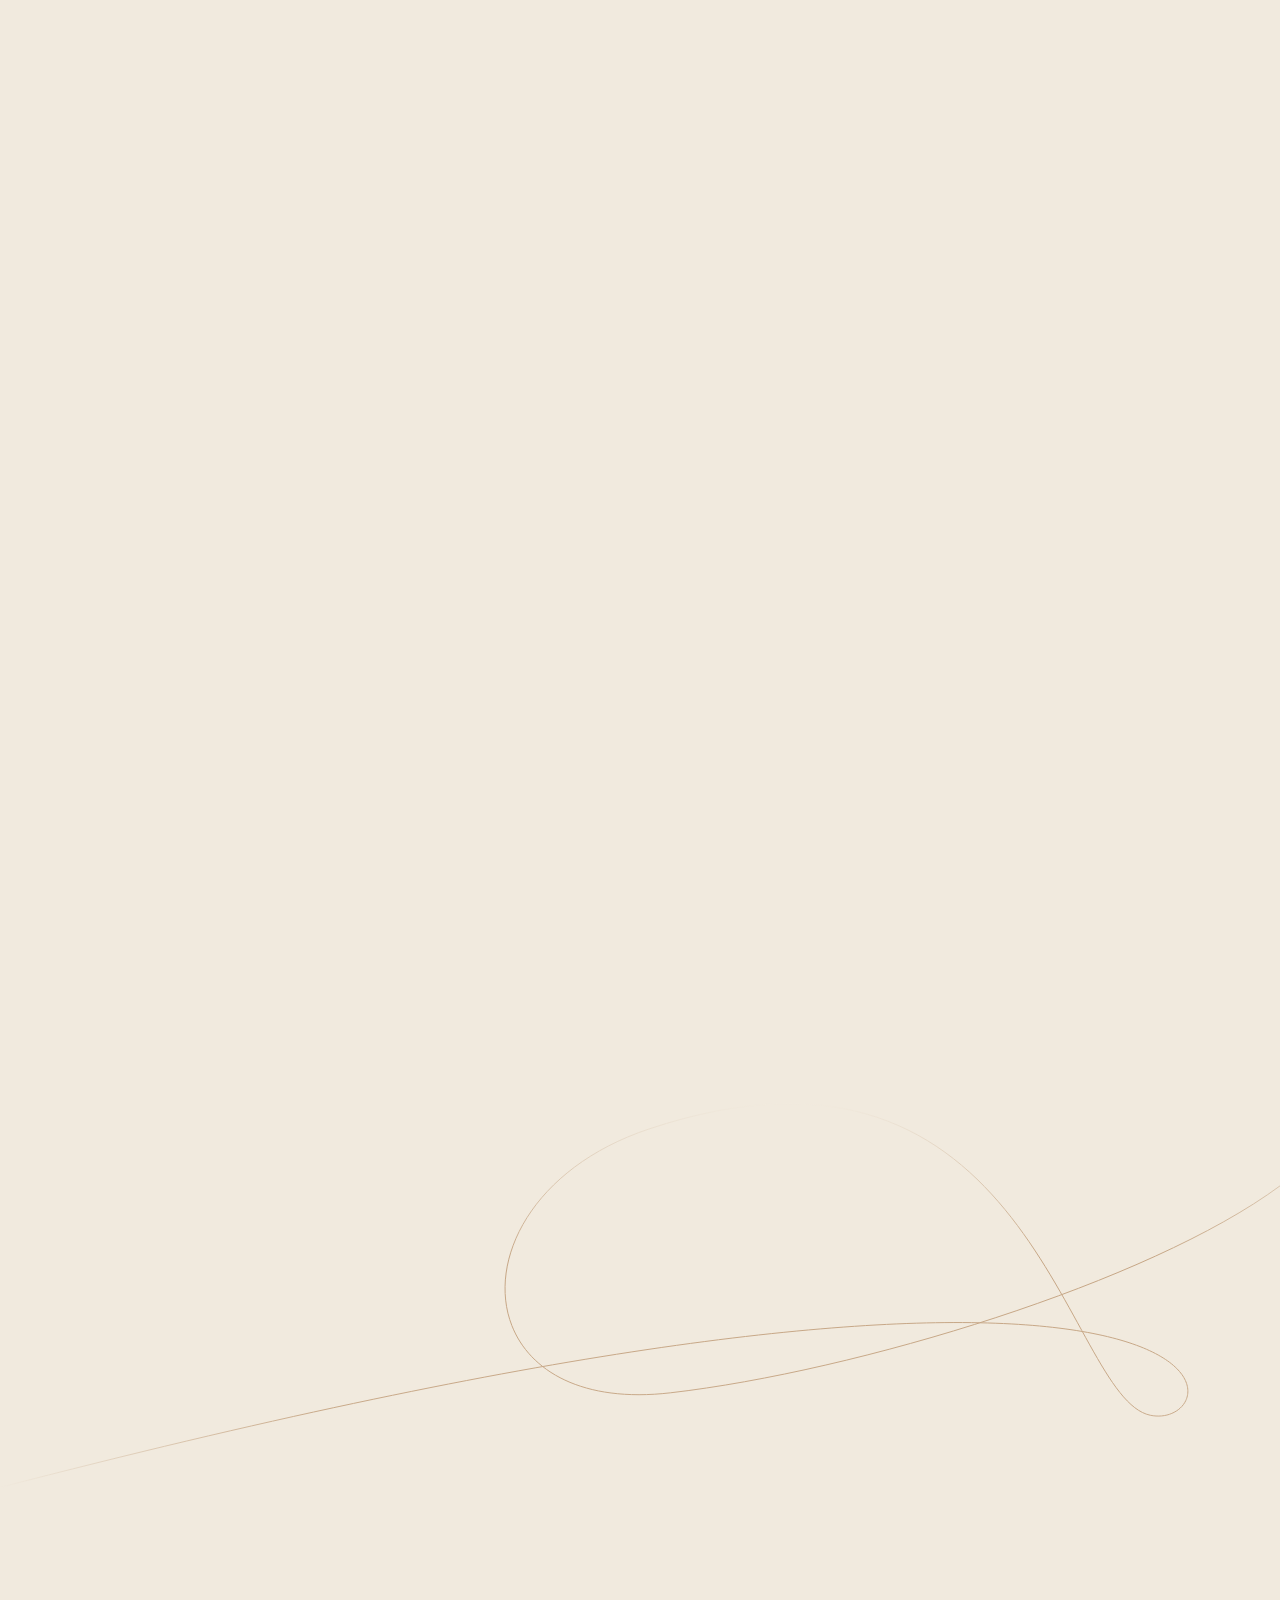
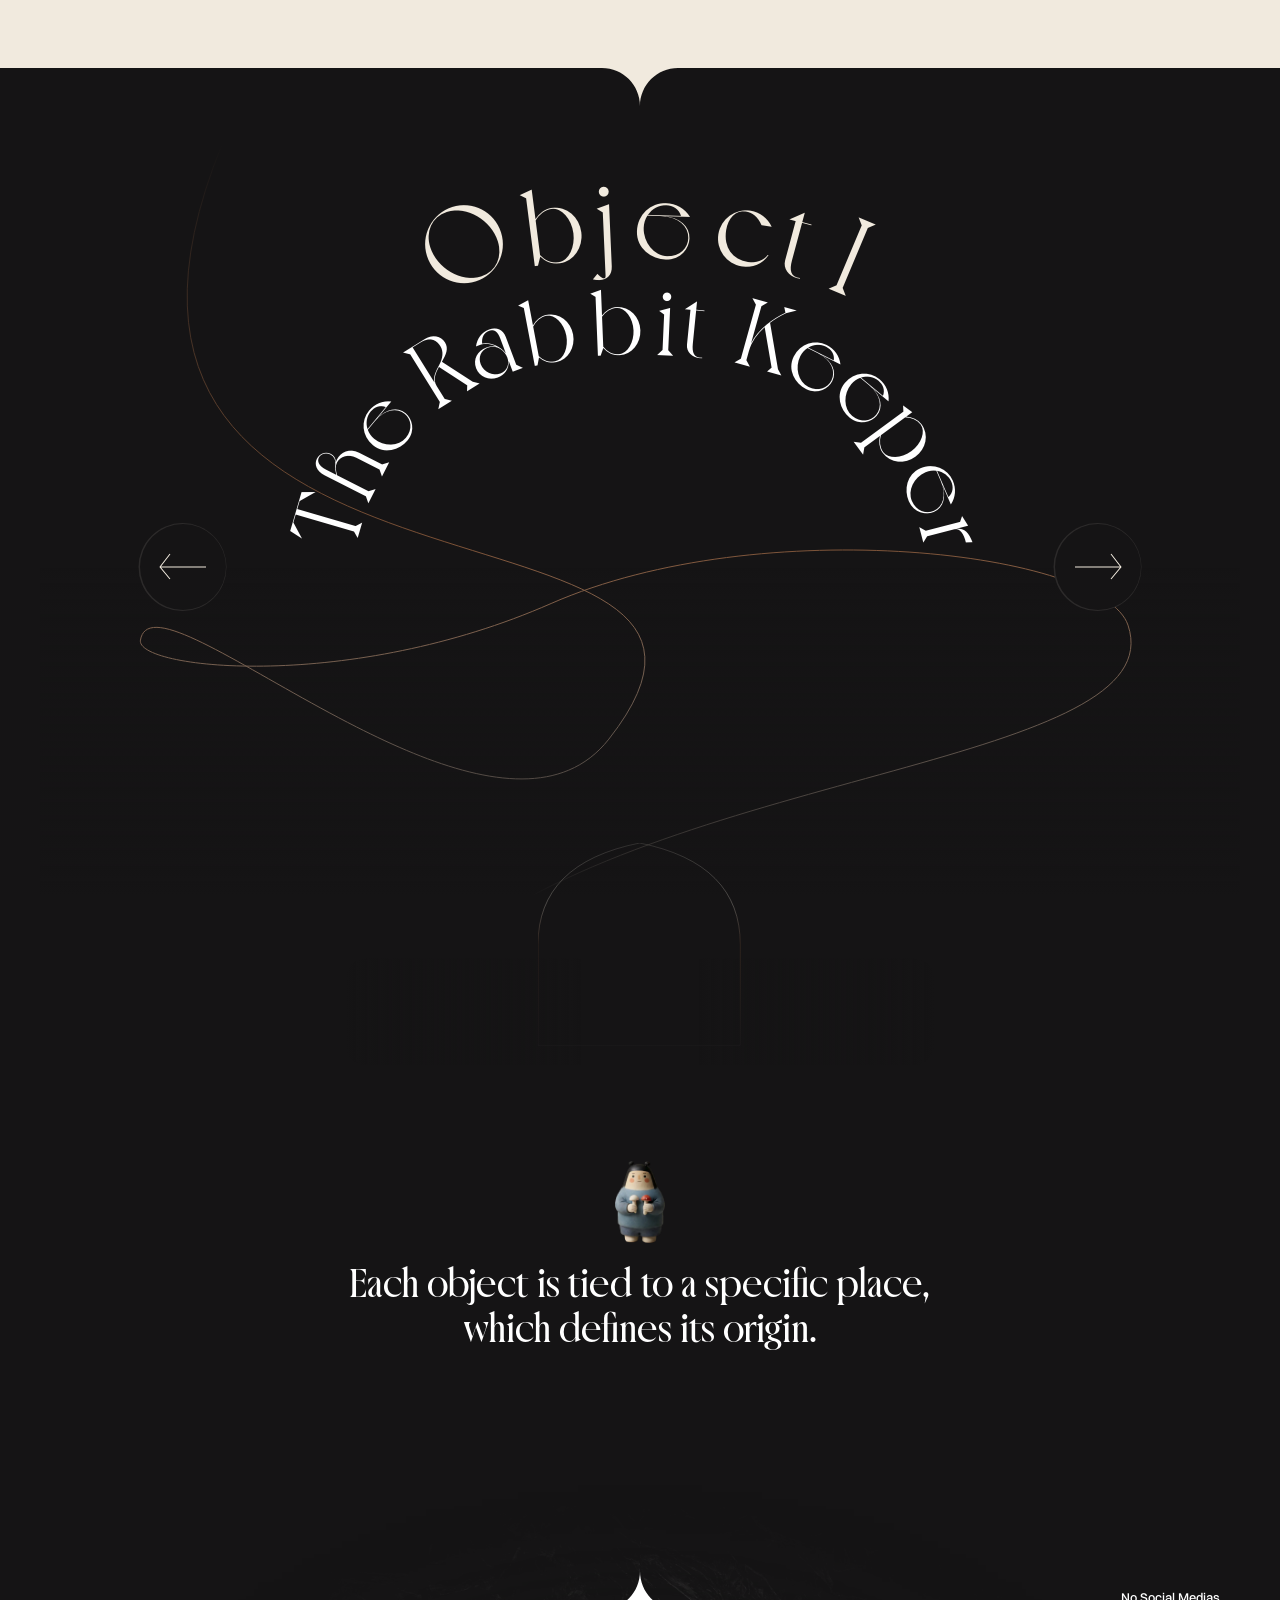
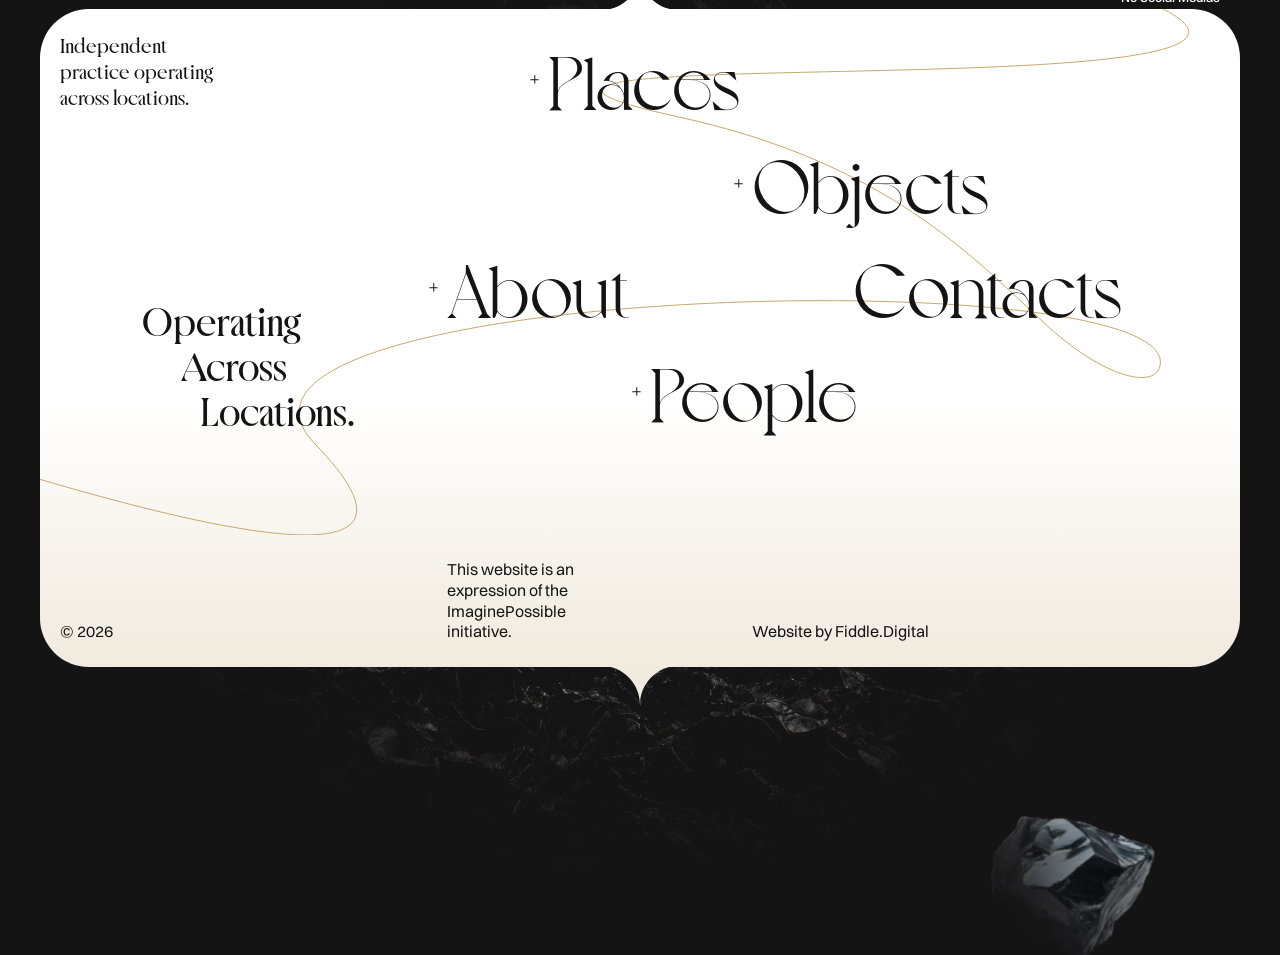
<file: objects.html>
<!DOCTYPE html>
<html  lang="en">
<head><meta charset="utf-8">
<meta name="viewport" content="width=device-width, initial-scale=1, viewport-fit=cover">
<title>The Obsidian Assembly | Objects</title>
<meta name="theme-color" content="#151415">
<meta name="color-scheme" content="dark">
<link rel="shortcut icon" type="image/x-icon" href="fav/favicon.ico" sizes="16x16 24x24 32x32 48x48 64x64">
<link rel="apple-touch-icon" href="fav/apple-touch-icon-57x57.png" sizes="57x57">
<link rel="apple-touch-icon-precomposed" href="fav/apple-touch-icon-57x57.png" sizes="57x57">
<link rel="apple-touch-icon" href="fav/apple-touch-icon-72x72.png" sizes="72x72">
<link rel="apple-touch-icon" href="fav/apple-touch-icon-114x114.png" sizes="114x114">
<link rel="apple-touch-icon" href="fav/apple-touch-icon-120x120.png" sizes="120x120">
<link rel="apple-touch-icon" href="fav/apple-touch-icon-144x144.png" sizes="144x144">
<link rel="apple-touch-icon" href="fav/apple-touch-icon-152x152.png" sizes="152x152">
<link rel="msapplication-TileImage" href="fav/mstile-144x144.png">
<meta name="description" content="The Obsidian Assembly is an independent organization coordinating distributed spaces, operations, and product development across multiple locations.">
<meta name="twitter:card" content="summary_large_image">
<meta name="twitter:title" content="The Obsidian Assembly | Objects">
<meta name="twitter:description" content="The Obsidian Assembly is an independent organization coordinating distributed spaces, operations, and product development across multiple locations.">
<meta name="twitter:image" content="/share-screen.jpg">
<meta property="og:title" content="The Obsidian Assembly | Objects">
<meta property="og:description" content="The Obsidian Assembly is an independent organization coordinating distributed spaces, operations, and product development across multiple locations.">
<meta property="og:image" content="/share-screen.jpg">
<meta property="og:image" content="/share-screen.jpg">
<style>header[data-v-81ce8483]{background-image:linear-gradient(180deg,rgba(var(--c-brown-rgb),.6) 0,rgba(var(--c-brown-rgb),.57) 17%,rgba(var(--c-brown-rgb),.48) 31%,rgba(var(--c-brown-rgb),.36) 44%,rgba(var(--c-brown-rgb),.24) 56%,rgba(var(--c-brown-rgb),.12) 69%,rgba(var(--c-brown-rgb),.03) 83%,rgba(var(--c-brown-rgb),0) 100%);color:var(--c-yellow);left:0;padding-bottom:var(--h1);padding-top:var(--mm);pointer-events:none;position:fixed;top:0;width:100%;z-index:102}header .-w[data-v-81ce8483]{transform:translateZ(0) skew(0deg,deg);transform-origin:0 100%;transition:transform 1.5s var(--f-cubic)}header .-w a[data-v-81ce8483]{--width:2;color:var(--c-yellow);display:flex;flex-direction:column;justify-self:start;pointer-events:all;position:relative;transition:color .9s var(--f-cubic)}header .-w a .-h5[data-v-81ce8483]{display:block;line-height:.85}header .-w a .the[data-v-81ce8483]{margin-left:.85em}header .-w a .assembly[data-v-81ce8483]{margin-left:1em}header .-w a .-mm[data-v-81ce8483]{color:rgba(var(--c-yellow-rgb),.4);left:80%;position:absolute;top:0;transition:color .9s var(--f-cubic);white-space:nowrap}header .-w .sep[data-v-81ce8483]{--width:2;--left:3;align-self:center;background-color:var(--c-black);display:block;height:var(--h2);justify-self:center;width:1px}header .-w[data-v-81ce8483] >.button{--width:2;align-self:center;pointer-events:all}header .-w[data-v-81ce8483] .places{--left:2}header .-w[data-v-81ce8483] .objects{--left:4}header .-w[data-v-81ce8483] .request{--left:4;opacity:0;pointer-events:none;transition:translate .9s var(--f-cubic),opacity .3s var(--f-cubic),background-color .9s var(--f-cubic);translate:0 -100%}header .-w .menu-wrap[data-v-81ce8483]{--left:5;--width:2;align-self:center;display:flex;pointer-events:all}header .-w .menu-wrap[data-v-81ce8483]:before{content:"";display:block;flex-basis:0;flex-grow:0;flex-shrink:1;padding-right:0;transition:flex-grow .9s var(--f-cubic),padding-right .9s var(--f-cubic)}header .-w .menu-wrap[data-v-81ce8483] .button{align-items:center;display:flex;flex-basis:0;flex-grow:2;flex-shrink:1;justify-content:center;max-height:calc(var(--mm) + var(--g-gap)/3*2 + 4px);transition:flex-grow .9s var(--f-cubic),background-color .9s var(--f-cubic)}header .-w .menu-wrap[data-v-81ce8483] .button>*{grid-area:1/1}header .-w .menu-wrap[data-v-81ce8483] .button .menu-icon{background-image:linear-gradient(to right,var(--c-yellow) 50%,var(--c-black) 50%);background-position:100%;background-repeat:no-repeat;background-size:200% 1px;display:flex;flex-direction:column;gap:calc(var(--mm)/2);justify-content:space-between;left:0;position:absolute;transition:left .9s var(--f-cubic),translate .9s var(--f-cubic),background-position .9s var(--f-cubic);translate:calc(var(--g-gap)/2);width:2rem}header .-w .menu-wrap[data-v-81ce8483] .button .menu-icon:after,header .-w .menu-wrap[data-v-81ce8483] .button .menu-icon:before{background-image:linear-gradient(to right,var(--c-yellow) 25%,var(--c-black) 25%,var(--c-black) 50%,var(--c-yellow) 50%,var(--c-yellow) 75%,var(--c-black) 75%);content:"";display:block;height:1px;transition:background-position .9s var(--f-cubic);width:100%}header .-w .menu-wrap[data-v-81ce8483] .button .menu-icon:before{background-position:25%;background-size:400% 1px}header .-w .menu-wrap[data-v-81ce8483] .button .menu-icon:after{background-position:25%;background-size:200% 1px}header .-w .menu-wrap[data-v-81ce8483] .button .text{margin-left:auto;opacity:1;text-align:center;transition:opacity .9s var(--f-cubic),translate .9s var(--f-cubic),color .3s var(--f-cubic);translate:0 0;white-space:nowrap}header .-w .menu-wrap[data-v-81ce8483] .button:hover .menu-icon{background-position:0}header .-w .menu-wrap[data-v-81ce8483] .button:hover .menu-icon:before{background-position:75%}header .-w .menu-wrap[data-v-81ce8483] .button:hover .menu-icon:after{background-position:100%}header.-scrolled .-w[data-v-81ce8483] .request{opacity:1;pointer-events:all;transition:translate .9s var(--f-cubic-in),opacity .9s var(--f-cubic-in),background-color .9s var(--f-cubic);translate:0 0}header.-scrolled .-w .menu-wrap[data-v-81ce8483]:before{flex-grow:1;padding-right:calc(var(--g-gap)*2)}header.-scrolled .-w .menu-wrap[data-v-81ce8483] .button{flex-grow:1}header.-scrolled .-w .menu-wrap[data-v-81ce8483] .button .menu-icon{left:50%;translate:-50%}header.-scrolled .-w .menu-wrap[data-v-81ce8483] .button .text{opacity:0;translate:0 -100%}header.-dark .-w a[data-v-81ce8483]{color:var(--c-black)}header.-dark .-w a .-mm[data-v-81ce8483]{color:rgba(var(--c-black-rgb),.4)}header.-dark .-w a[data-v-81ce8483]:hover{color:var(--c-brown)}header.-dark .-w[data-v-81ce8483] >.button .text{color:var(--c-black)}html:not(.-ready) header .-w[data-v-81ce8483]{transform:translate3d(0,-150%,0) skew(-10deg,-5deg)}html.-loaded header .-w[data-v-81ce8483]{transition:transform 2.1s var(--f-cubic-in)}html.-loaded.-ready header.-hidden .-w[data-v-81ce8483]{transform:translate3d(0,-150%,0) skew(0deg,0deg);transition:transform 1.5s var(--f-fast)}@media (min-width:1024px){header .-w a[data-v-81ce8483]:hover{color:var(--c-white)}header .-w .sep[data-v-81ce8483]{--left:6}header .-w[data-v-81ce8483] >.button{--width:2}header .-w[data-v-81ce8483] .places{--left:5}header .-w[data-v-81ce8483] .objects{--left:7}header .-w[data-v-81ce8483] .request{--left:10}header .-w .menu-wrap[data-v-81ce8483]{--left:11}header .-w .menu-wrap[data-v-81ce8483] .button{max-height:none}}.full-screen-menu[data-v-81ce8483]{height:100%;left:0;position:absolute;top:calc(var(--top-position)*1px);width:100%;z-index:90}.full-screen-menu .overlay[data-v-81ce8483]{background-color:rgba(var(--c-grey-rgb),.8);display:block;inset:0 0 calc(var(--vh, 1vh)*-13) 0;position:absolute}.full-screen-menu .oy[data-v-81ce8483]{align-items:stretch;display:flex;justify-content:stretch;min-height:100%;overflow:hidden}.full-screen-menu .oy .-w[data-v-81ce8483]{box-sizing:border-box;flex-grow:1;min-height:100%;padding-bottom:var(--h5);padding-top:var(--h5);pointer-events:none;position:relative}.full-screen-menu .oy .-w[data-v-81ce8483]>*{pointer-events:all}.full-screen-menu .oy .-w .button-close[data-v-81ce8483]{--width:2;align-self:start;background-color:rgba(var(--c-white-rgb),.1);border-radius:.4rem;margin-top:calc(var(--col)/2 - var(--h4)/2);opacity:1;position:relative;transform:translateZ(0);transition:background-color 2.1s var(--f-cubic),opacity 1.5s var(--f-cubic);z-index:100}.full-screen-menu .oy .-w .button-close span[data-v-81ce8483]{color:rgba(var(--c-yellow-rgb),.2);font-family:var(--font-b-regular);transform:translateZ(0);transition:color 1.5s var(--f-cubic)}.full-screen-menu .oy .-w .close[data-v-81ce8483]{--left:6;align-self:start;cursor:pointer;display:grid;overflow:hidden;padding:50% 0;place-items:center;position:relative;width:100%;z-index:100}.full-screen-menu .oy .-w .close[data-v-81ce8483]:after,.full-screen-menu .oy .-w .close[data-v-81ce8483]:before{background-color:var(--c-yellow);content:"";display:block;grid-area:1/1;height:1px;transition:width .9s var(--f-cubic);width:100%}.full-screen-menu .oy .-w .close[data-v-81ce8483]:before{transform:rotate(-45deg) translate(0)}.full-screen-menu .oy .-w .close[data-v-81ce8483]:after{transform:rotate(45deg) translate(0)}.full-screen-menu .oy .-w .underlay[data-v-81ce8483]{--left:1;--width:6;align-items:center;align-self:center;display:flex;height:0;justify-content:center;position:relative;width:100%}.full-screen-menu .oy .-w .underlay div[data-v-81ce8483]{background-color:var(--c-black);-webkit-mask-image:url(images/main/mask-fade-4.webp);mask-image:url(images/main/mask-fade-4.webp);-webkit-mask-size:100%;mask-size:100%;opacity:1;padding:50% 0;pointer-events:none;scale:2;width:100%}.full-screen-menu .oy .-w .underlay div[data-v-81ce8483],.full-screen-menu .oy .-w .underlay div[data-v-81ce8483]:before{-webkit-mask-position:center;mask-position:center;-webkit-mask-repeat:no-repeat;mask-repeat:no-repeat;transform:translateZ(0)}.full-screen-menu .oy .-w .underlay div[data-v-81ce8483]:before{background-image:url(images/home/stone-wall.webp);background-repeat:repeat;background-size:50%;content:"";display:block;inset:0;-webkit-mask-image:url(images/main/mask-fade-20.webp);mask-image:url(images/main/mask-fade-20.webp);-webkit-mask-size:100% 50%;mask-size:100% 50%;position:absolute}.full-screen-menu .oy .-w nav[data-v-81ce8483]{--left:1;--width:6;align-self:center;display:grid;gap:var(--g-gap);grid-template-columns:repeat(6,1fr);grid-template-rows:2fr auto auto auto auto auto 2fr;position:relative;row-gap:0}.full-screen-menu .oy .-w nav .guy[data-v-81ce8483]{align-self:center;display:grid;grid-column-end:5;grid-column-start:3;grid-row-end:2;grid-row-start:1;justify-self:center;place-items:center}.full-screen-menu .oy .-w nav .guy[data-v-81ce8483]:after,.full-screen-menu .oy .-w nav .guy[data-v-81ce8483]:before{align-self:end;border-radius:50%;content:"";display:block;grid-area:1/1;opacity:1;scale:1;transform-origin:50% 150%}.full-screen-menu .oy .-w nav .guy[data-v-81ce8483]:before{border:1px solid rgba(var(--c-yellow-rgb),.1);margin-bottom:5%;padding:30% 0;width:60%}.full-screen-menu .oy .-w nav .guy[data-v-81ce8483]:after{border:1px solid rgba(var(--c-yellow-rgb),.2);padding:40% 0;width:80%}.full-screen-menu .oy .-w nav .guy figure[data-v-81ce8483]{grid-area:1/1;opacity:1;position:relative;scale:1;transform-origin:50% 50%;width:2.5rem}.full-screen-menu .oy .-w nav .guy span[data-v-81ce8483]{color:var(--c-white)}.full-screen-menu .oy .-w nav .guy span[data-v-81ce8483] .-s-char{opacity:1}.full-screen-menu .oy .-w nav a[data-v-81ce8483],.full-screen-menu .oy .-w nav>span[data-v-81ce8483]{border-radius:var(--g-gap);color:var(--c-white);flex-wrap:nowrap;font-family:var(--font-t-2);grid-column-end:9;justify-content:center;justify-self:center;margin-bottom:-.1em;margin-top:-.1em;opacity:1;overflow:hidden;padding-bottom:calc(var(--mm)/2);padding-left:var(--p);padding-right:var(--p);position:relative;transform:translateZ(0)}.full-screen-menu .oy .-w nav a[data-v-81ce8483] .-s-char,.full-screen-menu .oy .-w nav>span[data-v-81ce8483] .-s-char{position:relative;transform:translateZ(0);transition:translate calc(.9s + var(--char-index)*.15s) var(--f-cubic);translate:0 0}.full-screen-menu .oy .-w nav a.back-home[data-v-81ce8483]{grid-column-end:6;grid-column-start:2;grid-row-end:3;grid-row-start:2}.full-screen-menu .oy .-w nav a.places[data-v-81ce8483]{grid-column-end:5;grid-column-start:1;grid-row-end:4;grid-row-start:3}.full-screen-menu .oy .-w nav a.objects[data-v-81ce8483]{grid-column-end:7;grid-column-start:3;grid-row-end:5;grid-row-start:4}.full-screen-menu .oy .-w nav a.about[data-v-81ce8483]{grid-column-end:6;grid-column-start:2;grid-row-end:6;grid-row-start:5}.full-screen-menu .oy .-w nav>span.contacts[data-v-81ce8483]{cursor:not-allowed;grid-column-end:5;grid-column-start:1;grid-row-end:7;grid-row-start:6}.full-screen-menu .oy .-w nav>span.contacts[data-v-81ce8483]:after{background-color:var(--c-white);content:"";display:block;height:1px;inset:60% 0 auto 0;position:absolute;scale:1 1;transform-origin:0 50%;transition:scale .9s var(--f-cubic)}.full-screen-menu .oy .-w nav a.people[data-v-81ce8483]{grid-column-end:7;grid-column-start:2;grid-row-end:8;grid-row-start:7}.-t-menu-enter-active .overlay[data-v-81ce8483]{transition:background-color 1.5s var(--f-fast)}.-t-menu-enter-active .oy .-w .close[data-v-81ce8483]:after,.-t-menu-enter-active .oy .-w .close[data-v-81ce8483]:before{transition:width .9s var(--f-cubic),transform 1.5s var(--f-fast)}.-t-menu-enter-active .oy .-w .underlay[data-v-81ce8483]{transition:opacity 2.1s var(--f-smooth)}.-t-menu-enter-active .oy .-w nav .guy[data-v-81ce8483]:after,.-t-menu-enter-active .oy .-w nav .guy[data-v-81ce8483]:before{transition:scale 1.5s var(--f-fast),opacity 1.5s var(--f-fast)}.-t-menu-enter-active .oy .-w nav .guy[data-v-81ce8483]:before{transition-delay:.15s}.-t-menu-enter-active .oy .-w nav .guy[data-v-81ce8483]:after{transition-delay:.3s}.-t-menu-enter-active .oy .-w nav .guy figure[data-v-81ce8483]{transition:scale 1.5s var(--f-cubic),opacity 1.5s var(--f-cubic)}.-t-menu-enter-active .oy .-w nav .guy span[data-v-81ce8483] .-s-char{transition:opacity 1.5s var(--f-cubic);transition-delay:calc(var(--char-random)*75ms)}.-t-menu-enter-active .oy .-w nav a[data-v-81ce8483],.-t-menu-enter-active .oy .-w nav span[data-v-81ce8483]{transition:transform calc(.9s + var(--l-delay)*.15s) var(--f-cubic),opacity calc(.9s + var(--l-delay)*.15s) var(--f-cubic)}.-t-menu-enter-from .overlay[data-v-81ce8483]{background-color:rgba(var(--c-grey-rgb),0)}.-t-menu-enter-from .oy .-w .button-close[data-v-81ce8483]{opacity:0}.-t-menu-enter-from .oy .-w .close[data-v-81ce8483]:before{transform:rotate(-45deg) translate(150%)}.-t-menu-enter-from .oy .-w .close[data-v-81ce8483]:after{transform:rotate(45deg) translate(-150%)}.-t-menu-enter-from .oy .-w .underlay[data-v-81ce8483]{opacity:0}.-t-menu-enter-from .oy .-w nav .guy figure[data-v-81ce8483],.-t-menu-enter-from .oy .-w nav .guy[data-v-81ce8483]:after,.-t-menu-enter-from .oy .-w nav .guy[data-v-81ce8483]:before{opacity:0;scale:0}.-t-menu-enter-from .oy .-w nav .guy span[data-v-81ce8483] .-s-char{opacity:0}.-t-menu-enter-from .oy .-w nav a[data-v-81ce8483],.-t-menu-enter-from .oy .-w nav span[data-v-81ce8483]{opacity:0;transform:translate3d(0,100%,0)}.-t-menu-leave-active[data-v-81ce8483]{pointer-events:none}.-t-menu-leave-active .overlay[data-v-81ce8483]{transition:background-color 1.5s var(--f-cubic)}.-t-menu-leave-active .oy .-w[data-v-81ce8483]>*{pointer-events:none}.-t-menu-leave-active .oy .-w .close[data-v-81ce8483]:after,.-t-menu-leave-active .oy .-w .close[data-v-81ce8483]:before{transition:width .9s var(--f-cubic),transform 1.5s var(--f-cubic)}.-t-menu-leave-active .oy .-w .underlay[data-v-81ce8483]{transition:opacity 1.5s var(--f-smooth)}.-t-menu-leave-active .oy .-w nav .guy[data-v-81ce8483]:after,.-t-menu-leave-active .oy .-w nav .guy[data-v-81ce8483]:before{transition:scale 1.5s var(--f-cubic),opacity 1.5s var(--f-cubic)}.-t-menu-leave-active .oy .-w nav .guy[data-v-81ce8483]:after,.-t-menu-leave-active .oy .-w nav .guy[data-v-81ce8483]:before{transition-delay:0s}.-t-menu-leave-active .oy .-w nav .guy figure[data-v-81ce8483]{transition:scale 1.5s var(--f-cubic),opacity 1.5s var(--f-cubic)}.-t-menu-leave-active .oy .-w nav .guy span[data-v-81ce8483] .-s-char{transition:opacity 1.5s var(--f-cubic);transition-delay:calc(var(--char-random)*75ms)}.-t-menu-leave-active .oy .-w nav a[data-v-81ce8483],.-t-menu-leave-active .oy .-w nav span[data-v-81ce8483]{transition:transform .9s var(--f-cubic),opacity .9s var(--f-cubic)}.-t-menu-leave-to .overlay[data-v-81ce8483]{background-color:rgba(var(--c-grey-rgb),0)}.-t-menu-leave-to .oy .-w .button-close[data-v-81ce8483]{opacity:0}.-t-menu-leave-to .oy .-w .close[data-v-81ce8483]:before{transform:rotate(-45deg) translate(-150%)}.-t-menu-leave-to .oy .-w .close[data-v-81ce8483]:after{transform:rotate(45deg) translate(150%)}.-t-menu-leave-to .oy .-w .underlay[data-v-81ce8483]{opacity:0}.-t-menu-leave-to .oy .-w nav .guy figure[data-v-81ce8483],.-t-menu-leave-to .oy .-w nav .guy[data-v-81ce8483]:after,.-t-menu-leave-to .oy .-w nav .guy[data-v-81ce8483]:before{opacity:0;scale:0}.-t-menu-leave-to .oy .-w nav .guy span[data-v-81ce8483] .-s-char{opacity:0}.-t-menu-leave-to .oy .-w nav a[data-v-81ce8483],.-t-menu-leave-to .oy .-w nav span[data-v-81ce8483]{opacity:0;transform:translate3d(0,calc(50% + 20%*var(--l-delay)),0)}@media (min-width:1024px){.full-screen-menu[data-v-81ce8483]{overflow-x:hidden}.full-screen-menu .overlay[data-v-81ce8483]{inset:0 0 0 0;position:fixed}.full-screen-menu .oy .-w .button-close[data-v-81ce8483]{margin-top:calc(var(--col)/2 - var(--h2)/2)}.full-screen-menu .oy .-w .button-close[data-v-81ce8483]:hover{background-color:rgba(var(--c-white-rgb),.2)}.full-screen-menu .oy .-w .button-close:hover span[data-v-81ce8483]{color:rgba(var(--c-yellow-rgb),.4)}.full-screen-menu .oy .-w .close[data-v-81ce8483]{--left:12}.full-screen-menu .oy .-w .close[data-v-81ce8483]:hover:after,.full-screen-menu .oy .-w .close[data-v-81ce8483]:hover:before{width:120%}.full-screen-menu .oy .-w .underlay[data-v-81ce8483]{--left:3;--width:8}.full-screen-menu .oy .-w .underlay div[data-v-81ce8483]{scale:1}.full-screen-menu .oy .-w nav[data-v-81ce8483]{--left:3;--width:8;grid-template-columns:repeat(8,1fr);grid-template-rows:2fr auto auto auto auto 2fr;row-gap:var(--g-gap)}.full-screen-menu .oy .-w nav .guy[data-v-81ce8483]{grid-column-end:6;grid-column-start:4;margin-bottom:10%}.full-screen-menu .oy .-w nav a[data-v-81ce8483] .-s-char:after,.full-screen-menu .oy .-w nav>span[data-v-81ce8483] .-s-char:after{color:var(--c-white);content:attr(data-split-content);display:inline-block;inset:0;position:absolute;rotate:60deg;scale:1.5;transform-origin:0 100%;transition:scale calc(.9s + var(--char-index)*.15s) var(--f-cubic),rotate calc(.9s + var(--char-index)*.15s) var(--f-cubic);translate:0 105%}.full-screen-menu .oy .-w nav a[data-v-81ce8483]:hover .-s-char,.full-screen-menu .oy .-w nav>span[data-v-81ce8483]:hover .-s-char{translate:0 -105%}.full-screen-menu .oy .-w nav a[data-v-81ce8483]:hover .-s-char:after,.full-screen-menu .oy .-w nav>span[data-v-81ce8483]:hover .-s-char:after{rotate:0deg;scale:1}.full-screen-menu .oy .-w nav a.places[data-v-81ce8483]{grid-column-end:6;grid-column-start:2;grid-row-end:3;grid-row-start:2}.full-screen-menu .oy .-w nav a.objects[data-v-81ce8483]{grid-column-end:8;grid-column-start:4;grid-row-end:4;grid-row-start:3}.full-screen-menu .oy .-w nav a.about[data-v-81ce8483]{grid-column-end:5;grid-column-start:1;grid-row-end:5;grid-row-start:4}.full-screen-menu .oy .-w nav>span.contacts[data-v-81ce8483]{grid-column-end:9;grid-column-start:5;grid-row-end:5;grid-row-start:4}.full-screen-menu .oy .-w nav>span.contacts[data-v-81ce8483]:after{scale:0 1}.full-screen-menu .oy .-w nav>span.contacts[data-v-81ce8483]:hover:after{scale:1 1;transition:scale .9s var(--f-cubic-in)}.full-screen-menu .oy .-w nav a.people[data-v-81ce8483]{grid-column-end:7;grid-column-start:3;grid-row-end:6;grid-row-start:5}}.full-screen-form[data-v-81ce8483]{height:100%;left:0;position:absolute;top:calc(var(--top-position)*1px);width:100%;z-index:90}.full-screen-form .overlay[data-v-81ce8483]{background-color:rgba(var(--c-grey-rgb),.8);display:block;inset:0 0 calc(var(--vh, 1vh)*-13) 0;position:absolute}.full-screen-form .oy[data-v-81ce8483]{align-items:stretch;display:flex;justify-content:stretch;min-height:100%;overflow:hidden}.full-screen-form .oy .-w[data-v-81ce8483]{box-sizing:border-box;flex-grow:1;min-height:100%;padding-bottom:var(--h5);padding-top:var(--h5);pointer-events:none;position:relative}.full-screen-form .oy .-w[data-v-81ce8483]>*{pointer-events:all}.full-screen-form .oy .-w .button-close[data-v-81ce8483]{--width:2;align-self:start;background-color:rgba(var(--c-white-rgb),.1);border-radius:.4rem;margin-top:calc(var(--col)/2 - var(--h4)/2);opacity:1;position:relative;transform:translateZ(0);transition:background-image 2.1s var(--f-cubic),opacity 1.5s var(--f-cubic);z-index:100}.full-screen-form .oy .-w .button-close span[data-v-81ce8483]{color:rgba(var(--c-yellow-rgb),.2);font-family:var(--font-b-regular);transform:translateZ(0);transition:color 1.5s var(--f-cubic)}.full-screen-form .oy .-w .close[data-v-81ce8483]{--left:6;align-self:start;cursor:pointer;display:grid;overflow:hidden;padding:50% 0;place-items:center;position:relative;width:100%;z-index:100}.full-screen-form .oy .-w .close[data-v-81ce8483]:after,.full-screen-form .oy .-w .close[data-v-81ce8483]:before{background-color:var(--c-yellow);content:"";display:block;grid-area:1/1;height:1px;transition:width .9s var(--f-cubic);width:100%}.full-screen-form .oy .-w .close[data-v-81ce8483]:before{transform:rotate(-45deg) translate(0)}.full-screen-form .oy .-w .close[data-v-81ce8483]:after{transform:rotate(45deg) translate(0)}.full-screen-form .oy .-w .underlay[data-v-81ce8483]{--left:1;--width:6;--height:3;align-items:center;align-self:center;display:flex;height:0;justify-content:center;position:relative;width:100%}.full-screen-form .oy .-w .underlay div[data-v-81ce8483]{background-color:var(--c-yellow);-webkit-mask-image:url(images/main/mask-fade-4.webp);mask-image:url(images/main/mask-fade-4.webp);-webkit-mask-position:center;mask-position:center;-webkit-mask-repeat:no-repeat;mask-repeat:no-repeat;-webkit-mask-size:100%;mask-size:100%;opacity:1;padding:50% 0;pointer-events:none;scale:2;transform:translateZ(0);width:100%}.full-screen-form .oy .-w .underlay div figure[data-v-81ce8483]{inset:0;position:absolute}.full-screen-form .oy .-w form[data-v-81ce8483]{--left:1;--width:6;--height:3;align-self:center;display:grid;grid-template-columns:repeat(6,1fr);position:relative}.full-screen-form .oy .-w form .title[data-v-81ce8483]{grid-column-end:6;grid-column-start:2}.full-screen-form .oy .-w form .title span[data-v-81ce8483]:nth-child(2){margin-left:1em}.full-screen-form .oy .-w form .title span[data-v-81ce8483] .-s-char{opacity:1}.full-screen-form .oy .-w form .field[data-v-81ce8483]{grid-column-end:7;grid-column-start:1}.full-screen-form .oy .-w form .field[data-v-81ce8483]:has(input) input{grid-column-start:2}.full-screen-form .oy .-w form .field[data-v-81ce8483]:has(input) .placeholder{grid-column-start:2}.full-screen-form .oy .-w form .name[data-v-81ce8483] label span:nth-child(2){margin-left:1em}.full-screen-form .oy .-w form .city[data-v-81ce8483],.full-screen-form .oy .-w form .country[data-v-81ce8483],.full-screen-form .oy .-w form .tta[data-v-81ce8483]{grid-column-end:7;grid-column-start:1}.full-screen-form .oy .-w form .tta[data-v-81ce8483]{margin-top:var(--g-gap)}.full-screen-form .oy .-w form .agreement[data-v-81ce8483]{grid-column-end:6;grid-column-start:2;margin-top:var(--g-gap)}.full-screen-form .oy .-w form .agreement label[data-v-81ce8483]{align-items:flex-start;display:flex;flex-direction:column}.full-screen-form .oy .-w form .agreement label a[data-v-81ce8483]{color:var(--c-brown);margin-top:var(--m);text-decoration:underline}.full-screen-form .oy .-w form .agreement label a[data-v-81ce8483]:hover{text-decoration:none}.full-screen-form .oy .-w form .button-wrap[data-v-81ce8483]{grid-column-end:6;grid-column-start:2;margin-top:calc(var(--g-gap) + var(--mm))}.full-screen-form .oy .-w form .button-wrap[data-v-81ce8483] .button{width:100%}.-t-form-enter-active .overlay[data-v-81ce8483]{transition:background-color 1.5s var(--f-fast)}.-t-form-enter-active .oy .-w .close[data-v-81ce8483]:after,.-t-form-enter-active .oy .-w .close[data-v-81ce8483]:before{transition:width .9s var(--f-cubic),transform 1.5s var(--f-fast)}.-t-form-enter-active .oy .-w .underlay[data-v-81ce8483]{transition:opacity 2.1s var(--f-smooth)}.-t-form-enter-active .oy .-w form .title span[data-v-81ce8483] .-s-char{transition:opacity 1.5s var(--f-cubic);transition-delay:calc(var(--char-random)*75ms)}.-t-form-enter-active .oy .-w form .button-wrap[data-v-81ce8483],.-t-form-enter-active .oy .-w form .checkbox-wrap[data-v-81ce8483],.-t-form-enter-active .oy .-w form .field[data-v-81ce8483]{transition:transform calc(.9s + var(--l-delay)*.15s) var(--f-cubic),opacity calc(.9s + var(--l-delay)*.15s) var(--f-cubic)}.-t-form-enter-from .overlay[data-v-81ce8483]{background-color:rgba(var(--c-grey-rgb),0)}.-t-form-enter-from .oy .-w .button-close[data-v-81ce8483]{opacity:0}.-t-form-enter-from .oy .-w .close[data-v-81ce8483]:before{transform:rotate(-45deg) translate(150%)}.-t-form-enter-from .oy .-w .close[data-v-81ce8483]:after{transform:rotate(45deg) translate(-150%)}.-t-form-enter-from .oy .-w .underlay[data-v-81ce8483]{opacity:0}.-t-form-enter-from .oy .-w form .title span[data-v-81ce8483] .-s-char{opacity:0}.-t-form-enter-from .oy .-w form .button-wrap[data-v-81ce8483],.-t-form-enter-from .oy .-w form .checkbox-wrap[data-v-81ce8483],.-t-form-enter-from .oy .-w form .field[data-v-81ce8483]{opacity:0;transform:translate3d(0,var(--h1),0)}.-t-form-leave-active[data-v-81ce8483]{pointer-events:none}.-t-form-leave-active .overlay[data-v-81ce8483]{transition:background-color 1.5s var(--f-cubic)}.-t-form-leave-active .oy .-w[data-v-81ce8483]>*{pointer-events:none}.-t-form-leave-active .oy .-w .close[data-v-81ce8483]:after,.-t-form-leave-active .oy .-w .close[data-v-81ce8483]:before{transition:width .9s var(--f-cubic),transform 1.5s var(--f-cubic)}.-t-form-leave-active .oy .-w .underlay[data-v-81ce8483]{transition:opacity 1.5s var(--f-smooth)}.-t-form-leave-active .oy .-w form .title span[data-v-81ce8483] .-s-char{transition:opacity 1.5s var(--f-cubic);transition-delay:calc(var(--char-random)*75ms)}.-t-form-leave-active .oy .-w form .button-wrap[data-v-81ce8483],.-t-form-leave-active .oy .-w form .checkbox-wrap[data-v-81ce8483],.-t-form-leave-active .oy .-w form .field[data-v-81ce8483]{transition:transform .9s var(--f-cubic),opacity .9s var(--f-cubic)}.-t-form-leave-to .overlay[data-v-81ce8483]{background-color:rgba(var(--c-grey-rgb),0)}.-t-form-leave-to .oy .-w .button-close[data-v-81ce8483]{opacity:0}.-t-form-leave-to .oy .-w .close[data-v-81ce8483]:before{transform:rotate(-45deg) translate(-150%)}.-t-form-leave-to .oy .-w .close[data-v-81ce8483]:after{transform:rotate(45deg) translate(150%)}.-t-form-leave-to .oy .-w .underlay[data-v-81ce8483]{opacity:0}.-t-form-leave-to .oy .-w form .title span[data-v-81ce8483] .-s-char{opacity:0}.-t-form-leave-to .oy .-w form .button-wrap[data-v-81ce8483],.-t-form-leave-to .oy .-w form .checkbox-wrap[data-v-81ce8483],.-t-form-leave-to .oy .-w form .field[data-v-81ce8483]{opacity:0;transform:translate3d(0,calc(var(--h5) + var(--mm)*var(--l-delay)),0)}@media (min-width:1024px){.full-screen-form[data-v-81ce8483]{overflow-x:hidden}.full-screen-form .overlay[data-v-81ce8483]{inset:0 0 0 0;position:fixed}.full-screen-form .oy .-w .button-close[data-v-81ce8483]{margin-top:calc(var(--col)/2 - var(--h2)/2)}.full-screen-form .oy .-w .button-close[data-v-81ce8483]:hover{background-color:rgba(var(--c-white-rgb),.2)}.full-screen-form .oy .-w .button-close:hover span[data-v-81ce8483]{color:rgba(var(--c-yellow-rgb),.4)}.full-screen-form .oy .-w .close[data-v-81ce8483]{--left:12}.full-screen-form .oy .-w .close[data-v-81ce8483]:hover:after,.full-screen-form .oy .-w .close[data-v-81ce8483]:hover:before{width:120%}.full-screen-form .oy .-w .underlay[data-v-81ce8483]{--left:3;--width:8;--height:3}.full-screen-form .oy .-w .underlay div[data-v-81ce8483]{scale:1}.full-screen-form .oy .-w form[data-v-81ce8483]{--left:4;--width:6;--height:3}.full-screen-form .oy .-w form .title[data-v-81ce8483]{margin-bottom:var(--h5)}.full-screen-form .oy .-w form .field[data-v-81ce8483]{grid-column-end:5;grid-column-start:1}.full-screen-form .oy .-w form .city[data-v-81ce8483],.full-screen-form .oy .-w form .country[data-v-81ce8483]{grid-column-end:7;grid-column-start:2}.full-screen-form .oy .-w form .agreement[data-v-81ce8483]{grid-column-end:4;grid-column-start:1}.full-screen-form .oy .-w form .button-wrap[data-v-81ce8483]{grid-column-end:7;grid-column-start:5;margin-top:var(--g-gap)}}</style>
<style>svg[data-v-55c3b488]{fill:var(--c-yellow);aspect-ratio:118/14;background-color:var(--c-black);bottom:0;height:var(--mm);left:50%;pointer-events:none;position:fixed;translate:-50% 0;width:auto;z-index:40}</style>
<style>@charset "UTF-8";h1,h2,h3,h4,h5,h6,p{margin:0}ol,ol *,ul,ul *{list-style-type:none;margin:0;padding:0}hr{background-color:rgba(var(--c-white),.1);border:none;height:1px}input,textarea{font-feature-settings:"dlig","ss03","ss08","ss06";background-color:transparent;border:none;border-radius:.2rem;border-radius:0;box-shadow:inset 0 0 0 2px var(--c-black);box-sizing:border-box;color:var(--c-black);cursor:text;display:block;font-family:var(--font);font-size:16px;margin:0;padding:.4rem}@media (min-width:1024px){input,textarea{display:inline-block;font-size:var(--body-font-size)}}input:-moz-focusring,input:-moz-submit-invalid,input:invalid,input:optional,input:required,textarea:-moz-focusring,textarea:-moz-submit-invalid,textarea:invalid,textarea:optional,textarea:required{border:none;box-shadow:none;outline:none}input:-internal-autofill-selected,input:-webkit-autofill,input:-webkit-autofill:focus,input:-webkit-autofill:hover,select:-webkit-autofill,select:-webkit-autofill:focus,select:-webkit-autofill:hover,textarea:-webkit-autofill,textarea:-webkit-autofill:focus,textarea:-webkit-autofill:hover{background-color:var(--c-black)!important;background-image:none!important;-webkit-box-shadow:0 0 0 1000px var(--c-black) inset;color:var(--c-white)!important}input:-webkit-autofill{-webkit-text-fill-color:var(--c-white)!important}input::-moz-placeholder,textarea::-moz-placeholder{color:var(--c-purple);opacity:1}input::placeholder,textarea::placeholder{color:var(--c-purple);opacity:1}input[disabled]::-moz-placeholder,textarea[disabled]::-moz-placeholder{color:var(--c-purple);opacity:0}input[disabled]::placeholder,textarea[disabled]::placeholder{color:var(--c-purple);opacity:0}input:focus,textarea:focus{outline:none}input:focus,input:hover,textarea:focus,textarea:hover{box-shadow:inset 0 0 0 2px var(--c-black),0 0 0 1px var(--c-black)}input.-naked,textarea.-naked{box-shadow:none}button{background-color:transparent;border:none;color:var(--c-white);cursor:pointer;font-family:var(--font);font-size:var(--body-font-size);line-height:var(--body-line-height,1.2);margin:0;padding:0;touch-action:manipulation}button,button span{display:block;position:relative}figure{margin:0}img,svg,video{display:block;width:100%}.-dn{display:none}@font-face{font-family:OTJubilee-Platinum;font-style:normal;src:url(fonts/OTJubilee-PlatinumRegular.woff) format("woff"),url(fonts/OTJubilee-PlatinumRegular.woff2) format("woff2")}@font-face{ascent-override:100%;descent-override:10%;font-family:Voyage-Regular;font-style:normal;src:url(fonts/Voyage-Regular.woff) format("woff"),url(fonts/Voyage-Regular.woff2) format("woff2")}@font-face{font-family:Switzer-Medium;font-style:normal;src:url(fonts/Switzer-Medium.woff) format("woff"),url(fonts/Switzer-Medium.woff2) format("woff2")}@font-face{font-family:Switzer-Regular;font-style:normal;src:url(fonts/Switzer-Regular.woff) format("woff"),url(fonts/Switzer-Regular.woff2) format("woff2")}:root{--type-step:1.25;--body-font-size:1rem;--body-line-height:1.3;--line-height-step:var(--body-line-height) /var(--type-step);--p:1rem;--m:calc(var(--p)/var(--type-step));--mm:calc(var(--m)/var(--type-step));--h6:calc(var(--p)*var(--type-step));--h5:calc(var(--h6)*var(--type-step));--h4:calc(var(--h5)*var(--type-step));--h3:calc(var(--h4)*var(--type-step));--h2:calc(var(--h3)*var(--type-step));--h1:calc(var(--h2)*var(--type-step));--h0:calc(var(--h1)*var(--type-step));--large:max(calc(var(--h0)*var(--type-step)*var(--type-step)),12.5vw);--ls-intencity:-2;--large-lh:calc(var(--body-line-height)*pow(var(--line-height-step), -13));--h0-lh:calc(var(--body-line-height)*pow(var(--line-height-step), -4));--h1-lh:calc(var(--body-line-height)*pow(var(--line-height-step), -4));--h2-lh:calc(var(--body-line-height)*pow(var(--line-height-step), -4));--h3-lh:calc(var(--body-line-height)*pow(var(--line-height-step), -4));--h4-lh:calc(var(--body-line-height)*pow(var(--line-height-step), -3));--h5-lh:calc(var(--body-line-height)*pow(var(--line-height-step), -2));--h6-lh:calc(var(--body-line-height)*pow(var(--line-height-step), -1))}@media (max-width:1024px){:root{--large:calc(var(--h0))}}.-h0,.-h1,.-h2,.-h3,.-h4,.-h5,.-h6,.-hm,.-hp,h1,h2,h3,h4,h5,h6{font-family:var(--font-t-1);font-weight:400;line-height:var(--body-line-height)}.-h0{font-size:var(--h0);line-height:var(--h0-lh)}.-h1,h1{font-size:var(--h1);line-height:var(--h1-lh)}.-h2,h2{font-size:var(--h2);line-height:var(--h2-lh)}.-h3,h3{font-size:var(--h3);line-height:var(--h3-lh)}.-h4,h4{font-size:var(--h4);line-height:var(--h4-lh)}.-h5,h5{font-size:var(--h5);line-height:var(--h5-lh)}.-h6,h6{font-size:var(--h6);line-height:var(--h6-lh)}.-hp{font-size:var(--p)}.-hm,.-hp{line-height:var(--body-line-height)}.-hm{font-size:var(--m)}.-lrg{font-size:var(--large)}.-lrg,.-lrg-max{font-family:var(--font-t-2);line-height:var(--large-lh)}.-lrg-max{font-size:calc(var(--large)*var(--type-step))}.-p-h5{font-size:var(--h5);line-height:var(--h5-lh)}.-p-h5,.-p-h6{display:block;font-family:var(--font-b-regular);text-transform:uppercase}.-p-h6{font-size:var(--h6);line-height:var(--h6-lh)}.-p-hp{display:block;font-family:var(--font-b-regular);text-transform:uppercase}.-p,.-p-hp{font-size:var(--p)}.-m,.-p,.-p-hp{line-height:var(--body-line-height)}.-m{font-size:var(--m)}.-mm{font-family:var(--font-b-medium);font-size:var(--mm);line-height:var(--body-line-height)}.-up{text-transform:uppercase}.-noup{text-transform:none}.-tac{text-align:center}.-taj{text-align:justify;-moz-text-align-last:justify;text-align-last:justify}a{color:var(--c-white);text-decoration:none}.-light a{color:var(--c-black)}@media (min-width:1024px){.-link,a{--h-underline:1px;background:linear-gradient(0deg,var(--c-black),var(--c-black)) no-repeat 100% 100%/0 var(--h-underline);transition:background-size .45s var(--f-smooth)}.-black .-link,.-black a{background:linear-gradient(0deg,var(--c-white),var(--c-white)) no-repeat 100% 100%/0 var(--h-underline)}.-link:hover,a:hover{background-position-x:left;background-size:100% var(--h-underline);transition:background-size .45s var(--f-cubic)}a.-exact-active,a.-nl{--h-underline:none;background:none}}@media (max-width:1600px){.-mid-h0{font-size:var(--h0);line-height:var(--h0-lh)}.-mid-h1{font-size:var(--h1);line-height:var(--h1-lh)}.-mid-h2{font-size:var(--h2);line-height:var(--h2-lh)}.-mid-h3{font-size:var(--h3);line-height:var(--h3-lh)}.-mid-h4{font-size:var(--h4);line-height:var(--h4-lh)}.-mid-h5{font-size:var(--h5);line-height:var(--h5-lh)}.-mid-h6{font-size:var(--h6);line-height:var(--h6-lh)}.-mid-hp{font-size:var(--p)}.-mid-hm,.-mid-hp{line-height:var(--body-line-height)}.-mid-hm{font-size:var(--m)}.-mid-lrg{font-size:var(--large)}.-mid-lrg,.-mid-lrg-max{font-family:var(--font-t-2);line-height:var(--large-lh)}.-mid-lrg-max{font-size:calc(var(--large)*var(--type-step))}.-mid-p-h5{font-size:var(--h5);line-height:var(--h5-lh)}.-mid-p-h5,.-mid-p-h6{display:block;font-family:var(--font-b-regular);text-transform:uppercase}.-mid-p-h6{font-size:var(--h6);line-height:var(--h6-lh)}.-mid-p-hp{display:block;font-family:var(--font-b-regular);text-transform:uppercase}.-mid-p,.-mid-p-hp{font-size:var(--p)}.-mid-m,.-mid-p,.-mid-p-hp{line-height:var(--body-line-height)}.-mid-m{font-size:var(--m)}.-mid-mm{font-family:var(--font-b-medium);font-size:var(--mm);line-height:var(--body-line-height)}.-mid-up{text-transform:uppercase}.-mid-noup{text-transform:none}.-mid-tac{text-align:center}.-mid-taj{text-align:justify;-moz-text-align-last:justify;text-align-last:justify}}@media (max-width:1024px){.-m-h0{font-size:var(--h0);line-height:var(--h0-lh)}.-m-h1{font-size:var(--h1);line-height:var(--h1-lh)}.-m-h2{font-size:var(--h2);line-height:var(--h2-lh)}.-m-h3{font-size:var(--h3);line-height:var(--h3-lh)}.-m-h4{font-size:var(--h4);line-height:var(--h4-lh)}.-m-h5{font-size:var(--h5);line-height:var(--h5-lh)}.-m-h6{font-size:var(--h6);line-height:var(--h6-lh)}.-m-hp{font-size:var(--p)}.-m-hm,.-m-hp{line-height:var(--body-line-height)}.-m-hm{font-size:var(--m)}.-m-lrg{font-size:var(--large)}.-m-lrg,.-m-lrg-max{font-family:var(--font-t-2);line-height:var(--large-lh)}.-m-lrg-max{font-size:calc(var(--large)*var(--type-step))}.-m-p-h5{font-size:var(--h5);line-height:var(--h5-lh)}.-m-p-h5,.-m-p-h6{display:block;font-family:var(--font-b-regular);text-transform:uppercase}.-m-p-h6{font-size:var(--h6);line-height:var(--h6-lh)}.-m-p-hp{display:block;font-family:var(--font-b-regular);text-transform:uppercase}.-m-p,.-m-p-hp{font-size:var(--p)}.-m-m,.-m-p,.-m-p-hp{line-height:var(--body-line-height)}.-m-m{font-size:var(--m)}.-m-mm{font-family:var(--font-b-medium);font-size:var(--mm);line-height:var(--body-line-height)}.-m-up{text-transform:uppercase}.-m-noup{text-transform:none}.-m-tac{text-align:center}.-m-taj{text-align:justify;-moz-text-align-last:justify;text-align-last:justify}}.fdcm--setup{--fdcm--font:"Manrope",system-ui,-apple-system,BlinkMacSystemFont,"Segoe UI",Roboto,Oxygen,Ubuntu,Cantarell,"Open Sans","Helvetica Neue",sans-serif;--fdcm--font-size:1rem;--fdcm--font-step:1.28;--fdcm--line-height:1.4;--fdcm--timing-function:cubic-bezier(.22,.31,0,1);--fdcm--border-radius-default:0.3rem;--fdcm--bg-default:#101214;--fdcm--body-text-main-default:#ded4e6;--fdcm--body-text-secondary-default:#b8a5b8;--fdcm--body-text-reverse-default:var(--fdcm--bg-default);--fdcm--ui-main-default:var(--fdcm--body-text-secondary-default);--fdcm--ui-secondary-default:#544d56;--fdcm--ui-highlight-main-default:#fff;--fdcm--ui-highlight-secondary-default:#746a76}.fdcm--container,.fdcm--setup button{font-family:var(--fdcm--font);font-size:var(--fdcm--font-size);font-weight:500;line-height:var(--fdcm--line-height)}.fdcm--container{background-color:var(--fdcm--bg,var(--fdcm--bg-default));border-radius:calc(var(--fdcm--border-radius, var(--fdcm--border-radius-default))*2);bottom:var(--fdcm--position-bottom,1em);color:var(--fdcm--body-text-secondary,var(--fdcm--body-text-secondary-default));font-optical-sizing:auto;left:var(--fdcm--position-left,1em);max-width:540px;opacity:1;padding:.8rem 1rem 1rem;position:fixed;right:var(--fdcm--position-right,1em);transform:translate(0);transition:transform .15s var(--fdcm--timing-function),opacity .15s var(--fdcm--timing-function);z-index:90}.fdcm--container.-leave{opacity:0;transform:translateY(1rem)}.fdcm--setup.-light-theme{--fdcm--bg-default:#fff;--fdcm--body-text-main-default:#101214;--fdcm--body-text-secondary-default:#596375;--fdcm--ui-main-default:#ded4e6;--fdcm--ui-secondary-default:#e6dfe4;--fdcm--ui-highlight-main-default:#b8a5b8;--fdcm--ui-highlight-secondary-default:#c9c3c8}.fdcm--title{font-size:calc(var(--fdcm--font-size)*var(--fdcm--font-step));margin-bottom:calc(var(--fdcm--font-size)/2)}.fdcm--subtitle,.fdcm--title{color:var(--fdcm--body-text-main,var(--fdcm--body-text-main-default));font-weight:600}.fdcm--description button{display:block}.fdcm--link{background:none;color:var(--fdcm--body-text-main,var(--fdcm--body-text-main-default));cursor:pointer;display:inline;font-weight:600;margin:0;padding:0;text-decoration:underline}.fdcm--setup:not(.-light-theme) .fdcm--link.-secondary{color:var(--fdcm--ui-highlight-secondary,var(--fdcm--ui-highlight-secondary-default))}.fdcm--actions{display:flex;gap:.5rem;margin-top:calc(var(--fdcm--font-size)*1);width:100%}.fdcm--button{background-color:var(--fdcm--ui-main,var(--fdcm--ui-main-default));border-radius:calc(var(--fdcm--border-radius, var(--fdcm--border-radius-default))*1);color:var(--fdcm--body-text-reverse,var(--fdcm--body-text-reverse-default));flex:1;font-size:clamp(12px,var(--fdcm--font-size)/var(--fdcm--font-step),var(--fdcm--font-size)/var(--fdcm--font-step));padding:.6rem 1.8rem;white-space:nowrap}.-light-theme .fdcm--button,.fdcm--button.-secondary{color:var(--fdcm--body-text-main,var(--fdcm--body-text-main-default))}.fdcm--button.-secondary{background-color:var(--fdcm--ui-secondary,var(--fdcm--ui-secondary-default))}@media (min-width:1024px){.fdcm--setup{--fdcm--font-size:0.7rem;bottom:var(--fdcm--position-bottom,1em);left:var(--fdcm--position-left,initial);right:var(--fdcm--position-right,1em);top:var(--fdcm--position-top,initial)}.fdcm--link:hover{color:var(--fdcm--ui-highlight-main,var(--fdcm--ui-highlight-main-default))!important}.-light-theme .fdcm--link.-secondary:hover{color:var(--fdcm--body-text-secondary,var(--fdcm--body-text-secondary-default))}.fdcm--button{transition:background-color .3s var(--fdcm--timing-function)}.fdcm--button.-primary:hover{background-color:var(--fdcm--ui-highlight-main,var(--fdcm--ui-highlight-main-default))}.fdcm--button.-secondary:hover{background-color:var(--fdcm--ui-highlight-secondary,var(--fdcm--ui-highlight-secondary-default))}}.fdcm--popup{align-items:center;bottom:0;color:var(--fdcm--body-text-secondary,var(--fdcm--body-text-secondary-default));display:flex;font-family:var(--fdcm--font);font-optical-sizing:auto;font-size:var(--fdcm--font-size);font-weight:500;justify-content:center;left:0;line-height:var(--fdcm--line-height);overflow:hidden;position:fixed;right:0;top:0;z-index:100000000}.fdcm--overlay{background-color:transparent;display:block;height:100%;left:0;position:absolute;top:0;transition:background-color .3s var(--fdcm--timing-function);width:100%}.fdcm--overlay.-ready{background-color:rgba(0,0,0,.8)}.fdcm--setting-container{background-color:var(--fdcm--bg,var(--fdcm--bg-default));border-radius:calc(var(--fdcm--border-radius, var(--fdcm--border-radius-default))*2);max-width:720px;opacity:0;overflow:hidden;position:relative;transform:scale(1.2) translate(0);transition:transform .225s var(--fdcm--timing-function),opacity .225s var(--fdcm--timing-function);transition-delay:75ms}.fdcm--setting-container.-ready{opacity:1;transform:scale(1) translate(0)}.fdcm--header{align-items:center;background-color:var(--fdcm--bg,var(--fdcm--bg-default));border-bottom:1px solid var(--fdcm--ui-secondary,var(--fdcm--ui-secondary-default));display:flex;justify-content:space-between;padding:.8rem 1rem}.fdcm--header .fdcm--title{margin-bottom:0}.fdcm--icon-close{display:block;padding:calc(var(--fdcm--font-size)/4)}.fdcm--icon-close:before{aspect-ratio:1/1;content:"×";display:block;font-size:calc(var(--fdcm--font-size)*var(--fdcm--font-step)*var(--fdcm--font-step));line-height:calc(var(--fdcm--font-size)*var(--fdcm--font-step)*var(--fdcm--font-step));width:calc(var(--fdcm--font-size)*var(--fdcm--font-step)*var(--fdcm--font-step))}.fdcm--body{max-height:60vh;overflow-y:scroll}.fdcm--body-scroll{padding:1rem 1rem 0}.fdcm--settings{margin-bottom:calc(var(--fdcm--font-size)*2);margin-top:calc(var(--fdcm--font-size)*2)}.fdcm--item-head{align-items:center;border-bottom:1px solid var(--fdcm--ui-secondary,var(--fdcm--ui-secondary-default));color:var(--sc-button-secondary-text,#bdaeb9);cursor:pointer;display:flex;justify-content:space-between;position:relative}.fdcm--item-head:before{background-color:var(--fdcm--ui-secondary,var(--fdcm--ui-secondary-default));border-radius:calc(var(--fdcm--border-radius, var(--fdcm--border-radius-default))*1) calc(var(--fdcm--border-radius, var(--fdcm--border-radius-default))*1) 0 0;content:"";display:block;height:100%;left:0;opacity:.2;position:absolute;top:0;transform:scaleY(0);transform-origin:50% 100%;width:100%}.fdcm--settings-item.-opened .fdcm--item-head:before{transform:scale(1)}.fdcm--label-wrap{align-items:center;display:flex;margin-left:calc(var(--fdcm--font-size)/1);padding:calc(var(--fdcm--font-size)/1) 0;position:relative}.fdcm--toggle-container{display:inline-block;height:calc(var(--fdcm--font-size)*1.25);position:relative;width:calc(var(--fdcm--font-size)*2)}.fdcm--toggle-container input{display:none}.fdcm--toggle{background-color:var(--fdcm--ui-secondary,var(--fdcm--ui-secondary-default));border-radius:calc(var(--fdcm--font-size)*1);bottom:0;cursor:pointer;left:0;position:absolute;right:0;top:0;transition:background-color .15s var(--fdcm--timing-function)}.fdcm--toggle:before{background-color:var(--sc-toggle-knob-bg,var(--sc-cookie-category-block-bg,#101214));border-radius:50%;content:"";display:block;height:calc(var(--fdcm--font-size)*1);left:calc(var(--fdcm--font-size)*.125);position:absolute;top:calc(var(--fdcm--font-size)*.125);transition:transform .3s var(--fdcm--timing-function);width:calc(var(--fdcm--font-size)*1)}.fdcm--toggle-container input:checked+.fdcm--toggle:before{background-color:var(--fdcm--ui-highlight-main,var(--fdcm--ui-highlight-main-default));transform:translateX(calc(var(--fdcm--font-size)*.75))}.fdcm--toggle-label{cursor:pointer;margin-left:.5rem}.fdcm--toggle-label::selection{background-color:transparent}.fdcm--toggle-label::-moz-selection{background-color:transparent}.fdcm--icon-dropdown{padding:calc(var(--fdcm--font-size)/1);position:relative}.fdcm--icon-dropdown:before{aspect-ratio:1/1;border:solid var(--fdcm--body-text-secondary,var(--fdcm--body-text-secondary-default));border-width:0 calc(var(--fdcm--font-size)/7) calc(var(--fdcm--font-size)/7) 0;content:"";display:block;padding:calc(var(--fdcm--font-size)/6);transform:rotate(45deg)}.fdcm--settings-item.-opened .fdcm--icon-dropdown{transform:scaleY(-1)}.fdcm--item-conent{display:none;padding:calc(var(--fdcm--font-size)/1);position:relative}.fdcm--item-conent:before{background-color:var(--fdcm--ui-secondary,var(--fdcm--ui-secondary-default));border-radius:0 0 calc(var(--fdcm--border-radius, var(--fdcm--border-radius-default))*1) calc(var(--fdcm--border-radius, var(--fdcm--border-radius-default))*1);content:"";display:block;height:100%;left:0;opacity:.2;position:absolute;top:0;width:100%}.fdcm--item-conent p{font-size:clamp(12px,var(--fdcm--font-size)/var(--fdcm--font-step),var(--fdcm--font-size)/var(--fdcm--font-step));position:relative}.fdcm--settings-item.-opened .fdcm--item-conent{display:block}.fdcm--settings-item.-readonly .fdcm--toggle-container{opacity:.5}.fdcm--settings-item.-readonly .fdcm--label-wrap{pointer-events:none}.fdcm--popup:not(.-light-theme) .fdcm--contact{color:var(--fdcm--ui-secondary,var(--fdcm--ui-secondary-default))}.fdcm--setting-container .fdcm--actions{margin:calc(var(--fdcm--font-size)*2) 1rem 1rem 1rem;width:auto}.fdcm--setting-container .fdcm--actions .fdcm--button.-primary{flex-grow:0;margin-right:auto}.fdcm--setting-container .fdcm--actions .fdcm--button.-secondary{flex-grow:0}@media (min-width:1024px){.fdcm--icon-close:hover{color:var(--fdcm--ui-highlight-main,var(--fdcm--ui-highlight-main-default))}.fdcm--item-head:before{transition:transform .3s var(--fdcm--timing-function)}.fdcm--item-head:hover:before{transform:scale(1)}.fdcm--item-head:hover .fdcm--icon-dropdown:before{border-color:var(--fdcm--ui-highlight-main,var(--fdcm--ui-highlight-main-default))}}@media (max-width:1024px){.fdcm--setting-container .fdcm--actions{flex-direction:column}.fdcm--setting-container .fdcm--actions .fdcm--button.-primary{margin-right:0}}.-marquee{align-content:stretch;align-items:center;display:flex;flex-direction:row;flex-wrap:nowrap;justify-content:center;overflow:hidden;width:100%}.-marquee .-move{animation:marquee 32s linear infinite;animation-play-state:paused;flex-shrink:0;position:relative;transform:translateZ(0);white-space:nowrap;will-change:transform}.-marquee .-move .-part{display:inline-block;height:100%;width:auto}.-marquee .-move .-part span{display:inline-block;padding-left:2rem;padding-right:2rem;vertical-align:middle}.-marquee .-move .-part img{display:inline-block;height:2rem;vertical-align:middle;width:auto}.-marquee.-hor .-move{animation:marqueeHor calc(var(--m-speed, 32s)*1s) linear infinite}.-marquee.-hor .-move .-part{display:flex;flex-direction:column}@keyframes marquee{0%{transform:translate3d(25%,0,0) rotate(.01deg)}to{transform:translate3d(-25%,0,0) rotate(.01deg)}}@keyframes marqueeHor{0%{transform:translate3d(0,25%,0) rotate(.01deg)}to{transform:translate3d(0,-25%,0) rotate(.01deg)}}@property --progress{syntax:"<number>";inherits:true;initial-value:0}@property --spotlight-angle{syntax:"<number>";inherits:true;initial-value:0}@property --spotlight-distance{syntax:"<number>";inherits:true;initial-value:0}:root{--c-white:#fff;--c-white-rgb:255,255,255;--c-black:#151415;--c-black-rgb:21,20,21;--c-grey:#3f383c;--c-grey-rgb:63,56,60;--c-stone:#242324;--c-stone-rgb:36,35,36;--c-yellow:#f1eade;--c-yellow-rgb:241,234,222;--c-brown:#7b5136;--c-brown-rgb:123,81,54;--c-stroke:#9faf9b;--c-stroke-rgb:159,175,155;--c-red:#ff5113;--c-red-rgb:255,81,19;--f-cubic:cubic-bezier(0.35,0.35,0,1);--f-cubic-in:cubic-bezier(0.69,0,0,1);--f-fast:cubic-bezier(0.2,0.75,0.35,1);--f-smooth:cubic-bezier(0.5,0,0.3,1);--f-smooth-alt:cubic-bezier(0.6,0,0.05,1);--f-bounce:cubic-bezier(0.6,0.5,0,3);--font-b-regular:"Switzer-Regular",system-ui,-apple-system,BlinkMacSystemFont,"Segoe UI",Roboto,Oxygen,Ubuntu,Cantarell,"Open Sans","Helvetica Neue",sans-serif;--font-b-medium:"Switzer-Medium",system-ui,-apple-system,BlinkMacSystemFont,"Segoe UI",Roboto,Oxygen,Ubuntu,Cantarell,"Open Sans","Helvetica Neue",sans-serif;--font-t-1:"OTJubilee-Platinum",system-ui,-apple-system,BlinkMacSystemFont,"Segoe UI",Roboto,Oxygen,Ubuntu,Cantarell,"Open Sans","Helvetica Neue",sans-serif;--font-t-2:"Voyage-Regular",system-ui,-apple-system,BlinkMacSystemFont,"Segoe UI",Roboto,Oxygen,Ubuntu,Cantarell,"Open Sans","Helvetica Neue",sans-serif;padding-bottom:env(safe-area-inset-bottom);padding-top:env(safe-area-inset-top)}:root .fdcm--setup{--fdcm--border-radius:var(--m);font-family:var(--font-b-regular)}:root .fdcm--setup *,html{font-weight:400}html{-webkit-font-smoothing:antialiased;-moz-osx-font-smoothing:grayscale;color:var(--c-black);font-family:var(--font-b-regular);font-size:16px;line-height:var(--body-line-height,1.2);overflow-anchor:none;text-rendering:optimizeLegibility}body,html{background-color:var(--c-black)}body{margin:0;overflow:hidden}html.-loaded,html.-loaded body{height:auto;min-height:calc(var(--vh, 1vh)*100)}html.-loaded body{overflow:initial}html.-isolate,html:not(.-ready){overflow:hidden}#ImaginePossible{background-color:var(--c-yellow);min-height:100vh;min-height:calc(var(--vh, 1vh)*100);padding-bottom:env(safe-area-inset-bottom);padding-top:env(safe-area-inset-top)}:root{--g-columns:6;--columns:6;--g-gap:var(--p);--g-margin:calc(var(--g-gap)*1);--col:calc(var(--vw,1vw)*100/6 - var(--g-margin)*2/6 - var(--g-gap)*5/6)}@media (min-width:1024px){:root{--g-columns:12;--columns:12;--g-margin:calc(var(--g-gap)*2);--col:calc(var(--vw,1vw)*100/12 - var(--g-margin)*2/12 - var(--g-gap)*11/12)}}.page{contain:paint;min-height:calc(var(--vh, 1vh)*100);will-change:scroll-position}section{position:relative}svg{fill:var(--c-black);aspect-ratio:1/1;width:100%}.-w{margin:0 var(--g-margin)}@media (min-width:1024px) and (min-height:512px){html{font-size:20px;line-height:var(--body-line-height,1.2)}}@media (min-width:1600px) and (min-height:800px){html{font-size:22px;line-height:var(--body-line-height,1.2)}}@media (min-width:1920px) and (min-height:960px){html{font-size:24px;line-height:var(--body-line-height,1.2)}}@media (min-width:2560px) and (min-height:1280px){html{font-size:28px;line-height:var(--body-line-height,1.2)}}.checkbox-wrap{align-items:flex-start;display:flex;justify-content:center;position:relative}.checkbox-wrap input{-webkit-appearance:none;box-sizing:content-box;cursor:pointer;flex-shrink:0;height:var(--p);left:0;margin:0;opacity:0;padding:0;pointer-events:all;position:absolute;top:0;width:var(--p);z-index:100}.checkbox-wrap .checkmark{align-items:center;background-color:rgba(var(--c-white-rgb),.4);background-image:none;background-repeat:no-repeat;background-size:var(--p);border-radius:.2rem;box-shadow:0 .2rem .4rem rgba(var(--c-black-rgb),.15);display:inline-flex;flex-shrink:0;height:var(--p);justify-content:center;margin-right:.5rem;pointer-events:none;position:relative;transition:background-color 1.2s var(--f-cubic);vertical-align:middle;width:var(--p)}.checkbox-wrap label::-moz-selection{background-color:transparent}.checkbox-wrap label::selection{background-color:transparent}.checkbox-wrap .validation{-webkit-backdrop-filter:blur(.25rem);backdrop-filter:blur(.25rem);background-color:rgba(var(--c-black-rgb),.6);border-radius:0 0 .2rem .2rem;color:var(--c-white);inset:100% auto auto 0;opacity:0;padding:0 calc(var(--mm)/2);position:absolute}.checkbox-wrap .validation:has(span){opacity:1}.checkbox-wrap input:checked~.checkmark{background-color:rgba(var(--c-white-rgb),1);background-image:url(images/icons/icon-20_check.svg);transition:none}.checking{margin-bottom:.5rem}.-a-to-bottom,.-a-to-top{--l-modifier:1;--l-delay:0;transform:translateZ(0)}.-onload{visibility:hidden}.-a-to-top{translate:0 var(--h5)}.-a-to-bottom,.-a-to-top{opacity:0;transition:translate .3s var(--f-cubic),opacity .3s var(--f-cubic)}.-a-to-bottom{translate:0 calc(var(--h5)*-1)}html.-loaded .-onload{visibility:visible}html.-loaded .-a-p.-inview .-a-to-bottom,html.-loaded .-a-p.-inview .-a-to-top,html.-loaded .-a-to-bottom.-inview,html.-loaded .-a-to-top.-inview{opacity:1;transition:translate 1.5s var(--f-cubic),opacity 1.5s var(--f-cubic);transition-delay:calc(var(--l-delay)*1s + .15s);translate:0 0}.-splitted{--l-delay:0;display:flex;flex-wrap:wrap}.-splitted .-s-line{clip-path:inset(0 0 100% 0);display:flex;transform:translateZ(0);translate:0 3em;will-change:contents}.-splitted .-s-char,.-splitted .-s-word{display:inline-flex;will-change:contents}.-lrg .-splitted,.-lrg-max .-splitted,.-lrg-max.-splitted,.-lrg.-splitted{--dx:0.25;--dy:1.0}.-lrg .-splitted .-s-char,.-lrg-max .-splitted .-s-char,.-lrg-max.-splitted .-s-char,.-lrg.-splitted .-s-char{filter:blur(.05em);margin:-.25em calc(-.1em + var(--kerning, 0px)) -.25em -.1em!important;opacity:0;padding:.25em .1em;scale:2;transform:translateZ(0) skew(15deg,30deg);translate:calc(var(--dx, .25)*1em) calc(var(--dy, 1)*1em)}html.-loaded .-s-p-repeat.-inview .-splitted.-inview .-s-line,html.-loaded .-splitted.-inview .-s-line{clip-path:inset(-10% 0 -10% 0);transition:translate 1.5s var(--f-cubic),clip-path 1.5s var(--f-cubic);transition-delay:calc(var(--line-index)*75ms + var(--l-delay)*.15s);translate:0 0}html.-loaded .-s-p-repeat:not(.-inview) .-splitted .-s-line{clip-path:inset(0 0 100% 0);transition-delay:0s;translate:0 6em}html.-loaded .-lrg .-splitted.-inview .-s-char,html.-loaded .-lrg-max .-splitted.-inview .-s-char,html.-loaded .-lrg-max.-splitted.-inview .-s-char,html.-loaded .-lrg.-splitted.-inview .-s-char{filter:blur(0);opacity:1;scale:1;transform:translateZ(0) skew(0deg,0deg);transition:opacity 1.5s var(--f-fast),scale 1.5s var(--f-fast),translate 1.5s var(--f-fast),transform 1.5s var(--f-fast),filter 1.5s var(--f-fast);transition-delay:calc(var(--char-random)*75ms);translate:0 0}.lazyLoad{opacity:0;transform:translateZ(0);transition:opacity 1.2s var(--f-cubic)}.lazyLoad.-loaded{opacity:1}.page-transition{background-color:rgba(var(--c-grey-rgb),1);height:calc(var(--vh, 1vh)*100);pointer-events:none;position:absolute;top:calc(var(--top-position)*1px);transform:translateZ(0);width:100%;z-index:200}.page-transition .g{background-color:transparent;box-sizing:border-box;display:flex;flex-direction:column;inset:0 0 0 0;position:absolute}.page-transition .g>span{background-color:var(--c-black);box-shadow:0 0 0 1px var(--c-black);display:block;height:25%;scale:1 1;transform:translateZ(0);width:100%}.page-transition .t{color:var(--c-white);display:grid;inset:50lvh 0 auto 0;position:absolute}.page-transition .t>span{grid-area:1/1;justify-self:center;overflow:hidden}.page-transition .t>span span{display:inline-block;translate:0 0}@media (min-width:1024px){.page-transition{position:fixed;top:0}.page-transition .g>span{background-color:var(--c-yellow);box-shadow:0 0 0 1px var(--c-yellow)}.page-transition .t{color:var(--c-black);inset:calc(50% - var(--h5)/2) 0 auto 0}}html.-ready .page-transition{top:0}.-t-transition-enter-active{transition:background-color 1.2s var(--f-cubic)}.-t-transition-enter-active .g>span{transform-origin:0 50%;transition:scale calc(.6s + var(--order)*.15s) var(--f-cubic-in)}.-t-transition-enter-active .t>span span{transition:translate calc(.6s + var(--order)*.15s) var(--f-cubic-in)}.-t-transition-enter-from{background-color:rgba(var(--c-grey-rgb),0)}.-t-transition-enter-from .g>span{scale:0 1}.-t-transition-enter-from .t>span span{translate:0 100%}.-t-transition-leave-active{pointer-events:none;transition:background-color 1.5s var(--f-cubic)}.-t-transition-leave-active .g>span{transform-origin:100% 50%;transition:scale calc(.9s + var(--order-back)*.15s) var(--f-cubic-in)}.-t-transition-leave-active .t>span span{transition:translate calc(.9s + var(--order)*.15s) var(--f-cubic-in)}.-t-transition-leave-to{background-color:rgba(var(--c-grey-rgb),0)}.-t-transition-leave-to .g>span{scale:0 1}.-t-transition-leave-to .t>span span{translate:0 100%}.-t-page-enter-active{opacity:0;pointer-events:none;position:absolute}.-t-page-enter-active,.-t-page-leave-active{transition-duration:1.2s}.test{background-color:red;height:100px;left:25lvh;position:fixed;top:25lvh;width:100px;z-index:9999}@media (max-width:1024px){.m-transition-underlay{height:100svh;pointer-events:none;position:absolute;top:calc(var(--top-position)*1px);width:100%;z-index:400}.m-transition-underlay:before{background-color:var(--c-black);content:"";display:block;height:13dvh;left:0;position:absolute;scale:1 1;top:calc(100% - 1px);transform-origin:50% 0;transition:scale 1.5s var(--f-cubic);width:100%}html.-ready .m-transition-underlay{top:0}.-t-m-transition-enter-from:before,.-t-m-transition-leave-to:before{scale:1 0}}@media (min-width:1024px){.m-transition-underlay{display:none}}.submission-modal{display:grid;height:100%;left:0;overflow:hidden;place-items:1/1;position:fixed;top:0;width:100%;z-index:90}.submission-modal .overlay{background-color:rgba(var(--c-grey-rgb),.8);display:block;inset:0;position:absolute}.submission-modal .content{align-self:center;background-color:var(--c-black);border-radius:var(--g-gap);box-sizing:border-box;color:var(--c-white);justify-self:center;opacity:1;padding-bottom:var(--g-gap);padding-top:var(--g-gap);position:relative;text-align:center;transform:translateZ(0);width:calc(var(--col)*6 + var(--g-gap)*5)}.submission-modal .content p.tt-1{margin-top:var(--h5)}.submission-modal .content p.tt-1 a{color:var(--c-yellow);text-decoration:underline}.submission-modal .content p.tt-1 a:hover{text-decoration:initial}.submission-modal .content p.tt-2{margin-top:var(--p)}.submission-modal .content .button{margin-left:auto;margin-right:auto;margin-top:var(--h5);min-width:8rem}.-t-submission-enter-active .overlay{transition:background-color 1.5s var(--f-fast)}.-t-submission-enter-active .content{transition:opacity 1.5s var(--f-fast),transform 1.5s var(--f-fast)}.-t-submission-enter-from .overlay{background-color:rgba(var(--c-grey-rgb),0)}.-t-submission-enter-from .content{opacity:0;transform:translate3d(0,var(--h5),0)}.-t-submission-leave-active{pointer-events:none}.-t-submission-leave-active .overlay{transition:background-color 1.5s var(--f-cubic)}.-t-submission-leave-active .content{transition:opacity .9s var(--f-cubic-in),transform .9s var(--f-cubic-in)}.-t-submission-leave-to .overlay{background-color:rgba(var(--c-grey-rgb),0)}.-t-submission-leave-to .content{opacity:0;transform:translate3d(0,var(--h5),0)}</style>
<style>.c-welcome[data-v-263c9f6a]{position:relative}.c-welcome .sticky-wrapper[data-v-263c9f6a]{align-items:flex-start;display:flex;position:relative;width:100%}.c-welcome .sticky-wrapper .sticky-holder[data-v-263c9f6a]{display:grid;height:calc(var(--vh, 1vh)*100);overflow:hidden;place-items:center;width:100%}.c-welcome .sticky-wrapper .sticky-holder[data-v-263c9f6a]>*{grid-area:1/1}.c-welcome .sticky-wrapper .sticky-holder .blured[data-v-263c9f6a]{display:none}.c-welcome .sticky-wrapper .sticky-holder .sharp[data-v-263c9f6a]{height:100%;transform:translateZ(0);width:100%}.c-welcome .sticky-wrapper .sticky-holder .sharp[data-v-263c9f6a]:after{background-image:linear-gradient(0deg,var(--c-yellow),transparent 30%,transparent 50%,var(--c-yellow));content:"";display:block;inset:0;position:absolute;transform:translateZ(0)}.c-welcome .sticky-wrapper .sticky-holder .sharp[data-v-263c9f6a] img{aspect-ratio:1/1;height:100%;scale:calc(1 + var(--progress)*.2);transform-origin:50% 100%}.c-welcome .sticky-wrapper .sticky-holder .title[data-v-263c9f6a]{align-self:end;justify-content:center;margin-bottom:var(--h1);transform:translateZ(0)}.c-welcome .sticky-wrapper .sticky-holder .title .m-break[data-v-263c9f6a]{width:100%}.c-welcome .sticky-wrapper .sticky-holder .-w[data-v-263c9f6a]{align-self:start;margin-top:calc(var(--h1)*2)}.c-welcome .sticky-wrapper .sticky-holder .-w .tt-1[data-v-263c9f6a],.c-welcome .sticky-wrapper .sticky-holder .-w .tt-2[data-v-263c9f6a]{--width:4;align-self:center;justify-content:center}.c-welcome .sticky-wrapper .sticky-holder .-w .tt-1[data-v-263c9f6a]{--top:1;--left:2}.c-welcome .sticky-wrapper .sticky-holder .-w .tt-2[data-v-263c9f6a]{--top:2;--left:2;margin-top:var(--mm)}.c-welcome .sticky-wrapper .sticky-holder .objects-welcome-path[data-v-263c9f6a]{height:calc(var(--vh, 1vh)*40);pointer-events:none;position:relative;width:100%}@media (min-width:1024px){.c-welcome[data-v-263c9f6a]{height:calc(var(--vh, 1vh)*300)}.c-welcome .sticky-wrapper[data-v-263c9f6a]{height:0;position:sticky;top:0}.c-welcome .sticky-wrapper .sticky-holder[data-v-263c9f6a]{min-height:800px}.c-welcome .sticky-wrapper .sticky-holder .blured[data-v-263c9f6a]{display:flex;height:100%;width:100%}.c-welcome .sticky-wrapper .sticky-holder .blured[data-v-263c9f6a]:after{-webkit-backdrop-filter:blur(.25rem);backdrop-filter:blur(.25rem);content:"";display:block;inset:0;position:absolute;transform:translateZ(0)}.c-welcome .sticky-wrapper .sticky-holder .blured[data-v-263c9f6a] img{aspect-ratio:1/1;scale:calc(1 + var(--progress)*.2);transform-origin:50% 100%}.c-welcome .sticky-wrapper .sticky-holder .sharp[data-v-263c9f6a]{clip-path:inset(calc(20% - 80%*var(--progress)) calc((var(--g-margin) + 33.33333% - var(--g-margin)*2*0.33333 + var(--g-gap)/3)*(1 - var(--progress)) - 10%*var(--progress)) 0 calc((var(--g-margin) + 33.33333% - var(--g-margin)*2*0.33333 + var(--g-gap)/3)*(1 - var(--progress)) - 10%*var(--progress)) round calc((.16667 + var(--progress)*4/12)*(var(--vw, 1vw)*100 - var(--g-margin)*2) + var(--g-gap)/2 + var(--g-gap)*4*var(--progress)) calc((.16667 + var(--progress)*4/12)*(var(--vw, 1vw)*100 - var(--g-margin)*2) + var(--g-gap)/2 + var(--g-gap)*4*var(--progress)) 0 0)}.c-welcome .sticky-wrapper .sticky-holder .sharp[data-v-263c9f6a]:after{background-color:rgba(var(--c-yellow-rgb),calc(-4 + var(--progress)*5));background-image:none}.c-welcome .sticky-wrapper .sticky-holder .title[data-v-263c9f6a]{scale:calc(1 + var(--progress)*.5);transform-origin:50% 0;translate:0 calc((100% + var(--h1))*var(--progress))}.c-welcome .sticky-wrapper .sticky-holder .title .m-break[data-v-263c9f6a]{width:auto}.c-welcome .sticky-wrapper .sticky-holder .-w[data-v-263c9f6a]{align-self:center;opacity:calc(4 - var(--progress)*5);translate:0 calc(var(--vh, 1vh)*-40*var(--progress))}.c-welcome .sticky-wrapper .sticky-holder .-w .tt-1[data-v-263c9f6a],.c-welcome .sticky-wrapper .sticky-holder .-w .tt-2[data-v-263c9f6a]{--width:3}.c-welcome .sticky-wrapper .sticky-holder .-w .tt-1[data-v-263c9f6a]{--top:1;--left:2}.c-welcome .sticky-wrapper .sticky-holder .-w .tt-2[data-v-263c9f6a]{--top:1;--left:9;margin-top:0}.c-welcome .sticky-wrapper .sticky-holder .objects-welcome-path[data-v-263c9f6a]{height:calc(var(--vh, 1vh)*80);translate:0 calc(var(--vh, 1vh)*-100*var(--progress))}}</style>
<style>.c-principles[data-v-133dd597]{margin-top:var(--h3);position:relative}.c-principles .-w[data-v-133dd597]{padding-bottom:var(--h0);text-align:center}.c-principles .-w .title[data-v-133dd597]{--width:6;justify-content:center}.c-principles .-w .subtitle[data-v-133dd597]{--top:2;--left:2;--width:4;margin-top:var(--h1)}.c-principles .-w p[data-v-133dd597]{justify-content:center}.c-principles .-w .p-1[data-v-133dd597]{--top:3;--left:3;--width:2;margin-top:var(--h5)}.c-principles .-w .p-2[data-v-133dd597]{--top:4;--left:2;--width:4;margin-left:2em;margin-right:2em;margin-top:var(--p)}.c-principles .objects-principle-path[data-v-133dd597]{aspect-ratio:1440/440;inset:0 0 20% 0;pointer-events:none;position:absolute;z-index:1}@media (min-width:1024px){.c-principles[data-v-133dd597]{margin-top:0}.c-principles .-w .title[data-v-133dd597]{--width:12}.c-principles .-w .subtitle[data-v-133dd597]{--left:4;--width:6}.c-principles .-w .p-1[data-v-133dd597]{--top:3;--left:5;--width:4}.c-principles .-w .p-2[data-v-133dd597]{--top:4;--left:5;--width:4}}</style>
<style>.c-sequence[data-v-1c94444c]{background-color:var(--c-black);overflow:hidden;position:relative}.c-sequence[data-v-1c94444c]:after{background-color:var(--c-yellow);content:"";display:block;height:calc(var(--vw, 1vw)*12);left:0;margin-left:auto;margin-right:auto;-webkit-mask:url(images/star-mask.svg);mask:url(images/star-mask.svg);-webkit-mask-position:bottom;mask-position:bottom;-webkit-mask-size:100% auto;mask-size:100% auto;position:absolute;right:0;top:0;width:calc(var(--vw, 1vw)*24);z-index:1}.c-sequence .sequence-principle-path[data-v-1c94444c]{aspect-ratio:auto;height:40%;inset:var(--h1) 0 auto 0;position:absolute}.c-sequence .-w[data-v-1c94444c]{position:relative}.c-sequence .-w[data-v-1c94444c]:before{background-image:linear-gradient(180deg,rgba(var(--c-black-rgb),0) 0,var(--c-black) calc(98% - var(--large)));content:"";display:block;inset:60% 0 0 0;pointer-events:none;position:absolute;z-index:20}.c-sequence .-w .obsidian-bg[data-v-1c94444c]{--left:1;--width:6;align-self:end;contain:paint;height:60%;margin-left:10%;margin-right:10%;-webkit-mask-image:url(images/home/stone-mask.svg);mask-image:url(images/home/stone-mask.svg);-webkit-mask-position:50% 0;mask-position:50% 0;-webkit-mask-size:cover;mask-size:cover;position:relative;transform-origin:50% -50%;z-index:10}.c-sequence .-w .obsidian-bg[data-v-1c94444c] img{-o-object-position:50% 0;object-position:50% 0}.c-sequence .-w .sequence-item[data-v-1c94444c]{--left:2;--width:4;align-self:end;aspect-ratio:1840/2480;margin-bottom:calc(var(--h0)*1);margin-top:calc(var(--h0)*2);-webkit-mask-image:linear-gradient(45deg,#fff 40%,transparent 60%);mask-image:linear-gradient(45deg,#fff 40%,transparent 60%);-webkit-mask-position:100% 0;mask-position:100% 0;-webkit-mask-size:300%;mask-size:300%;pointer-events:none;position:relative;transform:translateZ(0);transition:-webkit-mask-position 2.1s var(--f-smooth-alt);transition:mask-position 2.1s var(--f-smooth-alt);transition:mask-position 2.1s var(--f-smooth-alt),-webkit-mask-position 2.1s var(--f-smooth-alt);z-index:10}.c-sequence .-w .sequence-item.-leaving[data-v-1c94444c]{z-index:10}.c-sequence .-w .sequence-item.-active[data-v-1c94444c],.c-sequence .-w .sequence-item.-entering[data-v-1c94444c]{-webkit-mask-position:0 0;mask-position:0 0;pointer-events:all;z-index:11}.c-sequence .-w .previews[data-v-1c94444c]{--left:1;--width:6;align-self:end;clip-path:inset(1px round var(--g-gap));display:grid;gap:var(--g-gap);grid-template-columns:repeat(3,1fr);overflow:hidden;position:relative;transform:translate3d(0,calc(var(--progress)*-100%),0);z-index:30}.c-sequence .-w .previews[data-v-1c94444c]:after{background-image:linear-gradient(90deg,var(--c-black),rgba(var(--c-black-rgb),0) 40%,rgba(var(--c-black-rgb),0) 60%,var(--c-black) 100%);content:"";inset:0;pointer-events:none;position:absolute;z-index:20}.c-sequence .-w .previews figure[data-v-1c94444c]{aspect-ratio:220/130;border-radius:.4rem;cursor:pointer;grid-column-end:3;grid-column-start:2;grid-row-end:2;grid-row-start:1;transform:translate3d(calc(var(--shift)*(100% + var(--g-gap)) - 100% - var(--g-gap)),0,0);transition:transform 1.5s var(--f-smooth-alt)}.c-sequence .-w .previews figure.-no-anim[data-v-1c94444c]{transition:none!important}.c-sequence .-w .previews[data-v-1c94444c] .i.-no-anim figure,.c-sequence .-w .previews[data-v-1c94444c] .i.-no-anim{transition:none!important}.c-sequence .-w .previews .i[data-v-1c94444c]{z-index:10}.c-sequence .-w .previews .i.-active[data-v-1c94444c]{z-index:11}.c-sequence .-w svg.preview-arch[data-v-1c94444c]{--left:3;--width:2;align-self:end;margin-bottom:calc(var(--p));margin-left:auto;margin-right:auto;pointer-events:none;position:relative;transform:translate3d(0,calc(var(--progress)*-40%),0);width:calc(var(--col)*2 + var(--g-gap)*2);z-index:30}.c-sequence .-w .title-path[data-v-1c94444c]{--left:1;--width:6;align-items:start;display:grid;justify-items:center;margin-left:calc(var(--g-margin)*-1);margin-right:calc(var(--g-margin)*-1);margin-top:calc(var(--h3)*2);overflow:hidden;position:relative;z-index:10}.c-sequence .-w .title-path svg[data-v-1c94444c]{grid-area:1/1;height:auto;overflow:visible;padding-top:var(--h3)}.c-sequence .-w .title-path svg text[data-v-1c94444c]{transform:translateZ(0);will-change:all}.c-sequence .-w .title-path .objects-sequence_title-1[data-v-1c94444c]{width:calc(var(--col)*4 + var(--g-gap)*3 + var(--h3)*2)}.c-sequence .-w .title-path .objects-sequence_title-1 .curve-text[data-v-1c94444c]{fill:var(--c-yellow);font-family:var(--font-t-2);font-size:calc(.32px - .006vw)}.c-sequence .-w .title-path .objects-sequence_title-2[data-v-1c94444c]{margin-top:calc(var(--h3));width:calc(var(--col)*4 + var(--g-gap)*3)}.c-sequence .-w .title-path .objects-sequence_title-2 .curve-text[data-v-1c94444c]{fill:var(--c-white);font-family:var(--font-t-2);font-size:calc(.4px - .006vw)}.c-sequence .-w button[data-v-1c94444c]{--direction:1;align-self:center;background-color:var(--c-black);border-radius:50%;box-shadow:inset 0 0 0 2px rgba(var(--c-yellow-rgb),.1);clip-path:circle(calc(50% - 1px) at 50%);display:grid;justify-self:center;overflow:hidden;padding:1rem;place-items:center;position:relative;z-index:40}.c-sequence .-w button[data-v-1c94444c]:before{background-color:var(--c-yellow);border-radius:50%;content:"";display:block;inset:0;position:absolute;scale:1 0;transform-origin:50% 100%;transition:scale 1.2s var(--f-cubic-in);z-index:1}.c-sequence .-w button svg[data-v-1c94444c]{grid-area:1/1;position:relative;transform-origin:50% 400%;transition:rotate 1.2s var(--f-cubic-in);width:2.5rem;z-index:1}.c-sequence .-w button svg[data-v-1c94444c]:first-child{fill:var(--c-yellow);rotate:calc(0deg*var(--direction))}.c-sequence .-w button svg[data-v-1c94444c]:nth-child(2){rotate:calc(-90deg*var(--direction))}.c-sequence .-w .prev[data-v-1c94444c]{--left:1}.c-sequence .-w .next[data-v-1c94444c]{--left:6}@media (min-width:1024px){.c-sequence[data-v-1c94444c]:after{height:calc(var(--vw, 1vw)*3);width:calc(var(--vw, 1vw)*6)}.c-sequence .sequence-principle-path[data-v-1c94444c]{height:80%}.c-sequence .-w[data-v-1c94444c]:before{inset:50% 0 0 0}.c-sequence .-w .obsidian-bg[data-v-1c94444c]{--left:3;--width:8;scale:calc(1 + var(--progress)*.2)}.c-sequence .-w .sequence-item[data-v-1c94444c]{--left:5;--width:4;margin-bottom:calc(var(--h0)*2);margin-top:calc(var(--h0)*3)}.c-sequence .-w .previews[data-v-1c94444c]{--left:4;--width:6}.c-sequence .-w svg.preview-arch[data-v-1c94444c]{--left:5;--width:4}.c-sequence .-w .title-path[data-v-1c94444c]{--left:2;--width:10;margin-top:calc(var(--h0)*1)}.c-sequence .-w .title-path svg[data-v-1c94444c]{padding-top:var(--h0)}.c-sequence .-w .title-path .objects-sequence_title-1[data-v-1c94444c]{width:calc(var(--col)*6 + var(--g-gap)*5 + var(--h0)*2)}.c-sequence .-w .title-path .objects-sequence_title-1 .curve-text[data-v-1c94444c]{font-size:calc(.36px - .006vw)}.c-sequence .-w .title-path .objects-sequence_title-2[data-v-1c94444c]{margin-top:calc(var(--h0));width:calc(var(--col)*6 + var(--g-gap)*5)}.c-sequence .-w .title-path .objects-sequence_title-2 .curve-text[data-v-1c94444c]{font-size:calc(.4px - .006vw)}.c-sequence .-w .prev[data-v-1c94444c]{--left:2;transform:translate3d(calc(var(--progress)*var(--vw, 1vw)*5),calc(var(--progress)*var(--vh, 1vh)*20),0)}.c-sequence .-w .next[data-v-1c94444c]{--left:11;transform:translate3d(calc(var(--progress)*var(--vw, 1vw)*-5),calc(var(--progress)*var(--vh, 1vh)*20),0)}.c-sequence .-w button[data-v-1c94444c]:hover:before{scale:1 1;transition:scale .9s var(--f-cubic)}.c-sequence .-w button[data-v-1c94444c]:hover:after{animation:none}.c-sequence .-w button:hover svg[data-v-1c94444c]{transition:rotate .9s var(--f-cubic)}.c-sequence .-w button:hover svg[data-v-1c94444c]:first-child{rotate:calc(90deg*var(--direction))}.c-sequence .-w button:hover svg[data-v-1c94444c]:nth-child(2){rotate:calc(0deg*var(--direction))}}</style>
<style>.c-origin[data-v-b54818f2]{background-color:var(--c-black);color:var(--c-white);padding-bottom:var(--h0);padding-top:var(--h0)}.c-origin .-w figure[data-v-b54818f2]{--left:3;--width:2;align-self:end;justify-self:center;width:2.5rem}.c-origin .-w .subtitle[data-v-b54818f2]{--top:2;--left:1;--width:6;justify-content:center;margin-top:var(--p)}@media (min-width:1024px){.c-origin .-w figure[data-v-b54818f2]{--left:6;--width:2}.c-origin .-w .subtitle[data-v-b54818f2]{--top:2;--left:4;--width:6}}</style>
<link rel="stylesheet" href="_nuxt/BaseButton.f15eb43b.css">
<link rel="stylesheet" href="_nuxt/BaseImage.db5c7078.css">
<link rel="stylesheet" href="_nuxt/BaseInput.efcf234c.css">
<link rel="stylesheet" href="_nuxt/MainFooter.8675ce94.css">












<link rel="modulepreload" as="script" crossorigin href="/_nuxt/entry.6ece3b7b.js">
<link rel="modulepreload" as="script" crossorigin href="/_nuxt/default.ea02c3da.js">
<link rel="modulepreload" as="script" crossorigin href="/_nuxt/nuxt-link.4c5e524a.js">
<link rel="modulepreload" as="script" crossorigin href="/_nuxt/BaseButton.93919134.js">
<link rel="modulepreload" as="script" crossorigin href="/_nuxt/BaseImage.19cf9bf9.js">
<link rel="modulepreload" as="script" crossorigin href="/_nuxt/BaseInput.ecddb66a.js">
<link rel="modulepreload" as="script" crossorigin href="/_nuxt/BaseIcon.vue.b4f67248.js">
<link rel="modulepreload" as="script" crossorigin href="/_nuxt/objects.03ac39a0.js">
<link rel="modulepreload" as="script" crossorigin href="/_nuxt/MainFooter.a208a2b7.js">
<link rel="modulepreload" as="script" crossorigin href="/_nuxt/vue.f36acd1f.248a24c8.js">
<link rel="prefetch" as="script" crossorigin href="/_nuxt/error-404.c8730ccf.js">
<link rel="prefetch" as="script" crossorigin href="/_nuxt/error-500.c5816bf9.js">
<script type="module" src="/_nuxt/entry.6ece3b7b.js" crossorigin></script>
</head>
<body  class="-imagine-possible"><div id="ImaginePossible"><!--[--><div class="vault"><svg version="1.1" xmlns="http://www.w3.org/2000/svg" xmlns:xlink="http://www.w3.org/1999/xlink" style="display:none;"><symbol id="icon-2_none" viewBox="0 0 2 2"></symbol><symbol id="logo-string" viewBox="0 0 24 24"><path d="M10.8,4.9c.2.2.4.3.5.5l5.4,6.9,7.2,5.9-1.3,1.5-7.2-6-.2-.2-5.4-7c0,0-.1-.1-.2-.2-.4-.3-1.1-.3-1.4.2L1.6,15.1,0,13.9,6.6,5.4c1-1.3,2.9-1.5,4.2-.5ZM17.6,3l3,4-1.2.9-3-4,1.2-.9ZM20.6,1.5l3,4-1.2.9-3-4,1.2-.9Z"></path></symbol><symbol id="logo-fdda" viewBox="0 0 76 96"><path d="M45,62.5c1.5-.9,2.8-2.2,3.9-3.6h.6c1.1,0,2-.9,2-2s-.3-1.2-.8-1.6c.5-1.4.8-2.9.8-4.4,0-7.3-5.8-13.2-13-13.5V0h-1v37.5c-7.2.3-13,6.2-13,13.5s.3,3,.8,4.4c-.5.4-.8.9-.8,1.6,0,1.1.9,2,2,2h.6c1,1.4,2.4,2.7,3.9,3.6H0v1h30.1c-2.1,1.1-3.9,2.8-5.3,4.7-.2,0-.5-.2-.8-.2-1.1,0-2,.9-2,2s.3,1.2.8,1.6c-.8,2-1.3,4.1-1.3,6.4,0,8.9,7.1,16.2,16,16.5v1.5h1v-1.5c8.9-.3,16-7.5,16-16.5s-.5-4.4-1.3-6.4c.5-.4.8-.9.8-1.6,0-1.1-.9-2-2-2s-.5,0-.8.2c-1.4-1.9-3.2-3.5-5.3-4.7h30.1v-1h0c0,0-31,0-31,0ZM37.5,91.4c-7.2-.3-13-6.2-13-13.5,0,0,0,0,0,0h0c0,0,0,0,0,0,0-7.3,5.8-13.2,13-13.5v26.9ZM37.5,61.4c-5.6-.3-10-4.9-10-10.5,0,0,0,0,0,0h0c0,0,0,0,0,0,0-5.6,4.4-10.2,10-10.5v20.9ZM38.5,40.6c5.6.3,10,4.9,10,10.5,0,0,0,0,0,0h0c0,0,0,0,0,0,0,5.6-4.4,10.2-10,10.5v-20.9ZM51.5,78s0,0,0,0h0c0,0,0,0,0,0,0,7.3-5.8,13.2-13,13.5v-26.9c7.2.3,13,6.2,13,13.5ZM44,6c1.7,0,3-1.3,3-3s-1.3-3-3-3-3,1.3-3,3,1.3,3,3,3ZM33,11c1.1,0,2-.9,2-2s-.9-2-2-2-2,.9-2,2,.9,2,2,2Z"></path></symbol><symbol id="icon-50_arrow-right" viewBox="0 0 50 50"><polygon points="38.4 11.7 37.6 12.3 47 24.5 2 24.5 2 25.5 46.9 25.5 37.6 36.7 38.4 37.3 48.6 25 38.4 11.7"></polygon></symbol><symbol id="icon-50_arrow-left" viewBox="0 0 50 50"><polygon points="48 24.5 3 24.5 12.4 12.3 11.6 11.7 1.4 25 11.6 37.3 12.4 36.7 3.1 25.5 48 25.5 48 24.5"></polygon></symbol><symbol id="ip" viewBox="0 0 118 14"><path d="M32.1,4.1h2.1v6h-2.1v.8h5.2v-.8h-2.1v-6h2.1v-.8h-5.2v.8ZM45.9,11h5.1v-.8h-4.1v-2.8h3.6v-.8h-3.6v-2.4h4.1v-.8h-5.1v7.7ZM4.8,4.1h2.1v6h-2.1v.8h5.2v-.8h-2.1v-6h2.1v-.8h-5.2v.8ZM14.2,7.3l-1.4-4h-1.2v7.7h1v-6l1.3,3.3h.9l1.3-3.3v6h1V3.3h-1.2l-1.4,4ZM20.4,3.3l-2.5,7.7h1l.6-2h3l.6,2h1l-2.5-7.7h-1.3ZM19.8,8.1l1.2-3.9,1.2,3.9h-2.5ZM27.7,7.9h2c0,1.7-.9,2.4-1.8,2.4s-1.9-1.2-1.9-3.1.6-3.1,1.9-3.1,1.6.8,1.7,1.9h1c-.2-1.7-1.2-2.8-2.7-2.8s-3,1.4-3,4,1.1,4,2.8,4,1.6-.4,1.9-1.1v1h1v-3.9h-2.9v.8ZM43.1,9.4l-3.1-6.1h-1.2v7.7h1v-6.1l3.1,6.1h1.2V3.3h-1v6.1ZM86.7,4.1h2.1v6h-2.1v.8h5.2v-.8h-2.1v-6h2.1v-.8h-5.2v.8ZM97.1,7c.8-.2,1.4-.9,1.4-1.8,0-1.2-.9-1.8-2.1-1.8h-2.9v7.7h2.9c1.6,0,2.5-1,2.5-2.1s-.7-1.7-1.8-1.9ZM94.5,4.1h1.7c.9,0,1.3.5,1.3,1.2s-.5,1.3-1.4,1.3h-1.7v-2.5ZM96.2,10.2h-1.8v-2.8h1.8c.9,0,1.6.6,1.6,1.3s-.7,1.4-1.6,1.4ZM101.6,3.3h-1v7.7h4.8v-.8h-3.8V3.3ZM62.4,3.3h-3.1v7.7h1v-3h2.1c1.3,0,2.3-.9,2.3-2.3s-1-2.3-2.3-2.3ZM62.3,7.1h-1.9v-3h1.9c.9,0,1.4.6,1.4,1.5s-.5,1.5-1.4,1.5ZM112.3,4.1v-.8h-5.1v7.7h5.1v-.8h-4.1v-2.8h3.6v-.8h-3.6v-2.4h4.1ZM68.8,3.2c-1.8,0-2.9,1.4-2.9,4s1.1,4,2.9,4,2.9-1.4,2.9-4-1.1-4-2.9-4ZM68.8,10.3c-1.3,0-1.8-1.1-1.8-3.1s.6-3.1,1.8-3.1,1.8,1.1,1.8,3.1-.6,3.1-1.8,3.1ZM76.6,6.8l-1.3-.4c-.9-.2-1.3-.5-1.3-1.2s.7-1.2,1.6-1.2,1.5.5,1.7,1.4h1c0-1.3-1.1-2.3-2.7-2.3s-2.7.9-2.7,2.1,1.1,1.8,2.1,2.1l1.3.3c.8.2,1.2.6,1.2,1.2,0,.9-.9,1.4-1.8,1.4s-1.9-.6-2-1.7h-1c0,1.4,1.2,2.5,3.1,2.5s2.9-.9,2.9-2.3-.7-1.7-2-2.1ZM83.4,6.8l-1.3-.4c-.9-.2-1.3-.5-1.3-1.2s.7-1.2,1.6-1.2,1.5.5,1.7,1.4h1c0-1.3-1.1-2.3-2.7-2.3s-2.7.9-2.7,2.1,1.1,1.8,2.1,2.1l1.3.3c.8.2,1.2.6,1.2,1.2,0,.9-.9,1.4-1.8,1.4s-1.9-.6-2-1.7h-1c0,1.4,1.2,2.5,3.1,2.5s2.9-.9,2.9-2.3-.7-1.7-2-2.1Z"></path></symbol><symbol id="icon-20_discord" viewBox="0 0 20 20"><path d="M12.6,3c-.2.3-.3.6-.5,1-1.4-.2-2.8-.2-4.1,0-.1-.3-.3-.7-.5-1-1.3.2-2.5.6-3.7,1.1C1.5,7.6.9,11,1.2,14.4c1.4,1,2.9,1.8,4.6,2.3.4-.5.7-1,1-1.6-.5-.2-1-.4-1.5-.7.1,0,.3-.2.4-.3,2.9,1.4,6.2,1.4,9.1,0,.1.1.2.2.4.3-.5.3-1,.5-1.5.7.3.5.6,1.1,1,1.6,1.6-.5,3.2-1.3,4.6-2.3.4-3.9-.6-7.2-2.7-10.2-1.2-.5-2.4-.9-3.7-1.1h0ZM7.1,12.3c-.9,0-1.6-.8-1.6-1.8s.7-1.8,1.6-1.8,1.6.8,1.6,1.8c0,1-.7,1.8-1.6,1.8ZM13.1,12.3c-.9,0-1.6-.8-1.6-1.8s.7-1.8,1.6-1.8,1.6.8,1.6,1.8c0,1-.7,1.8-1.6,1.8Z"></path></symbol><symbol id="icon-20_git" viewBox="0 0 20 20"><path d="M10,1C5,1,1,5.1,1,10.1s2.6,7.4,6.2,8.6c.4,0,.6-.2.6-.4s0-.9,0-1.7c-2.5.5-3-1.1-3-1.1-.4-1.1-1-1.3-1-1.3-.8-.6,0-.6,0-.6.9,0,1.4.9,1.4.9.8,1.4,2.1,1,2.6.8,0-.6.3-1,.6-1.2-2-.2-4.1-1-4.1-4.5s.4-1.8.9-2.4c0-.2-.4-1.2,0-2.4,0,0,.8-.2,2.5.9.7-.2,1.5-.3,2.3-.3.8,0,1.5.1,2.3.3,1.7-1.2,2.5-.9,2.5-.9.5,1.2.2,2.2,0,2.4.6.6.9,1.4.9,2.4,0,3.5-2.1,4.3-4.1,4.5.3.3.6.8.6,1.7,0,1.2,0,2.2,0,2.5s.2.5.6.4c3.6-1.2,6.2-4.6,6.2-8.6,0-5-4-9.1-9-9.1Z"></path></symbol><symbol id="icon-20_ko-fi" viewBox="0 0 20 20"><path d="M8.4,18c.2.2.5.3.8.3,0,0,1,0,1.3,0s1.4,0,1.4,0c.3,0,.6-.1.8-.3s.4-.5.4-.8l.7-8.3c-.3-.1-.7-.2-1-.2-.6,0-1.2.2-1.8.5-.7.3-1.4.7-2.4.7-.4,0-.8,0-1.2-.2l.7,7.5c0,.3.2.6.4.8ZM16.9,5.3v-.6c-.2-.5-.4-1-.9-1.1-.2,0-.3,0-.4-.2-.1-.1-.2-.3-.2-.5,0-.3,0-.6-.2-.9,0-.3,0-.6-.2-.8-.2-.3-.5-.5-.8-.7-.2,0-.3-.1-.5-.2-.8-.2-1.6-.3-2.4-.3-1,0-1.9,0-2.9,0-.7,0-1.5.2-2.2.4-.2,0-.5.2-.7.4-.2.3-.3.6-.1,1,.1.2.3.4.5.5.3.1.6.2.9.3.8.2,1.7.3,2.6.3,1,0,1.9,0,2.9,0,.2,0,.5,0,.7,0,.3,0,.5-.4.4-.7,0-.3-.4-.4-.7-.4,0,0,0,0-.1,0h0s-.3,0-.3,0c-.2,0-.4,0-.6,0-.5,0-.9,0-1.4,0-.5,0-.9,0-1.4,0-.2,0-.4,0-.6,0,0,0-.2,0-.3,0h0s0,0,0,0h0c-.2,0-.4,0-.6-.1,0,0,0,0,0,0s0,0,0,0,0,0,0,0c0,0,0,0,0,0,.2,0,.3,0,.5,0,0,0,.1,0,.2,0,.1,0,.2,0,.3,0,.9,0,1.8-.1,2.7-.1.4,0,.9,0,1.3,0,0,0,.2,0,.3,0,0,0,0,0,.1,0h0c.2,0,.4,0,.6.1.3,0,.7,0,.8.5,0,.1,0,.2,0,.4v.2s.2,1.1.2,1.1c0,0,0,0,0,0,0,0,0,0,0,0,0,0,0,0,0,0,0,0,0,0,0,0h0s0,0,0,0c-.1,0-.3,0-.4,0-.3,0-.5,0-.8,0-.5,0-1.1,0-1.6,0-.3,0-.6,0-.8,0-1.1,0-2.2,0-3.3-.2h-.4c0,0,0,0,0,0,0,0-.2,0-.2,0-.3,0-.5,0-.8-.1-.3,0-.6,0-.9.1-.2.1-.4.3-.5.6-.1.3-.2.6-.2.8,0,.3-.1.6-.1.9,0,.6.5,1.1,1.1,1.3.6.1,1.1.2,1.7.3,2.2.3,4.4.3,6.7.1.2,0,.4,0,.5,0,0,0,.1,0,.2,0,0,0,.1,0,.1,0,0,0,0,0,0,.2,0,0,0,.1,0,.2v.6c0,0-.4,3.5-.4,3.5-.1,1.2-.2,2.5-.4,3.7,0,.3,0,.7-.1,1,0,.3,0,.7,0,1,0,.5-.4.9-.9,1-.5.1-.9.2-1.4.2-.5,0-1,0-1.5,0-.5,0-1.2,0-1.6-.5-.4-.4-.4-1-.5-1.5,0-.7-.1-1.4-.2-2l-.4-3.8-.2-2.5h0c0-.4-.2-.7-.5-.7-.3,0-.6.3-.5.6l.2,1.8.4,3.8c.1,1.1.2,2.1.3,3.2,0,.2,0,.4,0,.6.1,1.1.9,1.7,1.9,1.9.6,0,1.2.1,1.8.1.8,0,1.5,0,2.3-.1,1.1-.2,1.9-1,2.1-2.2,0-.4,0-.7.1-1.1.1-1.2.2-2.3.3-3.5l.4-3.8.2-1.7c0,0,0-.2,0-.2,0,0,.1-.1.2-.1.3,0,.6-.2.8-.4.4-.4.4-.9.3-1.5ZM15.8,6c-.1.1-.3.2-.5.2-1.9.3-3.8.4-5.7.4-1.4,0-2.7-.2-4.1-.4-.1,0-.3,0-.4-.1-.2-.2,0-.6,0-.8,0-.2.1-.5.4-.5.4,0,.8.1,1.2.2.5,0,.9.1,1.4.2,1.9.2,3.9.2,5.9-.1.4,0,.7-.1,1.1-.2.3,0,.7-.2.8.2.1.2.1.5.1.8,0,.1,0,.2-.1.3Z"></path></symbol></svg></div><main class="page objects-page" data-v-e734a846><section class="c-welcome" string="progress" string-repeat string-id="objects-welcome" string-self-disable string-enter-vp="top" string-exit-vp="top" string-offset-top="-50%" data-header-color="dark" data-v-e734a846 data-v-263c9f6a><div class="sticky-wrapper" data-v-263c9f6a><div class="sticky-holder" data-v-263c9f6a><figure class="-fit blured" string-copy-from="objects-welcome" data-v-263c9f6a data-v-ec47b9e2><img string="lazy" string-lazy="/images/objects/items-together-blured.webp" alt="ImaginePossible" data-v-ec47b9e2><!----></figure><figure class="-fit sharp" string-copy-from="objects-welcome" data-v-263c9f6a data-v-ec47b9e2><img string="lazy" string-lazy="/images/objects/items-together.webp" alt="ImaginePossible" data-v-ec47b9e2><!----></figure><!----><span class="title -lrg" string="split" string-split="char[random(0,10)]" string-copy-from="objects-welcome" data-v-263c9f6a>Origin<span class="m-break" data-v-263c9f6a></span>Objects</span><div class="-w" string-copy-from="objects-welcome" data-v-263c9f6a data-v-e764b164><!--[--><p class="-up -m-mm tt-1 -tac" string="split" string-split="line" data-v-263c9f6a>Origin Objects are physical items formed within specific places.</p><p class="-up -m-mm tt-2 -tac" string="split" string-split="line" data-v-263c9f6a>Their form results from context, material, and use at the point of origin.</p><!--]--></div><svg class="objects-welcome-path" viewBox="0 0 1440 1080" preserveAspectRatio="none" string-copy-from="objects-welcome" data-v-263c9f6a><linearGradient id="objects-welcome-path-gradient" x1="0" y1="0" x2="0" y2="1" data-v-263c9f6a><stop offset="0" stop-color="#f1eade" data-v-263c9f6a></stop><stop offset=".5" stop-color="#c6a76a" data-v-263c9f6a></stop><stop offset="1" stop-color="#f1eade" data-v-263c9f6a></stop></linearGradient><path fill="none" stroke="url(#objects-welcome-path-gradient)" stroke-width="1" d="M0,905.7C291,1634.7,657.7-336.8,214,245.7-110,671.2,233,23.1,802,9.8c195.6-4.6,555,182.9,328,583.1-62.6,110.4-140.3-92.5,310-86.1" vector-effect="non-scaling-stroke" data-v-263c9f6a></path></svg></div></div></section><section class="c-principles" data-v-e734a846 data-v-133dd597><div class="-w" data-v-133dd597 data-v-e764b164><!--[--><span class="title -lrg" string="split" string-split="char[random(0,10)]" string-copy-from="objects-welcome" data-v-133dd597>Principle</span><p class="-h4 -m-h6 subtitle" string="split" string-split="line" data-v-133dd597>Objects are not designed first and placed later.</p><p class="p-1 -m-m" string="split" string-split="line" data-v-133dd597> Objects are not designed first and placed later. They are formed within a place and only leave once complete. </p><p class="p-2 -m-m" string="split" string-split="line" data-v-133dd597>After release, they circulate independently.</p><!--]--></div><svg class="objects-principle-path" viewBox="0 0 1440 1080" preserveAspectRatio="none" data-v-133dd597><linearGradient id="objects-principle-path-gradient" x1="0" y1="0" x2="0" y2="1" data-v-133dd597><stop offset="0" stop-color="#f1eade" data-v-133dd597></stop><stop offset=".4" stop-color="#c5a584" data-v-133dd597></stop><stop offset=".8" stop-color="#c8a989" data-v-133dd597></stop><stop offset="1" stop-color="#f1eade" data-v-133dd597></stop></linearGradient><path fill="none" stroke="url(#objects-principle-path-gradient)" stroke-width="1" d="M1440,237.1c-147.7,267.7-476.1,512-685.9,571.5-239.2,67.8-248-544.9-24.1-728.5,431-353.3,468,740.5,564,790.4,96,49.9,154-723.2-1294,199.5" vector-effect="non-scaling-stroke" data-v-133dd597></path></svg></section><section class="c-sequence" string="progress" string-id="objects-sequence-welcome" string-self-disable data-v-e734a846 data-v-1c94444c><div string string-id="objects-sequence-welcome-header" string-enter-vp="top" data-header-color="light" data-v-1c94444c></div><svg class="sequence-principle-path" viewBox="0 0 1440 1080" preserveAspectRatio="none" data-v-1c94444c><linearGradient id="sequence-principle-path-gradient" x1="0" y1="0" x2="0" y2="1" data-v-1c94444c><stop offset="0" stop-color="#151415" data-v-1c94444c></stop><stop offset=".5" stop-color="#7b5136" data-v-1c94444c></stop><stop offset="1" stop-color="#f1eade" data-v-1c94444c></stop></linearGradient><path fill="none" stroke="url(#sequence-principle-path-gradient)" stroke-width="1" d="M517,1080c246-232.9,804.3-242.7,752-429.1-27.9-99.7-412.5-154.2-649-29.3-228.9,120.8-467.4,88.3-462,49.5,15.1-108.4,394,337.4,527,133.9C924.6,438.3,14,694.9,250,0" vector-effect="non-scaling-stroke" data-v-1c94444c></path></svg><div class="-w" data-v-1c94444c data-v-e764b164><!--[--><figure class="-fit obsidian-bg" string-copy-from="objects-sequence-welcome" data-v-1c94444c data-v-ec47b9e2><img string="lazy" string-lazy="/images/objects/sequence-stone.webp" alt="ImaginePossible" data-v-ec47b9e2><!----></figure><figure class="sequence-item" string="sequence" string-sequence-trigger="objects-sequence-sequencer[0]" data-v-1c94444c data-v-ec47b9e2><img string="lazy" string-lazy="/images/objects-init/object-1-transparent.webp" alt="ImaginePossible" data-v-ec47b9e2><!----></figure><figure class="sequence-item" string="sequence" string-sequence-trigger="objects-sequence-sequencer[1]" data-v-1c94444c data-v-ec47b9e2><img string="lazy" string-lazy="/images/objects-init/object-3-transparent.webp" alt="ImaginePossible" data-v-ec47b9e2><!----></figure><figure class="sequence-item" string="sequence" string-sequence-trigger="objects-sequence-sequencer[2]" data-v-1c94444c data-v-ec47b9e2><img string="lazy" string-lazy="/images/objects-init/object-2-transparent.webp" alt="ImaginePossible" data-v-ec47b9e2><!----></figure><figure class="sequence-item" string="sequence" string-sequence-trigger="objects-sequence-sequencer[3]" data-v-1c94444c data-v-ec47b9e2><img string="lazy" string-lazy="/images/objects-init/object-4-transparent.webp" alt="ImaginePossible" data-v-ec47b9e2><!----></figure><div class="previews" string-copy-from="objects-sequence-welcome" string="sequence" string-entering-duration="objects-sequence-sequencer[1200]" string-leaving-duration="objects-sequence-sequencer[1200]" string-active-step="objects-sequence-sequencer[0]" data-v-1c94444c><!--[--><figure class="-fit i i-1" style="--shift:1;" string="sequence" string-sequence-trigger="objects-sequence-sequencer[0]" data-v-1c94444c data-v-ec47b9e2><img string="lazy" string-lazy="/images/offices/1.webp" alt="ImaginePossible" data-v-ec47b9e2><!----></figure><figure class="-fit i i-2" style="--shift:2;" string="sequence" string-sequence-trigger="objects-sequence-sequencer[1]" data-v-1c94444c data-v-ec47b9e2><img string="lazy" string-lazy="/images/offices/3.webp" alt="ImaginePossible" data-v-ec47b9e2><!----></figure><figure class="-fit i i-3" style="--shift:3;" string="sequence" string-sequence-trigger="objects-sequence-sequencer[2]" data-v-1c94444c data-v-ec47b9e2><img string="lazy" string-lazy="/images/offices/5.webp" alt="ImaginePossible" data-v-ec47b9e2><!----></figure><figure class="-fit i i-4" style="--shift:0;" string="sequence" string-sequence-trigger="objects-sequence-sequencer[3]" data-v-1c94444c data-v-ec47b9e2><img string="lazy" string-lazy="/images/offices/6.webp" alt="ImaginePossible" data-v-ec47b9e2><!----></figure><!--]--></div><svg class="preview-arch" viewBox="0 0 200 200" string-copy-from="objects-sequence-welcome" data-v-1c94444c><linearGradient id="objects-sequence-preview-path-gradient" x1="0" y1="0" x2="0" y2="1" data-v-1c94444c><stop offset="0" stop-color="#F1EADE20" data-v-1c94444c></stop><stop offset=".3" stop-color="#F1EADE40" data-v-1c94444c></stop><stop offset=".5" stop-color="#7B513640" data-v-1c94444c></stop><stop offset="1" stop-color="#29252840" data-v-1c94444c></stop></linearGradient><path d="M0 199 L0 100 Q0 20 100 0 Q199 20 199 100 L199 199 Z" fill="none" stroke="url(#objects-sequence-preview-path-gradient)" stroke-width="1" vector-effect="non-scaling-stroke" data-v-1c94444c></path></svg><div class="title-path" data-v-1c94444c><svg class="objects-sequence_title-1" viewBox="0 0 2 2" data-v-1c94444c><defs data-v-1c94444c><path id="objects-sequence_title-curve-1" d="M0 2 L0 1 Q0 0 1 0 Q2 0 2 1 L2 2" fill="none" stroke="red" stroke-width="1" vector-effect="non-scaling-stroke" data-v-1c94444c></path></defs><text class="curve-text" data-v-1c94444c><!--[--><textPath href="#objects-sequence_title-curve-1" startOffset="50%" text-anchor="middle" style="opacity:1;" data-v-1c94444c>Object I</textPath><textPath href="#objects-sequence_title-curve-1" startOffset="100%" text-anchor="middle" style="opacity:0;" data-v-1c94444c>Object III</textPath><textPath href="#objects-sequence_title-curve-1" startOffset="150%" text-anchor="middle" style="opacity:0;" data-v-1c94444c>Object V</textPath><textPath href="#objects-sequence_title-curve-1" startOffset="0%" text-anchor="middle" style="opacity:0;" data-v-1c94444c>Object VI</textPath><!--]--></text></svg><svg class="objects-sequence_title-2" viewBox="0 0 2 2" data-v-1c94444c><defs data-v-1c94444c><path id="objects-sequence_title-curve-2" d="M0 2 L0 1 Q0 0 1 0 Q2 0 2 1 L2 2" fill="none" stroke="red" stroke-width="1" vector-effect="non-scaling-stroke" data-v-1c94444c></path></defs><text class="curve-text" data-v-1c94444c><!--[--><textPath href="#objects-sequence_title-curve-2" startOffset="50%" text-anchor="middle" style="opacity:1;" data-v-1c94444c>The Rabbit Keeper</textPath><textPath href="#objects-sequence_title-curve-2" startOffset="100%" text-anchor="middle" style="opacity:0;" data-v-1c94444c>The Guardian</textPath><textPath href="#objects-sequence_title-curve-2" startOffset="150%" text-anchor="middle" style="opacity:0;" data-v-1c94444c>The Fox Spirit</textPath><textPath href="#objects-sequence_title-curve-2" startOffset="0%" text-anchor="middle" style="opacity:0;" data-v-1c94444c>The Elder</textPath><!--]--></text></svg></div><button class="prev" style="--direction:-1;" string="sequence" string-sequence-trigger="objects-sequence-sequencer[prev|loop]" string-copy-from="objects-sequence-welcome" data-v-1c94444c><svg data-v-1c94444c><use href="#icon-50_arrow-left"></use></svg><svg data-v-1c94444c><use href="#icon-50_arrow-left"></use></svg></button><button class="next" string="sequence" string-sequence-trigger="objects-sequence-sequencer[next|loop]" string-copy-from="objects-sequence-welcome" data-v-1c94444c><svg data-v-1c94444c><use href="#icon-50_arrow-right"></use></svg><svg data-v-1c94444c><use href="#icon-50_arrow-right"></use></svg></button><!--]--></div></section><section class="c-origin" data-v-e734a846 data-v-b54818f2><div class="-w" data-v-b54818f2 data-v-e764b164><!--[--><figure class="" string-copy-from="main-footer" data-v-b54818f2 data-v-ec47b9e2><img string="lazy" string-lazy="/images/guys/g-2.webp" alt="ImaginePossible" data-v-ec47b9e2><!----></figure><p class="-h4 -m-h6 subtitle" string="split" string-split="line" data-v-b54818f2>Each object is tied to a specific place, which defines its origin.</p><!--]--></div></section><footer class="page-footer" string="progress" string-self-disable string-id="main-footer-objects" string-enter-vp="bottom" string-exit-vp="bottom" data-v-e734a846 data-v-a41b36d1><span class="underlay" data-v-a41b36d1></span><div class="-w block" data-v-a41b36d1 data-v-e764b164><!--[--><span class="-mm no-so-me" data-v-a41b36d1>No Social Medias</span><span class="-hp independent" data-v-a41b36d1>Independent practice operating across locations.</span><span class="-h4 -m-h6 operating" data-v-a41b36d1><span data-v-a41b36d1>Operating</span><span data-v-a41b36d1>Across</span><span data-v-a41b36d1>Locations.</span></span><nav data-v-a41b36d1><a href="places.html" class="-h0 -mid-h1 -m-h2 -nl places" string="split" string-split="char" data-v-a41b36d1>Places</a><a aria-current="page" href="objects.html" class="-active -exact-active -h0 -mid-h1 -m-h2 -nl objects" string="split" string-split="char" data-v-a41b36d1>Objects</a><a href="about.html" class="-h0 -mid-h1 -m-h2 -nl about" string="split" string-split="char" data-v-a41b36d1>About</a><span class="-h0 -mid-h1 -m-h2 -nl contacts" string="split" string-split="char" data-v-a41b36d1>Contacts</span><a href="people.html" class="-h0 -mid-h1 -m-h2 -nl people" string="split" string-split="char" data-v-a41b36d1>People</a></nav><span class="-m copy" data-v-a41b36d1>© <span data-v-a41b36d1>2026</span></span><span class="-m expression" data-v-a41b36d1>This website is an expression of the ImaginePossible initiative.</span><a href="https://fiddle.digital" rel="noopener noreferrer" target="_blank" class="-m credits" data-v-a41b36d1>Website by Fiddle.Digital</a><!--]--></div><div class="-w after" data-v-a41b36d1 data-v-e764b164><!--[--><!----><a href="index.html" class="-nl" string-copy-from="main-footer-objects" data-v-a41b36d1><span class="-h5 the" data-v-a41b36d1>The</span><span class="-h5 obsidian" data-v-a41b36d1>Obsidian</span><span class="-h5 assembly" data-v-a41b36d1>Assembly</span></a><span class="-m -m-lrg slash" string-copy-from="main-footer-objects" data-v-a41b36d1>/</span><p class="ip-1" string-copy-from="main-footer-objects" data-v-a41b36d1><a href="imagine-possible-policy.html" class="" data-v-a41b36d1>Imagine Possible</a> is a design exploration initiative by Fiddle.Digital. </p><p class="-m ip-2" string-copy-from="main-footer-objects" data-v-a41b36d1> It investigates alternative possibilities across systems, spaces, and objects, using speculative design as a way to question defaults and expand how things might otherwise be formed. </p><figure class="" string-copy-from="main-footer-objects" data-v-a41b36d1 data-v-ec47b9e2><img string="lazy" string-lazy="/images/guys/g-2.webp" alt="ImaginePossible" data-v-ec47b9e2><!----></figure><!--]--></div><figure class="stone-3" string-copy-from="main-footer-objects" data-v-a41b36d1 data-v-ec47b9e2><img string="lazy" string-lazy="/images/home/stone-3.webp" alt="ImaginePossible" data-v-ec47b9e2><!----></figure></footer></main><!--[--><header class="" data-v-81ce8483><div class="-w" data-v-81ce8483 data-v-e764b164><!--[--><!----><a href="index.html" class="-nl" data-v-81ce8483><span class="-h5 the" data-v-81ce8483>The</span><span class="-h5 obsidian" data-v-81ce8483>Obsidian</span><span class="-h5 assembly" data-v-81ce8483>Assembly</span><span class="-mm" data-v-81ce8483>Imagine Possible</span></a><!--[--><!----><a href="places.html" class="button -p -m-m -reverse places" aria-label title data-v-f52f19c3><span class="text -mm -up" string="split" string-split="char[center]" data-v-f52f19c3>Places</span><!--[--><!--]--></a><!--]--><span class="sep" data-v-81ce8483></span><!--[--><!----><a aria-current="page" href="objects.html" class="-active -exact-active button -p -m-m -reverse objects" aria-label title data-v-f52f19c3><span class="text -mm -up" string="split" string-split="char[center]" data-v-f52f19c3>Objects</span><!--[--><!--]--></a><!--]--><!--[--><button aria-label="" title="" class="-reverse request button -p -m-m" data-v-f52f19c3><span class="text -mm -up" string="split" string-split="char[center]" data-v-f52f19c3>send request</span><!--[--><!--]--></button><!----><!--]--><div class="menu-wrap" data-v-81ce8483><!--[--><button aria-label="" title="" class="menu button -p -m-m" data-v-f52f19c3><span class="text -mm -up" string="split" string-split="char[center]" data-v-f52f19c3>Menu</span><!--[--><span class="menu-icon" data-v-81ce8483 data-v-f52f19c3-s></span><!--]--></button><!----><!--]--></div><!--]--></div></header><!----><!----><!--]--><svg data-v-55c3b488><use href="#ip"></use></svg><div class="page-transition" style="--top-position:0;"><div class="g"><span style="--order:1;--order-back:4;"></span><span style="--order:2;--order-back:3;"></span><span style="--order:3;--order-back:2;"></span><span style="--order:4;--order-back:1;"></span></div><div class="t"><span><span class="-h5 the" style="--order:1;">The</span><span class="-h5 obsidian" style="--order:2;"> Obsidian</span><span class="-h5 assembly" style="--order:3;"> Assembly</span></span></div></div><div class="m-transition-underlay" style="--top-position:0;"></div><!----><!--]--></div>
<script type="application/json" id="__NUXT_DATA__" data-ssr="true">[["Reactive",1],{"data":2,"state":3,"_errors":4,"serverRendered":5,"path":6,"pinia":7},{},{},{},true,"/objects",{}]</script><script>window.__NUXT__={};window.__NUXT__.config={public:{},app:{baseURL:"/",buildAssetsDir:"/_nuxt/",cdnURL:""}}</script></body>
</html>
</file>
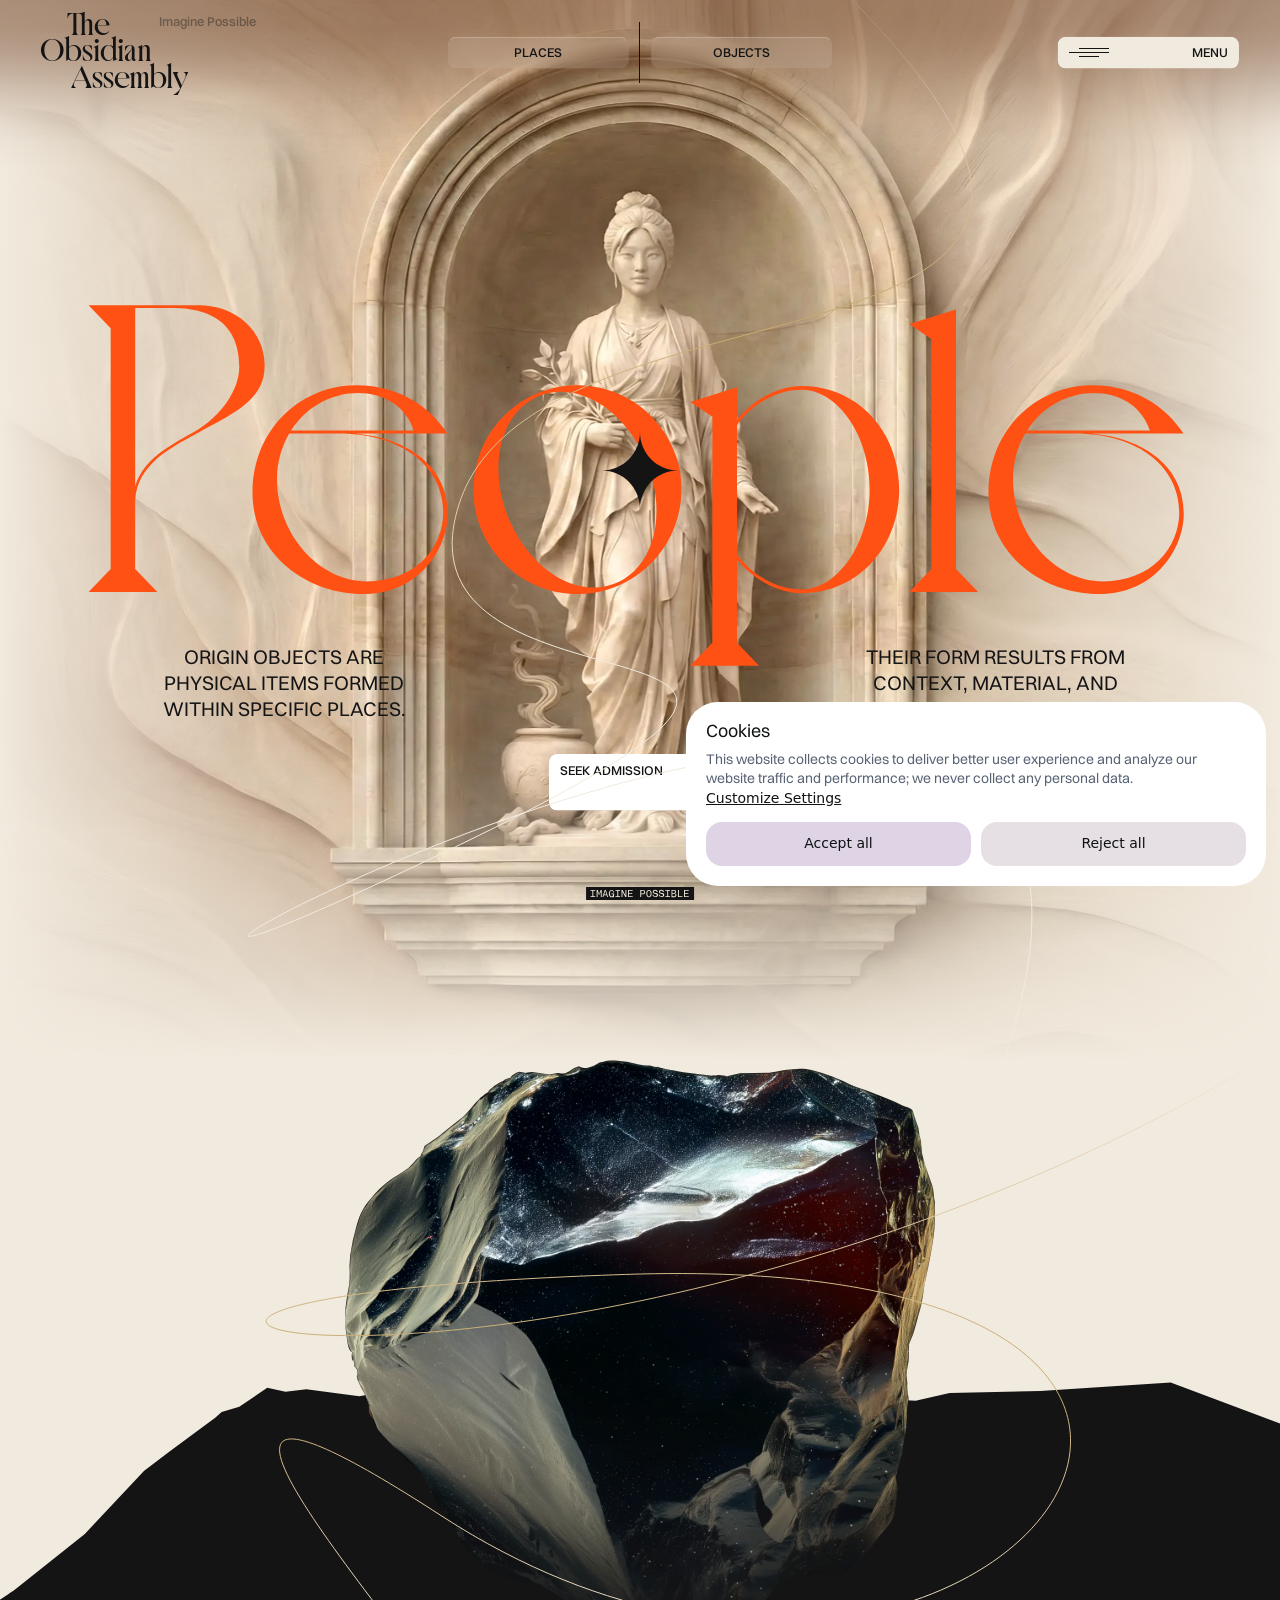
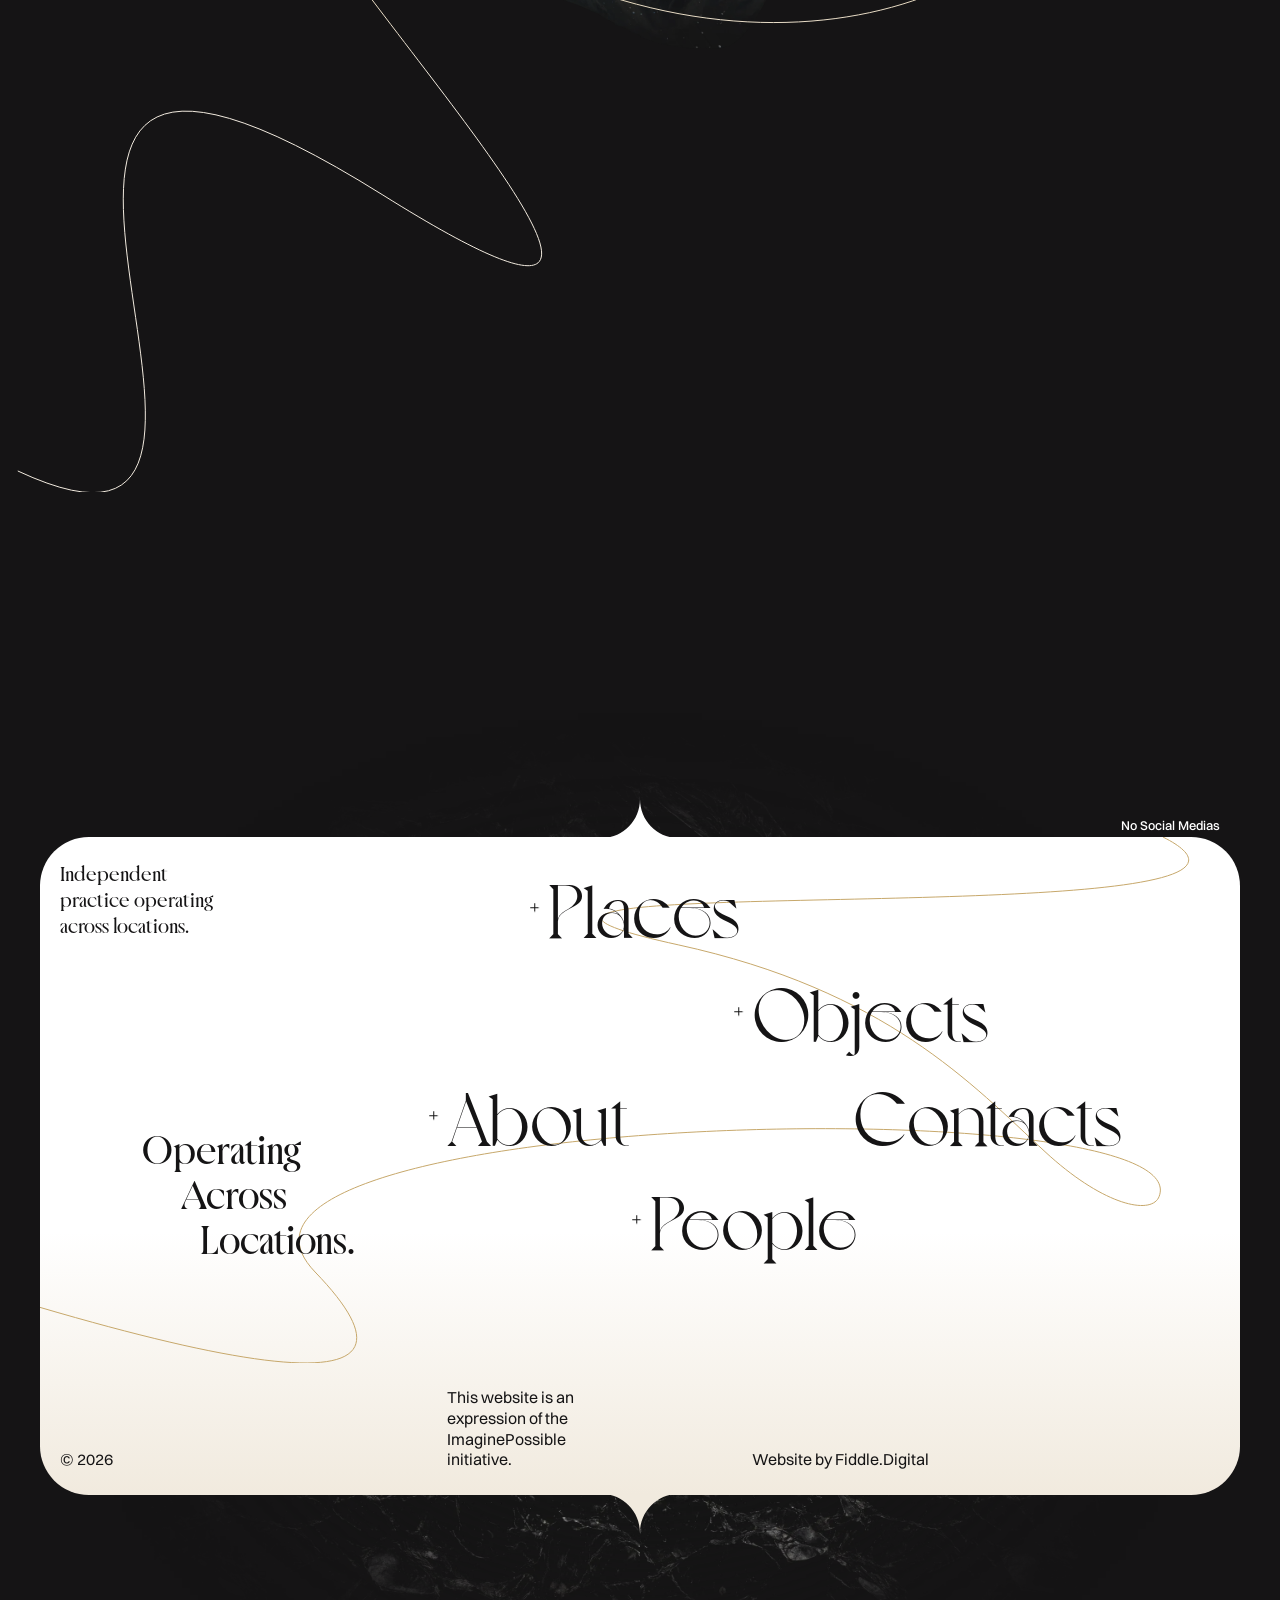
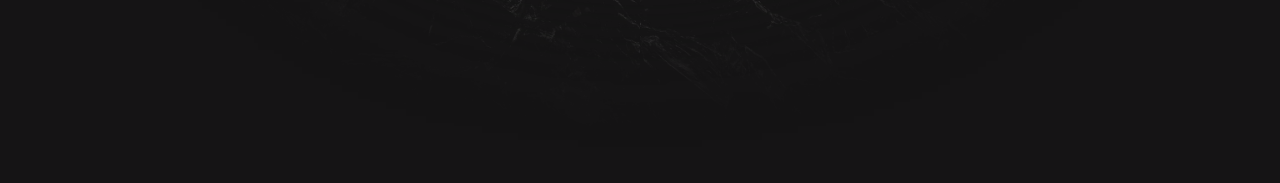
<file: people.html>
<!DOCTYPE html>
<html  lang="en">
<head><meta charset="utf-8">
<meta name="viewport" content="width=device-width, initial-scale=1, viewport-fit=cover">
<title>The Obsidian Assembly | People</title>
<meta name="theme-color" content="#151415">
<meta name="color-scheme" content="dark">
<link rel="shortcut icon" type="image/x-icon" href="fav/favicon.ico" sizes="16x16 24x24 32x32 48x48 64x64">
<link rel="apple-touch-icon" href="fav/apple-touch-icon-57x57.png" sizes="57x57">
<link rel="apple-touch-icon-precomposed" href="fav/apple-touch-icon-57x57.png" sizes="57x57">
<link rel="apple-touch-icon" href="fav/apple-touch-icon-72x72.png" sizes="72x72">
<link rel="apple-touch-icon" href="fav/apple-touch-icon-114x114.png" sizes="114x114">
<link rel="apple-touch-icon" href="fav/apple-touch-icon-120x120.png" sizes="120x120">
<link rel="apple-touch-icon" href="fav/apple-touch-icon-144x144.png" sizes="144x144">
<link rel="apple-touch-icon" href="fav/apple-touch-icon-152x152.png" sizes="152x152">
<link rel="msapplication-TileImage" href="fav/mstile-144x144.png">
<meta name="description" content="The Obsidian Assembly is an independent organization coordinating distributed spaces, operations, and product development across multiple locations.">
<meta name="twitter:card" content="summary_large_image">
<meta name="twitter:title" content="The Obsidian Assembly | People">
<meta name="twitter:description" content="The Obsidian Assembly is an independent organization coordinating distributed spaces, operations, and product development across multiple locations.">
<meta name="twitter:image" content="/share-screen.jpg">
<meta property="og:title" content="The Obsidian Assembly | People">
<meta property="og:description" content="The Obsidian Assembly is an independent organization coordinating distributed spaces, operations, and product development across multiple locations.">
<meta property="og:image" content="/share-screen.jpg">
<meta property="og:image" content="/share-screen.jpg">
<style>header[data-v-81ce8483]{background-image:linear-gradient(180deg,rgba(var(--c-brown-rgb),.6) 0,rgba(var(--c-brown-rgb),.57) 17%,rgba(var(--c-brown-rgb),.48) 31%,rgba(var(--c-brown-rgb),.36) 44%,rgba(var(--c-brown-rgb),.24) 56%,rgba(var(--c-brown-rgb),.12) 69%,rgba(var(--c-brown-rgb),.03) 83%,rgba(var(--c-brown-rgb),0) 100%);color:var(--c-yellow);left:0;padding-bottom:var(--h1);padding-top:var(--mm);pointer-events:none;position:fixed;top:0;width:100%;z-index:102}header .-w[data-v-81ce8483]{transform:translateZ(0) skew(0deg,deg);transform-origin:0 100%;transition:transform 1.5s var(--f-cubic)}header .-w a[data-v-81ce8483]{--width:2;color:var(--c-yellow);display:flex;flex-direction:column;justify-self:start;pointer-events:all;position:relative;transition:color .9s var(--f-cubic)}header .-w a .-h5[data-v-81ce8483]{display:block;line-height:.85}header .-w a .the[data-v-81ce8483]{margin-left:.85em}header .-w a .assembly[data-v-81ce8483]{margin-left:1em}header .-w a .-mm[data-v-81ce8483]{color:rgba(var(--c-yellow-rgb),.4);left:80%;position:absolute;top:0;transition:color .9s var(--f-cubic);white-space:nowrap}header .-w .sep[data-v-81ce8483]{--width:2;--left:3;align-self:center;background-color:var(--c-black);display:block;height:var(--h2);justify-self:center;width:1px}header .-w[data-v-81ce8483] >.button{--width:2;align-self:center;pointer-events:all}header .-w[data-v-81ce8483] .places{--left:2}header .-w[data-v-81ce8483] .objects{--left:4}header .-w[data-v-81ce8483] .request{--left:4;opacity:0;pointer-events:none;transition:translate .9s var(--f-cubic),opacity .3s var(--f-cubic),background-color .9s var(--f-cubic);translate:0 -100%}header .-w .menu-wrap[data-v-81ce8483]{--left:5;--width:2;align-self:center;display:flex;pointer-events:all}header .-w .menu-wrap[data-v-81ce8483]:before{content:"";display:block;flex-basis:0;flex-grow:0;flex-shrink:1;padding-right:0;transition:flex-grow .9s var(--f-cubic),padding-right .9s var(--f-cubic)}header .-w .menu-wrap[data-v-81ce8483] .button{align-items:center;display:flex;flex-basis:0;flex-grow:2;flex-shrink:1;justify-content:center;max-height:calc(var(--mm) + var(--g-gap)/3*2 + 4px);transition:flex-grow .9s var(--f-cubic),background-color .9s var(--f-cubic)}header .-w .menu-wrap[data-v-81ce8483] .button>*{grid-area:1/1}header .-w .menu-wrap[data-v-81ce8483] .button .menu-icon{background-image:linear-gradient(to right,var(--c-yellow) 50%,var(--c-black) 50%);background-position:100%;background-repeat:no-repeat;background-size:200% 1px;display:flex;flex-direction:column;gap:calc(var(--mm)/2);justify-content:space-between;left:0;position:absolute;transition:left .9s var(--f-cubic),translate .9s var(--f-cubic),background-position .9s var(--f-cubic);translate:calc(var(--g-gap)/2);width:2rem}header .-w .menu-wrap[data-v-81ce8483] .button .menu-icon:after,header .-w .menu-wrap[data-v-81ce8483] .button .menu-icon:before{background-image:linear-gradient(to right,var(--c-yellow) 25%,var(--c-black) 25%,var(--c-black) 50%,var(--c-yellow) 50%,var(--c-yellow) 75%,var(--c-black) 75%);content:"";display:block;height:1px;transition:background-position .9s var(--f-cubic);width:100%}header .-w .menu-wrap[data-v-81ce8483] .button .menu-icon:before{background-position:25%;background-size:400% 1px}header .-w .menu-wrap[data-v-81ce8483] .button .menu-icon:after{background-position:25%;background-size:200% 1px}header .-w .menu-wrap[data-v-81ce8483] .button .text{margin-left:auto;opacity:1;text-align:center;transition:opacity .9s var(--f-cubic),translate .9s var(--f-cubic),color .3s var(--f-cubic);translate:0 0;white-space:nowrap}header .-w .menu-wrap[data-v-81ce8483] .button:hover .menu-icon{background-position:0}header .-w .menu-wrap[data-v-81ce8483] .button:hover .menu-icon:before{background-position:75%}header .-w .menu-wrap[data-v-81ce8483] .button:hover .menu-icon:after{background-position:100%}header.-scrolled .-w[data-v-81ce8483] .request{opacity:1;pointer-events:all;transition:translate .9s var(--f-cubic-in),opacity .9s var(--f-cubic-in),background-color .9s var(--f-cubic);translate:0 0}header.-scrolled .-w .menu-wrap[data-v-81ce8483]:before{flex-grow:1;padding-right:calc(var(--g-gap)*2)}header.-scrolled .-w .menu-wrap[data-v-81ce8483] .button{flex-grow:1}header.-scrolled .-w .menu-wrap[data-v-81ce8483] .button .menu-icon{left:50%;translate:-50%}header.-scrolled .-w .menu-wrap[data-v-81ce8483] .button .text{opacity:0;translate:0 -100%}header.-dark .-w a[data-v-81ce8483]{color:var(--c-black)}header.-dark .-w a .-mm[data-v-81ce8483]{color:rgba(var(--c-black-rgb),.4)}header.-dark .-w a[data-v-81ce8483]:hover{color:var(--c-brown)}header.-dark .-w[data-v-81ce8483] >.button .text{color:var(--c-black)}html:not(.-ready) header .-w[data-v-81ce8483]{transform:translate3d(0,-150%,0) skew(-10deg,-5deg)}html.-loaded header .-w[data-v-81ce8483]{transition:transform 2.1s var(--f-cubic-in)}html.-loaded.-ready header.-hidden .-w[data-v-81ce8483]{transform:translate3d(0,-150%,0) skew(0deg,0deg);transition:transform 1.5s var(--f-fast)}@media (min-width:1024px){header .-w a[data-v-81ce8483]:hover{color:var(--c-white)}header .-w .sep[data-v-81ce8483]{--left:6}header .-w[data-v-81ce8483] >.button{--width:2}header .-w[data-v-81ce8483] .places{--left:5}header .-w[data-v-81ce8483] .objects{--left:7}header .-w[data-v-81ce8483] .request{--left:10}header .-w .menu-wrap[data-v-81ce8483]{--left:11}header .-w .menu-wrap[data-v-81ce8483] .button{max-height:none}}.full-screen-menu[data-v-81ce8483]{height:100%;left:0;position:absolute;top:calc(var(--top-position)*1px);width:100%;z-index:90}.full-screen-menu .overlay[data-v-81ce8483]{background-color:rgba(var(--c-grey-rgb),.8);display:block;inset:0 0 calc(var(--vh, 1vh)*-13) 0;position:absolute}.full-screen-menu .oy[data-v-81ce8483]{align-items:stretch;display:flex;justify-content:stretch;min-height:100%;overflow:hidden}.full-screen-menu .oy .-w[data-v-81ce8483]{box-sizing:border-box;flex-grow:1;min-height:100%;padding-bottom:var(--h5);padding-top:var(--h5);pointer-events:none;position:relative}.full-screen-menu .oy .-w[data-v-81ce8483]>*{pointer-events:all}.full-screen-menu .oy .-w .button-close[data-v-81ce8483]{--width:2;align-self:start;background-color:rgba(var(--c-white-rgb),.1);border-radius:.4rem;margin-top:calc(var(--col)/2 - var(--h4)/2);opacity:1;position:relative;transform:translateZ(0);transition:background-color 2.1s var(--f-cubic),opacity 1.5s var(--f-cubic);z-index:100}.full-screen-menu .oy .-w .button-close span[data-v-81ce8483]{color:rgba(var(--c-yellow-rgb),.2);font-family:var(--font-b-regular);transform:translateZ(0);transition:color 1.5s var(--f-cubic)}.full-screen-menu .oy .-w .close[data-v-81ce8483]{--left:6;align-self:start;cursor:pointer;display:grid;overflow:hidden;padding:50% 0;place-items:center;position:relative;width:100%;z-index:100}.full-screen-menu .oy .-w .close[data-v-81ce8483]:after,.full-screen-menu .oy .-w .close[data-v-81ce8483]:before{background-color:var(--c-yellow);content:"";display:block;grid-area:1/1;height:1px;transition:width .9s var(--f-cubic);width:100%}.full-screen-menu .oy .-w .close[data-v-81ce8483]:before{transform:rotate(-45deg) translate(0)}.full-screen-menu .oy .-w .close[data-v-81ce8483]:after{transform:rotate(45deg) translate(0)}.full-screen-menu .oy .-w .underlay[data-v-81ce8483]{--left:1;--width:6;align-items:center;align-self:center;display:flex;height:0;justify-content:center;position:relative;width:100%}.full-screen-menu .oy .-w .underlay div[data-v-81ce8483]{background-color:var(--c-black);-webkit-mask-image:url(images/main/mask-fade-4.webp);mask-image:url(images/main/mask-fade-4.webp);-webkit-mask-size:100%;mask-size:100%;opacity:1;padding:50% 0;pointer-events:none;scale:2;width:100%}.full-screen-menu .oy .-w .underlay div[data-v-81ce8483],.full-screen-menu .oy .-w .underlay div[data-v-81ce8483]:before{-webkit-mask-position:center;mask-position:center;-webkit-mask-repeat:no-repeat;mask-repeat:no-repeat;transform:translateZ(0)}.full-screen-menu .oy .-w .underlay div[data-v-81ce8483]:before{background-image:url(images/home/stone-wall.webp);background-repeat:repeat;background-size:50%;content:"";display:block;inset:0;-webkit-mask-image:url(images/main/mask-fade-20.webp);mask-image:url(images/main/mask-fade-20.webp);-webkit-mask-size:100% 50%;mask-size:100% 50%;position:absolute}.full-screen-menu .oy .-w nav[data-v-81ce8483]{--left:1;--width:6;align-self:center;display:grid;gap:var(--g-gap);grid-template-columns:repeat(6,1fr);grid-template-rows:2fr auto auto auto auto auto 2fr;position:relative;row-gap:0}.full-screen-menu .oy .-w nav .guy[data-v-81ce8483]{align-self:center;display:grid;grid-column-end:5;grid-column-start:3;grid-row-end:2;grid-row-start:1;justify-self:center;place-items:center}.full-screen-menu .oy .-w nav .guy[data-v-81ce8483]:after,.full-screen-menu .oy .-w nav .guy[data-v-81ce8483]:before{align-self:end;border-radius:50%;content:"";display:block;grid-area:1/1;opacity:1;scale:1;transform-origin:50% 150%}.full-screen-menu .oy .-w nav .guy[data-v-81ce8483]:before{border:1px solid rgba(var(--c-yellow-rgb),.1);margin-bottom:5%;padding:30% 0;width:60%}.full-screen-menu .oy .-w nav .guy[data-v-81ce8483]:after{border:1px solid rgba(var(--c-yellow-rgb),.2);padding:40% 0;width:80%}.full-screen-menu .oy .-w nav .guy figure[data-v-81ce8483]{grid-area:1/1;opacity:1;position:relative;scale:1;transform-origin:50% 50%;width:2.5rem}.full-screen-menu .oy .-w nav .guy span[data-v-81ce8483]{color:var(--c-white)}.full-screen-menu .oy .-w nav .guy span[data-v-81ce8483] .-s-char{opacity:1}.full-screen-menu .oy .-w nav a[data-v-81ce8483],.full-screen-menu .oy .-w nav>span[data-v-81ce8483]{border-radius:var(--g-gap);color:var(--c-white);flex-wrap:nowrap;font-family:var(--font-t-2);grid-column-end:9;justify-content:center;justify-self:center;margin-bottom:-.1em;margin-top:-.1em;opacity:1;overflow:hidden;padding-bottom:calc(var(--mm)/2);padding-left:var(--p);padding-right:var(--p);position:relative;transform:translateZ(0)}.full-screen-menu .oy .-w nav a[data-v-81ce8483] .-s-char,.full-screen-menu .oy .-w nav>span[data-v-81ce8483] .-s-char{position:relative;transform:translateZ(0);transition:translate calc(.9s + var(--char-index)*.15s) var(--f-cubic);translate:0 0}.full-screen-menu .oy .-w nav a.back-home[data-v-81ce8483]{grid-column-end:6;grid-column-start:2;grid-row-end:3;grid-row-start:2}.full-screen-menu .oy .-w nav a.places[data-v-81ce8483]{grid-column-end:5;grid-column-start:1;grid-row-end:4;grid-row-start:3}.full-screen-menu .oy .-w nav a.objects[data-v-81ce8483]{grid-column-end:7;grid-column-start:3;grid-row-end:5;grid-row-start:4}.full-screen-menu .oy .-w nav a.about[data-v-81ce8483]{grid-column-end:6;grid-column-start:2;grid-row-end:6;grid-row-start:5}.full-screen-menu .oy .-w nav>span.contacts[data-v-81ce8483]{cursor:not-allowed;grid-column-end:5;grid-column-start:1;grid-row-end:7;grid-row-start:6}.full-screen-menu .oy .-w nav>span.contacts[data-v-81ce8483]:after{background-color:var(--c-white);content:"";display:block;height:1px;inset:60% 0 auto 0;position:absolute;scale:1 1;transform-origin:0 50%;transition:scale .9s var(--f-cubic)}.full-screen-menu .oy .-w nav a.people[data-v-81ce8483]{grid-column-end:7;grid-column-start:2;grid-row-end:8;grid-row-start:7}.-t-menu-enter-active .overlay[data-v-81ce8483]{transition:background-color 1.5s var(--f-fast)}.-t-menu-enter-active .oy .-w .close[data-v-81ce8483]:after,.-t-menu-enter-active .oy .-w .close[data-v-81ce8483]:before{transition:width .9s var(--f-cubic),transform 1.5s var(--f-fast)}.-t-menu-enter-active .oy .-w .underlay[data-v-81ce8483]{transition:opacity 2.1s var(--f-smooth)}.-t-menu-enter-active .oy .-w nav .guy[data-v-81ce8483]:after,.-t-menu-enter-active .oy .-w nav .guy[data-v-81ce8483]:before{transition:scale 1.5s var(--f-fast),opacity 1.5s var(--f-fast)}.-t-menu-enter-active .oy .-w nav .guy[data-v-81ce8483]:before{transition-delay:.15s}.-t-menu-enter-active .oy .-w nav .guy[data-v-81ce8483]:after{transition-delay:.3s}.-t-menu-enter-active .oy .-w nav .guy figure[data-v-81ce8483]{transition:scale 1.5s var(--f-cubic),opacity 1.5s var(--f-cubic)}.-t-menu-enter-active .oy .-w nav .guy span[data-v-81ce8483] .-s-char{transition:opacity 1.5s var(--f-cubic);transition-delay:calc(var(--char-random)*75ms)}.-t-menu-enter-active .oy .-w nav a[data-v-81ce8483],.-t-menu-enter-active .oy .-w nav span[data-v-81ce8483]{transition:transform calc(.9s + var(--l-delay)*.15s) var(--f-cubic),opacity calc(.9s + var(--l-delay)*.15s) var(--f-cubic)}.-t-menu-enter-from .overlay[data-v-81ce8483]{background-color:rgba(var(--c-grey-rgb),0)}.-t-menu-enter-from .oy .-w .button-close[data-v-81ce8483]{opacity:0}.-t-menu-enter-from .oy .-w .close[data-v-81ce8483]:before{transform:rotate(-45deg) translate(150%)}.-t-menu-enter-from .oy .-w .close[data-v-81ce8483]:after{transform:rotate(45deg) translate(-150%)}.-t-menu-enter-from .oy .-w .underlay[data-v-81ce8483]{opacity:0}.-t-menu-enter-from .oy .-w nav .guy figure[data-v-81ce8483],.-t-menu-enter-from .oy .-w nav .guy[data-v-81ce8483]:after,.-t-menu-enter-from .oy .-w nav .guy[data-v-81ce8483]:before{opacity:0;scale:0}.-t-menu-enter-from .oy .-w nav .guy span[data-v-81ce8483] .-s-char{opacity:0}.-t-menu-enter-from .oy .-w nav a[data-v-81ce8483],.-t-menu-enter-from .oy .-w nav span[data-v-81ce8483]{opacity:0;transform:translate3d(0,100%,0)}.-t-menu-leave-active[data-v-81ce8483]{pointer-events:none}.-t-menu-leave-active .overlay[data-v-81ce8483]{transition:background-color 1.5s var(--f-cubic)}.-t-menu-leave-active .oy .-w[data-v-81ce8483]>*{pointer-events:none}.-t-menu-leave-active .oy .-w .close[data-v-81ce8483]:after,.-t-menu-leave-active .oy .-w .close[data-v-81ce8483]:before{transition:width .9s var(--f-cubic),transform 1.5s var(--f-cubic)}.-t-menu-leave-active .oy .-w .underlay[data-v-81ce8483]{transition:opacity 1.5s var(--f-smooth)}.-t-menu-leave-active .oy .-w nav .guy[data-v-81ce8483]:after,.-t-menu-leave-active .oy .-w nav .guy[data-v-81ce8483]:before{transition:scale 1.5s var(--f-cubic),opacity 1.5s var(--f-cubic)}.-t-menu-leave-active .oy .-w nav .guy[data-v-81ce8483]:after,.-t-menu-leave-active .oy .-w nav .guy[data-v-81ce8483]:before{transition-delay:0s}.-t-menu-leave-active .oy .-w nav .guy figure[data-v-81ce8483]{transition:scale 1.5s var(--f-cubic),opacity 1.5s var(--f-cubic)}.-t-menu-leave-active .oy .-w nav .guy span[data-v-81ce8483] .-s-char{transition:opacity 1.5s var(--f-cubic);transition-delay:calc(var(--char-random)*75ms)}.-t-menu-leave-active .oy .-w nav a[data-v-81ce8483],.-t-menu-leave-active .oy .-w nav span[data-v-81ce8483]{transition:transform .9s var(--f-cubic),opacity .9s var(--f-cubic)}.-t-menu-leave-to .overlay[data-v-81ce8483]{background-color:rgba(var(--c-grey-rgb),0)}.-t-menu-leave-to .oy .-w .button-close[data-v-81ce8483]{opacity:0}.-t-menu-leave-to .oy .-w .close[data-v-81ce8483]:before{transform:rotate(-45deg) translate(-150%)}.-t-menu-leave-to .oy .-w .close[data-v-81ce8483]:after{transform:rotate(45deg) translate(150%)}.-t-menu-leave-to .oy .-w .underlay[data-v-81ce8483]{opacity:0}.-t-menu-leave-to .oy .-w nav .guy figure[data-v-81ce8483],.-t-menu-leave-to .oy .-w nav .guy[data-v-81ce8483]:after,.-t-menu-leave-to .oy .-w nav .guy[data-v-81ce8483]:before{opacity:0;scale:0}.-t-menu-leave-to .oy .-w nav .guy span[data-v-81ce8483] .-s-char{opacity:0}.-t-menu-leave-to .oy .-w nav a[data-v-81ce8483],.-t-menu-leave-to .oy .-w nav span[data-v-81ce8483]{opacity:0;transform:translate3d(0,calc(50% + 20%*var(--l-delay)),0)}@media (min-width:1024px){.full-screen-menu[data-v-81ce8483]{overflow-x:hidden}.full-screen-menu .overlay[data-v-81ce8483]{inset:0 0 0 0;position:fixed}.full-screen-menu .oy .-w .button-close[data-v-81ce8483]{margin-top:calc(var(--col)/2 - var(--h2)/2)}.full-screen-menu .oy .-w .button-close[data-v-81ce8483]:hover{background-color:rgba(var(--c-white-rgb),.2)}.full-screen-menu .oy .-w .button-close:hover span[data-v-81ce8483]{color:rgba(var(--c-yellow-rgb),.4)}.full-screen-menu .oy .-w .close[data-v-81ce8483]{--left:12}.full-screen-menu .oy .-w .close[data-v-81ce8483]:hover:after,.full-screen-menu .oy .-w .close[data-v-81ce8483]:hover:before{width:120%}.full-screen-menu .oy .-w .underlay[data-v-81ce8483]{--left:3;--width:8}.full-screen-menu .oy .-w .underlay div[data-v-81ce8483]{scale:1}.full-screen-menu .oy .-w nav[data-v-81ce8483]{--left:3;--width:8;grid-template-columns:repeat(8,1fr);grid-template-rows:2fr auto auto auto auto 2fr;row-gap:var(--g-gap)}.full-screen-menu .oy .-w nav .guy[data-v-81ce8483]{grid-column-end:6;grid-column-start:4;margin-bottom:10%}.full-screen-menu .oy .-w nav a[data-v-81ce8483] .-s-char:after,.full-screen-menu .oy .-w nav>span[data-v-81ce8483] .-s-char:after{color:var(--c-white);content:attr(data-split-content);display:inline-block;inset:0;position:absolute;rotate:60deg;scale:1.5;transform-origin:0 100%;transition:scale calc(.9s + var(--char-index)*.15s) var(--f-cubic),rotate calc(.9s + var(--char-index)*.15s) var(--f-cubic);translate:0 105%}.full-screen-menu .oy .-w nav a[data-v-81ce8483]:hover .-s-char,.full-screen-menu .oy .-w nav>span[data-v-81ce8483]:hover .-s-char{translate:0 -105%}.full-screen-menu .oy .-w nav a[data-v-81ce8483]:hover .-s-char:after,.full-screen-menu .oy .-w nav>span[data-v-81ce8483]:hover .-s-char:after{rotate:0deg;scale:1}.full-screen-menu .oy .-w nav a.places[data-v-81ce8483]{grid-column-end:6;grid-column-start:2;grid-row-end:3;grid-row-start:2}.full-screen-menu .oy .-w nav a.objects[data-v-81ce8483]{grid-column-end:8;grid-column-start:4;grid-row-end:4;grid-row-start:3}.full-screen-menu .oy .-w nav a.about[data-v-81ce8483]{grid-column-end:5;grid-column-start:1;grid-row-end:5;grid-row-start:4}.full-screen-menu .oy .-w nav>span.contacts[data-v-81ce8483]{grid-column-end:9;grid-column-start:5;grid-row-end:5;grid-row-start:4}.full-screen-menu .oy .-w nav>span.contacts[data-v-81ce8483]:after{scale:0 1}.full-screen-menu .oy .-w nav>span.contacts[data-v-81ce8483]:hover:after{scale:1 1;transition:scale .9s var(--f-cubic-in)}.full-screen-menu .oy .-w nav a.people[data-v-81ce8483]{grid-column-end:7;grid-column-start:3;grid-row-end:6;grid-row-start:5}}.full-screen-form[data-v-81ce8483]{height:100%;left:0;position:absolute;top:calc(var(--top-position)*1px);width:100%;z-index:90}.full-screen-form .overlay[data-v-81ce8483]{background-color:rgba(var(--c-grey-rgb),.8);display:block;inset:0 0 calc(var(--vh, 1vh)*-13) 0;position:absolute}.full-screen-form .oy[data-v-81ce8483]{align-items:stretch;display:flex;justify-content:stretch;min-height:100%;overflow:hidden}.full-screen-form .oy .-w[data-v-81ce8483]{box-sizing:border-box;flex-grow:1;min-height:100%;padding-bottom:var(--h5);padding-top:var(--h5);pointer-events:none;position:relative}.full-screen-form .oy .-w[data-v-81ce8483]>*{pointer-events:all}.full-screen-form .oy .-w .button-close[data-v-81ce8483]{--width:2;align-self:start;background-color:rgba(var(--c-white-rgb),.1);border-radius:.4rem;margin-top:calc(var(--col)/2 - var(--h4)/2);opacity:1;position:relative;transform:translateZ(0);transition:background-image 2.1s var(--f-cubic),opacity 1.5s var(--f-cubic);z-index:100}.full-screen-form .oy .-w .button-close span[data-v-81ce8483]{color:rgba(var(--c-yellow-rgb),.2);font-family:var(--font-b-regular);transform:translateZ(0);transition:color 1.5s var(--f-cubic)}.full-screen-form .oy .-w .close[data-v-81ce8483]{--left:6;align-self:start;cursor:pointer;display:grid;overflow:hidden;padding:50% 0;place-items:center;position:relative;width:100%;z-index:100}.full-screen-form .oy .-w .close[data-v-81ce8483]:after,.full-screen-form .oy .-w .close[data-v-81ce8483]:before{background-color:var(--c-yellow);content:"";display:block;grid-area:1/1;height:1px;transition:width .9s var(--f-cubic);width:100%}.full-screen-form .oy .-w .close[data-v-81ce8483]:before{transform:rotate(-45deg) translate(0)}.full-screen-form .oy .-w .close[data-v-81ce8483]:after{transform:rotate(45deg) translate(0)}.full-screen-form .oy .-w .underlay[data-v-81ce8483]{--left:1;--width:6;--height:3;align-items:center;align-self:center;display:flex;height:0;justify-content:center;position:relative;width:100%}.full-screen-form .oy .-w .underlay div[data-v-81ce8483]{background-color:var(--c-yellow);-webkit-mask-image:url(images/main/mask-fade-4.webp);mask-image:url(images/main/mask-fade-4.webp);-webkit-mask-position:center;mask-position:center;-webkit-mask-repeat:no-repeat;mask-repeat:no-repeat;-webkit-mask-size:100%;mask-size:100%;opacity:1;padding:50% 0;pointer-events:none;scale:2;transform:translateZ(0);width:100%}.full-screen-form .oy .-w .underlay div figure[data-v-81ce8483]{inset:0;position:absolute}.full-screen-form .oy .-w form[data-v-81ce8483]{--left:1;--width:6;--height:3;align-self:center;display:grid;grid-template-columns:repeat(6,1fr);position:relative}.full-screen-form .oy .-w form .title[data-v-81ce8483]{grid-column-end:6;grid-column-start:2}.full-screen-form .oy .-w form .title span[data-v-81ce8483]:nth-child(2){margin-left:1em}.full-screen-form .oy .-w form .title span[data-v-81ce8483] .-s-char{opacity:1}.full-screen-form .oy .-w form .field[data-v-81ce8483]{grid-column-end:7;grid-column-start:1}.full-screen-form .oy .-w form .field[data-v-81ce8483]:has(input) input{grid-column-start:2}.full-screen-form .oy .-w form .field[data-v-81ce8483]:has(input) .placeholder{grid-column-start:2}.full-screen-form .oy .-w form .name[data-v-81ce8483] label span:nth-child(2){margin-left:1em}.full-screen-form .oy .-w form .city[data-v-81ce8483],.full-screen-form .oy .-w form .country[data-v-81ce8483],.full-screen-form .oy .-w form .tta[data-v-81ce8483]{grid-column-end:7;grid-column-start:1}.full-screen-form .oy .-w form .tta[data-v-81ce8483]{margin-top:var(--g-gap)}.full-screen-form .oy .-w form .agreement[data-v-81ce8483]{grid-column-end:6;grid-column-start:2;margin-top:var(--g-gap)}.full-screen-form .oy .-w form .agreement label[data-v-81ce8483]{align-items:flex-start;display:flex;flex-direction:column}.full-screen-form .oy .-w form .agreement label a[data-v-81ce8483]{color:var(--c-brown);margin-top:var(--m);text-decoration:underline}.full-screen-form .oy .-w form .agreement label a[data-v-81ce8483]:hover{text-decoration:none}.full-screen-form .oy .-w form .button-wrap[data-v-81ce8483]{grid-column-end:6;grid-column-start:2;margin-top:calc(var(--g-gap) + var(--mm))}.full-screen-form .oy .-w form .button-wrap[data-v-81ce8483] .button{width:100%}.-t-form-enter-active .overlay[data-v-81ce8483]{transition:background-color 1.5s var(--f-fast)}.-t-form-enter-active .oy .-w .close[data-v-81ce8483]:after,.-t-form-enter-active .oy .-w .close[data-v-81ce8483]:before{transition:width .9s var(--f-cubic),transform 1.5s var(--f-fast)}.-t-form-enter-active .oy .-w .underlay[data-v-81ce8483]{transition:opacity 2.1s var(--f-smooth)}.-t-form-enter-active .oy .-w form .title span[data-v-81ce8483] .-s-char{transition:opacity 1.5s var(--f-cubic);transition-delay:calc(var(--char-random)*75ms)}.-t-form-enter-active .oy .-w form .button-wrap[data-v-81ce8483],.-t-form-enter-active .oy .-w form .checkbox-wrap[data-v-81ce8483],.-t-form-enter-active .oy .-w form .field[data-v-81ce8483]{transition:transform calc(.9s + var(--l-delay)*.15s) var(--f-cubic),opacity calc(.9s + var(--l-delay)*.15s) var(--f-cubic)}.-t-form-enter-from .overlay[data-v-81ce8483]{background-color:rgba(var(--c-grey-rgb),0)}.-t-form-enter-from .oy .-w .button-close[data-v-81ce8483]{opacity:0}.-t-form-enter-from .oy .-w .close[data-v-81ce8483]:before{transform:rotate(-45deg) translate(150%)}.-t-form-enter-from .oy .-w .close[data-v-81ce8483]:after{transform:rotate(45deg) translate(-150%)}.-t-form-enter-from .oy .-w .underlay[data-v-81ce8483]{opacity:0}.-t-form-enter-from .oy .-w form .title span[data-v-81ce8483] .-s-char{opacity:0}.-t-form-enter-from .oy .-w form .button-wrap[data-v-81ce8483],.-t-form-enter-from .oy .-w form .checkbox-wrap[data-v-81ce8483],.-t-form-enter-from .oy .-w form .field[data-v-81ce8483]{opacity:0;transform:translate3d(0,var(--h1),0)}.-t-form-leave-active[data-v-81ce8483]{pointer-events:none}.-t-form-leave-active .overlay[data-v-81ce8483]{transition:background-color 1.5s var(--f-cubic)}.-t-form-leave-active .oy .-w[data-v-81ce8483]>*{pointer-events:none}.-t-form-leave-active .oy .-w .close[data-v-81ce8483]:after,.-t-form-leave-active .oy .-w .close[data-v-81ce8483]:before{transition:width .9s var(--f-cubic),transform 1.5s var(--f-cubic)}.-t-form-leave-active .oy .-w .underlay[data-v-81ce8483]{transition:opacity 1.5s var(--f-smooth)}.-t-form-leave-active .oy .-w form .title span[data-v-81ce8483] .-s-char{transition:opacity 1.5s var(--f-cubic);transition-delay:calc(var(--char-random)*75ms)}.-t-form-leave-active .oy .-w form .button-wrap[data-v-81ce8483],.-t-form-leave-active .oy .-w form .checkbox-wrap[data-v-81ce8483],.-t-form-leave-active .oy .-w form .field[data-v-81ce8483]{transition:transform .9s var(--f-cubic),opacity .9s var(--f-cubic)}.-t-form-leave-to .overlay[data-v-81ce8483]{background-color:rgba(var(--c-grey-rgb),0)}.-t-form-leave-to .oy .-w .button-close[data-v-81ce8483]{opacity:0}.-t-form-leave-to .oy .-w .close[data-v-81ce8483]:before{transform:rotate(-45deg) translate(-150%)}.-t-form-leave-to .oy .-w .close[data-v-81ce8483]:after{transform:rotate(45deg) translate(150%)}.-t-form-leave-to .oy .-w .underlay[data-v-81ce8483]{opacity:0}.-t-form-leave-to .oy .-w form .title span[data-v-81ce8483] .-s-char{opacity:0}.-t-form-leave-to .oy .-w form .button-wrap[data-v-81ce8483],.-t-form-leave-to .oy .-w form .checkbox-wrap[data-v-81ce8483],.-t-form-leave-to .oy .-w form .field[data-v-81ce8483]{opacity:0;transform:translate3d(0,calc(var(--h5) + var(--mm)*var(--l-delay)),0)}@media (min-width:1024px){.full-screen-form[data-v-81ce8483]{overflow-x:hidden}.full-screen-form .overlay[data-v-81ce8483]{inset:0 0 0 0;position:fixed}.full-screen-form .oy .-w .button-close[data-v-81ce8483]{margin-top:calc(var(--col)/2 - var(--h2)/2)}.full-screen-form .oy .-w .button-close[data-v-81ce8483]:hover{background-color:rgba(var(--c-white-rgb),.2)}.full-screen-form .oy .-w .button-close:hover span[data-v-81ce8483]{color:rgba(var(--c-yellow-rgb),.4)}.full-screen-form .oy .-w .close[data-v-81ce8483]{--left:12}.full-screen-form .oy .-w .close[data-v-81ce8483]:hover:after,.full-screen-form .oy .-w .close[data-v-81ce8483]:hover:before{width:120%}.full-screen-form .oy .-w .underlay[data-v-81ce8483]{--left:3;--width:8;--height:3}.full-screen-form .oy .-w .underlay div[data-v-81ce8483]{scale:1}.full-screen-form .oy .-w form[data-v-81ce8483]{--left:4;--width:6;--height:3}.full-screen-form .oy .-w form .title[data-v-81ce8483]{margin-bottom:var(--h5)}.full-screen-form .oy .-w form .field[data-v-81ce8483]{grid-column-end:5;grid-column-start:1}.full-screen-form .oy .-w form .city[data-v-81ce8483],.full-screen-form .oy .-w form .country[data-v-81ce8483]{grid-column-end:7;grid-column-start:2}.full-screen-form .oy .-w form .agreement[data-v-81ce8483]{grid-column-end:4;grid-column-start:1}.full-screen-form .oy .-w form .button-wrap[data-v-81ce8483]{grid-column-end:7;grid-column-start:5;margin-top:var(--g-gap)}}</style>
<style>svg[data-v-55c3b488]{fill:var(--c-yellow);aspect-ratio:118/14;background-color:var(--c-black);bottom:0;height:var(--mm);left:50%;pointer-events:none;position:fixed;translate:-50% 0;width:auto;z-index:40}</style>
<style>@charset "UTF-8";h1,h2,h3,h4,h5,h6,p{margin:0}ol,ol *,ul,ul *{list-style-type:none;margin:0;padding:0}hr{background-color:rgba(var(--c-white),.1);border:none;height:1px}input,textarea{font-feature-settings:"dlig","ss03","ss08","ss06";background-color:transparent;border:none;border-radius:.2rem;border-radius:0;box-shadow:inset 0 0 0 2px var(--c-black);box-sizing:border-box;color:var(--c-black);cursor:text;display:block;font-family:var(--font);font-size:16px;margin:0;padding:.4rem}@media (min-width:1024px){input,textarea{display:inline-block;font-size:var(--body-font-size)}}input:-moz-focusring,input:-moz-submit-invalid,input:invalid,input:optional,input:required,textarea:-moz-focusring,textarea:-moz-submit-invalid,textarea:invalid,textarea:optional,textarea:required{border:none;box-shadow:none;outline:none}input:-internal-autofill-selected,input:-webkit-autofill,input:-webkit-autofill:focus,input:-webkit-autofill:hover,select:-webkit-autofill,select:-webkit-autofill:focus,select:-webkit-autofill:hover,textarea:-webkit-autofill,textarea:-webkit-autofill:focus,textarea:-webkit-autofill:hover{background-color:var(--c-black)!important;background-image:none!important;-webkit-box-shadow:0 0 0 1000px var(--c-black) inset;color:var(--c-white)!important}input:-webkit-autofill{-webkit-text-fill-color:var(--c-white)!important}input::-moz-placeholder,textarea::-moz-placeholder{color:var(--c-purple);opacity:1}input::placeholder,textarea::placeholder{color:var(--c-purple);opacity:1}input[disabled]::-moz-placeholder,textarea[disabled]::-moz-placeholder{color:var(--c-purple);opacity:0}input[disabled]::placeholder,textarea[disabled]::placeholder{color:var(--c-purple);opacity:0}input:focus,textarea:focus{outline:none}input:focus,input:hover,textarea:focus,textarea:hover{box-shadow:inset 0 0 0 2px var(--c-black),0 0 0 1px var(--c-black)}input.-naked,textarea.-naked{box-shadow:none}button{background-color:transparent;border:none;color:var(--c-white);cursor:pointer;font-family:var(--font);font-size:var(--body-font-size);line-height:var(--body-line-height,1.2);margin:0;padding:0;touch-action:manipulation}button,button span{display:block;position:relative}figure{margin:0}img,svg,video{display:block;width:100%}.-dn{display:none}@font-face{font-family:OTJubilee-Platinum;font-style:normal;src:url(fonts/OTJubilee-PlatinumRegular.woff) format("woff"),url(fonts/OTJubilee-PlatinumRegular.woff2) format("woff2")}@font-face{ascent-override:100%;descent-override:10%;font-family:Voyage-Regular;font-style:normal;src:url(fonts/Voyage-Regular.woff) format("woff"),url(fonts/Voyage-Regular.woff2) format("woff2")}@font-face{font-family:Switzer-Medium;font-style:normal;src:url(fonts/Switzer-Medium.woff) format("woff"),url(fonts/Switzer-Medium.woff2) format("woff2")}@font-face{font-family:Switzer-Regular;font-style:normal;src:url(fonts/Switzer-Regular.woff) format("woff"),url(fonts/Switzer-Regular.woff2) format("woff2")}:root{--type-step:1.25;--body-font-size:1rem;--body-line-height:1.3;--line-height-step:var(--body-line-height) /var(--type-step);--p:1rem;--m:calc(var(--p)/var(--type-step));--mm:calc(var(--m)/var(--type-step));--h6:calc(var(--p)*var(--type-step));--h5:calc(var(--h6)*var(--type-step));--h4:calc(var(--h5)*var(--type-step));--h3:calc(var(--h4)*var(--type-step));--h2:calc(var(--h3)*var(--type-step));--h1:calc(var(--h2)*var(--type-step));--h0:calc(var(--h1)*var(--type-step));--large:max(calc(var(--h0)*var(--type-step)*var(--type-step)),12.5vw);--ls-intencity:-2;--large-lh:calc(var(--body-line-height)*pow(var(--line-height-step), -13));--h0-lh:calc(var(--body-line-height)*pow(var(--line-height-step), -4));--h1-lh:calc(var(--body-line-height)*pow(var(--line-height-step), -4));--h2-lh:calc(var(--body-line-height)*pow(var(--line-height-step), -4));--h3-lh:calc(var(--body-line-height)*pow(var(--line-height-step), -4));--h4-lh:calc(var(--body-line-height)*pow(var(--line-height-step), -3));--h5-lh:calc(var(--body-line-height)*pow(var(--line-height-step), -2));--h6-lh:calc(var(--body-line-height)*pow(var(--line-height-step), -1))}@media (max-width:1024px){:root{--large:calc(var(--h0))}}.-h0,.-h1,.-h2,.-h3,.-h4,.-h5,.-h6,.-hm,.-hp,h1,h2,h3,h4,h5,h6{font-family:var(--font-t-1);font-weight:400;line-height:var(--body-line-height)}.-h0{font-size:var(--h0);line-height:var(--h0-lh)}.-h1,h1{font-size:var(--h1);line-height:var(--h1-lh)}.-h2,h2{font-size:var(--h2);line-height:var(--h2-lh)}.-h3,h3{font-size:var(--h3);line-height:var(--h3-lh)}.-h4,h4{font-size:var(--h4);line-height:var(--h4-lh)}.-h5,h5{font-size:var(--h5);line-height:var(--h5-lh)}.-h6,h6{font-size:var(--h6);line-height:var(--h6-lh)}.-hp{font-size:var(--p)}.-hm,.-hp{line-height:var(--body-line-height)}.-hm{font-size:var(--m)}.-lrg{font-size:var(--large)}.-lrg,.-lrg-max{font-family:var(--font-t-2);line-height:var(--large-lh)}.-lrg-max{font-size:calc(var(--large)*var(--type-step))}.-p-h5{font-size:var(--h5);line-height:var(--h5-lh)}.-p-h5,.-p-h6{display:block;font-family:var(--font-b-regular);text-transform:uppercase}.-p-h6{font-size:var(--h6);line-height:var(--h6-lh)}.-p-hp{display:block;font-family:var(--font-b-regular);text-transform:uppercase}.-p,.-p-hp{font-size:var(--p)}.-m,.-p,.-p-hp{line-height:var(--body-line-height)}.-m{font-size:var(--m)}.-mm{font-family:var(--font-b-medium);font-size:var(--mm);line-height:var(--body-line-height)}.-up{text-transform:uppercase}.-noup{text-transform:none}.-tac{text-align:center}.-taj{text-align:justify;-moz-text-align-last:justify;text-align-last:justify}a{color:var(--c-white);text-decoration:none}.-light a{color:var(--c-black)}@media (min-width:1024px){.-link,a{--h-underline:1px;background:linear-gradient(0deg,var(--c-black),var(--c-black)) no-repeat 100% 100%/0 var(--h-underline);transition:background-size .45s var(--f-smooth)}.-black .-link,.-black a{background:linear-gradient(0deg,var(--c-white),var(--c-white)) no-repeat 100% 100%/0 var(--h-underline)}.-link:hover,a:hover{background-position-x:left;background-size:100% var(--h-underline);transition:background-size .45s var(--f-cubic)}a.-exact-active,a.-nl{--h-underline:none;background:none}}@media (max-width:1600px){.-mid-h0{font-size:var(--h0);line-height:var(--h0-lh)}.-mid-h1{font-size:var(--h1);line-height:var(--h1-lh)}.-mid-h2{font-size:var(--h2);line-height:var(--h2-lh)}.-mid-h3{font-size:var(--h3);line-height:var(--h3-lh)}.-mid-h4{font-size:var(--h4);line-height:var(--h4-lh)}.-mid-h5{font-size:var(--h5);line-height:var(--h5-lh)}.-mid-h6{font-size:var(--h6);line-height:var(--h6-lh)}.-mid-hp{font-size:var(--p)}.-mid-hm,.-mid-hp{line-height:var(--body-line-height)}.-mid-hm{font-size:var(--m)}.-mid-lrg{font-size:var(--large)}.-mid-lrg,.-mid-lrg-max{font-family:var(--font-t-2);line-height:var(--large-lh)}.-mid-lrg-max{font-size:calc(var(--large)*var(--type-step))}.-mid-p-h5{font-size:var(--h5);line-height:var(--h5-lh)}.-mid-p-h5,.-mid-p-h6{display:block;font-family:var(--font-b-regular);text-transform:uppercase}.-mid-p-h6{font-size:var(--h6);line-height:var(--h6-lh)}.-mid-p-hp{display:block;font-family:var(--font-b-regular);text-transform:uppercase}.-mid-p,.-mid-p-hp{font-size:var(--p)}.-mid-m,.-mid-p,.-mid-p-hp{line-height:var(--body-line-height)}.-mid-m{font-size:var(--m)}.-mid-mm{font-family:var(--font-b-medium);font-size:var(--mm);line-height:var(--body-line-height)}.-mid-up{text-transform:uppercase}.-mid-noup{text-transform:none}.-mid-tac{text-align:center}.-mid-taj{text-align:justify;-moz-text-align-last:justify;text-align-last:justify}}@media (max-width:1024px){.-m-h0{font-size:var(--h0);line-height:var(--h0-lh)}.-m-h1{font-size:var(--h1);line-height:var(--h1-lh)}.-m-h2{font-size:var(--h2);line-height:var(--h2-lh)}.-m-h3{font-size:var(--h3);line-height:var(--h3-lh)}.-m-h4{font-size:var(--h4);line-height:var(--h4-lh)}.-m-h5{font-size:var(--h5);line-height:var(--h5-lh)}.-m-h6{font-size:var(--h6);line-height:var(--h6-lh)}.-m-hp{font-size:var(--p)}.-m-hm,.-m-hp{line-height:var(--body-line-height)}.-m-hm{font-size:var(--m)}.-m-lrg{font-size:var(--large)}.-m-lrg,.-m-lrg-max{font-family:var(--font-t-2);line-height:var(--large-lh)}.-m-lrg-max{font-size:calc(var(--large)*var(--type-step))}.-m-p-h5{font-size:var(--h5);line-height:var(--h5-lh)}.-m-p-h5,.-m-p-h6{display:block;font-family:var(--font-b-regular);text-transform:uppercase}.-m-p-h6{font-size:var(--h6);line-height:var(--h6-lh)}.-m-p-hp{display:block;font-family:var(--font-b-regular);text-transform:uppercase}.-m-p,.-m-p-hp{font-size:var(--p)}.-m-m,.-m-p,.-m-p-hp{line-height:var(--body-line-height)}.-m-m{font-size:var(--m)}.-m-mm{font-family:var(--font-b-medium);font-size:var(--mm);line-height:var(--body-line-height)}.-m-up{text-transform:uppercase}.-m-noup{text-transform:none}.-m-tac{text-align:center}.-m-taj{text-align:justify;-moz-text-align-last:justify;text-align-last:justify}}.fdcm--setup{--fdcm--font:"Manrope",system-ui,-apple-system,BlinkMacSystemFont,"Segoe UI",Roboto,Oxygen,Ubuntu,Cantarell,"Open Sans","Helvetica Neue",sans-serif;--fdcm--font-size:1rem;--fdcm--font-step:1.28;--fdcm--line-height:1.4;--fdcm--timing-function:cubic-bezier(.22,.31,0,1);--fdcm--border-radius-default:0.3rem;--fdcm--bg-default:#101214;--fdcm--body-text-main-default:#ded4e6;--fdcm--body-text-secondary-default:#b8a5b8;--fdcm--body-text-reverse-default:var(--fdcm--bg-default);--fdcm--ui-main-default:var(--fdcm--body-text-secondary-default);--fdcm--ui-secondary-default:#544d56;--fdcm--ui-highlight-main-default:#fff;--fdcm--ui-highlight-secondary-default:#746a76}.fdcm--container,.fdcm--setup button{font-family:var(--fdcm--font);font-size:var(--fdcm--font-size);font-weight:500;line-height:var(--fdcm--line-height)}.fdcm--container{background-color:var(--fdcm--bg,var(--fdcm--bg-default));border-radius:calc(var(--fdcm--border-radius, var(--fdcm--border-radius-default))*2);bottom:var(--fdcm--position-bottom,1em);color:var(--fdcm--body-text-secondary,var(--fdcm--body-text-secondary-default));font-optical-sizing:auto;left:var(--fdcm--position-left,1em);max-width:540px;opacity:1;padding:.8rem 1rem 1rem;position:fixed;right:var(--fdcm--position-right,1em);transform:translate(0);transition:transform .15s var(--fdcm--timing-function),opacity .15s var(--fdcm--timing-function);z-index:90}.fdcm--container.-leave{opacity:0;transform:translateY(1rem)}.fdcm--setup.-light-theme{--fdcm--bg-default:#fff;--fdcm--body-text-main-default:#101214;--fdcm--body-text-secondary-default:#596375;--fdcm--ui-main-default:#ded4e6;--fdcm--ui-secondary-default:#e6dfe4;--fdcm--ui-highlight-main-default:#b8a5b8;--fdcm--ui-highlight-secondary-default:#c9c3c8}.fdcm--title{font-size:calc(var(--fdcm--font-size)*var(--fdcm--font-step));margin-bottom:calc(var(--fdcm--font-size)/2)}.fdcm--subtitle,.fdcm--title{color:var(--fdcm--body-text-main,var(--fdcm--body-text-main-default));font-weight:600}.fdcm--description button{display:block}.fdcm--link{background:none;color:var(--fdcm--body-text-main,var(--fdcm--body-text-main-default));cursor:pointer;display:inline;font-weight:600;margin:0;padding:0;text-decoration:underline}.fdcm--setup:not(.-light-theme) .fdcm--link.-secondary{color:var(--fdcm--ui-highlight-secondary,var(--fdcm--ui-highlight-secondary-default))}.fdcm--actions{display:flex;gap:.5rem;margin-top:calc(var(--fdcm--font-size)*1);width:100%}.fdcm--button{background-color:var(--fdcm--ui-main,var(--fdcm--ui-main-default));border-radius:calc(var(--fdcm--border-radius, var(--fdcm--border-radius-default))*1);color:var(--fdcm--body-text-reverse,var(--fdcm--body-text-reverse-default));flex:1;font-size:clamp(12px,var(--fdcm--font-size)/var(--fdcm--font-step),var(--fdcm--font-size)/var(--fdcm--font-step));padding:.6rem 1.8rem;white-space:nowrap}.-light-theme .fdcm--button,.fdcm--button.-secondary{color:var(--fdcm--body-text-main,var(--fdcm--body-text-main-default))}.fdcm--button.-secondary{background-color:var(--fdcm--ui-secondary,var(--fdcm--ui-secondary-default))}@media (min-width:1024px){.fdcm--setup{--fdcm--font-size:0.7rem;bottom:var(--fdcm--position-bottom,1em);left:var(--fdcm--position-left,initial);right:var(--fdcm--position-right,1em);top:var(--fdcm--position-top,initial)}.fdcm--link:hover{color:var(--fdcm--ui-highlight-main,var(--fdcm--ui-highlight-main-default))!important}.-light-theme .fdcm--link.-secondary:hover{color:var(--fdcm--body-text-secondary,var(--fdcm--body-text-secondary-default))}.fdcm--button{transition:background-color .3s var(--fdcm--timing-function)}.fdcm--button.-primary:hover{background-color:var(--fdcm--ui-highlight-main,var(--fdcm--ui-highlight-main-default))}.fdcm--button.-secondary:hover{background-color:var(--fdcm--ui-highlight-secondary,var(--fdcm--ui-highlight-secondary-default))}}.fdcm--popup{align-items:center;bottom:0;color:var(--fdcm--body-text-secondary,var(--fdcm--body-text-secondary-default));display:flex;font-family:var(--fdcm--font);font-optical-sizing:auto;font-size:var(--fdcm--font-size);font-weight:500;justify-content:center;left:0;line-height:var(--fdcm--line-height);overflow:hidden;position:fixed;right:0;top:0;z-index:100000000}.fdcm--overlay{background-color:transparent;display:block;height:100%;left:0;position:absolute;top:0;transition:background-color .3s var(--fdcm--timing-function);width:100%}.fdcm--overlay.-ready{background-color:rgba(0,0,0,.8)}.fdcm--setting-container{background-color:var(--fdcm--bg,var(--fdcm--bg-default));border-radius:calc(var(--fdcm--border-radius, var(--fdcm--border-radius-default))*2);max-width:720px;opacity:0;overflow:hidden;position:relative;transform:scale(1.2) translate(0);transition:transform .225s var(--fdcm--timing-function),opacity .225s var(--fdcm--timing-function);transition-delay:75ms}.fdcm--setting-container.-ready{opacity:1;transform:scale(1) translate(0)}.fdcm--header{align-items:center;background-color:var(--fdcm--bg,var(--fdcm--bg-default));border-bottom:1px solid var(--fdcm--ui-secondary,var(--fdcm--ui-secondary-default));display:flex;justify-content:space-between;padding:.8rem 1rem}.fdcm--header .fdcm--title{margin-bottom:0}.fdcm--icon-close{display:block;padding:calc(var(--fdcm--font-size)/4)}.fdcm--icon-close:before{aspect-ratio:1/1;content:"×";display:block;font-size:calc(var(--fdcm--font-size)*var(--fdcm--font-step)*var(--fdcm--font-step));line-height:calc(var(--fdcm--font-size)*var(--fdcm--font-step)*var(--fdcm--font-step));width:calc(var(--fdcm--font-size)*var(--fdcm--font-step)*var(--fdcm--font-step))}.fdcm--body{max-height:60vh;overflow-y:scroll}.fdcm--body-scroll{padding:1rem 1rem 0}.fdcm--settings{margin-bottom:calc(var(--fdcm--font-size)*2);margin-top:calc(var(--fdcm--font-size)*2)}.fdcm--item-head{align-items:center;border-bottom:1px solid var(--fdcm--ui-secondary,var(--fdcm--ui-secondary-default));color:var(--sc-button-secondary-text,#bdaeb9);cursor:pointer;display:flex;justify-content:space-between;position:relative}.fdcm--item-head:before{background-color:var(--fdcm--ui-secondary,var(--fdcm--ui-secondary-default));border-radius:calc(var(--fdcm--border-radius, var(--fdcm--border-radius-default))*1) calc(var(--fdcm--border-radius, var(--fdcm--border-radius-default))*1) 0 0;content:"";display:block;height:100%;left:0;opacity:.2;position:absolute;top:0;transform:scaleY(0);transform-origin:50% 100%;width:100%}.fdcm--settings-item.-opened .fdcm--item-head:before{transform:scale(1)}.fdcm--label-wrap{align-items:center;display:flex;margin-left:calc(var(--fdcm--font-size)/1);padding:calc(var(--fdcm--font-size)/1) 0;position:relative}.fdcm--toggle-container{display:inline-block;height:calc(var(--fdcm--font-size)*1.25);position:relative;width:calc(var(--fdcm--font-size)*2)}.fdcm--toggle-container input{display:none}.fdcm--toggle{background-color:var(--fdcm--ui-secondary,var(--fdcm--ui-secondary-default));border-radius:calc(var(--fdcm--font-size)*1);bottom:0;cursor:pointer;left:0;position:absolute;right:0;top:0;transition:background-color .15s var(--fdcm--timing-function)}.fdcm--toggle:before{background-color:var(--sc-toggle-knob-bg,var(--sc-cookie-category-block-bg,#101214));border-radius:50%;content:"";display:block;height:calc(var(--fdcm--font-size)*1);left:calc(var(--fdcm--font-size)*.125);position:absolute;top:calc(var(--fdcm--font-size)*.125);transition:transform .3s var(--fdcm--timing-function);width:calc(var(--fdcm--font-size)*1)}.fdcm--toggle-container input:checked+.fdcm--toggle:before{background-color:var(--fdcm--ui-highlight-main,var(--fdcm--ui-highlight-main-default));transform:translateX(calc(var(--fdcm--font-size)*.75))}.fdcm--toggle-label{cursor:pointer;margin-left:.5rem}.fdcm--toggle-label::selection{background-color:transparent}.fdcm--toggle-label::-moz-selection{background-color:transparent}.fdcm--icon-dropdown{padding:calc(var(--fdcm--font-size)/1);position:relative}.fdcm--icon-dropdown:before{aspect-ratio:1/1;border:solid var(--fdcm--body-text-secondary,var(--fdcm--body-text-secondary-default));border-width:0 calc(var(--fdcm--font-size)/7) calc(var(--fdcm--font-size)/7) 0;content:"";display:block;padding:calc(var(--fdcm--font-size)/6);transform:rotate(45deg)}.fdcm--settings-item.-opened .fdcm--icon-dropdown{transform:scaleY(-1)}.fdcm--item-conent{display:none;padding:calc(var(--fdcm--font-size)/1);position:relative}.fdcm--item-conent:before{background-color:var(--fdcm--ui-secondary,var(--fdcm--ui-secondary-default));border-radius:0 0 calc(var(--fdcm--border-radius, var(--fdcm--border-radius-default))*1) calc(var(--fdcm--border-radius, var(--fdcm--border-radius-default))*1);content:"";display:block;height:100%;left:0;opacity:.2;position:absolute;top:0;width:100%}.fdcm--item-conent p{font-size:clamp(12px,var(--fdcm--font-size)/var(--fdcm--font-step),var(--fdcm--font-size)/var(--fdcm--font-step));position:relative}.fdcm--settings-item.-opened .fdcm--item-conent{display:block}.fdcm--settings-item.-readonly .fdcm--toggle-container{opacity:.5}.fdcm--settings-item.-readonly .fdcm--label-wrap{pointer-events:none}.fdcm--popup:not(.-light-theme) .fdcm--contact{color:var(--fdcm--ui-secondary,var(--fdcm--ui-secondary-default))}.fdcm--setting-container .fdcm--actions{margin:calc(var(--fdcm--font-size)*2) 1rem 1rem 1rem;width:auto}.fdcm--setting-container .fdcm--actions .fdcm--button.-primary{flex-grow:0;margin-right:auto}.fdcm--setting-container .fdcm--actions .fdcm--button.-secondary{flex-grow:0}@media (min-width:1024px){.fdcm--icon-close:hover{color:var(--fdcm--ui-highlight-main,var(--fdcm--ui-highlight-main-default))}.fdcm--item-head:before{transition:transform .3s var(--fdcm--timing-function)}.fdcm--item-head:hover:before{transform:scale(1)}.fdcm--item-head:hover .fdcm--icon-dropdown:before{border-color:var(--fdcm--ui-highlight-main,var(--fdcm--ui-highlight-main-default))}}@media (max-width:1024px){.fdcm--setting-container .fdcm--actions{flex-direction:column}.fdcm--setting-container .fdcm--actions .fdcm--button.-primary{margin-right:0}}.-marquee{align-content:stretch;align-items:center;display:flex;flex-direction:row;flex-wrap:nowrap;justify-content:center;overflow:hidden;width:100%}.-marquee .-move{animation:marquee 32s linear infinite;animation-play-state:paused;flex-shrink:0;position:relative;transform:translateZ(0);white-space:nowrap;will-change:transform}.-marquee .-move .-part{display:inline-block;height:100%;width:auto}.-marquee .-move .-part span{display:inline-block;padding-left:2rem;padding-right:2rem;vertical-align:middle}.-marquee .-move .-part img{display:inline-block;height:2rem;vertical-align:middle;width:auto}.-marquee.-hor .-move{animation:marqueeHor calc(var(--m-speed, 32s)*1s) linear infinite}.-marquee.-hor .-move .-part{display:flex;flex-direction:column}@keyframes marquee{0%{transform:translate3d(25%,0,0) rotate(.01deg)}to{transform:translate3d(-25%,0,0) rotate(.01deg)}}@keyframes marqueeHor{0%{transform:translate3d(0,25%,0) rotate(.01deg)}to{transform:translate3d(0,-25%,0) rotate(.01deg)}}@property --progress{syntax:"<number>";inherits:true;initial-value:0}@property --spotlight-angle{syntax:"<number>";inherits:true;initial-value:0}@property --spotlight-distance{syntax:"<number>";inherits:true;initial-value:0}:root{--c-white:#fff;--c-white-rgb:255,255,255;--c-black:#151415;--c-black-rgb:21,20,21;--c-grey:#3f383c;--c-grey-rgb:63,56,60;--c-stone:#242324;--c-stone-rgb:36,35,36;--c-yellow:#f1eade;--c-yellow-rgb:241,234,222;--c-brown:#7b5136;--c-brown-rgb:123,81,54;--c-stroke:#9faf9b;--c-stroke-rgb:159,175,155;--c-red:#ff5113;--c-red-rgb:255,81,19;--f-cubic:cubic-bezier(0.35,0.35,0,1);--f-cubic-in:cubic-bezier(0.69,0,0,1);--f-fast:cubic-bezier(0.2,0.75,0.35,1);--f-smooth:cubic-bezier(0.5,0,0.3,1);--f-smooth-alt:cubic-bezier(0.6,0,0.05,1);--f-bounce:cubic-bezier(0.6,0.5,0,3);--font-b-regular:"Switzer-Regular",system-ui,-apple-system,BlinkMacSystemFont,"Segoe UI",Roboto,Oxygen,Ubuntu,Cantarell,"Open Sans","Helvetica Neue",sans-serif;--font-b-medium:"Switzer-Medium",system-ui,-apple-system,BlinkMacSystemFont,"Segoe UI",Roboto,Oxygen,Ubuntu,Cantarell,"Open Sans","Helvetica Neue",sans-serif;--font-t-1:"OTJubilee-Platinum",system-ui,-apple-system,BlinkMacSystemFont,"Segoe UI",Roboto,Oxygen,Ubuntu,Cantarell,"Open Sans","Helvetica Neue",sans-serif;--font-t-2:"Voyage-Regular",system-ui,-apple-system,BlinkMacSystemFont,"Segoe UI",Roboto,Oxygen,Ubuntu,Cantarell,"Open Sans","Helvetica Neue",sans-serif;padding-bottom:env(safe-area-inset-bottom);padding-top:env(safe-area-inset-top)}:root .fdcm--setup{--fdcm--border-radius:var(--m);font-family:var(--font-b-regular)}:root .fdcm--setup *,html{font-weight:400}html{-webkit-font-smoothing:antialiased;-moz-osx-font-smoothing:grayscale;color:var(--c-black);font-family:var(--font-b-regular);font-size:16px;line-height:var(--body-line-height,1.2);overflow-anchor:none;text-rendering:optimizeLegibility}body,html{background-color:var(--c-black)}body{margin:0;overflow:hidden}html.-loaded,html.-loaded body{height:auto;min-height:calc(var(--vh, 1vh)*100)}html.-loaded body{overflow:initial}html.-isolate,html:not(.-ready){overflow:hidden}#ImaginePossible{background-color:var(--c-yellow);min-height:100vh;min-height:calc(var(--vh, 1vh)*100);padding-bottom:env(safe-area-inset-bottom);padding-top:env(safe-area-inset-top)}:root{--g-columns:6;--columns:6;--g-gap:var(--p);--g-margin:calc(var(--g-gap)*1);--col:calc(var(--vw,1vw)*100/6 - var(--g-margin)*2/6 - var(--g-gap)*5/6)}@media (min-width:1024px){:root{--g-columns:12;--columns:12;--g-margin:calc(var(--g-gap)*2);--col:calc(var(--vw,1vw)*100/12 - var(--g-margin)*2/12 - var(--g-gap)*11/12)}}.page{contain:paint;min-height:calc(var(--vh, 1vh)*100);will-change:scroll-position}section{position:relative}svg{fill:var(--c-black);aspect-ratio:1/1;width:100%}.-w{margin:0 var(--g-margin)}@media (min-width:1024px) and (min-height:512px){html{font-size:20px;line-height:var(--body-line-height,1.2)}}@media (min-width:1600px) and (min-height:800px){html{font-size:22px;line-height:var(--body-line-height,1.2)}}@media (min-width:1920px) and (min-height:960px){html{font-size:24px;line-height:var(--body-line-height,1.2)}}@media (min-width:2560px) and (min-height:1280px){html{font-size:28px;line-height:var(--body-line-height,1.2)}}.checkbox-wrap{align-items:flex-start;display:flex;justify-content:center;position:relative}.checkbox-wrap input{-webkit-appearance:none;box-sizing:content-box;cursor:pointer;flex-shrink:0;height:var(--p);left:0;margin:0;opacity:0;padding:0;pointer-events:all;position:absolute;top:0;width:var(--p);z-index:100}.checkbox-wrap .checkmark{align-items:center;background-color:rgba(var(--c-white-rgb),.4);background-image:none;background-repeat:no-repeat;background-size:var(--p);border-radius:.2rem;box-shadow:0 .2rem .4rem rgba(var(--c-black-rgb),.15);display:inline-flex;flex-shrink:0;height:var(--p);justify-content:center;margin-right:.5rem;pointer-events:none;position:relative;transition:background-color 1.2s var(--f-cubic);vertical-align:middle;width:var(--p)}.checkbox-wrap label::-moz-selection{background-color:transparent}.checkbox-wrap label::selection{background-color:transparent}.checkbox-wrap .validation{-webkit-backdrop-filter:blur(.25rem);backdrop-filter:blur(.25rem);background-color:rgba(var(--c-black-rgb),.6);border-radius:0 0 .2rem .2rem;color:var(--c-white);inset:100% auto auto 0;opacity:0;padding:0 calc(var(--mm)/2);position:absolute}.checkbox-wrap .validation:has(span){opacity:1}.checkbox-wrap input:checked~.checkmark{background-color:rgba(var(--c-white-rgb),1);background-image:url(images/icons/icon-20_check.svg);transition:none}.checking{margin-bottom:.5rem}.-a-to-bottom,.-a-to-top{--l-modifier:1;--l-delay:0;transform:translateZ(0)}.-onload{visibility:hidden}.-a-to-top{translate:0 var(--h5)}.-a-to-bottom,.-a-to-top{opacity:0;transition:translate .3s var(--f-cubic),opacity .3s var(--f-cubic)}.-a-to-bottom{translate:0 calc(var(--h5)*-1)}html.-loaded .-onload{visibility:visible}html.-loaded .-a-p.-inview .-a-to-bottom,html.-loaded .-a-p.-inview .-a-to-top,html.-loaded .-a-to-bottom.-inview,html.-loaded .-a-to-top.-inview{opacity:1;transition:translate 1.5s var(--f-cubic),opacity 1.5s var(--f-cubic);transition-delay:calc(var(--l-delay)*1s + .15s);translate:0 0}.-splitted{--l-delay:0;display:flex;flex-wrap:wrap}.-splitted .-s-line{clip-path:inset(0 0 100% 0);display:flex;transform:translateZ(0);translate:0 3em;will-change:contents}.-splitted .-s-char,.-splitted .-s-word{display:inline-flex;will-change:contents}.-lrg .-splitted,.-lrg-max .-splitted,.-lrg-max.-splitted,.-lrg.-splitted{--dx:0.25;--dy:1.0}.-lrg .-splitted .-s-char,.-lrg-max .-splitted .-s-char,.-lrg-max.-splitted .-s-char,.-lrg.-splitted .-s-char{filter:blur(.05em);margin:-.25em calc(-.1em + var(--kerning, 0px)) -.25em -.1em!important;opacity:0;padding:.25em .1em;scale:2;transform:translateZ(0) skew(15deg,30deg);translate:calc(var(--dx, .25)*1em) calc(var(--dy, 1)*1em)}html.-loaded .-s-p-repeat.-inview .-splitted.-inview .-s-line,html.-loaded .-splitted.-inview .-s-line{clip-path:inset(-10% 0 -10% 0);transition:translate 1.5s var(--f-cubic),clip-path 1.5s var(--f-cubic);transition-delay:calc(var(--line-index)*75ms + var(--l-delay)*.15s);translate:0 0}html.-loaded .-s-p-repeat:not(.-inview) .-splitted .-s-line{clip-path:inset(0 0 100% 0);transition-delay:0s;translate:0 6em}html.-loaded .-lrg .-splitted.-inview .-s-char,html.-loaded .-lrg-max .-splitted.-inview .-s-char,html.-loaded .-lrg-max.-splitted.-inview .-s-char,html.-loaded .-lrg.-splitted.-inview .-s-char{filter:blur(0);opacity:1;scale:1;transform:translateZ(0) skew(0deg,0deg);transition:opacity 1.5s var(--f-fast),scale 1.5s var(--f-fast),translate 1.5s var(--f-fast),transform 1.5s var(--f-fast),filter 1.5s var(--f-fast);transition-delay:calc(var(--char-random)*75ms);translate:0 0}.lazyLoad{opacity:0;transform:translateZ(0);transition:opacity 1.2s var(--f-cubic)}.lazyLoad.-loaded{opacity:1}.page-transition{background-color:rgba(var(--c-grey-rgb),1);height:calc(var(--vh, 1vh)*100);pointer-events:none;position:absolute;top:calc(var(--top-position)*1px);transform:translateZ(0);width:100%;z-index:200}.page-transition .g{background-color:transparent;box-sizing:border-box;display:flex;flex-direction:column;inset:0 0 0 0;position:absolute}.page-transition .g>span{background-color:var(--c-black);box-shadow:0 0 0 1px var(--c-black);display:block;height:25%;scale:1 1;transform:translateZ(0);width:100%}.page-transition .t{color:var(--c-white);display:grid;inset:50lvh 0 auto 0;position:absolute}.page-transition .t>span{grid-area:1/1;justify-self:center;overflow:hidden}.page-transition .t>span span{display:inline-block;translate:0 0}@media (min-width:1024px){.page-transition{position:fixed;top:0}.page-transition .g>span{background-color:var(--c-yellow);box-shadow:0 0 0 1px var(--c-yellow)}.page-transition .t{color:var(--c-black);inset:calc(50% - var(--h5)/2) 0 auto 0}}html.-ready .page-transition{top:0}.-t-transition-enter-active{transition:background-color 1.2s var(--f-cubic)}.-t-transition-enter-active .g>span{transform-origin:0 50%;transition:scale calc(.6s + var(--order)*.15s) var(--f-cubic-in)}.-t-transition-enter-active .t>span span{transition:translate calc(.6s + var(--order)*.15s) var(--f-cubic-in)}.-t-transition-enter-from{background-color:rgba(var(--c-grey-rgb),0)}.-t-transition-enter-from .g>span{scale:0 1}.-t-transition-enter-from .t>span span{translate:0 100%}.-t-transition-leave-active{pointer-events:none;transition:background-color 1.5s var(--f-cubic)}.-t-transition-leave-active .g>span{transform-origin:100% 50%;transition:scale calc(.9s + var(--order-back)*.15s) var(--f-cubic-in)}.-t-transition-leave-active .t>span span{transition:translate calc(.9s + var(--order)*.15s) var(--f-cubic-in)}.-t-transition-leave-to{background-color:rgba(var(--c-grey-rgb),0)}.-t-transition-leave-to .g>span{scale:0 1}.-t-transition-leave-to .t>span span{translate:0 100%}.-t-page-enter-active{opacity:0;pointer-events:none;position:absolute}.-t-page-enter-active,.-t-page-leave-active{transition-duration:1.2s}.test{background-color:red;height:100px;left:25lvh;position:fixed;top:25lvh;width:100px;z-index:9999}@media (max-width:1024px){.m-transition-underlay{height:100svh;pointer-events:none;position:absolute;top:calc(var(--top-position)*1px);width:100%;z-index:400}.m-transition-underlay:before{background-color:var(--c-black);content:"";display:block;height:13dvh;left:0;position:absolute;scale:1 1;top:calc(100% - 1px);transform-origin:50% 0;transition:scale 1.5s var(--f-cubic);width:100%}html.-ready .m-transition-underlay{top:0}.-t-m-transition-enter-from:before,.-t-m-transition-leave-to:before{scale:1 0}}@media (min-width:1024px){.m-transition-underlay{display:none}}.submission-modal{display:grid;height:100%;left:0;overflow:hidden;place-items:1/1;position:fixed;top:0;width:100%;z-index:90}.submission-modal .overlay{background-color:rgba(var(--c-grey-rgb),.8);display:block;inset:0;position:absolute}.submission-modal .content{align-self:center;background-color:var(--c-black);border-radius:var(--g-gap);box-sizing:border-box;color:var(--c-white);justify-self:center;opacity:1;padding-bottom:var(--g-gap);padding-top:var(--g-gap);position:relative;text-align:center;transform:translateZ(0);width:calc(var(--col)*6 + var(--g-gap)*5)}.submission-modal .content p.tt-1{margin-top:var(--h5)}.submission-modal .content p.tt-1 a{color:var(--c-yellow);text-decoration:underline}.submission-modal .content p.tt-1 a:hover{text-decoration:initial}.submission-modal .content p.tt-2{margin-top:var(--p)}.submission-modal .content .button{margin-left:auto;margin-right:auto;margin-top:var(--h5);min-width:8rem}.-t-submission-enter-active .overlay{transition:background-color 1.5s var(--f-fast)}.-t-submission-enter-active .content{transition:opacity 1.5s var(--f-fast),transform 1.5s var(--f-fast)}.-t-submission-enter-from .overlay{background-color:rgba(var(--c-grey-rgb),0)}.-t-submission-enter-from .content{opacity:0;transform:translate3d(0,var(--h5),0)}.-t-submission-leave-active{pointer-events:none}.-t-submission-leave-active .overlay{transition:background-color 1.5s var(--f-cubic)}.-t-submission-leave-active .content{transition:opacity .9s var(--f-cubic-in),transform .9s var(--f-cubic-in)}.-t-submission-leave-to .overlay{background-color:rgba(var(--c-grey-rgb),0)}.-t-submission-leave-to .content{opacity:0;transform:translate3d(0,var(--h5),0)}</style>
<style>.c-welcome[data-v-2c3bce60]{background-color:var(--c-yellow);color:var(--c-black);display:grid;min-height:calc(var(--vh, 1vh)*100);place-items:center;position:relative;z-index:30}.c-welcome .figure-sculpture[data-v-2c3bce60]{align-self:start;grid-area:1/1;height:100%;justify-self:stretch;overflow:hidden;position:relative}.c-welcome .figure-sculpture[data-v-2c3bce60]:after{background-image:linear-gradient(to right,rgba(var(--c-yellow-rgb),.4),rgba(var(--c-yellow-rgb),0) 30%),linear-gradient(to left,rgba(var(--c-yellow-rgb),.4),rgba(var(--c-yellow-rgb),0) 30%),linear-gradient(to top,var(--c-yellow) 10%,rgba(var(--c-yellow-rgb),0) 60%);background-position:50%,50%,50%;background-repeat:no-repeat;background-size:100%,100%,100%;content:"";display:block;inset:0;position:absolute}.c-welcome .figure-sculpture figure[data-v-2c3bce60]{backface-visibility:hidden;min-height:100%;position:relative;transform:translate3d(0,calc(var(--vh, 1vh)*20*var(--progress)),0);will-change:transform}.c-welcome .-w[data-v-2c3bce60]{align-self:end;grid-area:1/1;margin-bottom:var(--large)}.c-welcome .-w .tt-red[data-v-2c3bce60]{--width:6;color:var(--c-red);flex-wrap:nowrap;font-size:calc(var(--vw, 1vw)*32);justify-content:center;margin-bottom:var(--h1);will-change:transform}.c-welcome .-w .tt-red[data-v-2c3bce60]:after{background-color:var(--c-black);content:"";display:block;height:calc(var(--vw, 1vw)*6);margin-top:.45em;-webkit-mask:url(images/star-mask.svg);mask:url(images/star-mask.svg);-webkit-mask-position:center;mask-position:center;-webkit-mask-size:100%;mask-size:100%;position:absolute;transform:translate3d(0,calc(var(--vh, 1vh)*-10*var(--progress)),0);width:calc(var(--vw, 1vw)*6)}.c-welcome .-w .tt-1[data-v-2c3bce60],.c-welcome .-w .tt-2[data-v-2c3bce60]{--width:4;align-self:center;justify-content:center;transform:translate3d(0,calc(var(--vh, 1vh)*5*var(--progress)),0)}.c-welcome .-w .tt-1[data-v-2c3bce60]{--top:2;--left:2}.c-welcome .-w .tt-2[data-v-2c3bce60]{--top:3;--left:2;margin-top:var(--mm)}.c-welcome .-w .cta[data-v-2c3bce60]{--top:4;--left:2;--width:4;margin-top:var(--h5)}.c-welcome .-w .cta[data-v-2c3bce60] .button{transform:translate3d(0,calc(var(--vh, 1vh)*10*var(--progress)),0);width:100%;will-change:transform}.c-welcome .people-welcome-path[data-v-2c3bce60]{aspect-ratio:auto;height:100%;inset:0;pointer-events:none;position:absolute}@media (min-width:1024px){.c-welcome[data-v-2c3bce60]{min-height:calc(var(--vh, 1vh)*100 + var(--large))}.c-welcome .figure-sculpture[data-v-2c3bce60]:after{background-image:linear-gradient(to right,var(--c-yellow),rgba(var(--c-yellow-rgb),0) 30%),linear-gradient(to left,var(--c-yellow),rgba(var(--c-yellow-rgb),0) 30%),linear-gradient(to top,var(--c-yellow),rgba(var(--c-yellow-rgb),0) 30%);background-position:50%,50%,50%}.c-welcome .figure-sculpture figure[data-v-2c3bce60]{transform:translate3d(0,calc(var(--vh, 1vh)*40*var(--progress)),0)}.c-welcome .-w[data-v-2c3bce60]{align-self:center;margin-bottom:0}.c-welcome .-w .tt-red[data-v-2c3bce60]{--width:12}.c-welcome .-w .tt-red[data-v-2c3bce60]:after{height:calc(var(--vw, 1vw)*6);width:calc(var(--vw, 1vw)*6)}.c-welcome .-w .tt-1[data-v-2c3bce60],.c-welcome .-w .tt-2[data-v-2c3bce60]{--width:3}.c-welcome .-w .tt-1[data-v-2c3bce60]{--top:2;--left:2}.c-welcome .-w .tt-2[data-v-2c3bce60]{--top:2;--left:9;margin-top:0}.c-welcome .-w .cta[data-v-2c3bce60]{--top:3;--left:6;--width:2}}</style>
<style>.c-about[data-v-24d6f4e3]{position:relative;z-index:40}.c-about .underlay[data-v-24d6f4e3]{background-color:var(--c-black);inset:50% 0 0 0;-webkit-mask-image:url(images/main/footer-mask.svg);mask-image:url(images/main/footer-mask.svg);-webkit-mask-position:50% 0;mask-position:50% 0;-webkit-mask-repeat:no-repeat;mask-repeat:no-repeat;-webkit-mask-size:100% auto;mask-size:100% auto;position:absolute}.c-about .-w[data-v-24d6f4e3]{color:var(--c-white)}.c-about .-w .stone[data-v-24d6f4e3]{--top:1;--left:1;--width:6;align-self:start;background-color:var(--c-black);contain:paint;display:grid;-webkit-mask-image:url(images/home/stone-mask.svg);mask-image:url(images/home/stone-mask.svg);place-items:center;position:relative;transform:translateZ(0) scale(calc(1 - var(--progress)*.25));transform-origin:50% 125%}.c-about .-w .stone[data-v-24d6f4e3]:after{background-color:var(--c-black);content:"";display:block;inset:0;opacity:calc(-.5 + var(--progress)*1.5);position:absolute}.c-about .-w .stone[data-v-24d6f4e3]>*{display:block;grid-area:1/1;height:100%;position:relative;width:100%}.c-about .-w .stone span[data-v-24d6f4e3]{background-position:50%;background-size:contain}.c-about .-w .stone .hover-1[data-v-24d6f4e3]{background-image:url(images/home/hover-1.webp);-webkit-mask-image:linear-gradient(calc(180deg + var(--spotlight-angle)*1deg),rgba(0,0,0,calc(var(--spotlight-distance)/1000 + var(--progress))) 50%,transparent 100%);mask-image:linear-gradient(calc(180deg + var(--spotlight-angle)*1deg),rgba(0,0,0,calc(var(--spotlight-distance)/1000 + var(--progress))) 50%,transparent 100%)}.c-about .-w .stone .hover-2[data-v-24d6f4e3]{background-image:url(images/home/hover-2.webp);-webkit-mask-image:linear-gradient(calc(var(--spotlight-angle)*1deg),rgba(0,0,0,calc(1 - var(--spotlight-distance)/1500)) 25%,transparent 100%);mask-image:linear-gradient(calc(var(--spotlight-angle)*1deg),rgba(0,0,0,calc(1 - var(--spotlight-distance)/1500)) 25%,transparent 100%);opacity:calc(1 - var(--progress)*2)}.c-about .-w p[data-v-24d6f4e3]{--top:1;--left:3;--width:3;align-self:center;position:relative;z-index:50}.c-about .people-about-path[data-v-24d6f4e3]{aspect-ratio:auto;height:175%;inset:0;pointer-events:none;position:absolute}@media (min-width:1024px){.c-about .-w .stone[data-v-24d6f4e3]{--left:4;--width:6}.c-about .-w p[data-v-24d6f4e3]{--top:1;--left:6;--width:3}}</style>
<style>.c-cta[data-v-599117dc]{background-color:var(--c-black);color:var(--c-white);padding-bottom:var(--h0);padding-top:var(--h0)}.c-cta .-w figure[data-v-599117dc]{--left:3;--width:2;align-self:end;justify-self:center;width:2.5rem}.c-cta .-w .subtitle[data-v-599117dc]{--top:2;--left:1;--width:6;justify-content:center;margin-top:var(--p)}.c-cta .-w .cta[data-v-599117dc]{--top:3;--left:2;--width:4;align-self:start;color:var(--c-yellow);margin-top:var(--h3);position:relative;transform:translate3d(0,calc(var(--progress)*var(--vh, 1vh)*5),0);z-index:20}.c-cta .-w .cta .-hp[data-v-599117dc]{display:block;margin-bottom:var(--h5)}.c-cta .-w .cta .-hp span[data-v-599117dc]{display:block;transition:translate .6s var(--f-cubic)}.c-cta .-w .cta .-hp span[data-v-599117dc]:first-child{translate:4em 0}.c-cta .-w .cta .-hp span[data-v-599117dc]:nth-child(2){translate:6em 0}.c-cta .-w .cta .-hp span[data-v-599117dc]:nth-child(3){translate:5em 0}.c-cta .-w .cta[data-v-599117dc] .button{width:100%}@media (min-width:1024px){.c-cta .-w figure[data-v-599117dc]{--left:6;--width:2}.c-cta .-w .subtitle[data-v-599117dc]{--top:2;--left:4;--width:6}.c-cta .-w .cta[data-v-599117dc]{--top:3;--left:6;--width:2;margin-top:var(--h1)}.c-cta .-w .cta .-hp span[data-v-599117dc]:first-child{translate:0 0}.c-cta .-w .cta .-hp span[data-v-599117dc]:nth-child(2){translate:2em 0}.c-cta .-w .cta .-hp span[data-v-599117dc]:nth-child(3){translate:1em 0}.c-cta .-w .cta:has(.button:hover) .-hp span[data-v-599117dc]{transition:translate .6s var(--f-cubic-in)}.c-cta .-w .cta:has(.button:hover) .-hp span[data-v-599117dc]:first-child{translate:1em 0}.c-cta .-w .cta:has(.button:hover) .-hp span[data-v-599117dc]:nth-child(2){transition:translate .75s var(--f-cubic-in);translate:0 0}.c-cta .-w .cta:has(.button:hover) .-hp span[data-v-599117dc]:nth-child(3){transition:translate .9s var(--f-cubic-in);translate:2em 0}}</style>
<link rel="stylesheet" href="_nuxt/BaseButton.f15eb43b.css">
<link rel="stylesheet" href="_nuxt/BaseImage.db5c7078.css">
<link rel="stylesheet" href="_nuxt/BaseInput.efcf234c.css">
<link rel="stylesheet" href="_nuxt/MainFooter.8675ce94.css">













<link rel="modulepreload" as="script" crossorigin href="/_nuxt/entry.6ece3b7b.js">
<link rel="modulepreload" as="script" crossorigin href="/_nuxt/default.ea02c3da.js">
<link rel="modulepreload" as="script" crossorigin href="/_nuxt/nuxt-link.4c5e524a.js">
<link rel="modulepreload" as="script" crossorigin href="/_nuxt/BaseButton.93919134.js">
<link rel="modulepreload" as="script" crossorigin href="/_nuxt/BaseImage.19cf9bf9.js">
<link rel="modulepreload" as="script" crossorigin href="/_nuxt/BaseInput.ecddb66a.js">
<link rel="modulepreload" as="script" crossorigin href="/_nuxt/BaseIcon.vue.b4f67248.js">
<link rel="modulepreload" as="script" crossorigin href="/_nuxt/people.af477013.js">
<link rel="modulepreload" as="script" crossorigin href="/_nuxt/stone.b614bd04.js">
<link rel="modulepreload" as="script" crossorigin href="/_nuxt/MainFooter.a208a2b7.js">
<link rel="modulepreload" as="script" crossorigin href="/_nuxt/vue.f36acd1f.248a24c8.js">
<link rel="prefetch" as="script" crossorigin href="/_nuxt/error-404.c8730ccf.js">
<link rel="prefetch" as="script" crossorigin href="/_nuxt/error-500.c5816bf9.js">
<script type="module" src="/_nuxt/entry.6ece3b7b.js" crossorigin></script>
</head>
<body  class="-imagine-possible"><div id="ImaginePossible"><!--[--><div class="vault"><svg version="1.1" xmlns="http://www.w3.org/2000/svg" xmlns:xlink="http://www.w3.org/1999/xlink" style="display:none;"><symbol id="icon-2_none" viewBox="0 0 2 2"></symbol><symbol id="logo-string" viewBox="0 0 24 24"><path d="M10.8,4.9c.2.2.4.3.5.5l5.4,6.9,7.2,5.9-1.3,1.5-7.2-6-.2-.2-5.4-7c0,0-.1-.1-.2-.2-.4-.3-1.1-.3-1.4.2L1.6,15.1,0,13.9,6.6,5.4c1-1.3,2.9-1.5,4.2-.5ZM17.6,3l3,4-1.2.9-3-4,1.2-.9ZM20.6,1.5l3,4-1.2.9-3-4,1.2-.9Z"></path></symbol><symbol id="logo-fdda" viewBox="0 0 76 96"><path d="M45,62.5c1.5-.9,2.8-2.2,3.9-3.6h.6c1.1,0,2-.9,2-2s-.3-1.2-.8-1.6c.5-1.4.8-2.9.8-4.4,0-7.3-5.8-13.2-13-13.5V0h-1v37.5c-7.2.3-13,6.2-13,13.5s.3,3,.8,4.4c-.5.4-.8.9-.8,1.6,0,1.1.9,2,2,2h.6c1,1.4,2.4,2.7,3.9,3.6H0v1h30.1c-2.1,1.1-3.9,2.8-5.3,4.7-.2,0-.5-.2-.8-.2-1.1,0-2,.9-2,2s.3,1.2.8,1.6c-.8,2-1.3,4.1-1.3,6.4,0,8.9,7.1,16.2,16,16.5v1.5h1v-1.5c8.9-.3,16-7.5,16-16.5s-.5-4.4-1.3-6.4c.5-.4.8-.9.8-1.6,0-1.1-.9-2-2-2s-.5,0-.8.2c-1.4-1.9-3.2-3.5-5.3-4.7h30.1v-1h0c0,0-31,0-31,0ZM37.5,91.4c-7.2-.3-13-6.2-13-13.5,0,0,0,0,0,0h0c0,0,0,0,0,0,0-7.3,5.8-13.2,13-13.5v26.9ZM37.5,61.4c-5.6-.3-10-4.9-10-10.5,0,0,0,0,0,0h0c0,0,0,0,0,0,0-5.6,4.4-10.2,10-10.5v20.9ZM38.5,40.6c5.6.3,10,4.9,10,10.5,0,0,0,0,0,0h0c0,0,0,0,0,0,0,5.6-4.4,10.2-10,10.5v-20.9ZM51.5,78s0,0,0,0h0c0,0,0,0,0,0,0,7.3-5.8,13.2-13,13.5v-26.9c7.2.3,13,6.2,13,13.5ZM44,6c1.7,0,3-1.3,3-3s-1.3-3-3-3-3,1.3-3,3,1.3,3,3,3ZM33,11c1.1,0,2-.9,2-2s-.9-2-2-2-2,.9-2,2,.9,2,2,2Z"></path></symbol><symbol id="icon-50_arrow-right" viewBox="0 0 50 50"><polygon points="38.4 11.7 37.6 12.3 47 24.5 2 24.5 2 25.5 46.9 25.5 37.6 36.7 38.4 37.3 48.6 25 38.4 11.7"></polygon></symbol><symbol id="icon-50_arrow-left" viewBox="0 0 50 50"><polygon points="48 24.5 3 24.5 12.4 12.3 11.6 11.7 1.4 25 11.6 37.3 12.4 36.7 3.1 25.5 48 25.5 48 24.5"></polygon></symbol><symbol id="ip" viewBox="0 0 118 14"><path d="M32.1,4.1h2.1v6h-2.1v.8h5.2v-.8h-2.1v-6h2.1v-.8h-5.2v.8ZM45.9,11h5.1v-.8h-4.1v-2.8h3.6v-.8h-3.6v-2.4h4.1v-.8h-5.1v7.7ZM4.8,4.1h2.1v6h-2.1v.8h5.2v-.8h-2.1v-6h2.1v-.8h-5.2v.8ZM14.2,7.3l-1.4-4h-1.2v7.7h1v-6l1.3,3.3h.9l1.3-3.3v6h1V3.3h-1.2l-1.4,4ZM20.4,3.3l-2.5,7.7h1l.6-2h3l.6,2h1l-2.5-7.7h-1.3ZM19.8,8.1l1.2-3.9,1.2,3.9h-2.5ZM27.7,7.9h2c0,1.7-.9,2.4-1.8,2.4s-1.9-1.2-1.9-3.1.6-3.1,1.9-3.1,1.6.8,1.7,1.9h1c-.2-1.7-1.2-2.8-2.7-2.8s-3,1.4-3,4,1.1,4,2.8,4,1.6-.4,1.9-1.1v1h1v-3.9h-2.9v.8ZM43.1,9.4l-3.1-6.1h-1.2v7.7h1v-6.1l3.1,6.1h1.2V3.3h-1v6.1ZM86.7,4.1h2.1v6h-2.1v.8h5.2v-.8h-2.1v-6h2.1v-.8h-5.2v.8ZM97.1,7c.8-.2,1.4-.9,1.4-1.8,0-1.2-.9-1.8-2.1-1.8h-2.9v7.7h2.9c1.6,0,2.5-1,2.5-2.1s-.7-1.7-1.8-1.9ZM94.5,4.1h1.7c.9,0,1.3.5,1.3,1.2s-.5,1.3-1.4,1.3h-1.7v-2.5ZM96.2,10.2h-1.8v-2.8h1.8c.9,0,1.6.6,1.6,1.3s-.7,1.4-1.6,1.4ZM101.6,3.3h-1v7.7h4.8v-.8h-3.8V3.3ZM62.4,3.3h-3.1v7.7h1v-3h2.1c1.3,0,2.3-.9,2.3-2.3s-1-2.3-2.3-2.3ZM62.3,7.1h-1.9v-3h1.9c.9,0,1.4.6,1.4,1.5s-.5,1.5-1.4,1.5ZM112.3,4.1v-.8h-5.1v7.7h5.1v-.8h-4.1v-2.8h3.6v-.8h-3.6v-2.4h4.1ZM68.8,3.2c-1.8,0-2.9,1.4-2.9,4s1.1,4,2.9,4,2.9-1.4,2.9-4-1.1-4-2.9-4ZM68.8,10.3c-1.3,0-1.8-1.1-1.8-3.1s.6-3.1,1.8-3.1,1.8,1.1,1.8,3.1-.6,3.1-1.8,3.1ZM76.6,6.8l-1.3-.4c-.9-.2-1.3-.5-1.3-1.2s.7-1.2,1.6-1.2,1.5.5,1.7,1.4h1c0-1.3-1.1-2.3-2.7-2.3s-2.7.9-2.7,2.1,1.1,1.8,2.1,2.1l1.3.3c.8.2,1.2.6,1.2,1.2,0,.9-.9,1.4-1.8,1.4s-1.9-.6-2-1.7h-1c0,1.4,1.2,2.5,3.1,2.5s2.9-.9,2.9-2.3-.7-1.7-2-2.1ZM83.4,6.8l-1.3-.4c-.9-.2-1.3-.5-1.3-1.2s.7-1.2,1.6-1.2,1.5.5,1.7,1.4h1c0-1.3-1.1-2.3-2.7-2.3s-2.7.9-2.7,2.1,1.1,1.8,2.1,2.1l1.3.3c.8.2,1.2.6,1.2,1.2,0,.9-.9,1.4-1.8,1.4s-1.9-.6-2-1.7h-1c0,1.4,1.2,2.5,3.1,2.5s2.9-.9,2.9-2.3-.7-1.7-2-2.1Z"></path></symbol><symbol id="icon-20_discord" viewBox="0 0 20 20"><path d="M12.6,3c-.2.3-.3.6-.5,1-1.4-.2-2.8-.2-4.1,0-.1-.3-.3-.7-.5-1-1.3.2-2.5.6-3.7,1.1C1.5,7.6.9,11,1.2,14.4c1.4,1,2.9,1.8,4.6,2.3.4-.5.7-1,1-1.6-.5-.2-1-.4-1.5-.7.1,0,.3-.2.4-.3,2.9,1.4,6.2,1.4,9.1,0,.1.1.2.2.4.3-.5.3-1,.5-1.5.7.3.5.6,1.1,1,1.6,1.6-.5,3.2-1.3,4.6-2.3.4-3.9-.6-7.2-2.7-10.2-1.2-.5-2.4-.9-3.7-1.1h0ZM7.1,12.3c-.9,0-1.6-.8-1.6-1.8s.7-1.8,1.6-1.8,1.6.8,1.6,1.8c0,1-.7,1.8-1.6,1.8ZM13.1,12.3c-.9,0-1.6-.8-1.6-1.8s.7-1.8,1.6-1.8,1.6.8,1.6,1.8c0,1-.7,1.8-1.6,1.8Z"></path></symbol><symbol id="icon-20_git" viewBox="0 0 20 20"><path d="M10,1C5,1,1,5.1,1,10.1s2.6,7.4,6.2,8.6c.4,0,.6-.2.6-.4s0-.9,0-1.7c-2.5.5-3-1.1-3-1.1-.4-1.1-1-1.3-1-1.3-.8-.6,0-.6,0-.6.9,0,1.4.9,1.4.9.8,1.4,2.1,1,2.6.8,0-.6.3-1,.6-1.2-2-.2-4.1-1-4.1-4.5s.4-1.8.9-2.4c0-.2-.4-1.2,0-2.4,0,0,.8-.2,2.5.9.7-.2,1.5-.3,2.3-.3.8,0,1.5.1,2.3.3,1.7-1.2,2.5-.9,2.5-.9.5,1.2.2,2.2,0,2.4.6.6.9,1.4.9,2.4,0,3.5-2.1,4.3-4.1,4.5.3.3.6.8.6,1.7,0,1.2,0,2.2,0,2.5s.2.5.6.4c3.6-1.2,6.2-4.6,6.2-8.6,0-5-4-9.1-9-9.1Z"></path></symbol><symbol id="icon-20_ko-fi" viewBox="0 0 20 20"><path d="M8.4,18c.2.2.5.3.8.3,0,0,1,0,1.3,0s1.4,0,1.4,0c.3,0,.6-.1.8-.3s.4-.5.4-.8l.7-8.3c-.3-.1-.7-.2-1-.2-.6,0-1.2.2-1.8.5-.7.3-1.4.7-2.4.7-.4,0-.8,0-1.2-.2l.7,7.5c0,.3.2.6.4.8ZM16.9,5.3v-.6c-.2-.5-.4-1-.9-1.1-.2,0-.3,0-.4-.2-.1-.1-.2-.3-.2-.5,0-.3,0-.6-.2-.9,0-.3,0-.6-.2-.8-.2-.3-.5-.5-.8-.7-.2,0-.3-.1-.5-.2-.8-.2-1.6-.3-2.4-.3-1,0-1.9,0-2.9,0-.7,0-1.5.2-2.2.4-.2,0-.5.2-.7.4-.2.3-.3.6-.1,1,.1.2.3.4.5.5.3.1.6.2.9.3.8.2,1.7.3,2.6.3,1,0,1.9,0,2.9,0,.2,0,.5,0,.7,0,.3,0,.5-.4.4-.7,0-.3-.4-.4-.7-.4,0,0,0,0-.1,0h0s-.3,0-.3,0c-.2,0-.4,0-.6,0-.5,0-.9,0-1.4,0-.5,0-.9,0-1.4,0-.2,0-.4,0-.6,0,0,0-.2,0-.3,0h0s0,0,0,0h0c-.2,0-.4,0-.6-.1,0,0,0,0,0,0s0,0,0,0,0,0,0,0c0,0,0,0,0,0,.2,0,.3,0,.5,0,0,0,.1,0,.2,0,.1,0,.2,0,.3,0,.9,0,1.8-.1,2.7-.1.4,0,.9,0,1.3,0,0,0,.2,0,.3,0,0,0,0,0,.1,0h0c.2,0,.4,0,.6.1.3,0,.7,0,.8.5,0,.1,0,.2,0,.4v.2s.2,1.1.2,1.1c0,0,0,0,0,0,0,0,0,0,0,0,0,0,0,0,0,0,0,0,0,0,0,0h0s0,0,0,0c-.1,0-.3,0-.4,0-.3,0-.5,0-.8,0-.5,0-1.1,0-1.6,0-.3,0-.6,0-.8,0-1.1,0-2.2,0-3.3-.2h-.4c0,0,0,0,0,0,0,0-.2,0-.2,0-.3,0-.5,0-.8-.1-.3,0-.6,0-.9.1-.2.1-.4.3-.5.6-.1.3-.2.6-.2.8,0,.3-.1.6-.1.9,0,.6.5,1.1,1.1,1.3.6.1,1.1.2,1.7.3,2.2.3,4.4.3,6.7.1.2,0,.4,0,.5,0,0,0,.1,0,.2,0,0,0,.1,0,.1,0,0,0,0,0,0,.2,0,0,0,.1,0,.2v.6c0,0-.4,3.5-.4,3.5-.1,1.2-.2,2.5-.4,3.7,0,.3,0,.7-.1,1,0,.3,0,.7,0,1,0,.5-.4.9-.9,1-.5.1-.9.2-1.4.2-.5,0-1,0-1.5,0-.5,0-1.2,0-1.6-.5-.4-.4-.4-1-.5-1.5,0-.7-.1-1.4-.2-2l-.4-3.8-.2-2.5h0c0-.4-.2-.7-.5-.7-.3,0-.6.3-.5.6l.2,1.8.4,3.8c.1,1.1.2,2.1.3,3.2,0,.2,0,.4,0,.6.1,1.1.9,1.7,1.9,1.9.6,0,1.2.1,1.8.1.8,0,1.5,0,2.3-.1,1.1-.2,1.9-1,2.1-2.2,0-.4,0-.7.1-1.1.1-1.2.2-2.3.3-3.5l.4-3.8.2-1.7c0,0,0-.2,0-.2,0,0,.1-.1.2-.1.3,0,.6-.2.8-.4.4-.4.4-.9.3-1.5ZM15.8,6c-.1.1-.3.2-.5.2-1.9.3-3.8.4-5.7.4-1.4,0-2.7-.2-4.1-.4-.1,0-.3,0-.4-.1-.2-.2,0-.6,0-.8,0-.2.1-.5.4-.5.4,0,.8.1,1.2.2.5,0,.9.1,1.4.2,1.9.2,3.9.2,5.9-.1.4,0,.7-.1,1.1-.2.3,0,.7-.2.8.2.1.2.1.5.1.8,0,.1,0,.2-.1.3Z"></path></symbol></svg></div><main class="page people-page" data-v-59f76b32><section class="c-welcome" string="progress" string-repeat string-id="people-welcome" string-self-disable string-enter-vp="top" string-exit-vp="top" data-header-color="dark" data-v-59f76b32 data-v-2c3bce60><div class="figure-sculpture" string-copy-from="people-welcome" data-v-2c3bce60><figure class="-fit" data-v-2c3bce60 data-v-ec47b9e2><img string="lazy" string-lazy="/images/people/people-sculpture.webp" alt="ImaginePossible" data-v-ec47b9e2><!----></figure></div><div class="-w" data-v-2c3bce60 data-v-e764b164><!--[--><span class="-lrg tt-red" style="--dx:-0.25;--dy:1;" aria-hidden="true" string="split" string-split="char[random(0,10)]" string-copy-from="people-welcome" data-v-2c3bce60>People</span><p class="-up -m-mm tt-1 -tac" string="split" string-split="line" string-copy-from="people-welcome" data-v-2c3bce60>Origin Objects are physical items formed within specific places.</p><p class="-up -m-mm tt-2 -tac" string="split" string-split="line" string-copy-from="people-welcome" data-v-2c3bce60>Their form results from context, material, and use at the point of origin.</p><div class="cta -a-to-top" string string-copy-from="people-welcome" data-v-2c3bce60><!--[--><button aria-label="" title="" class="-big button -p -m-m" data-v-f52f19c3><span class="text -mm -up" string="split" string-split="char[center]" data-v-f52f19c3>Seek Admission</span><!--[--><!--]--></button><!----><!--]--></div><!--]--></div><svg class="people-welcome-path" viewBox="0 0 1440 1080" preserveAspectRatio="none" string-copy-from="objects-welcome" data-v-2c3bce60><linearGradient id="people-welcome-path-gradient" x1="0" y1="0" x2="0" y2="1" data-v-2c3bce60><stop offset="0" stop-color="#f0e9dd" data-v-2c3bce60></stop><stop offset=".3" stop-color="#c6a76a" data-v-2c3bce60></stop><stop offset="0.6" stop-color="#f1eade" data-v-2c3bce60></stop></linearGradient><path fill="none" stroke="url(#people-welcome-path-gradient)" stroke-width="1" d="M958.7,0c445.2,409.9-349.8,259.6-441.8,512.4-92,252.7,638,77.4-63,375.7-701,298.3,950.8-555.6,675.8,191.9" vector-effect="non-scaling-stroke" data-v-2c3bce60></path></svg></section><section class="c-about" string string-repeat string-id="people-about" string-enter-vp="top" data-header-color="light" data-v-59f76b32 data-v-24d6f4e3><span class="underlay" data-v-24d6f4e3></span><div class="-w" string="progress" data-v-24d6f4e3 data-v-e764b164><!--[--><div class="stone" string="spotlight" data-v-24d6f4e3><img src="images/home/stone.webp" alt="ImaginePossible" data-v-24d6f4e3><span class="hover-1" data-v-24d6f4e3></span><span class="hover-2" data-v-24d6f4e3></span></div><p class="subtitle -p-h6 -m-m" string="split|parallax" string-split="line" string-parallax="0.1" data-v-24d6f4e3>The Assembly maintains the environments, not the work produced within them.</p><!--]--></div><svg class="people-about-path" viewBox="0 0 1440 1080" preserveAspectRatio="none" string-copy-from="objects-welcome" data-v-24d6f4e3><linearGradient id="people-welcome-path-gradient" x1="0" y1="0" x2="0" y2="1" data-v-24d6f4e3><stop offset="0" stop-color="#f1eade" data-v-24d6f4e3></stop><stop offset=".5" stop-color="#7b5136" data-v-24d6f4e3></stop><stop offset="1" stop-color="#151415" data-v-24d6f4e3></stop></linearGradient><path fill="none" stroke="url(#people-welcome-path-gradient)" stroke-width="1" d="M20,1057.5c378.7,164.8-183-634.6,410.8-288.6C1024.7,1114.8-104.6,113.8,497.1,477.1c601.7,363.4,1132.3-281.5,206.4-252.8C-222.4,253,625.6,440.3,1420,.1" vector-effect="non-scaling-stroke" data-v-24d6f4e3></path></svg></section><section class="c-cta" string string-repeat string-id="places-cta" string-enter-vp="top" data-v-59f76b32 data-v-599117dc><div class="-w" data-v-599117dc data-v-e764b164><!--[--><figure class="" string-copy-from="main-footer" data-v-599117dc data-v-ec47b9e2><img string="lazy" string-lazy="/images/guys/g-3.webp" alt="ImaginePossible" data-v-ec47b9e2><!----></figure><p class="-h4 -m-h6 subtitle" string="split" string-split="line" data-v-599117dc>Each object is tied to a specific place, which defines its origin.</p><div class="cta -a-to-top" string data-v-599117dc><span class="cta-label -hp" data-v-599117dc><span data-v-599117dc>Commitment</span><span data-v-599117dc>Precedes</span><span data-v-599117dc>Entry /</span></span><!--[--><button aria-label="" title="" class="-big button -p -m-m" data-v-f52f19c3><span class="text -mm -up" string="split" string-split="char[center]" data-v-f52f19c3>Seek Admission</span><!--[--><!--]--></button><!----><!--]--></div><!--]--></div></section><footer class="page-footer" string="progress" string-self-disable string-id="main-footer-footer" string-enter-vp="bottom" string-exit-vp="bottom" data-v-59f76b32 data-v-a41b36d1><span class="underlay" data-v-a41b36d1></span><div class="-w block" data-v-a41b36d1 data-v-e764b164><!--[--><span class="-mm no-so-me" data-v-a41b36d1>No Social Medias</span><span class="-hp independent" data-v-a41b36d1>Independent practice operating across locations.</span><span class="-h4 -m-h6 operating" data-v-a41b36d1><span data-v-a41b36d1>Operating</span><span data-v-a41b36d1>Across</span><span data-v-a41b36d1>Locations.</span></span><nav data-v-a41b36d1><a href="places.html" class="-h0 -mid-h1 -m-h2 -nl places" string="split" string-split="char" data-v-a41b36d1>Places</a><a href="objects.html" class="-h0 -mid-h1 -m-h2 -nl objects" string="split" string-split="char" data-v-a41b36d1>Objects</a><a href="about.html" class="-h0 -mid-h1 -m-h2 -nl about" string="split" string-split="char" data-v-a41b36d1>About</a><span class="-h0 -mid-h1 -m-h2 -nl contacts" string="split" string-split="char" data-v-a41b36d1>Contacts</span><a aria-current="page" href="people.html" class="-active -exact-active -h0 -mid-h1 -m-h2 -nl people" string="split" string-split="char" data-v-a41b36d1>People</a></nav><span class="-m copy" data-v-a41b36d1>© <span data-v-a41b36d1>2026</span></span><span class="-m expression" data-v-a41b36d1>This website is an expression of the ImaginePossible initiative.</span><a href="https://fiddle.digital" rel="noopener noreferrer" target="_blank" class="-m credits" data-v-a41b36d1>Website by Fiddle.Digital</a><!--]--></div><div class="-w after" data-v-a41b36d1 data-v-e764b164><!--[--><!----><a href="index.html" class="-nl" string-copy-from="main-footer-footer" data-v-a41b36d1><span class="-h5 the" data-v-a41b36d1>The</span><span class="-h5 obsidian" data-v-a41b36d1>Obsidian</span><span class="-h5 assembly" data-v-a41b36d1>Assembly</span></a><span class="-m -m-lrg slash" string-copy-from="main-footer-footer" data-v-a41b36d1>/</span><p class="ip-1" string-copy-from="main-footer-footer" data-v-a41b36d1><a href="imagine-possible-policy.html" class="" data-v-a41b36d1>Imagine Possible</a> is a design exploration initiative by Fiddle.Digital. </p><p class="-m ip-2" string-copy-from="main-footer-footer" data-v-a41b36d1> It investigates alternative possibilities across systems, spaces, and objects, using speculative design as a way to question defaults and expand how things might otherwise be formed. </p><figure class="" string-copy-from="main-footer-footer" data-v-a41b36d1 data-v-ec47b9e2><img string="lazy" string-lazy="/images/guys/g-2.webp" alt="ImaginePossible" data-v-ec47b9e2><!----></figure><!--]--></div><figure class="stone-3" string-copy-from="main-footer-footer" data-v-a41b36d1 data-v-ec47b9e2><img string="lazy" string-lazy="/images/home/stone-3.webp" alt="ImaginePossible" data-v-ec47b9e2><!----></figure></footer></main><!--[--><header class="" data-v-81ce8483><div class="-w" data-v-81ce8483 data-v-e764b164><!--[--><!----><a href="index.html" class="-nl" data-v-81ce8483><span class="-h5 the" data-v-81ce8483>The</span><span class="-h5 obsidian" data-v-81ce8483>Obsidian</span><span class="-h5 assembly" data-v-81ce8483>Assembly</span><span class="-mm" data-v-81ce8483>Imagine Possible</span></a><!--[--><!----><a href="places.html" class="button -p -m-m -reverse places" aria-label title data-v-f52f19c3><span class="text -mm -up" string="split" string-split="char[center]" data-v-f52f19c3>Places</span><!--[--><!--]--></a><!--]--><span class="sep" data-v-81ce8483></span><!--[--><!----><a href="objects.html" class="button -p -m-m -reverse objects" aria-label title data-v-f52f19c3><span class="text -mm -up" string="split" string-split="char[center]" data-v-f52f19c3>Objects</span><!--[--><!--]--></a><!--]--><!--[--><button aria-label="" title="" class="-reverse request button -p -m-m" data-v-f52f19c3><span class="text -mm -up" string="split" string-split="char[center]" data-v-f52f19c3>send request</span><!--[--><!--]--></button><!----><!--]--><div class="menu-wrap" data-v-81ce8483><!--[--><button aria-label="" title="" class="menu button -p -m-m" data-v-f52f19c3><span class="text -mm -up" string="split" string-split="char[center]" data-v-f52f19c3>Menu</span><!--[--><span class="menu-icon" data-v-81ce8483 data-v-f52f19c3-s></span><!--]--></button><!----><!--]--></div><!--]--></div></header><!----><!----><!--]--><svg data-v-55c3b488><use href="#ip"></use></svg><div class="page-transition" style="--top-position:0;"><div class="g"><span style="--order:1;--order-back:4;"></span><span style="--order:2;--order-back:3;"></span><span style="--order:3;--order-back:2;"></span><span style="--order:4;--order-back:1;"></span></div><div class="t"><span><span class="-h5 the" style="--order:1;">The</span><span class="-h5 obsidian" style="--order:2;"> Obsidian</span><span class="-h5 assembly" style="--order:3;"> Assembly</span></span></div></div><div class="m-transition-underlay" style="--top-position:0;"></div><!----><!--]--></div>
<script type="application/json" id="__NUXT_DATA__" data-ssr="true">[["Reactive",1],{"data":2,"state":3,"_errors":4,"serverRendered":5,"path":6,"pinia":7},{},{},{},true,"/people",{}]</script><script>window.__NUXT__={};window.__NUXT__.config={public:{},app:{baseURL:"/",buildAssetsDir:"/_nuxt/",cdnURL:""}}</script></body>
</html>
</file>
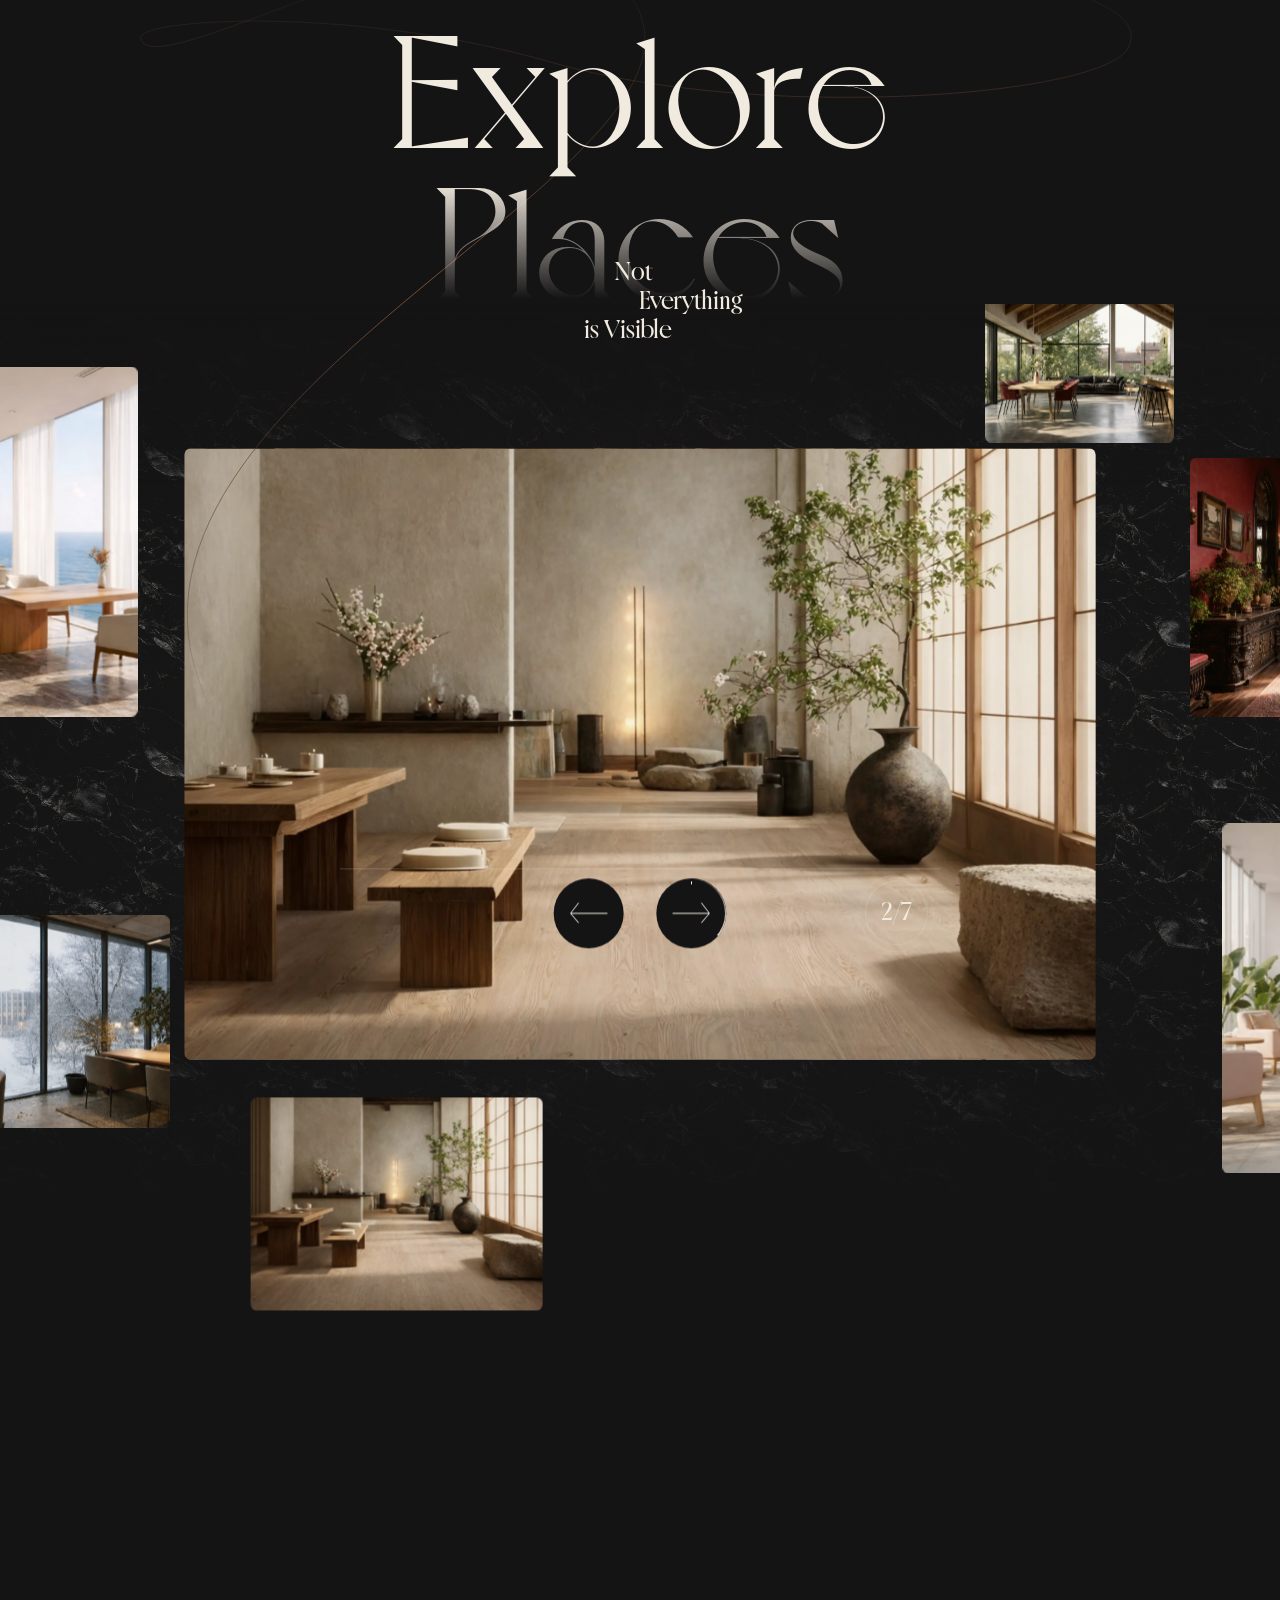
<file: section_crousal.html>
<!DOCTYPE html>
<html lang="en">
<head>
<meta charset="utf-8">
<meta name="viewport" content="width=device-width, initial-scale=1, viewport-fit=cover">
<title>Explore Places — The Obsidian Assembly</title>
<meta name="theme-color" content="#151415">
<meta name="color-scheme" content="dark">
<link rel="shortcut icon" type="image/x-icon" href="fav/favicon.ico">
<style>
/* ============== FONTS ============== */
@font-face{font-family:OTJubilee-Platinum;font-style:normal;src:url(fonts/OTJubilee-PlatinumRegular.woff2) format("woff2"),url(fonts/OTJubilee-PlatinumRegular.woff) format("woff")}
@font-face{ascent-override:100%;descent-override:10%;font-family:Voyage-Regular;font-style:normal;src:url(fonts/Voyage-Regular.woff2) format("woff2"),url(fonts/Voyage-Regular.woff) format("woff")}
@font-face{font-family:Switzer-Medium;font-style:normal;src:url(fonts/Switzer-Medium.woff2) format("woff2"),url(fonts/Switzer-Medium.woff) format("woff")}
@font-face{font-family:Switzer-Regular;font-style:normal;src:url(fonts/Switzer-Regular.woff2) format("woff2"),url(fonts/Switzer-Regular.woff) format("woff")}

/* ============== BASE TOKENS ============== */
:root{
  --c-white:#fff; --c-white-rgb:255,255,255;
  --c-black:#151415; --c-black-rgb:21,20,21;
  --c-yellow:#f1eade; --c-yellow-rgb:241,234,222;
  --c-brown:#7b5136; --c-brown-rgb:123,81,54;
  --c-grey:#3f383c; --c-grey-rgb:63,56,60;
  --f-cubic:cubic-bezier(0.35,0.35,0,1);
  --f-cubic-in:cubic-bezier(0.69,0,0,1);
  --f-fast:cubic-bezier(0.2,0.75,0.35,1);
  --f-smooth:cubic-bezier(0.5,0,0.3,1);
  --font-b-regular:"Switzer-Regular",system-ui,sans-serif;
  --font-b-medium:"Switzer-Medium",system-ui,sans-serif;
  --font-t-1:"OTJubilee-Platinum",serif;
  --font-t-2:"Voyage-Regular",serif;

  --type-step:1.25;
  --p:1rem;
  --m:calc(var(--p)/var(--type-step));
  --mm:calc(var(--m)/var(--type-step));
  --h6:calc(var(--p)*var(--type-step));
  --h5:calc(var(--h6)*var(--type-step));
  --h4:calc(var(--h5)*var(--type-step));
  --h3:calc(var(--h4)*var(--type-step));
  --h2:calc(var(--h3)*var(--type-step));
  --h1:calc(var(--h2)*var(--type-step));
  --h0:calc(var(--h1)*var(--type-step));
  --large:max(calc(var(--h0)*var(--type-step)*var(--type-step)),12.5vw);
  --large-lh:.95;
  --body-line-height:1.3;

  --g-columns:6; --columns:6;
  --g-gap:var(--p);
  --g-margin:var(--g-gap);
  --col:calc(100vw/6 - var(--g-margin)*2/6 - var(--g-gap)*5/6);
  --vh:1vh; --vw:1vw;

  --progress:0;
  --progress-ending:0;
}
@media (min-width:1024px){
  :root{--g-columns:12;--columns:12;--g-margin:calc(var(--g-gap)*2);--col:calc(100vw/12 - var(--g-margin)*2/12 - var(--g-gap)*11/12)}
}
@media (min-width:1024px) and (min-height:512px){html{font-size:20px}}
@media (min-width:1600px) and (min-height:800px){html{font-size:22px}}
@media (min-width:1920px) and (min-height:960px){html{font-size:24px}}

*,*::before,*::after{box-sizing:border-box}
html,body{margin:0;padding:0;background-color:var(--c-black);color:var(--c-yellow);font-family:var(--font-b-regular);font-size:16px;line-height:var(--body-line-height);-webkit-font-smoothing:antialiased;-moz-osx-font-smoothing:grayscale}
img,svg,video,canvas{display:block;max-width:100%}
button{background:transparent;border:none;color:inherit;font:inherit;cursor:pointer;padding:0}

.-w{margin:0 var(--g-margin)}
.-h5{font-size:var(--h5);line-height:1.15;font-family:var(--font-t-1)}
.-h6{font-size:var(--h6);line-height:1.2;font-family:var(--font-t-1)}
.-lrg{font-family:var(--font-t-2);font-size:var(--large);line-height:var(--large-lh)}
.-fit{display:block;width:100%;height:100%}
.-fit img{display:block;width:100%;height:100%;object-fit:cover}

/* split-text helpers (mirrors original .-lrg .-splitted intro) */
.-splitted{display:inline-flex;flex-wrap:wrap;--l-delay:0}
.-splitted .ch{
  display:inline-flex;will-change:contents;
  margin:-.25em -.05em;padding:.25em .05em;
  filter:blur(.05em);opacity:0;scale:1.6;
  transform:translateZ(0) skew(12deg,18deg);
  transition:opacity .9s var(--f-fast),scale .9s var(--f-fast),
             transform .9s var(--f-fast),filter .9s var(--f-fast),
             translate .9s var(--f-fast);
  transition-delay:calc(var(--char-random,0)*40ms);
  translate:calc(var(--dx,.25)*.5em) calc(var(--dy,1)*.5em);
}
.-splitted.-inview .ch{
  filter:blur(0);opacity:1;scale:1;
  transform:translateZ(0) skew(0,0);
  translate:0 0;
}

/* ============== c-places (Explore Places) ============== */
.c-places{
  background-color:var(--c-black);
  color:var(--c-yellow);
  padding-top:calc(var(--vh,1vh)*8);
  padding-bottom:var(--g-gap);
  position:relative;
}
.c-places .places-path{
  aspect-ratio:1440/1600;
  inset:calc(var(--large)*-1) 0 auto 0;
  pointer-events:none;
  position:absolute;
  z-index:1;
  width:100%;
}
.c-places .title{
  align-items:center;
  display:flex;flex-direction:column;
  justify-content:flex-end;
  text-align:center;
  z-index:2;
  position:relative;
}
.c-places .title span{position:relative;display:inline-block}
.c-places .title span.line-1{position:relative;z-index:2}
.c-places .title span.line-2{
  position:relative;z-index:1;
  margin:-1em;padding:1em;
  -webkit-mask-image:linear-gradient(180deg,#000 40%,transparent 65%);
  mask-image:linear-gradient(180deg,#000 40%,transparent 65%);
}
.c-places .caption{
  align-items:center;
  display:flex;flex-direction:column;
  justify-content:flex-start;
  position:relative;
  text-align:center;
  z-index:3;
  margin-top:var(--h4);
  font-family:var(--font-t-1);
  will-change:transform;
}
.c-places .caption span{display:block}
.c-places .caption span:first-child{translate:-.25em 0}
.c-places .caption span:nth-child(2){translate:2em 0}
.c-places .caption span:nth-child(3){translate:-.5em 0}

@media (min-width:1024px){
  /* match original exactly — no top padding on desktop, the title
     stacks naturally from the top of the section.                     */
  .c-places{padding-bottom:0;padding-top:0}
  .c-places .places-path{aspect-ratio:1440/1080}
  .c-places .caption{height:0;margin-top:0}
}

/* places-story container */
.c-places .places-story{
  contain:paint layout;
  width:100%;
  position:relative;
}
.c-places .places-story::before{
  background-image:linear-gradient(to bottom,var(--c-black),transparent);
  content:"";height:calc(var(--vh,1vh)*20);
  position:absolute;top:0;width:100%;
  z-index:1;
}
.c-places .places-story .gl{
  align-items:flex-start;
  background-color:transparent;
  display:flex;
  height:0;
  pointer-events:none;
  position:sticky;top:0;z-index:0;
}
.c-places .places-story .gl .relief-bg{
  height:calc(var(--vh,1vh)*100);
  width:100%;
  pointer-events:none;
  position:relative;
  z-index:0;
  background-color:var(--c-black);
}
.c-places .places-story .gl .relief-bg canvas{
  display:block;width:100%;height:100%;
}

.c-places .places-story .-w{margin-top:var(--h5);z-index:2;position:relative}
@media (min-width:1024px){
  .c-places .places-story .-w{margin-top:0}
}
.c-places .places-story .-w .sticky-container{--width:6}
.c-places .places-story .-w .sticky-container .-gc{
  background-color:transparent;
  height:calc(var(--vh,1vh)*60);
  position:relative;
  display:grid;
  grid-template-columns:repeat(var(--columns,1),1fr);
  grid-template-rows:repeat(var(--rows,1), var(--rowsHeight,auto));
  gap:var(--g-gap);
}
.c-places .places-story .-w .sticky-container .-gc > *{
  --left:1; --top:1; --width:1; --height:1;
  grid-column-end:calc(var(--left,1) + var(--width,1));
  grid-column-start:var(--left,1);
  grid-row-end:calc(var(--top,1) + var(--height,1));
  grid-row-start:var(--top,1);
}
.c-places .places-story .-w .sticky-container .-gc .i{display:none}

/* central sequence container */
.c-places .places-story .-w .sticky-container .-gc .sequence-container{
  --width:6;
  border-radius:.4rem;
  height:100%;
  overflow:hidden;
  position:relative;
}
.sequence-controller{
  --progress-ending:0;
  backface-visibility:hidden;
  display:grid;
  height:100%;
  place-items:center;
  position:relative;
  transform:translateZ(0);
  transform-style:preserve-3d;
  width:100%;
  will-change:transform;
}
.sequence-controller figure{
  grid-area:1/1;height:100%;
  position:relative;
  transform-origin:50% 100%;
  visibility:hidden;
  width:100%;
}
.sequence-controller figure img{
  height:100%;width:100%;
  object-fit:cover;
  position:absolute;inset:0;
  transform:translateZ(0) scale(1.5,1.2);
  transform-origin:100% 50%;
  transition:transform 2.2s var(--f-cubic);
}
.sequence-controller figure.-leaving{visibility:visible;z-index:2}
.sequence-controller figure.-entering{clip-path:inset(0 100% 0 0) !important;visibility:visible}
.sequence-controller figure.-leaving ~ .-entering{clip-path:inset(0 0 0 100%) !important}
.sequence-controller figure.-active{
  clip-path:inset(0 0 0 0);
  transition:clip-path 1.5s var(--f-cubic);
  visibility:visible;z-index:3;
}
.sequence-controller figure.-active img{transform:translateZ(0) scale(1)}

/* nav */
.c-places .places-story .-w .sticky-container .-gc .sequesnce-nav{
  --width:6;
  align-self:end;
  margin-bottom:var(--h5);
  position:relative;
  z-index:20;
}
.sequesnce-nav .place-name{
  display:grid;
  line-height:.7;
  margin-left:var(--g-gap);
  place-items:center start;
  vertical-align:baseline;
  white-space:nowrap;
}
.sequesnce-nav .place-name > *{grid-area:1/1}
.sequesnce-nav .place-name span{display:inline-flex;flex-wrap:nowrap}
.sequesnce-nav .place-name span .ch{
  display:inline-block;
  opacity:1;transform:translateZ(0) scale(1);
  transition:opacity .9s var(--f-cubic), transform .9s var(--f-cubic);
  transition-delay:calc(var(--char-index,0) * 75ms);
}
.sequesnce-nav .place-name.-entering span .ch{
  opacity:0;
  transform:translate3d(calc(.1em*var(--char-index,0)),.5em,0) scale(1.5);
}
.sequesnce-nav .place-name.-leaving span .ch{
  opacity:0;
  transform:translate3d(calc(-.1em*var(--char-index,0)),-.5em,0) scale(1.5);
}

.sequesnce-nav nav{
  align-items:center;
  border-top:1px solid rgba(var(--c-yellow-rgb),.2);
  display:grid;
  gap:var(--g-gap);
  grid-template-columns:repeat(6,1fr);
  padding-top:calc(var(--g-gap)/2);
}
.sequesnce-nav nav button{
  --direction:1;
  background-color:var(--c-black);
  border-radius:50%;
  clip-path:circle(calc(50% - 1px) at 50%);
  display:grid;
  grid-row-start:1;
  justify-self:center;
  overflow:hidden;
  padding:1rem;
  place-items:center;
  position:relative;
}
.sequesnce-nav nav button::before{
  background-color:var(--c-yellow);
  border-radius:50%;
  content:"";display:block;inset:0;
  position:absolute;
  scale:1 0;
  transform-origin:50% 100%;
  transition:scale 1.2s var(--f-cubic-in);
  z-index:1;
}
.sequesnce-nav nav button svg{
  grid-area:1/1;
  position:relative;
  transform-origin:50% 400%;
  transition:rotate 1.2s var(--f-cubic-in);
  width:2.5rem;
  z-index:1;
}
.sequesnce-nav nav button svg:first-child{
  fill:var(--c-yellow);
  rotate:calc(0deg*var(--direction));
}
.sequesnce-nav nav button svg:nth-child(2){
  fill:var(--c-black);
  rotate:calc(-90deg*var(--direction));
}
.sequesnce-nav nav button.prev{grid-column:2 / 3}
.sequesnce-nav nav button.next{
  background-image:linear-gradient(to bottom,transparent 5%,var(--c-yellow) 5%,var(--c-yellow) 10%,transparent 10%);
  background-position:50%;background-repeat:no-repeat;background-size:1px 100%;
  grid-column:5 / 6;
}
.sequesnce-nav nav button.next::after{
  background-image:conic-gradient(from 0deg,var(--c-black),var(--c-yellow) calc(var(--slide-progress, 0deg)),transparent 0);
  border-radius:50%;
  box-sizing:border-box;
  content:"";display:block;inset:0;
  -webkit-mask:linear-gradient(#fff 0 0) content-box,linear-gradient(#fff 0 0);
          mask:linear-gradient(#fff 0 0) content-box,linear-gradient(#fff 0 0);
  -webkit-mask-composite:xor;mask-composite:exclude;
  padding:2px;position:absolute;
  opacity:0;
}
.sequesnce-nav nav .order{
  align-items:center;display:flex;
  grid-column:5 / 7;grid-row-start:1;
  justify-content:center;justify-self:center;
  padding:1rem;position:relative;
  translate:0 calc(-100% - var(--h5));
  font-family:var(--font-t-1);
  font-size:var(--h5);
}
.sequesnce-nav nav .order::before,
.sequesnce-nav nav .order::after{
  border:1px solid rgba(var(--c-yellow-rgb),.2);
  border-radius:50%;content:"";display:block;
  padding:50% 0;position:absolute;width:100%;
}
.sequesnce-nav nav .order::after{
  border:1px solid rgba(var(--c-yellow-rgb),.1);
  padding:60% 0;width:120%;
}
.sequesnce-nav nav .order > span{display:flex}

/* hover anim for buttons */
@media (hover:hover){
  .sequesnce-nav nav button:hover::before{scale:1 1;transition:scale .9s var(--f-cubic)}
  .sequesnce-nav nav button:hover::after{opacity:0}
  .sequesnce-nav nav button:hover svg{transition:rotate .9s var(--f-cubic)}
  .sequesnce-nav nav button:hover svg:first-child{rotate:calc(90deg*var(--direction))}
  .sequesnce-nav nav button:hover svg:nth-child(2){rotate:calc(0deg*var(--direction))}
}

/* desktop layout (the parallax floating thumbnails + tall sticky) */
@media (min-width:1024px){
  .c-places .places-story .gl{position:sticky;top:0;z-index:0}
  .c-places .places-story .-w{margin-top:0}
  .c-places .places-story .-w .sticky-container{--top:2;--width:12;height:calc(var(--vh,1vh)*400)}
  .c-places .places-story .-w .sticky-container .-gc{
    grid-template-rows:repeat(20,1fr);
    height:calc(var(--vh,1vh)*100);
    position:sticky;
    row-gap:var(--g-gap);
    top:0;
  }
  .c-places .places-story .-w .sticky-container .-gc .i{
    border-radius:.4rem;
    display:block;
    will-change:transform;
    overflow:hidden;
  }
  .c-places .places-story .-w .sticky-container .-gc .i-1{--top:3;--height:4;--left:8;--width:2;
    transform:translate(calc(min(var(--progress)*2,1)*var(--vw,1vw)*30), calc(min(var(--progress)*2,1)*var(--vh,1vh)*-30));}
  .c-places .places-story .-w .sticky-container .-gc .i-2{--top:5;--height:6;--left:10;--width:3;
    transform:translate(calc(min(var(--progress)*2,1)*var(--vw,1vw)*30), calc(min(var(--progress)*2,1)*var(--vh,1vh)*-10));}
  .c-places .places-story .-w .sticky-container .-gc .i-3{--top:11;--height:8;--left:10;--width:3;
    transform:translate(calc(min(var(--progress)*2,1)*var(--vw,1vw)*35), calc(min(var(--progress)*2,1)*var(--vh,1vh)*10));}
  .c-places .places-story .-w .sticky-container .-gc .i-4{--top:15;--height:5;--left:4;--width:3;
    transform:translate(calc(min(var(--progress)*2,1)*var(--vw,1vw)*-20), calc(min(var(--progress)*2,1)*var(--vh,1vh)*30));}
  .c-places .places-story .-w .sticky-container .-gc .i-5{--top:13;--height:5;--left:1;--width:3;
    transform:translate(calc(min(var(--progress)*2,1)*var(--vw,1vw)*-30), calc(min(var(--progress)*2,1)*var(--vh,1vh)*10));}
  .c-places .places-story .-w .sticky-container .-gc .i-6{--top:5;--height:8;--left:1;--width:3;
    transform:translate(calc(min(var(--progress)*2,1)*var(--vw,1vw)*-35), calc(min(var(--progress)*2,1)*var(--vh,1vh)*-30));}

  .c-places .places-story .-w .sticky-container .-gc .sequence-container{
    --width:12;--height:20;
    --sc-offset-y:calc(30% - var(--g-gap)/1.5);
    --sc-offset-x:calc(25% + var(--g-gap)/4);
    --sc-calc-x:calc(var(--sc-offset-x)*(1 - min(var(--progress)*2,1)));
    --sc-calc-y:calc(var(--sc-offset-y)*(1 - min(var(--progress)*2,1)) + var(--g-gap));
    border-radius:initial;
    clip-path:inset(var(--sc-calc-y) var(--sc-calc-x) var(--sc-calc-y) var(--sc-calc-x) round .4rem);
  }
  .sequence-controller{
    --sctl-offset-x:calc(41.66667% + var(--g-gap)/2.5);
    --sctl-radius:calc(var(--col) + var(--g-gap)/2);
    --sctl-calc-y:calc(50%*var(--progress-ending) + var(--g-gap));
    --sctl-calc-x:calc(var(--sctl-offset-x)*var(--progress-ending));
    --sctl-calc-r:calc(var(--sctl-radius)*var(--progress-ending) + 0.4rem);
    clip-path:inset(var(--sctl-calc-y) var(--sctl-calc-x) var(--g-gap) var(--sctl-calc-x) round var(--sctl-calc-r) var(--sctl-calc-r) .4rem .4rem);
    scale:calc(.75 + min(var(--progress)*2,1)*.25);
  }
  .sequence-controller figure{scale:calc(1 - var(--progress-ending)/2)}
  .c-places .places-story .-w .sticky-container .-gc .sequesnce-nav{
    --left:4;--height:20;
    margin-bottom:0;
    transform:translate3d(0,calc(var(--vh,1vh)*-35 - (var(--vh,1vh)*-35 + var(--h0))*var(--progress)),0);
  }
  .sequesnce-nav nav button.prev{grid-column:3 / 4}
  .sequesnce-nav nav button.next{grid-column:4 / 5}
  .sequesnce-nav nav button.next::after{opacity:1;transition:opacity .6s var(--f-cubic)}
  .sequesnce-nav nav .order{grid-column:6 / 7;translate:0 0}
}
</style>
</head>
<body>

<!-- inline icon symbols -->
<svg width="0" height="0" style="position:absolute" aria-hidden="true">
  <symbol id="icon-50_arrow-right" viewBox="0 0 50 50"><polygon points="38.4 11.7 37.6 12.3 47 24.5 2 24.5 2 25.5 46.9 25.5 37.6 36.7 38.4 37.3 48.6 25 38.4 11.7"></polygon></symbol>
  <symbol id="icon-50_arrow-left"  viewBox="0 0 50 50"><polygon points="48 24.5 3 24.5 12.4 12.3 11.6 11.7 1.4 25 11.6 37.3 12.4 36.7 3.1 25.5 48 25.5 48 24.5"></polygon></symbol>
</svg>

<section class="c-places" id="places">

  <svg class="places-path" viewBox="0 0 1440 1080" preserveAspectRatio="none" aria-hidden="true">
    <linearGradient id="places-path-gradient" x1="0" y1="0" x2="0" y2="1">
      <stop offset="0"  stop-color="#15141500"/>
      <stop offset=".5" stop-color="#7b5136"/>
      <stop offset="1"  stop-color="#15141500"/>
    </linearGradient>
    <path fill="none" stroke="url(#places-path-gradient)" stroke-width="1"
      d="M517.1,0c246,127,804.3,132.3,752,234-27.9,54.4-412.5,84.1-649,16-228.9-65.9-467.4-48.1-462-27,15.1,59.1,394-184,527-73C924.7,350,14.1,621,250.1,1000"
      vector-effect="non-scaling-stroke"></path>
  </svg>

  <div class="title">
    <span class="-lrg line-1 -splitted" data-dx="0.25" data-dy="-1" data-text="Explore"></span>
    <span class="-lrg line-2 -splitted" data-dx="0.25" data-dy="-1" data-text="Places"></span>
  </div>

  <span class="caption -h5" id="caption" data-parallax="0.1">
    <span>Not</span>
    <span>Everything</span>
    <span>is Visible</span>
  </span>

  <div class="places-story" id="story">

    <div class="gl">
      <div class="relief-bg"><canvas></canvas></div>
    </div>

    <div class="-w">
      <div class="sticky-container" id="sticky">
        <div class="-gc" id="gridContent" style="--columns:1;--rows:1;">

          <!-- 6 floating parallax thumbnails (desktop only) -->
          <figure class="-fit i i-1"><img src="images/offices/2.webp" alt=""></figure>
          <figure class="-fit i i-2"><img src="images/offices/3.webp" alt=""></figure>
          <figure class="-fit i i-3"><img src="images/offices/4.webp" alt=""></figure>
          <figure class="-fit i i-4"><img src="images/offices/5.webp" alt=""></figure>
          <figure class="-fit i i-5"><img src="images/offices/6.webp" alt=""></figure>
          <figure class="-fit i i-6"><img src="images/offices/7.webp" alt=""></figure>

          <!-- Central image sequencer (7 stages) -->
          <div class="sequence-container">
            <div class="sequence-controller" id="seqctl">
              <figure class="-fit -active" data-i="0"><img src="images/offices/1.jpg" alt=""></figure>
              <figure class="-fit"          data-i="1"><img src="images/offices/2.jpg" alt=""></figure>
              <figure class="-fit"          data-i="2"><img src="images/offices/3.jpg" alt=""></figure>
              <figure class="-fit"          data-i="3"><img src="images/offices/4.jpg" alt=""></figure>
              <figure class="-fit"          data-i="4"><img src="images/offices/5.jpg" alt=""></figure>
              <figure class="-fit"          data-i="5"><img src="images/offices/6.jpg" alt=""></figure>
              <figure class="-fit"          data-i="6"><img src="images/offices/7.jpg" alt=""></figure>
            </div>
          </div>

          <!-- Nav -->
          <div class="sequesnce-nav">
            <span class="place-name -h5" id="placeName"><span></span></span>
            <nav>
              <button class="prev" id="prev" style="--direction:-1" aria-label="Previous place">
                <svg viewBox="0 0 50 50"><use href="#icon-50_arrow-left"></use></svg>
                <svg viewBox="0 0 50 50"><use href="#icon-50_arrow-left"></use></svg>
              </button>
              <button class="next" id="next" aria-label="Next place">
                <svg viewBox="0 0 50 50"><use href="#icon-50_arrow-right"></use></svg>
                <svg viewBox="0 0 50 50"><use href="#icon-50_arrow-right"></use></svg>
              </button>
              <div class="order"><span><span id="orderNum">1</span><span>/7</span></span></div>
            </nav>
          </div>

        </div>
      </div>
    </div>
  </div>
</section>

<script>
(function(){

  const PLACES = [
    "Lower Hall", "Inner Chamber", "The Passage", "Silent Room",
    "The Threshold", "The Vault", "Back Space"
  ];
  const N = 7;

  const root        = document.documentElement;
  const section     = document.getElementById('places');
  const story       = document.getElementById('story');
  const sticky      = document.getElementById('sticky');
  const seqctl      = document.getElementById('seqctl');
  const figs        = Array.from(seqctl.querySelectorAll('figure'));
  const captionEl   = document.getElementById('caption');
  const nameEl      = document.getElementById('placeName');
  const nameInner   = nameEl.querySelector('span');
  const orderNum    = document.getElementById('orderNum');
  const prevBtn     = document.getElementById('prev');
  const nextBtn     = document.getElementById('next');

  /* ---------- 1) Split-text: hydrate `.-splitted[data-text]` ---------- */
  function splitText(el, text) {
    el.innerHTML = '';
    [...text].forEach((c) => {
      const span = document.createElement('span');
      span.className = 'ch';
      span.style.setProperty('--char-random', Math.random() * 4);
      span.textContent = c === ' ' ? ' ' : c;
      el.appendChild(span);
    });
  }
  document.querySelectorAll('.-splitted[data-text]').forEach((el) => {
    const dx = el.getAttribute('data-dx');
    const dy = el.getAttribute('data-dy');
    if (dx) el.style.setProperty('--dx', dx);
    if (dy) el.style.setProperty('--dy', dy);
    splitText(el, el.getAttribute('data-text'));
  });

  /* Title reveal — IntersectionObserver + an immediate fallback so the
     chars always land within the first second.                           */
  const titleEls = document.querySelectorAll('.title .-splitted');
  const reveal = (el) => el.classList.add('-inview');
  const titleObs = new IntersectionObserver((entries) => {
    for (const e of entries) if (e.isIntersecting) reveal(e.target);
  }, { threshold: 0.05 });
  titleEls.forEach((el) => titleObs.observe(el));
  requestAnimationFrame(() => requestAnimationFrame(() => {
    titleEls.forEach(reveal);
  }));

  /* ---------- 2) Place-name swap with character animation ---------- */
  function writePlaceName(idx) {
    const text = PLACES[idx];
    nameInner.innerHTML = '';
    [...text].forEach((c, i) => {
      const span = document.createElement('span');
      span.className = 'ch';
      span.style.setProperty('--char-index', i);
      span.textContent = c === ' ' ? ' ' : c;
      nameInner.appendChild(span);
    });
  }
  writePlaceName(0);

  /* ---------- 3) Active sequence swap (wipe transition) ---------- */
  let current = 0;
  let _swapTimer = 0;
  function setActive(target) {
    target = ((target % N) + N) % N;
    if (target === current) return;
    clearTimeout(_swapTimer);

    const outgoing = figs[current];
    const incoming = figs[target];

    outgoing.classList.remove('-active');
    outgoing.classList.add('-leaving');
    incoming.classList.add('-entering');

    /* commit the wipe on the next frame so the entering clip-path
       transitions from inset(0 100% 0 0) → inset(0 0 0 0) */
    requestAnimationFrame(() => {
      incoming.classList.remove('-entering');
      incoming.classList.add('-active');
      _swapTimer = setTimeout(() => outgoing.classList.remove('-leaving'), 1500);
    });

    /* place-name leave-then-enter */
    nameEl.classList.remove('-entering');
    nameEl.classList.add('-leaving');
    setTimeout(() => {
      writePlaceName(target);
      nameEl.classList.remove('-leaving');
      nameEl.classList.add('-entering');
      requestAnimationFrame(() => {
        requestAnimationFrame(() => nameEl.classList.remove('-entering'));
      });
    }, 500);

    orderNum.textContent = (target + 1).toString();
    current = target;
  }
  prevBtn.addEventListener('click', () => setActive(current - 1));
  nextBtn.addEventListener('click', () => setActive(current + 1));

  /* ---------- 4) Grid: 12×20 on desktop, 1×1 on mobile ---------- */
  const gridEl = document.getElementById('gridContent');
  function syncGrid(){
    const desktop = window.innerWidth >= 1024;
    gridEl.style.setProperty('--columns', desktop ? 12 : 1);
    gridEl.style.setProperty('--rows',    desktop ? 20 : 1);
  }
  syncGrid();
  window.addEventListener('resize', syncGrid);

  /* ---------- 5) Scroll-driven --progress / --progress-ending / parallax
     with exp-damping so the motion is silky, not jumpy.                 */
  const parallaxFactor = parseFloat(captionEl.getAttribute('data-parallax')) || 0;
  const STATE = { target: 0, displayed: 0, _last: 0 };

  function readScroll() {
    const rect  = sticky.getBoundingClientRect();
    const total = sticky.offsetHeight - window.innerHeight;
    let scrolled = -rect.top;
    if (scrolled < 0) scrolled = 0;
    if (scrolled > total) scrolled = total;
    STATE.target = total > 0 ? scrolled / total : 0;
  }
  window.addEventListener('scroll', readScroll, { passive:true });
  window.addEventListener('resize', readScroll);
  readScroll();
  STATE.displayed = STATE.target;

  function tick(now) {
    requestAnimationFrame(tick);
    const dt = Math.min(0.1, STATE._last ? (now - STATE._last) / 1000 : 0.016);
    STATE._last = now;

    /* exp-damp the scroll target into displayed (rate ~6/s) */
    const k = 1 - Math.exp(-6 * dt);
    STATE.displayed += (STATE.target - STATE.displayed) * k;
    const t = STATE.displayed;

    /* match original timing: thumbnails done by 50%, end-clip 70→100% */
    const p  = Math.min(1, t / 0.5);
    const pe = Math.max(0, Math.min(1, (t - 0.7) / 0.3));
    root.style.setProperty('--progress',        p.toFixed(4));
    root.style.setProperty('--progress-ending', pe.toFixed(4));

    /* auto-advance through 7 stages, but only across the inner 65% of
       scroll so the slide settles before the end clip-path animation. */
    const stageT = Math.min(1, t / 0.65);
    const target = Math.min(N - 1, Math.floor(stageT * N));
    if (target !== current) setActive(target);

    /* conic-gradient "slide-progress" on the next button */
    const localT = (stageT * N) - Math.floor(stageT * N);
    nextBtn.style.setProperty('--slide-progress', (localT * 360).toFixed(1) + 'deg');

    /* caption parallax — translates against scroll */
    const sectRect = section.getBoundingClientRect();
    const shift = (window.innerHeight*0.5 - sectRect.top) * parallaxFactor;
    captionEl.style.transform = 'translate3d(0,' + (-shift).toFixed(1) + 'px,0)';
  }
  requestAnimationFrame(tick);

  /* ---------- 5) Mouse-lit relief background -----------------------------
     A 2D canvas paints the tiled stone-wall and a soft warm radial light
     that follows the pointer. Matches the visual mood of the original
     "DynamicReliefLampEffect" without requiring a height-field GPU sim. */
  (function initReliefBg(){
    const wrap = document.querySelector('.relief-bg');
    if (!wrap) return;
    const canvas = wrap.querySelector('canvas');
    if (!canvas) return;
    canvas.style.display = 'block';
    const ctx = canvas.getContext('2d');
    if (!ctx) return;

    const stone = new Image();
    stone.src = 'images/home/stone-wall.webp';
    let stoneReady = false;
    stone.onload = () => { stoneReady = true; };

    let dpr = Math.min(window.devicePixelRatio || 1, 2);
    let cssW = 0, cssH = 0;
    function resize() {
      const r = wrap.getBoundingClientRect();
      cssW = Math.max(1, r.width);
      cssH = Math.max(1, r.height);
      canvas.width  = Math.floor(cssW * dpr);
      canvas.height = Math.floor(cssH * dpr);
    }
    resize();
    window.addEventListener('resize', resize);

    /* pointer state — smoothly chases the real pointer for an inertial
       lamp drift, falls back to the canvas centre when not hovering. */
    const target  = { x: cssW*0.5, y: cssH*0.5, active: 0 };
    const current = { x: target.x, y: target.y, active: 0 };

    function onMove(e){
      const r = wrap.getBoundingClientRect();
      target.x = e.clientX - r.left;
      target.y = e.clientY - r.top;
      target.active = 1;
    }
    function onLeave(){ target.active = 0; }
    window.addEventListener('pointermove', onMove,  { passive:true });
    window.addEventListener('pointerout',  onLeave, { passive:true });

    function frame(){
      requestAnimationFrame(frame);

      /* exp-damp pointer toward target */
      const k = 0.10;
      current.x += (target.x - current.x) * k;
      current.y += (target.y - current.y) * k;
      current.active += ((target.active ? 1 : 0.55) - current.active) * 0.06;

      ctx.save();
      ctx.scale(dpr, dpr);
      /* black backdrop */
      ctx.fillStyle = '#151415';
      ctx.fillRect(0, 0, cssW, cssH);

      /* tiled stone-wall */
      if (stoneReady) {
        const tile = Math.max(280, Math.min(cssW, cssH) / 2);
        const pat = ctx.createPattern(stone, 'repeat');
        if (pat) {
          ctx.globalAlpha = 0.55;
          ctx.fillStyle = pat;
          /* scale the pattern by drawing through transform */
          const m = (typeof DOMMatrix === 'function') ? new DOMMatrix() : null;
          if (m && pat.setTransform) {
            m.scaleSelf(tile / stone.naturalWidth);
            pat.setTransform(m);
          }
          ctx.fillRect(0, 0, cssW, cssH);
          ctx.globalAlpha = 1;
        }
      }

      /* warm radial lamp around the pointer */
      const radius = Math.max(cssW, cssH) * 0.55;
      const intensity = 0.65 * Math.max(0.2, current.active);
      const grad = ctx.createRadialGradient(
        current.x, current.y, 0,
        current.x, current.y, radius
      );
      grad.addColorStop(0,    'rgba(168, 124,  78, ' + (0.42*intensity).toFixed(3) + ')');
      grad.addColorStop(0.45, 'rgba(123,  81,  54, ' + (0.18*intensity).toFixed(3) + ')');
      grad.addColorStop(1,    'rgba(21,   20,  21, 0)');
      ctx.globalCompositeOperation = 'screen';
      ctx.fillStyle = grad;
      ctx.fillRect(0, 0, cssW, cssH);
      ctx.globalCompositeOperation = 'source-over';

      /* bottom fade to seamless black */
      const fade = ctx.createLinearGradient(0, cssH*0.55, 0, cssH);
      fade.addColorStop(0, 'rgba(21,20,21,0)');
      fade.addColorStop(1, 'rgba(21,20,21,1)');
      ctx.fillStyle = fade;
      ctx.fillRect(0, 0, cssW, cssH);

      /* top fade so the title can sit clean over it */
      const fadeTop = ctx.createLinearGradient(0, 0, 0, cssH*0.25);
      fadeTop.addColorStop(0, 'rgba(21,20,21,1)');
      fadeTop.addColorStop(1, 'rgba(21,20,21,0)');
      ctx.fillStyle = fadeTop;
      ctx.fillRect(0, 0, cssW, cssH);

      ctx.restore();
    }
    requestAnimationFrame(frame);
  })();

})();
</script>
</body>
</html>
</file>
<file: _nuxt/BaseButton.f15eb43b.css>
.button[data-v-f52f19c3]{-webkit-tap-highlight-color:transparent;--border-radius:.4rem;align-items:center;background-color:rgba(var(--c-yellow-rgb),1);border:2px solid transparent;border-radius:var(--border-radius);box-sizing:border-box;clip-path:inset(1px 1px 1px 1px round var(--border-radius));display:flex;justify-content:center;overflow:hidden;padding:calc(var(--g-gap)/3) calc(var(--g-gap)/2);position:relative}.button>span[data-v-f52f19c3]{color:rgba(var(--c-black-rgb),1);position:relative;white-space:nowrap}.button.-big[data-v-f52f19c3]{background-color:var(--c-white);justify-content:left;padding-bottom:var(--h5)}.button.-big[data-v-f52f19c3]:after{background-color:var(--c-black);border-radius:50%;bottom:var(--border-radius);content:"";height:var(--border-radius);position:absolute;right:var(--border-radius);width:var(--border-radius)}.button.-reverse[data-v-f52f19c3]{-webkit-backdrop-filter:blur(.5rem);backdrop-filter:blur(.5rem);background-color:rgba(var(--c-white-rgb),.1);border-top:2px solid rgba(var(--c-white-rgb),.2)}.button.-reverse>span[data-v-f52f19c3]{color:rgba(var(--c-yellow-rgb),1)}@media (min-width:1024px){.button[data-v-f52f19c3]{-webkit-backdrop-filter:blur(.5rem);backdrop-filter:blur(.5rem);transform:translateZ(0);transition:background-color .9s var(--f-cubic),border-top .9s var(--f-cubic)}.button[data-v-f52f19c3]:before{background-color:var(--c-black);border-radius:50% 50% 0 0;content:"";display:block;height:100%;top:0;right:0;bottom:0;left:0;position:absolute;transition:border-radius .9s var(--f-cubic),translate .9s var(--f-cubic);translate:0 101%;width:100%}.button>span[data-v-f52f19c3]{transition:color .3s var(--f-cubic)}.button>span[data-v-f52f19c3] .-s-char{position:relative;transform:translateZ(0);transition:translate .9s var(--f-cubic);transition-delay:0s;translate:0 0}.button>span[data-v-f52f19c3] .-s-char:after{color:rgba(var(--c-yellow-rgb),0);content:attr(data-split-content);display:inline-block;top:0;right:0;bottom:0;left:0;position:absolute;scale:calc(1.2 + var(--char-center)*.1);transform:translateZ(0);transition:translate .9s var(--f-cubic),color .9s var(--f-cubic),scale .9s var(--f-cubic),color .9s var(--f-cubic);transition-delay:0s;translate:0 100%}.button.-big[data-v-f52f19c3]{background-color:rgba(var(--c-white-rgb),1)}.button.-big[data-v-f52f19c3]:after{scale:1;transition:background-color .9s var(--f-cubic),scale .9s var(--f-cubic)}.button[data-v-f52f19c3]:not(.-disabled):hover{background-color:rgba(var(--c-yellow-rgb),.1);border-top:2px solid rgba(var(--c-white-rgb),0)}.button[data-v-f52f19c3]:not(.-disabled):hover:before{border-radius:var(--border-radius);transition:border-radius .3s var(--f-fast),translate .9s var(--f-cubic);translate:0 0}.button:not(.-disabled):hover>span[data-v-f52f19c3]{color:rgba(var(--c-black-rgb),0)!important}.button:not(.-disabled):hover>span[data-v-f52f19c3] .-s-char{transition-delay:calc(var(--char-center)*.03s);translate:0 -50%}.button:not(.-disabled):hover>span[data-v-f52f19c3] .-s-char:after{color:rgba(var(--c-yellow-rgb),1);scale:1;transition-delay:calc(var(--char-center)*.03s);translate:0 50%}.button.-big[data-v-f52f19c3]:not(.-disabled):hover:after{background-color:var(--c-brown);scale:.5}.button.-exact-active[data-v-f52f19c3]{background-color:rgba(var(--c-yellow-rgb),.1);border-top:2px solid rgba(var(--c-white-rgb),0);cursor:default}.button.-exact-active[data-v-f52f19c3]:before{background-color:var(--c-grey);border-radius:var(--border-radius);translate:0 0}.button.-exact-active>span[data-v-f52f19c3]{color:rgba(var(--c-yellow-rgb),1)!important}}
</file>
<file: _nuxt/BaseImage.db5c7078.css>
.-w[data-v-e764b164]{grid-column-gap:var(--g-gap);box-sizing:border-box;display:grid;grid-template-columns:repeat(var(--g-columns,12),1fr);grid-template-rows:repeat(var(--rows,1),var(--rows-height,auto));margin:0 var(--g-margin);position:relative}.-w[data-v-e764b164]>*{--left:1;--top:1;--width:1;--height:1;grid-column-end:calc(var(--left, 1) + var(--width, 1));grid-column-start:var(--left,1);grid-row-end:calc(var(--top, 1) + var(--height, 1));grid-row-start:var(--top,1)}figure[data-v-ec47b9e2]{overflow:hidden;position:relative}figure.-fit[data-v-ec47b9e2]{align-items:center;display:flex;justify-content:center}figure.-fit img[data-v-ec47b9e2]{height:100%;-o-object-fit:cover;object-fit:cover;position:absolute;width:100%}
</file>
<file: _nuxt/BaseInput.efcf234c.css>
@charset "UTF-8";.field[data-v-8910626f]{grid-column-gap:var(--g-gap);align-items:end;border-bottom:1px solid rgba(var(--c-black-rgb),.2);display:grid;grid-template-columns:repeat(var(--columns),1fr);justify-content:stretch;padding-top:calc(var(--mm));position:relative}.field[data-v-8910626f]>*{grid-area:1/1}.field label[data-v-8910626f]{grid-column-end:3;grid-column-start:1;justify-self:start;white-space:nowrap}.field label:has(span) span[data-v-8910626f]{display:block}.field .placeholder[data-v-8910626f]{align-self:end;color:rgba(var(--c-black-rgb),.1);filter:blur(.1rem);grid-column-end:calc(var(--columns) + 1);grid-column-start:3;pointer-events:none;white-space:nowrap}.field .-t-placeholder-enter-active[data-v-8910626f],.field .-t-placeholder-leave-active[data-v-8910626f]{color:rgba(var(--c-black-rgb),.1);filter:blur(.1rem);transition:color 3s var(--f-cubic),filter 2.1s var(--f-cubic)}.field .-t-placeholder-enter-from[data-v-8910626f],.field .-t-placeholder-leave-to[data-v-8910626f]{color:rgba(var(--c-black-rgb),0);filter:blur(.75rem)}.field input[data-v-8910626f],.field textarea[data-v-8910626f]{box-shadow:none!important;padding:0}.field input[data-v-8910626f]{grid-column-start:3;margin-bottom:-.15em;margin-top:calc(var(--mm))}.field input[data-v-8910626f],.field textarea[data-v-8910626f]{grid-column-end:calc(var(--columns) + 1)}.field textarea[data-v-8910626f]{border-top:1px solid rgba(var(--c-black-rgb),.2);grid-column-start:1;grid-row-end:3;grid-row-start:2}.field .validation[data-v-8910626f]{-webkit-backdrop-filter:blur(.25rem);backdrop-filter:blur(.25rem);background-color:rgba(var(--c-black-rgb),.6);border-radius:0 0 .2rem .2rem;color:var(--c-white);inset:100% auto auto 0;padding:0 calc(var(--mm)/2);position:absolute}.field .select[data-v-8910626f]{align-items:center;display:flex;justify-content:flex-start;position:relative}.field .select[data-v-8910626f] ::-moz-selection{background-color:transparent}.field .select[data-v-8910626f] ::selection{background-color:transparent}.field .select .select-body[data-v-8910626f]{align-items:center;cursor:pointer;display:flex;position:relative}.field .select .select-body figure[data-v-8910626f]{align-items:center;display:flex;height:1.2rem;justify-content:center;position:relative;width:1.2rem}.field .select .select-body figure svg[data-v-8910626f]{width:.8rem}.field .select .select-body figure .close[data-v-8910626f]{position:absolute;width:100%}.field .select .select-body figure .-t-drop-enter-active[data-v-8910626f]{opacity:1;transform:translateZ(0);transition:transform .3s var(--f-cubic),opacity .3s var(--f-cubic)}.field .select .select-body figure .-t-drop-enter-from[data-v-8910626f]{opacity:0;transform:translate3d(0,-.5rem,0)}.field .select .select-body figure .-t-close-enter-active[data-v-8910626f]{transform:scale(1) translateZ(0);transition:transform .3s var(--f-cubic),opacity .3s var(--f-cubic)}.field .select .select-body figure .-t-close-enter-from[data-v-8910626f]{transform:scale(1.5) translateZ(0)}.field .select .options[data-v-8910626f]{background-color:var(--c-black);color:var(--c-white);display:flex;flex-wrap:wrap;left:0;-webkit-mask:url(https://obsidianassembly.com/images/r16.svg);mask:url(https://obsidianassembly.com/images/r16.svg);padding:1rem;position:absolute;top:100%;z-index:20}.field .select .options[data-v-8910626f] ::-moz-selection{background-color:transparent}.field .select .options[data-v-8910626f] ::selection{background-color:transparent}.field .select .options .option[data-v-8910626f]{cursor:pointer;white-space:nowrap}.field .select .options .option[data-v-8910626f]:after{content:", "}.field .select .options .option[data-v-8910626f]:last-child:after{content:none}.field .select .-t-options-enter-active[data-v-8910626f]{transition-duration:1.2s}.field .select .-t-options-enter-active .option[data-v-8910626f]{opacity:1;transform:translate3d(0);transition:opacity .3s var(--f-cubic);transition-delay:calc(var(--i-delay)*.0375s)}.field .select .-t-options-enter-from .option[data-v-8910626f]{opacity:0}.field .select.-active .select-body[data-v-8910626f]{background-image:none}.field:has(textarea) .placeholder[data-v-8910626f]{align-self:start;grid-column-end:calc(var(--columns) + 1);grid-column-start:1;grid-row-end:3;grid-row-start:2;margin-top:calc(var(--mm)/10)}.-h3 .select .select-body svg[data-v-8910626f]{margin-top:.4rem}@media (min-width:1024px){.field label.-h4[data-v-8910626f],.field label.-hp[data-v-8910626f]{margin-bottom:calc(var(--mm)/2)}.field label.-h6[data-v-8910626f],.field label.-hm[data-v-8910626f]{margin-bottom:calc(var(--mm)/4)}.field .select .options .option[data-v-8910626f]{transition:color .3s var(--f-cubic)}.field .select .options:hover:has(.option:hover) .option[data-v-8910626f]{color:var(--c-grey-dark)}.field .select .options:hover .option[data-v-8910626f]:hover{color:var(--c-berry)!important;transition:initial}}
</file>
<file: _nuxt/MainFooter.8675ce94.css>
footer[data-v-a41b36d1]{overflow:hidden;padding-top:var(--large);position:relative;transform:translateZ(0);z-index:40}footer .underlay[data-v-a41b36d1]{background-color:var(--c-black);top:0;right:0;bottom:0;left:0;position:absolute}footer .underlay[data-v-a41b36d1]:before{background-image:url(../images/home/stone-wall.webp);background-repeat:repeat;background-size:50%;content:"";display:block;top:0;right:0;bottom:0;left:0;-webkit-mask-image:url(../images/main/mask-fade-20.webp);mask-image:url(../images/main/mask-fade-20.webp);-webkit-mask-position:center;mask-position:center;-webkit-mask-repeat:no-repeat;mask-repeat:no-repeat;-webkit-mask-size:100% 100%;mask-size:100% 100%;position:absolute}footer .-w.block[data-v-a41b36d1]{background-color:var(--c-white);background-image:url(../images/main/footer-path.svg),linear-gradient(180deg,var(--c-white) 60%,var(--c-yellow));background-repeat:no-repeat,no-repeat;background-size:96% 80%,100%;border-radius:var(--h3);color:var(--c-black);padding-bottom:var(--h6);padding-top:var(--h6);position:relative;z-index:50}footer .-w.block[data-v-a41b36d1]:before{background-color:var(--c-white);bottom:calc(100% - 1px);-webkit-mask:url(../images/star-mask.svg);mask:url(../images/star-mask.svg);-webkit-mask-position:top;mask-position:top;-webkit-mask-size:100% auto;mask-size:100% auto}footer .-w.block[data-v-a41b36d1]:after,footer .-w.block[data-v-a41b36d1]:before{content:"";display:block;height:calc(var(--vw, 1vw)*12);left:0;margin-left:auto;margin-right:auto;position:absolute;right:0;width:calc(var(--vw, 1vw)*24);z-index:1}footer .-w.block[data-v-a41b36d1]:after{background-color:var(--c-yellow);-webkit-mask:url(../images/star-mask.svg);mask:url(../images/star-mask.svg);-webkit-mask-position:bottom;mask-position:bottom;-webkit-mask-size:100% auto;mask-size:100% auto;top:calc(100% - 1px)}footer .-w.block .no-so-me[data-v-a41b36d1]{--top:1;--left:5;--width:2;align-self:start;color:var(--c-white);display:block;justify-self:end;margin-right:var(--g-gap);text-align:right;translate:0 calc((var(--h6) + var(--p))*-1)}footer .-w.block .independent[data-v-a41b36d1]{--top:1;--left:4;--width:3;align-self:start;padding-right:var(--g-gap)}footer .-w.block .operating[data-v-a41b36d1]{--top:1;--left:1;--width:3;align-self:end;margin-bottom:var(--h3);margin-left:var(--g-gap)}footer .-w.block .operating span[data-v-a41b36d1]{display:block}footer .-w.block .operating span[data-v-a41b36d1]:nth-child(2){margin-left:1em}footer .-w.block .operating span[data-v-a41b36d1]:nth-child(3){margin-left:1.5em}footer .-w.block nav[data-v-a41b36d1]{--top:2;--height:1;--left:1;--width:6;-moz-column-gap:var(--g-gap);column-gap:var(--g-gap);display:grid;grid-template-columns:repeat(6,1fr);margin-bottom:var(--h3)}footer .-w.block nav a[data-v-a41b36d1],footer .-w.block nav span[data-v-a41b36d1]{border-radius:var(--g-gap);color:var(--c-black);flex-wrap:nowrap;font-family:var(--font-t-2);grid-column-end:9;justify-self:start;margin-left:calc(var(--p)*-1);overflow:hidden;padding-bottom:calc(var(--mm)/2);padding-left:var(--p);padding-right:var(--p);position:relative}footer .-w.block nav a[data-v-a41b36d1] .-s-char,footer .-w.block nav span[data-v-a41b36d1] .-s-char{position:relative;transform:translateZ(0);transition:translate calc(.9s + var(--char-index)*.15s) var(--f-cubic);translate:0 0}footer .-w.block nav a[data-v-a41b36d1]:before{background-image:linear-gradient(0deg,transparent calc(50% - 1px),var(--c-black) calc(50% - 1px),var(--c-black) calc(50% + 1px),transparent calc(50% + 1px)),linear-gradient(90deg,transparent calc(50% - 1px),var(--c-black) calc(50% - 1px),var(--c-black) calc(50% + 1px),transparent calc(50% + 1px));background-position:50%;background-repeat:no-repeat;bottom:var(--h6);content:"";display:block;height:var(--mm);left:0;position:absolute;transform:rotate(0) scale(.65) translateZ(0);transition:transform 1.2s var(--f-cubic-in);width:var(--mm)}footer .-w.block nav a.places[data-v-a41b36d1]{grid-column-start:3;grid-row-end:2}footer .-w.block nav a.objects[data-v-a41b36d1]{grid-column-start:4;grid-row-end:3;grid-row-start:2}footer .-w.block nav a.about[data-v-a41b36d1]{grid-column-start:1;grid-row-end:4;grid-row-start:3;translate:calc(var(--g-gap)*2) 0}footer .-w.block nav span.contacts[data-v-a41b36d1]{cursor:not-allowed;grid-column-start:3;grid-row-end:5;grid-row-start:4}footer .-w.block nav span.contacts[data-v-a41b36d1]:after{background-color:var(--c-black);content:"";display:block;height:1px;inset:60% 0 auto 0;position:absolute;scale:1 1;transform-origin:0 50%;transition:scale .9s var(--f-cubic)}footer .-w.block nav a.people[data-v-a41b36d1]{grid-column-start:3;grid-row-end:6;grid-row-start:5}footer .-w.block .copy[data-v-a41b36d1]{--top:4;--width:2;align-self:end;justify-self:start;margin-left:var(--g-gap)}footer .-w.block .expression[data-v-a41b36d1]{--top:3;--left:4;--width:3;align-self:end;padding-right:var(--g-gap)}footer .-w.block .credits[data-v-a41b36d1]{--top:4;--left:4;--width:3;align-self:end;color:var(--c-black);justify-self:start;margin-top:var(--p);padding-right:var(--g-gap)}footer .-w.after[data-v-a41b36d1]{align-items:baseline;padding-bottom:var(--h2);padding-top:var(--h1)}footer .-w.after a[data-v-a41b36d1]{--width:2;color:var(--c-yellow);display:flex;flex-direction:column;justify-self:start;pointer-events:all;position:relative;transition:color .9s var(--f-cubic)}footer .-w.after a .-h5[data-v-a41b36d1]{display:block;line-height:.85}footer .-w.after a .the[data-v-a41b36d1]{margin-left:.85em}footer .-w.after a .assembly[data-v-a41b36d1]{margin-left:1em}footer .-w.after .slash[data-v-a41b36d1],footer .-w.after>p[data-v-a41b36d1]{color:rgba(var(--c-yellow-rgb),.4)}footer .-w.after .slash[data-v-a41b36d1]{--top:2;--left:1;justify-self:start}footer .-w.after .ip-1[data-v-a41b36d1]{--top:2;--left:2;--width:4}footer .-w.after .ip-1 a[data-v-a41b36d1]{color:rgba(var(--c-yellow-rgb),.6)}footer .-w.after .ip-2[data-v-a41b36d1]{--top:3;--left:2;--width:4;margin-top:var(--p)}footer .-w.after figure[data-v-a41b36d1]{--top:1;--left:3;--width:2;align-self:end;justify-self:center;width:2.5rem}footer .stone-3[data-v-a41b36d1]{bottom:10%;position:absolute;right:5%;transform:translate3d(0,calc(var(--vh, 1vh)*-15*var(--progress)),0) rotate(calc(60deg - var(--progress)*30deg));width:25%;z-index:50}footer.-home .underlay[data-v-a41b36d1]{background-color:var(--c-black);top:0;right:0;bottom:0;left:0;-webkit-mask-image:url(../images/main/footer-mask.svg);mask-image:url(../images/main/footer-mask.svg);-webkit-mask-position:50% 0;mask-position:50% 0;-webkit-mask-repeat:no-repeat;mask-repeat:no-repeat;-webkit-mask-size:100% auto;mask-size:100% auto;position:absolute}@media (min-width:1024px){footer .-w.block[data-v-a41b36d1]:after,footer .-w.block[data-v-a41b36d1]:before{height:calc(var(--vw, 1vw)*3);width:calc(var(--vw, 1vw)*6)}footer .-w.block .no-so-me[data-v-a41b36d1]{--left:11}footer .-w.block .independent[data-v-a41b36d1]{--left:1;--width:2;margin-left:var(--g-gap);padding-right:0}footer .-w.block .operating[data-v-a41b36d1]{--top:2;--left:2;margin-bottom:calc(var(--h2)*2);margin-left:0}footer .-w.block nav[data-v-a41b36d1]{--top:1;--height:2;--left:5;--width:8;grid-template-columns:repeat(8,1fr);margin-bottom:calc(var(--h2)*2);row-gap:var(--mm)}footer .-w.block nav a[data-v-a41b36d1] .-s-char:after,footer .-w.block nav span[data-v-a41b36d1] .-s-char:after{color:var(--c-black);content:attr(data-split-content);display:inline-block;top:0;right:0;bottom:0;left:0;position:absolute;rotate:60deg;scale:1.5;transform-origin:0 100%;transition:scale calc(.9s + var(--char-index)*.15s) var(--f-cubic),rotate calc(.9s + var(--char-index)*.15s) var(--f-cubic);translate:0 105%}footer .-w.block nav a[data-v-a41b36d1]:before{bottom:var(--h4)}footer .-w.block nav a[data-v-a41b36d1]:hover:before,footer .-w.block nav span[data-v-a41b36d1]:hover:before{transform:rotate(-180deg) scale(1) translateZ(0)}footer .-w.block nav a[data-v-a41b36d1]:hover .-s-char,footer .-w.block nav span[data-v-a41b36d1]:hover .-s-char{translate:0 -105%}footer .-w.block nav a[data-v-a41b36d1]:hover .-s-char:after,footer .-w.block nav span[data-v-a41b36d1]:hover .-s-char:after{rotate:0deg;scale:1}footer .-w.block nav a.places[data-v-a41b36d1]{grid-column-start:2}footer .-w.block nav a.objects[data-v-a41b36d1]{grid-column-start:4}footer .-w.block nav a.about[data-v-a41b36d1]{translate:none}footer .-w.block nav span.contacts[data-v-a41b36d1]{grid-column-start:5;grid-row-end:4;grid-row-start:3}footer .-w.block nav span.contacts[data-v-a41b36d1]:after{scale:0 1}footer .-w.block nav span.contacts[data-v-a41b36d1]:hover:after{scale:1 1;transition:scale .9s var(--f-cubic-in)}footer .-w.block nav a.people[data-v-a41b36d1]{grid-column-start:3;grid-row-end:5;grid-row-start:4}footer .-w.block .copy[data-v-a41b36d1]{--top:3}footer .-w.block .expression[data-v-a41b36d1]{--top:3;--left:5;--width:2;padding-right:0}footer .-w.block .credits[data-v-a41b36d1]{--top:3;--left:8;--width:4;padding-right:0}footer .-w.after[data-v-a41b36d1]{padding-bottom:var(--p)}footer .-w.after[data-v-a41b36d1]>*{opacity:calc(-5 + var(--progress)*6);transform:translate3d(0,calc(var(--h0)*-1 + var(--progress)*var(--h0)),0)}footer .-w.after a[data-v-a41b36d1]:hover{color:var(--c-white)}footer .-w.after .slash[data-v-a41b36d1]{--top:1;--left:3}footer .-w.after .ip-1[data-v-a41b36d1]{--top:1;--left:5;--width:2}footer .-w.after .ip-2[data-v-a41b36d1]{--top:1;--left:8;--width:3;margin-top:0}footer .-w.after figure[data-v-a41b36d1]{--top:2;--left:3;--width:2;transform:translate3d(0,calc(var(--h0)*-5 + var(--progress)*5*var(--h0)),0)}footer .stone-3[data-v-a41b36d1]{bottom:0;right:10%;width:12%}}
</file>
